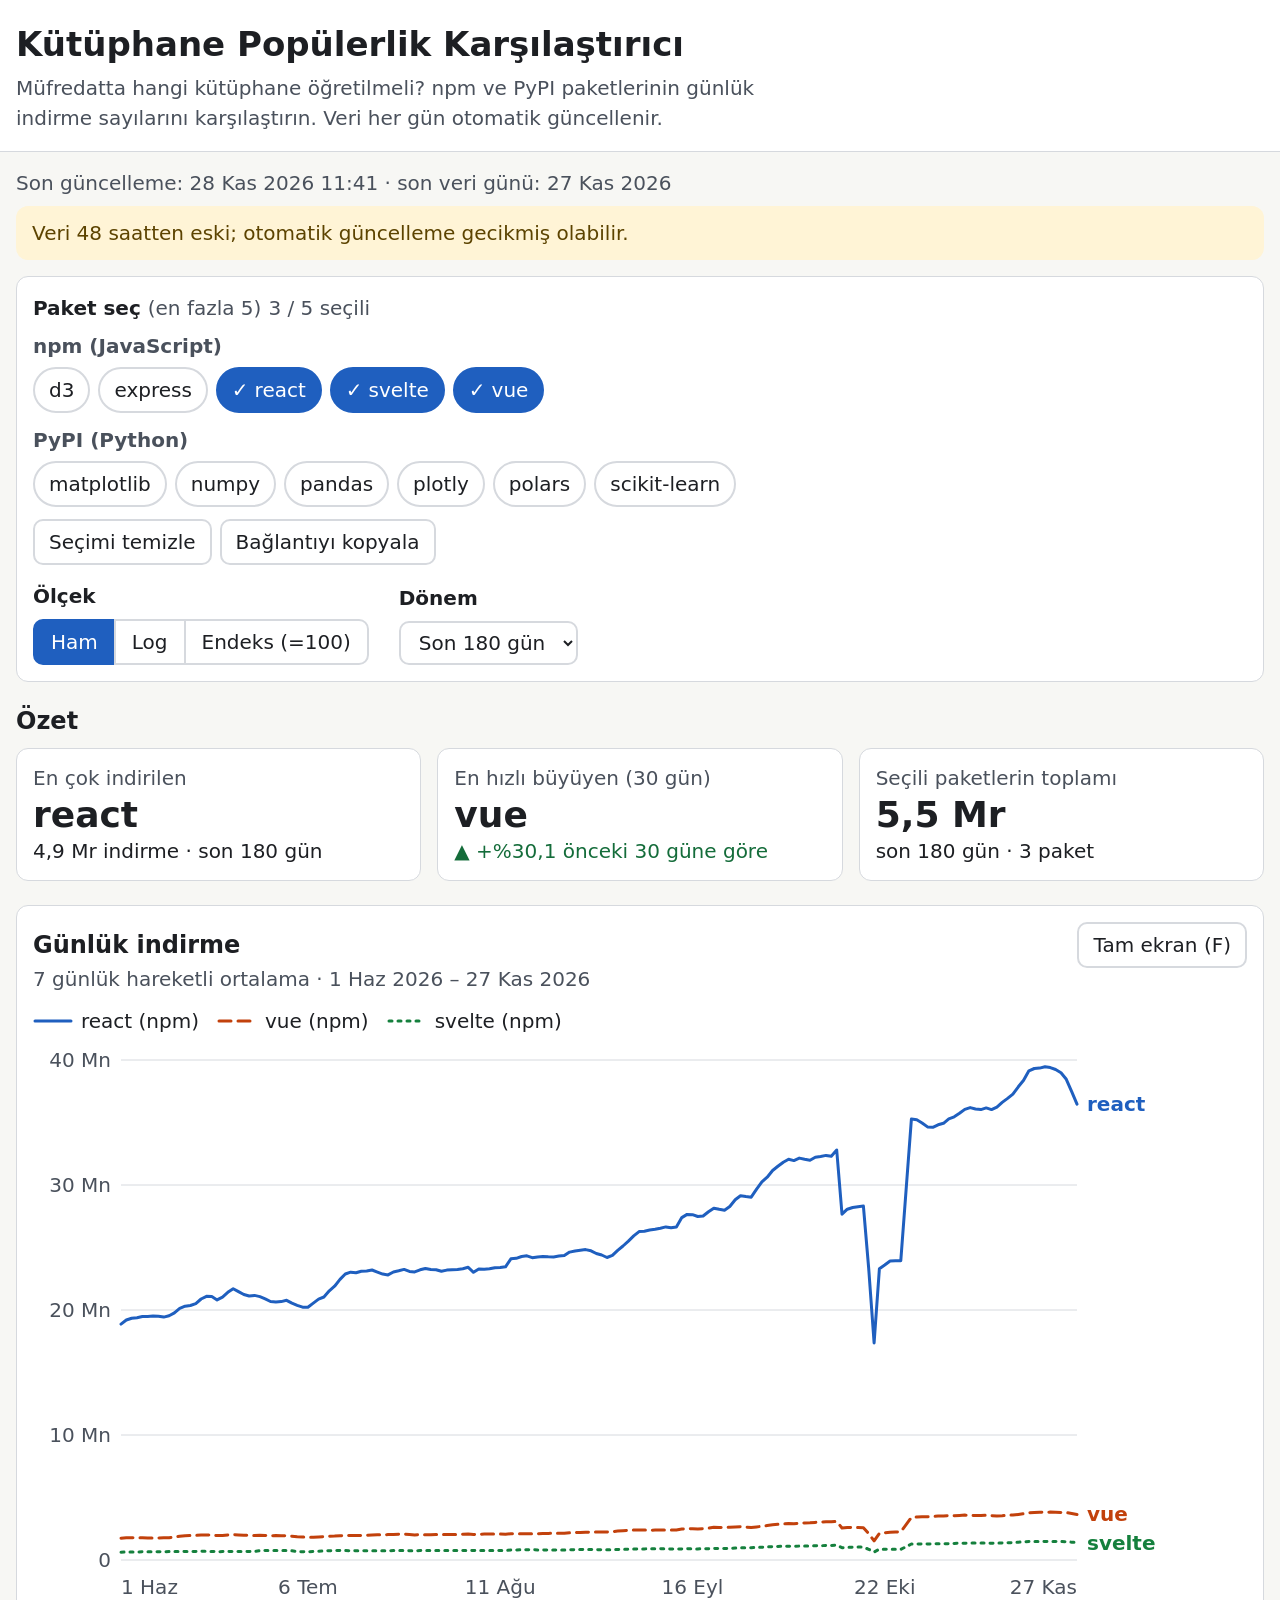
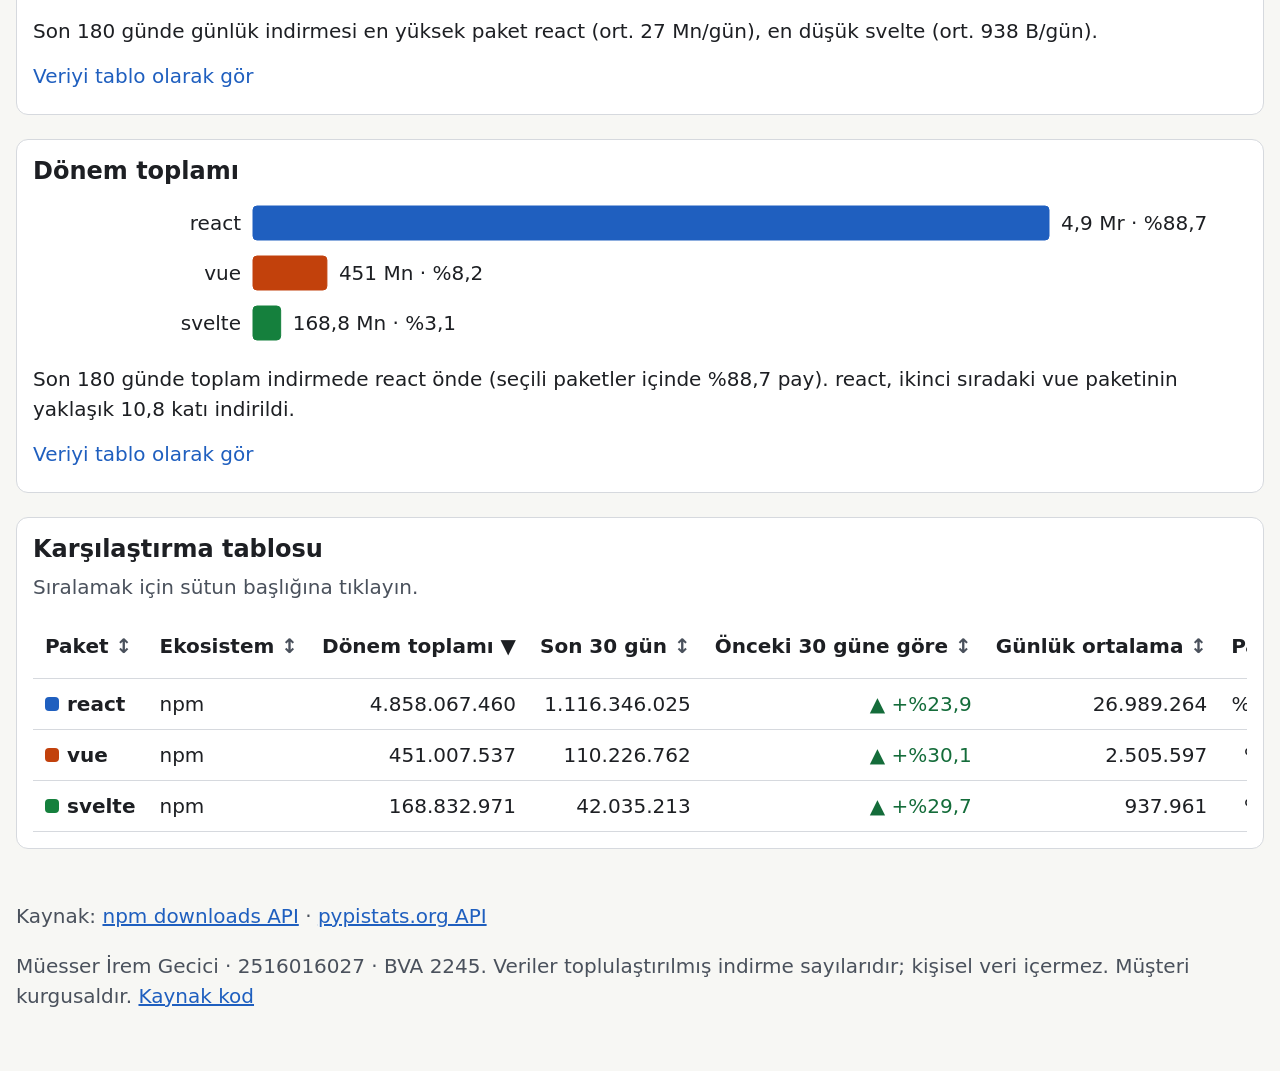
<file: index.html>
<!doctype html>
<html lang="tr">
<head>
  <meta charset="utf-8">
  <meta name="viewport" content="width=device-width, initial-scale=1">
  <title>Kütüphane Popülerlik Karşılaştırıcı</title>
  <meta name="description" content="npm ve PyPI paketlerinin günlük indirme sayılarını karşılaştıran, her gün otomatik güncellenen karar destek panosu.">
  <meta name="theme-color" content="#1f5fbf">
  <link rel="manifest" href="manifest.webmanifest">
  <link rel="icon" href="assets/icons/icon-192.png" type="image/png">
  <link rel="apple-touch-icon" href="assets/icons/icon-192.png">
  <link rel="stylesheet" href="assets/style.css">
  <script src="assets/app.js" defer></script>
</head>
<body>
  <a class="skip" href="#ana">İçeriğe geç</a>

  <header class="site-header">
    <div class="wrap">
      <h1>Kütüphane Popülerlik Karşılaştırıcı</h1>
      <p class="lede">Müfredatta hangi kütüphane öğretilmeli? npm ve PyPI paketlerinin günlük indirme sayılarını karşılaştırın. Veri her gün otomatik güncellenir.</p>
    </div>
  </header>

  <main id="ana" class="wrap">
    <p id="meta" class="meta" role="status" aria-live="polite">Veri yükleniyor…</p>
    <div id="notice" class="notice" role="alert" hidden></div>

    <!-- Kontrol paneli -->
    <section class="panel" aria-labelledby="kontrol-baslik">
      <h2 id="kontrol-baslik" class="visually-hidden">Kontroller</h2>

      <fieldset class="pick">
        <legend>Paket seç <span class="hint">(en fazla 5)</span> <span id="pick-count" class="count" aria-live="polite"></span></legend>
        <div id="pick-groups" class="pick-groups"></div>
        <div class="pick-actions">
          <button type="button" id="btn-clear" class="btn">Seçimi temizle</button>
          <button type="button" id="btn-share" class="btn">Bağlantıyı kopyala</button>
        </div>
      </fieldset>

      <div class="controls">
        <fieldset class="seg">
          <legend>Ölçek</legend>
          <label><input type="radio" name="olcek" value="ham"><span>Ham</span></label>
          <label><input type="radio" name="olcek" value="log"><span>Log</span></label>
          <label><input type="radio" name="olcek" value="endeks"><span>Endeks (=100)</span></label>
        </fieldset>

        <div class="field">
          <label for="donem">Dönem</label>
          <select id="donem">
            <option value="30">Son 30 gün</option>
            <option value="90">Son 90 gün</option>
            <option value="180">Son 180 gün</option>
            <option value="365">Son 365 gün</option>
          </select>
        </div>
      </div>
    </section>

    <!-- KPI -->
    <section aria-labelledby="kpi-baslik">
      <h2 id="kpi-baslik">Özet</h2>
      <div id="kpis" class="kpis"></div>
    </section>

    <!-- Ana grafik -->
    <section id="ana-grafik" class="card chart-card" aria-labelledby="grafik-baslik">
      <div class="card-head">
        <h2 id="grafik-baslik">Günlük indirme</h2>
        <button type="button" id="btn-full" class="btn" aria-keyshortcuts="F">Tam ekran (F)</button>
      </div>
      <p id="grafik-alt" class="sub"></p>
      <ul id="legend" class="legend" aria-label="Grafik açıklaması"></ul>
      <div id="chart" class="chart" role="img"></div>
      <p id="chart-summary" class="summary"></p>
      <details class="as-table">
        <summary>Veriyi tablo olarak gör</summary>
        <div class="table-scroll" tabindex="0" role="region" aria-label="Ana grafik verisi">
          <table id="chart-table"></table>
        </div>
      </details>
    </section>

    <!-- İkincil grafik -->
    <section class="card" aria-labelledby="bar-baslik">
      <h2 id="bar-baslik">Dönem toplamı</h2>
      <div id="bars" class="bars" role="img"></div>
      <p id="bar-summary" class="summary"></p>
      <details class="as-table">
        <summary>Veriyi tablo olarak gör</summary>
        <div class="table-scroll" tabindex="0" role="region" aria-label="Dönem toplamı verisi">
          <table id="bar-table"></table>
        </div>
      </details>
    </section>

    <!-- Detay tablosu -->
    <section class="card" aria-labelledby="tablo-baslik">
      <h2 id="tablo-baslik">Karşılaştırma tablosu</h2>
      <p class="sub">Sıralamak için sütun başlığına tıklayın.</p>
      <div class="table-scroll" tabindex="0" role="region" aria-label="Karşılaştırma tablosu">
        <table id="detail"></table>
      </div>
    </section>
  </main>

  <footer class="wrap site-footer">
    <p id="source">Kaynak: <a href="https://github.com/npm/registry/blob/main/docs/download-counts.md">npm downloads API</a> · <a href="https://pypistats.org/api/">pypistats.org API</a></p>
    <p>Müesser İrem Gecici · 2516016027 · BVA 2245. Veriler toplulaştırılmış indirme sayılarıdır; kişisel veri içermez. Müşteri kurgusaldır. <a href="https://github.com/Miremgecici/kutuphane-populerlik">Kaynak kod</a></p>
  </footer>
</body>
</html>
</file>
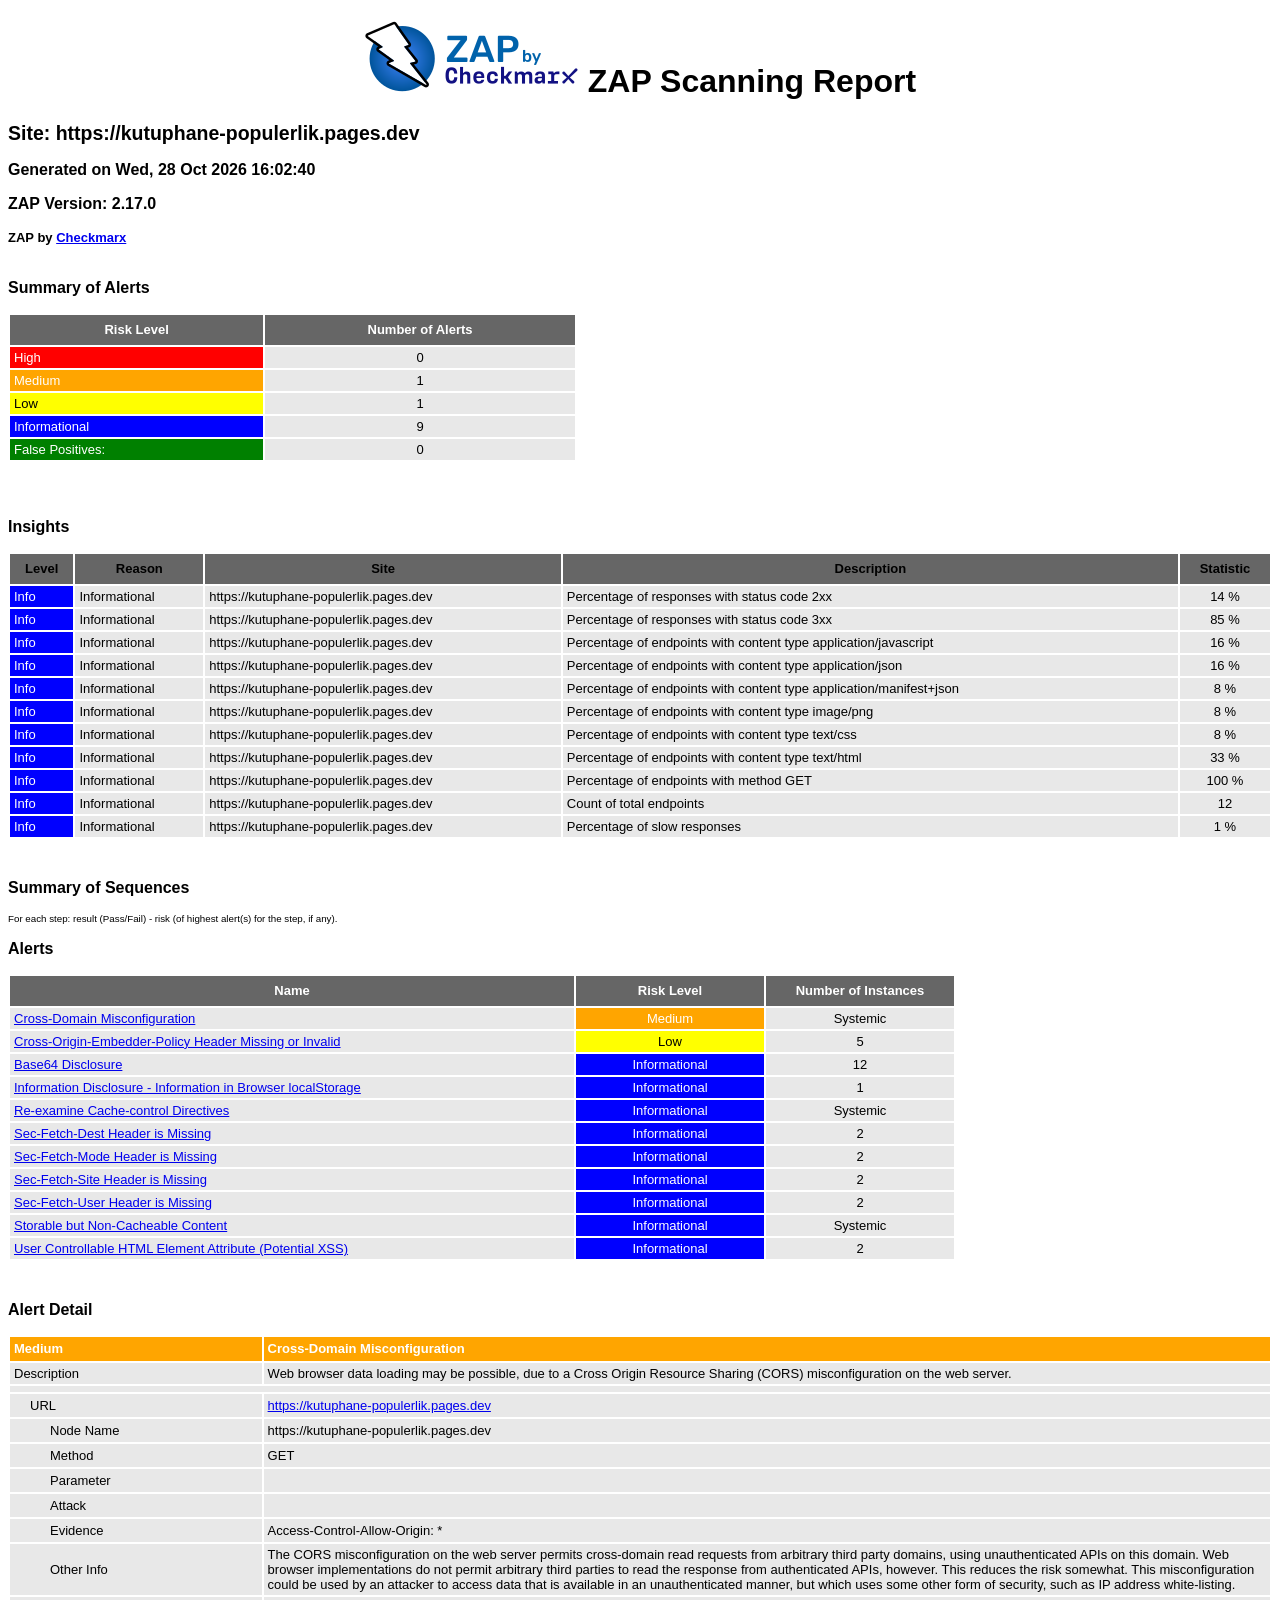
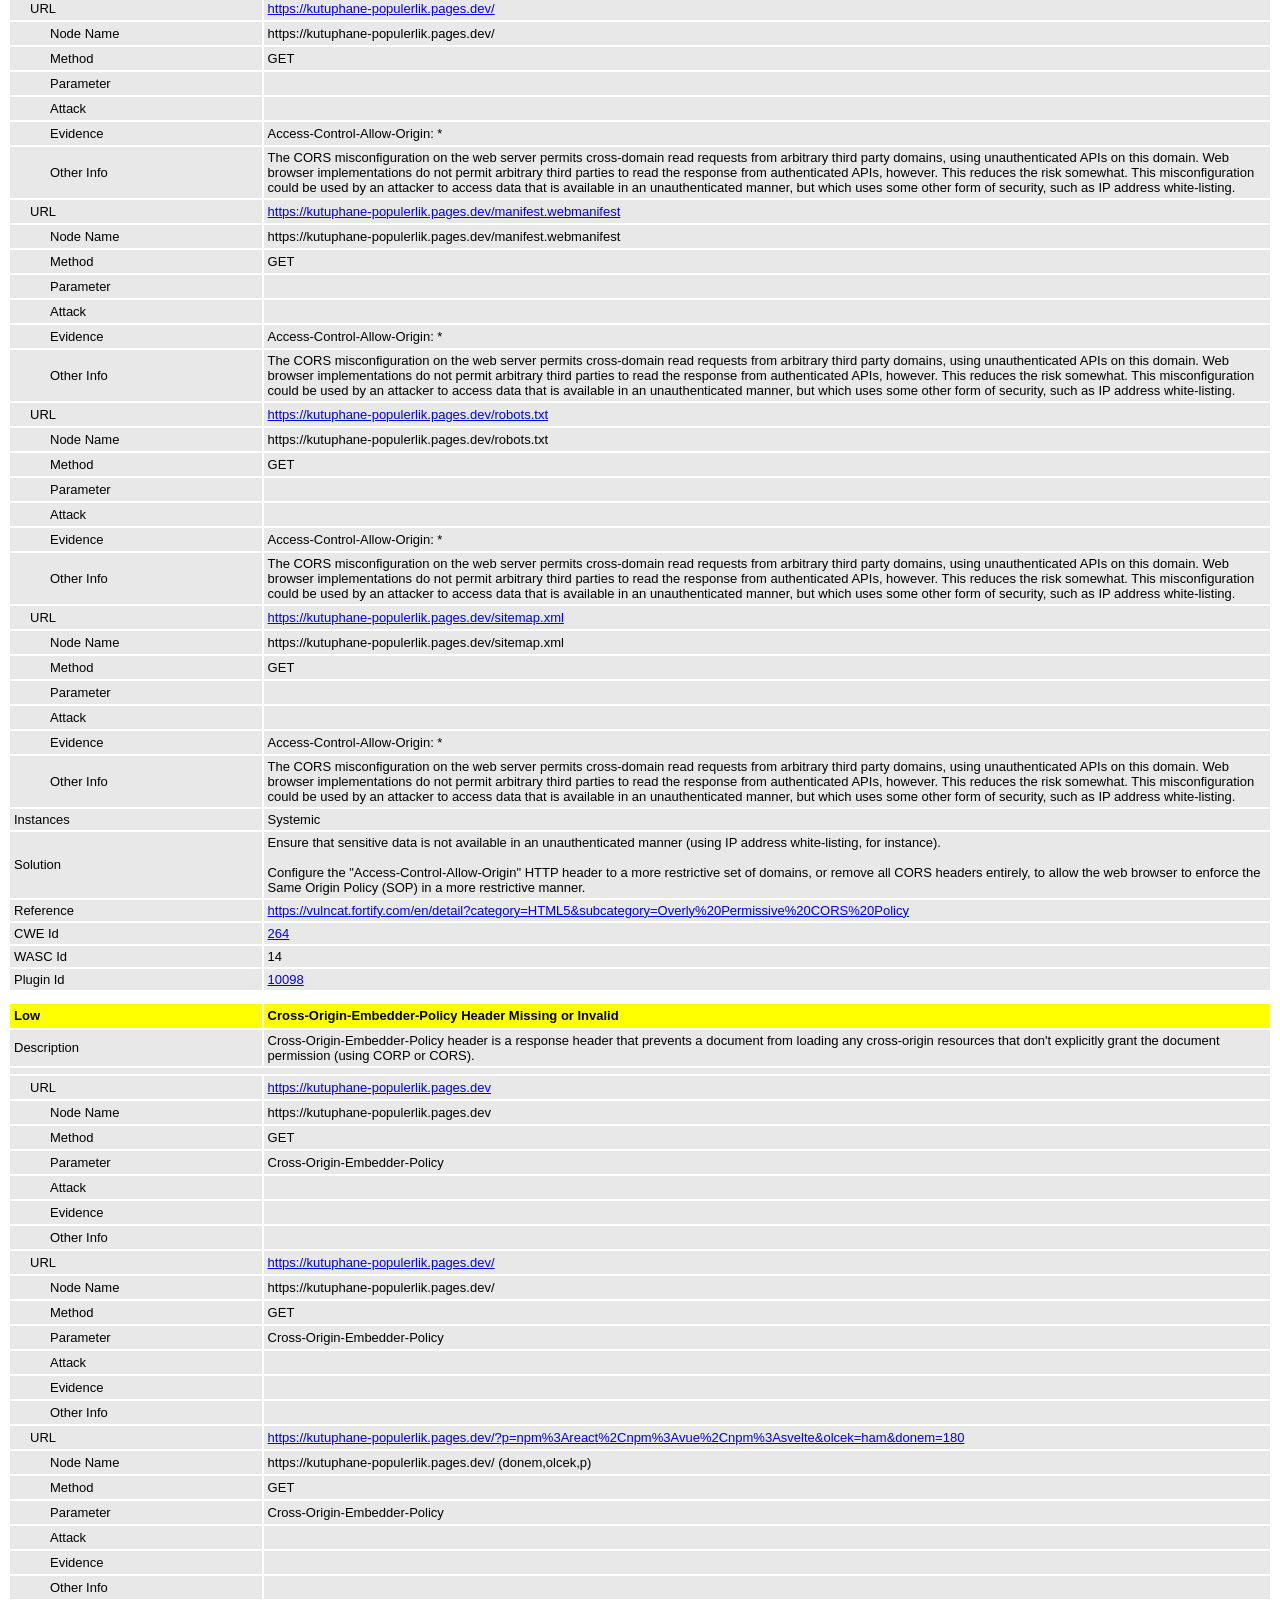
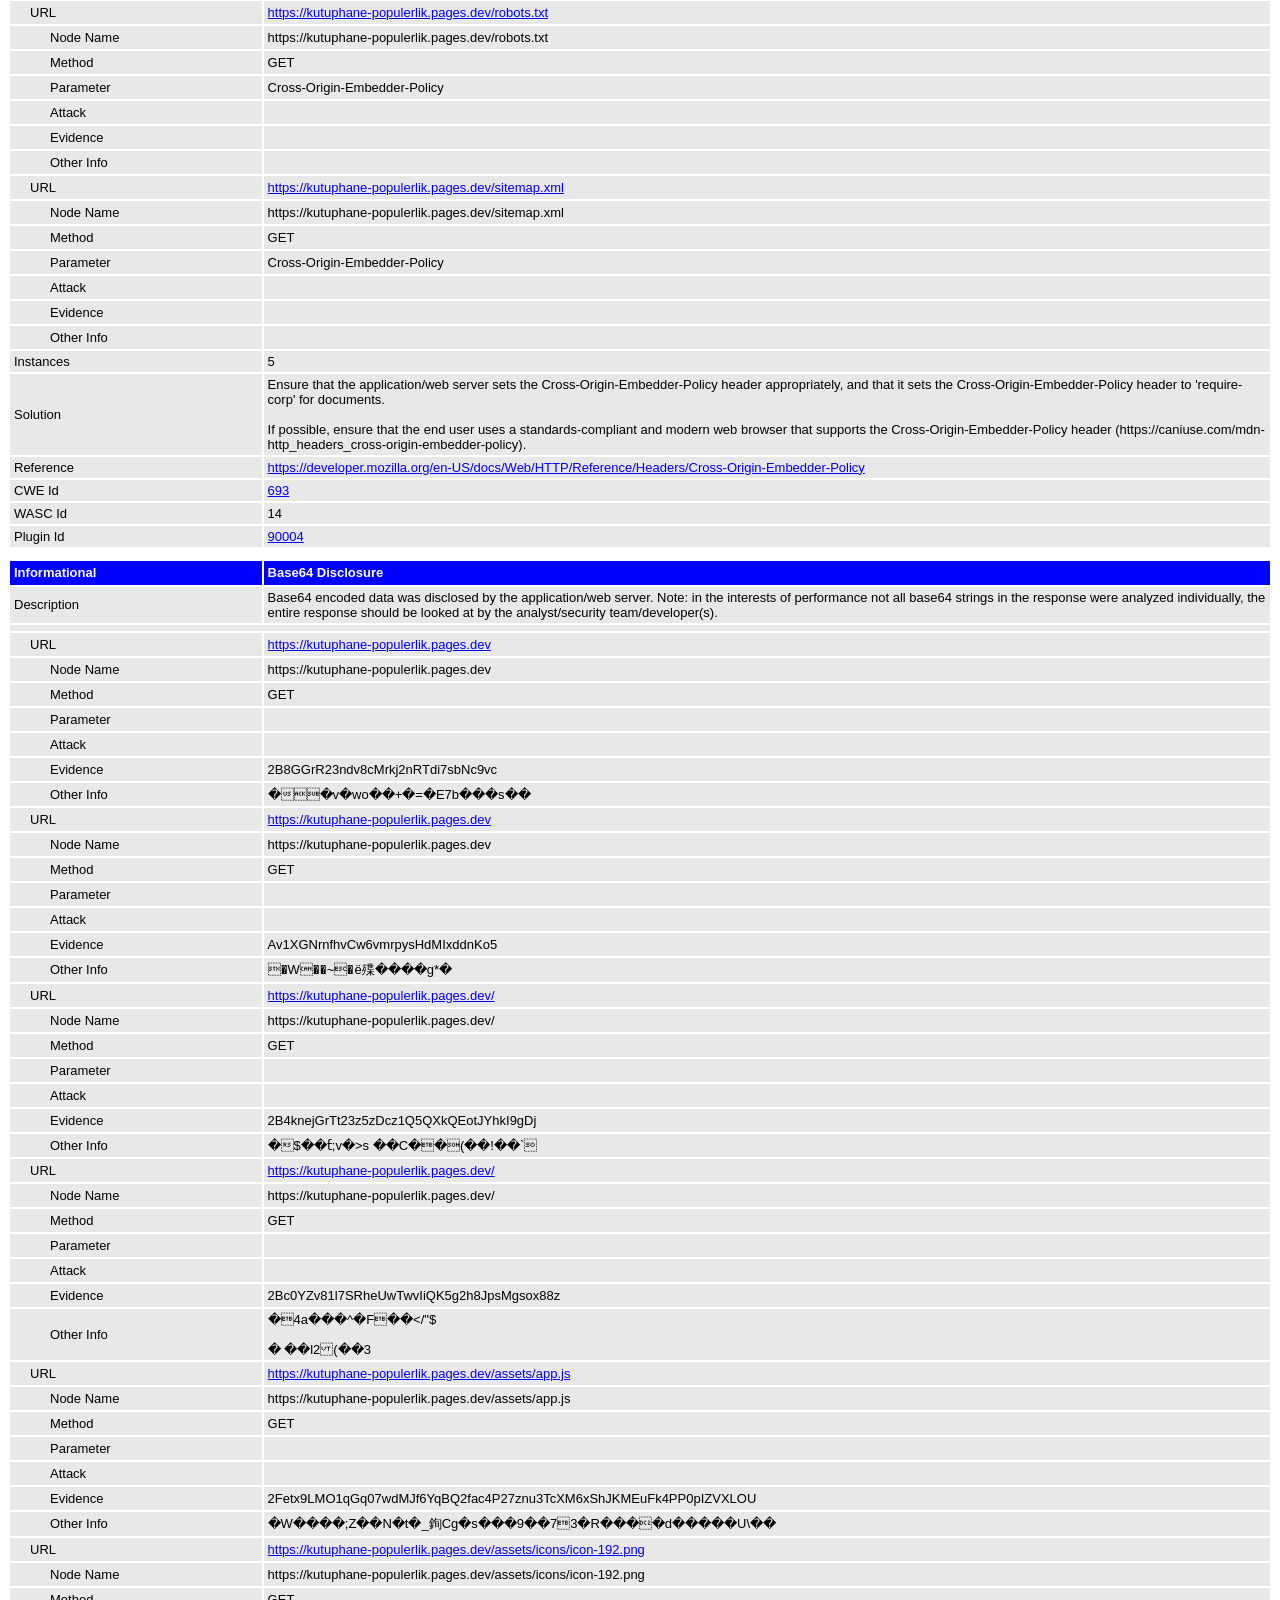
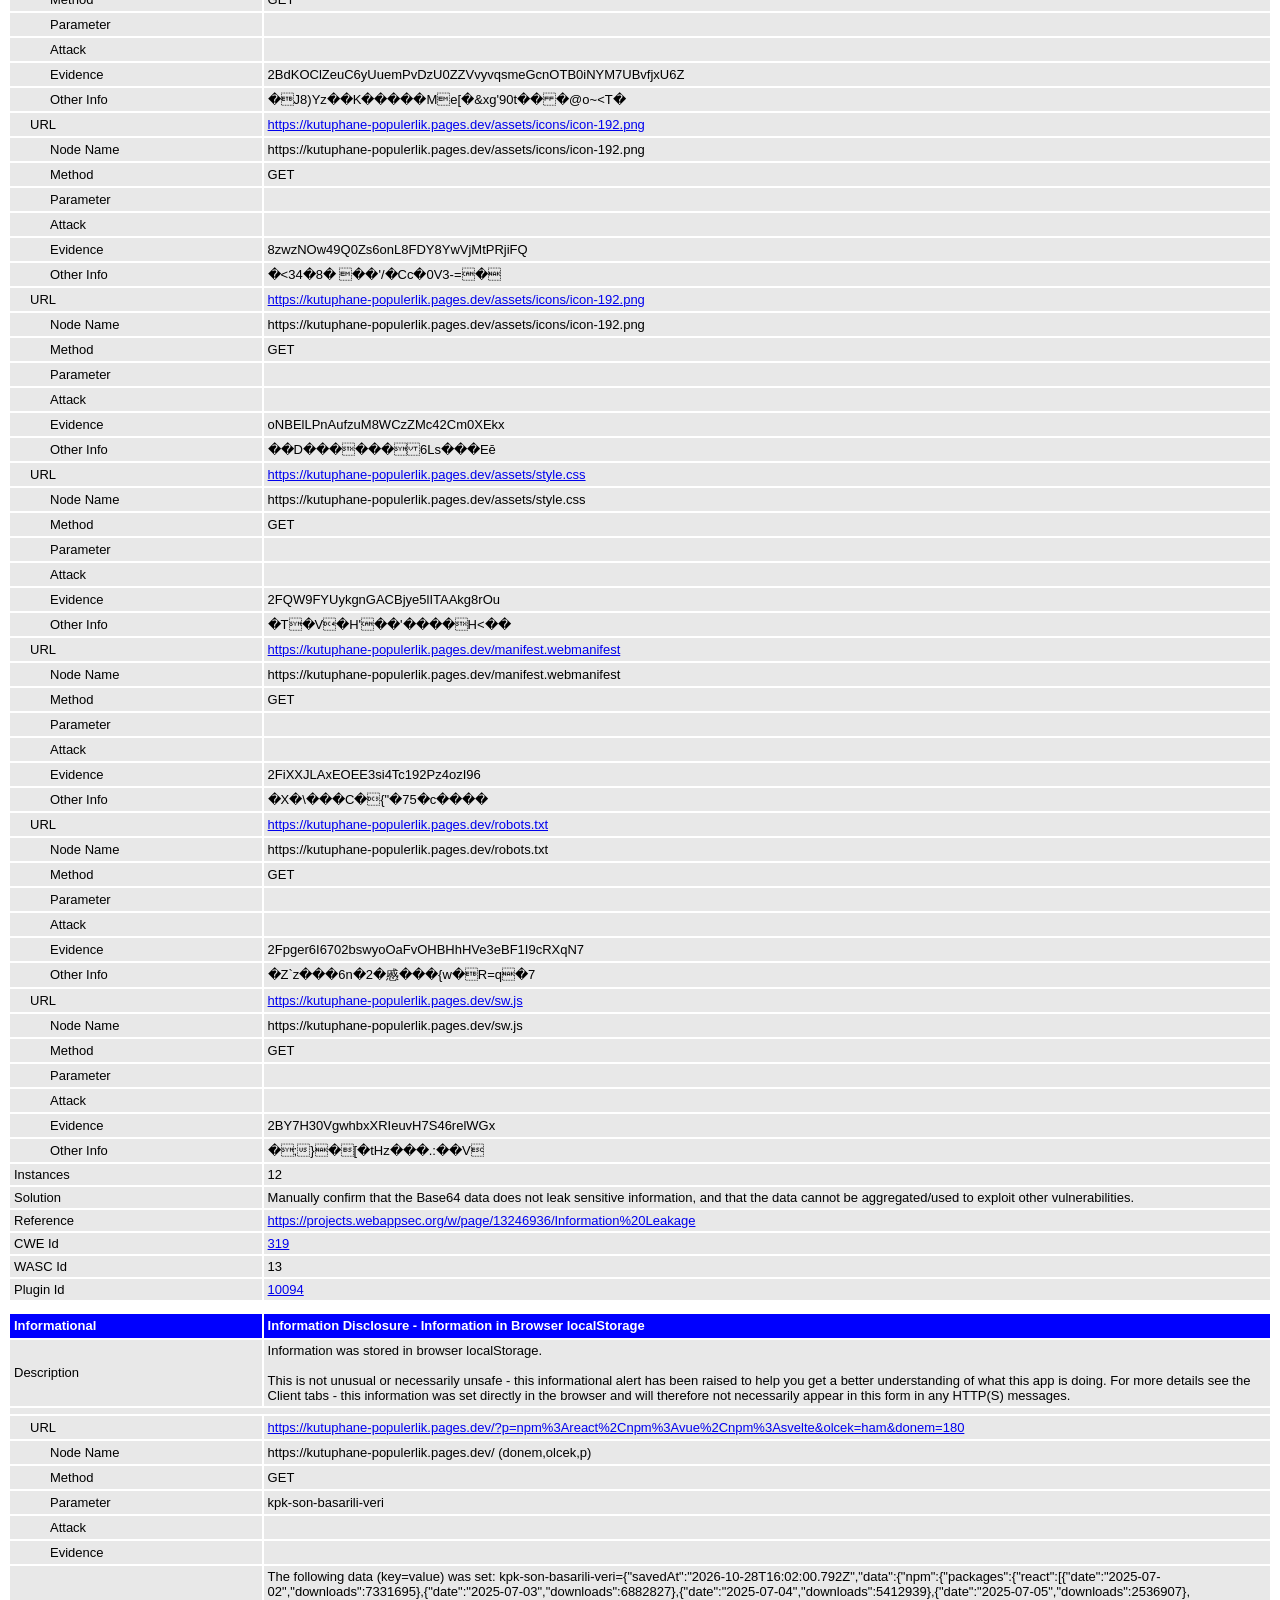
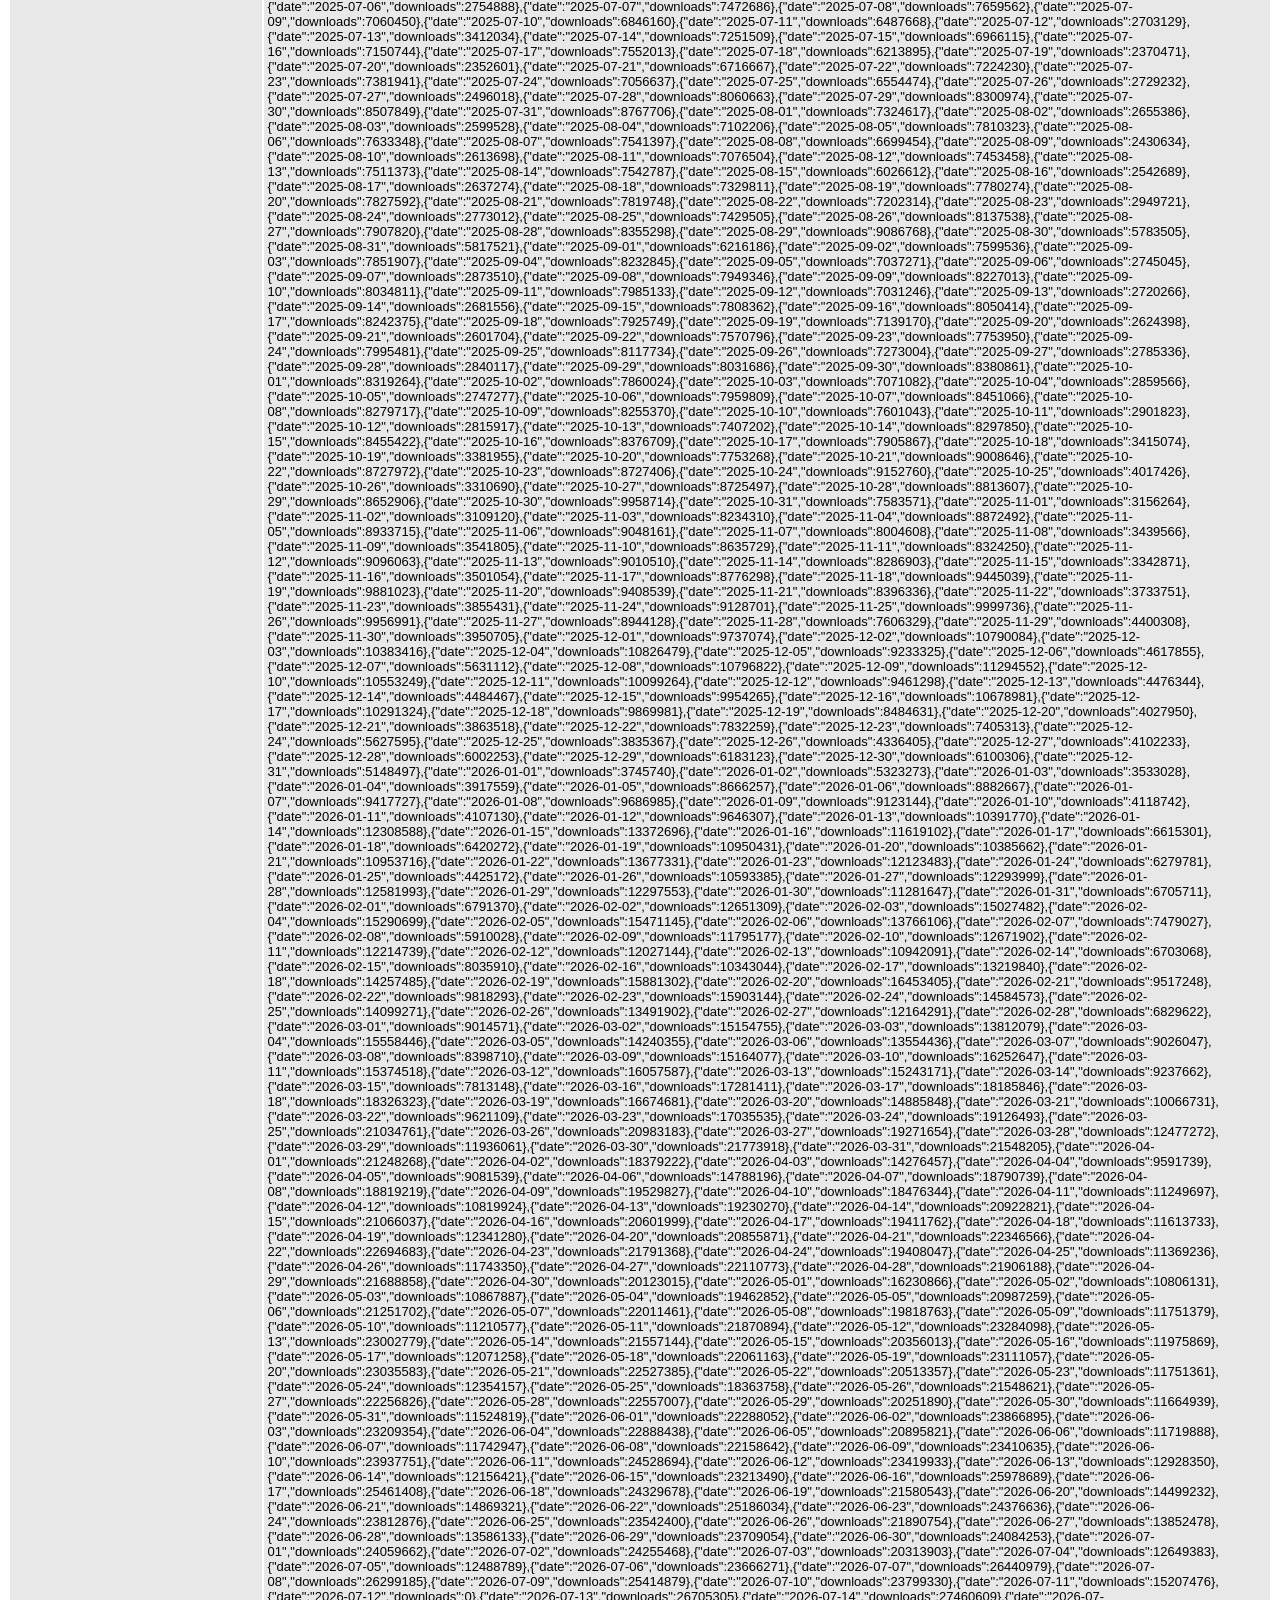
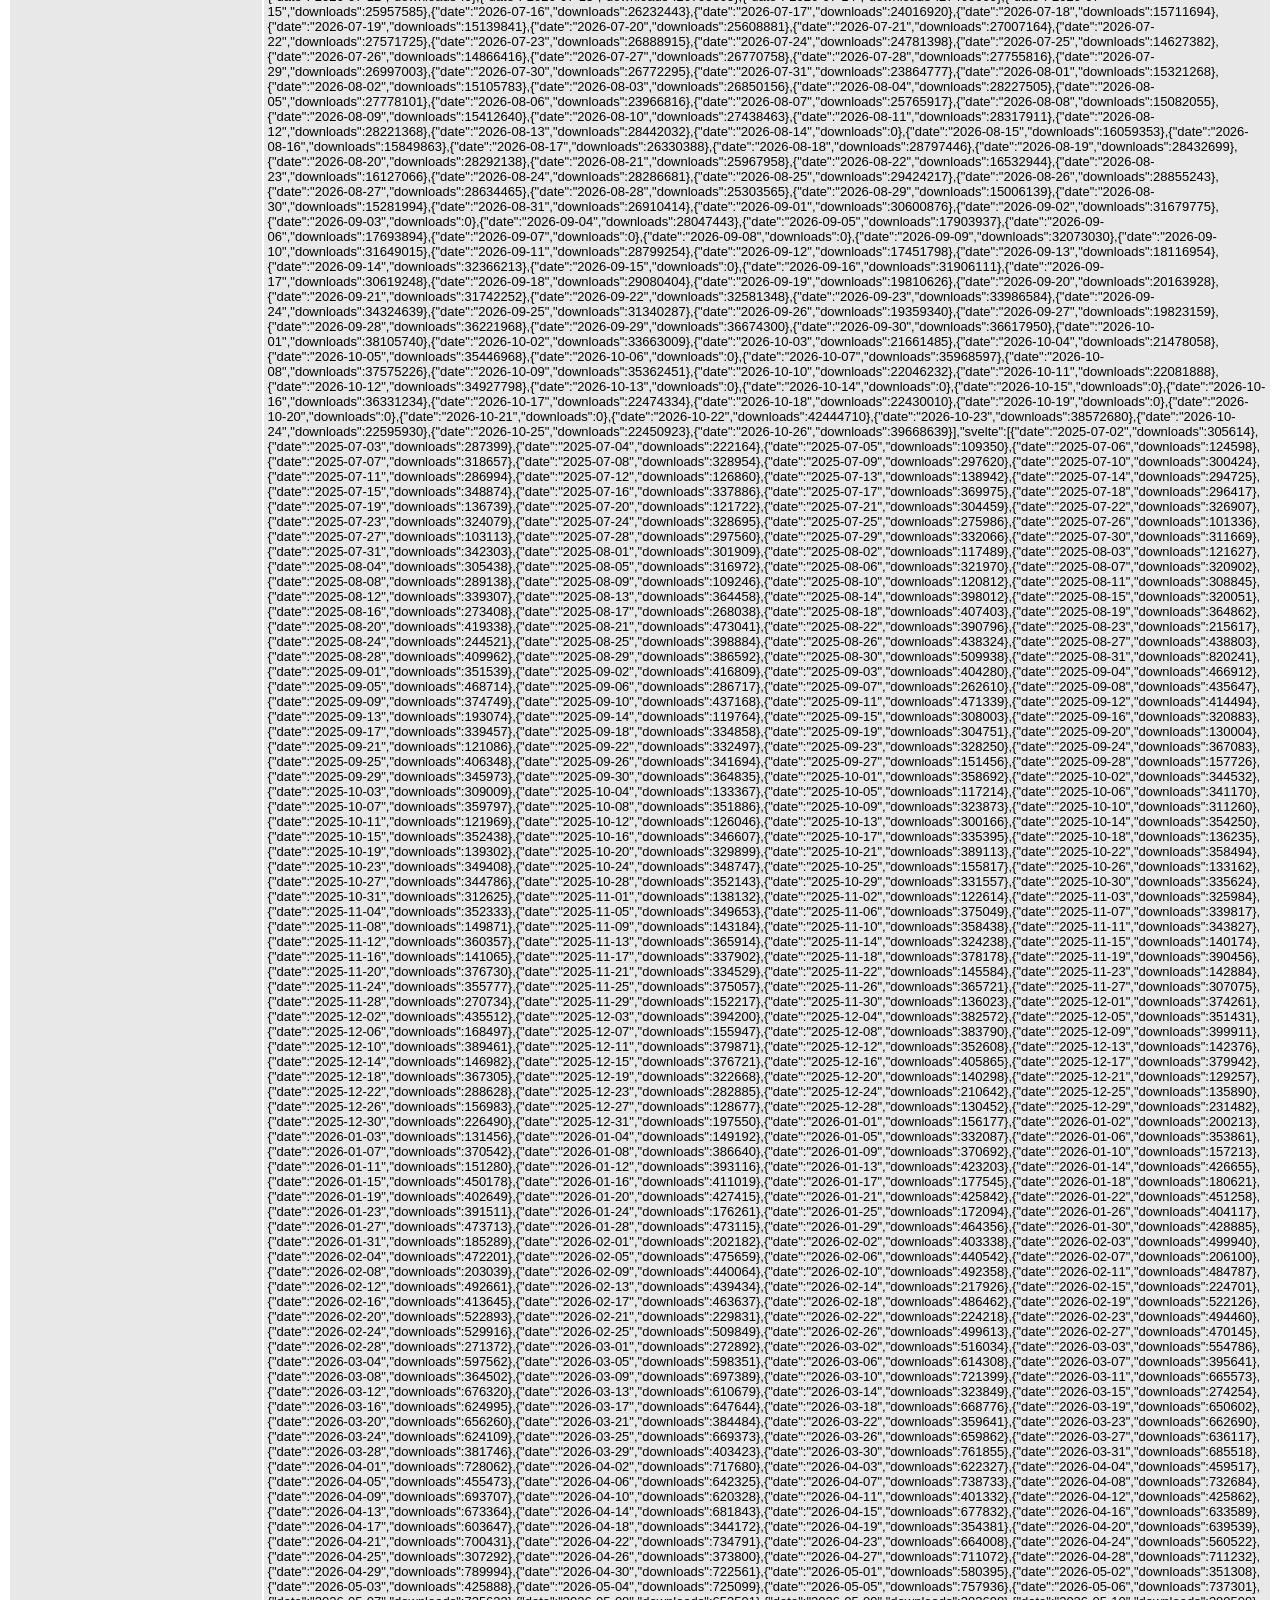
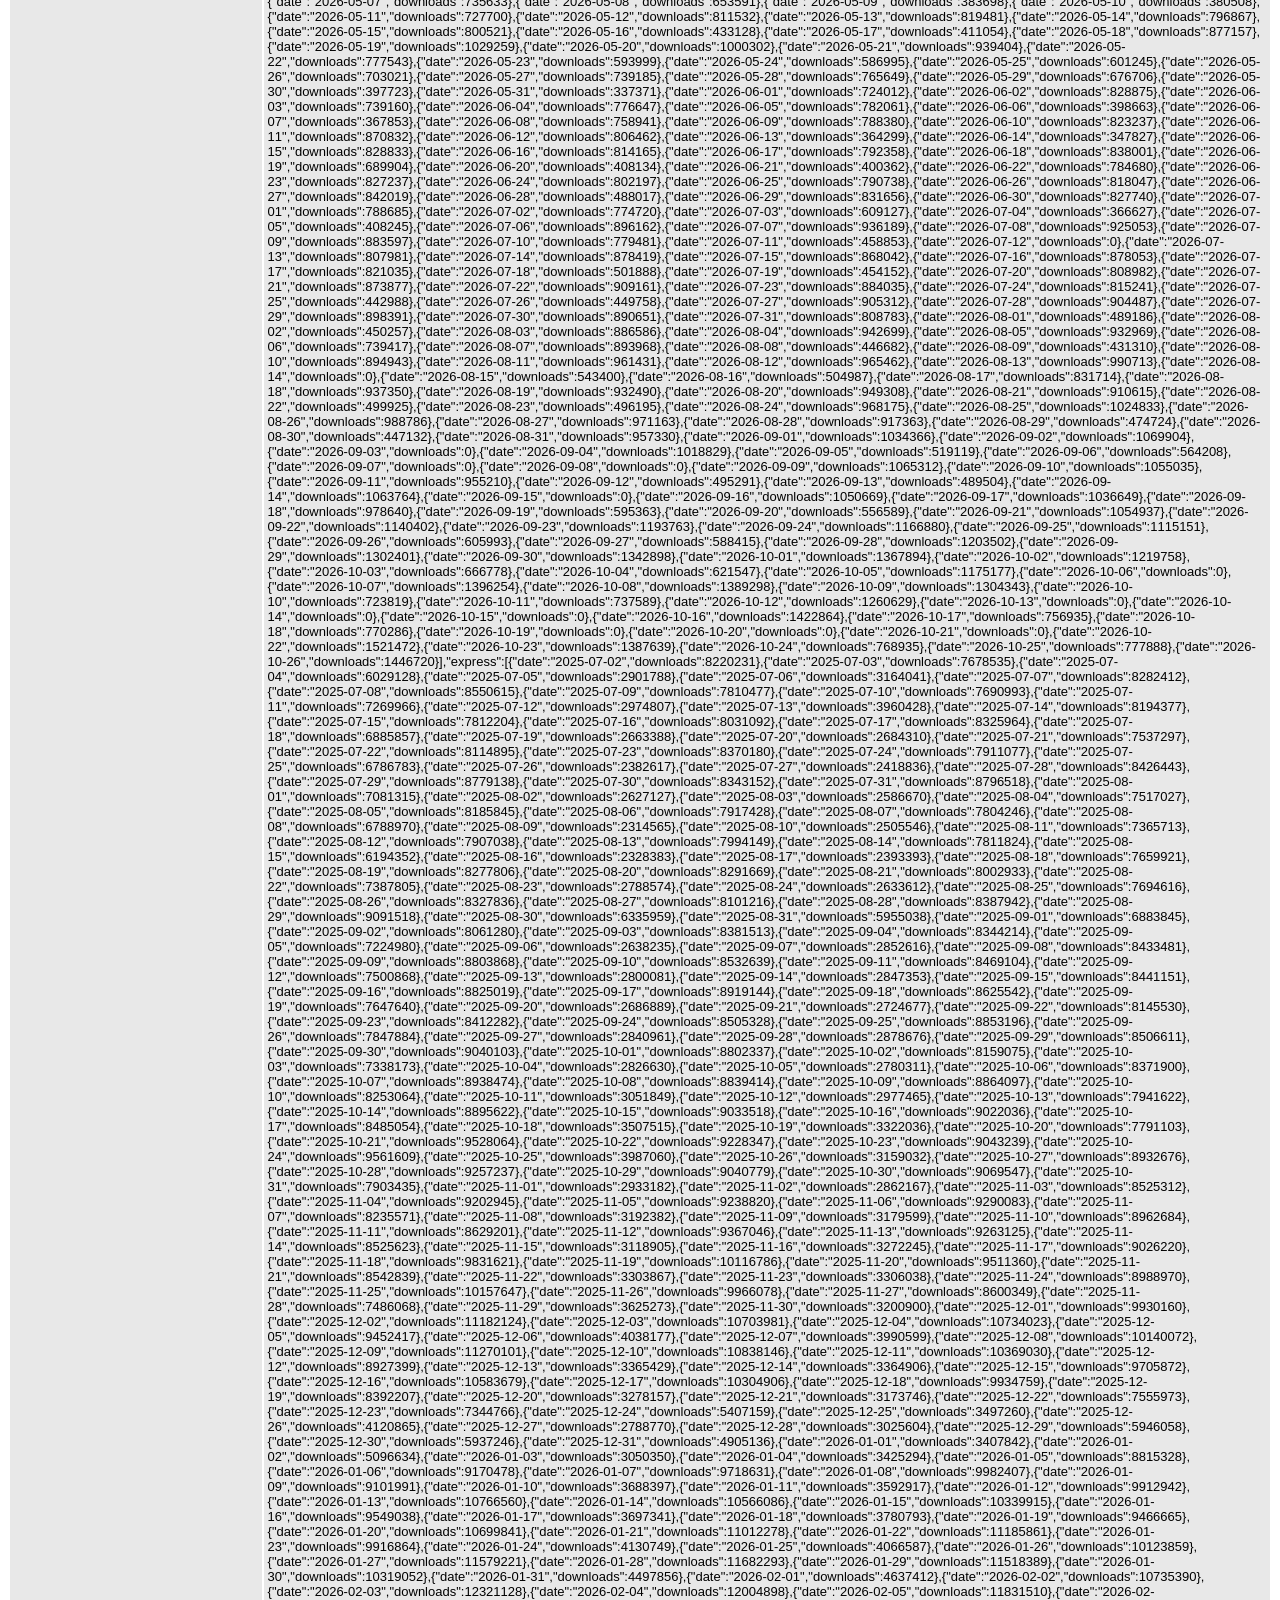
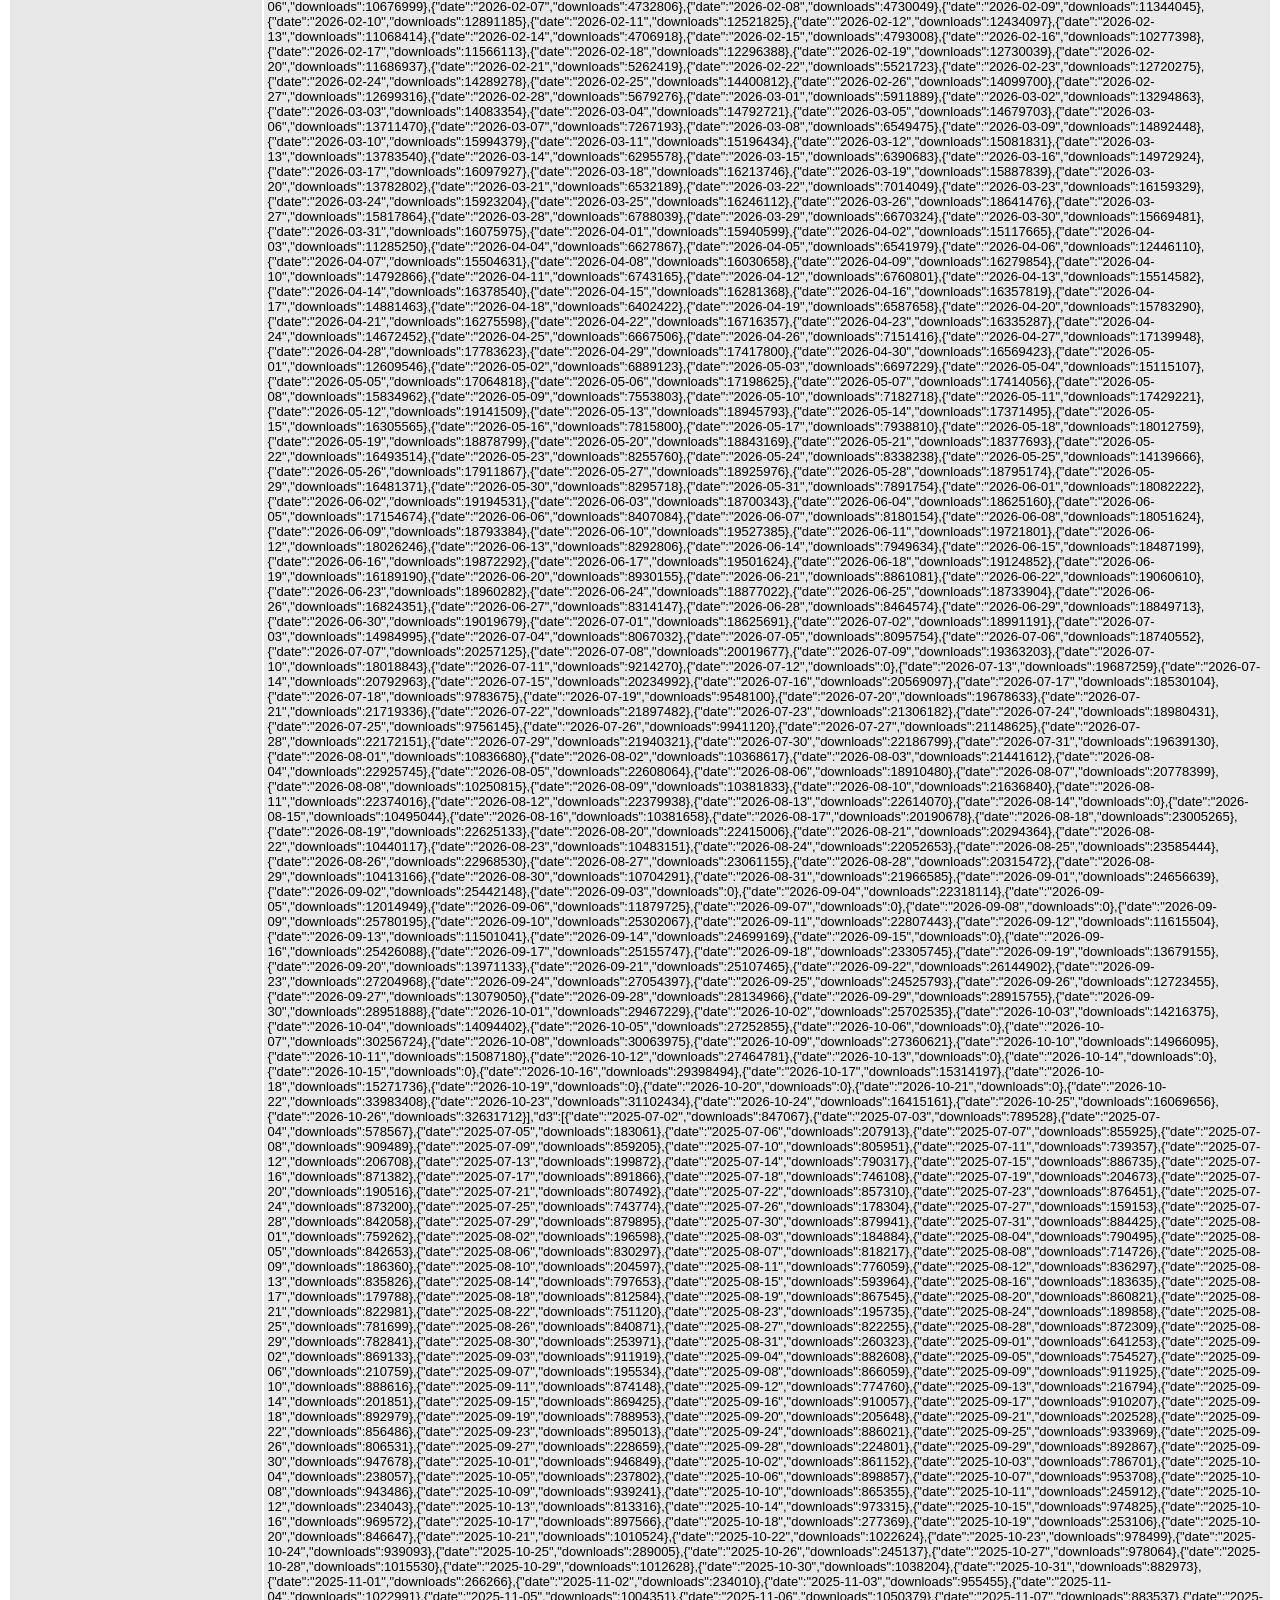
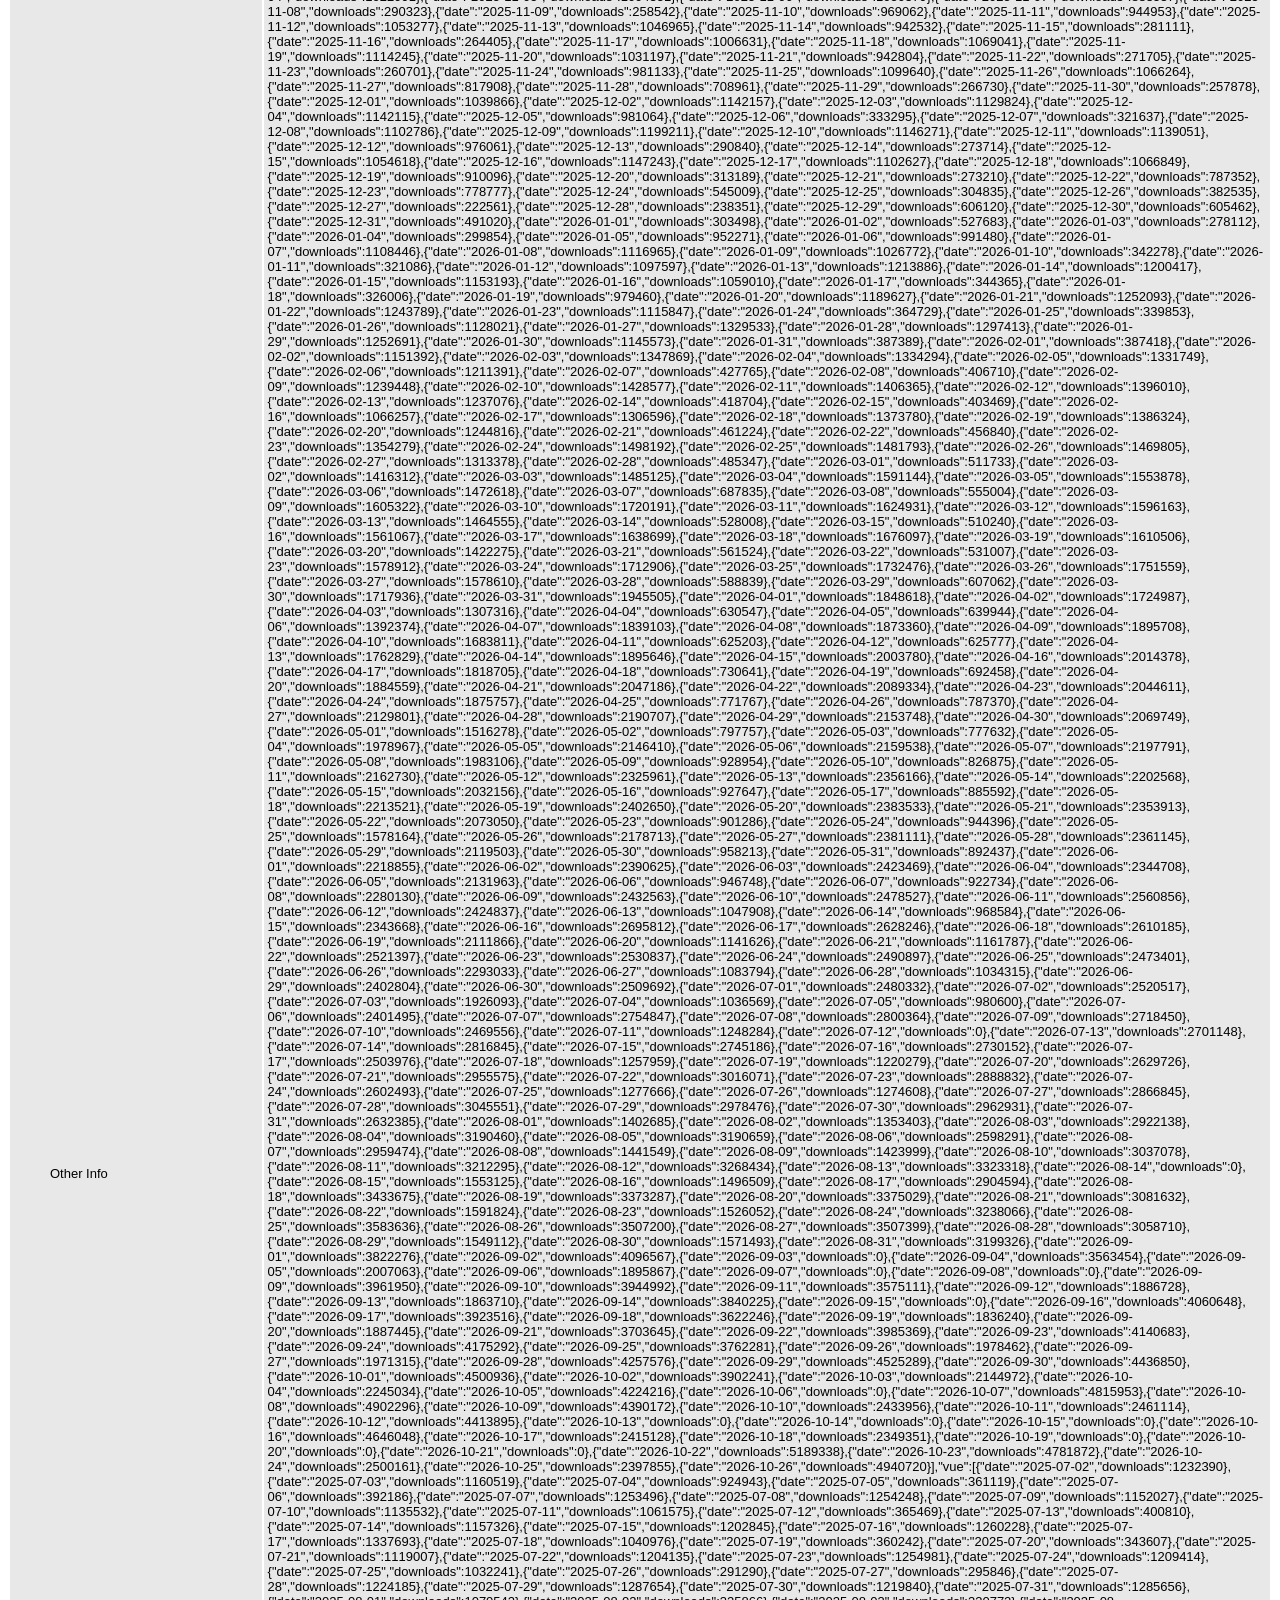
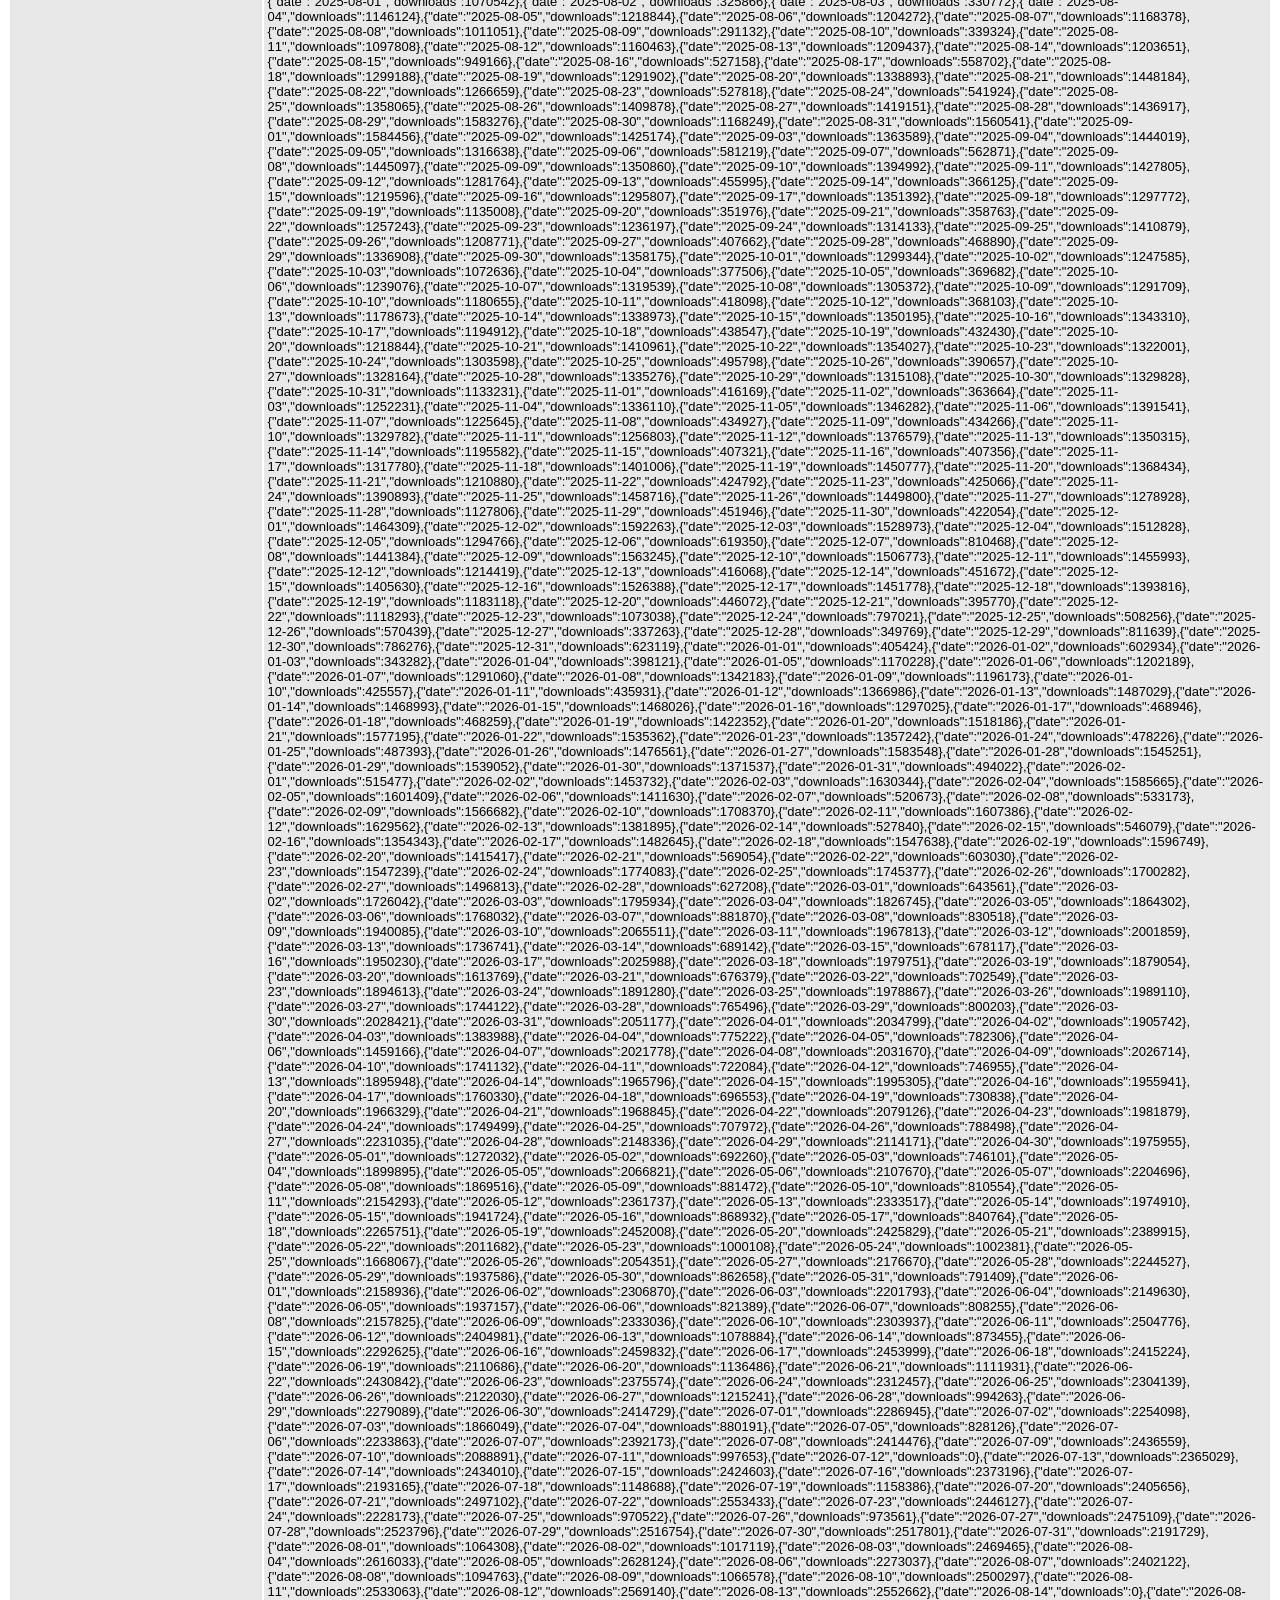
<file: docs/zap/once/report_html.html>
<!DOCTYPE html>
<html>
<head>
<META http-equiv="Content-Type" content="text/html; charset=UTF-8" />
<title>ZAP Scanning Report</title>
<style type="text/css">
body {
	font-family: "Helvetica Neue", Helvetica, Arial, sans-serif;
	color: #000;
	font-size: 13px;
}

h1 {
	text-align: center;
	font-weight: bold;
	font-size: 32px
}

h3 {
	font-size: 16px;
}

table {
	border: none;
	font-size: 13px;
}

td, th {
	padding: 3px 4px;
	word-break: break-word;
}

th {
	font-weight: bold;
	background-color: #666666;
}

td {
	background-color: #e8e8e8;
}

.spacer {
	margin: 10px;
}

.spacer-lg {
	margin: 40px;
}

.indent1 {
	padding: 4px 20px;
}

.indent2 {
	padding: 4px 40px;
}

.risk-3 {
	background-color: red;
	color: #FFF;
}

.risk-2 {
	background-color: orange;
	color: #FFF;
}

.risk-1 {
	background-color: yellow;
	color: #000;
}

.risk-0 {
	background-color: blue;
	color: #FFF;
}

.risk--1 {
	background-color: green;
	color: #FFF;
}

.summary {
	width: 45%;
}

.summary th {
	color: #FFF;
}

.summary100 {
	width: 100%;
}

.summary80 {
	width: 80%;
}

.tdconstrainer {
	width: 9.1%;
	padding: 0
}

.alerts {
	width: 75%;
}

.alerts th {
	color: #FFF;
}

.results {
	width: 100%;
}

.results th {
	text-align: left;
}

.left-header {
	display: inline-block;
}

.pass {
	background: green;
	color: white
}

.pass::before {
	content: '\2714';
	color: white
}

.fail {
	background: red;
	color: white
}

.fail::before {
	content: '\2716';
	color: white
}

.alert-3b::before {
	content: '\2691';
	color: red
}

.alert-2b::before {
	content: '\2691 ';
	color: orange
}

.alert-1b::before {
	content: '\2691';
	color: yellow
}

.alert-0b::before {
	content: '\2691';
	color: blue
}

.alert-3a::after {
	content: '\2691';
	color: red
}

.alert-2a::after {
	content: '\2691 ';
	color: orange
}

.alert-1a::after {
	content: '\2691';
	color: yellow
}

.alert-0a::after {
	content: '\2691';
	color: blue
}

.lm2 {
	margin-left: 2em;
}

.smallnote {
	font-size: 0.75em
}

.alwayswhite {
	color: white
}

.script-diagnostic-screenshot {
	display: block;
	max-width: 100%;
	height: auto;
}
</style>
</head>
<body>
	<h1>
		<!-- The ZAP by Checkmark Logo -->
		<img
			src="[data-uri]"
			alt="" />
		ZAP Scanning Report
	</h1>
	<p />
	

	<h2>
		
		Site: https://kutuphane-populerlik.pages.dev
		
	</h2>

	<h3>
		Generated on Wed, 28 Oct 2026 16:02:40
	</h3>

	<h3>
		ZAP Version: 2.17.0
	</h3>

	<h4>
		ZAP by <a href="https://checkmarx.com/">Checkmarx</a>
	</h4>

	
		<h3 class="left-header">Summary of Alerts</h3>
		<table class="summary">
			<tr>
				<th width="45%"
					height="24">Risk Level</th>
				<th width="55%"
					align="center">Number of Alerts</th>
			</tr>
			<tr>
				<td class="risk-3">
					<div>High</div>
				</td>
				<td align="center">
					<div>0</div>
				</td>
			</tr>
			<tr>
				<td class="risk-2">
					<div>Medium</div>
				</td>
				<td align="center">
					<div>1</div>
				</td>
			</tr>
			<tr>
				<td class="risk-1">
					<div>Low</div>
				</td>
				<td align="center">
					<div>1</div>
				</td>
			</tr>
			<tr>
				<td class="risk-0">
					<div>Informational</div>
				</td>
				<td align="center">
					<div>9</div>
				</td>
			</tr>
			<tr>
				<td class="risk--1">
					<div>				False Positives:</div>
				</td>
				<td align="center">
					<div>0</div>
				</td>
			</tr>
		</table>
		<div class="spacer-lg"></div>
	
	
	
		<h3 class="left-header">Insights</h3>
		
		<table class="summary100">
			<tr>
				<th height="24">Level</th>
				<th>Reason</th>
				<th>Site</th>
				<th>Description</th>
				<th>Statistic</th>
			</tr>
			
				<tr>
				<td class="risk-0">
					<div>Info</div>
				</td>
				<td>
					<div>Informational</div>
				</td>
				<td>
					<div>https://kutuphane-populerlik.pages.dev</div>
				</td>
				<td>
					<div>Percentage of responses with status code 2xx</div>
				</td>
				<td align="center">
					<div>14 %</div>
				</td>
				</tr>
			
				<tr>
				<td class="risk-0">
					<div>Info</div>
				</td>
				<td>
					<div>Informational</div>
				</td>
				<td>
					<div>https://kutuphane-populerlik.pages.dev</div>
				</td>
				<td>
					<div>Percentage of responses with status code 3xx</div>
				</td>
				<td align="center">
					<div>85 %</div>
				</td>
				</tr>
			
				<tr>
				<td class="risk-0">
					<div>Info</div>
				</td>
				<td>
					<div>Informational</div>
				</td>
				<td>
					<div>https://kutuphane-populerlik.pages.dev</div>
				</td>
				<td>
					<div>Percentage of endpoints with content type application/javascript</div>
				</td>
				<td align="center">
					<div>16 %</div>
				</td>
				</tr>
			
				<tr>
				<td class="risk-0">
					<div>Info</div>
				</td>
				<td>
					<div>Informational</div>
				</td>
				<td>
					<div>https://kutuphane-populerlik.pages.dev</div>
				</td>
				<td>
					<div>Percentage of endpoints with content type application/json</div>
				</td>
				<td align="center">
					<div>16 %</div>
				</td>
				</tr>
			
				<tr>
				<td class="risk-0">
					<div>Info</div>
				</td>
				<td>
					<div>Informational</div>
				</td>
				<td>
					<div>https://kutuphane-populerlik.pages.dev</div>
				</td>
				<td>
					<div>Percentage of endpoints with content type application/manifest+json</div>
				</td>
				<td align="center">
					<div>8 %</div>
				</td>
				</tr>
			
				<tr>
				<td class="risk-0">
					<div>Info</div>
				</td>
				<td>
					<div>Informational</div>
				</td>
				<td>
					<div>https://kutuphane-populerlik.pages.dev</div>
				</td>
				<td>
					<div>Percentage of endpoints with content type image/png</div>
				</td>
				<td align="center">
					<div>8 %</div>
				</td>
				</tr>
			
				<tr>
				<td class="risk-0">
					<div>Info</div>
				</td>
				<td>
					<div>Informational</div>
				</td>
				<td>
					<div>https://kutuphane-populerlik.pages.dev</div>
				</td>
				<td>
					<div>Percentage of endpoints with content type text/css</div>
				</td>
				<td align="center">
					<div>8 %</div>
				</td>
				</tr>
			
				<tr>
				<td class="risk-0">
					<div>Info</div>
				</td>
				<td>
					<div>Informational</div>
				</td>
				<td>
					<div>https://kutuphane-populerlik.pages.dev</div>
				</td>
				<td>
					<div>Percentage of endpoints with content type text/html</div>
				</td>
				<td align="center">
					<div>33 %</div>
				</td>
				</tr>
			
				<tr>
				<td class="risk-0">
					<div>Info</div>
				</td>
				<td>
					<div>Informational</div>
				</td>
				<td>
					<div>https://kutuphane-populerlik.pages.dev</div>
				</td>
				<td>
					<div>Percentage of endpoints with method GET</div>
				</td>
				<td align="center">
					<div>100 %</div>
				</td>
				</tr>
			
				<tr>
				<td class="risk-0">
					<div>Info</div>
				</td>
				<td>
					<div>Informational</div>
				</td>
				<td>
					<div>https://kutuphane-populerlik.pages.dev</div>
				</td>
				<td>
					<div>Count of total endpoints</div>
				</td>
				<td align="center">
					<div>12   </div>
				</td>
				</tr>
			
				<tr>
				<td class="risk-0">
					<div>Info</div>
				</td>
				<td>
					<div>Informational</div>
				</td>
				<td>
					<div>https://kutuphane-populerlik.pages.dev</div>
				</td>
				<td>
					<div>Percentage of slow responses</div>
				</td>
				<td align="center">
					<div>1 %</div>
				</td>
				</tr>
			
		</table>
		<div class="spacer-lg"></div>
	

	

	
		
			<h3>Summary of Sequences</h3>
			<p class="smallnote">For each step: result (Pass/Fail) - risk (of highest alert(s) for the step, if any).</p>

			
				</table>
			
		
	</th:block>

	
		<h3>Alerts</h3>
		<table class="alerts">
			<tr>
				<th width="60%" height="24">Name</th>
				<th width="20%"
					align="center">Risk Level</th>
				<th width="20%"
					align="center">Number of Instances</th>
			</tr>
			<tr>
				<td><a href="#10098">Cross-Domain Misconfiguration</a></td>
				<td align="center" class="risk-2">Medium</td>
				
				<td align="center">Systemic</td>
				
				
			</tr>
			<tr>
				<td><a href="#90004">Cross-Origin-Embedder-Policy Header Missing or Invalid</a></td>
				<td align="center" class="risk-1">Low</td>
				
				
				<td align="center">5</td>
				
			</tr>
			<tr>
				<td><a href="#10094">Base64 Disclosure</a></td>
				<td align="center" class="risk-0">Informational</td>
				
				
				<td align="center">12</td>
				
			</tr>
			<tr>
				<td><a href="#120000">Information Disclosure - Information in Browser localStorage</a></td>
				<td align="center" class="risk-0">Informational</td>
				
				
				<td align="center">1</td>
				
			</tr>
			<tr>
				<td><a href="#10015">Re-examine Cache-control Directives</a></td>
				<td align="center" class="risk-0">Informational</td>
				
				<td align="center">Systemic</td>
				
				
			</tr>
			<tr>
				<td><a href="#90005">Sec-Fetch-Dest Header is Missing</a></td>
				<td align="center" class="risk-0">Informational</td>
				
				
				<td align="center">2</td>
				
			</tr>
			<tr>
				<td><a href="#90005">Sec-Fetch-Mode Header is Missing</a></td>
				<td align="center" class="risk-0">Informational</td>
				
				
				<td align="center">2</td>
				
			</tr>
			<tr>
				<td><a href="#90005">Sec-Fetch-Site Header is Missing</a></td>
				<td align="center" class="risk-0">Informational</td>
				
				
				<td align="center">2</td>
				
			</tr>
			<tr>
				<td><a href="#90005">Sec-Fetch-User Header is Missing</a></td>
				<td align="center" class="risk-0">Informational</td>
				
				
				<td align="center">2</td>
				
			</tr>
			<tr>
				<td><a href="#10049">Storable but Non-Cacheable Content</a></td>
				<td align="center" class="risk-0">Informational</td>
				
				<td align="center">Systemic</td>
				
				
			</tr>
			<tr>
				<td><a href="#10031">User Controllable HTML Element Attribute (Potential XSS)</a></td>
				<td align="center" class="risk-0">Informational</td>
				
				
				<td align="center">2</td>
				
			</tr>
		</table>
		<div class="spacer-lg"></div>
	

	
		<h3>Alert Detail</h3>
		
			<table class="results">
				<tr height="24">
					<th width="20%" class="risk-2"><a
						id="10098"></a>
						<div>Medium</div></th>
					<th class="risk-2">Cross-Domain Misconfiguration</th>
				</tr>
				<tr>
					<td width="20%">Description</td>
					<td width="80%">
							<div>Web browser data loading may be possible, due to a Cross Origin Resource Sharing (CORS) misconfiguration on the web server.</div>
							
						</td>
				</tr>
				<TR vAlign="top">
					<TD colspan="2"></TD>
				</TR>
				
					<tr>
						<td width="20%"
							class="indent1">URL</td>
						<td width="80%"><a href="https://kutuphane-populerlik.pages.dev">https://kutuphane-populerlik.pages.dev</a></td>
					</tr>
					<tr>
						<td width="20%"
							class="indent2">Node Name</td>
						<td width="80%">https://kutuphane-populerlik.pages.dev</td>
					</tr>
					<tr>
						<td width="20%"
							class="indent2">Method</td>
						<td width="80%">GET</td>
					</tr>
					<tr>
						<td width="20%"
							class="indent2">Parameter</td>
						<td width="80%"></td>
					</tr>
					<tr>
						<td width="20%"
							class="indent2">Attack</td>
						<td width="80%"></td>
					</tr>
					<tr>
						<td width="20%"
							class="indent2">Evidence</td>
						<td width="80%">Access-Control-Allow-Origin: *</td>
					</tr>
					<tr>
						<td width="20%"
							class="indent2">Other Info</td>
						<td width="80%">
							<div>The CORS misconfiguration on the web server permits cross-domain read requests from arbitrary third party domains, using unauthenticated APIs on this domain. Web browser implementations do not permit arbitrary third parties to read the response from authenticated APIs, however. This reduces the risk somewhat. This misconfiguration could be used by an attacker to access data that is available in an unauthenticated manner, but which uses some other form of security, such as IP address white-listing.</div>
							
						</td>
					</tr>
				
					<tr>
						<td width="20%"
							class="indent1">URL</td>
						<td width="80%"><a href="https://kutuphane-populerlik.pages.dev/">https://kutuphane-populerlik.pages.dev/</a></td>
					</tr>
					<tr>
						<td width="20%"
							class="indent2">Node Name</td>
						<td width="80%">https://kutuphane-populerlik.pages.dev/</td>
					</tr>
					<tr>
						<td width="20%"
							class="indent2">Method</td>
						<td width="80%">GET</td>
					</tr>
					<tr>
						<td width="20%"
							class="indent2">Parameter</td>
						<td width="80%"></td>
					</tr>
					<tr>
						<td width="20%"
							class="indent2">Attack</td>
						<td width="80%"></td>
					</tr>
					<tr>
						<td width="20%"
							class="indent2">Evidence</td>
						<td width="80%">Access-Control-Allow-Origin: *</td>
					</tr>
					<tr>
						<td width="20%"
							class="indent2">Other Info</td>
						<td width="80%">
							<div>The CORS misconfiguration on the web server permits cross-domain read requests from arbitrary third party domains, using unauthenticated APIs on this domain. Web browser implementations do not permit arbitrary third parties to read the response from authenticated APIs, however. This reduces the risk somewhat. This misconfiguration could be used by an attacker to access data that is available in an unauthenticated manner, but which uses some other form of security, such as IP address white-listing.</div>
							
						</td>
					</tr>
				
					<tr>
						<td width="20%"
							class="indent1">URL</td>
						<td width="80%"><a href="https://kutuphane-populerlik.pages.dev/manifest.webmanifest">https://kutuphane-populerlik.pages.dev/manifest.webmanifest</a></td>
					</tr>
					<tr>
						<td width="20%"
							class="indent2">Node Name</td>
						<td width="80%">https://kutuphane-populerlik.pages.dev/manifest.webmanifest</td>
					</tr>
					<tr>
						<td width="20%"
							class="indent2">Method</td>
						<td width="80%">GET</td>
					</tr>
					<tr>
						<td width="20%"
							class="indent2">Parameter</td>
						<td width="80%"></td>
					</tr>
					<tr>
						<td width="20%"
							class="indent2">Attack</td>
						<td width="80%"></td>
					</tr>
					<tr>
						<td width="20%"
							class="indent2">Evidence</td>
						<td width="80%">Access-Control-Allow-Origin: *</td>
					</tr>
					<tr>
						<td width="20%"
							class="indent2">Other Info</td>
						<td width="80%">
							<div>The CORS misconfiguration on the web server permits cross-domain read requests from arbitrary third party domains, using unauthenticated APIs on this domain. Web browser implementations do not permit arbitrary third parties to read the response from authenticated APIs, however. This reduces the risk somewhat. This misconfiguration could be used by an attacker to access data that is available in an unauthenticated manner, but which uses some other form of security, such as IP address white-listing.</div>
							
						</td>
					</tr>
				
					<tr>
						<td width="20%"
							class="indent1">URL</td>
						<td width="80%"><a href="https://kutuphane-populerlik.pages.dev/robots.txt">https://kutuphane-populerlik.pages.dev/robots.txt</a></td>
					</tr>
					<tr>
						<td width="20%"
							class="indent2">Node Name</td>
						<td width="80%">https://kutuphane-populerlik.pages.dev/robots.txt</td>
					</tr>
					<tr>
						<td width="20%"
							class="indent2">Method</td>
						<td width="80%">GET</td>
					</tr>
					<tr>
						<td width="20%"
							class="indent2">Parameter</td>
						<td width="80%"></td>
					</tr>
					<tr>
						<td width="20%"
							class="indent2">Attack</td>
						<td width="80%"></td>
					</tr>
					<tr>
						<td width="20%"
							class="indent2">Evidence</td>
						<td width="80%">Access-Control-Allow-Origin: *</td>
					</tr>
					<tr>
						<td width="20%"
							class="indent2">Other Info</td>
						<td width="80%">
							<div>The CORS misconfiguration on the web server permits cross-domain read requests from arbitrary third party domains, using unauthenticated APIs on this domain. Web browser implementations do not permit arbitrary third parties to read the response from authenticated APIs, however. This reduces the risk somewhat. This misconfiguration could be used by an attacker to access data that is available in an unauthenticated manner, but which uses some other form of security, such as IP address white-listing.</div>
							
						</td>
					</tr>
				
					<tr>
						<td width="20%"
							class="indent1">URL</td>
						<td width="80%"><a href="https://kutuphane-populerlik.pages.dev/sitemap.xml">https://kutuphane-populerlik.pages.dev/sitemap.xml</a></td>
					</tr>
					<tr>
						<td width="20%"
							class="indent2">Node Name</td>
						<td width="80%">https://kutuphane-populerlik.pages.dev/sitemap.xml</td>
					</tr>
					<tr>
						<td width="20%"
							class="indent2">Method</td>
						<td width="80%">GET</td>
					</tr>
					<tr>
						<td width="20%"
							class="indent2">Parameter</td>
						<td width="80%"></td>
					</tr>
					<tr>
						<td width="20%"
							class="indent2">Attack</td>
						<td width="80%"></td>
					</tr>
					<tr>
						<td width="20%"
							class="indent2">Evidence</td>
						<td width="80%">Access-Control-Allow-Origin: *</td>
					</tr>
					<tr>
						<td width="20%"
							class="indent2">Other Info</td>
						<td width="80%">
							<div>The CORS misconfiguration on the web server permits cross-domain read requests from arbitrary third party domains, using unauthenticated APIs on this domain. Web browser implementations do not permit arbitrary third parties to read the response from authenticated APIs, however. This reduces the risk somewhat. This misconfiguration could be used by an attacker to access data that is available in an unauthenticated manner, but which uses some other form of security, such as IP address white-listing.</div>
							
						</td>
					</tr>
				
				<tr>
					<td width="20%">Instances</td>
					
					<td width="80%">Systemic</td>
					
					
				</tr>
				<tr>
					<td width="20%">Solution</td>
					<td width="80%">
							<div>Ensure that sensitive data is not available in an unauthenticated manner (using IP address white-listing, for instance).</div>
							<br />
						
							<div>Configure the &quot;Access-Control-Allow-Origin&quot; HTTP header to a more restrictive set of domains, or remove all CORS headers entirely, to allow the web browser to enforce the Same Origin Policy (SOP) in a more restrictive manner.</div>
							
						</td>
				</tr>
				<tr>
					<td width="20%">Reference</td>
					<td width="80%">
							<a href="https://vulncat.fortify.com/en/detail?category=HTML5&amp;subcategory=Overly%20Permissive%20CORS%20Policy">https://vulncat.fortify.com/en/detail?category=HTML5&amp;subcategory=Overly%20Permissive%20CORS%20Policy</a>
							
						</td>
				</tr>
				<tr>
					<td width="20%">CWE Id</td>
					<td width="80%"><a
						href="https://cwe.mitre.org/data/definitions/264.html">264</a></td>
				</tr>
				<tr>
					<td width="20%">WASC Id</td>
					<td width="80%">14</td>
				</tr>
				<tr>
					<td width="20%">Plugin Id</td>
					<td width="80%"><a
						href="https://www.zaproxy.org/docs/alerts/10098/">10098</a></td>
				</tr>
			</table>
			<div class="spacer"></div>
		
			<table class="results">
				<tr height="24">
					<th width="20%" class="risk-1"><a
						id="90004"></a>
						<div>Low</div></th>
					<th class="risk-1">Cross-Origin-Embedder-Policy Header Missing or Invalid</th>
				</tr>
				<tr>
					<td width="20%">Description</td>
					<td width="80%">
							<div>Cross-Origin-Embedder-Policy header is a response header that prevents a document from loading any cross-origin resources that don&#39;t explicitly grant the document permission (using CORP or CORS).</div>
							
						</td>
				</tr>
				<TR vAlign="top">
					<TD colspan="2"></TD>
				</TR>
				
					<tr>
						<td width="20%"
							class="indent1">URL</td>
						<td width="80%"><a href="https://kutuphane-populerlik.pages.dev">https://kutuphane-populerlik.pages.dev</a></td>
					</tr>
					<tr>
						<td width="20%"
							class="indent2">Node Name</td>
						<td width="80%">https://kutuphane-populerlik.pages.dev</td>
					</tr>
					<tr>
						<td width="20%"
							class="indent2">Method</td>
						<td width="80%">GET</td>
					</tr>
					<tr>
						<td width="20%"
							class="indent2">Parameter</td>
						<td width="80%">Cross-Origin-Embedder-Policy</td>
					</tr>
					<tr>
						<td width="20%"
							class="indent2">Attack</td>
						<td width="80%"></td>
					</tr>
					<tr>
						<td width="20%"
							class="indent2">Evidence</td>
						<td width="80%"></td>
					</tr>
					<tr>
						<td width="20%"
							class="indent2">Other Info</td>
						<td width="80%"></td>
					</tr>
				
					<tr>
						<td width="20%"
							class="indent1">URL</td>
						<td width="80%"><a href="https://kutuphane-populerlik.pages.dev/">https://kutuphane-populerlik.pages.dev/</a></td>
					</tr>
					<tr>
						<td width="20%"
							class="indent2">Node Name</td>
						<td width="80%">https://kutuphane-populerlik.pages.dev/</td>
					</tr>
					<tr>
						<td width="20%"
							class="indent2">Method</td>
						<td width="80%">GET</td>
					</tr>
					<tr>
						<td width="20%"
							class="indent2">Parameter</td>
						<td width="80%">Cross-Origin-Embedder-Policy</td>
					</tr>
					<tr>
						<td width="20%"
							class="indent2">Attack</td>
						<td width="80%"></td>
					</tr>
					<tr>
						<td width="20%"
							class="indent2">Evidence</td>
						<td width="80%"></td>
					</tr>
					<tr>
						<td width="20%"
							class="indent2">Other Info</td>
						<td width="80%"></td>
					</tr>
				
					<tr>
						<td width="20%"
							class="indent1">URL</td>
						<td width="80%"><a href="https://kutuphane-populerlik.pages.dev/?p=npm%3Areact%2Cnpm%3Avue%2Cnpm%3Asvelte&amp;olcek=ham&amp;donem=180">https://kutuphane-populerlik.pages.dev/?p=npm%3Areact%2Cnpm%3Avue%2Cnpm%3Asvelte&amp;olcek=ham&amp;donem=180</a></td>
					</tr>
					<tr>
						<td width="20%"
							class="indent2">Node Name</td>
						<td width="80%">https://kutuphane-populerlik.pages.dev/ (donem,olcek,p)</td>
					</tr>
					<tr>
						<td width="20%"
							class="indent2">Method</td>
						<td width="80%">GET</td>
					</tr>
					<tr>
						<td width="20%"
							class="indent2">Parameter</td>
						<td width="80%">Cross-Origin-Embedder-Policy</td>
					</tr>
					<tr>
						<td width="20%"
							class="indent2">Attack</td>
						<td width="80%"></td>
					</tr>
					<tr>
						<td width="20%"
							class="indent2">Evidence</td>
						<td width="80%"></td>
					</tr>
					<tr>
						<td width="20%"
							class="indent2">Other Info</td>
						<td width="80%"></td>
					</tr>
				
					<tr>
						<td width="20%"
							class="indent1">URL</td>
						<td width="80%"><a href="https://kutuphane-populerlik.pages.dev/robots.txt">https://kutuphane-populerlik.pages.dev/robots.txt</a></td>
					</tr>
					<tr>
						<td width="20%"
							class="indent2">Node Name</td>
						<td width="80%">https://kutuphane-populerlik.pages.dev/robots.txt</td>
					</tr>
					<tr>
						<td width="20%"
							class="indent2">Method</td>
						<td width="80%">GET</td>
					</tr>
					<tr>
						<td width="20%"
							class="indent2">Parameter</td>
						<td width="80%">Cross-Origin-Embedder-Policy</td>
					</tr>
					<tr>
						<td width="20%"
							class="indent2">Attack</td>
						<td width="80%"></td>
					</tr>
					<tr>
						<td width="20%"
							class="indent2">Evidence</td>
						<td width="80%"></td>
					</tr>
					<tr>
						<td width="20%"
							class="indent2">Other Info</td>
						<td width="80%"></td>
					</tr>
				
					<tr>
						<td width="20%"
							class="indent1">URL</td>
						<td width="80%"><a href="https://kutuphane-populerlik.pages.dev/sitemap.xml">https://kutuphane-populerlik.pages.dev/sitemap.xml</a></td>
					</tr>
					<tr>
						<td width="20%"
							class="indent2">Node Name</td>
						<td width="80%">https://kutuphane-populerlik.pages.dev/sitemap.xml</td>
					</tr>
					<tr>
						<td width="20%"
							class="indent2">Method</td>
						<td width="80%">GET</td>
					</tr>
					<tr>
						<td width="20%"
							class="indent2">Parameter</td>
						<td width="80%">Cross-Origin-Embedder-Policy</td>
					</tr>
					<tr>
						<td width="20%"
							class="indent2">Attack</td>
						<td width="80%"></td>
					</tr>
					<tr>
						<td width="20%"
							class="indent2">Evidence</td>
						<td width="80%"></td>
					</tr>
					<tr>
						<td width="20%"
							class="indent2">Other Info</td>
						<td width="80%"></td>
					</tr>
				
				<tr>
					<td width="20%">Instances</td>
					
					
					<td width="80%">5</td>
					
				</tr>
				<tr>
					<td width="20%">Solution</td>
					<td width="80%">
							<div>Ensure that the application/web server sets the Cross-Origin-Embedder-Policy header appropriately, and that it sets the Cross-Origin-Embedder-Policy header to &#39;require-corp&#39; for documents.</div>
							<br />
						
							<div>If possible, ensure that the end user uses a standards-compliant and modern web browser that supports the Cross-Origin-Embedder-Policy header (https://caniuse.com/mdn-http_headers_cross-origin-embedder-policy).</div>
							
						</td>
				</tr>
				<tr>
					<td width="20%">Reference</td>
					<td width="80%">
							<a href="https://developer.mozilla.org/en-US/docs/Web/HTTP/Reference/Headers/Cross-Origin-Embedder-Policy">https://developer.mozilla.org/en-US/docs/Web/HTTP/Reference/Headers/Cross-Origin-Embedder-Policy</a>
							
						</td>
				</tr>
				<tr>
					<td width="20%">CWE Id</td>
					<td width="80%"><a
						href="https://cwe.mitre.org/data/definitions/693.html">693</a></td>
				</tr>
				<tr>
					<td width="20%">WASC Id</td>
					<td width="80%">14</td>
				</tr>
				<tr>
					<td width="20%">Plugin Id</td>
					<td width="80%"><a
						href="https://www.zaproxy.org/docs/alerts/90004/">90004</a></td>
				</tr>
			</table>
			<div class="spacer"></div>
		
			<table class="results">
				<tr height="24">
					<th width="20%" class="risk-0"><a
						id="10094"></a>
						<div>Informational</div></th>
					<th class="risk-0">Base64 Disclosure</th>
				</tr>
				<tr>
					<td width="20%">Description</td>
					<td width="80%">
							<div>Base64 encoded data was disclosed by the application/web server. Note: in the interests of performance not all base64 strings in the response were analyzed individually, the entire response should be looked at by the analyst/security team/developer(s).</div>
							
						</td>
				</tr>
				<TR vAlign="top">
					<TD colspan="2"></TD>
				</TR>
				
					<tr>
						<td width="20%"
							class="indent1">URL</td>
						<td width="80%"><a href="https://kutuphane-populerlik.pages.dev">https://kutuphane-populerlik.pages.dev</a></td>
					</tr>
					<tr>
						<td width="20%"
							class="indent2">Node Name</td>
						<td width="80%">https://kutuphane-populerlik.pages.dev</td>
					</tr>
					<tr>
						<td width="20%"
							class="indent2">Method</td>
						<td width="80%">GET</td>
					</tr>
					<tr>
						<td width="20%"
							class="indent2">Parameter</td>
						<td width="80%"></td>
					</tr>
					<tr>
						<td width="20%"
							class="indent2">Attack</td>
						<td width="80%"></td>
					</tr>
					<tr>
						<td width="20%"
							class="indent2">Evidence</td>
						<td width="80%">2B8GGrR23ndv8cMrkj2nRTdi7sbNc9vc</td>
					</tr>
					<tr>
						<td width="20%"
							class="indent2">Other Info</td>
						<td width="80%">
							<div>��v�wo��+�=�E7b���s��</div>
							
						</td>
					</tr>
				
					<tr>
						<td width="20%"
							class="indent1">URL</td>
						<td width="80%"><a href="https://kutuphane-populerlik.pages.dev">https://kutuphane-populerlik.pages.dev</a></td>
					</tr>
					<tr>
						<td width="20%"
							class="indent2">Node Name</td>
						<td width="80%">https://kutuphane-populerlik.pages.dev</td>
					</tr>
					<tr>
						<td width="20%"
							class="indent2">Method</td>
						<td width="80%">GET</td>
					</tr>
					<tr>
						<td width="20%"
							class="indent2">Parameter</td>
						<td width="80%"></td>
					</tr>
					<tr>
						<td width="20%"
							class="indent2">Attack</td>
						<td width="80%"></td>
					</tr>
					<tr>
						<td width="20%"
							class="indent2">Evidence</td>
						<td width="80%">Av1XGNrnfhvCw6vmrpysHdMIxddnKo5</td>
					</tr>
					<tr>
						<td width="20%"
							class="indent2">Other Info</td>
						<td width="80%">
							<div>�W��~�ë殜����g*�</div>
							
						</td>
					</tr>
				
					<tr>
						<td width="20%"
							class="indent1">URL</td>
						<td width="80%"><a href="https://kutuphane-populerlik.pages.dev/">https://kutuphane-populerlik.pages.dev/</a></td>
					</tr>
					<tr>
						<td width="20%"
							class="indent2">Node Name</td>
						<td width="80%">https://kutuphane-populerlik.pages.dev/</td>
					</tr>
					<tr>
						<td width="20%"
							class="indent2">Method</td>
						<td width="80%">GET</td>
					</tr>
					<tr>
						<td width="20%"
							class="indent2">Parameter</td>
						<td width="80%"></td>
					</tr>
					<tr>
						<td width="20%"
							class="indent2">Attack</td>
						<td width="80%"></td>
					</tr>
					<tr>
						<td width="20%"
							class="indent2">Evidence</td>
						<td width="80%">2B4knejGrTt23z5zDcz1Q5QXkQEotJYhkI9gDj</td>
					</tr>
					<tr>
						<td width="20%"
							class="indent2">Other Info</td>
						<td width="80%">
							<div>�$��ƭ;v�&gt;s��C��(��!��`</div>
							
						</td>
					</tr>
				
					<tr>
						<td width="20%"
							class="indent1">URL</td>
						<td width="80%"><a href="https://kutuphane-populerlik.pages.dev/">https://kutuphane-populerlik.pages.dev/</a></td>
					</tr>
					<tr>
						<td width="20%"
							class="indent2">Node Name</td>
						<td width="80%">https://kutuphane-populerlik.pages.dev/</td>
					</tr>
					<tr>
						<td width="20%"
							class="indent2">Method</td>
						<td width="80%">GET</td>
					</tr>
					<tr>
						<td width="20%"
							class="indent2">Parameter</td>
						<td width="80%"></td>
					</tr>
					<tr>
						<td width="20%"
							class="indent2">Attack</td>
						<td width="80%"></td>
					</tr>
					<tr>
						<td width="20%"
							class="indent2">Evidence</td>
						<td width="80%">2Bc0YZv81l7SRheUwTwvIiQK5g2h8JpsMgsox88z</td>
					</tr>
					<tr>
						<td width="20%"
							class="indent2">Other Info</td>
						<td width="80%">
							<div>�4a���^�F��&lt;/&quot;$</div>
							<br />
						
							<div>���l2(��3</div>
							
						</td>
					</tr>
				
					<tr>
						<td width="20%"
							class="indent1">URL</td>
						<td width="80%"><a href="https://kutuphane-populerlik.pages.dev/assets/app.js">https://kutuphane-populerlik.pages.dev/assets/app.js</a></td>
					</tr>
					<tr>
						<td width="20%"
							class="indent2">Node Name</td>
						<td width="80%">https://kutuphane-populerlik.pages.dev/assets/app.js</td>
					</tr>
					<tr>
						<td width="20%"
							class="indent2">Method</td>
						<td width="80%">GET</td>
					</tr>
					<tr>
						<td width="20%"
							class="indent2">Parameter</td>
						<td width="80%"></td>
					</tr>
					<tr>
						<td width="20%"
							class="indent2">Attack</td>
						<td width="80%"></td>
					</tr>
					<tr>
						<td width="20%"
							class="indent2">Evidence</td>
						<td width="80%">2Fetx9LMO1qGq07wdMJf6YqBQ2fac4P27znu3TcXM6xShJKMEuFk4PP0pIZVXLOU</td>
					</tr>
					<tr>
						<td width="20%"
							class="indent2">Other Info</td>
						<td width="80%">
							<div>�W����;Z��N�t�_銁Cg�s���9��73�R����d�����U\��</div>
							
						</td>
					</tr>
				
					<tr>
						<td width="20%"
							class="indent1">URL</td>
						<td width="80%"><a href="https://kutuphane-populerlik.pages.dev/assets/icons/icon-192.png">https://kutuphane-populerlik.pages.dev/assets/icons/icon-192.png</a></td>
					</tr>
					<tr>
						<td width="20%"
							class="indent2">Node Name</td>
						<td width="80%">https://kutuphane-populerlik.pages.dev/assets/icons/icon-192.png</td>
					</tr>
					<tr>
						<td width="20%"
							class="indent2">Method</td>
						<td width="80%">GET</td>
					</tr>
					<tr>
						<td width="20%"
							class="indent2">Parameter</td>
						<td width="80%"></td>
					</tr>
					<tr>
						<td width="20%"
							class="indent2">Attack</td>
						<td width="80%"></td>
					</tr>
					<tr>
						<td width="20%"
							class="indent2">Evidence</td>
						<td width="80%">2BdKOClZeuC6yUuemPvDzU0ZZVvyvqsmeGcnOTB0iNYM7UBvfjxU6Z</td>
					</tr>
					<tr>
						<td width="20%"
							class="indent2">Other Info</td>
						<td width="80%">
							<div>�J8)Yz��K�����Me[�&amp;xg&#39;90t���@o~&lt;T�</div>
							
						</td>
					</tr>
				
					<tr>
						<td width="20%"
							class="indent1">URL</td>
						<td width="80%"><a href="https://kutuphane-populerlik.pages.dev/assets/icons/icon-192.png">https://kutuphane-populerlik.pages.dev/assets/icons/icon-192.png</a></td>
					</tr>
					<tr>
						<td width="20%"
							class="indent2">Node Name</td>
						<td width="80%">https://kutuphane-populerlik.pages.dev/assets/icons/icon-192.png</td>
					</tr>
					<tr>
						<td width="20%"
							class="indent2">Method</td>
						<td width="80%">GET</td>
					</tr>
					<tr>
						<td width="20%"
							class="indent2">Parameter</td>
						<td width="80%"></td>
					</tr>
					<tr>
						<td width="20%"
							class="indent2">Attack</td>
						<td width="80%"></td>
					</tr>
					<tr>
						<td width="20%"
							class="indent2">Evidence</td>
						<td width="80%">8zwzNOw49Q0Zs6onL8FDY8YwVjMtPRjiFQ</td>
					</tr>
					<tr>
						<td width="20%"
							class="indent2">Other Info</td>
						<td width="80%">
							<div>�&lt;34�8���&#39;/�Cc�0V3-=�</div>
							
						</td>
					</tr>
				
					<tr>
						<td width="20%"
							class="indent1">URL</td>
						<td width="80%"><a href="https://kutuphane-populerlik.pages.dev/assets/icons/icon-192.png">https://kutuphane-populerlik.pages.dev/assets/icons/icon-192.png</a></td>
					</tr>
					<tr>
						<td width="20%"
							class="indent2">Node Name</td>
						<td width="80%">https://kutuphane-populerlik.pages.dev/assets/icons/icon-192.png</td>
					</tr>
					<tr>
						<td width="20%"
							class="indent2">Method</td>
						<td width="80%">GET</td>
					</tr>
					<tr>
						<td width="20%"
							class="indent2">Parameter</td>
						<td width="80%"></td>
					</tr>
					<tr>
						<td width="20%"
							class="indent2">Attack</td>
						<td width="80%"></td>
					</tr>
					<tr>
						<td width="20%"
							class="indent2">Evidence</td>
						<td width="80%">oNBElLPnAufzuM8WCzZMc42Cm0XEkx</td>
					</tr>
					<tr>
						<td width="20%"
							class="indent2">Other Info</td>
						<td width="80%">
							<div>��D������6Ls���Eē</div>
							
						</td>
					</tr>
				
					<tr>
						<td width="20%"
							class="indent1">URL</td>
						<td width="80%"><a href="https://kutuphane-populerlik.pages.dev/assets/style.css">https://kutuphane-populerlik.pages.dev/assets/style.css</a></td>
					</tr>
					<tr>
						<td width="20%"
							class="indent2">Node Name</td>
						<td width="80%">https://kutuphane-populerlik.pages.dev/assets/style.css</td>
					</tr>
					<tr>
						<td width="20%"
							class="indent2">Method</td>
						<td width="80%">GET</td>
					</tr>
					<tr>
						<td width="20%"
							class="indent2">Parameter</td>
						<td width="80%"></td>
					</tr>
					<tr>
						<td width="20%"
							class="indent2">Attack</td>
						<td width="80%"></td>
					</tr>
					<tr>
						<td width="20%"
							class="indent2">Evidence</td>
						<td width="80%">2FQW9FYUykgnGACBjye5lITAAkg8rOu</td>
					</tr>
					<tr>
						<td width="20%"
							class="indent2">Other Info</td>
						<td width="80%">
							<div>�T�V�H&#39; ��&#39;����H&lt;��</div>
							
						</td>
					</tr>
				
					<tr>
						<td width="20%"
							class="indent1">URL</td>
						<td width="80%"><a href="https://kutuphane-populerlik.pages.dev/manifest.webmanifest">https://kutuphane-populerlik.pages.dev/manifest.webmanifest</a></td>
					</tr>
					<tr>
						<td width="20%"
							class="indent2">Node Name</td>
						<td width="80%">https://kutuphane-populerlik.pages.dev/manifest.webmanifest</td>
					</tr>
					<tr>
						<td width="20%"
							class="indent2">Method</td>
						<td width="80%">GET</td>
					</tr>
					<tr>
						<td width="20%"
							class="indent2">Parameter</td>
						<td width="80%"></td>
					</tr>
					<tr>
						<td width="20%"
							class="indent2">Attack</td>
						<td width="80%"></td>
					</tr>
					<tr>
						<td width="20%"
							class="indent2">Evidence</td>
						<td width="80%">2FiXXJLAxEOEE3si4Tc192Pz4ozI96</td>
					</tr>
					<tr>
						<td width="20%"
							class="indent2">Other Info</td>
						<td width="80%">
							<div>�X�\���C�{&quot;�75�c����</div>
							
						</td>
					</tr>
				
					<tr>
						<td width="20%"
							class="indent1">URL</td>
						<td width="80%"><a href="https://kutuphane-populerlik.pages.dev/robots.txt">https://kutuphane-populerlik.pages.dev/robots.txt</a></td>
					</tr>
					<tr>
						<td width="20%"
							class="indent2">Node Name</td>
						<td width="80%">https://kutuphane-populerlik.pages.dev/robots.txt</td>
					</tr>
					<tr>
						<td width="20%"
							class="indent2">Method</td>
						<td width="80%">GET</td>
					</tr>
					<tr>
						<td width="20%"
							class="indent2">Parameter</td>
						<td width="80%"></td>
					</tr>
					<tr>
						<td width="20%"
							class="indent2">Attack</td>
						<td width="80%"></td>
					</tr>
					<tr>
						<td width="20%"
							class="indent2">Evidence</td>
						<td width="80%">2Fpger6I6702bswyoOaFvOHBHhHVe3eBF1I9cRXqN7</td>
					</tr>
					<tr>
						<td width="20%"
							class="indent2">Other Info</td>
						<td width="80%">
							<div>�Z`z���6n�2�慼���{w�R=q�7</div>
							
						</td>
					</tr>
				
					<tr>
						<td width="20%"
							class="indent1">URL</td>
						<td width="80%"><a href="https://kutuphane-populerlik.pages.dev/sw.js">https://kutuphane-populerlik.pages.dev/sw.js</a></td>
					</tr>
					<tr>
						<td width="20%"
							class="indent2">Node Name</td>
						<td width="80%">https://kutuphane-populerlik.pages.dev/sw.js</td>
					</tr>
					<tr>
						<td width="20%"
							class="indent2">Method</td>
						<td width="80%">GET</td>
					</tr>
					<tr>
						<td width="20%"
							class="indent2">Parameter</td>
						<td width="80%"></td>
					</tr>
					<tr>
						<td width="20%"
							class="indent2">Attack</td>
						<td width="80%"></td>
					</tr>
					<tr>
						<td width="20%"
							class="indent2">Evidence</td>
						<td width="80%">2BY7H30VgwhbxXRIeuvH7S46relWGx</td>
					</tr>
					<tr>
						<td width="20%"
							class="indent2">Other Info</td>
						<td width="80%">
							<div>�;}�[�tHz���.:��V</div>
							
						</td>
					</tr>
				
				<tr>
					<td width="20%">Instances</td>
					
					
					<td width="80%">12</td>
					
				</tr>
				<tr>
					<td width="20%">Solution</td>
					<td width="80%">
							<div>Manually confirm that the Base64 data does not leak sensitive information, and that the data cannot be aggregated/used to exploit other vulnerabilities.</div>
							
						</td>
				</tr>
				<tr>
					<td width="20%">Reference</td>
					<td width="80%">
							<a href="https://projects.webappsec.org/w/page/13246936/Information%20Leakage">https://projects.webappsec.org/w/page/13246936/Information%20Leakage</a>
							
						</td>
				</tr>
				<tr>
					<td width="20%">CWE Id</td>
					<td width="80%"><a
						href="https://cwe.mitre.org/data/definitions/319.html">319</a></td>
				</tr>
				<tr>
					<td width="20%">WASC Id</td>
					<td width="80%">13</td>
				</tr>
				<tr>
					<td width="20%">Plugin Id</td>
					<td width="80%"><a
						href="https://www.zaproxy.org/docs/alerts/10094/">10094</a></td>
				</tr>
			</table>
			<div class="spacer"></div>
		
			<table class="results">
				<tr height="24">
					<th width="20%" class="risk-0"><a
						id="120000"></a>
						<div>Informational</div></th>
					<th class="risk-0">Information Disclosure - Information in Browser localStorage</th>
				</tr>
				<tr>
					<td width="20%">Description</td>
					<td width="80%">
							<div>Information was stored in browser localStorage.</div>
							<br />
						
							<div>This is not unusual or necessarily unsafe - this informational alert has been raised to help you get a better understanding of what this app is doing. For more details see the Client tabs - this information was set directly in the browser and will therefore not necessarily appear in this form in any HTTP(S) messages.</div>
							
						</td>
				</tr>
				<TR vAlign="top">
					<TD colspan="2"></TD>
				</TR>
				
					<tr>
						<td width="20%"
							class="indent1">URL</td>
						<td width="80%"><a href="https://kutuphane-populerlik.pages.dev/?p=npm%3Areact%2Cnpm%3Avue%2Cnpm%3Asvelte&amp;olcek=ham&amp;donem=180">https://kutuphane-populerlik.pages.dev/?p=npm%3Areact%2Cnpm%3Avue%2Cnpm%3Asvelte&amp;olcek=ham&amp;donem=180</a></td>
					</tr>
					<tr>
						<td width="20%"
							class="indent2">Node Name</td>
						<td width="80%">https://kutuphane-populerlik.pages.dev/ (donem,olcek,p)</td>
					</tr>
					<tr>
						<td width="20%"
							class="indent2">Method</td>
						<td width="80%">GET</td>
					</tr>
					<tr>
						<td width="20%"
							class="indent2">Parameter</td>
						<td width="80%">kpk-son-basarili-veri</td>
					</tr>
					<tr>
						<td width="20%"
							class="indent2">Attack</td>
						<td width="80%"></td>
					</tr>
					<tr>
						<td width="20%"
							class="indent2">Evidence</td>
						<td width="80%"></td>
					</tr>
					<tr>
						<td width="20%"
							class="indent2">Other Info</td>
						<td width="80%">
							<div>The following data (key=value) was set: kpk-son-basarili-veri={&quot;savedAt&quot;:&quot;2026-10-28T16:02:00.792Z&quot;,&quot;data&quot;:{&quot;npm&quot;:{&quot;packages&quot;:{&quot;react&quot;:[{&quot;date&quot;:&quot;2025-07-02&quot;,&quot;downloads&quot;:7331695},{&quot;date&quot;:&quot;2025-07-03&quot;,&quot;downloads&quot;:6882827},{&quot;date&quot;:&quot;2025-07-04&quot;,&quot;downloads&quot;:5412939},{&quot;date&quot;:&quot;2025-07-05&quot;,&quot;downloads&quot;:2536907},{&quot;date&quot;:&quot;2025-07-06&quot;,&quot;downloads&quot;:2754888},{&quot;date&quot;:&quot;2025-07-07&quot;,&quot;downloads&quot;:7472686},{&quot;date&quot;:&quot;2025-07-08&quot;,&quot;downloads&quot;:7659562},{&quot;date&quot;:&quot;2025-07-09&quot;,&quot;downloads&quot;:7060450},{&quot;date&quot;:&quot;2025-07-10&quot;,&quot;downloads&quot;:6846160},{&quot;date&quot;:&quot;2025-07-11&quot;,&quot;downloads&quot;:6487668},{&quot;date&quot;:&quot;2025-07-12&quot;,&quot;downloads&quot;:2703129},{&quot;date&quot;:&quot;2025-07-13&quot;,&quot;downloads&quot;:3412034},{&quot;date&quot;:&quot;2025-07-14&quot;,&quot;downloads&quot;:7251509},{&quot;date&quot;:&quot;2025-07-15&quot;,&quot;downloads&quot;:6966115},{&quot;date&quot;:&quot;2025-07-16&quot;,&quot;downloads&quot;:7150744},{&quot;date&quot;:&quot;2025-07-17&quot;,&quot;downloads&quot;:7552013},{&quot;date&quot;:&quot;2025-07-18&quot;,&quot;downloads&quot;:6213895},{&quot;date&quot;:&quot;2025-07-19&quot;,&quot;downloads&quot;:2370471},{&quot;date&quot;:&quot;2025-07-20&quot;,&quot;downloads&quot;:2352601},{&quot;date&quot;:&quot;2025-07-21&quot;,&quot;downloads&quot;:6716667},{&quot;date&quot;:&quot;2025-07-22&quot;,&quot;downloads&quot;:7224230},{&quot;date&quot;:&quot;2025-07-23&quot;,&quot;downloads&quot;:7381941},{&quot;date&quot;:&quot;2025-07-24&quot;,&quot;downloads&quot;:7056637},{&quot;date&quot;:&quot;2025-07-25&quot;,&quot;downloads&quot;:6554474},{&quot;date&quot;:&quot;2025-07-26&quot;,&quot;downloads&quot;:2729232},{&quot;date&quot;:&quot;2025-07-27&quot;,&quot;downloads&quot;:2496018},{&quot;date&quot;:&quot;2025-07-28&quot;,&quot;downloads&quot;:8060663},{&quot;date&quot;:&quot;2025-07-29&quot;,&quot;downloads&quot;:8300974},{&quot;date&quot;:&quot;2025-07-30&quot;,&quot;downloads&quot;:8507849},{&quot;date&quot;:&quot;2025-07-31&quot;,&quot;downloads&quot;:8767706},{&quot;date&quot;:&quot;2025-08-01&quot;,&quot;downloads&quot;:7324617},{&quot;date&quot;:&quot;2025-08-02&quot;,&quot;downloads&quot;:2655386},{&quot;date&quot;:&quot;2025-08-03&quot;,&quot;downloads&quot;:2599528},{&quot;date&quot;:&quot;2025-08-04&quot;,&quot;downloads&quot;:7102206},{&quot;date&quot;:&quot;2025-08-05&quot;,&quot;downloads&quot;:7810323},{&quot;date&quot;:&quot;2025-08-06&quot;,&quot;downloads&quot;:7633348},{&quot;date&quot;:&quot;2025-08-07&quot;,&quot;downloads&quot;:7541397},{&quot;date&quot;:&quot;2025-08-08&quot;,&quot;downloads&quot;:6699454},{&quot;date&quot;:&quot;2025-08-09&quot;,&quot;downloads&quot;:2430634},{&quot;date&quot;:&quot;2025-08-10&quot;,&quot;downloads&quot;:2613698},{&quot;date&quot;:&quot;2025-08-11&quot;,&quot;downloads&quot;:7076504},{&quot;date&quot;:&quot;2025-08-12&quot;,&quot;downloads&quot;:7453458},{&quot;date&quot;:&quot;2025-08-13&quot;,&quot;downloads&quot;:7511373},{&quot;date&quot;:&quot;2025-08-14&quot;,&quot;downloads&quot;:7542787},{&quot;date&quot;:&quot;2025-08-15&quot;,&quot;downloads&quot;:6026612},{&quot;date&quot;:&quot;2025-08-16&quot;,&quot;downloads&quot;:2542689},{&quot;date&quot;:&quot;2025-08-17&quot;,&quot;downloads&quot;:2637274},{&quot;date&quot;:&quot;2025-08-18&quot;,&quot;downloads&quot;:7329811},{&quot;date&quot;:&quot;2025-08-19&quot;,&quot;downloads&quot;:7780274},{&quot;date&quot;:&quot;2025-08-20&quot;,&quot;downloads&quot;:7827592},{&quot;date&quot;:&quot;2025-08-21&quot;,&quot;downloads&quot;:7819748},{&quot;date&quot;:&quot;2025-08-22&quot;,&quot;downloads&quot;:7202314},{&quot;date&quot;:&quot;2025-08-23&quot;,&quot;downloads&quot;:2949721},{&quot;date&quot;:&quot;2025-08-24&quot;,&quot;downloads&quot;:2773012},{&quot;date&quot;:&quot;2025-08-25&quot;,&quot;downloads&quot;:7429505},{&quot;date&quot;:&quot;2025-08-26&quot;,&quot;downloads&quot;:8137538},{&quot;date&quot;:&quot;2025-08-27&quot;,&quot;downloads&quot;:7907820},{&quot;date&quot;:&quot;2025-08-28&quot;,&quot;downloads&quot;:8355298},{&quot;date&quot;:&quot;2025-08-29&quot;,&quot;downloads&quot;:9086768},{&quot;date&quot;:&quot;2025-08-30&quot;,&quot;downloads&quot;:5783505},{&quot;date&quot;:&quot;2025-08-31&quot;,&quot;downloads&quot;:5817521},{&quot;date&quot;:&quot;2025-09-01&quot;,&quot;downloads&quot;:6216186},{&quot;date&quot;:&quot;2025-09-02&quot;,&quot;downloads&quot;:7599536},{&quot;date&quot;:&quot;2025-09-03&quot;,&quot;downloads&quot;:7851907},{&quot;date&quot;:&quot;2025-09-04&quot;,&quot;downloads&quot;:8232845},{&quot;date&quot;:&quot;2025-09-05&quot;,&quot;downloads&quot;:7037271},{&quot;date&quot;:&quot;2025-09-06&quot;,&quot;downloads&quot;:2745045},{&quot;date&quot;:&quot;2025-09-07&quot;,&quot;downloads&quot;:2873510},{&quot;date&quot;:&quot;2025-09-08&quot;,&quot;downloads&quot;:7949346},{&quot;date&quot;:&quot;2025-09-09&quot;,&quot;downloads&quot;:8227013},{&quot;date&quot;:&quot;2025-09-10&quot;,&quot;downloads&quot;:8034811},{&quot;date&quot;:&quot;2025-09-11&quot;,&quot;downloads&quot;:7985133},{&quot;date&quot;:&quot;2025-09-12&quot;,&quot;downloads&quot;:7031246},{&quot;date&quot;:&quot;2025-09-13&quot;,&quot;downloads&quot;:2720266},{&quot;date&quot;:&quot;2025-09-14&quot;,&quot;downloads&quot;:2681556},{&quot;date&quot;:&quot;2025-09-15&quot;,&quot;downloads&quot;:7808362},{&quot;date&quot;:&quot;2025-09-16&quot;,&quot;downloads&quot;:8050414},{&quot;date&quot;:&quot;2025-09-17&quot;,&quot;downloads&quot;:8242375},{&quot;date&quot;:&quot;2025-09-18&quot;,&quot;downloads&quot;:7925749},{&quot;date&quot;:&quot;2025-09-19&quot;,&quot;downloads&quot;:7139170},{&quot;date&quot;:&quot;2025-09-20&quot;,&quot;downloads&quot;:2624398},{&quot;date&quot;:&quot;2025-09-21&quot;,&quot;downloads&quot;:2601704},{&quot;date&quot;:&quot;2025-09-22&quot;,&quot;downloads&quot;:7570796},{&quot;date&quot;:&quot;2025-09-23&quot;,&quot;downloads&quot;:7753950},{&quot;date&quot;:&quot;2025-09-24&quot;,&quot;downloads&quot;:7995481},{&quot;date&quot;:&quot;2025-09-25&quot;,&quot;downloads&quot;:8117734},{&quot;date&quot;:&quot;2025-09-26&quot;,&quot;downloads&quot;:7273004},{&quot;date&quot;:&quot;2025-09-27&quot;,&quot;downloads&quot;:2785336},{&quot;date&quot;:&quot;2025-09-28&quot;,&quot;downloads&quot;:2840117},{&quot;date&quot;:&quot;2025-09-29&quot;,&quot;downloads&quot;:8031686},{&quot;date&quot;:&quot;2025-09-30&quot;,&quot;downloads&quot;:8380861},{&quot;date&quot;:&quot;2025-10-01&quot;,&quot;downloads&quot;:8319264},{&quot;date&quot;:&quot;2025-10-02&quot;,&quot;downloads&quot;:7860024},{&quot;date&quot;:&quot;2025-10-03&quot;,&quot;downloads&quot;:7071082},{&quot;date&quot;:&quot;2025-10-04&quot;,&quot;downloads&quot;:2859566},{&quot;date&quot;:&quot;2025-10-05&quot;,&quot;downloads&quot;:2747277},{&quot;date&quot;:&quot;2025-10-06&quot;,&quot;downloads&quot;:7959809},{&quot;date&quot;:&quot;2025-10-07&quot;,&quot;downloads&quot;:8451066},{&quot;date&quot;:&quot;2025-10-08&quot;,&quot;downloads&quot;:8279717},{&quot;date&quot;:&quot;2025-10-09&quot;,&quot;downloads&quot;:8255370},{&quot;date&quot;:&quot;2025-10-10&quot;,&quot;downloads&quot;:7601043},{&quot;date&quot;:&quot;2025-10-11&quot;,&quot;downloads&quot;:2901823},{&quot;date&quot;:&quot;2025-10-12&quot;,&quot;downloads&quot;:2815917},{&quot;date&quot;:&quot;2025-10-13&quot;,&quot;downloads&quot;:7407202},{&quot;date&quot;:&quot;2025-10-14&quot;,&quot;downloads&quot;:8297850},{&quot;date&quot;:&quot;2025-10-15&quot;,&quot;downloads&quot;:8455422},{&quot;date&quot;:&quot;2025-10-16&quot;,&quot;downloads&quot;:8376709},{&quot;date&quot;:&quot;2025-10-17&quot;,&quot;downloads&quot;:7905867},{&quot;date&quot;:&quot;2025-10-18&quot;,&quot;downloads&quot;:3415074},{&quot;date&quot;:&quot;2025-10-19&quot;,&quot;downloads&quot;:3381955},{&quot;date&quot;:&quot;2025-10-20&quot;,&quot;downloads&quot;:7753268},{&quot;date&quot;:&quot;2025-10-21&quot;,&quot;downloads&quot;:9008646},{&quot;date&quot;:&quot;2025-10-22&quot;,&quot;downloads&quot;:8727972},{&quot;date&quot;:&quot;2025-10-23&quot;,&quot;downloads&quot;:8727406},{&quot;date&quot;:&quot;2025-10-24&quot;,&quot;downloads&quot;:9152760},{&quot;date&quot;:&quot;2025-10-25&quot;,&quot;downloads&quot;:4017426},{&quot;date&quot;:&quot;2025-10-26&quot;,&quot;downloads&quot;:3310690},{&quot;date&quot;:&quot;2025-10-27&quot;,&quot;downloads&quot;:8725497},{&quot;date&quot;:&quot;2025-10-28&quot;,&quot;downloads&quot;:8813607},{&quot;date&quot;:&quot;2025-10-29&quot;,&quot;downloads&quot;:8652906},{&quot;date&quot;:&quot;2025-10-30&quot;,&quot;downloads&quot;:9958714},{&quot;date&quot;:&quot;2025-10-31&quot;,&quot;downloads&quot;:7583571},{&quot;date&quot;:&quot;2025-11-01&quot;,&quot;downloads&quot;:3156264},{&quot;date&quot;:&quot;2025-11-02&quot;,&quot;downloads&quot;:3109120},{&quot;date&quot;:&quot;2025-11-03&quot;,&quot;downloads&quot;:8234310},{&quot;date&quot;:&quot;2025-11-04&quot;,&quot;downloads&quot;:8872492},{&quot;date&quot;:&quot;2025-11-05&quot;,&quot;downloads&quot;:8933715},{&quot;date&quot;:&quot;2025-11-06&quot;,&quot;downloads&quot;:9048161},{&quot;date&quot;:&quot;2025-11-07&quot;,&quot;downloads&quot;:8004608},{&quot;date&quot;:&quot;2025-11-08&quot;,&quot;downloads&quot;:3439566},{&quot;date&quot;:&quot;2025-11-09&quot;,&quot;downloads&quot;:3541805},{&quot;date&quot;:&quot;2025-11-10&quot;,&quot;downloads&quot;:8635729},{&quot;date&quot;:&quot;2025-11-11&quot;,&quot;downloads&quot;:8324250},{&quot;date&quot;:&quot;2025-11-12&quot;,&quot;downloads&quot;:9096063},{&quot;date&quot;:&quot;2025-11-13&quot;,&quot;downloads&quot;:9010510},{&quot;date&quot;:&quot;2025-11-14&quot;,&quot;downloads&quot;:8286903},{&quot;date&quot;:&quot;2025-11-15&quot;,&quot;downloads&quot;:3342871},{&quot;date&quot;:&quot;2025-11-16&quot;,&quot;downloads&quot;:3501054},{&quot;date&quot;:&quot;2025-11-17&quot;,&quot;downloads&quot;:8776298},{&quot;date&quot;:&quot;2025-11-18&quot;,&quot;downloads&quot;:9445039},{&quot;date&quot;:&quot;2025-11-19&quot;,&quot;downloads&quot;:9881023},{&quot;date&quot;:&quot;2025-11-20&quot;,&quot;downloads&quot;:9408539},{&quot;date&quot;:&quot;2025-11-21&quot;,&quot;downloads&quot;:8396336},{&quot;date&quot;:&quot;2025-11-22&quot;,&quot;downloads&quot;:3733751},{&quot;date&quot;:&quot;2025-11-23&quot;,&quot;downloads&quot;:3855431},{&quot;date&quot;:&quot;2025-11-24&quot;,&quot;downloads&quot;:9128701},{&quot;date&quot;:&quot;2025-11-25&quot;,&quot;downloads&quot;:9999736},{&quot;date&quot;:&quot;2025-11-26&quot;,&quot;downloads&quot;:9956991},{&quot;date&quot;:&quot;2025-11-27&quot;,&quot;downloads&quot;:8944128},{&quot;date&quot;:&quot;2025-11-28&quot;,&quot;downloads&quot;:7606329},{&quot;date&quot;:&quot;2025-11-29&quot;,&quot;downloads&quot;:4400308},{&quot;date&quot;:&quot;2025-11-30&quot;,&quot;downloads&quot;:3950705},{&quot;date&quot;:&quot;2025-12-01&quot;,&quot;downloads&quot;:9737074},{&quot;date&quot;:&quot;2025-12-02&quot;,&quot;downloads&quot;:10790084},{&quot;date&quot;:&quot;2025-12-03&quot;,&quot;downloads&quot;:10383416},{&quot;date&quot;:&quot;2025-12-04&quot;,&quot;downloads&quot;:10826479},{&quot;date&quot;:&quot;2025-12-05&quot;,&quot;downloads&quot;:9233325},{&quot;date&quot;:&quot;2025-12-06&quot;,&quot;downloads&quot;:4617855},{&quot;date&quot;:&quot;2025-12-07&quot;,&quot;downloads&quot;:5631112},{&quot;date&quot;:&quot;2025-12-08&quot;,&quot;downloads&quot;:10796822},{&quot;date&quot;:&quot;2025-12-09&quot;,&quot;downloads&quot;:11294552},{&quot;date&quot;:&quot;2025-12-10&quot;,&quot;downloads&quot;:10553249},{&quot;date&quot;:&quot;2025-12-11&quot;,&quot;downloads&quot;:10099264},{&quot;date&quot;:&quot;2025-12-12&quot;,&quot;downloads&quot;:9461298},{&quot;date&quot;:&quot;2025-12-13&quot;,&quot;downloads&quot;:4476344},{&quot;date&quot;:&quot;2025-12-14&quot;,&quot;downloads&quot;:4484467},{&quot;date&quot;:&quot;2025-12-15&quot;,&quot;downloads&quot;:9954265},{&quot;date&quot;:&quot;2025-12-16&quot;,&quot;downloads&quot;:10678981},{&quot;date&quot;:&quot;2025-12-17&quot;,&quot;downloads&quot;:10291324},{&quot;date&quot;:&quot;2025-12-18&quot;,&quot;downloads&quot;:9869981},{&quot;date&quot;:&quot;2025-12-19&quot;,&quot;downloads&quot;:8484631},{&quot;date&quot;:&quot;2025-12-20&quot;,&quot;downloads&quot;:4027950},{&quot;date&quot;:&quot;2025-12-21&quot;,&quot;downloads&quot;:3863518},{&quot;date&quot;:&quot;2025-12-22&quot;,&quot;downloads&quot;:7832259},{&quot;date&quot;:&quot;2025-12-23&quot;,&quot;downloads&quot;:7405313},{&quot;date&quot;:&quot;2025-12-24&quot;,&quot;downloads&quot;:5627595},{&quot;date&quot;:&quot;2025-12-25&quot;,&quot;downloads&quot;:3835367},{&quot;date&quot;:&quot;2025-12-26&quot;,&quot;downloads&quot;:4336405},{&quot;date&quot;:&quot;2025-12-27&quot;,&quot;downloads&quot;:4102233},{&quot;date&quot;:&quot;2025-12-28&quot;,&quot;downloads&quot;:6002253},{&quot;date&quot;:&quot;2025-12-29&quot;,&quot;downloads&quot;:6183123},{&quot;date&quot;:&quot;2025-12-30&quot;,&quot;downloads&quot;:6100306},{&quot;date&quot;:&quot;2025-12-31&quot;,&quot;downloads&quot;:5148497},{&quot;date&quot;:&quot;2026-01-01&quot;,&quot;downloads&quot;:3745740},{&quot;date&quot;:&quot;2026-01-02&quot;,&quot;downloads&quot;:5323273},{&quot;date&quot;:&quot;2026-01-03&quot;,&quot;downloads&quot;:3533028},{&quot;date&quot;:&quot;2026-01-04&quot;,&quot;downloads&quot;:3917559},{&quot;date&quot;:&quot;2026-01-05&quot;,&quot;downloads&quot;:8666257},{&quot;date&quot;:&quot;2026-01-06&quot;,&quot;downloads&quot;:8882667},{&quot;date&quot;:&quot;2026-01-07&quot;,&quot;downloads&quot;:9417727},{&quot;date&quot;:&quot;2026-01-08&quot;,&quot;downloads&quot;:9686985},{&quot;date&quot;:&quot;2026-01-09&quot;,&quot;downloads&quot;:9123144},{&quot;date&quot;:&quot;2026-01-10&quot;,&quot;downloads&quot;:4118742},{&quot;date&quot;:&quot;2026-01-11&quot;,&quot;downloads&quot;:4107130},{&quot;date&quot;:&quot;2026-01-12&quot;,&quot;downloads&quot;:9646307},{&quot;date&quot;:&quot;2026-01-13&quot;,&quot;downloads&quot;:10391770},{&quot;date&quot;:&quot;2026-01-14&quot;,&quot;downloads&quot;:12308588},{&quot;date&quot;:&quot;2026-01-15&quot;,&quot;downloads&quot;:13372696},{&quot;date&quot;:&quot;2026-01-16&quot;,&quot;downloads&quot;:11619102},{&quot;date&quot;:&quot;2026-01-17&quot;,&quot;downloads&quot;:6615301},{&quot;date&quot;:&quot;2026-01-18&quot;,&quot;downloads&quot;:6420272},{&quot;date&quot;:&quot;2026-01-19&quot;,&quot;downloads&quot;:10950431},{&quot;date&quot;:&quot;2026-01-20&quot;,&quot;downloads&quot;:10385662},{&quot;date&quot;:&quot;2026-01-21&quot;,&quot;downloads&quot;:10953716},{&quot;date&quot;:&quot;2026-01-22&quot;,&quot;downloads&quot;:13677331},{&quot;date&quot;:&quot;2026-01-23&quot;,&quot;downloads&quot;:12123483},{&quot;date&quot;:&quot;2026-01-24&quot;,&quot;downloads&quot;:6279781},{&quot;date&quot;:&quot;2026-01-25&quot;,&quot;downloads&quot;:4425172},{&quot;date&quot;:&quot;2026-01-26&quot;,&quot;downloads&quot;:10593385},{&quot;date&quot;:&quot;2026-01-27&quot;,&quot;downloads&quot;:12293999},{&quot;date&quot;:&quot;2026-01-28&quot;,&quot;downloads&quot;:12581993},{&quot;date&quot;:&quot;2026-01-29&quot;,&quot;downloads&quot;:12297553},{&quot;date&quot;:&quot;2026-01-30&quot;,&quot;downloads&quot;:11281647},{&quot;date&quot;:&quot;2026-01-31&quot;,&quot;downloads&quot;:6705711},{&quot;date&quot;:&quot;2026-02-01&quot;,&quot;downloads&quot;:6791370},{&quot;date&quot;:&quot;2026-02-02&quot;,&quot;downloads&quot;:12651309},{&quot;date&quot;:&quot;2026-02-03&quot;,&quot;downloads&quot;:15027482},{&quot;date&quot;:&quot;2026-02-04&quot;,&quot;downloads&quot;:15290699},{&quot;date&quot;:&quot;2026-02-05&quot;,&quot;downloads&quot;:15471145},{&quot;date&quot;:&quot;2026-02-06&quot;,&quot;downloads&quot;:13766106},{&quot;date&quot;:&quot;2026-02-07&quot;,&quot;downloads&quot;:7479027},{&quot;date&quot;:&quot;2026-02-08&quot;,&quot;downloads&quot;:5910028},{&quot;date&quot;:&quot;2026-02-09&quot;,&quot;downloads&quot;:11795177},{&quot;date&quot;:&quot;2026-02-10&quot;,&quot;downloads&quot;:12671902},{&quot;date&quot;:&quot;2026-02-11&quot;,&quot;downloads&quot;:12214739},{&quot;date&quot;:&quot;2026-02-12&quot;,&quot;downloads&quot;:12027144},{&quot;date&quot;:&quot;2026-02-13&quot;,&quot;downloads&quot;:10942091},{&quot;date&quot;:&quot;2026-02-14&quot;,&quot;downloads&quot;:6703068},{&quot;date&quot;:&quot;2026-02-15&quot;,&quot;downloads&quot;:8035910},{&quot;date&quot;:&quot;2026-02-16&quot;,&quot;downloads&quot;:10343044},{&quot;date&quot;:&quot;2026-02-17&quot;,&quot;downloads&quot;:13219840},{&quot;date&quot;:&quot;2026-02-18&quot;,&quot;downloads&quot;:14257485},{&quot;date&quot;:&quot;2026-02-19&quot;,&quot;downloads&quot;:15881302},{&quot;date&quot;:&quot;2026-02-20&quot;,&quot;downloads&quot;:16453405},{&quot;date&quot;:&quot;2026-02-21&quot;,&quot;downloads&quot;:9517248},{&quot;date&quot;:&quot;2026-02-22&quot;,&quot;downloads&quot;:9818293},{&quot;date&quot;:&quot;2026-02-23&quot;,&quot;downloads&quot;:15903144},{&quot;date&quot;:&quot;2026-02-24&quot;,&quot;downloads&quot;:14584573},{&quot;date&quot;:&quot;2026-02-25&quot;,&quot;downloads&quot;:14099271},{&quot;date&quot;:&quot;2026-02-26&quot;,&quot;downloads&quot;:13491902},{&quot;date&quot;:&quot;2026-02-27&quot;,&quot;downloads&quot;:12164291},{&quot;date&quot;:&quot;2026-02-28&quot;,&quot;downloads&quot;:6829622},{&quot;date&quot;:&quot;2026-03-01&quot;,&quot;downloads&quot;:9014571},{&quot;date&quot;:&quot;2026-03-02&quot;,&quot;downloads&quot;:15154755},{&quot;date&quot;:&quot;2026-03-03&quot;,&quot;downloads&quot;:13812079},{&quot;date&quot;:&quot;2026-03-04&quot;,&quot;downloads&quot;:15558446},{&quot;date&quot;:&quot;2026-03-05&quot;,&quot;downloads&quot;:14240355},{&quot;date&quot;:&quot;2026-03-06&quot;,&quot;downloads&quot;:13554436},{&quot;date&quot;:&quot;2026-03-07&quot;,&quot;downloads&quot;:9026047},{&quot;date&quot;:&quot;2026-03-08&quot;,&quot;downloads&quot;:8398710},{&quot;date&quot;:&quot;2026-03-09&quot;,&quot;downloads&quot;:15164077},{&quot;date&quot;:&quot;2026-03-10&quot;,&quot;downloads&quot;:16252647},{&quot;date&quot;:&quot;2026-03-11&quot;,&quot;downloads&quot;:15374518},{&quot;date&quot;:&quot;2026-03-12&quot;,&quot;downloads&quot;:16057587},{&quot;date&quot;:&quot;2026-03-13&quot;,&quot;downloads&quot;:15243171},{&quot;date&quot;:&quot;2026-03-14&quot;,&quot;downloads&quot;:9237662},{&quot;date&quot;:&quot;2026-03-15&quot;,&quot;downloads&quot;:7813148},{&quot;date&quot;:&quot;2026-03-16&quot;,&quot;downloads&quot;:17281411},{&quot;date&quot;:&quot;2026-03-17&quot;,&quot;downloads&quot;:18185846},{&quot;date&quot;:&quot;2026-03-18&quot;,&quot;downloads&quot;:18326323},{&quot;date&quot;:&quot;2026-03-19&quot;,&quot;downloads&quot;:16674681},{&quot;date&quot;:&quot;2026-03-20&quot;,&quot;downloads&quot;:14885848},{&quot;date&quot;:&quot;2026-03-21&quot;,&quot;downloads&quot;:10066731},{&quot;date&quot;:&quot;2026-03-22&quot;,&quot;downloads&quot;:9621109},{&quot;date&quot;:&quot;2026-03-23&quot;,&quot;downloads&quot;:17035535},{&quot;date&quot;:&quot;2026-03-24&quot;,&quot;downloads&quot;:19126493},{&quot;date&quot;:&quot;2026-03-25&quot;,&quot;downloads&quot;:21034761},{&quot;date&quot;:&quot;2026-03-26&quot;,&quot;downloads&quot;:20983183},{&quot;date&quot;:&quot;2026-03-27&quot;,&quot;downloads&quot;:19271654},{&quot;date&quot;:&quot;2026-03-28&quot;,&quot;downloads&quot;:12477272},{&quot;date&quot;:&quot;2026-03-29&quot;,&quot;downloads&quot;:11936061},{&quot;date&quot;:&quot;2026-03-30&quot;,&quot;downloads&quot;:21773918},{&quot;date&quot;:&quot;2026-03-31&quot;,&quot;downloads&quot;:21548205},{&quot;date&quot;:&quot;2026-04-01&quot;,&quot;downloads&quot;:21248268},{&quot;date&quot;:&quot;2026-04-02&quot;,&quot;downloads&quot;:18379222},{&quot;date&quot;:&quot;2026-04-03&quot;,&quot;downloads&quot;:14276457},{&quot;date&quot;:&quot;2026-04-04&quot;,&quot;downloads&quot;:9591739},{&quot;date&quot;:&quot;2026-04-05&quot;,&quot;downloads&quot;:9081539},{&quot;date&quot;:&quot;2026-04-06&quot;,&quot;downloads&quot;:14788196},{&quot;date&quot;:&quot;2026-04-07&quot;,&quot;downloads&quot;:18790739},{&quot;date&quot;:&quot;2026-04-08&quot;,&quot;downloads&quot;:18819219},{&quot;date&quot;:&quot;2026-04-09&quot;,&quot;downloads&quot;:19529827},{&quot;date&quot;:&quot;2026-04-10&quot;,&quot;downloads&quot;:18476344},{&quot;date&quot;:&quot;2026-04-11&quot;,&quot;downloads&quot;:11249697},{&quot;date&quot;:&quot;2026-04-12&quot;,&quot;downloads&quot;:10819924},{&quot;date&quot;:&quot;2026-04-13&quot;,&quot;downloads&quot;:19230270},{&quot;date&quot;:&quot;2026-04-14&quot;,&quot;downloads&quot;:20922821},{&quot;date&quot;:&quot;2026-04-15&quot;,&quot;downloads&quot;:21066037},{&quot;date&quot;:&quot;2026-04-16&quot;,&quot;downloads&quot;:20601999},{&quot;date&quot;:&quot;2026-04-17&quot;,&quot;downloads&quot;:19411762},{&quot;date&quot;:&quot;2026-04-18&quot;,&quot;downloads&quot;:11613733},{&quot;date&quot;:&quot;2026-04-19&quot;,&quot;downloads&quot;:12341280},{&quot;date&quot;:&quot;2026-04-20&quot;,&quot;downloads&quot;:20855871},{&quot;date&quot;:&quot;2026-04-21&quot;,&quot;downloads&quot;:22346566},{&quot;date&quot;:&quot;2026-04-22&quot;,&quot;downloads&quot;:22694683},{&quot;date&quot;:&quot;2026-04-23&quot;,&quot;downloads&quot;:21791368},{&quot;date&quot;:&quot;2026-04-24&quot;,&quot;downloads&quot;:19408047},{&quot;date&quot;:&quot;2026-04-25&quot;,&quot;downloads&quot;:11369236},{&quot;date&quot;:&quot;2026-04-26&quot;,&quot;downloads&quot;:11743350},{&quot;date&quot;:&quot;2026-04-27&quot;,&quot;downloads&quot;:22110773},{&quot;date&quot;:&quot;2026-04-28&quot;,&quot;downloads&quot;:21906188},{&quot;date&quot;:&quot;2026-04-29&quot;,&quot;downloads&quot;:21688858},{&quot;date&quot;:&quot;2026-04-30&quot;,&quot;downloads&quot;:20123015},{&quot;date&quot;:&quot;2026-05-01&quot;,&quot;downloads&quot;:16230866},{&quot;date&quot;:&quot;2026-05-02&quot;,&quot;downloads&quot;:10806131},{&quot;date&quot;:&quot;2026-05-03&quot;,&quot;downloads&quot;:10867887},{&quot;date&quot;:&quot;2026-05-04&quot;,&quot;downloads&quot;:19462852},{&quot;date&quot;:&quot;2026-05-05&quot;,&quot;downloads&quot;:20987259},{&quot;date&quot;:&quot;2026-05-06&quot;,&quot;downloads&quot;:21251702},{&quot;date&quot;:&quot;2026-05-07&quot;,&quot;downloads&quot;:22011461},{&quot;date&quot;:&quot;2026-05-08&quot;,&quot;downloads&quot;:19818763},{&quot;date&quot;:&quot;2026-05-09&quot;,&quot;downloads&quot;:11751379},{&quot;date&quot;:&quot;2026-05-10&quot;,&quot;downloads&quot;:11210577},{&quot;date&quot;:&quot;2026-05-11&quot;,&quot;downloads&quot;:21870894},{&quot;date&quot;:&quot;2026-05-12&quot;,&quot;downloads&quot;:23284098},{&quot;date&quot;:&quot;2026-05-13&quot;,&quot;downloads&quot;:23002779},{&quot;date&quot;:&quot;2026-05-14&quot;,&quot;downloads&quot;:21557144},{&quot;date&quot;:&quot;2026-05-15&quot;,&quot;downloads&quot;:20356013},{&quot;date&quot;:&quot;2026-05-16&quot;,&quot;downloads&quot;:11975869},{&quot;date&quot;:&quot;2026-05-17&quot;,&quot;downloads&quot;:12071258},{&quot;date&quot;:&quot;2026-05-18&quot;,&quot;downloads&quot;:22061163},{&quot;date&quot;:&quot;2026-05-19&quot;,&quot;downloads&quot;:23111057},{&quot;date&quot;:&quot;2026-05-20&quot;,&quot;downloads&quot;:23035583},{&quot;date&quot;:&quot;2026-05-21&quot;,&quot;downloads&quot;:22527385},{&quot;date&quot;:&quot;2026-05-22&quot;,&quot;downloads&quot;:20513357},{&quot;date&quot;:&quot;2026-05-23&quot;,&quot;downloads&quot;:11751361},{&quot;date&quot;:&quot;2026-05-24&quot;,&quot;downloads&quot;:12354157},{&quot;date&quot;:&quot;2026-05-25&quot;,&quot;downloads&quot;:18363758},{&quot;date&quot;:&quot;2026-05-26&quot;,&quot;downloads&quot;:21548621},{&quot;date&quot;:&quot;2026-05-27&quot;,&quot;downloads&quot;:22256826},{&quot;date&quot;:&quot;2026-05-28&quot;,&quot;downloads&quot;:22557007},{&quot;date&quot;:&quot;2026-05-29&quot;,&quot;downloads&quot;:20251890},{&quot;date&quot;:&quot;2026-05-30&quot;,&quot;downloads&quot;:11664939},{&quot;date&quot;:&quot;2026-05-31&quot;,&quot;downloads&quot;:11524819},{&quot;date&quot;:&quot;2026-06-01&quot;,&quot;downloads&quot;:22288052},{&quot;date&quot;:&quot;2026-06-02&quot;,&quot;downloads&quot;:23866895},{&quot;date&quot;:&quot;2026-06-03&quot;,&quot;downloads&quot;:23209354},{&quot;date&quot;:&quot;2026-06-04&quot;,&quot;downloads&quot;:22888438},{&quot;date&quot;:&quot;2026-06-05&quot;,&quot;downloads&quot;:20895821},{&quot;date&quot;:&quot;2026-06-06&quot;,&quot;downloads&quot;:11719888},{&quot;date&quot;:&quot;2026-06-07&quot;,&quot;downloads&quot;:11742947},{&quot;date&quot;:&quot;2026-06-08&quot;,&quot;downloads&quot;:22158642},{&quot;date&quot;:&quot;2026-06-09&quot;,&quot;downloads&quot;:23410635},{&quot;date&quot;:&quot;2026-06-10&quot;,&quot;downloads&quot;:23937751},{&quot;date&quot;:&quot;2026-06-11&quot;,&quot;downloads&quot;:24528694},{&quot;date&quot;:&quot;2026-06-12&quot;,&quot;downloads&quot;:23419933},{&quot;date&quot;:&quot;2026-06-13&quot;,&quot;downloads&quot;:12928350},{&quot;date&quot;:&quot;2026-06-14&quot;,&quot;downloads&quot;:12156421},{&quot;date&quot;:&quot;2026-06-15&quot;,&quot;downloads&quot;:23213490},{&quot;date&quot;:&quot;2026-06-16&quot;,&quot;downloads&quot;:25978689},{&quot;date&quot;:&quot;2026-06-17&quot;,&quot;downloads&quot;:25461408},{&quot;date&quot;:&quot;2026-06-18&quot;,&quot;downloads&quot;:24329678},{&quot;date&quot;:&quot;2026-06-19&quot;,&quot;downloads&quot;:21580543},{&quot;date&quot;:&quot;2026-06-20&quot;,&quot;downloads&quot;:14499232},{&quot;date&quot;:&quot;2026-06-21&quot;,&quot;downloads&quot;:14869321},{&quot;date&quot;:&quot;2026-06-22&quot;,&quot;downloads&quot;:25186034},{&quot;date&quot;:&quot;2026-06-23&quot;,&quot;downloads&quot;:24376636},{&quot;date&quot;:&quot;2026-06-24&quot;,&quot;downloads&quot;:23812876},{&quot;date&quot;:&quot;2026-06-25&quot;,&quot;downloads&quot;:23542400},{&quot;date&quot;:&quot;2026-06-26&quot;,&quot;downloads&quot;:21890754},{&quot;date&quot;:&quot;2026-06-27&quot;,&quot;downloads&quot;:13852478},{&quot;date&quot;:&quot;2026-06-28&quot;,&quot;downloads&quot;:13586133},{&quot;date&quot;:&quot;2026-06-29&quot;,&quot;downloads&quot;:23709054},{&quot;date&quot;:&quot;2026-06-30&quot;,&quot;downloads&quot;:24084253},{&quot;date&quot;:&quot;2026-07-01&quot;,&quot;downloads&quot;:24059662},{&quot;date&quot;:&quot;2026-07-02&quot;,&quot;downloads&quot;:24255468},{&quot;date&quot;:&quot;2026-07-03&quot;,&quot;downloads&quot;:20313903},{&quot;date&quot;:&quot;2026-07-04&quot;,&quot;downloads&quot;:12649383},{&quot;date&quot;:&quot;2026-07-05&quot;,&quot;downloads&quot;:12488789},{&quot;date&quot;:&quot;2026-07-06&quot;,&quot;downloads&quot;:23666271},{&quot;date&quot;:&quot;2026-07-07&quot;,&quot;downloads&quot;:26440979},{&quot;date&quot;:&quot;2026-07-08&quot;,&quot;downloads&quot;:26299185},{&quot;date&quot;:&quot;2026-07-09&quot;,&quot;downloads&quot;:25414879},{&quot;date&quot;:&quot;2026-07-10&quot;,&quot;downloads&quot;:23799330},{&quot;date&quot;:&quot;2026-07-11&quot;,&quot;downloads&quot;:15207476},{&quot;date&quot;:&quot;2026-07-12&quot;,&quot;downloads&quot;:0},{&quot;date&quot;:&quot;2026-07-13&quot;,&quot;downloads&quot;:26705305},{&quot;date&quot;:&quot;2026-07-14&quot;,&quot;downloads&quot;:27460609},{&quot;date&quot;:&quot;2026-07-15&quot;,&quot;downloads&quot;:25957585},{&quot;date&quot;:&quot;2026-07-16&quot;,&quot;downloads&quot;:26232443},{&quot;date&quot;:&quot;2026-07-17&quot;,&quot;downloads&quot;:24016920},{&quot;date&quot;:&quot;2026-07-18&quot;,&quot;downloads&quot;:15711694},{&quot;date&quot;:&quot;2026-07-19&quot;,&quot;downloads&quot;:15139841},{&quot;date&quot;:&quot;2026-07-20&quot;,&quot;downloads&quot;:25608881},{&quot;date&quot;:&quot;2026-07-21&quot;,&quot;downloads&quot;:27007164},{&quot;date&quot;:&quot;2026-07-22&quot;,&quot;downloads&quot;:27571725},{&quot;date&quot;:&quot;2026-07-23&quot;,&quot;downloads&quot;:26888915},{&quot;date&quot;:&quot;2026-07-24&quot;,&quot;downloads&quot;:24781398},{&quot;date&quot;:&quot;2026-07-25&quot;,&quot;downloads&quot;:14627382},{&quot;date&quot;:&quot;2026-07-26&quot;,&quot;downloads&quot;:14866416},{&quot;date&quot;:&quot;2026-07-27&quot;,&quot;downloads&quot;:26770758},{&quot;date&quot;:&quot;2026-07-28&quot;,&quot;downloads&quot;:27755816},{&quot;date&quot;:&quot;2026-07-29&quot;,&quot;downloads&quot;:26997003},{&quot;date&quot;:&quot;2026-07-30&quot;,&quot;downloads&quot;:26772295},{&quot;date&quot;:&quot;2026-07-31&quot;,&quot;downloads&quot;:23864777},{&quot;date&quot;:&quot;2026-08-01&quot;,&quot;downloads&quot;:15321268},{&quot;date&quot;:&quot;2026-08-02&quot;,&quot;downloads&quot;:15105783},{&quot;date&quot;:&quot;2026-08-03&quot;,&quot;downloads&quot;:26850156},{&quot;date&quot;:&quot;2026-08-04&quot;,&quot;downloads&quot;:28227505},{&quot;date&quot;:&quot;2026-08-05&quot;,&quot;downloads&quot;:27778101},{&quot;date&quot;:&quot;2026-08-06&quot;,&quot;downloads&quot;:23966816},{&quot;date&quot;:&quot;2026-08-07&quot;,&quot;downloads&quot;:25765917},{&quot;date&quot;:&quot;2026-08-08&quot;,&quot;downloads&quot;:15082055},{&quot;date&quot;:&quot;2026-08-09&quot;,&quot;downloads&quot;:15412640},{&quot;date&quot;:&quot;2026-08-10&quot;,&quot;downloads&quot;:27438463},{&quot;date&quot;:&quot;2026-08-11&quot;,&quot;downloads&quot;:28317911},{&quot;date&quot;:&quot;2026-08-12&quot;,&quot;downloads&quot;:28221368},{&quot;date&quot;:&quot;2026-08-13&quot;,&quot;downloads&quot;:28442032},{&quot;date&quot;:&quot;2026-08-14&quot;,&quot;downloads&quot;:0},{&quot;date&quot;:&quot;2026-08-15&quot;,&quot;downloads&quot;:16059353},{&quot;date&quot;:&quot;2026-08-16&quot;,&quot;downloads&quot;:15849863},{&quot;date&quot;:&quot;2026-08-17&quot;,&quot;downloads&quot;:26330388},{&quot;date&quot;:&quot;2026-08-18&quot;,&quot;downloads&quot;:28797446},{&quot;date&quot;:&quot;2026-08-19&quot;,&quot;downloads&quot;:28432699},{&quot;date&quot;:&quot;2026-08-20&quot;,&quot;downloads&quot;:28292138},{&quot;date&quot;:&quot;2026-08-21&quot;,&quot;downloads&quot;:25967958},{&quot;date&quot;:&quot;2026-08-22&quot;,&quot;downloads&quot;:16532944},{&quot;date&quot;:&quot;2026-08-23&quot;,&quot;downloads&quot;:16127066},{&quot;date&quot;:&quot;2026-08-24&quot;,&quot;downloads&quot;:28286681},{&quot;date&quot;:&quot;2026-08-25&quot;,&quot;downloads&quot;:29424217},{&quot;date&quot;:&quot;2026-08-26&quot;,&quot;downloads&quot;:28855243},{&quot;date&quot;:&quot;2026-08-27&quot;,&quot;downloads&quot;:28634465},{&quot;date&quot;:&quot;2026-08-28&quot;,&quot;downloads&quot;:25303565},{&quot;date&quot;:&quot;2026-08-29&quot;,&quot;downloads&quot;:15006139},{&quot;date&quot;:&quot;2026-08-30&quot;,&quot;downloads&quot;:15281994},{&quot;date&quot;:&quot;2026-08-31&quot;,&quot;downloads&quot;:26910414},{&quot;date&quot;:&quot;2026-09-01&quot;,&quot;downloads&quot;:30600876},{&quot;date&quot;:&quot;2026-09-02&quot;,&quot;downloads&quot;:31679775},{&quot;date&quot;:&quot;2026-09-03&quot;,&quot;downloads&quot;:0},{&quot;date&quot;:&quot;2026-09-04&quot;,&quot;downloads&quot;:28047443},{&quot;date&quot;:&quot;2026-09-05&quot;,&quot;downloads&quot;:17903937},{&quot;date&quot;:&quot;2026-09-06&quot;,&quot;downloads&quot;:17693894},{&quot;date&quot;:&quot;2026-09-07&quot;,&quot;downloads&quot;:0},{&quot;date&quot;:&quot;2026-09-08&quot;,&quot;downloads&quot;:0},{&quot;date&quot;:&quot;2026-09-09&quot;,&quot;downloads&quot;:32073030},{&quot;date&quot;:&quot;2026-09-10&quot;,&quot;downloads&quot;:31649015},{&quot;date&quot;:&quot;2026-09-11&quot;,&quot;downloads&quot;:28799254},{&quot;date&quot;:&quot;2026-09-12&quot;,&quot;downloads&quot;:17451798},{&quot;date&quot;:&quot;2026-09-13&quot;,&quot;downloads&quot;:18116954},{&quot;date&quot;:&quot;2026-09-14&quot;,&quot;downloads&quot;:32366213},{&quot;date&quot;:&quot;2026-09-15&quot;,&quot;downloads&quot;:0},{&quot;date&quot;:&quot;2026-09-16&quot;,&quot;downloads&quot;:31906111},{&quot;date&quot;:&quot;2026-09-17&quot;,&quot;downloads&quot;:30619248},{&quot;date&quot;:&quot;2026-09-18&quot;,&quot;downloads&quot;:29080404},{&quot;date&quot;:&quot;2026-09-19&quot;,&quot;downloads&quot;:19810626},{&quot;date&quot;:&quot;2026-09-20&quot;,&quot;downloads&quot;:20163928},{&quot;date&quot;:&quot;2026-09-21&quot;,&quot;downloads&quot;:31742252},{&quot;date&quot;:&quot;2026-09-22&quot;,&quot;downloads&quot;:32581348},{&quot;date&quot;:&quot;2026-09-23&quot;,&quot;downloads&quot;:33986584},{&quot;date&quot;:&quot;2026-09-24&quot;,&quot;downloads&quot;:34324639},{&quot;date&quot;:&quot;2026-09-25&quot;,&quot;downloads&quot;:31340287},{&quot;date&quot;:&quot;2026-09-26&quot;,&quot;downloads&quot;:19359340},{&quot;date&quot;:&quot;2026-09-27&quot;,&quot;downloads&quot;:19823159},{&quot;date&quot;:&quot;2026-09-28&quot;,&quot;downloads&quot;:36221968},{&quot;date&quot;:&quot;2026-09-29&quot;,&quot;downloads&quot;:36674300},{&quot;date&quot;:&quot;2026-09-30&quot;,&quot;downloads&quot;:36617950},{&quot;date&quot;:&quot;2026-10-01&quot;,&quot;downloads&quot;:38105740},{&quot;date&quot;:&quot;2026-10-02&quot;,&quot;downloads&quot;:33663009},{&quot;date&quot;:&quot;2026-10-03&quot;,&quot;downloads&quot;:21661485},{&quot;date&quot;:&quot;2026-10-04&quot;,&quot;downloads&quot;:21478058},{&quot;date&quot;:&quot;2026-10-05&quot;,&quot;downloads&quot;:35446968},{&quot;date&quot;:&quot;2026-10-06&quot;,&quot;downloads&quot;:0},{&quot;date&quot;:&quot;2026-10-07&quot;,&quot;downloads&quot;:35968597},{&quot;date&quot;:&quot;2026-10-08&quot;,&quot;downloads&quot;:37575226},{&quot;date&quot;:&quot;2026-10-09&quot;,&quot;downloads&quot;:35362451},{&quot;date&quot;:&quot;2026-10-10&quot;,&quot;downloads&quot;:22046232},{&quot;date&quot;:&quot;2026-10-11&quot;,&quot;downloads&quot;:22081888},{&quot;date&quot;:&quot;2026-10-12&quot;,&quot;downloads&quot;:34927798},{&quot;date&quot;:&quot;2026-10-13&quot;,&quot;downloads&quot;:0},{&quot;date&quot;:&quot;2026-10-14&quot;,&quot;downloads&quot;:0},{&quot;date&quot;:&quot;2026-10-15&quot;,&quot;downloads&quot;:0},{&quot;date&quot;:&quot;2026-10-16&quot;,&quot;downloads&quot;:36331234},{&quot;date&quot;:&quot;2026-10-17&quot;,&quot;downloads&quot;:22474334},{&quot;date&quot;:&quot;2026-10-18&quot;,&quot;downloads&quot;:22430010},{&quot;date&quot;:&quot;2026-10-19&quot;,&quot;downloads&quot;:0},{&quot;date&quot;:&quot;2026-10-20&quot;,&quot;downloads&quot;:0},{&quot;date&quot;:&quot;2026-10-21&quot;,&quot;downloads&quot;:0},{&quot;date&quot;:&quot;2026-10-22&quot;,&quot;downloads&quot;:42444710},{&quot;date&quot;:&quot;2026-10-23&quot;,&quot;downloads&quot;:38572680},{&quot;date&quot;:&quot;2026-10-24&quot;,&quot;downloads&quot;:22595930},{&quot;date&quot;:&quot;2026-10-25&quot;,&quot;downloads&quot;:22450923},{&quot;date&quot;:&quot;2026-10-26&quot;,&quot;downloads&quot;:39668639}],&quot;svelte&quot;:[{&quot;date&quot;:&quot;2025-07-02&quot;,&quot;downloads&quot;:305614},{&quot;date&quot;:&quot;2025-07-03&quot;,&quot;downloads&quot;:287399},{&quot;date&quot;:&quot;2025-07-04&quot;,&quot;downloads&quot;:222164},{&quot;date&quot;:&quot;2025-07-05&quot;,&quot;downloads&quot;:109350},{&quot;date&quot;:&quot;2025-07-06&quot;,&quot;downloads&quot;:124598},{&quot;date&quot;:&quot;2025-07-07&quot;,&quot;downloads&quot;:318657},{&quot;date&quot;:&quot;2025-07-08&quot;,&quot;downloads&quot;:328954},{&quot;date&quot;:&quot;2025-07-09&quot;,&quot;downloads&quot;:297620},{&quot;date&quot;:&quot;2025-07-10&quot;,&quot;downloads&quot;:300424},{&quot;date&quot;:&quot;2025-07-11&quot;,&quot;downloads&quot;:286994},{&quot;date&quot;:&quot;2025-07-12&quot;,&quot;downloads&quot;:126860},{&quot;date&quot;:&quot;2025-07-13&quot;,&quot;downloads&quot;:138942},{&quot;date&quot;:&quot;2025-07-14&quot;,&quot;downloads&quot;:294725},{&quot;date&quot;:&quot;2025-07-15&quot;,&quot;downloads&quot;:348874},{&quot;date&quot;:&quot;2025-07-16&quot;,&quot;downloads&quot;:337886},{&quot;date&quot;:&quot;2025-07-17&quot;,&quot;downloads&quot;:369975},{&quot;date&quot;:&quot;2025-07-18&quot;,&quot;downloads&quot;:296417},{&quot;date&quot;:&quot;2025-07-19&quot;,&quot;downloads&quot;:136739},{&quot;date&quot;:&quot;2025-07-20&quot;,&quot;downloads&quot;:121722},{&quot;date&quot;:&quot;2025-07-21&quot;,&quot;downloads&quot;:304459},{&quot;date&quot;:&quot;2025-07-22&quot;,&quot;downloads&quot;:326907},{&quot;date&quot;:&quot;2025-07-23&quot;,&quot;downloads&quot;:324079},{&quot;date&quot;:&quot;2025-07-24&quot;,&quot;downloads&quot;:328695},{&quot;date&quot;:&quot;2025-07-25&quot;,&quot;downloads&quot;:275986},{&quot;date&quot;:&quot;2025-07-26&quot;,&quot;downloads&quot;:101336},{&quot;date&quot;:&quot;2025-07-27&quot;,&quot;downloads&quot;:103113},{&quot;date&quot;:&quot;2025-07-28&quot;,&quot;downloads&quot;:297560},{&quot;date&quot;:&quot;2025-07-29&quot;,&quot;downloads&quot;:332066},{&quot;date&quot;:&quot;2025-07-30&quot;,&quot;downloads&quot;:311669},{&quot;date&quot;:&quot;2025-07-31&quot;,&quot;downloads&quot;:342303},{&quot;date&quot;:&quot;2025-08-01&quot;,&quot;downloads&quot;:301909},{&quot;date&quot;:&quot;2025-08-02&quot;,&quot;downloads&quot;:117489},{&quot;date&quot;:&quot;2025-08-03&quot;,&quot;downloads&quot;:121627},{&quot;date&quot;:&quot;2025-08-04&quot;,&quot;downloads&quot;:305438},{&quot;date&quot;:&quot;2025-08-05&quot;,&quot;downloads&quot;:316972},{&quot;date&quot;:&quot;2025-08-06&quot;,&quot;downloads&quot;:321970},{&quot;date&quot;:&quot;2025-08-07&quot;,&quot;downloads&quot;:320902},{&quot;date&quot;:&quot;2025-08-08&quot;,&quot;downloads&quot;:289138},{&quot;date&quot;:&quot;2025-08-09&quot;,&quot;downloads&quot;:109246},{&quot;date&quot;:&quot;2025-08-10&quot;,&quot;downloads&quot;:120812},{&quot;date&quot;:&quot;2025-08-11&quot;,&quot;downloads&quot;:308845},{&quot;date&quot;:&quot;2025-08-12&quot;,&quot;downloads&quot;:339307},{&quot;date&quot;:&quot;2025-08-13&quot;,&quot;downloads&quot;:364458},{&quot;date&quot;:&quot;2025-08-14&quot;,&quot;downloads&quot;:398012},{&quot;date&quot;:&quot;2025-08-15&quot;,&quot;downloads&quot;:320051},{&quot;date&quot;:&quot;2025-08-16&quot;,&quot;downloads&quot;:273408},{&quot;date&quot;:&quot;2025-08-17&quot;,&quot;downloads&quot;:268038},{&quot;date&quot;:&quot;2025-08-18&quot;,&quot;downloads&quot;:407403},{&quot;date&quot;:&quot;2025-08-19&quot;,&quot;downloads&quot;:364862},{&quot;date&quot;:&quot;2025-08-20&quot;,&quot;downloads&quot;:419338},{&quot;date&quot;:&quot;2025-08-21&quot;,&quot;downloads&quot;:473041},{&quot;date&quot;:&quot;2025-08-22&quot;,&quot;downloads&quot;:390796},{&quot;date&quot;:&quot;2025-08-23&quot;,&quot;downloads&quot;:215617},{&quot;date&quot;:&quot;2025-08-24&quot;,&quot;downloads&quot;:244521},{&quot;date&quot;:&quot;2025-08-25&quot;,&quot;downloads&quot;:398884},{&quot;date&quot;:&quot;2025-08-26&quot;,&quot;downloads&quot;:438324},{&quot;date&quot;:&quot;2025-08-27&quot;,&quot;downloads&quot;:438803},{&quot;date&quot;:&quot;2025-08-28&quot;,&quot;downloads&quot;:409962},{&quot;date&quot;:&quot;2025-08-29&quot;,&quot;downloads&quot;:386592},{&quot;date&quot;:&quot;2025-08-30&quot;,&quot;downloads&quot;:509938},{&quot;date&quot;:&quot;2025-08-31&quot;,&quot;downloads&quot;:820241},{&quot;date&quot;:&quot;2025-09-01&quot;,&quot;downloads&quot;:351539},{&quot;date&quot;:&quot;2025-09-02&quot;,&quot;downloads&quot;:416809},{&quot;date&quot;:&quot;2025-09-03&quot;,&quot;downloads&quot;:404280},{&quot;date&quot;:&quot;2025-09-04&quot;,&quot;downloads&quot;:466912},{&quot;date&quot;:&quot;2025-09-05&quot;,&quot;downloads&quot;:468714},{&quot;date&quot;:&quot;2025-09-06&quot;,&quot;downloads&quot;:286717},{&quot;date&quot;:&quot;2025-09-07&quot;,&quot;downloads&quot;:262610},{&quot;date&quot;:&quot;2025-09-08&quot;,&quot;downloads&quot;:435647},{&quot;date&quot;:&quot;2025-09-09&quot;,&quot;downloads&quot;:374749},{&quot;date&quot;:&quot;2025-09-10&quot;,&quot;downloads&quot;:437168},{&quot;date&quot;:&quot;2025-09-11&quot;,&quot;downloads&quot;:471339},{&quot;date&quot;:&quot;2025-09-12&quot;,&quot;downloads&quot;:414494},{&quot;date&quot;:&quot;2025-09-13&quot;,&quot;downloads&quot;:193074},{&quot;date&quot;:&quot;2025-09-14&quot;,&quot;downloads&quot;:119764},{&quot;date&quot;:&quot;2025-09-15&quot;,&quot;downloads&quot;:308003},{&quot;date&quot;:&quot;2025-09-16&quot;,&quot;downloads&quot;:320883},{&quot;date&quot;:&quot;2025-09-17&quot;,&quot;downloads&quot;:339457},{&quot;date&quot;:&quot;2025-09-18&quot;,&quot;downloads&quot;:334858},{&quot;date&quot;:&quot;2025-09-19&quot;,&quot;downloads&quot;:304751},{&quot;date&quot;:&quot;2025-09-20&quot;,&quot;downloads&quot;:130004},{&quot;date&quot;:&quot;2025-09-21&quot;,&quot;downloads&quot;:121086},{&quot;date&quot;:&quot;2025-09-22&quot;,&quot;downloads&quot;:332497},{&quot;date&quot;:&quot;2025-09-23&quot;,&quot;downloads&quot;:328250},{&quot;date&quot;:&quot;2025-09-24&quot;,&quot;downloads&quot;:367083},{&quot;date&quot;:&quot;2025-09-25&quot;,&quot;downloads&quot;:406348},{&quot;date&quot;:&quot;2025-09-26&quot;,&quot;downloads&quot;:341694},{&quot;date&quot;:&quot;2025-09-27&quot;,&quot;downloads&quot;:151456},{&quot;date&quot;:&quot;2025-09-28&quot;,&quot;downloads&quot;:157726},{&quot;date&quot;:&quot;2025-09-29&quot;,&quot;downloads&quot;:345973},{&quot;date&quot;:&quot;2025-09-30&quot;,&quot;downloads&quot;:364835},{&quot;date&quot;:&quot;2025-10-01&quot;,&quot;downloads&quot;:358692},{&quot;date&quot;:&quot;2025-10-02&quot;,&quot;downloads&quot;:344532},{&quot;date&quot;:&quot;2025-10-03&quot;,&quot;downloads&quot;:309009},{&quot;date&quot;:&quot;2025-10-04&quot;,&quot;downloads&quot;:133367},{&quot;date&quot;:&quot;2025-10-05&quot;,&quot;downloads&quot;:117214},{&quot;date&quot;:&quot;2025-10-06&quot;,&quot;downloads&quot;:341170},{&quot;date&quot;:&quot;2025-10-07&quot;,&quot;downloads&quot;:359797},{&quot;date&quot;:&quot;2025-10-08&quot;,&quot;downloads&quot;:351886},{&quot;date&quot;:&quot;2025-10-09&quot;,&quot;downloads&quot;:323873},{&quot;date&quot;:&quot;2025-10-10&quot;,&quot;downloads&quot;:311260},{&quot;date&quot;:&quot;2025-10-11&quot;,&quot;downloads&quot;:121969},{&quot;date&quot;:&quot;2025-10-12&quot;,&quot;downloads&quot;:126046},{&quot;date&quot;:&quot;2025-10-13&quot;,&quot;downloads&quot;:300166},{&quot;date&quot;:&quot;2025-10-14&quot;,&quot;downloads&quot;:354250},{&quot;date&quot;:&quot;2025-10-15&quot;,&quot;downloads&quot;:352438},{&quot;date&quot;:&quot;2025-10-16&quot;,&quot;downloads&quot;:346607},{&quot;date&quot;:&quot;2025-10-17&quot;,&quot;downloads&quot;:335395},{&quot;date&quot;:&quot;2025-10-18&quot;,&quot;downloads&quot;:136235},{&quot;date&quot;:&quot;2025-10-19&quot;,&quot;downloads&quot;:139302},{&quot;date&quot;:&quot;2025-10-20&quot;,&quot;downloads&quot;:329899},{&quot;date&quot;:&quot;2025-10-21&quot;,&quot;downloads&quot;:389113},{&quot;date&quot;:&quot;2025-10-22&quot;,&quot;downloads&quot;:358494},{&quot;date&quot;:&quot;2025-10-23&quot;,&quot;downloads&quot;:349408},{&quot;date&quot;:&quot;2025-10-24&quot;,&quot;downloads&quot;:348747},{&quot;date&quot;:&quot;2025-10-25&quot;,&quot;downloads&quot;:155817},{&quot;date&quot;:&quot;2025-10-26&quot;,&quot;downloads&quot;:133162},{&quot;date&quot;:&quot;2025-10-27&quot;,&quot;downloads&quot;:344786},{&quot;date&quot;:&quot;2025-10-28&quot;,&quot;downloads&quot;:352143},{&quot;date&quot;:&quot;2025-10-29&quot;,&quot;downloads&quot;:331557},{&quot;date&quot;:&quot;2025-10-30&quot;,&quot;downloads&quot;:335624},{&quot;date&quot;:&quot;2025-10-31&quot;,&quot;downloads&quot;:312625},{&quot;date&quot;:&quot;2025-11-01&quot;,&quot;downloads&quot;:138132},{&quot;date&quot;:&quot;2025-11-02&quot;,&quot;downloads&quot;:122614},{&quot;date&quot;:&quot;2025-11-03&quot;,&quot;downloads&quot;:325984},{&quot;date&quot;:&quot;2025-11-04&quot;,&quot;downloads&quot;:352333},{&quot;date&quot;:&quot;2025-11-05&quot;,&quot;downloads&quot;:349653},{&quot;date&quot;:&quot;2025-11-06&quot;,&quot;downloads&quot;:375049},{&quot;date&quot;:&quot;2025-11-07&quot;,&quot;downloads&quot;:339817},{&quot;date&quot;:&quot;2025-11-08&quot;,&quot;downloads&quot;:149871},{&quot;date&quot;:&quot;2025-11-09&quot;,&quot;downloads&quot;:143184},{&quot;date&quot;:&quot;2025-11-10&quot;,&quot;downloads&quot;:358438},{&quot;date&quot;:&quot;2025-11-11&quot;,&quot;downloads&quot;:343827},{&quot;date&quot;:&quot;2025-11-12&quot;,&quot;downloads&quot;:360357},{&quot;date&quot;:&quot;2025-11-13&quot;,&quot;downloads&quot;:365914},{&quot;date&quot;:&quot;2025-11-14&quot;,&quot;downloads&quot;:324238},{&quot;date&quot;:&quot;2025-11-15&quot;,&quot;downloads&quot;:140174},{&quot;date&quot;:&quot;2025-11-16&quot;,&quot;downloads&quot;:141065},{&quot;date&quot;:&quot;2025-11-17&quot;,&quot;downloads&quot;:337902},{&quot;date&quot;:&quot;2025-11-18&quot;,&quot;downloads&quot;:378178},{&quot;date&quot;:&quot;2025-11-19&quot;,&quot;downloads&quot;:390456},{&quot;date&quot;:&quot;2025-11-20&quot;,&quot;downloads&quot;:376730},{&quot;date&quot;:&quot;2025-11-21&quot;,&quot;downloads&quot;:334529},{&quot;date&quot;:&quot;2025-11-22&quot;,&quot;downloads&quot;:145584},{&quot;date&quot;:&quot;2025-11-23&quot;,&quot;downloads&quot;:142884},{&quot;date&quot;:&quot;2025-11-24&quot;,&quot;downloads&quot;:355777},{&quot;date&quot;:&quot;2025-11-25&quot;,&quot;downloads&quot;:375057},{&quot;date&quot;:&quot;2025-11-26&quot;,&quot;downloads&quot;:365721},{&quot;date&quot;:&quot;2025-11-27&quot;,&quot;downloads&quot;:307075},{&quot;date&quot;:&quot;2025-11-28&quot;,&quot;downloads&quot;:270734},{&quot;date&quot;:&quot;2025-11-29&quot;,&quot;downloads&quot;:152217},{&quot;date&quot;:&quot;2025-11-30&quot;,&quot;downloads&quot;:136023},{&quot;date&quot;:&quot;2025-12-01&quot;,&quot;downloads&quot;:374261},{&quot;date&quot;:&quot;2025-12-02&quot;,&quot;downloads&quot;:435512},{&quot;date&quot;:&quot;2025-12-03&quot;,&quot;downloads&quot;:394200},{&quot;date&quot;:&quot;2025-12-04&quot;,&quot;downloads&quot;:382572},{&quot;date&quot;:&quot;2025-12-05&quot;,&quot;downloads&quot;:351431},{&quot;date&quot;:&quot;2025-12-06&quot;,&quot;downloads&quot;:168497},{&quot;date&quot;:&quot;2025-12-07&quot;,&quot;downloads&quot;:155947},{&quot;date&quot;:&quot;2025-12-08&quot;,&quot;downloads&quot;:383790},{&quot;date&quot;:&quot;2025-12-09&quot;,&quot;downloads&quot;:399911},{&quot;date&quot;:&quot;2025-12-10&quot;,&quot;downloads&quot;:389461},{&quot;date&quot;:&quot;2025-12-11&quot;,&quot;downloads&quot;:379871},{&quot;date&quot;:&quot;2025-12-12&quot;,&quot;downloads&quot;:352608},{&quot;date&quot;:&quot;2025-12-13&quot;,&quot;downloads&quot;:142376},{&quot;date&quot;:&quot;2025-12-14&quot;,&quot;downloads&quot;:146982},{&quot;date&quot;:&quot;2025-12-15&quot;,&quot;downloads&quot;:376721},{&quot;date&quot;:&quot;2025-12-16&quot;,&quot;downloads&quot;:405865},{&quot;date&quot;:&quot;2025-12-17&quot;,&quot;downloads&quot;:379942},{&quot;date&quot;:&quot;2025-12-18&quot;,&quot;downloads&quot;:367305},{&quot;date&quot;:&quot;2025-12-19&quot;,&quot;downloads&quot;:322668},{&quot;date&quot;:&quot;2025-12-20&quot;,&quot;downloads&quot;:140298},{&quot;date&quot;:&quot;2025-12-21&quot;,&quot;downloads&quot;:129257},{&quot;date&quot;:&quot;2025-12-22&quot;,&quot;downloads&quot;:288628},{&quot;date&quot;:&quot;2025-12-23&quot;,&quot;downloads&quot;:282885},{&quot;date&quot;:&quot;2025-12-24&quot;,&quot;downloads&quot;:210642},{&quot;date&quot;:&quot;2025-12-25&quot;,&quot;downloads&quot;:135890},{&quot;date&quot;:&quot;2025-12-26&quot;,&quot;downloads&quot;:156983},{&quot;date&quot;:&quot;2025-12-27&quot;,&quot;downloads&quot;:128677},{&quot;date&quot;:&quot;2025-12-28&quot;,&quot;downloads&quot;:130452},{&quot;date&quot;:&quot;2025-12-29&quot;,&quot;downloads&quot;:231482},{&quot;date&quot;:&quot;2025-12-30&quot;,&quot;downloads&quot;:226490},{&quot;date&quot;:&quot;2025-12-31&quot;,&quot;downloads&quot;:197550},{&quot;date&quot;:&quot;2026-01-01&quot;,&quot;downloads&quot;:156177},{&quot;date&quot;:&quot;2026-01-02&quot;,&quot;downloads&quot;:200213},{&quot;date&quot;:&quot;2026-01-03&quot;,&quot;downloads&quot;:131456},{&quot;date&quot;:&quot;2026-01-04&quot;,&quot;downloads&quot;:149192},{&quot;date&quot;:&quot;2026-01-05&quot;,&quot;downloads&quot;:332087},{&quot;date&quot;:&quot;2026-01-06&quot;,&quot;downloads&quot;:353861},{&quot;date&quot;:&quot;2026-01-07&quot;,&quot;downloads&quot;:370542},{&quot;date&quot;:&quot;2026-01-08&quot;,&quot;downloads&quot;:386640},{&quot;date&quot;:&quot;2026-01-09&quot;,&quot;downloads&quot;:370692},{&quot;date&quot;:&quot;2026-01-10&quot;,&quot;downloads&quot;:157213},{&quot;date&quot;:&quot;2026-01-11&quot;,&quot;downloads&quot;:151280},{&quot;date&quot;:&quot;2026-01-12&quot;,&quot;downloads&quot;:393116},{&quot;date&quot;:&quot;2026-01-13&quot;,&quot;downloads&quot;:423203},{&quot;date&quot;:&quot;2026-01-14&quot;,&quot;downloads&quot;:426655},{&quot;date&quot;:&quot;2026-01-15&quot;,&quot;downloads&quot;:450178},{&quot;date&quot;:&quot;2026-01-16&quot;,&quot;downloads&quot;:411019},{&quot;date&quot;:&quot;2026-01-17&quot;,&quot;downloads&quot;:177545},{&quot;date&quot;:&quot;2026-01-18&quot;,&quot;downloads&quot;:180621},{&quot;date&quot;:&quot;2026-01-19&quot;,&quot;downloads&quot;:402649},{&quot;date&quot;:&quot;2026-01-20&quot;,&quot;downloads&quot;:427415},{&quot;date&quot;:&quot;2026-01-21&quot;,&quot;downloads&quot;:425842},{&quot;date&quot;:&quot;2026-01-22&quot;,&quot;downloads&quot;:451258},{&quot;date&quot;:&quot;2026-01-23&quot;,&quot;downloads&quot;:391511},{&quot;date&quot;:&quot;2026-01-24&quot;,&quot;downloads&quot;:176261},{&quot;date&quot;:&quot;2026-01-25&quot;,&quot;downloads&quot;:172094},{&quot;date&quot;:&quot;2026-01-26&quot;,&quot;downloads&quot;:404117},{&quot;date&quot;:&quot;2026-01-27&quot;,&quot;downloads&quot;:473713},{&quot;date&quot;:&quot;2026-01-28&quot;,&quot;downloads&quot;:473115},{&quot;date&quot;:&quot;2026-01-29&quot;,&quot;downloads&quot;:464356},{&quot;date&quot;:&quot;2026-01-30&quot;,&quot;downloads&quot;:428885},{&quot;date&quot;:&quot;2026-01-31&quot;,&quot;downloads&quot;:185289},{&quot;date&quot;:&quot;2026-02-01&quot;,&quot;downloads&quot;:202182},{&quot;date&quot;:&quot;2026-02-02&quot;,&quot;downloads&quot;:403338},{&quot;date&quot;:&quot;2026-02-03&quot;,&quot;downloads&quot;:499940},{&quot;date&quot;:&quot;2026-02-04&quot;,&quot;downloads&quot;:472201},{&quot;date&quot;:&quot;2026-02-05&quot;,&quot;downloads&quot;:475659},{&quot;date&quot;:&quot;2026-02-06&quot;,&quot;downloads&quot;:440542},{&quot;date&quot;:&quot;2026-02-07&quot;,&quot;downloads&quot;:206100},{&quot;date&quot;:&quot;2026-02-08&quot;,&quot;downloads&quot;:203039},{&quot;date&quot;:&quot;2026-02-09&quot;,&quot;downloads&quot;:440064},{&quot;date&quot;:&quot;2026-02-10&quot;,&quot;downloads&quot;:492358},{&quot;date&quot;:&quot;2026-02-11&quot;,&quot;downloads&quot;:484787},{&quot;date&quot;:&quot;2026-02-12&quot;,&quot;downloads&quot;:492661},{&quot;date&quot;:&quot;2026-02-13&quot;,&quot;downloads&quot;:439434},{&quot;date&quot;:&quot;2026-02-14&quot;,&quot;downloads&quot;:217926},{&quot;date&quot;:&quot;2026-02-15&quot;,&quot;downloads&quot;:224701},{&quot;date&quot;:&quot;2026-02-16&quot;,&quot;downloads&quot;:413645},{&quot;date&quot;:&quot;2026-02-17&quot;,&quot;downloads&quot;:463637},{&quot;date&quot;:&quot;2026-02-18&quot;,&quot;downloads&quot;:486462},{&quot;date&quot;:&quot;2026-02-19&quot;,&quot;downloads&quot;:522126},{&quot;date&quot;:&quot;2026-02-20&quot;,&quot;downloads&quot;:522893},{&quot;date&quot;:&quot;2026-02-21&quot;,&quot;downloads&quot;:229831},{&quot;date&quot;:&quot;2026-02-22&quot;,&quot;downloads&quot;:224218},{&quot;date&quot;:&quot;2026-02-23&quot;,&quot;downloads&quot;:494460},{&quot;date&quot;:&quot;2026-02-24&quot;,&quot;downloads&quot;:529916},{&quot;date&quot;:&quot;2026-02-25&quot;,&quot;downloads&quot;:509849},{&quot;date&quot;:&quot;2026-02-26&quot;,&quot;downloads&quot;:499613},{&quot;date&quot;:&quot;2026-02-27&quot;,&quot;downloads&quot;:470145},{&quot;date&quot;:&quot;2026-02-28&quot;,&quot;downloads&quot;:271372},{&quot;date&quot;:&quot;2026-03-01&quot;,&quot;downloads&quot;:272892},{&quot;date&quot;:&quot;2026-03-02&quot;,&quot;downloads&quot;:516034},{&quot;date&quot;:&quot;2026-03-03&quot;,&quot;downloads&quot;:554786},{&quot;date&quot;:&quot;2026-03-04&quot;,&quot;downloads&quot;:597562},{&quot;date&quot;:&quot;2026-03-05&quot;,&quot;downloads&quot;:598351},{&quot;date&quot;:&quot;2026-03-06&quot;,&quot;downloads&quot;:614308},{&quot;date&quot;:&quot;2026-03-07&quot;,&quot;downloads&quot;:395641},{&quot;date&quot;:&quot;2026-03-08&quot;,&quot;downloads&quot;:364502},{&quot;date&quot;:&quot;2026-03-09&quot;,&quot;downloads&quot;:697389},{&quot;date&quot;:&quot;2026-03-10&quot;,&quot;downloads&quot;:721399},{&quot;date&quot;:&quot;2026-03-11&quot;,&quot;downloads&quot;:665573},{&quot;date&quot;:&quot;2026-03-12&quot;,&quot;downloads&quot;:676320},{&quot;date&quot;:&quot;2026-03-13&quot;,&quot;downloads&quot;:610679},{&quot;date&quot;:&quot;2026-03-14&quot;,&quot;downloads&quot;:323849},{&quot;date&quot;:&quot;2026-03-15&quot;,&quot;downloads&quot;:274254},{&quot;date&quot;:&quot;2026-03-16&quot;,&quot;downloads&quot;:624995},{&quot;date&quot;:&quot;2026-03-17&quot;,&quot;downloads&quot;:647644},{&quot;date&quot;:&quot;2026-03-18&quot;,&quot;downloads&quot;:668776},{&quot;date&quot;:&quot;2026-03-19&quot;,&quot;downloads&quot;:650602},{&quot;date&quot;:&quot;2026-03-20&quot;,&quot;downloads&quot;:656260},{&quot;date&quot;:&quot;2026-03-21&quot;,&quot;downloads&quot;:384484},{&quot;date&quot;:&quot;2026-03-22&quot;,&quot;downloads&quot;:359641},{&quot;date&quot;:&quot;2026-03-23&quot;,&quot;downloads&quot;:662690},{&quot;date&quot;:&quot;2026-03-24&quot;,&quot;downloads&quot;:624109},{&quot;date&quot;:&quot;2026-03-25&quot;,&quot;downloads&quot;:669373},{&quot;date&quot;:&quot;2026-03-26&quot;,&quot;downloads&quot;:659862},{&quot;date&quot;:&quot;2026-03-27&quot;,&quot;downloads&quot;:636117},{&quot;date&quot;:&quot;2026-03-28&quot;,&quot;downloads&quot;:381746},{&quot;date&quot;:&quot;2026-03-29&quot;,&quot;downloads&quot;:403423},{&quot;date&quot;:&quot;2026-03-30&quot;,&quot;downloads&quot;:761855},{&quot;date&quot;:&quot;2026-03-31&quot;,&quot;downloads&quot;:685518},{&quot;date&quot;:&quot;2026-04-01&quot;,&quot;downloads&quot;:728062},{&quot;date&quot;:&quot;2026-04-02&quot;,&quot;downloads&quot;:717680},{&quot;date&quot;:&quot;2026-04-03&quot;,&quot;downloads&quot;:622327},{&quot;date&quot;:&quot;2026-04-04&quot;,&quot;downloads&quot;:459517},{&quot;date&quot;:&quot;2026-04-05&quot;,&quot;downloads&quot;:455473},{&quot;date&quot;:&quot;2026-04-06&quot;,&quot;downloads&quot;:642325},{&quot;date&quot;:&quot;2026-04-07&quot;,&quot;downloads&quot;:738733},{&quot;date&quot;:&quot;2026-04-08&quot;,&quot;downloads&quot;:732684},{&quot;date&quot;:&quot;2026-04-09&quot;,&quot;downloads&quot;:693707},{&quot;date&quot;:&quot;2026-04-10&quot;,&quot;downloads&quot;:620328},{&quot;date&quot;:&quot;2026-04-11&quot;,&quot;downloads&quot;:401332},{&quot;date&quot;:&quot;2026-04-12&quot;,&quot;downloads&quot;:425862},{&quot;date&quot;:&quot;2026-04-13&quot;,&quot;downloads&quot;:673364},{&quot;date&quot;:&quot;2026-04-14&quot;,&quot;downloads&quot;:681843},{&quot;date&quot;:&quot;2026-04-15&quot;,&quot;downloads&quot;:677832},{&quot;date&quot;:&quot;2026-04-16&quot;,&quot;downloads&quot;:633589},{&quot;date&quot;:&quot;2026-04-17&quot;,&quot;downloads&quot;:603647},{&quot;date&quot;:&quot;2026-04-18&quot;,&quot;downloads&quot;:344172},{&quot;date&quot;:&quot;2026-04-19&quot;,&quot;downloads&quot;:354381},{&quot;date&quot;:&quot;2026-04-20&quot;,&quot;downloads&quot;:639539},{&quot;date&quot;:&quot;2026-04-21&quot;,&quot;downloads&quot;:700431},{&quot;date&quot;:&quot;2026-04-22&quot;,&quot;downloads&quot;:734791},{&quot;date&quot;:&quot;2026-04-23&quot;,&quot;downloads&quot;:664008},{&quot;date&quot;:&quot;2026-04-24&quot;,&quot;downloads&quot;:560522},{&quot;date&quot;:&quot;2026-04-25&quot;,&quot;downloads&quot;:307292},{&quot;date&quot;:&quot;2026-04-26&quot;,&quot;downloads&quot;:373800},{&quot;date&quot;:&quot;2026-04-27&quot;,&quot;downloads&quot;:711072},{&quot;date&quot;:&quot;2026-04-28&quot;,&quot;downloads&quot;:711232},{&quot;date&quot;:&quot;2026-04-29&quot;,&quot;downloads&quot;:789994},{&quot;date&quot;:&quot;2026-04-30&quot;,&quot;downloads&quot;:722561},{&quot;date&quot;:&quot;2026-05-01&quot;,&quot;downloads&quot;:580395},{&quot;date&quot;:&quot;2026-05-02&quot;,&quot;downloads&quot;:351308},{&quot;date&quot;:&quot;2026-05-03&quot;,&quot;downloads&quot;:425888},{&quot;date&quot;:&quot;2026-05-04&quot;,&quot;downloads&quot;:725099},{&quot;date&quot;:&quot;2026-05-05&quot;,&quot;downloads&quot;:757936},{&quot;date&quot;:&quot;2026-05-06&quot;,&quot;downloads&quot;:737301},{&quot;date&quot;:&quot;2026-05-07&quot;,&quot;downloads&quot;:735633},{&quot;date&quot;:&quot;2026-05-08&quot;,&quot;downloads&quot;:653591},{&quot;date&quot;:&quot;2026-05-09&quot;,&quot;downloads&quot;:383698},{&quot;date&quot;:&quot;2026-05-10&quot;,&quot;downloads&quot;:380508},{&quot;date&quot;:&quot;2026-05-11&quot;,&quot;downloads&quot;:727700},{&quot;date&quot;:&quot;2026-05-12&quot;,&quot;downloads&quot;:811532},{&quot;date&quot;:&quot;2026-05-13&quot;,&quot;downloads&quot;:819481},{&quot;date&quot;:&quot;2026-05-14&quot;,&quot;downloads&quot;:796867},{&quot;date&quot;:&quot;2026-05-15&quot;,&quot;downloads&quot;:800521},{&quot;date&quot;:&quot;2026-05-16&quot;,&quot;downloads&quot;:433128},{&quot;date&quot;:&quot;2026-05-17&quot;,&quot;downloads&quot;:411054},{&quot;date&quot;:&quot;2026-05-18&quot;,&quot;downloads&quot;:877157},{&quot;date&quot;:&quot;2026-05-19&quot;,&quot;downloads&quot;:1029259},{&quot;date&quot;:&quot;2026-05-20&quot;,&quot;downloads&quot;:1000302},{&quot;date&quot;:&quot;2026-05-21&quot;,&quot;downloads&quot;:939404},{&quot;date&quot;:&quot;2026-05-22&quot;,&quot;downloads&quot;:777543},{&quot;date&quot;:&quot;2026-05-23&quot;,&quot;downloads&quot;:593999},{&quot;date&quot;:&quot;2026-05-24&quot;,&quot;downloads&quot;:586995},{&quot;date&quot;:&quot;2026-05-25&quot;,&quot;downloads&quot;:601245},{&quot;date&quot;:&quot;2026-05-26&quot;,&quot;downloads&quot;:703021},{&quot;date&quot;:&quot;2026-05-27&quot;,&quot;downloads&quot;:739185},{&quot;date&quot;:&quot;2026-05-28&quot;,&quot;downloads&quot;:765649},{&quot;date&quot;:&quot;2026-05-29&quot;,&quot;downloads&quot;:676706},{&quot;date&quot;:&quot;2026-05-30&quot;,&quot;downloads&quot;:397723},{&quot;date&quot;:&quot;2026-05-31&quot;,&quot;downloads&quot;:337371},{&quot;date&quot;:&quot;2026-06-01&quot;,&quot;downloads&quot;:724012},{&quot;date&quot;:&quot;2026-06-02&quot;,&quot;downloads&quot;:828875},{&quot;date&quot;:&quot;2026-06-03&quot;,&quot;downloads&quot;:739160},{&quot;date&quot;:&quot;2026-06-04&quot;,&quot;downloads&quot;:776647},{&quot;date&quot;:&quot;2026-06-05&quot;,&quot;downloads&quot;:782061},{&quot;date&quot;:&quot;2026-06-06&quot;,&quot;downloads&quot;:398663},{&quot;date&quot;:&quot;2026-06-07&quot;,&quot;downloads&quot;:367853},{&quot;date&quot;:&quot;2026-06-08&quot;,&quot;downloads&quot;:758941},{&quot;date&quot;:&quot;2026-06-09&quot;,&quot;downloads&quot;:788380},{&quot;date&quot;:&quot;2026-06-10&quot;,&quot;downloads&quot;:823237},{&quot;date&quot;:&quot;2026-06-11&quot;,&quot;downloads&quot;:870832},{&quot;date&quot;:&quot;2026-06-12&quot;,&quot;downloads&quot;:806462},{&quot;date&quot;:&quot;2026-06-13&quot;,&quot;downloads&quot;:364299},{&quot;date&quot;:&quot;2026-06-14&quot;,&quot;downloads&quot;:347827},{&quot;date&quot;:&quot;2026-06-15&quot;,&quot;downloads&quot;:828833},{&quot;date&quot;:&quot;2026-06-16&quot;,&quot;downloads&quot;:814165},{&quot;date&quot;:&quot;2026-06-17&quot;,&quot;downloads&quot;:792358},{&quot;date&quot;:&quot;2026-06-18&quot;,&quot;downloads&quot;:838001},{&quot;date&quot;:&quot;2026-06-19&quot;,&quot;downloads&quot;:689904},{&quot;date&quot;:&quot;2026-06-20&quot;,&quot;downloads&quot;:408134},{&quot;date&quot;:&quot;2026-06-21&quot;,&quot;downloads&quot;:400362},{&quot;date&quot;:&quot;2026-06-22&quot;,&quot;downloads&quot;:784680},{&quot;date&quot;:&quot;2026-06-23&quot;,&quot;downloads&quot;:827237},{&quot;date&quot;:&quot;2026-06-24&quot;,&quot;downloads&quot;:802197},{&quot;date&quot;:&quot;2026-06-25&quot;,&quot;downloads&quot;:790738},{&quot;date&quot;:&quot;2026-06-26&quot;,&quot;downloads&quot;:818047},{&quot;date&quot;:&quot;2026-06-27&quot;,&quot;downloads&quot;:842019},{&quot;date&quot;:&quot;2026-06-28&quot;,&quot;downloads&quot;:488017},{&quot;date&quot;:&quot;2026-06-29&quot;,&quot;downloads&quot;:831656},{&quot;date&quot;:&quot;2026-06-30&quot;,&quot;downloads&quot;:827740},{&quot;date&quot;:&quot;2026-07-01&quot;,&quot;downloads&quot;:788685},{&quot;date&quot;:&quot;2026-07-02&quot;,&quot;downloads&quot;:774720},{&quot;date&quot;:&quot;2026-07-03&quot;,&quot;downloads&quot;:609127},{&quot;date&quot;:&quot;2026-07-04&quot;,&quot;downloads&quot;:366627},{&quot;date&quot;:&quot;2026-07-05&quot;,&quot;downloads&quot;:408245},{&quot;date&quot;:&quot;2026-07-06&quot;,&quot;downloads&quot;:896162},{&quot;date&quot;:&quot;2026-07-07&quot;,&quot;downloads&quot;:936189},{&quot;date&quot;:&quot;2026-07-08&quot;,&quot;downloads&quot;:925053},{&quot;date&quot;:&quot;2026-07-09&quot;,&quot;downloads&quot;:883597},{&quot;date&quot;:&quot;2026-07-10&quot;,&quot;downloads&quot;:779481},{&quot;date&quot;:&quot;2026-07-11&quot;,&quot;downloads&quot;:458853},{&quot;date&quot;:&quot;2026-07-12&quot;,&quot;downloads&quot;:0},{&quot;date&quot;:&quot;2026-07-13&quot;,&quot;downloads&quot;:807981},{&quot;date&quot;:&quot;2026-07-14&quot;,&quot;downloads&quot;:878419},{&quot;date&quot;:&quot;2026-07-15&quot;,&quot;downloads&quot;:868042},{&quot;date&quot;:&quot;2026-07-16&quot;,&quot;downloads&quot;:878053},{&quot;date&quot;:&quot;2026-07-17&quot;,&quot;downloads&quot;:821035},{&quot;date&quot;:&quot;2026-07-18&quot;,&quot;downloads&quot;:501888},{&quot;date&quot;:&quot;2026-07-19&quot;,&quot;downloads&quot;:454152},{&quot;date&quot;:&quot;2026-07-20&quot;,&quot;downloads&quot;:808982},{&quot;date&quot;:&quot;2026-07-21&quot;,&quot;downloads&quot;:873877},{&quot;date&quot;:&quot;2026-07-22&quot;,&quot;downloads&quot;:909161},{&quot;date&quot;:&quot;2026-07-23&quot;,&quot;downloads&quot;:884035},{&quot;date&quot;:&quot;2026-07-24&quot;,&quot;downloads&quot;:815241},{&quot;date&quot;:&quot;2026-07-25&quot;,&quot;downloads&quot;:442988},{&quot;date&quot;:&quot;2026-07-26&quot;,&quot;downloads&quot;:449758},{&quot;date&quot;:&quot;2026-07-27&quot;,&quot;downloads&quot;:905312},{&quot;date&quot;:&quot;2026-07-28&quot;,&quot;downloads&quot;:904487},{&quot;date&quot;:&quot;2026-07-29&quot;,&quot;downloads&quot;:898391},{&quot;date&quot;:&quot;2026-07-30&quot;,&quot;downloads&quot;:890651},{&quot;date&quot;:&quot;2026-07-31&quot;,&quot;downloads&quot;:808783},{&quot;date&quot;:&quot;2026-08-01&quot;,&quot;downloads&quot;:489186},{&quot;date&quot;:&quot;2026-08-02&quot;,&quot;downloads&quot;:450257},{&quot;date&quot;:&quot;2026-08-03&quot;,&quot;downloads&quot;:886586},{&quot;date&quot;:&quot;2026-08-04&quot;,&quot;downloads&quot;:942699},{&quot;date&quot;:&quot;2026-08-05&quot;,&quot;downloads&quot;:932969},{&quot;date&quot;:&quot;2026-08-06&quot;,&quot;downloads&quot;:739417},{&quot;date&quot;:&quot;2026-08-07&quot;,&quot;downloads&quot;:893968},{&quot;date&quot;:&quot;2026-08-08&quot;,&quot;downloads&quot;:446682},{&quot;date&quot;:&quot;2026-08-09&quot;,&quot;downloads&quot;:431310},{&quot;date&quot;:&quot;2026-08-10&quot;,&quot;downloads&quot;:894943},{&quot;date&quot;:&quot;2026-08-11&quot;,&quot;downloads&quot;:961431},{&quot;date&quot;:&quot;2026-08-12&quot;,&quot;downloads&quot;:965462},{&quot;date&quot;:&quot;2026-08-13&quot;,&quot;downloads&quot;:990713},{&quot;date&quot;:&quot;2026-08-14&quot;,&quot;downloads&quot;:0},{&quot;date&quot;:&quot;2026-08-15&quot;,&quot;downloads&quot;:543400},{&quot;date&quot;:&quot;2026-08-16&quot;,&quot;downloads&quot;:504987},{&quot;date&quot;:&quot;2026-08-17&quot;,&quot;downloads&quot;:831714},{&quot;date&quot;:&quot;2026-08-18&quot;,&quot;downloads&quot;:937350},{&quot;date&quot;:&quot;2026-08-19&quot;,&quot;downloads&quot;:932490},{&quot;date&quot;:&quot;2026-08-20&quot;,&quot;downloads&quot;:949308},{&quot;date&quot;:&quot;2026-08-21&quot;,&quot;downloads&quot;:910615},{&quot;date&quot;:&quot;2026-08-22&quot;,&quot;downloads&quot;:499925},{&quot;date&quot;:&quot;2026-08-23&quot;,&quot;downloads&quot;:496195},{&quot;date&quot;:&quot;2026-08-24&quot;,&quot;downloads&quot;:968175},{&quot;date&quot;:&quot;2026-08-25&quot;,&quot;downloads&quot;:1024833},{&quot;date&quot;:&quot;2026-08-26&quot;,&quot;downloads&quot;:988786},{&quot;date&quot;:&quot;2026-08-27&quot;,&quot;downloads&quot;:971163},{&quot;date&quot;:&quot;2026-08-28&quot;,&quot;downloads&quot;:917363},{&quot;date&quot;:&quot;2026-08-29&quot;,&quot;downloads&quot;:474724},{&quot;date&quot;:&quot;2026-08-30&quot;,&quot;downloads&quot;:447132},{&quot;date&quot;:&quot;2026-08-31&quot;,&quot;downloads&quot;:957330},{&quot;date&quot;:&quot;2026-09-01&quot;,&quot;downloads&quot;:1034366},{&quot;date&quot;:&quot;2026-09-02&quot;,&quot;downloads&quot;:1069904},{&quot;date&quot;:&quot;2026-09-03&quot;,&quot;downloads&quot;:0},{&quot;date&quot;:&quot;2026-09-04&quot;,&quot;downloads&quot;:1018829},{&quot;date&quot;:&quot;2026-09-05&quot;,&quot;downloads&quot;:519119},{&quot;date&quot;:&quot;2026-09-06&quot;,&quot;downloads&quot;:564208},{&quot;date&quot;:&quot;2026-09-07&quot;,&quot;downloads&quot;:0},{&quot;date&quot;:&quot;2026-09-08&quot;,&quot;downloads&quot;:0},{&quot;date&quot;:&quot;2026-09-09&quot;,&quot;downloads&quot;:1065312},{&quot;date&quot;:&quot;2026-09-10&quot;,&quot;downloads&quot;:1055035},{&quot;date&quot;:&quot;2026-09-11&quot;,&quot;downloads&quot;:955210},{&quot;date&quot;:&quot;2026-09-12&quot;,&quot;downloads&quot;:495291},{&quot;date&quot;:&quot;2026-09-13&quot;,&quot;downloads&quot;:489504},{&quot;date&quot;:&quot;2026-09-14&quot;,&quot;downloads&quot;:1063764},{&quot;date&quot;:&quot;2026-09-15&quot;,&quot;downloads&quot;:0},{&quot;date&quot;:&quot;2026-09-16&quot;,&quot;downloads&quot;:1050669},{&quot;date&quot;:&quot;2026-09-17&quot;,&quot;downloads&quot;:1036649},{&quot;date&quot;:&quot;2026-09-18&quot;,&quot;downloads&quot;:978640},{&quot;date&quot;:&quot;2026-09-19&quot;,&quot;downloads&quot;:595363},{&quot;date&quot;:&quot;2026-09-20&quot;,&quot;downloads&quot;:556589},{&quot;date&quot;:&quot;2026-09-21&quot;,&quot;downloads&quot;:1054937},{&quot;date&quot;:&quot;2026-09-22&quot;,&quot;downloads&quot;:1140402},{&quot;date&quot;:&quot;2026-09-23&quot;,&quot;downloads&quot;:1193763},{&quot;date&quot;:&quot;2026-09-24&quot;,&quot;downloads&quot;:1166880},{&quot;date&quot;:&quot;2026-09-25&quot;,&quot;downloads&quot;:1115151},{&quot;date&quot;:&quot;2026-09-26&quot;,&quot;downloads&quot;:605993},{&quot;date&quot;:&quot;2026-09-27&quot;,&quot;downloads&quot;:588415},{&quot;date&quot;:&quot;2026-09-28&quot;,&quot;downloads&quot;:1203502},{&quot;date&quot;:&quot;2026-09-29&quot;,&quot;downloads&quot;:1302401},{&quot;date&quot;:&quot;2026-09-30&quot;,&quot;downloads&quot;:1342898},{&quot;date&quot;:&quot;2026-10-01&quot;,&quot;downloads&quot;:1367894},{&quot;date&quot;:&quot;2026-10-02&quot;,&quot;downloads&quot;:1219758},{&quot;date&quot;:&quot;2026-10-03&quot;,&quot;downloads&quot;:666778},{&quot;date&quot;:&quot;2026-10-04&quot;,&quot;downloads&quot;:621547},{&quot;date&quot;:&quot;2026-10-05&quot;,&quot;downloads&quot;:1175177},{&quot;date&quot;:&quot;2026-10-06&quot;,&quot;downloads&quot;:0},{&quot;date&quot;:&quot;2026-10-07&quot;,&quot;downloads&quot;:1396254},{&quot;date&quot;:&quot;2026-10-08&quot;,&quot;downloads&quot;:1389298},{&quot;date&quot;:&quot;2026-10-09&quot;,&quot;downloads&quot;:1304343},{&quot;date&quot;:&quot;2026-10-10&quot;,&quot;downloads&quot;:723819},{&quot;date&quot;:&quot;2026-10-11&quot;,&quot;downloads&quot;:737589},{&quot;date&quot;:&quot;2026-10-12&quot;,&quot;downloads&quot;:1260629},{&quot;date&quot;:&quot;2026-10-13&quot;,&quot;downloads&quot;:0},{&quot;date&quot;:&quot;2026-10-14&quot;,&quot;downloads&quot;:0},{&quot;date&quot;:&quot;2026-10-15&quot;,&quot;downloads&quot;:0},{&quot;date&quot;:&quot;2026-10-16&quot;,&quot;downloads&quot;:1422864},{&quot;date&quot;:&quot;2026-10-17&quot;,&quot;downloads&quot;:756935},{&quot;date&quot;:&quot;2026-10-18&quot;,&quot;downloads&quot;:770286},{&quot;date&quot;:&quot;2026-10-19&quot;,&quot;downloads&quot;:0},{&quot;date&quot;:&quot;2026-10-20&quot;,&quot;downloads&quot;:0},{&quot;date&quot;:&quot;2026-10-21&quot;,&quot;downloads&quot;:0},{&quot;date&quot;:&quot;2026-10-22&quot;,&quot;downloads&quot;:1521472},{&quot;date&quot;:&quot;2026-10-23&quot;,&quot;downloads&quot;:1387639},{&quot;date&quot;:&quot;2026-10-24&quot;,&quot;downloads&quot;:768935},{&quot;date&quot;:&quot;2026-10-25&quot;,&quot;downloads&quot;:777888},{&quot;date&quot;:&quot;2026-10-26&quot;,&quot;downloads&quot;:1446720}],&quot;express&quot;:[{&quot;date&quot;:&quot;2025-07-02&quot;,&quot;downloads&quot;:8220231},{&quot;date&quot;:&quot;2025-07-03&quot;,&quot;downloads&quot;:7678535},{&quot;date&quot;:&quot;2025-07-04&quot;,&quot;downloads&quot;:6029128},{&quot;date&quot;:&quot;2025-07-05&quot;,&quot;downloads&quot;:2901788},{&quot;date&quot;:&quot;2025-07-06&quot;,&quot;downloads&quot;:3164041},{&quot;date&quot;:&quot;2025-07-07&quot;,&quot;downloads&quot;:8282412},{&quot;date&quot;:&quot;2025-07-08&quot;,&quot;downloads&quot;:8550615},{&quot;date&quot;:&quot;2025-07-09&quot;,&quot;downloads&quot;:7810477},{&quot;date&quot;:&quot;2025-07-10&quot;,&quot;downloads&quot;:7690993},{&quot;date&quot;:&quot;2025-07-11&quot;,&quot;downloads&quot;:7269966},{&quot;date&quot;:&quot;2025-07-12&quot;,&quot;downloads&quot;:2974807},{&quot;date&quot;:&quot;2025-07-13&quot;,&quot;downloads&quot;:3960428},{&quot;date&quot;:&quot;2025-07-14&quot;,&quot;downloads&quot;:8194377},{&quot;date&quot;:&quot;2025-07-15&quot;,&quot;downloads&quot;:7812204},{&quot;date&quot;:&quot;2025-07-16&quot;,&quot;downloads&quot;:8031092},{&quot;date&quot;:&quot;2025-07-17&quot;,&quot;downloads&quot;:8325964},{&quot;date&quot;:&quot;2025-07-18&quot;,&quot;downloads&quot;:6885857},{&quot;date&quot;:&quot;2025-07-19&quot;,&quot;downloads&quot;:2663388},{&quot;date&quot;:&quot;2025-07-20&quot;,&quot;downloads&quot;:2684310},{&quot;date&quot;:&quot;2025-07-21&quot;,&quot;downloads&quot;:7537297},{&quot;date&quot;:&quot;2025-07-22&quot;,&quot;downloads&quot;:8114895},{&quot;date&quot;:&quot;2025-07-23&quot;,&quot;downloads&quot;:8370180},{&quot;date&quot;:&quot;2025-07-24&quot;,&quot;downloads&quot;:7911077},{&quot;date&quot;:&quot;2025-07-25&quot;,&quot;downloads&quot;:6786783},{&quot;date&quot;:&quot;2025-07-26&quot;,&quot;downloads&quot;:2382617},{&quot;date&quot;:&quot;2025-07-27&quot;,&quot;downloads&quot;:2418836},{&quot;date&quot;:&quot;2025-07-28&quot;,&quot;downloads&quot;:8426443},{&quot;date&quot;:&quot;2025-07-29&quot;,&quot;downloads&quot;:8779138},{&quot;date&quot;:&quot;2025-07-30&quot;,&quot;downloads&quot;:8343152},{&quot;date&quot;:&quot;2025-07-31&quot;,&quot;downloads&quot;:8796518},{&quot;date&quot;:&quot;2025-08-01&quot;,&quot;downloads&quot;:7081315},{&quot;date&quot;:&quot;2025-08-02&quot;,&quot;downloads&quot;:2627127},{&quot;date&quot;:&quot;2025-08-03&quot;,&quot;downloads&quot;:2586670},{&quot;date&quot;:&quot;2025-08-04&quot;,&quot;downloads&quot;:7517027},{&quot;date&quot;:&quot;2025-08-05&quot;,&quot;downloads&quot;:8185845},{&quot;date&quot;:&quot;2025-08-06&quot;,&quot;downloads&quot;:7917428},{&quot;date&quot;:&quot;2025-08-07&quot;,&quot;downloads&quot;:7804246},{&quot;date&quot;:&quot;2025-08-08&quot;,&quot;downloads&quot;:6788970},{&quot;date&quot;:&quot;2025-08-09&quot;,&quot;downloads&quot;:2314565},{&quot;date&quot;:&quot;2025-08-10&quot;,&quot;downloads&quot;:2505546},{&quot;date&quot;:&quot;2025-08-11&quot;,&quot;downloads&quot;:7365713},{&quot;date&quot;:&quot;2025-08-12&quot;,&quot;downloads&quot;:7907038},{&quot;date&quot;:&quot;2025-08-13&quot;,&quot;downloads&quot;:7994149},{&quot;date&quot;:&quot;2025-08-14&quot;,&quot;downloads&quot;:7811824},{&quot;date&quot;:&quot;2025-08-15&quot;,&quot;downloads&quot;:6194352},{&quot;date&quot;:&quot;2025-08-16&quot;,&quot;downloads&quot;:2328383},{&quot;date&quot;:&quot;2025-08-17&quot;,&quot;downloads&quot;:2393393},{&quot;date&quot;:&quot;2025-08-18&quot;,&quot;downloads&quot;:7659921},{&quot;date&quot;:&quot;2025-08-19&quot;,&quot;downloads&quot;:8277806},{&quot;date&quot;:&quot;2025-08-20&quot;,&quot;downloads&quot;:8291669},{&quot;date&quot;:&quot;2025-08-21&quot;,&quot;downloads&quot;:8002933},{&quot;date&quot;:&quot;2025-08-22&quot;,&quot;downloads&quot;:7387805},{&quot;date&quot;:&quot;2025-08-23&quot;,&quot;downloads&quot;:2788574},{&quot;date&quot;:&quot;2025-08-24&quot;,&quot;downloads&quot;:2633612},{&quot;date&quot;:&quot;2025-08-25&quot;,&quot;downloads&quot;:7694616},{&quot;date&quot;:&quot;2025-08-26&quot;,&quot;downloads&quot;:8327836},{&quot;date&quot;:&quot;2025-08-27&quot;,&quot;downloads&quot;:8101216},{&quot;date&quot;:&quot;2025-08-28&quot;,&quot;downloads&quot;:8387942},{&quot;date&quot;:&quot;2025-08-29&quot;,&quot;downloads&quot;:9091518},{&quot;date&quot;:&quot;2025-08-30&quot;,&quot;downloads&quot;:6335959},{&quot;date&quot;:&quot;2025-08-31&quot;,&quot;downloads&quot;:5955038},{&quot;date&quot;:&quot;2025-09-01&quot;,&quot;downloads&quot;:6883845},{&quot;date&quot;:&quot;2025-09-02&quot;,&quot;downloads&quot;:8061280},{&quot;date&quot;:&quot;2025-09-03&quot;,&quot;downloads&quot;:8381513},{&quot;date&quot;:&quot;2025-09-04&quot;,&quot;downloads&quot;:8344214},{&quot;date&quot;:&quot;2025-09-05&quot;,&quot;downloads&quot;:7224980},{&quot;date&quot;:&quot;2025-09-06&quot;,&quot;downloads&quot;:2638235},{&quot;date&quot;:&quot;2025-09-07&quot;,&quot;downloads&quot;:2852616},{&quot;date&quot;:&quot;2025-09-08&quot;,&quot;downloads&quot;:8433481},{&quot;date&quot;:&quot;2025-09-09&quot;,&quot;downloads&quot;:8803868},{&quot;date&quot;:&quot;2025-09-10&quot;,&quot;downloads&quot;:8532639},{&quot;date&quot;:&quot;2025-09-11&quot;,&quot;downloads&quot;:8469104},{&quot;date&quot;:&quot;2025-09-12&quot;,&quot;downloads&quot;:7500868},{&quot;date&quot;:&quot;2025-09-13&quot;,&quot;downloads&quot;:2800081},{&quot;date&quot;:&quot;2025-09-14&quot;,&quot;downloads&quot;:2847353},{&quot;date&quot;:&quot;2025-09-15&quot;,&quot;downloads&quot;:8441151},{&quot;date&quot;:&quot;2025-09-16&quot;,&quot;downloads&quot;:8825019},{&quot;date&quot;:&quot;2025-09-17&quot;,&quot;downloads&quot;:8919144},{&quot;date&quot;:&quot;2025-09-18&quot;,&quot;downloads&quot;:8625542},{&quot;date&quot;:&quot;2025-09-19&quot;,&quot;downloads&quot;:7647640},{&quot;date&quot;:&quot;2025-09-20&quot;,&quot;downloads&quot;:2686889},{&quot;date&quot;:&quot;2025-09-21&quot;,&quot;downloads&quot;:2724677},{&quot;date&quot;:&quot;2025-09-22&quot;,&quot;downloads&quot;:8145530},{&quot;date&quot;:&quot;2025-09-23&quot;,&quot;downloads&quot;:8412282},{&quot;date&quot;:&quot;2025-09-24&quot;,&quot;downloads&quot;:8505328},{&quot;date&quot;:&quot;2025-09-25&quot;,&quot;downloads&quot;:8853196},{&quot;date&quot;:&quot;2025-09-26&quot;,&quot;downloads&quot;:7847884},{&quot;date&quot;:&quot;2025-09-27&quot;,&quot;downloads&quot;:2840961},{&quot;date&quot;:&quot;2025-09-28&quot;,&quot;downloads&quot;:2878676},{&quot;date&quot;:&quot;2025-09-29&quot;,&quot;downloads&quot;:8506611},{&quot;date&quot;:&quot;2025-09-30&quot;,&quot;downloads&quot;:9040103},{&quot;date&quot;:&quot;2025-10-01&quot;,&quot;downloads&quot;:8802337},{&quot;date&quot;:&quot;2025-10-02&quot;,&quot;downloads&quot;:8159075},{&quot;date&quot;:&quot;2025-10-03&quot;,&quot;downloads&quot;:7338173},{&quot;date&quot;:&quot;2025-10-04&quot;,&quot;downloads&quot;:2826630},{&quot;date&quot;:&quot;2025-10-05&quot;,&quot;downloads&quot;:2780311},{&quot;date&quot;:&quot;2025-10-06&quot;,&quot;downloads&quot;:8371900},{&quot;date&quot;:&quot;2025-10-07&quot;,&quot;downloads&quot;:8938474},{&quot;date&quot;:&quot;2025-10-08&quot;,&quot;downloads&quot;:8839414},{&quot;date&quot;:&quot;2025-10-09&quot;,&quot;downloads&quot;:8864097},{&quot;date&quot;:&quot;2025-10-10&quot;,&quot;downloads&quot;:8253064},{&quot;date&quot;:&quot;2025-10-11&quot;,&quot;downloads&quot;:3051849},{&quot;date&quot;:&quot;2025-10-12&quot;,&quot;downloads&quot;:2977465},{&quot;date&quot;:&quot;2025-10-13&quot;,&quot;downloads&quot;:7941622},{&quot;date&quot;:&quot;2025-10-14&quot;,&quot;downloads&quot;:8895622},{&quot;date&quot;:&quot;2025-10-15&quot;,&quot;downloads&quot;:9033518},{&quot;date&quot;:&quot;2025-10-16&quot;,&quot;downloads&quot;:9022036},{&quot;date&quot;:&quot;2025-10-17&quot;,&quot;downloads&quot;:8485054},{&quot;date&quot;:&quot;2025-10-18&quot;,&quot;downloads&quot;:3507515},{&quot;date&quot;:&quot;2025-10-19&quot;,&quot;downloads&quot;:3322036},{&quot;date&quot;:&quot;2025-10-20&quot;,&quot;downloads&quot;:7791103},{&quot;date&quot;:&quot;2025-10-21&quot;,&quot;downloads&quot;:9528064},{&quot;date&quot;:&quot;2025-10-22&quot;,&quot;downloads&quot;:9228347},{&quot;date&quot;:&quot;2025-10-23&quot;,&quot;downloads&quot;:9043239},{&quot;date&quot;:&quot;2025-10-24&quot;,&quot;downloads&quot;:9561609},{&quot;date&quot;:&quot;2025-10-25&quot;,&quot;downloads&quot;:3987060},{&quot;date&quot;:&quot;2025-10-26&quot;,&quot;downloads&quot;:3159032},{&quot;date&quot;:&quot;2025-10-27&quot;,&quot;downloads&quot;:8932676},{&quot;date&quot;:&quot;2025-10-28&quot;,&quot;downloads&quot;:9257237},{&quot;date&quot;:&quot;2025-10-29&quot;,&quot;downloads&quot;:9040779},{&quot;date&quot;:&quot;2025-10-30&quot;,&quot;downloads&quot;:9069547},{&quot;date&quot;:&quot;2025-10-31&quot;,&quot;downloads&quot;:7903435},{&quot;date&quot;:&quot;2025-11-01&quot;,&quot;downloads&quot;:2933182},{&quot;date&quot;:&quot;2025-11-02&quot;,&quot;downloads&quot;:2862167},{&quot;date&quot;:&quot;2025-11-03&quot;,&quot;downloads&quot;:8525312},{&quot;date&quot;:&quot;2025-11-04&quot;,&quot;downloads&quot;:9202945},{&quot;date&quot;:&quot;2025-11-05&quot;,&quot;downloads&quot;:9238820},{&quot;date&quot;:&quot;2025-11-06&quot;,&quot;downloads&quot;:9290083},{&quot;date&quot;:&quot;2025-11-07&quot;,&quot;downloads&quot;:8235571},{&quot;date&quot;:&quot;2025-11-08&quot;,&quot;downloads&quot;:3192382},{&quot;date&quot;:&quot;2025-11-09&quot;,&quot;downloads&quot;:3179599},{&quot;date&quot;:&quot;2025-11-10&quot;,&quot;downloads&quot;:8962684},{&quot;date&quot;:&quot;2025-11-11&quot;,&quot;downloads&quot;:8629201},{&quot;date&quot;:&quot;2025-11-12&quot;,&quot;downloads&quot;:9367046},{&quot;date&quot;:&quot;2025-11-13&quot;,&quot;downloads&quot;:9263125},{&quot;date&quot;:&quot;2025-11-14&quot;,&quot;downloads&quot;:8525623},{&quot;date&quot;:&quot;2025-11-15&quot;,&quot;downloads&quot;:3118905},{&quot;date&quot;:&quot;2025-11-16&quot;,&quot;downloads&quot;:3272245},{&quot;date&quot;:&quot;2025-11-17&quot;,&quot;downloads&quot;:9026220},{&quot;date&quot;:&quot;2025-11-18&quot;,&quot;downloads&quot;:9831621},{&quot;date&quot;:&quot;2025-11-19&quot;,&quot;downloads&quot;:10116786},{&quot;date&quot;:&quot;2025-11-20&quot;,&quot;downloads&quot;:9511360},{&quot;date&quot;:&quot;2025-11-21&quot;,&quot;downloads&quot;:8542839},{&quot;date&quot;:&quot;2025-11-22&quot;,&quot;downloads&quot;:3303867},{&quot;date&quot;:&quot;2025-11-23&quot;,&quot;downloads&quot;:3306038},{&quot;date&quot;:&quot;2025-11-24&quot;,&quot;downloads&quot;:8988970},{&quot;date&quot;:&quot;2025-11-25&quot;,&quot;downloads&quot;:10157647},{&quot;date&quot;:&quot;2025-11-26&quot;,&quot;downloads&quot;:9966078},{&quot;date&quot;:&quot;2025-11-27&quot;,&quot;downloads&quot;:8600349},{&quot;date&quot;:&quot;2025-11-28&quot;,&quot;downloads&quot;:7486068},{&quot;date&quot;:&quot;2025-11-29&quot;,&quot;downloads&quot;:3625273},{&quot;date&quot;:&quot;2025-11-30&quot;,&quot;downloads&quot;:3200900},{&quot;date&quot;:&quot;2025-12-01&quot;,&quot;downloads&quot;:9930160},{&quot;date&quot;:&quot;2025-12-02&quot;,&quot;downloads&quot;:11182124},{&quot;date&quot;:&quot;2025-12-03&quot;,&quot;downloads&quot;:10703981},{&quot;date&quot;:&quot;2025-12-04&quot;,&quot;downloads&quot;:10734023},{&quot;date&quot;:&quot;2025-12-05&quot;,&quot;downloads&quot;:9452417},{&quot;date&quot;:&quot;2025-12-06&quot;,&quot;downloads&quot;:4038177},{&quot;date&quot;:&quot;2025-12-07&quot;,&quot;downloads&quot;:3990599},{&quot;date&quot;:&quot;2025-12-08&quot;,&quot;downloads&quot;:10140072},{&quot;date&quot;:&quot;2025-12-09&quot;,&quot;downloads&quot;:11270101},{&quot;date&quot;:&quot;2025-12-10&quot;,&quot;downloads&quot;:10838146},{&quot;date&quot;:&quot;2025-12-11&quot;,&quot;downloads&quot;:10369030},{&quot;date&quot;:&quot;2025-12-12&quot;,&quot;downloads&quot;:8927399},{&quot;date&quot;:&quot;2025-12-13&quot;,&quot;downloads&quot;:3365429},{&quot;date&quot;:&quot;2025-12-14&quot;,&quot;downloads&quot;:3364906},{&quot;date&quot;:&quot;2025-12-15&quot;,&quot;downloads&quot;:9705872},{&quot;date&quot;:&quot;2025-12-16&quot;,&quot;downloads&quot;:10583679},{&quot;date&quot;:&quot;2025-12-17&quot;,&quot;downloads&quot;:10304906},{&quot;date&quot;:&quot;2025-12-18&quot;,&quot;downloads&quot;:9934759},{&quot;date&quot;:&quot;2025-12-19&quot;,&quot;downloads&quot;:8392207},{&quot;date&quot;:&quot;2025-12-20&quot;,&quot;downloads&quot;:3278157},{&quot;date&quot;:&quot;2025-12-21&quot;,&quot;downloads&quot;:3173746},{&quot;date&quot;:&quot;2025-12-22&quot;,&quot;downloads&quot;:7555973},{&quot;date&quot;:&quot;2025-12-23&quot;,&quot;downloads&quot;:7344766},{&quot;date&quot;:&quot;2025-12-24&quot;,&quot;downloads&quot;:5407159},{&quot;date&quot;:&quot;2025-12-25&quot;,&quot;downloads&quot;:3497260},{&quot;date&quot;:&quot;2025-12-26&quot;,&quot;downloads&quot;:4120865},{&quot;date&quot;:&quot;2025-12-27&quot;,&quot;downloads&quot;:2788770},{&quot;date&quot;:&quot;2025-12-28&quot;,&quot;downloads&quot;:3025604},{&quot;date&quot;:&quot;2025-12-29&quot;,&quot;downloads&quot;:5946058},{&quot;date&quot;:&quot;2025-12-30&quot;,&quot;downloads&quot;:5937246},{&quot;date&quot;:&quot;2025-12-31&quot;,&quot;downloads&quot;:4905136},{&quot;date&quot;:&quot;2026-01-01&quot;,&quot;downloads&quot;:3407842},{&quot;date&quot;:&quot;2026-01-02&quot;,&quot;downloads&quot;:5096634},{&quot;date&quot;:&quot;2026-01-03&quot;,&quot;downloads&quot;:3050350},{&quot;date&quot;:&quot;2026-01-04&quot;,&quot;downloads&quot;:3425294},{&quot;date&quot;:&quot;2026-01-05&quot;,&quot;downloads&quot;:8815328},{&quot;date&quot;:&quot;2026-01-06&quot;,&quot;downloads&quot;:9170478},{&quot;date&quot;:&quot;2026-01-07&quot;,&quot;downloads&quot;:9718631},{&quot;date&quot;:&quot;2026-01-08&quot;,&quot;downloads&quot;:9982407},{&quot;date&quot;:&quot;2026-01-09&quot;,&quot;downloads&quot;:9101991},{&quot;date&quot;:&quot;2026-01-10&quot;,&quot;downloads&quot;:3688397},{&quot;date&quot;:&quot;2026-01-11&quot;,&quot;downloads&quot;:3592917},{&quot;date&quot;:&quot;2026-01-12&quot;,&quot;downloads&quot;:9912942},{&quot;date&quot;:&quot;2026-01-13&quot;,&quot;downloads&quot;:10766560},{&quot;date&quot;:&quot;2026-01-14&quot;,&quot;downloads&quot;:10566086},{&quot;date&quot;:&quot;2026-01-15&quot;,&quot;downloads&quot;:10339915},{&quot;date&quot;:&quot;2026-01-16&quot;,&quot;downloads&quot;:9549038},{&quot;date&quot;:&quot;2026-01-17&quot;,&quot;downloads&quot;:3697341},{&quot;date&quot;:&quot;2026-01-18&quot;,&quot;downloads&quot;:3780793},{&quot;date&quot;:&quot;2026-01-19&quot;,&quot;downloads&quot;:9466665},{&quot;date&quot;:&quot;2026-01-20&quot;,&quot;downloads&quot;:10699841},{&quot;date&quot;:&quot;2026-01-21&quot;,&quot;downloads&quot;:11012278},{&quot;date&quot;:&quot;2026-01-22&quot;,&quot;downloads&quot;:11185861},{&quot;date&quot;:&quot;2026-01-23&quot;,&quot;downloads&quot;:9916864},{&quot;date&quot;:&quot;2026-01-24&quot;,&quot;downloads&quot;:4130749},{&quot;date&quot;:&quot;2026-01-25&quot;,&quot;downloads&quot;:4066587},{&quot;date&quot;:&quot;2026-01-26&quot;,&quot;downloads&quot;:10123859},{&quot;date&quot;:&quot;2026-01-27&quot;,&quot;downloads&quot;:11579221},{&quot;date&quot;:&quot;2026-01-28&quot;,&quot;downloads&quot;:11682293},{&quot;date&quot;:&quot;2026-01-29&quot;,&quot;downloads&quot;:11518389},{&quot;date&quot;:&quot;2026-01-30&quot;,&quot;downloads&quot;:10319052},{&quot;date&quot;:&quot;2026-01-31&quot;,&quot;downloads&quot;:4497856},{&quot;date&quot;:&quot;2026-02-01&quot;,&quot;downloads&quot;:4637412},{&quot;date&quot;:&quot;2026-02-02&quot;,&quot;downloads&quot;:10735390},{&quot;date&quot;:&quot;2026-02-03&quot;,&quot;downloads&quot;:12321128},{&quot;date&quot;:&quot;2026-02-04&quot;,&quot;downloads&quot;:12004898},{&quot;date&quot;:&quot;2026-02-05&quot;,&quot;downloads&quot;:11831510},{&quot;date&quot;:&quot;2026-02-06&quot;,&quot;downloads&quot;:10676999},{&quot;date&quot;:&quot;2026-02-07&quot;,&quot;downloads&quot;:4732806},{&quot;date&quot;:&quot;2026-02-08&quot;,&quot;downloads&quot;:4730049},{&quot;date&quot;:&quot;2026-02-09&quot;,&quot;downloads&quot;:11344045},{&quot;date&quot;:&quot;2026-02-10&quot;,&quot;downloads&quot;:12891185},{&quot;date&quot;:&quot;2026-02-11&quot;,&quot;downloads&quot;:12521825},{&quot;date&quot;:&quot;2026-02-12&quot;,&quot;downloads&quot;:12434097},{&quot;date&quot;:&quot;2026-02-13&quot;,&quot;downloads&quot;:11068414},{&quot;date&quot;:&quot;2026-02-14&quot;,&quot;downloads&quot;:4706918},{&quot;date&quot;:&quot;2026-02-15&quot;,&quot;downloads&quot;:4793008},{&quot;date&quot;:&quot;2026-02-16&quot;,&quot;downloads&quot;:10277398},{&quot;date&quot;:&quot;2026-02-17&quot;,&quot;downloads&quot;:11566113},{&quot;date&quot;:&quot;2026-02-18&quot;,&quot;downloads&quot;:12296388},{&quot;date&quot;:&quot;2026-02-19&quot;,&quot;downloads&quot;:12730039},{&quot;date&quot;:&quot;2026-02-20&quot;,&quot;downloads&quot;:11686937},{&quot;date&quot;:&quot;2026-02-21&quot;,&quot;downloads&quot;:5262419},{&quot;date&quot;:&quot;2026-02-22&quot;,&quot;downloads&quot;:5521723},{&quot;date&quot;:&quot;2026-02-23&quot;,&quot;downloads&quot;:12720275},{&quot;date&quot;:&quot;2026-02-24&quot;,&quot;downloads&quot;:14289278},{&quot;date&quot;:&quot;2026-02-25&quot;,&quot;downloads&quot;:14400812},{&quot;date&quot;:&quot;2026-02-26&quot;,&quot;downloads&quot;:14099700},{&quot;date&quot;:&quot;2026-02-27&quot;,&quot;downloads&quot;:12699316},{&quot;date&quot;:&quot;2026-02-28&quot;,&quot;downloads&quot;:5679276},{&quot;date&quot;:&quot;2026-03-01&quot;,&quot;downloads&quot;:5911889},{&quot;date&quot;:&quot;2026-03-02&quot;,&quot;downloads&quot;:13294863},{&quot;date&quot;:&quot;2026-03-03&quot;,&quot;downloads&quot;:14083354},{&quot;date&quot;:&quot;2026-03-04&quot;,&quot;downloads&quot;:14792721},{&quot;date&quot;:&quot;2026-03-05&quot;,&quot;downloads&quot;:14679703},{&quot;date&quot;:&quot;2026-03-06&quot;,&quot;downloads&quot;:13711470},{&quot;date&quot;:&quot;2026-03-07&quot;,&quot;downloads&quot;:7267193},{&quot;date&quot;:&quot;2026-03-08&quot;,&quot;downloads&quot;:6549475},{&quot;date&quot;:&quot;2026-03-09&quot;,&quot;downloads&quot;:14892448},{&quot;date&quot;:&quot;2026-03-10&quot;,&quot;downloads&quot;:15994379},{&quot;date&quot;:&quot;2026-03-11&quot;,&quot;downloads&quot;:15196434},{&quot;date&quot;:&quot;2026-03-12&quot;,&quot;downloads&quot;:15081831},{&quot;date&quot;:&quot;2026-03-13&quot;,&quot;downloads&quot;:13783540},{&quot;date&quot;:&quot;2026-03-14&quot;,&quot;downloads&quot;:6295578},{&quot;date&quot;:&quot;2026-03-15&quot;,&quot;downloads&quot;:6390683},{&quot;date&quot;:&quot;2026-03-16&quot;,&quot;downloads&quot;:14972924},{&quot;date&quot;:&quot;2026-03-17&quot;,&quot;downloads&quot;:16097927},{&quot;date&quot;:&quot;2026-03-18&quot;,&quot;downloads&quot;:16213746},{&quot;date&quot;:&quot;2026-03-19&quot;,&quot;downloads&quot;:15887839},{&quot;date&quot;:&quot;2026-03-20&quot;,&quot;downloads&quot;:13782802},{&quot;date&quot;:&quot;2026-03-21&quot;,&quot;downloads&quot;:6532189},{&quot;date&quot;:&quot;2026-03-22&quot;,&quot;downloads&quot;:7014049},{&quot;date&quot;:&quot;2026-03-23&quot;,&quot;downloads&quot;:16159329},{&quot;date&quot;:&quot;2026-03-24&quot;,&quot;downloads&quot;:15923204},{&quot;date&quot;:&quot;2026-03-25&quot;,&quot;downloads&quot;:16246112},{&quot;date&quot;:&quot;2026-03-26&quot;,&quot;downloads&quot;:18641476},{&quot;date&quot;:&quot;2026-03-27&quot;,&quot;downloads&quot;:15817864},{&quot;date&quot;:&quot;2026-03-28&quot;,&quot;downloads&quot;:6788039},{&quot;date&quot;:&quot;2026-03-29&quot;,&quot;downloads&quot;:6670324},{&quot;date&quot;:&quot;2026-03-30&quot;,&quot;downloads&quot;:15669481},{&quot;date&quot;:&quot;2026-03-31&quot;,&quot;downloads&quot;:16075975},{&quot;date&quot;:&quot;2026-04-01&quot;,&quot;downloads&quot;:15940599},{&quot;date&quot;:&quot;2026-04-02&quot;,&quot;downloads&quot;:15117665},{&quot;date&quot;:&quot;2026-04-03&quot;,&quot;downloads&quot;:11285250},{&quot;date&quot;:&quot;2026-04-04&quot;,&quot;downloads&quot;:6627867},{&quot;date&quot;:&quot;2026-04-05&quot;,&quot;downloads&quot;:6541979},{&quot;date&quot;:&quot;2026-04-06&quot;,&quot;downloads&quot;:12446110},{&quot;date&quot;:&quot;2026-04-07&quot;,&quot;downloads&quot;:15504631},{&quot;date&quot;:&quot;2026-04-08&quot;,&quot;downloads&quot;:16030658},{&quot;date&quot;:&quot;2026-04-09&quot;,&quot;downloads&quot;:16279854},{&quot;date&quot;:&quot;2026-04-10&quot;,&quot;downloads&quot;:14792866},{&quot;date&quot;:&quot;2026-04-11&quot;,&quot;downloads&quot;:6743165},{&quot;date&quot;:&quot;2026-04-12&quot;,&quot;downloads&quot;:6760801},{&quot;date&quot;:&quot;2026-04-13&quot;,&quot;downloads&quot;:15514582},{&quot;date&quot;:&quot;2026-04-14&quot;,&quot;downloads&quot;:16378540},{&quot;date&quot;:&quot;2026-04-15&quot;,&quot;downloads&quot;:16281368},{&quot;date&quot;:&quot;2026-04-16&quot;,&quot;downloads&quot;:16357819},{&quot;date&quot;:&quot;2026-04-17&quot;,&quot;downloads&quot;:14881463},{&quot;date&quot;:&quot;2026-04-18&quot;,&quot;downloads&quot;:6402422},{&quot;date&quot;:&quot;2026-04-19&quot;,&quot;downloads&quot;:6587658},{&quot;date&quot;:&quot;2026-04-20&quot;,&quot;downloads&quot;:15783290},{&quot;date&quot;:&quot;2026-04-21&quot;,&quot;downloads&quot;:16275598},{&quot;date&quot;:&quot;2026-04-22&quot;,&quot;downloads&quot;:16716357},{&quot;date&quot;:&quot;2026-04-23&quot;,&quot;downloads&quot;:16335287},{&quot;date&quot;:&quot;2026-04-24&quot;,&quot;downloads&quot;:14672452},{&quot;date&quot;:&quot;2026-04-25&quot;,&quot;downloads&quot;:6667506},{&quot;date&quot;:&quot;2026-04-26&quot;,&quot;downloads&quot;:7151416},{&quot;date&quot;:&quot;2026-04-27&quot;,&quot;downloads&quot;:17139948},{&quot;date&quot;:&quot;2026-04-28&quot;,&quot;downloads&quot;:17783623},{&quot;date&quot;:&quot;2026-04-29&quot;,&quot;downloads&quot;:17417800},{&quot;date&quot;:&quot;2026-04-30&quot;,&quot;downloads&quot;:16569423},{&quot;date&quot;:&quot;2026-05-01&quot;,&quot;downloads&quot;:12609546},{&quot;date&quot;:&quot;2026-05-02&quot;,&quot;downloads&quot;:6889123},{&quot;date&quot;:&quot;2026-05-03&quot;,&quot;downloads&quot;:6697229},{&quot;date&quot;:&quot;2026-05-04&quot;,&quot;downloads&quot;:15115107},{&quot;date&quot;:&quot;2026-05-05&quot;,&quot;downloads&quot;:17064818},{&quot;date&quot;:&quot;2026-05-06&quot;,&quot;downloads&quot;:17198625},{&quot;date&quot;:&quot;2026-05-07&quot;,&quot;downloads&quot;:17414056},{&quot;date&quot;:&quot;2026-05-08&quot;,&quot;downloads&quot;:15834962},{&quot;date&quot;:&quot;2026-05-09&quot;,&quot;downloads&quot;:7553803},{&quot;date&quot;:&quot;2026-05-10&quot;,&quot;downloads&quot;:7182718},{&quot;date&quot;:&quot;2026-05-11&quot;,&quot;downloads&quot;:17429221},{&quot;date&quot;:&quot;2026-05-12&quot;,&quot;downloads&quot;:19141509},{&quot;date&quot;:&quot;2026-05-13&quot;,&quot;downloads&quot;:18945793},{&quot;date&quot;:&quot;2026-05-14&quot;,&quot;downloads&quot;:17371495},{&quot;date&quot;:&quot;2026-05-15&quot;,&quot;downloads&quot;:16305565},{&quot;date&quot;:&quot;2026-05-16&quot;,&quot;downloads&quot;:7815800},{&quot;date&quot;:&quot;2026-05-17&quot;,&quot;downloads&quot;:7938810},{&quot;date&quot;:&quot;2026-05-18&quot;,&quot;downloads&quot;:18012759},{&quot;date&quot;:&quot;2026-05-19&quot;,&quot;downloads&quot;:18878799},{&quot;date&quot;:&quot;2026-05-20&quot;,&quot;downloads&quot;:18843169},{&quot;date&quot;:&quot;2026-05-21&quot;,&quot;downloads&quot;:18377693},{&quot;date&quot;:&quot;2026-05-22&quot;,&quot;downloads&quot;:16493514},{&quot;date&quot;:&quot;2026-05-23&quot;,&quot;downloads&quot;:8255760},{&quot;date&quot;:&quot;2026-05-24&quot;,&quot;downloads&quot;:8338238},{&quot;date&quot;:&quot;2026-05-25&quot;,&quot;downloads&quot;:14139666},{&quot;date&quot;:&quot;2026-05-26&quot;,&quot;downloads&quot;:17911867},{&quot;date&quot;:&quot;2026-05-27&quot;,&quot;downloads&quot;:18925976},{&quot;date&quot;:&quot;2026-05-28&quot;,&quot;downloads&quot;:18795174},{&quot;date&quot;:&quot;2026-05-29&quot;,&quot;downloads&quot;:16481371},{&quot;date&quot;:&quot;2026-05-30&quot;,&quot;downloads&quot;:8295718},{&quot;date&quot;:&quot;2026-05-31&quot;,&quot;downloads&quot;:7891754},{&quot;date&quot;:&quot;2026-06-01&quot;,&quot;downloads&quot;:18082222},{&quot;date&quot;:&quot;2026-06-02&quot;,&quot;downloads&quot;:19194531},{&quot;date&quot;:&quot;2026-06-03&quot;,&quot;downloads&quot;:18700343},{&quot;date&quot;:&quot;2026-06-04&quot;,&quot;downloads&quot;:18625160},{&quot;date&quot;:&quot;2026-06-05&quot;,&quot;downloads&quot;:17154674},{&quot;date&quot;:&quot;2026-06-06&quot;,&quot;downloads&quot;:8407084},{&quot;date&quot;:&quot;2026-06-07&quot;,&quot;downloads&quot;:8180154},{&quot;date&quot;:&quot;2026-06-08&quot;,&quot;downloads&quot;:18051624},{&quot;date&quot;:&quot;2026-06-09&quot;,&quot;downloads&quot;:18793384},{&quot;date&quot;:&quot;2026-06-10&quot;,&quot;downloads&quot;:19527385},{&quot;date&quot;:&quot;2026-06-11&quot;,&quot;downloads&quot;:19721801},{&quot;date&quot;:&quot;2026-06-12&quot;,&quot;downloads&quot;:18026246},{&quot;date&quot;:&quot;2026-06-13&quot;,&quot;downloads&quot;:8292806},{&quot;date&quot;:&quot;2026-06-14&quot;,&quot;downloads&quot;:7949634},{&quot;date&quot;:&quot;2026-06-15&quot;,&quot;downloads&quot;:18487199},{&quot;date&quot;:&quot;2026-06-16&quot;,&quot;downloads&quot;:19872292},{&quot;date&quot;:&quot;2026-06-17&quot;,&quot;downloads&quot;:19501624},{&quot;date&quot;:&quot;2026-06-18&quot;,&quot;downloads&quot;:19124852},{&quot;date&quot;:&quot;2026-06-19&quot;,&quot;downloads&quot;:16189190},{&quot;date&quot;:&quot;2026-06-20&quot;,&quot;downloads&quot;:8930155},{&quot;date&quot;:&quot;2026-06-21&quot;,&quot;downloads&quot;:8861081},{&quot;date&quot;:&quot;2026-06-22&quot;,&quot;downloads&quot;:19060610},{&quot;date&quot;:&quot;2026-06-23&quot;,&quot;downloads&quot;:18960282},{&quot;date&quot;:&quot;2026-06-24&quot;,&quot;downloads&quot;:18877022},{&quot;date&quot;:&quot;2026-06-25&quot;,&quot;downloads&quot;:18733904},{&quot;date&quot;:&quot;2026-06-26&quot;,&quot;downloads&quot;:16824351},{&quot;date&quot;:&quot;2026-06-27&quot;,&quot;downloads&quot;:8314147},{&quot;date&quot;:&quot;2026-06-28&quot;,&quot;downloads&quot;:8464574},{&quot;date&quot;:&quot;2026-06-29&quot;,&quot;downloads&quot;:18849713},{&quot;date&quot;:&quot;2026-06-30&quot;,&quot;downloads&quot;:19019679},{&quot;date&quot;:&quot;2026-07-01&quot;,&quot;downloads&quot;:18625691},{&quot;date&quot;:&quot;2026-07-02&quot;,&quot;downloads&quot;:18991191},{&quot;date&quot;:&quot;2026-07-03&quot;,&quot;downloads&quot;:14984995},{&quot;date&quot;:&quot;2026-07-04&quot;,&quot;downloads&quot;:8067032},{&quot;date&quot;:&quot;2026-07-05&quot;,&quot;downloads&quot;:8095754},{&quot;date&quot;:&quot;2026-07-06&quot;,&quot;downloads&quot;:18740552},{&quot;date&quot;:&quot;2026-07-07&quot;,&quot;downloads&quot;:20257125},{&quot;date&quot;:&quot;2026-07-08&quot;,&quot;downloads&quot;:20019677},{&quot;date&quot;:&quot;2026-07-09&quot;,&quot;downloads&quot;:19363203},{&quot;date&quot;:&quot;2026-07-10&quot;,&quot;downloads&quot;:18018843},{&quot;date&quot;:&quot;2026-07-11&quot;,&quot;downloads&quot;:9214270},{&quot;date&quot;:&quot;2026-07-12&quot;,&quot;downloads&quot;:0},{&quot;date&quot;:&quot;2026-07-13&quot;,&quot;downloads&quot;:19687259},{&quot;date&quot;:&quot;2026-07-14&quot;,&quot;downloads&quot;:20792963},{&quot;date&quot;:&quot;2026-07-15&quot;,&quot;downloads&quot;:20234992},{&quot;date&quot;:&quot;2026-07-16&quot;,&quot;downloads&quot;:20569097},{&quot;date&quot;:&quot;2026-07-17&quot;,&quot;downloads&quot;:18530104},{&quot;date&quot;:&quot;2026-07-18&quot;,&quot;downloads&quot;:9783675},{&quot;date&quot;:&quot;2026-07-19&quot;,&quot;downloads&quot;:9548100},{&quot;date&quot;:&quot;2026-07-20&quot;,&quot;downloads&quot;:19678633},{&quot;date&quot;:&quot;2026-07-21&quot;,&quot;downloads&quot;:21719336},{&quot;date&quot;:&quot;2026-07-22&quot;,&quot;downloads&quot;:21897482},{&quot;date&quot;:&quot;2026-07-23&quot;,&quot;downloads&quot;:21306182},{&quot;date&quot;:&quot;2026-07-24&quot;,&quot;downloads&quot;:18980431},{&quot;date&quot;:&quot;2026-07-25&quot;,&quot;downloads&quot;:9756145},{&quot;date&quot;:&quot;2026-07-26&quot;,&quot;downloads&quot;:9941120},{&quot;date&quot;:&quot;2026-07-27&quot;,&quot;downloads&quot;:21148625},{&quot;date&quot;:&quot;2026-07-28&quot;,&quot;downloads&quot;:22172151},{&quot;date&quot;:&quot;2026-07-29&quot;,&quot;downloads&quot;:21940321},{&quot;date&quot;:&quot;2026-07-30&quot;,&quot;downloads&quot;:22186799},{&quot;date&quot;:&quot;2026-07-31&quot;,&quot;downloads&quot;:19639130},{&quot;date&quot;:&quot;2026-08-01&quot;,&quot;downloads&quot;:10836680},{&quot;date&quot;:&quot;2026-08-02&quot;,&quot;downloads&quot;:10368617},{&quot;date&quot;:&quot;2026-08-03&quot;,&quot;downloads&quot;:21441612},{&quot;date&quot;:&quot;2026-08-04&quot;,&quot;downloads&quot;:22925745},{&quot;date&quot;:&quot;2026-08-05&quot;,&quot;downloads&quot;:22608064},{&quot;date&quot;:&quot;2026-08-06&quot;,&quot;downloads&quot;:18910480},{&quot;date&quot;:&quot;2026-08-07&quot;,&quot;downloads&quot;:20778399},{&quot;date&quot;:&quot;2026-08-08&quot;,&quot;downloads&quot;:10250815},{&quot;date&quot;:&quot;2026-08-09&quot;,&quot;downloads&quot;:10381833},{&quot;date&quot;:&quot;2026-08-10&quot;,&quot;downloads&quot;:21636840},{&quot;date&quot;:&quot;2026-08-11&quot;,&quot;downloads&quot;:22374016},{&quot;date&quot;:&quot;2026-08-12&quot;,&quot;downloads&quot;:22379938},{&quot;date&quot;:&quot;2026-08-13&quot;,&quot;downloads&quot;:22614070},{&quot;date&quot;:&quot;2026-08-14&quot;,&quot;downloads&quot;:0},{&quot;date&quot;:&quot;2026-08-15&quot;,&quot;downloads&quot;:10495044},{&quot;date&quot;:&quot;2026-08-16&quot;,&quot;downloads&quot;:10381658},{&quot;date&quot;:&quot;2026-08-17&quot;,&quot;downloads&quot;:20190678},{&quot;date&quot;:&quot;2026-08-18&quot;,&quot;downloads&quot;:23005265},{&quot;date&quot;:&quot;2026-08-19&quot;,&quot;downloads&quot;:22625133},{&quot;date&quot;:&quot;2026-08-20&quot;,&quot;downloads&quot;:22415006},{&quot;date&quot;:&quot;2026-08-21&quot;,&quot;downloads&quot;:20294364},{&quot;date&quot;:&quot;2026-08-22&quot;,&quot;downloads&quot;:10440117},{&quot;date&quot;:&quot;2026-08-23&quot;,&quot;downloads&quot;:10483151},{&quot;date&quot;:&quot;2026-08-24&quot;,&quot;downloads&quot;:22052653},{&quot;date&quot;:&quot;2026-08-25&quot;,&quot;downloads&quot;:23585444},{&quot;date&quot;:&quot;2026-08-26&quot;,&quot;downloads&quot;:22968530},{&quot;date&quot;:&quot;2026-08-27&quot;,&quot;downloads&quot;:23061155},{&quot;date&quot;:&quot;2026-08-28&quot;,&quot;downloads&quot;:20315472},{&quot;date&quot;:&quot;2026-08-29&quot;,&quot;downloads&quot;:10413166},{&quot;date&quot;:&quot;2026-08-30&quot;,&quot;downloads&quot;:10704291},{&quot;date&quot;:&quot;2026-08-31&quot;,&quot;downloads&quot;:21966585},{&quot;date&quot;:&quot;2026-09-01&quot;,&quot;downloads&quot;:24656639},{&quot;date&quot;:&quot;2026-09-02&quot;,&quot;downloads&quot;:25442148},{&quot;date&quot;:&quot;2026-09-03&quot;,&quot;downloads&quot;:0},{&quot;date&quot;:&quot;2026-09-04&quot;,&quot;downloads&quot;:22318114},{&quot;date&quot;:&quot;2026-09-05&quot;,&quot;downloads&quot;:12014949},{&quot;date&quot;:&quot;2026-09-06&quot;,&quot;downloads&quot;:11879725},{&quot;date&quot;:&quot;2026-09-07&quot;,&quot;downloads&quot;:0},{&quot;date&quot;:&quot;2026-09-08&quot;,&quot;downloads&quot;:0},{&quot;date&quot;:&quot;2026-09-09&quot;,&quot;downloads&quot;:25780195},{&quot;date&quot;:&quot;2026-09-10&quot;,&quot;downloads&quot;:25302067},{&quot;date&quot;:&quot;2026-09-11&quot;,&quot;downloads&quot;:22807443},{&quot;date&quot;:&quot;2026-09-12&quot;,&quot;downloads&quot;:11615504},{&quot;date&quot;:&quot;2026-09-13&quot;,&quot;downloads&quot;:11501041},{&quot;date&quot;:&quot;2026-09-14&quot;,&quot;downloads&quot;:24699169},{&quot;date&quot;:&quot;2026-09-15&quot;,&quot;downloads&quot;:0},{&quot;date&quot;:&quot;2026-09-16&quot;,&quot;downloads&quot;:25426088},{&quot;date&quot;:&quot;2026-09-17&quot;,&quot;downloads&quot;:25155747},{&quot;date&quot;:&quot;2026-09-18&quot;,&quot;downloads&quot;:23305745},{&quot;date&quot;:&quot;2026-09-19&quot;,&quot;downloads&quot;:13679155},{&quot;date&quot;:&quot;2026-09-20&quot;,&quot;downloads&quot;:13971133},{&quot;date&quot;:&quot;2026-09-21&quot;,&quot;downloads&quot;:25107465},{&quot;date&quot;:&quot;2026-09-22&quot;,&quot;downloads&quot;:26144902},{&quot;date&quot;:&quot;2026-09-23&quot;,&quot;downloads&quot;:27204968},{&quot;date&quot;:&quot;2026-09-24&quot;,&quot;downloads&quot;:27054397},{&quot;date&quot;:&quot;2026-09-25&quot;,&quot;downloads&quot;:24525793},{&quot;date&quot;:&quot;2026-09-26&quot;,&quot;downloads&quot;:12723455},{&quot;date&quot;:&quot;2026-09-27&quot;,&quot;downloads&quot;:13079050},{&quot;date&quot;:&quot;2026-09-28&quot;,&quot;downloads&quot;:28134966},{&quot;date&quot;:&quot;2026-09-29&quot;,&quot;downloads&quot;:28915755},{&quot;date&quot;:&quot;2026-09-30&quot;,&quot;downloads&quot;:28951888},{&quot;date&quot;:&quot;2026-10-01&quot;,&quot;downloads&quot;:29467229},{&quot;date&quot;:&quot;2026-10-02&quot;,&quot;downloads&quot;:25702535},{&quot;date&quot;:&quot;2026-10-03&quot;,&quot;downloads&quot;:14216375},{&quot;date&quot;:&quot;2026-10-04&quot;,&quot;downloads&quot;:14094402},{&quot;date&quot;:&quot;2026-10-05&quot;,&quot;downloads&quot;:27252855},{&quot;date&quot;:&quot;2026-10-06&quot;,&quot;downloads&quot;:0},{&quot;date&quot;:&quot;2026-10-07&quot;,&quot;downloads&quot;:30256724},{&quot;date&quot;:&quot;2026-10-08&quot;,&quot;downloads&quot;:30063975},{&quot;date&quot;:&quot;2026-10-09&quot;,&quot;downloads&quot;:27360621},{&quot;date&quot;:&quot;2026-10-10&quot;,&quot;downloads&quot;:14966095},{&quot;date&quot;:&quot;2026-10-11&quot;,&quot;downloads&quot;:15087180},{&quot;date&quot;:&quot;2026-10-12&quot;,&quot;downloads&quot;:27464781},{&quot;date&quot;:&quot;2026-10-13&quot;,&quot;downloads&quot;:0},{&quot;date&quot;:&quot;2026-10-14&quot;,&quot;downloads&quot;:0},{&quot;date&quot;:&quot;2026-10-15&quot;,&quot;downloads&quot;:0},{&quot;date&quot;:&quot;2026-10-16&quot;,&quot;downloads&quot;:29398494},{&quot;date&quot;:&quot;2026-10-17&quot;,&quot;downloads&quot;:15314197},{&quot;date&quot;:&quot;2026-10-18&quot;,&quot;downloads&quot;:15271736},{&quot;date&quot;:&quot;2026-10-19&quot;,&quot;downloads&quot;:0},{&quot;date&quot;:&quot;2026-10-20&quot;,&quot;downloads&quot;:0},{&quot;date&quot;:&quot;2026-10-21&quot;,&quot;downloads&quot;:0},{&quot;date&quot;:&quot;2026-10-22&quot;,&quot;downloads&quot;:33983408},{&quot;date&quot;:&quot;2026-10-23&quot;,&quot;downloads&quot;:31102434},{&quot;date&quot;:&quot;2026-10-24&quot;,&quot;downloads&quot;:16415161},{&quot;date&quot;:&quot;2026-10-25&quot;,&quot;downloads&quot;:16069656},{&quot;date&quot;:&quot;2026-10-26&quot;,&quot;downloads&quot;:32631712}],&quot;d3&quot;:[{&quot;date&quot;:&quot;2025-07-02&quot;,&quot;downloads&quot;:847067},{&quot;date&quot;:&quot;2025-07-03&quot;,&quot;downloads&quot;:789528},{&quot;date&quot;:&quot;2025-07-04&quot;,&quot;downloads&quot;:578567},{&quot;date&quot;:&quot;2025-07-05&quot;,&quot;downloads&quot;:183061},{&quot;date&quot;:&quot;2025-07-06&quot;,&quot;downloads&quot;:207913},{&quot;date&quot;:&quot;2025-07-07&quot;,&quot;downloads&quot;:855925},{&quot;date&quot;:&quot;2025-07-08&quot;,&quot;downloads&quot;:909489},{&quot;date&quot;:&quot;2025-07-09&quot;,&quot;downloads&quot;:859205},{&quot;date&quot;:&quot;2025-07-10&quot;,&quot;downloads&quot;:805951},{&quot;date&quot;:&quot;2025-07-11&quot;,&quot;downloads&quot;:739357},{&quot;date&quot;:&quot;2025-07-12&quot;,&quot;downloads&quot;:206708},{&quot;date&quot;:&quot;2025-07-13&quot;,&quot;downloads&quot;:199872},{&quot;date&quot;:&quot;2025-07-14&quot;,&quot;downloads&quot;:790317},{&quot;date&quot;:&quot;2025-07-15&quot;,&quot;downloads&quot;:886735},{&quot;date&quot;:&quot;2025-07-16&quot;,&quot;downloads&quot;:871382},{&quot;date&quot;:&quot;2025-07-17&quot;,&quot;downloads&quot;:891866},{&quot;date&quot;:&quot;2025-07-18&quot;,&quot;downloads&quot;:746108},{&quot;date&quot;:&quot;2025-07-19&quot;,&quot;downloads&quot;:204673},{&quot;date&quot;:&quot;2025-07-20&quot;,&quot;downloads&quot;:190516},{&quot;date&quot;:&quot;2025-07-21&quot;,&quot;downloads&quot;:807492},{&quot;date&quot;:&quot;2025-07-22&quot;,&quot;downloads&quot;:857310},{&quot;date&quot;:&quot;2025-07-23&quot;,&quot;downloads&quot;:876451},{&quot;date&quot;:&quot;2025-07-24&quot;,&quot;downloads&quot;:873200},{&quot;date&quot;:&quot;2025-07-25&quot;,&quot;downloads&quot;:743774},{&quot;date&quot;:&quot;2025-07-26&quot;,&quot;downloads&quot;:178304},{&quot;date&quot;:&quot;2025-07-27&quot;,&quot;downloads&quot;:159153},{&quot;date&quot;:&quot;2025-07-28&quot;,&quot;downloads&quot;:842058},{&quot;date&quot;:&quot;2025-07-29&quot;,&quot;downloads&quot;:879895},{&quot;date&quot;:&quot;2025-07-30&quot;,&quot;downloads&quot;:879941},{&quot;date&quot;:&quot;2025-07-31&quot;,&quot;downloads&quot;:884425},{&quot;date&quot;:&quot;2025-08-01&quot;,&quot;downloads&quot;:759262},{&quot;date&quot;:&quot;2025-08-02&quot;,&quot;downloads&quot;:196598},{&quot;date&quot;:&quot;2025-08-03&quot;,&quot;downloads&quot;:184884},{&quot;date&quot;:&quot;2025-08-04&quot;,&quot;downloads&quot;:790495},{&quot;date&quot;:&quot;2025-08-05&quot;,&quot;downloads&quot;:842653},{&quot;date&quot;:&quot;2025-08-06&quot;,&quot;downloads&quot;:830297},{&quot;date&quot;:&quot;2025-08-07&quot;,&quot;downloads&quot;:818217},{&quot;date&quot;:&quot;2025-08-08&quot;,&quot;downloads&quot;:714726},{&quot;date&quot;:&quot;2025-08-09&quot;,&quot;downloads&quot;:186360},{&quot;date&quot;:&quot;2025-08-10&quot;,&quot;downloads&quot;:204597},{&quot;date&quot;:&quot;2025-08-11&quot;,&quot;downloads&quot;:776059},{&quot;date&quot;:&quot;2025-08-12&quot;,&quot;downloads&quot;:836297},{&quot;date&quot;:&quot;2025-08-13&quot;,&quot;downloads&quot;:835826},{&quot;date&quot;:&quot;2025-08-14&quot;,&quot;downloads&quot;:797653},{&quot;date&quot;:&quot;2025-08-15&quot;,&quot;downloads&quot;:593964},{&quot;date&quot;:&quot;2025-08-16&quot;,&quot;downloads&quot;:183635},{&quot;date&quot;:&quot;2025-08-17&quot;,&quot;downloads&quot;:179788},{&quot;date&quot;:&quot;2025-08-18&quot;,&quot;downloads&quot;:812584},{&quot;date&quot;:&quot;2025-08-19&quot;,&quot;downloads&quot;:867545},{&quot;date&quot;:&quot;2025-08-20&quot;,&quot;downloads&quot;:860821},{&quot;date&quot;:&quot;2025-08-21&quot;,&quot;downloads&quot;:822981},{&quot;date&quot;:&quot;2025-08-22&quot;,&quot;downloads&quot;:751120},{&quot;date&quot;:&quot;2025-08-23&quot;,&quot;downloads&quot;:195735},{&quot;date&quot;:&quot;2025-08-24&quot;,&quot;downloads&quot;:189858},{&quot;date&quot;:&quot;2025-08-25&quot;,&quot;downloads&quot;:781699},{&quot;date&quot;:&quot;2025-08-26&quot;,&quot;downloads&quot;:840871},{&quot;date&quot;:&quot;2025-08-27&quot;,&quot;downloads&quot;:822255},{&quot;date&quot;:&quot;2025-08-28&quot;,&quot;downloads&quot;:872309},{&quot;date&quot;:&quot;2025-08-29&quot;,&quot;downloads&quot;:782841},{&quot;date&quot;:&quot;2025-08-30&quot;,&quot;downloads&quot;:253971},{&quot;date&quot;:&quot;2025-08-31&quot;,&quot;downloads&quot;:260323},{&quot;date&quot;:&quot;2025-09-01&quot;,&quot;downloads&quot;:641253},{&quot;date&quot;:&quot;2025-09-02&quot;,&quot;downloads&quot;:869133},{&quot;date&quot;:&quot;2025-09-03&quot;,&quot;downloads&quot;:911919},{&quot;date&quot;:&quot;2025-09-04&quot;,&quot;downloads&quot;:882608},{&quot;date&quot;:&quot;2025-09-05&quot;,&quot;downloads&quot;:754527},{&quot;date&quot;:&quot;2025-09-06&quot;,&quot;downloads&quot;:210759},{&quot;date&quot;:&quot;2025-09-07&quot;,&quot;downloads&quot;:195534},{&quot;date&quot;:&quot;2025-09-08&quot;,&quot;downloads&quot;:866059},{&quot;date&quot;:&quot;2025-09-09&quot;,&quot;downloads&quot;:911925},{&quot;date&quot;:&quot;2025-09-10&quot;,&quot;downloads&quot;:888616},{&quot;date&quot;:&quot;2025-09-11&quot;,&quot;downloads&quot;:874148},{&quot;date&quot;:&quot;2025-09-12&quot;,&quot;downloads&quot;:774760},{&quot;date&quot;:&quot;2025-09-13&quot;,&quot;downloads&quot;:216794},{&quot;date&quot;:&quot;2025-09-14&quot;,&quot;downloads&quot;:201851},{&quot;date&quot;:&quot;2025-09-15&quot;,&quot;downloads&quot;:869425},{&quot;date&quot;:&quot;2025-09-16&quot;,&quot;downloads&quot;:910057},{&quot;date&quot;:&quot;2025-09-17&quot;,&quot;downloads&quot;:910207},{&quot;date&quot;:&quot;2025-09-18&quot;,&quot;downloads&quot;:892979},{&quot;date&quot;:&quot;2025-09-19&quot;,&quot;downloads&quot;:788953},{&quot;date&quot;:&quot;2025-09-20&quot;,&quot;downloads&quot;:205648},{&quot;date&quot;:&quot;2025-09-21&quot;,&quot;downloads&quot;:202528},{&quot;date&quot;:&quot;2025-09-22&quot;,&quot;downloads&quot;:856486},{&quot;date&quot;:&quot;2025-09-23&quot;,&quot;downloads&quot;:895013},{&quot;date&quot;:&quot;2025-09-24&quot;,&quot;downloads&quot;:886021},{&quot;date&quot;:&quot;2025-09-25&quot;,&quot;downloads&quot;:933969},{&quot;date&quot;:&quot;2025-09-26&quot;,&quot;downloads&quot;:806531},{&quot;date&quot;:&quot;2025-09-27&quot;,&quot;downloads&quot;:228659},{&quot;date&quot;:&quot;2025-09-28&quot;,&quot;downloads&quot;:224801},{&quot;date&quot;:&quot;2025-09-29&quot;,&quot;downloads&quot;:892867},{&quot;date&quot;:&quot;2025-09-30&quot;,&quot;downloads&quot;:947678},{&quot;date&quot;:&quot;2025-10-01&quot;,&quot;downloads&quot;:946849},{&quot;date&quot;:&quot;2025-10-02&quot;,&quot;downloads&quot;:861152},{&quot;date&quot;:&quot;2025-10-03&quot;,&quot;downloads&quot;:786701},{&quot;date&quot;:&quot;2025-10-04&quot;,&quot;downloads&quot;:238057},{&quot;date&quot;:&quot;2025-10-05&quot;,&quot;downloads&quot;:237802},{&quot;date&quot;:&quot;2025-10-06&quot;,&quot;downloads&quot;:898857},{&quot;date&quot;:&quot;2025-10-07&quot;,&quot;downloads&quot;:953708},{&quot;date&quot;:&quot;2025-10-08&quot;,&quot;downloads&quot;:943486},{&quot;date&quot;:&quot;2025-10-09&quot;,&quot;downloads&quot;:939241},{&quot;date&quot;:&quot;2025-10-10&quot;,&quot;downloads&quot;:865355},{&quot;date&quot;:&quot;2025-10-11&quot;,&quot;downloads&quot;:245912},{&quot;date&quot;:&quot;2025-10-12&quot;,&quot;downloads&quot;:234043},{&quot;date&quot;:&quot;2025-10-13&quot;,&quot;downloads&quot;:813316},{&quot;date&quot;:&quot;2025-10-14&quot;,&quot;downloads&quot;:973315},{&quot;date&quot;:&quot;2025-10-15&quot;,&quot;downloads&quot;:974825},{&quot;date&quot;:&quot;2025-10-16&quot;,&quot;downloads&quot;:969572},{&quot;date&quot;:&quot;2025-10-17&quot;,&quot;downloads&quot;:897566},{&quot;date&quot;:&quot;2025-10-18&quot;,&quot;downloads&quot;:277369},{&quot;date&quot;:&quot;2025-10-19&quot;,&quot;downloads&quot;:253106},{&quot;date&quot;:&quot;2025-10-20&quot;,&quot;downloads&quot;:846647},{&quot;date&quot;:&quot;2025-10-21&quot;,&quot;downloads&quot;:1010524},{&quot;date&quot;:&quot;2025-10-22&quot;,&quot;downloads&quot;:1022624},{&quot;date&quot;:&quot;2025-10-23&quot;,&quot;downloads&quot;:978499},{&quot;date&quot;:&quot;2025-10-24&quot;,&quot;downloads&quot;:939093},{&quot;date&quot;:&quot;2025-10-25&quot;,&quot;downloads&quot;:289005},{&quot;date&quot;:&quot;2025-10-26&quot;,&quot;downloads&quot;:245137},{&quot;date&quot;:&quot;2025-10-27&quot;,&quot;downloads&quot;:978064},{&quot;date&quot;:&quot;2025-10-28&quot;,&quot;downloads&quot;:1015530},{&quot;date&quot;:&quot;2025-10-29&quot;,&quot;downloads&quot;:1012628},{&quot;date&quot;:&quot;2025-10-30&quot;,&quot;downloads&quot;:1038204},{&quot;date&quot;:&quot;2025-10-31&quot;,&quot;downloads&quot;:882973},{&quot;date&quot;:&quot;2025-11-01&quot;,&quot;downloads&quot;:266266},{&quot;date&quot;:&quot;2025-11-02&quot;,&quot;downloads&quot;:234010},{&quot;date&quot;:&quot;2025-11-03&quot;,&quot;downloads&quot;:955455},{&quot;date&quot;:&quot;2025-11-04&quot;,&quot;downloads&quot;:1022991},{&quot;date&quot;:&quot;2025-11-05&quot;,&quot;downloads&quot;:1004351},{&quot;date&quot;:&quot;2025-11-06&quot;,&quot;downloads&quot;:1050379},{&quot;date&quot;:&quot;2025-11-07&quot;,&quot;downloads&quot;:883537},{&quot;date&quot;:&quot;2025-11-08&quot;,&quot;downloads&quot;:290323},{&quot;date&quot;:&quot;2025-11-09&quot;,&quot;downloads&quot;:258542},{&quot;date&quot;:&quot;2025-11-10&quot;,&quot;downloads&quot;:969062},{&quot;date&quot;:&quot;2025-11-11&quot;,&quot;downloads&quot;:944953},{&quot;date&quot;:&quot;2025-11-12&quot;,&quot;downloads&quot;:1053277},{&quot;date&quot;:&quot;2025-11-13&quot;,&quot;downloads&quot;:1046965},{&quot;date&quot;:&quot;2025-11-14&quot;,&quot;downloads&quot;:942532},{&quot;date&quot;:&quot;2025-11-15&quot;,&quot;downloads&quot;:281111},{&quot;date&quot;:&quot;2025-11-16&quot;,&quot;downloads&quot;:264405},{&quot;date&quot;:&quot;2025-11-17&quot;,&quot;downloads&quot;:1006631},{&quot;date&quot;:&quot;2025-11-18&quot;,&quot;downloads&quot;:1069041},{&quot;date&quot;:&quot;2025-11-19&quot;,&quot;downloads&quot;:1114245},{&quot;date&quot;:&quot;2025-11-20&quot;,&quot;downloads&quot;:1031197},{&quot;date&quot;:&quot;2025-11-21&quot;,&quot;downloads&quot;:942804},{&quot;date&quot;:&quot;2025-11-22&quot;,&quot;downloads&quot;:271705},{&quot;date&quot;:&quot;2025-11-23&quot;,&quot;downloads&quot;:260701},{&quot;date&quot;:&quot;2025-11-24&quot;,&quot;downloads&quot;:981133},{&quot;date&quot;:&quot;2025-11-25&quot;,&quot;downloads&quot;:1099640},{&quot;date&quot;:&quot;2025-11-26&quot;,&quot;downloads&quot;:1066264},{&quot;date&quot;:&quot;2025-11-27&quot;,&quot;downloads&quot;:817908},{&quot;date&quot;:&quot;2025-11-28&quot;,&quot;downloads&quot;:708961},{&quot;date&quot;:&quot;2025-11-29&quot;,&quot;downloads&quot;:266730},{&quot;date&quot;:&quot;2025-11-30&quot;,&quot;downloads&quot;:257878},{&quot;date&quot;:&quot;2025-12-01&quot;,&quot;downloads&quot;:1039866},{&quot;date&quot;:&quot;2025-12-02&quot;,&quot;downloads&quot;:1142157},{&quot;date&quot;:&quot;2025-12-03&quot;,&quot;downloads&quot;:1129824},{&quot;date&quot;:&quot;2025-12-04&quot;,&quot;downloads&quot;:1142115},{&quot;date&quot;:&quot;2025-12-05&quot;,&quot;downloads&quot;:981064},{&quot;date&quot;:&quot;2025-12-06&quot;,&quot;downloads&quot;:333295},{&quot;date&quot;:&quot;2025-12-07&quot;,&quot;downloads&quot;:321637},{&quot;date&quot;:&quot;2025-12-08&quot;,&quot;downloads&quot;:1102786},{&quot;date&quot;:&quot;2025-12-09&quot;,&quot;downloads&quot;:1199211},{&quot;date&quot;:&quot;2025-12-10&quot;,&quot;downloads&quot;:1146271},{&quot;date&quot;:&quot;2025-12-11&quot;,&quot;downloads&quot;:1139051},{&quot;date&quot;:&quot;2025-12-12&quot;,&quot;downloads&quot;:976061},{&quot;date&quot;:&quot;2025-12-13&quot;,&quot;downloads&quot;:290840},{&quot;date&quot;:&quot;2025-12-14&quot;,&quot;downloads&quot;:273714},{&quot;date&quot;:&quot;2025-12-15&quot;,&quot;downloads&quot;:1054618},{&quot;date&quot;:&quot;2025-12-16&quot;,&quot;downloads&quot;:1147243},{&quot;date&quot;:&quot;2025-12-17&quot;,&quot;downloads&quot;:1102627},{&quot;date&quot;:&quot;2025-12-18&quot;,&quot;downloads&quot;:1066849},{&quot;date&quot;:&quot;2025-12-19&quot;,&quot;downloads&quot;:910096},{&quot;date&quot;:&quot;2025-12-20&quot;,&quot;downloads&quot;:313189},{&quot;date&quot;:&quot;2025-12-21&quot;,&quot;downloads&quot;:273210},{&quot;date&quot;:&quot;2025-12-22&quot;,&quot;downloads&quot;:787352},{&quot;date&quot;:&quot;2025-12-23&quot;,&quot;downloads&quot;:778777},{&quot;date&quot;:&quot;2025-12-24&quot;,&quot;downloads&quot;:545009},{&quot;date&quot;:&quot;2025-12-25&quot;,&quot;downloads&quot;:304835},{&quot;date&quot;:&quot;2025-12-26&quot;,&quot;downloads&quot;:382535},{&quot;date&quot;:&quot;2025-12-27&quot;,&quot;downloads&quot;:222561},{&quot;date&quot;:&quot;2025-12-28&quot;,&quot;downloads&quot;:238351},{&quot;date&quot;:&quot;2025-12-29&quot;,&quot;downloads&quot;:606120},{&quot;date&quot;:&quot;2025-12-30&quot;,&quot;downloads&quot;:605462},{&quot;date&quot;:&quot;2025-12-31&quot;,&quot;downloads&quot;:491020},{&quot;date&quot;:&quot;2026-01-01&quot;,&quot;downloads&quot;:303498},{&quot;date&quot;:&quot;2026-01-02&quot;,&quot;downloads&quot;:527683},{&quot;date&quot;:&quot;2026-01-03&quot;,&quot;downloads&quot;:278112},{&quot;date&quot;:&quot;2026-01-04&quot;,&quot;downloads&quot;:299854},{&quot;date&quot;:&quot;2026-01-05&quot;,&quot;downloads&quot;:952271},{&quot;date&quot;:&quot;2026-01-06&quot;,&quot;downloads&quot;:991480},{&quot;date&quot;:&quot;2026-01-07&quot;,&quot;downloads&quot;:1108446},{&quot;date&quot;:&quot;2026-01-08&quot;,&quot;downloads&quot;:1116965},{&quot;date&quot;:&quot;2026-01-09&quot;,&quot;downloads&quot;:1026772},{&quot;date&quot;:&quot;2026-01-10&quot;,&quot;downloads&quot;:342278},{&quot;date&quot;:&quot;2026-01-11&quot;,&quot;downloads&quot;:321086},{&quot;date&quot;:&quot;2026-01-12&quot;,&quot;downloads&quot;:1097597},{&quot;date&quot;:&quot;2026-01-13&quot;,&quot;downloads&quot;:1213886},{&quot;date&quot;:&quot;2026-01-14&quot;,&quot;downloads&quot;:1200417},{&quot;date&quot;:&quot;2026-01-15&quot;,&quot;downloads&quot;:1153193},{&quot;date&quot;:&quot;2026-01-16&quot;,&quot;downloads&quot;:1059010},{&quot;date&quot;:&quot;2026-01-17&quot;,&quot;downloads&quot;:344365},{&quot;date&quot;:&quot;2026-01-18&quot;,&quot;downloads&quot;:326006},{&quot;date&quot;:&quot;2026-01-19&quot;,&quot;downloads&quot;:979460},{&quot;date&quot;:&quot;2026-01-20&quot;,&quot;downloads&quot;:1189627},{&quot;date&quot;:&quot;2026-01-21&quot;,&quot;downloads&quot;:1252093},{&quot;date&quot;:&quot;2026-01-22&quot;,&quot;downloads&quot;:1243789},{&quot;date&quot;:&quot;2026-01-23&quot;,&quot;downloads&quot;:1115847},{&quot;date&quot;:&quot;2026-01-24&quot;,&quot;downloads&quot;:364729},{&quot;date&quot;:&quot;2026-01-25&quot;,&quot;downloads&quot;:339853},{&quot;date&quot;:&quot;2026-01-26&quot;,&quot;downloads&quot;:1128021},{&quot;date&quot;:&quot;2026-01-27&quot;,&quot;downloads&quot;:1329533},{&quot;date&quot;:&quot;2026-01-28&quot;,&quot;downloads&quot;:1297413},{&quot;date&quot;:&quot;2026-01-29&quot;,&quot;downloads&quot;:1252691},{&quot;date&quot;:&quot;2026-01-30&quot;,&quot;downloads&quot;:1145573},{&quot;date&quot;:&quot;2026-01-31&quot;,&quot;downloads&quot;:387389},{&quot;date&quot;:&quot;2026-02-01&quot;,&quot;downloads&quot;:387418},{&quot;date&quot;:&quot;2026-02-02&quot;,&quot;downloads&quot;:1151392},{&quot;date&quot;:&quot;2026-02-03&quot;,&quot;downloads&quot;:1347869},{&quot;date&quot;:&quot;2026-02-04&quot;,&quot;downloads&quot;:1334294},{&quot;date&quot;:&quot;2026-02-05&quot;,&quot;downloads&quot;:1331749},{&quot;date&quot;:&quot;2026-02-06&quot;,&quot;downloads&quot;:1211391},{&quot;date&quot;:&quot;2026-02-07&quot;,&quot;downloads&quot;:427765},{&quot;date&quot;:&quot;2026-02-08&quot;,&quot;downloads&quot;:406710},{&quot;date&quot;:&quot;2026-02-09&quot;,&quot;downloads&quot;:1239448},{&quot;date&quot;:&quot;2026-02-10&quot;,&quot;downloads&quot;:1428577},{&quot;date&quot;:&quot;2026-02-11&quot;,&quot;downloads&quot;:1406365},{&quot;date&quot;:&quot;2026-02-12&quot;,&quot;downloads&quot;:1396010},{&quot;date&quot;:&quot;2026-02-13&quot;,&quot;downloads&quot;:1237076},{&quot;date&quot;:&quot;2026-02-14&quot;,&quot;downloads&quot;:418704},{&quot;date&quot;:&quot;2026-02-15&quot;,&quot;downloads&quot;:403469},{&quot;date&quot;:&quot;2026-02-16&quot;,&quot;downloads&quot;:1066257},{&quot;date&quot;:&quot;2026-02-17&quot;,&quot;downloads&quot;:1306596},{&quot;date&quot;:&quot;2026-02-18&quot;,&quot;downloads&quot;:1373780},{&quot;date&quot;:&quot;2026-02-19&quot;,&quot;downloads&quot;:1386324},{&quot;date&quot;:&quot;2026-02-20&quot;,&quot;downloads&quot;:1244816},{&quot;date&quot;:&quot;2026-02-21&quot;,&quot;downloads&quot;:461224},{&quot;date&quot;:&quot;2026-02-22&quot;,&quot;downloads&quot;:456840},{&quot;date&quot;:&quot;2026-02-23&quot;,&quot;downloads&quot;:1354279},{&quot;date&quot;:&quot;2026-02-24&quot;,&quot;downloads&quot;:1498192},{&quot;date&quot;:&quot;2026-02-25&quot;,&quot;downloads&quot;:1481793},{&quot;date&quot;:&quot;2026-02-26&quot;,&quot;downloads&quot;:1469805},{&quot;date&quot;:&quot;2026-02-27&quot;,&quot;downloads&quot;:1313378},{&quot;date&quot;:&quot;2026-02-28&quot;,&quot;downloads&quot;:485347},{&quot;date&quot;:&quot;2026-03-01&quot;,&quot;downloads&quot;:511733},{&quot;date&quot;:&quot;2026-03-02&quot;,&quot;downloads&quot;:1416312},{&quot;date&quot;:&quot;2026-03-03&quot;,&quot;downloads&quot;:1485125},{&quot;date&quot;:&quot;2026-03-04&quot;,&quot;downloads&quot;:1591144},{&quot;date&quot;:&quot;2026-03-05&quot;,&quot;downloads&quot;:1553878},{&quot;date&quot;:&quot;2026-03-06&quot;,&quot;downloads&quot;:1472618},{&quot;date&quot;:&quot;2026-03-07&quot;,&quot;downloads&quot;:687835},{&quot;date&quot;:&quot;2026-03-08&quot;,&quot;downloads&quot;:555004},{&quot;date&quot;:&quot;2026-03-09&quot;,&quot;downloads&quot;:1605322},{&quot;date&quot;:&quot;2026-03-10&quot;,&quot;downloads&quot;:1720191},{&quot;date&quot;:&quot;2026-03-11&quot;,&quot;downloads&quot;:1624931},{&quot;date&quot;:&quot;2026-03-12&quot;,&quot;downloads&quot;:1596163},{&quot;date&quot;:&quot;2026-03-13&quot;,&quot;downloads&quot;:1464555},{&quot;date&quot;:&quot;2026-03-14&quot;,&quot;downloads&quot;:528008},{&quot;date&quot;:&quot;2026-03-15&quot;,&quot;downloads&quot;:510240},{&quot;date&quot;:&quot;2026-03-16&quot;,&quot;downloads&quot;:1561067},{&quot;date&quot;:&quot;2026-03-17&quot;,&quot;downloads&quot;:1638699},{&quot;date&quot;:&quot;2026-03-18&quot;,&quot;downloads&quot;:1676097},{&quot;date&quot;:&quot;2026-03-19&quot;,&quot;downloads&quot;:1610506},{&quot;date&quot;:&quot;2026-03-20&quot;,&quot;downloads&quot;:1422275},{&quot;date&quot;:&quot;2026-03-21&quot;,&quot;downloads&quot;:561524},{&quot;date&quot;:&quot;2026-03-22&quot;,&quot;downloads&quot;:531007},{&quot;date&quot;:&quot;2026-03-23&quot;,&quot;downloads&quot;:1578912},{&quot;date&quot;:&quot;2026-03-24&quot;,&quot;downloads&quot;:1712906},{&quot;date&quot;:&quot;2026-03-25&quot;,&quot;downloads&quot;:1732476},{&quot;date&quot;:&quot;2026-03-26&quot;,&quot;downloads&quot;:1751559},{&quot;date&quot;:&quot;2026-03-27&quot;,&quot;downloads&quot;:1578610},{&quot;date&quot;:&quot;2026-03-28&quot;,&quot;downloads&quot;:588839},{&quot;date&quot;:&quot;2026-03-29&quot;,&quot;downloads&quot;:607062},{&quot;date&quot;:&quot;2026-03-30&quot;,&quot;downloads&quot;:1717936},{&quot;date&quot;:&quot;2026-03-31&quot;,&quot;downloads&quot;:1945505},{&quot;date&quot;:&quot;2026-04-01&quot;,&quot;downloads&quot;:1848618},{&quot;date&quot;:&quot;2026-04-02&quot;,&quot;downloads&quot;:1724987},{&quot;date&quot;:&quot;2026-04-03&quot;,&quot;downloads&quot;:1307316},{&quot;date&quot;:&quot;2026-04-04&quot;,&quot;downloads&quot;:630547},{&quot;date&quot;:&quot;2026-04-05&quot;,&quot;downloads&quot;:639944},{&quot;date&quot;:&quot;2026-04-06&quot;,&quot;downloads&quot;:1392374},{&quot;date&quot;:&quot;2026-04-07&quot;,&quot;downloads&quot;:1839103},{&quot;date&quot;:&quot;2026-04-08&quot;,&quot;downloads&quot;:1873360},{&quot;date&quot;:&quot;2026-04-09&quot;,&quot;downloads&quot;:1895708},{&quot;date&quot;:&quot;2026-04-10&quot;,&quot;downloads&quot;:1683811},{&quot;date&quot;:&quot;2026-04-11&quot;,&quot;downloads&quot;:625203},{&quot;date&quot;:&quot;2026-04-12&quot;,&quot;downloads&quot;:625777},{&quot;date&quot;:&quot;2026-04-13&quot;,&quot;downloads&quot;:1762829},{&quot;date&quot;:&quot;2026-04-14&quot;,&quot;downloads&quot;:1895646},{&quot;date&quot;:&quot;2026-04-15&quot;,&quot;downloads&quot;:2003780},{&quot;date&quot;:&quot;2026-04-16&quot;,&quot;downloads&quot;:2014378},{&quot;date&quot;:&quot;2026-04-17&quot;,&quot;downloads&quot;:1818705},{&quot;date&quot;:&quot;2026-04-18&quot;,&quot;downloads&quot;:730641},{&quot;date&quot;:&quot;2026-04-19&quot;,&quot;downloads&quot;:692458},{&quot;date&quot;:&quot;2026-04-20&quot;,&quot;downloads&quot;:1884559},{&quot;date&quot;:&quot;2026-04-21&quot;,&quot;downloads&quot;:2047186},{&quot;date&quot;:&quot;2026-04-22&quot;,&quot;downloads&quot;:2089334},{&quot;date&quot;:&quot;2026-04-23&quot;,&quot;downloads&quot;:2044611},{&quot;date&quot;:&quot;2026-04-24&quot;,&quot;downloads&quot;:1875757},{&quot;date&quot;:&quot;2026-04-25&quot;,&quot;downloads&quot;:771767},{&quot;date&quot;:&quot;2026-04-26&quot;,&quot;downloads&quot;:787370},{&quot;date&quot;:&quot;2026-04-27&quot;,&quot;downloads&quot;:2129801},{&quot;date&quot;:&quot;2026-04-28&quot;,&quot;downloads&quot;:2190707},{&quot;date&quot;:&quot;2026-04-29&quot;,&quot;downloads&quot;:2153748},{&quot;date&quot;:&quot;2026-04-30&quot;,&quot;downloads&quot;:2069749},{&quot;date&quot;:&quot;2026-05-01&quot;,&quot;downloads&quot;:1516278},{&quot;date&quot;:&quot;2026-05-02&quot;,&quot;downloads&quot;:797757},{&quot;date&quot;:&quot;2026-05-03&quot;,&quot;downloads&quot;:777632},{&quot;date&quot;:&quot;2026-05-04&quot;,&quot;downloads&quot;:1978967},{&quot;date&quot;:&quot;2026-05-05&quot;,&quot;downloads&quot;:2146410},{&quot;date&quot;:&quot;2026-05-06&quot;,&quot;downloads&quot;:2159538},{&quot;date&quot;:&quot;2026-05-07&quot;,&quot;downloads&quot;:2197791},{&quot;date&quot;:&quot;2026-05-08&quot;,&quot;downloads&quot;:1983106},{&quot;date&quot;:&quot;2026-05-09&quot;,&quot;downloads&quot;:928954},{&quot;date&quot;:&quot;2026-05-10&quot;,&quot;downloads&quot;:826875},{&quot;date&quot;:&quot;2026-05-11&quot;,&quot;downloads&quot;:2162730},{&quot;date&quot;:&quot;2026-05-12&quot;,&quot;downloads&quot;:2325961},{&quot;date&quot;:&quot;2026-05-13&quot;,&quot;downloads&quot;:2356166},{&quot;date&quot;:&quot;2026-05-14&quot;,&quot;downloads&quot;:2202568},{&quot;date&quot;:&quot;2026-05-15&quot;,&quot;downloads&quot;:2032156},{&quot;date&quot;:&quot;2026-05-16&quot;,&quot;downloads&quot;:927647},{&quot;date&quot;:&quot;2026-05-17&quot;,&quot;downloads&quot;:885592},{&quot;date&quot;:&quot;2026-05-18&quot;,&quot;downloads&quot;:2213521},{&quot;date&quot;:&quot;2026-05-19&quot;,&quot;downloads&quot;:2402650},{&quot;date&quot;:&quot;2026-05-20&quot;,&quot;downloads&quot;:2383533},{&quot;date&quot;:&quot;2026-05-21&quot;,&quot;downloads&quot;:2353913},{&quot;date&quot;:&quot;2026-05-22&quot;,&quot;downloads&quot;:2073050},{&quot;date&quot;:&quot;2026-05-23&quot;,&quot;downloads&quot;:901286},{&quot;date&quot;:&quot;2026-05-24&quot;,&quot;downloads&quot;:944396},{&quot;date&quot;:&quot;2026-05-25&quot;,&quot;downloads&quot;:1578164},{&quot;date&quot;:&quot;2026-05-26&quot;,&quot;downloads&quot;:2178713},{&quot;date&quot;:&quot;2026-05-27&quot;,&quot;downloads&quot;:2381111},{&quot;date&quot;:&quot;2026-05-28&quot;,&quot;downloads&quot;:2361145},{&quot;date&quot;:&quot;2026-05-29&quot;,&quot;downloads&quot;:2119503},{&quot;date&quot;:&quot;2026-05-30&quot;,&quot;downloads&quot;:958213},{&quot;date&quot;:&quot;2026-05-31&quot;,&quot;downloads&quot;:892437},{&quot;date&quot;:&quot;2026-06-01&quot;,&quot;downloads&quot;:2218855},{&quot;date&quot;:&quot;2026-06-02&quot;,&quot;downloads&quot;:2390625},{&quot;date&quot;:&quot;2026-06-03&quot;,&quot;downloads&quot;:2423469},{&quot;date&quot;:&quot;2026-06-04&quot;,&quot;downloads&quot;:2344708},{&quot;date&quot;:&quot;2026-06-05&quot;,&quot;downloads&quot;:2131963},{&quot;date&quot;:&quot;2026-06-06&quot;,&quot;downloads&quot;:946748},{&quot;date&quot;:&quot;2026-06-07&quot;,&quot;downloads&quot;:922734},{&quot;date&quot;:&quot;2026-06-08&quot;,&quot;downloads&quot;:2280130},{&quot;date&quot;:&quot;2026-06-09&quot;,&quot;downloads&quot;:2432563},{&quot;date&quot;:&quot;2026-06-10&quot;,&quot;downloads&quot;:2478527},{&quot;date&quot;:&quot;2026-06-11&quot;,&quot;downloads&quot;:2560856},{&quot;date&quot;:&quot;2026-06-12&quot;,&quot;downloads&quot;:2424837},{&quot;date&quot;:&quot;2026-06-13&quot;,&quot;downloads&quot;:1047908},{&quot;date&quot;:&quot;2026-06-14&quot;,&quot;downloads&quot;:968584},{&quot;date&quot;:&quot;2026-06-15&quot;,&quot;downloads&quot;:2343668},{&quot;date&quot;:&quot;2026-06-16&quot;,&quot;downloads&quot;:2695812},{&quot;date&quot;:&quot;2026-06-17&quot;,&quot;downloads&quot;:2628246},{&quot;date&quot;:&quot;2026-06-18&quot;,&quot;downloads&quot;:2610185},{&quot;date&quot;:&quot;2026-06-19&quot;,&quot;downloads&quot;:2111866},{&quot;date&quot;:&quot;2026-06-20&quot;,&quot;downloads&quot;:1141626},{&quot;date&quot;:&quot;2026-06-21&quot;,&quot;downloads&quot;:1161787},{&quot;date&quot;:&quot;2026-06-22&quot;,&quot;downloads&quot;:2521397},{&quot;date&quot;:&quot;2026-06-23&quot;,&quot;downloads&quot;:2530837},{&quot;date&quot;:&quot;2026-06-24&quot;,&quot;downloads&quot;:2490897},{&quot;date&quot;:&quot;2026-06-25&quot;,&quot;downloads&quot;:2473401},{&quot;date&quot;:&quot;2026-06-26&quot;,&quot;downloads&quot;:2293033},{&quot;date&quot;:&quot;2026-06-27&quot;,&quot;downloads&quot;:1083794},{&quot;date&quot;:&quot;2026-06-28&quot;,&quot;downloads&quot;:1034315},{&quot;date&quot;:&quot;2026-06-29&quot;,&quot;downloads&quot;:2402804},{&quot;date&quot;:&quot;2026-06-30&quot;,&quot;downloads&quot;:2509692},{&quot;date&quot;:&quot;2026-07-01&quot;,&quot;downloads&quot;:2480332},{&quot;date&quot;:&quot;2026-07-02&quot;,&quot;downloads&quot;:2520517},{&quot;date&quot;:&quot;2026-07-03&quot;,&quot;downloads&quot;:1926093},{&quot;date&quot;:&quot;2026-07-04&quot;,&quot;downloads&quot;:1036569},{&quot;date&quot;:&quot;2026-07-05&quot;,&quot;downloads&quot;:980600},{&quot;date&quot;:&quot;2026-07-06&quot;,&quot;downloads&quot;:2401495},{&quot;date&quot;:&quot;2026-07-07&quot;,&quot;downloads&quot;:2754847},{&quot;date&quot;:&quot;2026-07-08&quot;,&quot;downloads&quot;:2800364},{&quot;date&quot;:&quot;2026-07-09&quot;,&quot;downloads&quot;:2718450},{&quot;date&quot;:&quot;2026-07-10&quot;,&quot;downloads&quot;:2469556},{&quot;date&quot;:&quot;2026-07-11&quot;,&quot;downloads&quot;:1248284},{&quot;date&quot;:&quot;2026-07-12&quot;,&quot;downloads&quot;:0},{&quot;date&quot;:&quot;2026-07-13&quot;,&quot;downloads&quot;:2701148},{&quot;date&quot;:&quot;2026-07-14&quot;,&quot;downloads&quot;:2816845},{&quot;date&quot;:&quot;2026-07-15&quot;,&quot;downloads&quot;:2745186},{&quot;date&quot;:&quot;2026-07-16&quot;,&quot;downloads&quot;:2730152},{&quot;date&quot;:&quot;2026-07-17&quot;,&quot;downloads&quot;:2503976},{&quot;date&quot;:&quot;2026-07-18&quot;,&quot;downloads&quot;:1257959},{&quot;date&quot;:&quot;2026-07-19&quot;,&quot;downloads&quot;:1220279},{&quot;date&quot;:&quot;2026-07-20&quot;,&quot;downloads&quot;:2629726},{&quot;date&quot;:&quot;2026-07-21&quot;,&quot;downloads&quot;:2955575},{&quot;date&quot;:&quot;2026-07-22&quot;,&quot;downloads&quot;:3016071},{&quot;date&quot;:&quot;2026-07-23&quot;,&quot;downloads&quot;:2888832},{&quot;date&quot;:&quot;2026-07-24&quot;,&quot;downloads&quot;:2602493},{&quot;date&quot;:&quot;2026-07-25&quot;,&quot;downloads&quot;:1277666},{&quot;date&quot;:&quot;2026-07-26&quot;,&quot;downloads&quot;:1274608},{&quot;date&quot;:&quot;2026-07-27&quot;,&quot;downloads&quot;:2866845},{&quot;date&quot;:&quot;2026-07-28&quot;,&quot;downloads&quot;:3045551},{&quot;date&quot;:&quot;2026-07-29&quot;,&quot;downloads&quot;:2978476},{&quot;date&quot;:&quot;2026-07-30&quot;,&quot;downloads&quot;:2962931},{&quot;date&quot;:&quot;2026-07-31&quot;,&quot;downloads&quot;:2632385},{&quot;date&quot;:&quot;2026-08-01&quot;,&quot;downloads&quot;:1402685},{&quot;date&quot;:&quot;2026-08-02&quot;,&quot;downloads&quot;:1353403},{&quot;date&quot;:&quot;2026-08-03&quot;,&quot;downloads&quot;:2922138},{&quot;date&quot;:&quot;2026-08-04&quot;,&quot;downloads&quot;:3190460},{&quot;date&quot;:&quot;2026-08-05&quot;,&quot;downloads&quot;:3190659},{&quot;date&quot;:&quot;2026-08-06&quot;,&quot;downloads&quot;:2598291},{&quot;date&quot;:&quot;2026-08-07&quot;,&quot;downloads&quot;:2959474},{&quot;date&quot;:&quot;2026-08-08&quot;,&quot;downloads&quot;:1441549},{&quot;date&quot;:&quot;2026-08-09&quot;,&quot;downloads&quot;:1423999},{&quot;date&quot;:&quot;2026-08-10&quot;,&quot;downloads&quot;:3037078},{&quot;date&quot;:&quot;2026-08-11&quot;,&quot;downloads&quot;:3212295},{&quot;date&quot;:&quot;2026-08-12&quot;,&quot;downloads&quot;:3268434},{&quot;date&quot;:&quot;2026-08-13&quot;,&quot;downloads&quot;:3323318},{&quot;date&quot;:&quot;2026-08-14&quot;,&quot;downloads&quot;:0},{&quot;date&quot;:&quot;2026-08-15&quot;,&quot;downloads&quot;:1553125},{&quot;date&quot;:&quot;2026-08-16&quot;,&quot;downloads&quot;:1496509},{&quot;date&quot;:&quot;2026-08-17&quot;,&quot;downloads&quot;:2904594},{&quot;date&quot;:&quot;2026-08-18&quot;,&quot;downloads&quot;:3433675},{&quot;date&quot;:&quot;2026-08-19&quot;,&quot;downloads&quot;:3373287},{&quot;date&quot;:&quot;2026-08-20&quot;,&quot;downloads&quot;:3375029},{&quot;date&quot;:&quot;2026-08-21&quot;,&quot;downloads&quot;:3081632},{&quot;date&quot;:&quot;2026-08-22&quot;,&quot;downloads&quot;:1591824},{&quot;date&quot;:&quot;2026-08-23&quot;,&quot;downloads&quot;:1526052},{&quot;date&quot;:&quot;2026-08-24&quot;,&quot;downloads&quot;:3238066},{&quot;date&quot;:&quot;2026-08-25&quot;,&quot;downloads&quot;:3583636},{&quot;date&quot;:&quot;2026-08-26&quot;,&quot;downloads&quot;:3507200},{&quot;date&quot;:&quot;2026-08-27&quot;,&quot;downloads&quot;:3507399},{&quot;date&quot;:&quot;2026-08-28&quot;,&quot;downloads&quot;:3058710},{&quot;date&quot;:&quot;2026-08-29&quot;,&quot;downloads&quot;:1549112},{&quot;date&quot;:&quot;2026-08-30&quot;,&quot;downloads&quot;:1571493},{&quot;date&quot;:&quot;2026-08-31&quot;,&quot;downloads&quot;:3199326},{&quot;date&quot;:&quot;2026-09-01&quot;,&quot;downloads&quot;:3822276},{&quot;date&quot;:&quot;2026-09-02&quot;,&quot;downloads&quot;:4096567},{&quot;date&quot;:&quot;2026-09-03&quot;,&quot;downloads&quot;:0},{&quot;date&quot;:&quot;2026-09-04&quot;,&quot;downloads&quot;:3563454},{&quot;date&quot;:&quot;2026-09-05&quot;,&quot;downloads&quot;:2007063},{&quot;date&quot;:&quot;2026-09-06&quot;,&quot;downloads&quot;:1895867},{&quot;date&quot;:&quot;2026-09-07&quot;,&quot;downloads&quot;:0},{&quot;date&quot;:&quot;2026-09-08&quot;,&quot;downloads&quot;:0},{&quot;date&quot;:&quot;2026-09-09&quot;,&quot;downloads&quot;:3961950},{&quot;date&quot;:&quot;2026-09-10&quot;,&quot;downloads&quot;:3944992},{&quot;date&quot;:&quot;2026-09-11&quot;,&quot;downloads&quot;:3575111},{&quot;date&quot;:&quot;2026-09-12&quot;,&quot;downloads&quot;:1886728},{&quot;date&quot;:&quot;2026-09-13&quot;,&quot;downloads&quot;:1863710},{&quot;date&quot;:&quot;2026-09-14&quot;,&quot;downloads&quot;:3840225},{&quot;date&quot;:&quot;2026-09-15&quot;,&quot;downloads&quot;:0},{&quot;date&quot;:&quot;2026-09-16&quot;,&quot;downloads&quot;:4060648},{&quot;date&quot;:&quot;2026-09-17&quot;,&quot;downloads&quot;:3923516},{&quot;date&quot;:&quot;2026-09-18&quot;,&quot;downloads&quot;:3622246},{&quot;date&quot;:&quot;2026-09-19&quot;,&quot;downloads&quot;:1836240},{&quot;date&quot;:&quot;2026-09-20&quot;,&quot;downloads&quot;:1887445},{&quot;date&quot;:&quot;2026-09-21&quot;,&quot;downloads&quot;:3703645},{&quot;date&quot;:&quot;2026-09-22&quot;,&quot;downloads&quot;:3985369},{&quot;date&quot;:&quot;2026-09-23&quot;,&quot;downloads&quot;:4140683},{&quot;date&quot;:&quot;2026-09-24&quot;,&quot;downloads&quot;:4175292},{&quot;date&quot;:&quot;2026-09-25&quot;,&quot;downloads&quot;:3762281},{&quot;date&quot;:&quot;2026-09-26&quot;,&quot;downloads&quot;:1978462},{&quot;date&quot;:&quot;2026-09-27&quot;,&quot;downloads&quot;:1971315},{&quot;date&quot;:&quot;2026-09-28&quot;,&quot;downloads&quot;:4257576},{&quot;date&quot;:&quot;2026-09-29&quot;,&quot;downloads&quot;:4525289},{&quot;date&quot;:&quot;2026-09-30&quot;,&quot;downloads&quot;:4436850},{&quot;date&quot;:&quot;2026-10-01&quot;,&quot;downloads&quot;:4500936},{&quot;date&quot;:&quot;2026-10-02&quot;,&quot;downloads&quot;:3902241},{&quot;date&quot;:&quot;2026-10-03&quot;,&quot;downloads&quot;:2144972},{&quot;date&quot;:&quot;2026-10-04&quot;,&quot;downloads&quot;:2245034},{&quot;date&quot;:&quot;2026-10-05&quot;,&quot;downloads&quot;:4224216},{&quot;date&quot;:&quot;2026-10-06&quot;,&quot;downloads&quot;:0},{&quot;date&quot;:&quot;2026-10-07&quot;,&quot;downloads&quot;:4815953},{&quot;date&quot;:&quot;2026-10-08&quot;,&quot;downloads&quot;:4902296},{&quot;date&quot;:&quot;2026-10-09&quot;,&quot;downloads&quot;:4390172},{&quot;date&quot;:&quot;2026-10-10&quot;,&quot;downloads&quot;:2433956},{&quot;date&quot;:&quot;2026-10-11&quot;,&quot;downloads&quot;:2461114},{&quot;date&quot;:&quot;2026-10-12&quot;,&quot;downloads&quot;:4413895},{&quot;date&quot;:&quot;2026-10-13&quot;,&quot;downloads&quot;:0},{&quot;date&quot;:&quot;2026-10-14&quot;,&quot;downloads&quot;:0},{&quot;date&quot;:&quot;2026-10-15&quot;,&quot;downloads&quot;:0},{&quot;date&quot;:&quot;2026-10-16&quot;,&quot;downloads&quot;:4646048},{&quot;date&quot;:&quot;2026-10-17&quot;,&quot;downloads&quot;:2415128},{&quot;date&quot;:&quot;2026-10-18&quot;,&quot;downloads&quot;:2349351},{&quot;date&quot;:&quot;2026-10-19&quot;,&quot;downloads&quot;:0},{&quot;date&quot;:&quot;2026-10-20&quot;,&quot;downloads&quot;:0},{&quot;date&quot;:&quot;2026-10-21&quot;,&quot;downloads&quot;:0},{&quot;date&quot;:&quot;2026-10-22&quot;,&quot;downloads&quot;:5189338},{&quot;date&quot;:&quot;2026-10-23&quot;,&quot;downloads&quot;:4781872},{&quot;date&quot;:&quot;2026-10-24&quot;,&quot;downloads&quot;:2500161},{&quot;date&quot;:&quot;2026-10-25&quot;,&quot;downloads&quot;:2397855},{&quot;date&quot;:&quot;2026-10-26&quot;,&quot;downloads&quot;:4940720}],&quot;vue&quot;:[{&quot;date&quot;:&quot;2025-07-02&quot;,&quot;downloads&quot;:1232390},{&quot;date&quot;:&quot;2025-07-03&quot;,&quot;downloads&quot;:1160519},{&quot;date&quot;:&quot;2025-07-04&quot;,&quot;downloads&quot;:924943},{&quot;date&quot;:&quot;2025-07-05&quot;,&quot;downloads&quot;:361119},{&quot;date&quot;:&quot;2025-07-06&quot;,&quot;downloads&quot;:392186},{&quot;date&quot;:&quot;2025-07-07&quot;,&quot;downloads&quot;:1253496},{&quot;date&quot;:&quot;2025-07-08&quot;,&quot;downloads&quot;:1254248},{&quot;date&quot;:&quot;2025-07-09&quot;,&quot;downloads&quot;:1152027},{&quot;date&quot;:&quot;2025-07-10&quot;,&quot;downloads&quot;:1135532},{&quot;date&quot;:&quot;2025-07-11&quot;,&quot;downloads&quot;:1061575},{&quot;date&quot;:&quot;2025-07-12&quot;,&quot;downloads&quot;:365469},{&quot;date&quot;:&quot;2025-07-13&quot;,&quot;downloads&quot;:400810},{&quot;date&quot;:&quot;2025-07-14&quot;,&quot;downloads&quot;:1157326},{&quot;date&quot;:&quot;2025-07-15&quot;,&quot;downloads&quot;:1202845},{&quot;date&quot;:&quot;2025-07-16&quot;,&quot;downloads&quot;:1260228},{&quot;date&quot;:&quot;2025-07-17&quot;,&quot;downloads&quot;:1337693},{&quot;date&quot;:&quot;2025-07-18&quot;,&quot;downloads&quot;:1040976},{&quot;date&quot;:&quot;2025-07-19&quot;,&quot;downloads&quot;:360242},{&quot;date&quot;:&quot;2025-07-20&quot;,&quot;downloads&quot;:343607},{&quot;date&quot;:&quot;2025-07-21&quot;,&quot;downloads&quot;:1119007},{&quot;date&quot;:&quot;2025-07-22&quot;,&quot;downloads&quot;:1204135},{&quot;date&quot;:&quot;2025-07-23&quot;,&quot;downloads&quot;:1254981},{&quot;date&quot;:&quot;2025-07-24&quot;,&quot;downloads&quot;:1209414},{&quot;date&quot;:&quot;2025-07-25&quot;,&quot;downloads&quot;:1032241},{&quot;date&quot;:&quot;2025-07-26&quot;,&quot;downloads&quot;:291290},{&quot;date&quot;:&quot;2025-07-27&quot;,&quot;downloads&quot;:295846},{&quot;date&quot;:&quot;2025-07-28&quot;,&quot;downloads&quot;:1224185},{&quot;date&quot;:&quot;2025-07-29&quot;,&quot;downloads&quot;:1287654},{&quot;date&quot;:&quot;2025-07-30&quot;,&quot;downloads&quot;:1219840},{&quot;date&quot;:&quot;2025-07-31&quot;,&quot;downloads&quot;:1285656},{&quot;date&quot;:&quot;2025-08-01&quot;,&quot;downloads&quot;:1070542},{&quot;date&quot;:&quot;2025-08-02&quot;,&quot;downloads&quot;:325866},{&quot;date&quot;:&quot;2025-08-03&quot;,&quot;downloads&quot;:330772},{&quot;date&quot;:&quot;2025-08-04&quot;,&quot;downloads&quot;:1146124},{&quot;date&quot;:&quot;2025-08-05&quot;,&quot;downloads&quot;:1218844},{&quot;date&quot;:&quot;2025-08-06&quot;,&quot;downloads&quot;:1204272},{&quot;date&quot;:&quot;2025-08-07&quot;,&quot;downloads&quot;:1168378},{&quot;date&quot;:&quot;2025-08-08&quot;,&quot;downloads&quot;:1011051},{&quot;date&quot;:&quot;2025-08-09&quot;,&quot;downloads&quot;:291132},{&quot;date&quot;:&quot;2025-08-10&quot;,&quot;downloads&quot;:339324},{&quot;date&quot;:&quot;2025-08-11&quot;,&quot;downloads&quot;:1097808},{&quot;date&quot;:&quot;2025-08-12&quot;,&quot;downloads&quot;:1160463},{&quot;date&quot;:&quot;2025-08-13&quot;,&quot;downloads&quot;:1209437},{&quot;date&quot;:&quot;2025-08-14&quot;,&quot;downloads&quot;:1203651},{&quot;date&quot;:&quot;2025-08-15&quot;,&quot;downloads&quot;:949166},{&quot;date&quot;:&quot;2025-08-16&quot;,&quot;downloads&quot;:527158},{&quot;date&quot;:&quot;2025-08-17&quot;,&quot;downloads&quot;:558702},{&quot;date&quot;:&quot;2025-08-18&quot;,&quot;downloads&quot;:1299188},{&quot;date&quot;:&quot;2025-08-19&quot;,&quot;downloads&quot;:1291902},{&quot;date&quot;:&quot;2025-08-20&quot;,&quot;downloads&quot;:1338893},{&quot;date&quot;:&quot;2025-08-21&quot;,&quot;downloads&quot;:1448184},{&quot;date&quot;:&quot;2025-08-22&quot;,&quot;downloads&quot;:1266659},{&quot;date&quot;:&quot;2025-08-23&quot;,&quot;downloads&quot;:527818},{&quot;date&quot;:&quot;2025-08-24&quot;,&quot;downloads&quot;:541924},{&quot;date&quot;:&quot;2025-08-25&quot;,&quot;downloads&quot;:1358065},{&quot;date&quot;:&quot;2025-08-26&quot;,&quot;downloads&quot;:1409878},{&quot;date&quot;:&quot;2025-08-27&quot;,&quot;downloads&quot;:1419151},{&quot;date&quot;:&quot;2025-08-28&quot;,&quot;downloads&quot;:1436917},{&quot;date&quot;:&quot;2025-08-29&quot;,&quot;downloads&quot;:1583276},{&quot;date&quot;:&quot;2025-08-30&quot;,&quot;downloads&quot;:1168249},{&quot;date&quot;:&quot;2025-08-31&quot;,&quot;downloads&quot;:1560541},{&quot;date&quot;:&quot;2025-09-01&quot;,&quot;downloads&quot;:1584456},{&quot;date&quot;:&quot;2025-09-02&quot;,&quot;downloads&quot;:1425174},{&quot;date&quot;:&quot;2025-09-03&quot;,&quot;downloads&quot;:1363589},{&quot;date&quot;:&quot;2025-09-04&quot;,&quot;downloads&quot;:1444019},{&quot;date&quot;:&quot;2025-09-05&quot;,&quot;downloads&quot;:1316638},{&quot;date&quot;:&quot;2025-09-06&quot;,&quot;downloads&quot;:581219},{&quot;date&quot;:&quot;2025-09-07&quot;,&quot;downloads&quot;:562871},{&quot;date&quot;:&quot;2025-09-08&quot;,&quot;downloads&quot;:1445097},{&quot;date&quot;:&quot;2025-09-09&quot;,&quot;downloads&quot;:1350860},{&quot;date&quot;:&quot;2025-09-10&quot;,&quot;downloads&quot;:1394992},{&quot;date&quot;:&quot;2025-09-11&quot;,&quot;downloads&quot;:1427805},{&quot;date&quot;:&quot;2025-09-12&quot;,&quot;downloads&quot;:1281764},{&quot;date&quot;:&quot;2025-09-13&quot;,&quot;downloads&quot;:455995},{&quot;date&quot;:&quot;2025-09-14&quot;,&quot;downloads&quot;:366125},{&quot;date&quot;:&quot;2025-09-15&quot;,&quot;downloads&quot;:1219596},{&quot;date&quot;:&quot;2025-09-16&quot;,&quot;downloads&quot;:1295807},{&quot;date&quot;:&quot;2025-09-17&quot;,&quot;downloads&quot;:1351392},{&quot;date&quot;:&quot;2025-09-18&quot;,&quot;downloads&quot;:1297772},{&quot;date&quot;:&quot;2025-09-19&quot;,&quot;downloads&quot;:1135008},{&quot;date&quot;:&quot;2025-09-20&quot;,&quot;downloads&quot;:351976},{&quot;date&quot;:&quot;2025-09-21&quot;,&quot;downloads&quot;:358763},{&quot;date&quot;:&quot;2025-09-22&quot;,&quot;downloads&quot;:1257243},{&quot;date&quot;:&quot;2025-09-23&quot;,&quot;downloads&quot;:1236197},{&quot;date&quot;:&quot;2025-09-24&quot;,&quot;downloads&quot;:1314133},{&quot;date&quot;:&quot;2025-09-25&quot;,&quot;downloads&quot;:1410879},{&quot;date&quot;:&quot;2025-09-26&quot;,&quot;downloads&quot;:1208771},{&quot;date&quot;:&quot;2025-09-27&quot;,&quot;downloads&quot;:407662},{&quot;date&quot;:&quot;2025-09-28&quot;,&quot;downloads&quot;:468890},{&quot;date&quot;:&quot;2025-09-29&quot;,&quot;downloads&quot;:1336908},{&quot;date&quot;:&quot;2025-09-30&quot;,&quot;downloads&quot;:1358175},{&quot;date&quot;:&quot;2025-10-01&quot;,&quot;downloads&quot;:1299344},{&quot;date&quot;:&quot;2025-10-02&quot;,&quot;downloads&quot;:1247585},{&quot;date&quot;:&quot;2025-10-03&quot;,&quot;downloads&quot;:1072636},{&quot;date&quot;:&quot;2025-10-04&quot;,&quot;downloads&quot;:377506},{&quot;date&quot;:&quot;2025-10-05&quot;,&quot;downloads&quot;:369682},{&quot;date&quot;:&quot;2025-10-06&quot;,&quot;downloads&quot;:1239076},{&quot;date&quot;:&quot;2025-10-07&quot;,&quot;downloads&quot;:1319539},{&quot;date&quot;:&quot;2025-10-08&quot;,&quot;downloads&quot;:1305372},{&quot;date&quot;:&quot;2025-10-09&quot;,&quot;downloads&quot;:1291709},{&quot;date&quot;:&quot;2025-10-10&quot;,&quot;downloads&quot;:1180655},{&quot;date&quot;:&quot;2025-10-11&quot;,&quot;downloads&quot;:418098},{&quot;date&quot;:&quot;2025-10-12&quot;,&quot;downloads&quot;:368103},{&quot;date&quot;:&quot;2025-10-13&quot;,&quot;downloads&quot;:1178673},{&quot;date&quot;:&quot;2025-10-14&quot;,&quot;downloads&quot;:1338973},{&quot;date&quot;:&quot;2025-10-15&quot;,&quot;downloads&quot;:1350195},{&quot;date&quot;:&quot;2025-10-16&quot;,&quot;downloads&quot;:1343310},{&quot;date&quot;:&quot;2025-10-17&quot;,&quot;downloads&quot;:1194912},{&quot;date&quot;:&quot;2025-10-18&quot;,&quot;downloads&quot;:438547},{&quot;date&quot;:&quot;2025-10-19&quot;,&quot;downloads&quot;:432430},{&quot;date&quot;:&quot;2025-10-20&quot;,&quot;downloads&quot;:1218844},{&quot;date&quot;:&quot;2025-10-21&quot;,&quot;downloads&quot;:1410961},{&quot;date&quot;:&quot;2025-10-22&quot;,&quot;downloads&quot;:1354027},{&quot;date&quot;:&quot;2025-10-23&quot;,&quot;downloads&quot;:1322001},{&quot;date&quot;:&quot;2025-10-24&quot;,&quot;downloads&quot;:1303598},{&quot;date&quot;:&quot;2025-10-25&quot;,&quot;downloads&quot;:495798},{&quot;date&quot;:&quot;2025-10-26&quot;,&quot;downloads&quot;:390657},{&quot;date&quot;:&quot;2025-10-27&quot;,&quot;downloads&quot;:1328164},{&quot;date&quot;:&quot;2025-10-28&quot;,&quot;downloads&quot;:1335276},{&quot;date&quot;:&quot;2025-10-29&quot;,&quot;downloads&quot;:1315108},{&quot;date&quot;:&quot;2025-10-30&quot;,&quot;downloads&quot;:1329828},{&quot;date&quot;:&quot;2025-10-31&quot;,&quot;downloads&quot;:1133231},{&quot;date&quot;:&quot;2025-11-01&quot;,&quot;downloads&quot;:416169},{&quot;date&quot;:&quot;2025-11-02&quot;,&quot;downloads&quot;:363664},{&quot;date&quot;:&quot;2025-11-03&quot;,&quot;downloads&quot;:1252231},{&quot;date&quot;:&quot;2025-11-04&quot;,&quot;downloads&quot;:1336110},{&quot;date&quot;:&quot;2025-11-05&quot;,&quot;downloads&quot;:1346282},{&quot;date&quot;:&quot;2025-11-06&quot;,&quot;downloads&quot;:1391541},{&quot;date&quot;:&quot;2025-11-07&quot;,&quot;downloads&quot;:1225645},{&quot;date&quot;:&quot;2025-11-08&quot;,&quot;downloads&quot;:434927},{&quot;date&quot;:&quot;2025-11-09&quot;,&quot;downloads&quot;:434266},{&quot;date&quot;:&quot;2025-11-10&quot;,&quot;downloads&quot;:1329782},{&quot;date&quot;:&quot;2025-11-11&quot;,&quot;downloads&quot;:1256803},{&quot;date&quot;:&quot;2025-11-12&quot;,&quot;downloads&quot;:1376579},{&quot;date&quot;:&quot;2025-11-13&quot;,&quot;downloads&quot;:1350315},{&quot;date&quot;:&quot;2025-11-14&quot;,&quot;downloads&quot;:1195582},{&quot;date&quot;:&quot;2025-11-15&quot;,&quot;downloads&quot;:407321},{&quot;date&quot;:&quot;2025-11-16&quot;,&quot;downloads&quot;:407356},{&quot;date&quot;:&quot;2025-11-17&quot;,&quot;downloads&quot;:1317780},{&quot;date&quot;:&quot;2025-11-18&quot;,&quot;downloads&quot;:1401006},{&quot;date&quot;:&quot;2025-11-19&quot;,&quot;downloads&quot;:1450777},{&quot;date&quot;:&quot;2025-11-20&quot;,&quot;downloads&quot;:1368434},{&quot;date&quot;:&quot;2025-11-21&quot;,&quot;downloads&quot;:1210880},{&quot;date&quot;:&quot;2025-11-22&quot;,&quot;downloads&quot;:424792},{&quot;date&quot;:&quot;2025-11-23&quot;,&quot;downloads&quot;:425066},{&quot;date&quot;:&quot;2025-11-24&quot;,&quot;downloads&quot;:1390893},{&quot;date&quot;:&quot;2025-11-25&quot;,&quot;downloads&quot;:1458716},{&quot;date&quot;:&quot;2025-11-26&quot;,&quot;downloads&quot;:1449800},{&quot;date&quot;:&quot;2025-11-27&quot;,&quot;downloads&quot;:1278928},{&quot;date&quot;:&quot;2025-11-28&quot;,&quot;downloads&quot;:1127806},{&quot;date&quot;:&quot;2025-11-29&quot;,&quot;downloads&quot;:451946},{&quot;date&quot;:&quot;2025-11-30&quot;,&quot;downloads&quot;:422054},{&quot;date&quot;:&quot;2025-12-01&quot;,&quot;downloads&quot;:1464309},{&quot;date&quot;:&quot;2025-12-02&quot;,&quot;downloads&quot;:1592263},{&quot;date&quot;:&quot;2025-12-03&quot;,&quot;downloads&quot;:1528973},{&quot;date&quot;:&quot;2025-12-04&quot;,&quot;downloads&quot;:1512828},{&quot;date&quot;:&quot;2025-12-05&quot;,&quot;downloads&quot;:1294766},{&quot;date&quot;:&quot;2025-12-06&quot;,&quot;downloads&quot;:619350},{&quot;date&quot;:&quot;2025-12-07&quot;,&quot;downloads&quot;:810468},{&quot;date&quot;:&quot;2025-12-08&quot;,&quot;downloads&quot;:1441384},{&quot;date&quot;:&quot;2025-12-09&quot;,&quot;downloads&quot;:1563245},{&quot;date&quot;:&quot;2025-12-10&quot;,&quot;downloads&quot;:1506773},{&quot;date&quot;:&quot;2025-12-11&quot;,&quot;downloads&quot;:1455993},{&quot;date&quot;:&quot;2025-12-12&quot;,&quot;downloads&quot;:1214419},{&quot;date&quot;:&quot;2025-12-13&quot;,&quot;downloads&quot;:416068},{&quot;date&quot;:&quot;2025-12-14&quot;,&quot;downloads&quot;:451672},{&quot;date&quot;:&quot;2025-12-15&quot;,&quot;downloads&quot;:1405630},{&quot;date&quot;:&quot;2025-12-16&quot;,&quot;downloads&quot;:1526388},{&quot;date&quot;:&quot;2025-12-17&quot;,&quot;downloads&quot;:1451778},{&quot;date&quot;:&quot;2025-12-18&quot;,&quot;downloads&quot;:1393816},{&quot;date&quot;:&quot;2025-12-19&quot;,&quot;downloads&quot;:1183118},{&quot;date&quot;:&quot;2025-12-20&quot;,&quot;downloads&quot;:446072},{&quot;date&quot;:&quot;2025-12-21&quot;,&quot;downloads&quot;:395770},{&quot;date&quot;:&quot;2025-12-22&quot;,&quot;downloads&quot;:1118293},{&quot;date&quot;:&quot;2025-12-23&quot;,&quot;downloads&quot;:1073038},{&quot;date&quot;:&quot;2025-12-24&quot;,&quot;downloads&quot;:797021},{&quot;date&quot;:&quot;2025-12-25&quot;,&quot;downloads&quot;:508256},{&quot;date&quot;:&quot;2025-12-26&quot;,&quot;downloads&quot;:570439},{&quot;date&quot;:&quot;2025-12-27&quot;,&quot;downloads&quot;:337263},{&quot;date&quot;:&quot;2025-12-28&quot;,&quot;downloads&quot;:349769},{&quot;date&quot;:&quot;2025-12-29&quot;,&quot;downloads&quot;:811639},{&quot;date&quot;:&quot;2025-12-30&quot;,&quot;downloads&quot;:786276},{&quot;date&quot;:&quot;2025-12-31&quot;,&quot;downloads&quot;:623119},{&quot;date&quot;:&quot;2026-01-01&quot;,&quot;downloads&quot;:405424},{&quot;date&quot;:&quot;2026-01-02&quot;,&quot;downloads&quot;:602934},{&quot;date&quot;:&quot;2026-01-03&quot;,&quot;downloads&quot;:343282},{&quot;date&quot;:&quot;2026-01-04&quot;,&quot;downloads&quot;:398121},{&quot;date&quot;:&quot;2026-01-05&quot;,&quot;downloads&quot;:1170228},{&quot;date&quot;:&quot;2026-01-06&quot;,&quot;downloads&quot;:1202189},{&quot;date&quot;:&quot;2026-01-07&quot;,&quot;downloads&quot;:1291060},{&quot;date&quot;:&quot;2026-01-08&quot;,&quot;downloads&quot;:1342183},{&quot;date&quot;:&quot;2026-01-09&quot;,&quot;downloads&quot;:1196173},{&quot;date&quot;:&quot;2026-01-10&quot;,&quot;downloads&quot;:425557},{&quot;date&quot;:&quot;2026-01-11&quot;,&quot;downloads&quot;:435931},{&quot;date&quot;:&quot;2026-01-12&quot;,&quot;downloads&quot;:1366986},{&quot;date&quot;:&quot;2026-01-13&quot;,&quot;downloads&quot;:1487029},{&quot;date&quot;:&quot;2026-01-14&quot;,&quot;downloads&quot;:1468993},{&quot;date&quot;:&quot;2026-01-15&quot;,&quot;downloads&quot;:1468026},{&quot;date&quot;:&quot;2026-01-16&quot;,&quot;downloads&quot;:1297025},{&quot;date&quot;:&quot;2026-01-17&quot;,&quot;downloads&quot;:468946},{&quot;date&quot;:&quot;2026-01-18&quot;,&quot;downloads&quot;:468259},{&quot;date&quot;:&quot;2026-01-19&quot;,&quot;downloads&quot;:1422352},{&quot;date&quot;:&quot;2026-01-20&quot;,&quot;downloads&quot;:1518186},{&quot;date&quot;:&quot;2026-01-21&quot;,&quot;downloads&quot;:1577195},{&quot;date&quot;:&quot;2026-01-22&quot;,&quot;downloads&quot;:1535362},{&quot;date&quot;:&quot;2026-01-23&quot;,&quot;downloads&quot;:1357242},{&quot;date&quot;:&quot;2026-01-24&quot;,&quot;downloads&quot;:478226},{&quot;date&quot;:&quot;2026-01-25&quot;,&quot;downloads&quot;:487393},{&quot;date&quot;:&quot;2026-01-26&quot;,&quot;downloads&quot;:1476561},{&quot;date&quot;:&quot;2026-01-27&quot;,&quot;downloads&quot;:1583548},{&quot;date&quot;:&quot;2026-01-28&quot;,&quot;downloads&quot;:1545251},{&quot;date&quot;:&quot;2026-01-29&quot;,&quot;downloads&quot;:1539052},{&quot;date&quot;:&quot;2026-01-30&quot;,&quot;downloads&quot;:1371537},{&quot;date&quot;:&quot;2026-01-31&quot;,&quot;downloads&quot;:494022},{&quot;date&quot;:&quot;2026-02-01&quot;,&quot;downloads&quot;:515477},{&quot;date&quot;:&quot;2026-02-02&quot;,&quot;downloads&quot;:1453732},{&quot;date&quot;:&quot;2026-02-03&quot;,&quot;downloads&quot;:1630344},{&quot;date&quot;:&quot;2026-02-04&quot;,&quot;downloads&quot;:1585665},{&quot;date&quot;:&quot;2026-02-05&quot;,&quot;downloads&quot;:1601409},{&quot;date&quot;:&quot;2026-02-06&quot;,&quot;downloads&quot;:1411630},{&quot;date&quot;:&quot;2026-02-07&quot;,&quot;downloads&quot;:520673},{&quot;date&quot;:&quot;2026-02-08&quot;,&quot;downloads&quot;:533173},{&quot;date&quot;:&quot;2026-02-09&quot;,&quot;downloads&quot;:1566682},{&quot;date&quot;:&quot;2026-02-10&quot;,&quot;downloads&quot;:1708370},{&quot;date&quot;:&quot;2026-02-11&quot;,&quot;downloads&quot;:1607386},{&quot;date&quot;:&quot;2026-02-12&quot;,&quot;downloads&quot;:1629562},{&quot;date&quot;:&quot;2026-02-13&quot;,&quot;downloads&quot;:1381895},{&quot;date&quot;:&quot;2026-02-14&quot;,&quot;downloads&quot;:527840},{&quot;date&quot;:&quot;2026-02-15&quot;,&quot;downloads&quot;:546079},{&quot;date&quot;:&quot;2026-02-16&quot;,&quot;downloads&quot;:1354343},{&quot;date&quot;:&quot;2026-02-17&quot;,&quot;downloads&quot;:1482645},{&quot;date&quot;:&quot;2026-02-18&quot;,&quot;downloads&quot;:1547638},{&quot;date&quot;:&quot;2026-02-19&quot;,&quot;downloads&quot;:1596749},{&quot;date&quot;:&quot;2026-02-20&quot;,&quot;downloads&quot;:1415417},{&quot;date&quot;:&quot;2026-02-21&quot;,&quot;downloads&quot;:569054},{&quot;date&quot;:&quot;2026-02-22&quot;,&quot;downloads&quot;:603030},{&quot;date&quot;:&quot;2026-02-23&quot;,&quot;downloads&quot;:1547239},{&quot;date&quot;:&quot;2026-02-24&quot;,&quot;downloads&quot;:1774083},{&quot;date&quot;:&quot;2026-02-25&quot;,&quot;downloads&quot;:1745377},{&quot;date&quot;:&quot;2026-02-26&quot;,&quot;downloads&quot;:1700282},{&quot;date&quot;:&quot;2026-02-27&quot;,&quot;downloads&quot;:1496813},{&quot;date&quot;:&quot;2026-02-28&quot;,&quot;downloads&quot;:627208},{&quot;date&quot;:&quot;2026-03-01&quot;,&quot;downloads&quot;:643561},{&quot;date&quot;:&quot;2026-03-02&quot;,&quot;downloads&quot;:1726042},{&quot;date&quot;:&quot;2026-03-03&quot;,&quot;downloads&quot;:1795934},{&quot;date&quot;:&quot;2026-03-04&quot;,&quot;downloads&quot;:1826745},{&quot;date&quot;:&quot;2026-03-05&quot;,&quot;downloads&quot;:1864302},{&quot;date&quot;:&quot;2026-03-06&quot;,&quot;downloads&quot;:1768032},{&quot;date&quot;:&quot;2026-03-07&quot;,&quot;downloads&quot;:881870},{&quot;date&quot;:&quot;2026-03-08&quot;,&quot;downloads&quot;:830518},{&quot;date&quot;:&quot;2026-03-09&quot;,&quot;downloads&quot;:1940085},{&quot;date&quot;:&quot;2026-03-10&quot;,&quot;downloads&quot;:2065511},{&quot;date&quot;:&quot;2026-03-11&quot;,&quot;downloads&quot;:1967813},{&quot;date&quot;:&quot;2026-03-12&quot;,&quot;downloads&quot;:2001859},{&quot;date&quot;:&quot;2026-03-13&quot;,&quot;downloads&quot;:1736741},{&quot;date&quot;:&quot;2026-03-14&quot;,&quot;downloads&quot;:689142},{&quot;date&quot;:&quot;2026-03-15&quot;,&quot;downloads&quot;:678117},{&quot;date&quot;:&quot;2026-03-16&quot;,&quot;downloads&quot;:1950230},{&quot;date&quot;:&quot;2026-03-17&quot;,&quot;downloads&quot;:2025988},{&quot;date&quot;:&quot;2026-03-18&quot;,&quot;downloads&quot;:1979751},{&quot;date&quot;:&quot;2026-03-19&quot;,&quot;downloads&quot;:1879054},{&quot;date&quot;:&quot;2026-03-20&quot;,&quot;downloads&quot;:1613769},{&quot;date&quot;:&quot;2026-03-21&quot;,&quot;downloads&quot;:676379},{&quot;date&quot;:&quot;2026-03-22&quot;,&quot;downloads&quot;:702549},{&quot;date&quot;:&quot;2026-03-23&quot;,&quot;downloads&quot;:1894613},{&quot;date&quot;:&quot;2026-03-24&quot;,&quot;downloads&quot;:1891280},{&quot;date&quot;:&quot;2026-03-25&quot;,&quot;downloads&quot;:1978867},{&quot;date&quot;:&quot;2026-03-26&quot;,&quot;downloads&quot;:1989110},{&quot;date&quot;:&quot;2026-03-27&quot;,&quot;downloads&quot;:1744122},{&quot;date&quot;:&quot;2026-03-28&quot;,&quot;downloads&quot;:765496},{&quot;date&quot;:&quot;2026-03-29&quot;,&quot;downloads&quot;:800203},{&quot;date&quot;:&quot;2026-03-30&quot;,&quot;downloads&quot;:2028421},{&quot;date&quot;:&quot;2026-03-31&quot;,&quot;downloads&quot;:2051177},{&quot;date&quot;:&quot;2026-04-01&quot;,&quot;downloads&quot;:2034799},{&quot;date&quot;:&quot;2026-04-02&quot;,&quot;downloads&quot;:1905742},{&quot;date&quot;:&quot;2026-04-03&quot;,&quot;downloads&quot;:1383988},{&quot;date&quot;:&quot;2026-04-04&quot;,&quot;downloads&quot;:775222},{&quot;date&quot;:&quot;2026-04-05&quot;,&quot;downloads&quot;:782306},{&quot;date&quot;:&quot;2026-04-06&quot;,&quot;downloads&quot;:1459166},{&quot;date&quot;:&quot;2026-04-07&quot;,&quot;downloads&quot;:2021778},{&quot;date&quot;:&quot;2026-04-08&quot;,&quot;downloads&quot;:2031670},{&quot;date&quot;:&quot;2026-04-09&quot;,&quot;downloads&quot;:2026714},{&quot;date&quot;:&quot;2026-04-10&quot;,&quot;downloads&quot;:1741132},{&quot;date&quot;:&quot;2026-04-11&quot;,&quot;downloads&quot;:722084},{&quot;date&quot;:&quot;2026-04-12&quot;,&quot;downloads&quot;:746955},{&quot;date&quot;:&quot;2026-04-13&quot;,&quot;downloads&quot;:1895948},{&quot;date&quot;:&quot;2026-04-14&quot;,&quot;downloads&quot;:1965796},{&quot;date&quot;:&quot;2026-04-15&quot;,&quot;downloads&quot;:1995305},{&quot;date&quot;:&quot;2026-04-16&quot;,&quot;downloads&quot;:1955941},{&quot;date&quot;:&quot;2026-04-17&quot;,&quot;downloads&quot;:1760330},{&quot;date&quot;:&quot;2026-04-18&quot;,&quot;downloads&quot;:696553},{&quot;date&quot;:&quot;2026-04-19&quot;,&quot;downloads&quot;:730838},{&quot;date&quot;:&quot;2026-04-20&quot;,&quot;downloads&quot;:1966329},{&quot;date&quot;:&quot;2026-04-21&quot;,&quot;downloads&quot;:1968845},{&quot;date&quot;:&quot;2026-04-22&quot;,&quot;downloads&quot;:2079126},{&quot;date&quot;:&quot;2026-04-23&quot;,&quot;downloads&quot;:1981879},{&quot;date&quot;:&quot;2026-04-24&quot;,&quot;downloads&quot;:1749499},{&quot;date&quot;:&quot;2026-04-25&quot;,&quot;downloads&quot;:707972},{&quot;date&quot;:&quot;2026-04-26&quot;,&quot;downloads&quot;:788498},{&quot;date&quot;:&quot;2026-04-27&quot;,&quot;downloads&quot;:2231035},{&quot;date&quot;:&quot;2026-04-28&quot;,&quot;downloads&quot;:2148336},{&quot;date&quot;:&quot;2026-04-29&quot;,&quot;downloads&quot;:2114171},{&quot;date&quot;:&quot;2026-04-30&quot;,&quot;downloads&quot;:1975955},{&quot;date&quot;:&quot;2026-05-01&quot;,&quot;downloads&quot;:1272032},{&quot;date&quot;:&quot;2026-05-02&quot;,&quot;downloads&quot;:692260},{&quot;date&quot;:&quot;2026-05-03&quot;,&quot;downloads&quot;:746101},{&quot;date&quot;:&quot;2026-05-04&quot;,&quot;downloads&quot;:1899895},{&quot;date&quot;:&quot;2026-05-05&quot;,&quot;downloads&quot;:2066821},{&quot;date&quot;:&quot;2026-05-06&quot;,&quot;downloads&quot;:2107670},{&quot;date&quot;:&quot;2026-05-07&quot;,&quot;downloads&quot;:2204696},{&quot;date&quot;:&quot;2026-05-08&quot;,&quot;downloads&quot;:1869516},{&quot;date&quot;:&quot;2026-05-09&quot;,&quot;downloads&quot;:881472},{&quot;date&quot;:&quot;2026-05-10&quot;,&quot;downloads&quot;:810554},{&quot;date&quot;:&quot;2026-05-11&quot;,&quot;downloads&quot;:2154293},{&quot;date&quot;:&quot;2026-05-12&quot;,&quot;downloads&quot;:2361737},{&quot;date&quot;:&quot;2026-05-13&quot;,&quot;downloads&quot;:2333517},{&quot;date&quot;:&quot;2026-05-14&quot;,&quot;downloads&quot;:1974910},{&quot;date&quot;:&quot;2026-05-15&quot;,&quot;downloads&quot;:1941724},{&quot;date&quot;:&quot;2026-05-16&quot;,&quot;downloads&quot;:868932},{&quot;date&quot;:&quot;2026-05-17&quot;,&quot;downloads&quot;:840764},{&quot;date&quot;:&quot;2026-05-18&quot;,&quot;downloads&quot;:2265751},{&quot;date&quot;:&quot;2026-05-19&quot;,&quot;downloads&quot;:2452008},{&quot;date&quot;:&quot;2026-05-20&quot;,&quot;downloads&quot;:2425829},{&quot;date&quot;:&quot;2026-05-21&quot;,&quot;downloads&quot;:2389915},{&quot;date&quot;:&quot;2026-05-22&quot;,&quot;downloads&quot;:2011682},{&quot;date&quot;:&quot;2026-05-23&quot;,&quot;downloads&quot;:1000108},{&quot;date&quot;:&quot;2026-05-24&quot;,&quot;downloads&quot;:1002381},{&quot;date&quot;:&quot;2026-05-25&quot;,&quot;downloads&quot;:1668067},{&quot;date&quot;:&quot;2026-05-26&quot;,&quot;downloads&quot;:2054351},{&quot;date&quot;:&quot;2026-05-27&quot;,&quot;downloads&quot;:2176670},{&quot;date&quot;:&quot;2026-05-28&quot;,&quot;downloads&quot;:2244527},{&quot;date&quot;:&quot;2026-05-29&quot;,&quot;downloads&quot;:1937586},{&quot;date&quot;:&quot;2026-05-30&quot;,&quot;downloads&quot;:862658},{&quot;date&quot;:&quot;2026-05-31&quot;,&quot;downloads&quot;:791409},{&quot;date&quot;:&quot;2026-06-01&quot;,&quot;downloads&quot;:2158936},{&quot;date&quot;:&quot;2026-06-02&quot;,&quot;downloads&quot;:2306870},{&quot;date&quot;:&quot;2026-06-03&quot;,&quot;downloads&quot;:2201793},{&quot;date&quot;:&quot;2026-06-04&quot;,&quot;downloads&quot;:2149630},{&quot;date&quot;:&quot;2026-06-05&quot;,&quot;downloads&quot;:1937157},{&quot;date&quot;:&quot;2026-06-06&quot;,&quot;downloads&quot;:821389},{&quot;date&quot;:&quot;2026-06-07&quot;,&quot;downloads&quot;:808255},{&quot;date&quot;:&quot;2026-06-08&quot;,&quot;downloads&quot;:2157825},{&quot;date&quot;:&quot;2026-06-09&quot;,&quot;downloads&quot;:2333036},{&quot;date&quot;:&quot;2026-06-10&quot;,&quot;downloads&quot;:2303937},{&quot;date&quot;:&quot;2026-06-11&quot;,&quot;downloads&quot;:2504776},{&quot;date&quot;:&quot;2026-06-12&quot;,&quot;downloads&quot;:2404981},{&quot;date&quot;:&quot;2026-06-13&quot;,&quot;downloads&quot;:1078884},{&quot;date&quot;:&quot;2026-06-14&quot;,&quot;downloads&quot;:873455},{&quot;date&quot;:&quot;2026-06-15&quot;,&quot;downloads&quot;:2292625},{&quot;date&quot;:&quot;2026-06-16&quot;,&quot;downloads&quot;:2459832},{&quot;date&quot;:&quot;2026-06-17&quot;,&quot;downloads&quot;:2453999},{&quot;date&quot;:&quot;2026-06-18&quot;,&quot;downloads&quot;:2415224},{&quot;date&quot;:&quot;2026-06-19&quot;,&quot;downloads&quot;:2110686},{&quot;date&quot;:&quot;2026-06-20&quot;,&quot;downloads&quot;:1136486},{&quot;date&quot;:&quot;2026-06-21&quot;,&quot;downloads&quot;:1111931},{&quot;date&quot;:&quot;2026-06-22&quot;,&quot;downloads&quot;:2430842},{&quot;date&quot;:&quot;2026-06-23&quot;,&quot;downloads&quot;:2375574},{&quot;date&quot;:&quot;2026-06-24&quot;,&quot;downloads&quot;:2312457},{&quot;date&quot;:&quot;2026-06-25&quot;,&quot;downloads&quot;:2304139},{&quot;date&quot;:&quot;2026-06-26&quot;,&quot;downloads&quot;:2122030},{&quot;date&quot;:&quot;2026-06-27&quot;,&quot;downloads&quot;:1215241},{&quot;date&quot;:&quot;2026-06-28&quot;,&quot;downloads&quot;:994263},{&quot;date&quot;:&quot;2026-06-29&quot;,&quot;downloads&quot;:2279089},{&quot;date&quot;:&quot;2026-06-30&quot;,&quot;downloads&quot;:2414729},{&quot;date&quot;:&quot;2026-07-01&quot;,&quot;downloads&quot;:2286945},{&quot;date&quot;:&quot;2026-07-02&quot;,&quot;downloads&quot;:2254098},{&quot;date&quot;:&quot;2026-07-03&quot;,&quot;downloads&quot;:1866049},{&quot;date&quot;:&quot;2026-07-04&quot;,&quot;downloads&quot;:880191},{&quot;date&quot;:&quot;2026-07-05&quot;,&quot;downloads&quot;:828126},{&quot;date&quot;:&quot;2026-07-06&quot;,&quot;downloads&quot;:2233863},{&quot;date&quot;:&quot;2026-07-07&quot;,&quot;downloads&quot;:2392173},{&quot;date&quot;:&quot;2026-07-08&quot;,&quot;downloads&quot;:2414476},{&quot;date&quot;:&quot;2026-07-09&quot;,&quot;downloads&quot;:2436559},{&quot;date&quot;:&quot;2026-07-10&quot;,&quot;downloads&quot;:2088891},{&quot;date&quot;:&quot;2026-07-11&quot;,&quot;downloads&quot;:997653},{&quot;date&quot;:&quot;2026-07-12&quot;,&quot;downloads&quot;:0},{&quot;date&quot;:&quot;2026-07-13&quot;,&quot;downloads&quot;:2365029},{&quot;date&quot;:&quot;2026-07-14&quot;,&quot;downloads&quot;:2434010},{&quot;date&quot;:&quot;2026-07-15&quot;,&quot;downloads&quot;:2424603},{&quot;date&quot;:&quot;2026-07-16&quot;,&quot;downloads&quot;:2373196},{&quot;date&quot;:&quot;2026-07-17&quot;,&quot;downloads&quot;:2193165},{&quot;date&quot;:&quot;2026-07-18&quot;,&quot;downloads&quot;:1148688},{&quot;date&quot;:&quot;2026-07-19&quot;,&quot;downloads&quot;:1158386},{&quot;date&quot;:&quot;2026-07-20&quot;,&quot;downloads&quot;:2405656},{&quot;date&quot;:&quot;2026-07-21&quot;,&quot;downloads&quot;:2497102},{&quot;date&quot;:&quot;2026-07-22&quot;,&quot;downloads&quot;:2553433},{&quot;date&quot;:&quot;2026-07-23&quot;,&quot;downloads&quot;:2446127},{&quot;date&quot;:&quot;2026-07-24&quot;,&quot;downloads&quot;:2228173},{&quot;date&quot;:&quot;2026-07-25&quot;,&quot;downloads&quot;:970522},{&quot;date&quot;:&quot;2026-07-26&quot;,&quot;downloads&quot;:973561},{&quot;date&quot;:&quot;2026-07-27&quot;,&quot;downloads&quot;:2475109},{&quot;date&quot;:&quot;2026-07-28&quot;,&quot;downloads&quot;:2523796},{&quot;date&quot;:&quot;2026-07-29&quot;,&quot;downloads&quot;:2516754},{&quot;date&quot;:&quot;2026-07-30&quot;,&quot;downloads&quot;:2517801},{&quot;date&quot;:&quot;2026-07-31&quot;,&quot;downloads&quot;:2191729},{&quot;date&quot;:&quot;2026-08-01&quot;,&quot;downloads&quot;:1064308},{&quot;date&quot;:&quot;2026-08-02&quot;,&quot;downloads&quot;:1017119},{&quot;date&quot;:&quot;2026-08-03&quot;,&quot;downloads&quot;:2469465},{&quot;date&quot;:&quot;2026-08-04&quot;,&quot;downloads&quot;:2616033},{&quot;date&quot;:&quot;2026-08-05&quot;,&quot;downloads&quot;:2628124},{&quot;date&quot;:&quot;2026-08-06&quot;,&quot;downloads&quot;:2273037},{&quot;date&quot;:&quot;2026-08-07&quot;,&quot;downloads&quot;:2402122},{&quot;date&quot;:&quot;2026-08-08&quot;,&quot;downloads&quot;:1094763},{&quot;date&quot;:&quot;2026-08-09&quot;,&quot;downloads&quot;:1066578},{&quot;date&quot;:&quot;2026-08-10&quot;,&quot;downloads&quot;:2500297},{&quot;date&quot;:&quot;2026-08-11&quot;,&quot;downloads&quot;:2533063},{&quot;date&quot;:&quot;2026-08-12&quot;,&quot;downloads&quot;:2569140},{&quot;date&quot;:&quot;2026-08-13&quot;,&quot;downloads&quot;:2552662},{&quot;date&quot;:&quot;2026-08-14&quot;,&quot;downloads&quot;:0},{&quot;date&quot;:&quot;2026-08-15&quot;,&quot;downloads&quot;:1104454},{&quot;date&quot;:&quot;2026-08-16&quot;,&quot;downloads&quot;:1115116},{&quot;date&quot;:&quot;2026-08-17&quot;,&quot;downloads&quot;:2389583},{&quot;date&quot;:&quot;2026-08-18&quot;,&quot;downloads&quot;:2684413},{&quot;date&quot;:&quot;2026-08-19&quot;,&quot;downloads&quot;:2619537},{&quot;date&quot;:&quot;2026-08-20&quot;,&quot;downloads&quot;:2646674},{&quot;date&quot;:&quot;2026-08-21&quot;,&quot;downloads&quot;:2364783},{&quot;date&quot;:&quot;2026-08-22&quot;,&quot;downloads&quot;:1137533},{&quot;date&quot;:&quot;2026-08-23&quot;,&quot;downloads&quot;:1128812},{&quot;date&quot;:&quot;2026-08-24&quot;,&quot;downloads&quot;:2663664},{&quot;date&quot;:&quot;2026-08-25&quot;,&quot;downloads&quot;:2771399},{&quot;date&quot;:&quot;2026-08-26&quot;,&quot;downloads&quot;:2731594},{&quot;date&quot;:&quot;2026-08-27&quot;,&quot;downloads&quot;:2742781},{&quot;date&quot;:&quot;2026-08-28&quot;,&quot;downloads&quot;:2426235},{&quot;date&quot;:&quot;2026-08-29&quot;,&quot;downloads&quot;:1143930},{&quot;date&quot;:&quot;2026-08-30&quot;,&quot;downloads&quot;:1158701},{&quot;date&quot;:&quot;2026-08-31&quot;,&quot;downloads&quot;:2683080},{&quot;date&quot;:&quot;2026-09-01&quot;,&quot;downloads&quot;:2990420},{&quot;date&quot;:&quot;2026-09-02&quot;,&quot;downloads&quot;:3040821},{&quot;date&quot;:&quot;2026-09-03&quot;,&quot;downloads&quot;:0},{&quot;date&quot;:&quot;2026-09-04&quot;,&quot;downloads&quot;:2642603},{&quot;date&quot;:&quot;2026-09-05&quot;,&quot;downloads&quot;:1250816},{&quot;date&quot;:&quot;2026-09-06&quot;,&quot;downloads&quot;:1227645},{&quot;date&quot;:&quot;2026-09-07&quot;,&quot;downloads&quot;:0},{&quot;date&quot;:&quot;2026-09-08&quot;,&quot;downloads&quot;:0},{&quot;date&quot;:&quot;2026-09-09&quot;,&quot;downloads&quot;:3093088},{&quot;date&quot;:&quot;2026-09-10&quot;,&quot;downloads&quot;:3059837},{&quot;date&quot;:&quot;2026-09-11&quot;,&quot;downloads&quot;:2649627},{&quot;date&quot;:&quot;2026-09-12&quot;,&quot;downloads&quot;:1238050},{&quot;date&quot;:&quot;2026-09-13&quot;,&quot;downloads&quot;:1226708},{&quot;date&quot;:&quot;2026-09-14&quot;,&quot;downloads&quot;:3094834},{&quot;date&quot;:&quot;2026-09-15&quot;,&quot;downloads&quot;:0},{&quot;date&quot;:&quot;2026-09-16&quot;,&quot;downloads&quot;:3026886},{&quot;date&quot;:&quot;2026-09-17&quot;,&quot;downloads&quot;:2990551},{&quot;date&quot;:&quot;2026-09-18&quot;,&quot;downloads&quot;:2714674},{&quot;date&quot;:&quot;2026-09-19&quot;,&quot;downloads&quot;:1553848},{&quot;date&quot;:&quot;2026-09-20&quot;,&quot;downloads&quot;:1722244},{&quot;date&quot;:&quot;2026-09-21&quot;,&quot;downloads&quot;:3020449},{&quot;date&quot;:&quot;2026-09-22&quot;,&quot;downloads&quot;:3158351},{&quot;date&quot;:&quot;2026-09-23&quot;,&quot;downloads&quot;:3194131},{&quot;date&quot;:&quot;2026-09-24&quot;,&quot;downloads&quot;:3147579},{&quot;date&quot;:&quot;2026-09-25&quot;,&quot;downloads&quot;:2850680},{&quot;date&quot;:&quot;2026-09-26&quot;,&quot;downloads&quot;:1364331},{&quot;date&quot;:&quot;2026-09-27&quot;,&quot;downloads&quot;:1407881},{&quot;date&quot;:&quot;2026-09-28&quot;,&quot;downloads&quot;:3398358},{&quot;date&quot;:&quot;2026-09-29&quot;,&quot;downloads&quot;:3499340},{&quot;date&quot;:&quot;2026-09-30&quot;,&quot;downloads&quot;:3599504},{&quot;date&quot;:&quot;2026-10-01&quot;,&quot;downloads&quot;:3619300},{&quot;date&quot;:&quot;2026-10-02&quot;,&quot;downloads&quot;:3099461},{&quot;date&quot;:&quot;2026-10-03&quot;,&quot;downloads&quot;:1595892},{&quot;date&quot;:&quot;2026-10-04&quot;,&quot;downloads&quot;:1585615},{&quot;date&quot;:&quot;2026-10-05&quot;,&quot;downloads&quot;:3349859},{&quot;date&quot;:&quot;2026-10-06&quot;,&quot;downloads&quot;:0},{&quot;date&quot;:&quot;2026-10-07&quot;,&quot;downloads&quot;:3694369},{&quot;date&quot;:&quot;2026-10-08&quot;,&quot;downloads&quot;:3741455},{&quot;date&quot;:&quot;2026-10-09&quot;,&quot;downloads&quot;:3333643},{&quot;date&quot;:&quot;2026-10-10&quot;,&quot;downloads&quot;:1755547},{&quot;date&quot;:&quot;2026-10-11&quot;,&quot;downloads&quot;:1746487},{&quot;date&quot;:&quot;2026-10-12&quot;,&quot;downloads&quot;:3372286},{&quot;date&quot;:&quot;2026-10-13&quot;,&quot;downloads&quot;:0},{&quot;date&quot;:&quot;2026-10-14&quot;,&quot;downloads&quot;:0},{&quot;date&quot;:&quot;2026-10-15&quot;,&quot;downloads&quot;:0},{&quot;date&quot;:&quot;2026-10-16&quot;,&quot;downloads&quot;:3461847},{&quot;date&quot;:&quot;2026-10-17&quot;,&quot;downloads&quot;:1641336},{&quot;date&quot;:&quot;2026-10-18&quot;,&quot;downloads&quot;:1699859},{&quot;date&quot;:&quot;2026-10-19&quot;,&quot;downloads&quot;:0},{&quot;date&quot;:&quot;2026-10-20&quot;,&quot;downloads&quot;:0},{&quot;date&quot;:&quot;2026-10-21&quot;,&quot;downloads&quot;:0},{&quot;date&quot;:&quot;2026-10-22&quot;,&quot;downloads&quot;:4235679},{&quot;date&quot;:&quot;2026-10-23&quot;,&quot;downloads&quot;:3735909},{&quot;date&quot;:&quot;2026-10-24&quot;,&quot;downloads&quot;:1810895},{&quot;date&quot;:&quot;2026-10-25&quot;,&quot;downloads&quot;:1815592},{&quot;date&quot;:&quot;2026-10-26&quot;,&quot;downloads&quot;:3975559}]},&quot;source&quot;:&quot;https://github.com/npm/registry/blob/main/docs/download-counts.md&quot;,&quot;last_updated&quot;:&quot;2026-10-28T09:37:19+00:00&quot;,&quot;errors&quot;:[]},&quot;pypi&quot;:{&quot;packages&quot;:{&quot;pandas&quot;:[{&quot;date&quot;:&quot;2026-04-08&quot;,&quot;downloads&quot;:23874021},{&quot;date&quot;:&quot;2026-04-09&quot;,&quot;downloads&quot;:23274246},{&quot;date&quot;:&quot;2026-04-10&quot;,&quot;downloads&quot;:23362916},{&quot;date&quot;:&quot;2026-04-11&quot;,&quot;downloads&quot;:16732222},{&quot;date&quot;:&quot;2026-04-12&quot;,&quot;downloads&quot;:16360738},{&quot;date&quot;:&quot;2026-04-13&quot;,&quot;downloads&quot;:23088175},{&quot;date&quot;:&quot;2026-04-14&quot;,&quot;downloads&quot;:24639901},{&quot;date&quot;:&quot;2026-04-15&quot;,&quot;downloads&quot;:24908637},{&quot;date&quot;:&quot;2026-04-16&quot;,&quot;downloads&quot;:23623401},{&quot;date&quot;:&quot;2026-04-17&quot;,&quot;downloads&quot;:23279391},{&quot;date&quot;:&quot;2026-04-18&quot;,&quot;downloads&quot;:16903099},{&quot;date&quot;:&quot;2026-04-19&quot;,&quot;downloads&quot;:16480882},{&quot;date&quot;:&quot;2026-04-20&quot;,&quot;downloads&quot;:24410335},{&quot;date&quot;:&quot;2026-04-21&quot;,&quot;downloads&quot;:25014143},{&quot;date&quot;:&quot;2026-04-22&quot;,&quot;downloads&quot;:25528522},{&quot;date&quot;:&quot;2026-04-23&quot;,&quot;downloads&quot;:25591518},{&quot;date&quot;:&quot;2026-04-24&quot;,&quot;downloads&quot;:25762700},{&quot;date&quot;:&quot;2026-04-25&quot;,&quot;downloads&quot;:19511148},{&quot;date&quot;:&quot;2026-04-26&quot;,&quot;downloads&quot;:19534218},{&quot;date&quot;:&quot;2026-04-27&quot;,&quot;downloads&quot;:25133961},{&quot;date&quot;:&quot;2026-04-28&quot;,&quot;downloads&quot;:25529344},{&quot;date&quot;:&quot;2026-04-29&quot;,&quot;downloads&quot;:25614564},{&quot;date&quot;:&quot;2026-04-30&quot;,&quot;downloads&quot;:25559100},{&quot;date&quot;:&quot;2026-05-01&quot;,&quot;downloads&quot;:23739402},{&quot;date&quot;:&quot;2026-05-02&quot;,&quot;downloads&quot;:18164316},{&quot;date&quot;:&quot;2026-05-03&quot;,&quot;downloads&quot;:16150843},{&quot;date&quot;:&quot;2026-05-04&quot;,&quot;downloads&quot;:23164577},{&quot;date&quot;:&quot;2026-05-05&quot;,&quot;downloads&quot;:25536061},{&quot;date&quot;:&quot;2026-05-06&quot;,&quot;downloads&quot;:26547261},{&quot;date&quot;:&quot;2026-05-07&quot;,&quot;downloads&quot;:26251537},{&quot;date&quot;:&quot;2026-05-08&quot;,&quot;downloads&quot;:23419147},{&quot;date&quot;:&quot;2026-05-09&quot;,&quot;downloads&quot;:16985217},{&quot;date&quot;:&quot;2026-05-10&quot;,&quot;downloads&quot;:16714913},{&quot;date&quot;:&quot;2026-05-11&quot;,&quot;downloads&quot;:24116929},{&quot;date&quot;:&quot;2026-05-12&quot;,&quot;downloads&quot;:25622325},{&quot;date&quot;:&quot;2026-05-13&quot;,&quot;downloads&quot;:25312424},{&quot;date&quot;:&quot;2026-05-14&quot;,&quot;downloads&quot;:25086625},{&quot;date&quot;:&quot;2026-05-15&quot;,&quot;downloads&quot;:24586532},{&quot;date&quot;:&quot;2026-05-16&quot;,&quot;downloads&quot;:17184389},{&quot;date&quot;:&quot;2026-05-17&quot;,&quot;downloads&quot;:17134424},{&quot;date&quot;:&quot;2026-05-18&quot;,&quot;downloads&quot;:24576087},{&quot;date&quot;:&quot;2026-05-19&quot;,&quot;downloads&quot;:26585050},{&quot;date&quot;:&quot;2026-05-20&quot;,&quot;downloads&quot;:27414717},{&quot;date&quot;:&quot;2026-05-21&quot;,&quot;downloads&quot;:28239319},{&quot;date&quot;:&quot;2026-05-22&quot;,&quot;downloads&quot;:25219605},{&quot;date&quot;:&quot;2026-05-23&quot;,&quot;downloads&quot;:18925073},{&quot;date&quot;:&quot;2026-05-24&quot;,&quot;downloads&quot;:18876719},{&quot;date&quot;:&quot;2026-05-25&quot;,&quot;downloads&quot;:22507631},{&quot;date&quot;:&quot;2026-05-26&quot;,&quot;downloads&quot;:24597014},{&quot;date&quot;:&quot;2026-05-27&quot;,&quot;downloads&quot;:25546354},{&quot;date&quot;:&quot;2026-05-28&quot;,&quot;downloads&quot;:25852398},{&quot;date&quot;:&quot;2026-05-29&quot;,&quot;downloads&quot;:24930984},{&quot;date&quot;:&quot;2026-05-30&quot;,&quot;downloads&quot;:18523857},{&quot;date&quot;:&quot;2026-05-31&quot;,&quot;downloads&quot;:16870613},{&quot;date&quot;:&quot;2026-06-01&quot;,&quot;downloads&quot;:24751534},{&quot;date&quot;:&quot;2026-06-02&quot;,&quot;downloads&quot;:26829315},{&quot;date&quot;:&quot;2026-06-03&quot;,&quot;downloads&quot;:27649647},{&quot;date&quot;:&quot;2026-06-04&quot;,&quot;downloads&quot;:28458750},{&quot;date&quot;:&quot;2026-06-05&quot;,&quot;downloads&quot;:27216237},{&quot;date&quot;:&quot;2026-06-06&quot;,&quot;downloads&quot;:20327904},{&quot;date&quot;:&quot;2026-06-07&quot;,&quot;downloads&quot;:19669907},{&quot;date&quot;:&quot;2026-06-08&quot;,&quot;downloads&quot;:28006259},{&quot;date&quot;:&quot;2026-06-09&quot;,&quot;downloads&quot;:28563499},{&quot;date&quot;:&quot;2026-06-10&quot;,&quot;downloads&quot;:29604563},{&quot;date&quot;:&quot;2026-06-11&quot;,&quot;downloads&quot;:28546004},{&quot;date&quot;:&quot;2026-06-12&quot;,&quot;downloads&quot;:26633456},{&quot;date&quot;:&quot;2026-06-13&quot;,&quot;downloads&quot;:19762797},{&quot;date&quot;:&quot;2026-06-14&quot;,&quot;downloads&quot;:20732623},{&quot;date&quot;:&quot;2026-06-15&quot;,&quot;downloads&quot;:28269458},{&quot;date&quot;:&quot;2026-06-16&quot;,&quot;downloads&quot;:28309700},{&quot;date&quot;:&quot;2026-06-17&quot;,&quot;downloads&quot;:28530113},{&quot;date&quot;:&quot;2026-06-18&quot;,&quot;downloads&quot;:26870186},{&quot;date&quot;:&quot;2026-06-19&quot;,&quot;downloads&quot;:25425915},{&quot;date&quot;:&quot;2026-06-20&quot;,&quot;downloads&quot;:20277557},{&quot;date&quot;:&quot;2026-06-21&quot;,&quot;downloads&quot;:19843563},{&quot;date&quot;:&quot;2026-06-22&quot;,&quot;downloads&quot;:27057696},{&quot;date&quot;:&quot;2026-06-23&quot;,&quot;downloads&quot;:28648546},{&quot;date&quot;:&quot;2026-06-24&quot;,&quot;downloads&quot;:28455738},{&quot;date&quot;:&quot;2026-06-25&quot;,&quot;downloads&quot;:27477128},{&quot;date&quot;:&quot;2026-06-26&quot;,&quot;downloads&quot;:25486193},{&quot;date&quot;:&quot;2026-06-27&quot;,&quot;downloads&quot;:19190318},{&quot;date&quot;:&quot;2026-06-28&quot;,&quot;downloads&quot;:19904921},{&quot;date&quot;:&quot;2026-06-29&quot;,&quot;downloads&quot;:28296661},{&quot;date&quot;:&quot;2026-06-30&quot;,&quot;downloads&quot;:27865182},{&quot;date&quot;:&quot;2026-07-01&quot;,&quot;downloads&quot;:28535744},{&quot;date&quot;:&quot;2026-07-02&quot;,&quot;downloads&quot;:27011647},{&quot;date&quot;:&quot;2026-07-03&quot;,&quot;downloads&quot;:23135704},{&quot;date&quot;:&quot;2026-07-04&quot;,&quot;downloads&quot;:18848779},{&quot;date&quot;:&quot;2026-07-05&quot;,&quot;downloads&quot;:18741295},{&quot;date&quot;:&quot;2026-07-06&quot;,&quot;downloads&quot;:26027967},{&quot;date&quot;:&quot;2026-07-07&quot;,&quot;downloads&quot;:27092540},{&quot;date&quot;:&quot;2026-07-08&quot;,&quot;downloads&quot;:26004553},{&quot;date&quot;:&quot;2026-07-09&quot;,&quot;downloads&quot;:25494866},{&quot;date&quot;:&quot;2026-07-10&quot;,&quot;downloads&quot;:24927526},{&quot;date&quot;:&quot;2026-07-11&quot;,&quot;downloads&quot;:18546656},{&quot;date&quot;:&quot;2026-07-12&quot;,&quot;downloads&quot;:17828897},{&quot;date&quot;:&quot;2026-07-13&quot;,&quot;downloads&quot;:25944537},{&quot;date&quot;:&quot;2026-07-14&quot;,&quot;downloads&quot;:27017905},{&quot;date&quot;:&quot;2026-07-15&quot;,&quot;downloads&quot;:26457658},{&quot;date&quot;:&quot;2026-07-16&quot;,&quot;downloads&quot;:26778113},{&quot;date&quot;:&quot;2026-07-17&quot;,&quot;downloads&quot;:25632223},{&quot;date&quot;:&quot;2026-07-18&quot;,&quot;downloads&quot;:17965580},{&quot;date&quot;:&quot;2026-07-19&quot;,&quot;downloads&quot;:17509239},{&quot;date&quot;:&quot;2026-07-20&quot;,&quot;downloads&quot;:25034102},{&quot;date&quot;:&quot;2026-07-21&quot;,&quot;downloads&quot;:26728714},{&quot;date&quot;:&quot;2026-07-22&quot;,&quot;downloads&quot;:26822589},{&quot;date&quot;:&quot;2026-07-23&quot;,&quot;downloads&quot;:27978156},{&quot;date&quot;:&quot;2026-07-24&quot;,&quot;downloads&quot;:26540921},{&quot;date&quot;:&quot;2026-07-25&quot;,&quot;downloads&quot;:19119469},{&quot;date&quot;:&quot;2026-07-26&quot;,&quot;downloads&quot;:19916911},{&quot;date&quot;:&quot;2026-07-27&quot;,&quot;downloads&quot;:27968366},{&quot;date&quot;:&quot;2026-07-28&quot;,&quot;downloads&quot;:28887006},{&quot;date&quot;:&quot;2026-07-29&quot;,&quot;downloads&quot;:28669389},{&quot;date&quot;:&quot;2026-07-30&quot;,&quot;downloads&quot;:28941415},{&quot;date&quot;:&quot;2026-07-31&quot;,&quot;downloads&quot;:28122511},{&quot;date&quot;:&quot;2026-08-01&quot;,&quot;downloads&quot;:23260559},{&quot;date&quot;:&quot;2026-08-02&quot;,&quot;downloads&quot;:21935891},{&quot;date&quot;:&quot;2026-08-03&quot;,&quot;downloads&quot;:28999862},{&quot;date&quot;:&quot;2026-08-04&quot;,&quot;downloads&quot;:31221096},{&quot;date&quot;:&quot;2026-08-05&quot;,&quot;downloads&quot;:31541083},{&quot;date&quot;:&quot;2026-08-06&quot;,&quot;downloads&quot;:32131862},{&quot;date&quot;:&quot;2026-08-07&quot;,&quot;downloads&quot;:31478113},{&quot;date&quot;:&quot;2026-08-08&quot;,&quot;downloads&quot;:21772133},{&quot;date&quot;:&quot;2026-08-09&quot;,&quot;downloads&quot;:20545626},{&quot;date&quot;:&quot;2026-08-10&quot;,&quot;downloads&quot;:27657085},{&quot;date&quot;:&quot;2026-08-11&quot;,&quot;downloads&quot;:28611086},{&quot;date&quot;:&quot;2026-08-12&quot;,&quot;downloads&quot;:29081092},{&quot;date&quot;:&quot;2026-08-13&quot;,&quot;downloads&quot;:28985590},{&quot;date&quot;:&quot;2026-08-14&quot;,&quot;downloads&quot;:27405132},{&quot;date&quot;:&quot;2026-08-15&quot;,&quot;downloads&quot;:20472519},{&quot;date&quot;:&quot;2026-08-16&quot;,&quot;downloads&quot;:20195986},{&quot;date&quot;:&quot;2026-08-17&quot;,&quot;downloads&quot;:27340010},{&quot;date&quot;:&quot;2026-08-18&quot;,&quot;downloads&quot;:28611619},{&quot;date&quot;:&quot;2026-08-19&quot;,&quot;downloads&quot;:27981184},{&quot;date&quot;:&quot;2026-08-20&quot;,&quot;downloads&quot;:27100627},{&quot;date&quot;:&quot;2026-08-21&quot;,&quot;downloads&quot;:26848963},{&quot;date&quot;:&quot;2026-08-22&quot;,&quot;downloads&quot;:18860547},{&quot;date&quot;:&quot;2026-08-23&quot;,&quot;downloads&quot;:19685675},{&quot;date&quot;:&quot;2026-08-24&quot;,&quot;downloads&quot;:24619233},{&quot;date&quot;:&quot;2026-08-25&quot;,&quot;downloads&quot;:18587949},{&quot;date&quot;:&quot;2026-08-26&quot;,&quot;downloads&quot;:18565747},{&quot;date&quot;:&quot;2026-08-27&quot;,&quot;downloads&quot;:17953067},{&quot;date&quot;:&quot;2026-08-28&quot;,&quot;downloads&quot;:16857440},{&quot;date&quot;:&quot;2026-08-29&quot;,&quot;downloads&quot;:12220639},{&quot;date&quot;:&quot;2026-08-30&quot;,&quot;downloads&quot;:12301736},{&quot;date&quot;:&quot;2026-08-31&quot;,&quot;downloads&quot;:17554803},{&quot;date&quot;:&quot;2026-09-01&quot;,&quot;downloads&quot;:19394348},{&quot;date&quot;:&quot;2026-09-02&quot;,&quot;downloads&quot;:19369328},{&quot;date&quot;:&quot;2026-09-03&quot;,&quot;downloads&quot;:19828226},{&quot;date&quot;:&quot;2026-09-04&quot;,&quot;downloads&quot;:17991729},{&quot;date&quot;:&quot;2026-09-05&quot;,&quot;downloads&quot;:13984802},{&quot;date&quot;:&quot;2026-09-06&quot;,&quot;downloads&quot;:12941406},{&quot;date&quot;:&quot;2026-09-07&quot;,&quot;downloads&quot;:16284951},{&quot;date&quot;:&quot;2026-09-08&quot;,&quot;downloads&quot;:19765865},{&quot;date&quot;:&quot;2026-09-09&quot;,&quot;downloads&quot;:19062040},{&quot;date&quot;:&quot;2026-09-10&quot;,&quot;downloads&quot;:19553657},{&quot;date&quot;:&quot;2026-09-11&quot;,&quot;downloads&quot;:18702406},{&quot;date&quot;:&quot;2026-09-12&quot;,&quot;downloads&quot;:13037129},{&quot;date&quot;:&quot;2026-09-13&quot;,&quot;downloads&quot;:12440839},{&quot;date&quot;:&quot;2026-09-14&quot;,&quot;downloads&quot;:18270462},{&quot;date&quot;:&quot;2026-09-15&quot;,&quot;downloads&quot;:19665297},{&quot;date&quot;:&quot;2026-09-16&quot;,&quot;downloads&quot;:19379916},{&quot;date&quot;:&quot;2026-09-17&quot;,&quot;downloads&quot;:19778190},{&quot;date&quot;:&quot;2026-09-18&quot;,&quot;downloads&quot;:20065356},{&quot;date&quot;:&quot;2026-09-19&quot;,&quot;downloads&quot;:14467645},{&quot;date&quot;:&quot;2026-09-20&quot;,&quot;downloads&quot;:13582558},{&quot;date&quot;:&quot;2026-09-21&quot;,&quot;downloads&quot;:19031000},{&quot;date&quot;:&quot;2026-09-22&quot;,&quot;downloads&quot;:20260640},{&quot;date&quot;:&quot;2026-09-23&quot;,&quot;downloads&quot;:20815656},{&quot;date&quot;:&quot;2026-09-24&quot;,&quot;downloads&quot;:21543069},{&quot;date&quot;:&quot;2026-09-25&quot;,&quot;downloads&quot;:19260380},{&quot;date&quot;:&quot;2026-09-26&quot;,&quot;downloads&quot;:14370881},{&quot;date&quot;:&quot;2026-09-27&quot;,&quot;downloads&quot;:14269563},{&quot;date&quot;:&quot;2026-09-28&quot;,&quot;downloads&quot;:20715259},{&quot;date&quot;:&quot;2026-09-29&quot;,&quot;downloads&quot;:22386454},{&quot;date&quot;:&quot;2026-09-30&quot;,&quot;downloads&quot;:22491178},{&quot;date&quot;:&quot;2026-10-01&quot;,&quot;downloads&quot;:22274316},{&quot;date&quot;:&quot;2026-10-02&quot;,&quot;downloads&quot;:21096611},{&quot;date&quot;:&quot;2026-10-03&quot;,&quot;downloads&quot;:15539280},{&quot;date&quot;:&quot;2026-10-04&quot;,&quot;downloads&quot;:15104067},{&quot;date&quot;:&quot;2026-10-05&quot;,&quot;downloads&quot;:20764005},{&quot;date&quot;:&quot;2026-10-06&quot;,&quot;downloads&quot;:23239172},{&quot;date&quot;:&quot;2026-10-07&quot;,&quot;downloads&quot;:22120056},{&quot;date&quot;:&quot;2026-10-08&quot;,&quot;downloads&quot;:23074704},{&quot;date&quot;:&quot;2026-10-09&quot;,&quot;downloads&quot;:22790982},{&quot;date&quot;:&quot;2026-10-10&quot;,&quot;downloads&quot;:15943469},{&quot;date&quot;:&quot;2026-10-11&quot;,&quot;downloads&quot;:15650108},{&quot;date&quot;:&quot;2026-10-12&quot;,&quot;downloads&quot;:21233536},{&quot;date&quot;:&quot;2026-10-13&quot;,&quot;downloads&quot;:22888306},{&quot;date&quot;:&quot;2026-10-14&quot;,&quot;downloads&quot;:23609765},{&quot;date&quot;:&quot;2026-10-15&quot;,&quot;downloads&quot;:23396417},{&quot;date&quot;:&quot;2026-10-16&quot;,&quot;downloads&quot;:22752101},{&quot;date&quot;:&quot;2026-10-17&quot;,&quot;downloads&quot;:16845551},{&quot;date&quot;:&quot;2026-10-18&quot;,&quot;downloads&quot;:15549224},{&quot;date&quot;:&quot;2026-10-19&quot;,&quot;downloads&quot;:21993696},{&quot;date&quot;:&quot;2026-10-20&quot;,&quot;downloads&quot;:23021415},{&quot;date&quot;:&quot;2026-10-21&quot;,&quot;downloads&quot;:23566399},{&quot;date&quot;:&quot;2026-10-22&quot;,&quot;downloads&quot;:24633680},{&quot;date&quot;:&quot;2026-10-23&quot;,&quot;downloads&quot;:23341988},{&quot;date&quot;:&quot;2026-10-24&quot;,&quot;downloads&quot;:16591433},{&quot;date&quot;:&quot;2026-10-25&quot;,&quot;downloads&quot;:16786085},{&quot;date&quot;:&quot;2026-10-26&quot;,&quot;downloads&quot;:23199758},{&quot;date&quot;:&quot;2026-10-27&quot;,&quot;downloads&quot;:25662880}],&quot;polars&quot;:[{&quot;date&quot;:&quot;2026-04-08&quot;,&quot;downloads&quot;:2036800},{&quot;date&quot;:&quot;2026-04-09&quot;,&quot;downloads&quot;:2052286},{&quot;date&quot;:&quot;2026-04-10&quot;,&quot;downloads&quot;:1902721},{&quot;date&quot;:&quot;2026-04-11&quot;,&quot;downloads&quot;:1179769},{&quot;date&quot;:&quot;2026-04-12&quot;,&quot;downloads&quot;:1093282},{&quot;date&quot;:&quot;2026-04-13&quot;,&quot;downloads&quot;:1823263},{&quot;date&quot;:&quot;2026-04-14&quot;,&quot;downloads&quot;:2058403},{&quot;date&quot;:&quot;2026-04-15&quot;,&quot;downloads&quot;:1994215},{&quot;date&quot;:&quot;2026-04-16&quot;,&quot;downloads&quot;:1970069},{&quot;date&quot;:&quot;2026-04-17&quot;,&quot;downloads&quot;:1816280},{&quot;date&quot;:&quot;2026-04-18&quot;,&quot;downloads&quot;:1085862},{&quot;date&quot;:&quot;2026-04-19&quot;,&quot;downloads&quot;:1052608},{&quot;date&quot;:&quot;2026-04-20&quot;,&quot;downloads&quot;:2051960},{&quot;date&quot;:&quot;2026-04-21&quot;,&quot;downloads&quot;:2208128},{&quot;date&quot;:&quot;2026-04-22&quot;,&quot;downloads&quot;:2100838},{&quot;date&quot;:&quot;2026-04-23&quot;,&quot;downloads&quot;:1990946},{&quot;date&quot;:&quot;2026-04-24&quot;,&quot;downloads&quot;:1937430},{&quot;date&quot;:&quot;2026-04-25&quot;,&quot;downloads&quot;:1243475},{&quot;date&quot;:&quot;2026-04-26&quot;,&quot;downloads&quot;:1102253},{&quot;date&quot;:&quot;2026-04-27&quot;,&quot;downloads&quot;:1929845},{&quot;date&quot;:&quot;2026-04-28&quot;,&quot;downloads&quot;:2118936},{&quot;date&quot;:&quot;2026-04-29&quot;,&quot;downloads&quot;:2069624},{&quot;date&quot;:&quot;2026-04-30&quot;,&quot;downloads&quot;:1969516},{&quot;date&quot;:&quot;2026-05-01&quot;,&quot;downloads&quot;:1592599},{&quot;date&quot;:&quot;2026-05-02&quot;,&quot;downloads&quot;:1116190},{&quot;date&quot;:&quot;2026-05-03&quot;,&quot;downloads&quot;:1053512},{&quot;date&quot;:&quot;2026-05-04&quot;,&quot;downloads&quot;:1738533},{&quot;date&quot;:&quot;2026-05-05&quot;,&quot;downloads&quot;:1974345},{&quot;date&quot;:&quot;2026-05-06&quot;,&quot;downloads&quot;:2041575},{&quot;date&quot;:&quot;2026-05-07&quot;,&quot;downloads&quot;:2151430},{&quot;date&quot;:&quot;2026-05-08&quot;,&quot;downloads&quot;:1954713},{&quot;date&quot;:&quot;2026-05-09&quot;,&quot;downloads&quot;:1327929},{&quot;date&quot;:&quot;2026-05-10&quot;,&quot;downloads&quot;:1107760},{&quot;date&quot;:&quot;2026-05-11&quot;,&quot;downloads&quot;:1864529},{&quot;date&quot;:&quot;2026-05-12&quot;,&quot;downloads&quot;:2119226},{&quot;date&quot;:&quot;2026-05-13&quot;,&quot;downloads&quot;:2073093},{&quot;date&quot;:&quot;2026-05-14&quot;,&quot;downloads&quot;:1950044},{&quot;date&quot;:&quot;2026-05-15&quot;,&quot;downloads&quot;:1869059},{&quot;date&quot;:&quot;2026-05-16&quot;,&quot;downloads&quot;:1153200},{&quot;date&quot;:&quot;2026-05-17&quot;,&quot;downloads&quot;:1177581},{&quot;date&quot;:&quot;2026-05-18&quot;,&quot;downloads&quot;:1947767},{&quot;date&quot;:&quot;2026-05-19&quot;,&quot;downloads&quot;:2228041},{&quot;date&quot;:&quot;2026-05-20&quot;,&quot;downloads&quot;:2351202},{&quot;date&quot;:&quot;2026-05-21&quot;,&quot;downloads&quot;:2391600},{&quot;date&quot;:&quot;2026-05-22&quot;,&quot;downloads&quot;:2025317},{&quot;date&quot;:&quot;2026-05-23&quot;,&quot;downloads&quot;:1323078},{&quot;date&quot;:&quot;2026-05-24&quot;,&quot;downloads&quot;:1334987},{&quot;date&quot;:&quot;2026-05-25&quot;,&quot;downloads&quot;:1849041},{&quot;date&quot;:&quot;2026-05-26&quot;,&quot;downloads&quot;:2054651},{&quot;date&quot;:&quot;2026-05-27&quot;,&quot;downloads&quot;:2616549},{&quot;date&quot;:&quot;2026-05-28&quot;,&quot;downloads&quot;:2465535},{&quot;date&quot;:&quot;2026-05-29&quot;,&quot;downloads&quot;:2244741},{&quot;date&quot;:&quot;2026-05-30&quot;,&quot;downloads&quot;:1668926},{&quot;date&quot;:&quot;2026-05-31&quot;,&quot;downloads&quot;:1223278},{&quot;date&quot;:&quot;2026-06-01&quot;,&quot;downloads&quot;:2299991},{&quot;date&quot;:&quot;2026-06-02&quot;,&quot;downloads&quot;:2490482},{&quot;date&quot;:&quot;2026-06-03&quot;,&quot;downloads&quot;:2645729},{&quot;date&quot;:&quot;2026-06-04&quot;,&quot;downloads&quot;:2379233},{&quot;date&quot;:&quot;2026-06-05&quot;,&quot;downloads&quot;:2252780},{&quot;date&quot;:&quot;2026-06-06&quot;,&quot;downloads&quot;:1630611},{&quot;date&quot;:&quot;2026-06-07&quot;,&quot;downloads&quot;:1318173},{&quot;date&quot;:&quot;2026-06-08&quot;,&quot;downloads&quot;:2445319},{&quot;date&quot;:&quot;2026-06-09&quot;,&quot;downloads&quot;:2876466},{&quot;date&quot;:&quot;2026-06-10&quot;,&quot;downloads&quot;:2859911},{&quot;date&quot;:&quot;2026-06-11&quot;,&quot;downloads&quot;:2474287},{&quot;date&quot;:&quot;2026-06-12&quot;,&quot;downloads&quot;:2003697},{&quot;date&quot;:&quot;2026-06-13&quot;,&quot;downloads&quot;:1251210},{&quot;date&quot;:&quot;2026-06-14&quot;,&quot;downloads&quot;:1219086},{&quot;date&quot;:&quot;2026-06-15&quot;,&quot;downloads&quot;:2041016},{&quot;date&quot;:&quot;2026-06-16&quot;,&quot;downloads&quot;:2197728},{&quot;date&quot;:&quot;2026-06-17&quot;,&quot;downloads&quot;:2119757},{&quot;date&quot;:&quot;2026-06-18&quot;,&quot;downloads&quot;:2149508},{&quot;date&quot;:&quot;2026-06-19&quot;,&quot;downloads&quot;:1803272},{&quot;date&quot;:&quot;2026-06-20&quot;,&quot;downloads&quot;:1227831},{&quot;date&quot;:&quot;2026-06-21&quot;,&quot;downloads&quot;:1162634},{&quot;date&quot;:&quot;2026-06-22&quot;,&quot;downloads&quot;:2090044},{&quot;date&quot;:&quot;2026-06-23&quot;,&quot;downloads&quot;:2208160},{&quot;date&quot;:&quot;2026-06-24&quot;,&quot;downloads&quot;:2376576},{&quot;date&quot;:&quot;2026-06-25&quot;,&quot;downloads&quot;:2272069},{&quot;date&quot;:&quot;2026-06-26&quot;,&quot;downloads&quot;:2085686},{&quot;date&quot;:&quot;2026-06-27&quot;,&quot;downloads&quot;:1330795},{&quot;date&quot;:&quot;2026-06-28&quot;,&quot;downloads&quot;:1175316},{&quot;date&quot;:&quot;2026-06-29&quot;,&quot;downloads&quot;:2278478},{&quot;date&quot;:&quot;2026-06-30&quot;,&quot;downloads&quot;:2574871},{&quot;date&quot;:&quot;2026-07-01&quot;,&quot;downloads&quot;:2357206},{&quot;date&quot;:&quot;2026-07-02&quot;,&quot;downloads&quot;:2233168},{&quot;date&quot;:&quot;2026-07-03&quot;,&quot;downloads&quot;:1976133},{&quot;date&quot;:&quot;2026-07-04&quot;,&quot;downloads&quot;:1181283},{&quot;date&quot;:&quot;2026-07-05&quot;,&quot;downloads&quot;:1244364},{&quot;date&quot;:&quot;2026-07-06&quot;,&quot;downloads&quot;:2152919},{&quot;date&quot;:&quot;2026-07-07&quot;,&quot;downloads&quot;:2612899},{&quot;date&quot;:&quot;2026-07-08&quot;,&quot;downloads&quot;:2510690},{&quot;date&quot;:&quot;2026-07-09&quot;,&quot;downloads&quot;:2299692},{&quot;date&quot;:&quot;2026-07-10&quot;,&quot;downloads&quot;:2331625},{&quot;date&quot;:&quot;2026-07-11&quot;,&quot;downloads&quot;:1317554},{&quot;date&quot;:&quot;2026-07-12&quot;,&quot;downloads&quot;:1258736},{&quot;date&quot;:&quot;2026-07-13&quot;,&quot;downloads&quot;:2377740},{&quot;date&quot;:&quot;2026-07-14&quot;,&quot;downloads&quot;:2502545},{&quot;date&quot;:&quot;2026-07-15&quot;,&quot;downloads&quot;:2477728},{&quot;date&quot;:&quot;2026-07-16&quot;,&quot;downloads&quot;:2508187},{&quot;date&quot;:&quot;2026-07-17&quot;,&quot;downloads&quot;:2532702},{&quot;date&quot;:&quot;2026-07-18&quot;,&quot;downloads&quot;:1689299},{&quot;date&quot;:&quot;2026-07-19&quot;,&quot;downloads&quot;:1569832},{&quot;date&quot;:&quot;2026-07-20&quot;,&quot;downloads&quot;:2602218},{&quot;date&quot;:&quot;2026-07-21&quot;,&quot;downloads&quot;:2865014},{&quot;date&quot;:&quot;2026-07-22&quot;,&quot;downloads&quot;:2667508},{&quot;date&quot;:&quot;2026-07-23&quot;,&quot;downloads&quot;:2753278},{&quot;date&quot;:&quot;2026-07-24&quot;,&quot;downloads&quot;:2805136},{&quot;date&quot;:&quot;2026-07-25&quot;,&quot;downloads&quot;:1551659},{&quot;date&quot;:&quot;2026-07-26&quot;,&quot;downloads&quot;:1611360},{&quot;date&quot;:&quot;2026-07-27&quot;,&quot;downloads&quot;:2643672},{&quot;date&quot;:&quot;2026-07-28&quot;,&quot;downloads&quot;:3490442},{&quot;date&quot;:&quot;2026-07-29&quot;,&quot;downloads&quot;:2836696},{&quot;date&quot;:&quot;2026-07-30&quot;,&quot;downloads&quot;:2928027},{&quot;date&quot;:&quot;2026-07-31&quot;,&quot;downloads&quot;:2781432},{&quot;date&quot;:&quot;2026-08-01&quot;,&quot;downloads&quot;:1850618},{&quot;date&quot;:&quot;2026-08-02&quot;,&quot;downloads&quot;:1952367},{&quot;date&quot;:&quot;2026-08-03&quot;,&quot;downloads&quot;:2889197},{&quot;date&quot;:&quot;2026-08-04&quot;,&quot;downloads&quot;:3091217},{&quot;date&quot;:&quot;2026-08-05&quot;,&quot;downloads&quot;:2891792},{&quot;date&quot;:&quot;2026-08-06&quot;,&quot;downloads&quot;:2847230},{&quot;date&quot;:&quot;2026-08-07&quot;,&quot;downloads&quot;:3431546},{&quot;date&quot;:&quot;2026-08-08&quot;,&quot;downloads&quot;:2165430},{&quot;date&quot;:&quot;2026-08-09&quot;,&quot;downloads&quot;:2051280},{&quot;date&quot;:&quot;2026-08-10&quot;,&quot;downloads&quot;:3380070},{&quot;date&quot;:&quot;2026-08-11&quot;,&quot;downloads&quot;:3429982},{&quot;date&quot;:&quot;2026-08-12&quot;,&quot;downloads&quot;:2801246},{&quot;date&quot;:&quot;2026-08-13&quot;,&quot;downloads&quot;:2896799},{&quot;date&quot;:&quot;2026-08-14&quot;,&quot;downloads&quot;:2688350},{&quot;date&quot;:&quot;2026-08-15&quot;,&quot;downloads&quot;:1755576},{&quot;date&quot;:&quot;2026-08-16&quot;,&quot;downloads&quot;:1828155},{&quot;date&quot;:&quot;2026-08-17&quot;,&quot;downloads&quot;:2702836},{&quot;date&quot;:&quot;2026-08-18&quot;,&quot;downloads&quot;:2813768},{&quot;date&quot;:&quot;2026-08-19&quot;,&quot;downloads&quot;:2711903},{&quot;date&quot;:&quot;2026-08-20&quot;,&quot;downloads&quot;:2810135},{&quot;date&quot;:&quot;2026-08-21&quot;,&quot;downloads&quot;:2568267},{&quot;date&quot;:&quot;2026-08-22&quot;,&quot;downloads&quot;:1469161},{&quot;date&quot;:&quot;2026-08-23&quot;,&quot;downloads&quot;:1413782},{&quot;date&quot;:&quot;2026-08-24&quot;,&quot;downloads&quot;:2261333},{&quot;date&quot;:&quot;2026-08-25&quot;,&quot;downloads&quot;:1979971},{&quot;date&quot;:&quot;2026-08-26&quot;,&quot;downloads&quot;:1861737},{&quot;date&quot;:&quot;2026-08-27&quot;,&quot;downloads&quot;:2002259},{&quot;date&quot;:&quot;2026-08-28&quot;,&quot;downloads&quot;:1866804},{&quot;date&quot;:&quot;2026-08-29&quot;,&quot;downloads&quot;:1046708},{&quot;date&quot;:&quot;2026-08-30&quot;,&quot;downloads&quot;:1061913},{&quot;date&quot;:&quot;2026-08-31&quot;,&quot;downloads&quot;:1876189},{&quot;date&quot;:&quot;2026-09-01&quot;,&quot;downloads&quot;:2113172},{&quot;date&quot;:&quot;2026-09-02&quot;,&quot;downloads&quot;:2187492},{&quot;date&quot;:&quot;2026-09-03&quot;,&quot;downloads&quot;:2335592},{&quot;date&quot;:&quot;2026-09-04&quot;,&quot;downloads&quot;:1939895},{&quot;date&quot;:&quot;2026-09-05&quot;,&quot;downloads&quot;:1033517},{&quot;date&quot;:&quot;2026-09-06&quot;,&quot;downloads&quot;:1007168},{&quot;date&quot;:&quot;2026-09-07&quot;,&quot;downloads&quot;:1499274},{&quot;date&quot;:&quot;2026-09-08&quot;,&quot;downloads&quot;:1997112},{&quot;date&quot;:&quot;2026-09-09&quot;,&quot;downloads&quot;:2016173},{&quot;date&quot;:&quot;2026-09-10&quot;,&quot;downloads&quot;:2033921},{&quot;date&quot;:&quot;2026-09-11&quot;,&quot;downloads&quot;:1887424},{&quot;date&quot;:&quot;2026-09-12&quot;,&quot;downloads&quot;:1087308},{&quot;date&quot;:&quot;2026-09-13&quot;,&quot;downloads&quot;:1029171},{&quot;date&quot;:&quot;2026-09-14&quot;,&quot;downloads&quot;:1838591},{&quot;date&quot;:&quot;2026-09-15&quot;,&quot;downloads&quot;:1999442},{&quot;date&quot;:&quot;2026-09-16&quot;,&quot;downloads&quot;:1920404},{&quot;date&quot;:&quot;2026-09-17&quot;,&quot;downloads&quot;:1882444},{&quot;date&quot;:&quot;2026-09-18&quot;,&quot;downloads&quot;:1853051},{&quot;date&quot;:&quot;2026-09-19&quot;,&quot;downloads&quot;:1082157},{&quot;date&quot;:&quot;2026-09-20&quot;,&quot;downloads&quot;:1053812},{&quot;date&quot;:&quot;2026-09-21&quot;,&quot;downloads&quot;:1796944},{&quot;date&quot;:&quot;2026-09-22&quot;,&quot;downloads&quot;:2036681},{&quot;date&quot;:&quot;2026-09-23&quot;,&quot;downloads&quot;:2057428},{&quot;date&quot;:&quot;2026-09-24&quot;,&quot;downloads&quot;:2130283},{&quot;date&quot;:&quot;2026-09-25&quot;,&quot;downloads&quot;:1888391},{&quot;date&quot;:&quot;2026-09-26&quot;,&quot;downloads&quot;:1061864},{&quot;date&quot;:&quot;2026-09-27&quot;,&quot;downloads&quot;:1051595},{&quot;date&quot;:&quot;2026-09-28&quot;,&quot;downloads&quot;:1903980},{&quot;date&quot;:&quot;2026-09-29&quot;,&quot;downloads&quot;:2203132},{&quot;date&quot;:&quot;2026-09-30&quot;,&quot;downloads&quot;:2130440},{&quot;date&quot;:&quot;2026-10-01&quot;,&quot;downloads&quot;:2160822},{&quot;date&quot;:&quot;2026-10-02&quot;,&quot;downloads&quot;:1980140},{&quot;date&quot;:&quot;2026-10-03&quot;,&quot;downloads&quot;:1163599},{&quot;date&quot;:&quot;2026-10-04&quot;,&quot;downloads&quot;:1074456},{&quot;date&quot;:&quot;2026-10-05&quot;,&quot;downloads&quot;:1869590},{&quot;date&quot;:&quot;2026-10-06&quot;,&quot;downloads&quot;:2155053},{&quot;date&quot;:&quot;2026-10-07&quot;,&quot;downloads&quot;:2103461},{&quot;date&quot;:&quot;2026-10-08&quot;,&quot;downloads&quot;:2229461},{&quot;date&quot;:&quot;2026-10-09&quot;,&quot;downloads&quot;:1952987},{&quot;date&quot;:&quot;2026-10-10&quot;,&quot;downloads&quot;:1200519},{&quot;date&quot;:&quot;2026-10-11&quot;,&quot;downloads&quot;:1168816},{&quot;date&quot;:&quot;2026-10-12&quot;,&quot;downloads&quot;:1974210},{&quot;date&quot;:&quot;2026-10-13&quot;,&quot;downloads&quot;:2244322},{&quot;date&quot;:&quot;2026-10-14&quot;,&quot;downloads&quot;:2384629},{&quot;date&quot;:&quot;2026-10-15&quot;,&quot;downloads&quot;:2483198},{&quot;date&quot;:&quot;2026-10-16&quot;,&quot;downloads&quot;:2186421},{&quot;date&quot;:&quot;2026-10-17&quot;,&quot;downloads&quot;:1385282},{&quot;date&quot;:&quot;2026-10-18&quot;,&quot;downloads&quot;:1267239},{&quot;date&quot;:&quot;2026-10-19&quot;,&quot;downloads&quot;:2232431},{&quot;date&quot;:&quot;2026-10-20&quot;,&quot;downloads&quot;:2476100},{&quot;date&quot;:&quot;2026-10-21&quot;,&quot;downloads&quot;:2491797},{&quot;date&quot;:&quot;2026-10-22&quot;,&quot;downloads&quot;:2686942},{&quot;date&quot;:&quot;2026-10-23&quot;,&quot;downloads&quot;:2287718},{&quot;date&quot;:&quot;2026-10-24&quot;,&quot;downloads&quot;:1375393},{&quot;date&quot;:&quot;2026-10-25&quot;,&quot;downloads&quot;:1337928},{&quot;date&quot;:&quot;2026-10-26&quot;,&quot;downloads&quot;:2510255},{&quot;date&quot;:&quot;2026-10-27&quot;,&quot;downloads&quot;:2518617}],&quot;numpy&quot;:[{&quot;date&quot;:&quot;2026-04-08&quot;,&quot;downloads&quot;:32642647},{&quot;date&quot;:&quot;2026-04-09&quot;,&quot;downloads&quot;:32120243},{&quot;date&quot;:&quot;2026-04-10&quot;,&quot;downloads&quot;:31447193},{&quot;date&quot;:&quot;2026-04-11&quot;,&quot;downloads&quot;:21866072},{&quot;date&quot;:&quot;2026-04-12&quot;,&quot;downloads&quot;:21885001},{&quot;date&quot;:&quot;2026-04-13&quot;,&quot;downloads&quot;:31526520},{&quot;date&quot;:&quot;2026-04-14&quot;,&quot;downloads&quot;:33593053},{&quot;date&quot;:&quot;2026-04-15&quot;,&quot;downloads&quot;:34201643},{&quot;date&quot;:&quot;2026-04-16&quot;,&quot;downloads&quot;:32693492},{&quot;date&quot;:&quot;2026-04-17&quot;,&quot;downloads&quot;:31770484},{&quot;date&quot;:&quot;2026-04-18&quot;,&quot;downloads&quot;:22937610},{&quot;date&quot;:&quot;2026-04-19&quot;,&quot;downloads&quot;:22248420},{&quot;date&quot;:&quot;2026-04-20&quot;,&quot;downloads&quot;:33109217},{&quot;date&quot;:&quot;2026-04-21&quot;,&quot;downloads&quot;:33569189},{&quot;date&quot;:&quot;2026-04-22&quot;,&quot;downloads&quot;:34567830},{&quot;date&quot;:&quot;2026-04-23&quot;,&quot;downloads&quot;:35132223},{&quot;date&quot;:&quot;2026-04-24&quot;,&quot;downloads&quot;:34483672},{&quot;date&quot;:&quot;2026-04-25&quot;,&quot;downloads&quot;:25318880},{&quot;date&quot;:&quot;2026-04-26&quot;,&quot;downloads&quot;:25453057},{&quot;date&quot;:&quot;2026-04-27&quot;,&quot;downloads&quot;:33925898},{&quot;date&quot;:&quot;2026-04-28&quot;,&quot;downloads&quot;:34851477},{&quot;date&quot;:&quot;2026-04-29&quot;,&quot;downloads&quot;:34938488},{&quot;date&quot;:&quot;2026-04-30&quot;,&quot;downloads&quot;:34443603},{&quot;date&quot;:&quot;2026-05-01&quot;,&quot;downloads&quot;:32073588},{&quot;date&quot;:&quot;2026-05-02&quot;,&quot;downloads&quot;:24901423},{&quot;date&quot;:&quot;2026-05-03&quot;,&quot;downloads&quot;:22620341},{&quot;date&quot;:&quot;2026-05-04&quot;,&quot;downloads&quot;:31298346},{&quot;date&quot;:&quot;2026-05-05&quot;,&quot;downloads&quot;:35263639},{&quot;date&quot;:&quot;2026-05-06&quot;,&quot;downloads&quot;:36158416},{&quot;date&quot;:&quot;2026-05-07&quot;,&quot;downloads&quot;:35975011},{&quot;date&quot;:&quot;2026-05-08&quot;,&quot;downloads&quot;:32621122},{&quot;date&quot;:&quot;2026-05-09&quot;,&quot;downloads&quot;:23503898},{&quot;date&quot;:&quot;2026-05-10&quot;,&quot;downloads&quot;:22535967},{&quot;date&quot;:&quot;2026-05-11&quot;,&quot;downloads&quot;:33268570},{&quot;date&quot;:&quot;2026-05-12&quot;,&quot;downloads&quot;:34903018},{&quot;date&quot;:&quot;2026-05-13&quot;,&quot;downloads&quot;:34926825},{&quot;date&quot;:&quot;2026-05-14&quot;,&quot;downloads&quot;:34150980},{&quot;date&quot;:&quot;2026-05-15&quot;,&quot;downloads&quot;:33304454},{&quot;date&quot;:&quot;2026-05-16&quot;,&quot;downloads&quot;:24566365},{&quot;date&quot;:&quot;2026-05-17&quot;,&quot;downloads&quot;:23938058},{&quot;date&quot;:&quot;2026-05-18&quot;,&quot;downloads&quot;:34877691},{&quot;date&quot;:&quot;2026-05-19&quot;,&quot;downloads&quot;:38627602},{&quot;date&quot;:&quot;2026-05-20&quot;,&quot;downloads&quot;:38580504},{&quot;date&quot;:&quot;2026-05-21&quot;,&quot;downloads&quot;:39112929},{&quot;date&quot;:&quot;2026-05-22&quot;,&quot;downloads&quot;:35631216},{&quot;date&quot;:&quot;2026-05-23&quot;,&quot;downloads&quot;:25586522},{&quot;date&quot;:&quot;2026-05-24&quot;,&quot;downloads&quot;:25809719},{&quot;date&quot;:&quot;2026-05-25&quot;,&quot;downloads&quot;:30856374},{&quot;date&quot;:&quot;2026-05-26&quot;,&quot;downloads&quot;:34254429},{&quot;date&quot;:&quot;2026-05-27&quot;,&quot;downloads&quot;:35936916},{&quot;date&quot;:&quot;2026-05-28&quot;,&quot;downloads&quot;:36120133},{&quot;date&quot;:&quot;2026-05-29&quot;,&quot;downloads&quot;:35578822},{&quot;date&quot;:&quot;2026-05-30&quot;,&quot;downloads&quot;:26027738},{&quot;date&quot;:&quot;2026-05-31&quot;,&quot;downloads&quot;:24049299},{&quot;date&quot;:&quot;2026-06-01&quot;,&quot;downloads&quot;:35100744},{&quot;date&quot;:&quot;2026-06-02&quot;,&quot;downloads&quot;:38055133},{&quot;date&quot;:&quot;2026-06-03&quot;,&quot;downloads&quot;:38452238},{&quot;date&quot;:&quot;2026-06-04&quot;,&quot;downloads&quot;:39600412},{&quot;date&quot;:&quot;2026-06-05&quot;,&quot;downloads&quot;:38496430},{&quot;date&quot;:&quot;2026-06-06&quot;,&quot;downloads&quot;:28214629},{&quot;date&quot;:&quot;2026-06-07&quot;,&quot;downloads&quot;:26778522},{&quot;date&quot;:&quot;2026-06-08&quot;,&quot;downloads&quot;:38409747},{&quot;date&quot;:&quot;2026-06-09&quot;,&quot;downloads&quot;:39164221},{&quot;date&quot;:&quot;2026-06-10&quot;,&quot;downloads&quot;:42187973},{&quot;date&quot;:&quot;2026-06-11&quot;,&quot;downloads&quot;:41293067},{&quot;date&quot;:&quot;2026-06-12&quot;,&quot;downloads&quot;:38569456},{&quot;date&quot;:&quot;2026-06-13&quot;,&quot;downloads&quot;:27719832},{&quot;date&quot;:&quot;2026-06-14&quot;,&quot;downloads&quot;:28644900},{&quot;date&quot;:&quot;2026-06-15&quot;,&quot;downloads&quot;:40510640},{&quot;date&quot;:&quot;2026-06-16&quot;,&quot;downloads&quot;:40705328},{&quot;date&quot;:&quot;2026-06-17&quot;,&quot;downloads&quot;:39840433},{&quot;date&quot;:&quot;2026-06-18&quot;,&quot;downloads&quot;:37785161},{&quot;date&quot;:&quot;2026-06-19&quot;,&quot;downloads&quot;:34729957},{&quot;date&quot;:&quot;2026-06-20&quot;,&quot;downloads&quot;:28425911},{&quot;date&quot;:&quot;2026-06-21&quot;,&quot;downloads&quot;:27752346},{&quot;date&quot;:&quot;2026-06-22&quot;,&quot;downloads&quot;:40530399},{&quot;date&quot;:&quot;2026-06-23&quot;,&quot;downloads&quot;:41770706},{&quot;date&quot;:&quot;2026-06-24&quot;,&quot;downloads&quot;:41212337},{&quot;date&quot;:&quot;2026-06-25&quot;,&quot;downloads&quot;:39552119},{&quot;date&quot;:&quot;2026-06-26&quot;,&quot;downloads&quot;:36827339},{&quot;date&quot;:&quot;2026-06-27&quot;,&quot;downloads&quot;:27263658},{&quot;date&quot;:&quot;2026-06-28&quot;,&quot;downloads&quot;:27254020},{&quot;date&quot;:&quot;2026-06-29&quot;,&quot;downloads&quot;:38932852},{&quot;date&quot;:&quot;2026-06-30&quot;,&quot;downloads&quot;:40340854},{&quot;date&quot;:&quot;2026-07-01&quot;,&quot;downloads&quot;:41508243},{&quot;date&quot;:&quot;2026-07-02&quot;,&quot;downloads&quot;:39854635},{&quot;date&quot;:&quot;2026-07-03&quot;,&quot;downloads&quot;:35149835},{&quot;date&quot;:&quot;2026-07-04&quot;,&quot;downloads&quot;:28578153},{&quot;date&quot;:&quot;2026-07-05&quot;,&quot;downloads&quot;:27977899},{&quot;date&quot;:&quot;2026-07-06&quot;,&quot;downloads&quot;:39041504},{&quot;date&quot;:&quot;2026-07-07&quot;,&quot;downloads&quot;:41255536},{&quot;date&quot;:&quot;2026-07-08&quot;,&quot;downloads&quot;:39891797},{&quot;date&quot;:&quot;2026-07-09&quot;,&quot;downloads&quot;:39303757},{&quot;date&quot;:&quot;2026-07-10&quot;,&quot;downloads&quot;:37389408},{&quot;date&quot;:&quot;2026-07-11&quot;,&quot;downloads&quot;:26938215},{&quot;date&quot;:&quot;2026-07-12&quot;,&quot;downloads&quot;:26339236},{&quot;date&quot;:&quot;2026-07-13&quot;,&quot;downloads&quot;:38755038},{&quot;date&quot;:&quot;2026-07-14&quot;,&quot;downloads&quot;:39701606},{&quot;date&quot;:&quot;2026-07-15&quot;,&quot;downloads&quot;:39899594},{&quot;date&quot;:&quot;2026-07-16&quot;,&quot;downloads&quot;:41026383},{&quot;date&quot;:&quot;2026-07-17&quot;,&quot;downloads&quot;:39603372},{&quot;date&quot;:&quot;2026-07-18&quot;,&quot;downloads&quot;:27465786},{&quot;date&quot;:&quot;2026-07-19&quot;,&quot;downloads&quot;:26525162},{&quot;date&quot;:&quot;2026-07-20&quot;,&quot;downloads&quot;:37833207},{&quot;date&quot;:&quot;2026-07-21&quot;,&quot;downloads&quot;:39585648},{&quot;date&quot;:&quot;2026-07-22&quot;,&quot;downloads&quot;:39637415},{&quot;date&quot;:&quot;2026-07-23&quot;,&quot;downloads&quot;:39902276},{&quot;date&quot;:&quot;2026-07-24&quot;,&quot;downloads&quot;:38316122},{&quot;date&quot;:&quot;2026-07-25&quot;,&quot;downloads&quot;:27292775},{&quot;date&quot;:&quot;2026-07-26&quot;,&quot;downloads&quot;:28005179},{&quot;date&quot;:&quot;2026-07-27&quot;,&quot;downloads&quot;:39761883},{&quot;date&quot;:&quot;2026-07-28&quot;,&quot;downloads&quot;:42908681},{&quot;date&quot;:&quot;2026-07-29&quot;,&quot;downloads&quot;:43921700},{&quot;date&quot;:&quot;2026-07-30&quot;,&quot;downloads&quot;:43321659},{&quot;date&quot;:&quot;2026-07-31&quot;,&quot;downloads&quot;:41019782},{&quot;date&quot;:&quot;2026-08-01&quot;,&quot;downloads&quot;:32854418},{&quot;date&quot;:&quot;2026-08-02&quot;,&quot;downloads&quot;:31920127},{&quot;date&quot;:&quot;2026-08-03&quot;,&quot;downloads&quot;:43446987},{&quot;date&quot;:&quot;2026-08-04&quot;,&quot;downloads&quot;:46740163},{&quot;date&quot;:&quot;2026-08-05&quot;,&quot;downloads&quot;:47157590},{&quot;date&quot;:&quot;2026-08-06&quot;,&quot;downloads&quot;:46945911},{&quot;date&quot;:&quot;2026-08-07&quot;,&quot;downloads&quot;:46813069},{&quot;date&quot;:&quot;2026-08-08&quot;,&quot;downloads&quot;:32978190},{&quot;date&quot;:&quot;2026-08-09&quot;,&quot;downloads&quot;:31669323},{&quot;date&quot;:&quot;2026-08-10&quot;,&quot;downloads&quot;:42701393},{&quot;date&quot;:&quot;2026-08-11&quot;,&quot;downloads&quot;:43895715},{&quot;date&quot;:&quot;2026-08-12&quot;,&quot;downloads&quot;:44666601},{&quot;date&quot;:&quot;2026-08-13&quot;,&quot;downloads&quot;:43882460},{&quot;date&quot;:&quot;2026-08-14&quot;,&quot;downloads&quot;:41510960},{&quot;date&quot;:&quot;2026-08-15&quot;,&quot;downloads&quot;:30938494},{&quot;date&quot;:&quot;2026-08-16&quot;,&quot;downloads&quot;:30389708},{&quot;date&quot;:&quot;2026-08-17&quot;,&quot;downloads&quot;:41446989},{&quot;date&quot;:&quot;2026-08-18&quot;,&quot;downloads&quot;:43074045},{&quot;date&quot;:&quot;2026-08-19&quot;,&quot;downloads&quot;:42301604},{&quot;date&quot;:&quot;2026-08-20&quot;,&quot;downloads&quot;:42363979},{&quot;date&quot;:&quot;2026-08-21&quot;,&quot;downloads&quot;:41091566},{&quot;date&quot;:&quot;2026-08-22&quot;,&quot;downloads&quot;:29584911},{&quot;date&quot;:&quot;2026-08-23&quot;,&quot;downloads&quot;:30963706},{&quot;date&quot;:&quot;2026-08-24&quot;,&quot;downloads&quot;:37248315},{&quot;date&quot;:&quot;2026-08-25&quot;,&quot;downloads&quot;:26875737},{&quot;date&quot;:&quot;2026-08-26&quot;,&quot;downloads&quot;:26766559},{&quot;date&quot;:&quot;2026-08-27&quot;,&quot;downloads&quot;:26134515},{&quot;date&quot;:&quot;2026-08-28&quot;,&quot;downloads&quot;:24577477},{&quot;date&quot;:&quot;2026-08-29&quot;,&quot;downloads&quot;:17761054},{&quot;date&quot;:&quot;2026-08-30&quot;,&quot;downloads&quot;:17528128},{&quot;date&quot;:&quot;2026-08-31&quot;,&quot;downloads&quot;:25465426},{&quot;date&quot;:&quot;2026-09-01&quot;,&quot;downloads&quot;:28045111},{&quot;date&quot;:&quot;2026-09-02&quot;,&quot;downloads&quot;:28050603},{&quot;date&quot;:&quot;2026-09-03&quot;,&quot;downloads&quot;:28659608},{&quot;date&quot;:&quot;2026-09-04&quot;,&quot;downloads&quot;:26108989},{&quot;date&quot;:&quot;2026-09-05&quot;,&quot;downloads&quot;:20086328},{&quot;date&quot;:&quot;2026-09-06&quot;,&quot;downloads&quot;:19187037},{&quot;date&quot;:&quot;2026-09-07&quot;,&quot;downloads&quot;:25006890},{&quot;date&quot;:&quot;2026-09-08&quot;,&quot;downloads&quot;:29736897},{&quot;date&quot;:&quot;2026-09-09&quot;,&quot;downloads&quot;:28674196},{&quot;date&quot;:&quot;2026-09-10&quot;,&quot;downloads&quot;:28972804},{&quot;date&quot;:&quot;2026-09-11&quot;,&quot;downloads&quot;:27849723},{&quot;date&quot;:&quot;2026-09-12&quot;,&quot;downloads&quot;:19201931},{&quot;date&quot;:&quot;2026-09-13&quot;,&quot;downloads&quot;:18277402},{&quot;date&quot;:&quot;2026-09-14&quot;,&quot;downloads&quot;:26937094},{&quot;date&quot;:&quot;2026-09-15&quot;,&quot;downloads&quot;:28953974},{&quot;date&quot;:&quot;2026-09-16&quot;,&quot;downloads&quot;:28682729},{&quot;date&quot;:&quot;2026-09-17&quot;,&quot;downloads&quot;:28775538},{&quot;date&quot;:&quot;2026-09-18&quot;,&quot;downloads&quot;:27889384},{&quot;date&quot;:&quot;2026-09-19&quot;,&quot;downloads&quot;:20321811},{&quot;date&quot;:&quot;2026-09-20&quot;,&quot;downloads&quot;:19485652},{&quot;date&quot;:&quot;2026-09-21&quot;,&quot;downloads&quot;:27270254},{&quot;date&quot;:&quot;2026-09-22&quot;,&quot;downloads&quot;:29265147},{&quot;date&quot;:&quot;2026-09-23&quot;,&quot;downloads&quot;:30468206},{&quot;date&quot;:&quot;2026-09-24&quot;,&quot;downloads&quot;:31130744},{&quot;date&quot;:&quot;2026-09-25&quot;,&quot;downloads&quot;:28422460},{&quot;date&quot;:&quot;2026-09-26&quot;,&quot;downloads&quot;:20810587},{&quot;date&quot;:&quot;2026-09-27&quot;,&quot;downloads&quot;:21056506},{&quot;date&quot;:&quot;2026-09-28&quot;,&quot;downloads&quot;:30444455},{&quot;date&quot;:&quot;2026-09-29&quot;,&quot;downloads&quot;:32655335},{&quot;date&quot;:&quot;2026-09-30&quot;,&quot;downloads&quot;:32831200},{&quot;date&quot;:&quot;2026-10-01&quot;,&quot;downloads&quot;:32709973},{&quot;date&quot;:&quot;2026-10-02&quot;,&quot;downloads&quot;:30982458},{&quot;date&quot;:&quot;2026-10-03&quot;,&quot;downloads&quot;:23062811},{&quot;date&quot;:&quot;2026-10-04&quot;,&quot;downloads&quot;:22420936},{&quot;date&quot;:&quot;2026-10-05&quot;,&quot;downloads&quot;:30671456},{&quot;date&quot;:&quot;2026-10-06&quot;,&quot;downloads&quot;:33835804},{&quot;date&quot;:&quot;2026-10-07&quot;,&quot;downloads&quot;:32561374},{&quot;date&quot;:&quot;2026-10-08&quot;,&quot;downloads&quot;:33980932},{&quot;date&quot;:&quot;2026-10-09&quot;,&quot;downloads&quot;:33601930},{&quot;date&quot;:&quot;2026-10-10&quot;,&quot;downloads&quot;:23854764},{&quot;date&quot;:&quot;2026-10-11&quot;,&quot;downloads&quot;:24125306},{&quot;date&quot;:&quot;2026-10-12&quot;,&quot;downloads&quot;:32328615},{&quot;date&quot;:&quot;2026-10-13&quot;,&quot;downloads&quot;:35498457},{&quot;date&quot;:&quot;2026-10-14&quot;,&quot;downloads&quot;:36979281},{&quot;date&quot;:&quot;2026-10-15&quot;,&quot;downloads&quot;:37345824},{&quot;date&quot;:&quot;2026-10-16&quot;,&quot;downloads&quot;:36628017},{&quot;date&quot;:&quot;2026-10-17&quot;,&quot;downloads&quot;:28753837},{&quot;date&quot;:&quot;2026-10-18&quot;,&quot;downloads&quot;:27215273},{&quot;date&quot;:&quot;2026-10-19&quot;,&quot;downloads&quot;:36851123},{&quot;date&quot;:&quot;2026-10-20&quot;,&quot;downloads&quot;:36464531},{&quot;date&quot;:&quot;2026-10-21&quot;,&quot;downloads&quot;:36484904},{&quot;date&quot;:&quot;2026-10-22&quot;,&quot;downloads&quot;:36955940},{&quot;date&quot;:&quot;2026-10-23&quot;,&quot;downloads&quot;:35236494},{&quot;date&quot;:&quot;2026-10-24&quot;,&quot;downloads&quot;:25304211},{&quot;date&quot;:&quot;2026-10-25&quot;,&quot;downloads&quot;:25639867},{&quot;date&quot;:&quot;2026-10-26&quot;,&quot;downloads&quot;:35405822},{&quot;date&quot;:&quot;2026-10-27&quot;,&quot;downloads&quot;:38532849}],&quot;scikit-learn&quot;:[{&quot;date&quot;:&quot;2026-04-08&quot;,&quot;downloads&quot;:6940920},{&quot;date&quot;:&quot;2026-04-09&quot;,&quot;downloads&quot;:7527892},{&quot;date&quot;:&quot;2026-04-10&quot;,&quot;downloads&quot;:7113664},{&quot;date&quot;:&quot;2026-04-11&quot;,&quot;downloads&quot;:4889038},{&quot;date&quot;:&quot;2026-04-12&quot;,&quot;downloads&quot;:4841968},{&quot;date&quot;:&quot;2026-04-13&quot;,&quot;downloads&quot;:7038599},{&quot;date&quot;:&quot;2026-04-14&quot;,&quot;downloads&quot;:7324301},{&quot;date&quot;:&quot;2026-04-15&quot;,&quot;downloads&quot;:7768270},{&quot;date&quot;:&quot;2026-04-16&quot;,&quot;downloads&quot;:7126373},{&quot;date&quot;:&quot;2026-04-17&quot;,&quot;downloads&quot;:7108240},{&quot;date&quot;:&quot;2026-04-18&quot;,&quot;downloads&quot;:5152730},{&quot;date&quot;:&quot;2026-04-19&quot;,&quot;downloads&quot;:5011525},{&quot;date&quot;:&quot;2026-04-20&quot;,&quot;downloads&quot;:7171460},{&quot;date&quot;:&quot;2026-04-21&quot;,&quot;downloads&quot;:7549088},{&quot;date&quot;:&quot;2026-04-22&quot;,&quot;downloads&quot;:7914027},{&quot;date&quot;:&quot;2026-04-23&quot;,&quot;downloads&quot;:7772742},{&quot;date&quot;:&quot;2026-04-24&quot;,&quot;downloads&quot;:7769485},{&quot;date&quot;:&quot;2026-04-25&quot;,&quot;downloads&quot;:5970537},{&quot;date&quot;:&quot;2026-04-26&quot;,&quot;downloads&quot;:5787229},{&quot;date&quot;:&quot;2026-04-27&quot;,&quot;downloads&quot;:7568092},{&quot;date&quot;:&quot;2026-04-28&quot;,&quot;downloads&quot;:8143600},{&quot;date&quot;:&quot;2026-04-29&quot;,&quot;downloads&quot;:8174826},{&quot;date&quot;:&quot;2026-04-30&quot;,&quot;downloads&quot;:7812596},{&quot;date&quot;:&quot;2026-05-01&quot;,&quot;downloads&quot;:6610856},{&quot;date&quot;:&quot;2026-05-02&quot;,&quot;downloads&quot;:4932418},{&quot;date&quot;:&quot;2026-05-03&quot;,&quot;downloads&quot;:5173752},{&quot;date&quot;:&quot;2026-05-04&quot;,&quot;downloads&quot;:7162178},{&quot;date&quot;:&quot;2026-05-05&quot;,&quot;downloads&quot;:7911271},{&quot;date&quot;:&quot;2026-05-06&quot;,&quot;downloads&quot;:7497797},{&quot;date&quot;:&quot;2026-05-07&quot;,&quot;downloads&quot;:7279754},{&quot;date&quot;:&quot;2026-05-08&quot;,&quot;downloads&quot;:7099213},{&quot;date&quot;:&quot;2026-05-09&quot;,&quot;downloads&quot;:5141775},{&quot;date&quot;:&quot;2026-05-10&quot;,&quot;downloads&quot;:4720998},{&quot;date&quot;:&quot;2026-05-11&quot;,&quot;downloads&quot;:7185737},{&quot;date&quot;:&quot;2026-05-12&quot;,&quot;downloads&quot;:7432154},{&quot;date&quot;:&quot;2026-05-13&quot;,&quot;downloads&quot;:7367029},{&quot;date&quot;:&quot;2026-05-14&quot;,&quot;downloads&quot;:7307777},{&quot;date&quot;:&quot;2026-05-15&quot;,&quot;downloads&quot;:7566653},{&quot;date&quot;:&quot;2026-05-16&quot;,&quot;downloads&quot;:4938879},{&quot;date&quot;:&quot;2026-05-17&quot;,&quot;downloads&quot;:4951107},{&quot;date&quot;:&quot;2026-05-18&quot;,&quot;downloads&quot;:7132725},{&quot;date&quot;:&quot;2026-05-19&quot;,&quot;downloads&quot;:7891327},{&quot;date&quot;:&quot;2026-05-20&quot;,&quot;downloads&quot;:7790654},{&quot;date&quot;:&quot;2026-05-21&quot;,&quot;downloads&quot;:7870931},{&quot;date&quot;:&quot;2026-05-22&quot;,&quot;downloads&quot;:7131261},{&quot;date&quot;:&quot;2026-05-23&quot;,&quot;downloads&quot;:4965719},{&quot;date&quot;:&quot;2026-05-24&quot;,&quot;downloads&quot;:5014830},{&quot;date&quot;:&quot;2026-05-25&quot;,&quot;downloads&quot;:6082516},{&quot;date&quot;:&quot;2026-05-26&quot;,&quot;downloads&quot;:7012845},{&quot;date&quot;:&quot;2026-05-27&quot;,&quot;downloads&quot;:7452003},{&quot;date&quot;:&quot;2026-05-28&quot;,&quot;downloads&quot;:7780173},{&quot;date&quot;:&quot;2026-05-29&quot;,&quot;downloads&quot;:7348935},{&quot;date&quot;:&quot;2026-05-30&quot;,&quot;downloads&quot;:5187632},{&quot;date&quot;:&quot;2026-05-31&quot;,&quot;downloads&quot;:5048296},{&quot;date&quot;:&quot;2026-06-01&quot;,&quot;downloads&quot;:7423856},{&quot;date&quot;:&quot;2026-06-02&quot;,&quot;downloads&quot;:8040870},{&quot;date&quot;:&quot;2026-06-03&quot;,&quot;downloads&quot;:8142896},{&quot;date&quot;:&quot;2026-06-04&quot;,&quot;downloads&quot;:8178696},{&quot;date&quot;:&quot;2026-06-05&quot;,&quot;downloads&quot;:7699308},{&quot;date&quot;:&quot;2026-06-06&quot;,&quot;downloads&quot;:5929656},{&quot;date&quot;:&quot;2026-06-07&quot;,&quot;downloads&quot;:5703874},{&quot;date&quot;:&quot;2026-06-08&quot;,&quot;downloads&quot;:7977912},{&quot;date&quot;:&quot;2026-06-09&quot;,&quot;downloads&quot;:8533018},{&quot;date&quot;:&quot;2026-06-10&quot;,&quot;downloads&quot;:8372673},{&quot;date&quot;:&quot;2026-06-11&quot;,&quot;downloads&quot;:8333759},{&quot;date&quot;:&quot;2026-06-12&quot;,&quot;downloads&quot;:7687159},{&quot;date&quot;:&quot;2026-06-13&quot;,&quot;downloads&quot;:5509114},{&quot;date&quot;:&quot;2026-06-14&quot;,&quot;downloads&quot;:5311102},{&quot;date&quot;:&quot;2026-06-15&quot;,&quot;downloads&quot;:7911224},{&quot;date&quot;:&quot;2026-06-16&quot;,&quot;downloads&quot;:8088053},{&quot;date&quot;:&quot;2026-06-17&quot;,&quot;downloads&quot;:8141925},{&quot;date&quot;:&quot;2026-06-18&quot;,&quot;downloads&quot;:7698492},{&quot;date&quot;:&quot;2026-06-19&quot;,&quot;downloads&quot;:7063798},{&quot;date&quot;:&quot;2026-06-20&quot;,&quot;downloads&quot;:5564639},{&quot;date&quot;:&quot;2026-06-21&quot;,&quot;downloads&quot;:5355872},{&quot;date&quot;:&quot;2026-06-22&quot;,&quot;downloads&quot;:7789608},{&quot;date&quot;:&quot;2026-06-23&quot;,&quot;downloads&quot;:7962953},{&quot;date&quot;:&quot;2026-06-24&quot;,&quot;downloads&quot;:7861959},{&quot;date&quot;:&quot;2026-06-25&quot;,&quot;downloads&quot;:7825915},{&quot;date&quot;:&quot;2026-06-26&quot;,&quot;downloads&quot;:7442554},{&quot;date&quot;:&quot;2026-06-27&quot;,&quot;downloads&quot;:5439944},{&quot;date&quot;:&quot;2026-06-28&quot;,&quot;downloads&quot;:5307899},{&quot;date&quot;:&quot;2026-06-29&quot;,&quot;downloads&quot;:7471703},{&quot;date&quot;:&quot;2026-06-30&quot;,&quot;downloads&quot;:7914055},{&quot;date&quot;:&quot;2026-07-01&quot;,&quot;downloads&quot;:7831960},{&quot;date&quot;:&quot;2026-07-02&quot;,&quot;downloads&quot;:7674549},{&quot;date&quot;:&quot;2026-07-03&quot;,&quot;downloads&quot;:6683314},{&quot;date&quot;:&quot;2026-07-04&quot;,&quot;downloads&quot;:5080866},{&quot;date&quot;:&quot;2026-07-05&quot;,&quot;downloads&quot;:5116891},{&quot;date&quot;:&quot;2026-07-06&quot;,&quot;downloads&quot;:7415790},{&quot;date&quot;:&quot;2026-07-07&quot;,&quot;downloads&quot;:7983652},{&quot;date&quot;:&quot;2026-07-08&quot;,&quot;downloads&quot;:7978005},{&quot;date&quot;:&quot;2026-07-09&quot;,&quot;downloads&quot;:7875502},{&quot;date&quot;:&quot;2026-07-10&quot;,&quot;downloads&quot;:7770460},{&quot;date&quot;:&quot;2026-07-11&quot;,&quot;downloads&quot;:5771762},{&quot;date&quot;:&quot;2026-07-12&quot;,&quot;downloads&quot;:5591578},{&quot;date&quot;:&quot;2026-07-13&quot;,&quot;downloads&quot;:8248562},{&quot;date&quot;:&quot;2026-07-14&quot;,&quot;downloads&quot;:8778787},{&quot;date&quot;:&quot;2026-07-15&quot;,&quot;downloads&quot;:8240089},{&quot;date&quot;:&quot;2026-07-16&quot;,&quot;downloads&quot;:8238271},{&quot;date&quot;:&quot;2026-07-17&quot;,&quot;downloads&quot;:7647805},{&quot;date&quot;:&quot;2026-07-18&quot;,&quot;downloads&quot;:5547346},{&quot;date&quot;:&quot;2026-07-19&quot;,&quot;downloads&quot;:5470588},{&quot;date&quot;:&quot;2026-07-20&quot;,&quot;downloads&quot;:7833124},{&quot;date&quot;:&quot;2026-07-21&quot;,&quot;downloads&quot;:8604352},{&quot;date&quot;:&quot;2026-07-22&quot;,&quot;downloads&quot;:8386893},{&quot;date&quot;:&quot;2026-07-23&quot;,&quot;downloads&quot;:8460248},{&quot;date&quot;:&quot;2026-07-24&quot;,&quot;downloads&quot;:7903420},{&quot;date&quot;:&quot;2026-07-25&quot;,&quot;downloads&quot;:5556619},{&quot;date&quot;:&quot;2026-07-26&quot;,&quot;downloads&quot;:5650289},{&quot;date&quot;:&quot;2026-07-27&quot;,&quot;downloads&quot;:8388379},{&quot;date&quot;:&quot;2026-07-28&quot;,&quot;downloads&quot;:10169903},{&quot;date&quot;:&quot;2026-07-29&quot;,&quot;downloads&quot;:9259472},{&quot;date&quot;:&quot;2026-07-30&quot;,&quot;downloads&quot;:8303976},{&quot;date&quot;:&quot;2026-07-31&quot;,&quot;downloads&quot;:8046154},{&quot;date&quot;:&quot;2026-08-01&quot;,&quot;downloads&quot;:6141851},{&quot;date&quot;:&quot;2026-08-02&quot;,&quot;downloads&quot;:6155121},{&quot;date&quot;:&quot;2026-08-03&quot;,&quot;downloads&quot;:8387662},{&quot;date&quot;:&quot;2026-08-04&quot;,&quot;downloads&quot;:8458552},{&quot;date&quot;:&quot;2026-08-05&quot;,&quot;downloads&quot;:8678057},{&quot;date&quot;:&quot;2026-08-06&quot;,&quot;downloads&quot;:8050291},{&quot;date&quot;:&quot;2026-08-07&quot;,&quot;downloads&quot;:8846093},{&quot;date&quot;:&quot;2026-08-08&quot;,&quot;downloads&quot;:6729052},{&quot;date&quot;:&quot;2026-08-09&quot;,&quot;downloads&quot;:6358940},{&quot;date&quot;:&quot;2026-08-10&quot;,&quot;downloads&quot;:8503150},{&quot;date&quot;:&quot;2026-08-11&quot;,&quot;downloads&quot;:9005290},{&quot;date&quot;:&quot;2026-08-12&quot;,&quot;downloads&quot;:8934748},{&quot;date&quot;:&quot;2026-08-13&quot;,&quot;downloads&quot;:9189931},{&quot;date&quot;:&quot;2026-08-14&quot;,&quot;downloads&quot;:8898764},{&quot;date&quot;:&quot;2026-08-15&quot;,&quot;downloads&quot;:6820816},{&quot;date&quot;:&quot;2026-08-16&quot;,&quot;downloads&quot;:6477563},{&quot;date&quot;:&quot;2026-08-17&quot;,&quot;downloads&quot;:8712972},{&quot;date&quot;:&quot;2026-08-18&quot;,&quot;downloads&quot;:8956732},{&quot;date&quot;:&quot;2026-08-19&quot;,&quot;downloads&quot;:8982094},{&quot;date&quot;:&quot;2026-08-20&quot;,&quot;downloads&quot;:8824255},{&quot;date&quot;:&quot;2026-08-21&quot;,&quot;downloads&quot;:8749869},{&quot;date&quot;:&quot;2026-08-22&quot;,&quot;downloads&quot;:6749232},{&quot;date&quot;:&quot;2026-08-23&quot;,&quot;downloads&quot;:6753665},{&quot;date&quot;:&quot;2026-08-24&quot;,&quot;downloads&quot;:8421291},{&quot;date&quot;:&quot;2026-08-25&quot;,&quot;downloads&quot;:6730268},{&quot;date&quot;:&quot;2026-08-26&quot;,&quot;downloads&quot;:6554584},{&quot;date&quot;:&quot;2026-08-27&quot;,&quot;downloads&quot;:6302812},{&quot;date&quot;:&quot;2026-08-28&quot;,&quot;downloads&quot;:5999322},{&quot;date&quot;:&quot;2026-08-29&quot;,&quot;downloads&quot;:4460898},{&quot;date&quot;:&quot;2026-08-30&quot;,&quot;downloads&quot;:4579543},{&quot;date&quot;:&quot;2026-08-31&quot;,&quot;downloads&quot;:6249222},{&quot;date&quot;:&quot;2026-09-01&quot;,&quot;downloads&quot;:6742677},{&quot;date&quot;:&quot;2026-09-02&quot;,&quot;downloads&quot;:6803315},{&quot;date&quot;:&quot;2026-09-03&quot;,&quot;downloads&quot;:7050661},{&quot;date&quot;:&quot;2026-09-04&quot;,&quot;downloads&quot;:6409193},{&quot;date&quot;:&quot;2026-09-05&quot;,&quot;downloads&quot;:4798083},{&quot;date&quot;:&quot;2026-09-06&quot;,&quot;downloads&quot;:4787702},{&quot;date&quot;:&quot;2026-09-07&quot;,&quot;downloads&quot;:5731015},{&quot;date&quot;:&quot;2026-09-08&quot;,&quot;downloads&quot;:6979018},{&quot;date&quot;:&quot;2026-09-09&quot;,&quot;downloads&quot;:6858294},{&quot;date&quot;:&quot;2026-09-10&quot;,&quot;downloads&quot;:6882458},{&quot;date&quot;:&quot;2026-09-11&quot;,&quot;downloads&quot;:6680134},{&quot;date&quot;:&quot;2026-09-12&quot;,&quot;downloads&quot;:4701648},{&quot;date&quot;:&quot;2026-09-13&quot;,&quot;downloads&quot;:4495716},{&quot;date&quot;:&quot;2026-09-14&quot;,&quot;downloads&quot;:6538338},{&quot;date&quot;:&quot;2026-09-15&quot;,&quot;downloads&quot;:6915698},{&quot;date&quot;:&quot;2026-09-16&quot;,&quot;downloads&quot;:7059091},{&quot;date&quot;:&quot;2026-09-17&quot;,&quot;downloads&quot;:7165047},{&quot;date&quot;:&quot;2026-09-18&quot;,&quot;downloads&quot;:6724049},{&quot;date&quot;:&quot;2026-09-19&quot;,&quot;downloads&quot;:4866214},{&quot;date&quot;:&quot;2026-09-20&quot;,&quot;downloads&quot;:4463156},{&quot;date&quot;:&quot;2026-09-21&quot;,&quot;downloads&quot;:6262850},{&quot;date&quot;:&quot;2026-09-22&quot;,&quot;downloads&quot;:6783652},{&quot;date&quot;:&quot;2026-09-23&quot;,&quot;downloads&quot;:6839046},{&quot;date&quot;:&quot;2026-09-24&quot;,&quot;downloads&quot;:7143282},{&quot;date&quot;:&quot;2026-09-25&quot;,&quot;downloads&quot;:6540189},{&quot;date&quot;:&quot;2026-09-26&quot;,&quot;downloads&quot;:4588030},{&quot;date&quot;:&quot;2026-09-27&quot;,&quot;downloads&quot;:4662491},{&quot;date&quot;:&quot;2026-09-28&quot;,&quot;downloads&quot;:6839917},{&quot;date&quot;:&quot;2026-09-29&quot;,&quot;downloads&quot;:7109828},{&quot;date&quot;:&quot;2026-09-30&quot;,&quot;downloads&quot;:7151863},{&quot;date&quot;:&quot;2026-10-01&quot;,&quot;downloads&quot;:7109909},{&quot;date&quot;:&quot;2026-10-02&quot;,&quot;downloads&quot;:6616243},{&quot;date&quot;:&quot;2026-10-03&quot;,&quot;downloads&quot;:4682172},{&quot;date&quot;:&quot;2026-10-04&quot;,&quot;downloads&quot;:4540582},{&quot;date&quot;:&quot;2026-10-05&quot;,&quot;downloads&quot;:6608688},{&quot;date&quot;:&quot;2026-10-06&quot;,&quot;downloads&quot;:7540793},{&quot;date&quot;:&quot;2026-10-07&quot;,&quot;downloads&quot;:7036337},{&quot;date&quot;:&quot;2026-10-08&quot;,&quot;downloads&quot;:7104601},{&quot;date&quot;:&quot;2026-10-09&quot;,&quot;downloads&quot;:6747107},{&quot;date&quot;:&quot;2026-10-10&quot;,&quot;downloads&quot;:4894370},{&quot;date&quot;:&quot;2026-10-11&quot;,&quot;downloads&quot;:4783374},{&quot;date&quot;:&quot;2026-10-12&quot;,&quot;downloads&quot;:6699048},{&quot;date&quot;:&quot;2026-10-13&quot;,&quot;downloads&quot;:7587654},{&quot;date&quot;:&quot;2026-10-14&quot;,&quot;downloads&quot;:7708770},{&quot;date&quot;:&quot;2026-10-15&quot;,&quot;downloads&quot;:7854849},{&quot;date&quot;:&quot;2026-10-16&quot;,&quot;downloads&quot;:8135671},{&quot;date&quot;:&quot;2026-10-17&quot;,&quot;downloads&quot;:6799676},{&quot;date&quot;:&quot;2026-10-18&quot;,&quot;downloads&quot;:5970162},{&quot;date&quot;:&quot;2026-10-19&quot;,&quot;downloads&quot;:7756413},{&quot;date&quot;:&quot;2026-10-20&quot;,&quot;downloads&quot;:7568556},{&quot;date&quot;:&quot;2026-10-21&quot;,&quot;downloads&quot;:7737582},{&quot;date&quot;:&quot;2026-10-22&quot;,&quot;downloads&quot;:7664658},{&quot;date&quot;:&quot;2026-10-23&quot;,&quot;downloads&quot;:7179444},{&quot;date&quot;:&quot;2026-10-24&quot;,&quot;downloads&quot;:4839381},{&quot;date&quot;:&quot;2026-10-25&quot;,&quot;downloads&quot;:4954375},{&quot;date&quot;:&quot;2026-10-26&quot;,&quot;downloads&quot;:7069773},{&quot;date&quot;:&quot;2026-10-27&quot;,&quot;downloads&quot;:7297610}],&quot;matplotlib&quot;:[{&quot;date&quot;:&quot;2026-04-08&quot;,&quot;downloads&quot;:7748550},{&quot;date&quot;:&quot;2026-04-09&quot;,&quot;downloads&quot;:7175331},{&quot;date&quot;:&quot;2026-04-10&quot;,&quot;downloads&quot;:6922902},{&quot;date&quot;:&quot;2026-04-11&quot;,&quot;downloads&quot;:4706820},{&quot;date&quot;:&quot;2026-04-12&quot;,&quot;downloads&quot;:4742845},{&quot;date&quot;:&quot;2026-04-13&quot;,&quot;downloads&quot;:7368281},{&quot;date&quot;:&quot;2026-04-14&quot;,&quot;downloads&quot;:8059120},{&quot;date&quot;:&quot;2026-04-15&quot;,&quot;downloads&quot;:7805371},{&quot;date&quot;:&quot;2026-04-16&quot;,&quot;downloads&quot;:7562025},{&quot;date&quot;:&quot;2026-04-17&quot;,&quot;downloads&quot;:7498233},{&quot;date&quot;:&quot;2026-04-18&quot;,&quot;downloads&quot;:5192268},{&quot;date&quot;:&quot;2026-04-19&quot;,&quot;downloads&quot;:4895803},{&quot;date&quot;:&quot;2026-04-20&quot;,&quot;downloads&quot;:7613531},{&quot;date&quot;:&quot;2026-04-21&quot;,&quot;downloads&quot;:7817530},{&quot;date&quot;:&quot;2026-04-22&quot;,&quot;downloads&quot;:8102911},{&quot;date&quot;:&quot;2026-04-23&quot;,&quot;downloads&quot;:8038459},{&quot;date&quot;:&quot;2026-04-24&quot;,&quot;downloads&quot;:8965020},{&quot;date&quot;:&quot;2026-04-25&quot;,&quot;downloads&quot;:6708264},{&quot;date&quot;:&quot;2026-04-26&quot;,&quot;downloads&quot;:6832531},{&quot;date&quot;:&quot;2026-04-27&quot;,&quot;downloads&quot;:8436417},{&quot;date&quot;:&quot;2026-04-28&quot;,&quot;downloads&quot;:8764744},{&quot;date&quot;:&quot;2026-04-29&quot;,&quot;downloads&quot;:8748633},{&quot;date&quot;:&quot;2026-04-30&quot;,&quot;downloads&quot;:9175873},{&quot;date&quot;:&quot;2026-05-01&quot;,&quot;downloads&quot;:8123677},{&quot;date&quot;:&quot;2026-05-02&quot;,&quot;downloads&quot;:5333206},{&quot;date&quot;:&quot;2026-05-03&quot;,&quot;downloads&quot;:4477629},{&quot;date&quot;:&quot;2026-05-04&quot;,&quot;downloads&quot;:7526005},{&quot;date&quot;:&quot;2026-05-05&quot;,&quot;downloads&quot;:8606219},{&quot;date&quot;:&quot;2026-05-06&quot;,&quot;downloads&quot;:8403168},{&quot;date&quot;:&quot;2026-05-07&quot;,&quot;downloads&quot;:8018518},{&quot;date&quot;:&quot;2026-05-08&quot;,&quot;downloads&quot;:7124885},{&quot;date&quot;:&quot;2026-05-09&quot;,&quot;downloads&quot;:4724041},{&quot;date&quot;:&quot;2026-05-10&quot;,&quot;downloads&quot;:4314867},{&quot;date&quot;:&quot;2026-05-11&quot;,&quot;downloads&quot;:7136435},{&quot;date&quot;:&quot;2026-05-12&quot;,&quot;downloads&quot;:7578301},{&quot;date&quot;:&quot;2026-05-13&quot;,&quot;downloads&quot;:7283321},{&quot;date&quot;:&quot;2026-05-14&quot;,&quot;downloads&quot;:7039962},{&quot;date&quot;:&quot;2026-05-15&quot;,&quot;downloads&quot;:7231967},{&quot;date&quot;:&quot;2026-05-16&quot;,&quot;downloads&quot;:4439862},{&quot;date&quot;:&quot;2026-05-17&quot;,&quot;downloads&quot;:4594129},{&quot;date&quot;:&quot;2026-05-18&quot;,&quot;downloads&quot;:7012027},{&quot;date&quot;:&quot;2026-05-19&quot;,&quot;downloads&quot;:7598557},{&quot;date&quot;:&quot;2026-05-20&quot;,&quot;downloads&quot;:8441671},{&quot;date&quot;:&quot;2026-05-21&quot;,&quot;downloads&quot;:8879967},{&quot;date&quot;:&quot;2026-05-22&quot;,&quot;downloads&quot;:7504316},{&quot;date&quot;:&quot;2026-05-23&quot;,&quot;downloads&quot;:5601676},{&quot;date&quot;:&quot;2026-05-24&quot;,&quot;downloads&quot;:5334200},{&quot;date&quot;:&quot;2026-05-25&quot;,&quot;downloads&quot;:6513586},{&quot;date&quot;:&quot;2026-05-26&quot;,&quot;downloads&quot;:7487021},{&quot;date&quot;:&quot;2026-05-27&quot;,&quot;downloads&quot;:7451667},{&quot;date&quot;:&quot;2026-05-28&quot;,&quot;downloads&quot;:7589202},{&quot;date&quot;:&quot;2026-05-29&quot;,&quot;downloads&quot;:7379115},{&quot;date&quot;:&quot;2026-05-30&quot;,&quot;downloads&quot;:5306864},{&quot;date&quot;:&quot;2026-05-31&quot;,&quot;downloads&quot;:4399214},{&quot;date&quot;:&quot;2026-06-01&quot;,&quot;downloads&quot;:7330028},{&quot;date&quot;:&quot;2026-06-02&quot;,&quot;downloads&quot;:8397352},{&quot;date&quot;:&quot;2026-06-03&quot;,&quot;downloads&quot;:8797320},{&quot;date&quot;:&quot;2026-06-04&quot;,&quot;downloads&quot;:9122905},{&quot;date&quot;:&quot;2026-06-05&quot;,&quot;downloads&quot;:8004954},{&quot;date&quot;:&quot;2026-06-06&quot;,&quot;downloads&quot;:6039331},{&quot;date&quot;:&quot;2026-06-07&quot;,&quot;downloads&quot;:6063868},{&quot;date&quot;:&quot;2026-06-08&quot;,&quot;downloads&quot;:8969693},{&quot;date&quot;:&quot;2026-06-09&quot;,&quot;downloads&quot;:8713286},{&quot;date&quot;:&quot;2026-06-10&quot;,&quot;downloads&quot;:9439675},{&quot;date&quot;:&quot;2026-06-11&quot;,&quot;downloads&quot;:9343588},{&quot;date&quot;:&quot;2026-06-12&quot;,&quot;downloads&quot;:9574539},{&quot;date&quot;:&quot;2026-06-13&quot;,&quot;downloads&quot;:6264841},{&quot;date&quot;:&quot;2026-06-14&quot;,&quot;downloads&quot;:6997947},{&quot;date&quot;:&quot;2026-06-15&quot;,&quot;downloads&quot;:9356312},{&quot;date&quot;:&quot;2026-06-16&quot;,&quot;downloads&quot;:9482083},{&quot;date&quot;:&quot;2026-06-17&quot;,&quot;downloads&quot;:9588370},{&quot;date&quot;:&quot;2026-06-18&quot;,&quot;downloads&quot;:8849106},{&quot;date&quot;:&quot;2026-06-19&quot;,&quot;downloads&quot;:8167123},{&quot;date&quot;:&quot;2026-06-20&quot;,&quot;downloads&quot;:6452908},{&quot;date&quot;:&quot;2026-06-21&quot;,&quot;downloads&quot;:6128790},{&quot;date&quot;:&quot;2026-06-22&quot;,&quot;downloads&quot;:8865794},{&quot;date&quot;:&quot;2026-06-23&quot;,&quot;downloads&quot;:9730596},{&quot;date&quot;:&quot;2026-06-24&quot;,&quot;downloads&quot;:9788500},{&quot;date&quot;:&quot;2026-06-25&quot;,&quot;downloads&quot;:9067553},{&quot;date&quot;:&quot;2026-06-26&quot;,&quot;downloads&quot;:8429449},{&quot;date&quot;:&quot;2026-06-27&quot;,&quot;downloads&quot;:5913803},{&quot;date&quot;:&quot;2026-06-28&quot;,&quot;downloads&quot;:6330279},{&quot;date&quot;:&quot;2026-06-29&quot;,&quot;downloads&quot;:9435148},{&quot;date&quot;:&quot;2026-06-30&quot;,&quot;downloads&quot;:8584318},{&quot;date&quot;:&quot;2026-07-01&quot;,&quot;downloads&quot;:8907812},{&quot;date&quot;:&quot;2026-07-02&quot;,&quot;downloads&quot;:8184325},{&quot;date&quot;:&quot;2026-07-03&quot;,&quot;downloads&quot;:6956814},{&quot;date&quot;:&quot;2026-07-04&quot;,&quot;downloads&quot;:5422976},{&quot;date&quot;:&quot;2026-07-05&quot;,&quot;downloads&quot;:4966542},{&quot;date&quot;:&quot;2026-07-06&quot;,&quot;downloads&quot;:8204382},{&quot;date&quot;:&quot;2026-07-07&quot;,&quot;downloads&quot;:8359749},{&quot;date&quot;:&quot;2026-07-08&quot;,&quot;downloads&quot;:7840754},{&quot;date&quot;:&quot;2026-07-09&quot;,&quot;downloads&quot;:7915609},{&quot;date&quot;:&quot;2026-07-10&quot;,&quot;downloads&quot;:7736015},{&quot;date&quot;:&quot;2026-07-11&quot;,&quot;downloads&quot;:4918690},{&quot;date&quot;:&quot;2026-07-12&quot;,&quot;downloads&quot;:4827563},{&quot;date&quot;:&quot;2026-07-13&quot;,&quot;downloads&quot;:7706805},{&quot;date&quot;:&quot;2026-07-14&quot;,&quot;downloads&quot;:8333970},{&quot;date&quot;:&quot;2026-07-15&quot;,&quot;downloads&quot;:7930198},{&quot;date&quot;:&quot;2026-07-16&quot;,&quot;downloads&quot;:7949862},{&quot;date&quot;:&quot;2026-07-17&quot;,&quot;downloads&quot;:7395087},{&quot;date&quot;:&quot;2026-07-18&quot;,&quot;downloads&quot;:5156055},{&quot;date&quot;:&quot;2026-07-19&quot;,&quot;downloads&quot;:4891220},{&quot;date&quot;:&quot;2026-07-20&quot;,&quot;downloads&quot;:7638853},{&quot;date&quot;:&quot;2026-07-21&quot;,&quot;downloads&quot;:8249122},{&quot;date&quot;:&quot;2026-07-22&quot;,&quot;downloads&quot;:8079665},{&quot;date&quot;:&quot;2026-07-23&quot;,&quot;downloads&quot;:8280746},{&quot;date&quot;:&quot;2026-07-24&quot;,&quot;downloads&quot;:7581058},{&quot;date&quot;:&quot;2026-07-25&quot;,&quot;downloads&quot;:5342833},{&quot;date&quot;:&quot;2026-07-26&quot;,&quot;downloads&quot;:6060767},{&quot;date&quot;:&quot;2026-07-27&quot;,&quot;downloads&quot;:8336559},{&quot;date&quot;:&quot;2026-07-28&quot;,&quot;downloads&quot;:8556976},{&quot;date&quot;:&quot;2026-07-29&quot;,&quot;downloads&quot;:9014415},{&quot;date&quot;:&quot;2026-07-30&quot;,&quot;downloads&quot;:8693582},{&quot;date&quot;:&quot;2026-07-31&quot;,&quot;downloads&quot;:8431667},{&quot;date&quot;:&quot;2026-08-01&quot;,&quot;downloads&quot;:7787875},{&quot;date&quot;:&quot;2026-08-02&quot;,&quot;downloads&quot;:7012706},{&quot;date&quot;:&quot;2026-08-03&quot;,&quot;downloads&quot;:9062350},{&quot;date&quot;:&quot;2026-08-04&quot;,&quot;downloads&quot;:10446611},{&quot;date&quot;:&quot;2026-08-05&quot;,&quot;downloads&quot;:10980149},{&quot;date&quot;:&quot;2026-08-06&quot;,&quot;downloads&quot;:12759392},{&quot;date&quot;:&quot;2026-08-07&quot;,&quot;downloads&quot;:11162628},{&quot;date&quot;:&quot;2026-08-08&quot;,&quot;downloads&quot;:6703071},{&quot;date&quot;:&quot;2026-08-09&quot;,&quot;downloads&quot;:5982710},{&quot;date&quot;:&quot;2026-08-10&quot;,&quot;downloads&quot;:8303899},{&quot;date&quot;:&quot;2026-08-11&quot;,&quot;downloads&quot;:8333868},{&quot;date&quot;:&quot;2026-08-12&quot;,&quot;downloads&quot;:9116379},{&quot;date&quot;:&quot;2026-08-13&quot;,&quot;downloads&quot;:8441318},{&quot;date&quot;:&quot;2026-08-14&quot;,&quot;downloads&quot;:7764453},{&quot;date&quot;:&quot;2026-08-15&quot;,&quot;downloads&quot;:5326867},{&quot;date&quot;:&quot;2026-08-16&quot;,&quot;downloads&quot;:5243186},{&quot;date&quot;:&quot;2026-08-17&quot;,&quot;downloads&quot;:7648154},{&quot;date&quot;:&quot;2026-08-18&quot;,&quot;downloads&quot;:8772672},{&quot;date&quot;:&quot;2026-08-19&quot;,&quot;downloads&quot;:8679050},{&quot;date&quot;:&quot;2026-08-20&quot;,&quot;downloads&quot;:8015913},{&quot;date&quot;:&quot;2026-08-21&quot;,&quot;downloads&quot;:7693681},{&quot;date&quot;:&quot;2026-08-22&quot;,&quot;downloads&quot;:5181339},{&quot;date&quot;:&quot;2026-08-23&quot;,&quot;downloads&quot;:5837157},{&quot;date&quot;:&quot;2026-08-24&quot;,&quot;downloads&quot;:7281557},{&quot;date&quot;:&quot;2026-08-25&quot;,&quot;downloads&quot;:5667861},{&quot;date&quot;:&quot;2026-08-26&quot;,&quot;downloads&quot;:5217832},{&quot;date&quot;:&quot;2026-08-27&quot;,&quot;downloads&quot;:5467282},{&quot;date&quot;:&quot;2026-08-28&quot;,&quot;downloads&quot;:5019903},{&quot;date&quot;:&quot;2026-08-29&quot;,&quot;downloads&quot;:3309339},{&quot;date&quot;:&quot;2026-08-30&quot;,&quot;downloads&quot;:3186642},{&quot;date&quot;:&quot;2026-08-31&quot;,&quot;downloads&quot;:5306741},{&quot;date&quot;:&quot;2026-09-01&quot;,&quot;downloads&quot;:6143705},{&quot;date&quot;:&quot;2026-09-02&quot;,&quot;downloads&quot;:5919000},{&quot;date&quot;:&quot;2026-09-03&quot;,&quot;downloads&quot;:6148048},{&quot;date&quot;:&quot;2026-09-04&quot;,&quot;downloads&quot;:5446885},{&quot;date&quot;:&quot;2026-09-05&quot;,&quot;downloads&quot;:3803030},{&quot;date&quot;:&quot;2026-09-06&quot;,&quot;downloads&quot;:3816823},{&quot;date&quot;:&quot;2026-09-07&quot;,&quot;downloads&quot;:4764055},{&quot;date&quot;:&quot;2026-09-08&quot;,&quot;downloads&quot;:6105313},{&quot;date&quot;:&quot;2026-09-09&quot;,&quot;downloads&quot;:6065417},{&quot;date&quot;:&quot;2026-09-10&quot;,&quot;downloads&quot;:6313127},{&quot;date&quot;:&quot;2026-09-11&quot;,&quot;downloads&quot;:5977455},{&quot;date&quot;:&quot;2026-09-12&quot;,&quot;downloads&quot;:3665088},{&quot;date&quot;:&quot;2026-09-13&quot;,&quot;downloads&quot;:3389585},{&quot;date&quot;:&quot;2026-09-14&quot;,&quot;downloads&quot;:5692672},{&quot;date&quot;:&quot;2026-09-15&quot;,&quot;downloads&quot;:6260946},{&quot;date&quot;:&quot;2026-09-16&quot;,&quot;downloads&quot;:6145365},{&quot;date&quot;:&quot;2026-09-17&quot;,&quot;downloads&quot;:6164506},{&quot;date&quot;:&quot;2026-09-18&quot;,&quot;downloads&quot;:5909262},{&quot;date&quot;:&quot;2026-09-19&quot;,&quot;downloads&quot;:3965390},{&quot;date&quot;:&quot;2026-09-20&quot;,&quot;downloads&quot;:3433869},{&quot;date&quot;:&quot;2026-09-21&quot;,&quot;downloads&quot;:5409456},{&quot;date&quot;:&quot;2026-09-22&quot;,&quot;downloads&quot;:5680630},{&quot;date&quot;:&quot;2026-09-23&quot;,&quot;downloads&quot;:6056804},{&quot;date&quot;:&quot;2026-09-24&quot;,&quot;downloads&quot;:5988793},{&quot;date&quot;:&quot;2026-09-25&quot;,&quot;downloads&quot;:5484137},{&quot;date&quot;:&quot;2026-09-26&quot;,&quot;downloads&quot;:3763881},{&quot;date&quot;:&quot;2026-09-27&quot;,&quot;downloads&quot;:3617048},{&quot;date&quot;:&quot;2026-09-28&quot;,&quot;downloads&quot;:5907088},{&quot;date&quot;:&quot;2026-09-29&quot;,&quot;downloads&quot;:6553292},{&quot;date&quot;:&quot;2026-09-30&quot;,&quot;downloads&quot;:6391468},{&quot;date&quot;:&quot;2026-10-01&quot;,&quot;downloads&quot;:6431279},{&quot;date&quot;:&quot;2026-10-02&quot;,&quot;downloads&quot;:6372999},{&quot;date&quot;:&quot;2026-10-03&quot;,&quot;downloads&quot;:4273690},{&quot;date&quot;:&quot;2026-10-04&quot;,&quot;downloads&quot;:3845583},{&quot;date&quot;:&quot;2026-10-05&quot;,&quot;downloads&quot;:5782505},{&quot;date&quot;:&quot;2026-10-06&quot;,&quot;downloads&quot;:6394505},{&quot;date&quot;:&quot;2026-10-07&quot;,&quot;downloads&quot;:6265150},{&quot;date&quot;:&quot;2026-10-08&quot;,&quot;downloads&quot;:6353879},{&quot;date&quot;:&quot;2026-10-09&quot;,&quot;downloads&quot;:6392385},{&quot;date&quot;:&quot;2026-10-10&quot;,&quot;downloads&quot;:4389034},{&quot;date&quot;:&quot;2026-10-11&quot;,&quot;downloads&quot;:3989941},{&quot;date&quot;:&quot;2026-10-12&quot;,&quot;downloads&quot;:6249614},{&quot;date&quot;:&quot;2026-10-13&quot;,&quot;downloads&quot;:6966578},{&quot;date&quot;:&quot;2026-10-14&quot;,&quot;downloads&quot;:7004288},{&quot;date&quot;:&quot;2026-10-15&quot;,&quot;downloads&quot;:6736602},{&quot;date&quot;:&quot;2026-10-16&quot;,&quot;downloads&quot;:6230900},{&quot;date&quot;:&quot;2026-10-17&quot;,&quot;downloads&quot;:4050648},{&quot;date&quot;:&quot;2026-10-18&quot;,&quot;downloads&quot;:3829136},{&quot;date&quot;:&quot;2026-10-19&quot;,&quot;downloads&quot;:6464450},{&quot;date&quot;:&quot;2026-10-20&quot;,&quot;downloads&quot;:6811750},{&quot;date&quot;:&quot;2026-10-21&quot;,&quot;downloads&quot;:6805906},{&quot;date&quot;:&quot;2026-10-22&quot;,&quot;downloads&quot;:6973890},{&quot;date&quot;:&quot;2026-10-23&quot;,&quot;downloads&quot;:6790754},{&quot;date&quot;:&quot;2026-10-24&quot;,&quot;downloads&quot;:4280681},{&quot;date&quot;:&quot;2026-10-25&quot;,&quot;downloads&quot;:4150178},{&quot;date&quot;:&quot;2026-10-26&quot;,&quot;downloads&quot;:6755498},{&quot;date&quot;:&quot;2026-10-27&quot;,&quot;downloads&quot;:7534950}],&quot;plotly&quot;:[{&quot;date&quot;:&quot;2026-04-08&quot;,&quot;downloads&quot;:2201010},{&quot;date&quot;:&quot;2026-04-09&quot;,&quot;downloads&quot;:2359748},{&quot;date&quot;:&quot;2026-04-10&quot;,&quot;downloads&quot;:2171709},{&quot;date&quot;:&quot;2026-04-11&quot;,&quot;downloads&quot;:1201610},{&quot;date&quot;:&quot;2026-04-12&quot;,&quot;downloads&quot;:1165175},{&quot;date&quot;:&quot;2026-04-13&quot;,&quot;downloads&quot;:2448273},{&quot;date&quot;:&quot;2026-04-14&quot;,&quot;downloads&quot;:2999236},{&quot;date&quot;:&quot;2026-04-15&quot;,&quot;downloads&quot;:2497583},{&quot;date&quot;:&quot;2026-04-16&quot;,&quot;downloads&quot;:2206671},{&quot;date&quot;:&quot;2026-04-17&quot;,&quot;downloads&quot;:2072943},{&quot;date&quot;:&quot;2026-04-18&quot;,&quot;downloads&quot;:1328033},{&quot;date&quot;:&quot;2026-04-19&quot;,&quot;downloads&quot;:1237159},{&quot;date&quot;:&quot;2026-04-20&quot;,&quot;downloads&quot;:2216570},{&quot;date&quot;:&quot;2026-04-21&quot;,&quot;downloads&quot;:2404103},{&quot;date&quot;:&quot;2026-04-22&quot;,&quot;downloads&quot;:2466217},{&quot;date&quot;:&quot;2026-04-23&quot;,&quot;downloads&quot;:2588513},{&quot;date&quot;:&quot;2026-04-24&quot;,&quot;downloads&quot;:2494863},{&quot;date&quot;:&quot;2026-04-25&quot;,&quot;downloads&quot;:1654561},{&quot;date&quot;:&quot;2026-04-26&quot;,&quot;downloads&quot;:1794046},{&quot;date&quot;:&quot;2026-04-27&quot;,&quot;downloads&quot;:2561436},{&quot;date&quot;:&quot;2026-04-28&quot;,&quot;downloads&quot;:2474673},{&quot;date&quot;:&quot;2026-04-29&quot;,&quot;downloads&quot;:2388672},{&quot;date&quot;:&quot;2026-04-30&quot;,&quot;downloads&quot;:2347302},{&quot;date&quot;:&quot;2026-05-01&quot;,&quot;downloads&quot;:1905566},{&quot;date&quot;:&quot;2026-05-02&quot;,&quot;downloads&quot;:1360101},{&quot;date&quot;:&quot;2026-05-03&quot;,&quot;downloads&quot;:1278149},{&quot;date&quot;:&quot;2026-05-04&quot;,&quot;downloads&quot;:2150315},{&quot;date&quot;:&quot;2026-05-05&quot;,&quot;downloads&quot;:2525193},{&quot;date&quot;:&quot;2026-05-06&quot;,&quot;downloads&quot;:2429776},{&quot;date&quot;:&quot;2026-05-07&quot;,&quot;downloads&quot;:2378081},{&quot;date&quot;:&quot;2026-05-08&quot;,&quot;downloads&quot;:2303842},{&quot;date&quot;:&quot;2026-05-09&quot;,&quot;downloads&quot;:1507594},{&quot;date&quot;:&quot;2026-05-10&quot;,&quot;downloads&quot;:1392049},{&quot;date&quot;:&quot;2026-05-11&quot;,&quot;downloads&quot;:2399885},{&quot;date&quot;:&quot;2026-05-12&quot;,&quot;downloads&quot;:2489886},{&quot;date&quot;:&quot;2026-05-13&quot;,&quot;downloads&quot;:2486499},{&quot;date&quot;:&quot;2026-05-14&quot;,&quot;downloads&quot;:2245712},{&quot;date&quot;:&quot;2026-05-15&quot;,&quot;downloads&quot;:2557357},{&quot;date&quot;:&quot;2026-05-16&quot;,&quot;downloads&quot;:1412223},{&quot;date&quot;:&quot;2026-05-17&quot;,&quot;downloads&quot;:1444934},{&quot;date&quot;:&quot;2026-05-18&quot;,&quot;downloads&quot;:2372843},{&quot;date&quot;:&quot;2026-05-19&quot;,&quot;downloads&quot;:2613591},{&quot;date&quot;:&quot;2026-05-20&quot;,&quot;downloads&quot;:2597369},{&quot;date&quot;:&quot;2026-05-21&quot;,&quot;downloads&quot;:2604307},{&quot;date&quot;:&quot;2026-05-22&quot;,&quot;downloads&quot;:2324777},{&quot;date&quot;:&quot;2026-05-23&quot;,&quot;downloads&quot;:1468500},{&quot;date&quot;:&quot;2026-05-24&quot;,&quot;downloads&quot;:1425687},{&quot;date&quot;:&quot;2026-05-25&quot;,&quot;downloads&quot;:1822844},{&quot;date&quot;:&quot;2026-05-26&quot;,&quot;downloads&quot;:2297385},{&quot;date&quot;:&quot;2026-05-27&quot;,&quot;downloads&quot;:2431712},{&quot;date&quot;:&quot;2026-05-28&quot;,&quot;downloads&quot;:2482760},{&quot;date&quot;:&quot;2026-05-29&quot;,&quot;downloads&quot;:2346978},{&quot;date&quot;:&quot;2026-05-30&quot;,&quot;downloads&quot;:1396975},{&quot;date&quot;:&quot;2026-05-31&quot;,&quot;downloads&quot;:1326121},{&quot;date&quot;:&quot;2026-06-01&quot;,&quot;downloads&quot;:2290022},{&quot;date&quot;:&quot;2026-06-02&quot;,&quot;downloads&quot;:2425549},{&quot;date&quot;:&quot;2026-06-03&quot;,&quot;downloads&quot;:2404189},{&quot;date&quot;:&quot;2026-06-04&quot;,&quot;downloads&quot;:2479896},{&quot;date&quot;:&quot;2026-06-05&quot;,&quot;downloads&quot;:2345911},{&quot;date&quot;:&quot;2026-06-06&quot;,&quot;downloads&quot;:1658978},{&quot;date&quot;:&quot;2026-06-07&quot;,&quot;downloads&quot;:1453222},{&quot;date&quot;:&quot;2026-06-08&quot;,&quot;downloads&quot;:2536712},{&quot;date&quot;:&quot;2026-06-09&quot;,&quot;downloads&quot;:2635515},{&quot;date&quot;:&quot;2026-06-10&quot;,&quot;downloads&quot;:2672300},{&quot;date&quot;:&quot;2026-06-11&quot;,&quot;downloads&quot;:2665451},{&quot;date&quot;:&quot;2026-06-12&quot;,&quot;downloads&quot;:2348117},{&quot;date&quot;:&quot;2026-06-13&quot;,&quot;downloads&quot;:1499767},{&quot;date&quot;:&quot;2026-06-14&quot;,&quot;downloads&quot;:1363268},{&quot;date&quot;:&quot;2026-06-15&quot;,&quot;downloads&quot;:2404492},{&quot;date&quot;:&quot;2026-06-16&quot;,&quot;downloads&quot;:2480847},{&quot;date&quot;:&quot;2026-06-17&quot;,&quot;downloads&quot;:2427111},{&quot;date&quot;:&quot;2026-06-18&quot;,&quot;downloads&quot;:2478308},{&quot;date&quot;:&quot;2026-06-19&quot;,&quot;downloads&quot;:2039635},{&quot;date&quot;:&quot;2026-06-20&quot;,&quot;downloads&quot;:1394305},{&quot;date&quot;:&quot;2026-06-21&quot;,&quot;downloads&quot;:1367419},{&quot;date&quot;:&quot;2026-06-22&quot;,&quot;downloads&quot;:2360901},{&quot;date&quot;:&quot;2026-06-23&quot;,&quot;downloads&quot;:2503668},{&quot;date&quot;:&quot;2026-06-24&quot;,&quot;downloads&quot;:2441552},{&quot;date&quot;:&quot;2026-06-25&quot;,&quot;downloads&quot;:2447981},{&quot;date&quot;:&quot;2026-06-26&quot;,&quot;downloads&quot;:2180430},{&quot;date&quot;:&quot;2026-06-27&quot;,&quot;downloads&quot;:1341762},{&quot;date&quot;:&quot;2026-06-28&quot;,&quot;downloads&quot;:1263332},{&quot;date&quot;:&quot;2026-06-29&quot;,&quot;downloads&quot;:2226891},{&quot;date&quot;:&quot;2026-06-30&quot;,&quot;downloads&quot;:2391663},{&quot;date&quot;:&quot;2026-07-01&quot;,&quot;downloads&quot;:2453071},{&quot;date&quot;:&quot;2026-07-02&quot;,&quot;downloads&quot;:2412868},{&quot;date&quot;:&quot;2026-07-03&quot;,&quot;downloads&quot;:2008054},{&quot;date&quot;:&quot;2026-07-04&quot;,&quot;downloads&quot;:1315964},{&quot;date&quot;:&quot;2026-07-05&quot;,&quot;downloads&quot;:1383005},{&quot;date&quot;:&quot;2026-07-06&quot;,&quot;downloads&quot;:2408280},{&quot;date&quot;:&quot;2026-07-07&quot;,&quot;downloads&quot;:2552301},{&quot;date&quot;:&quot;2026-07-08&quot;,&quot;downloads&quot;:2536865},{&quot;date&quot;:&quot;2026-07-09&quot;,&quot;downloads&quot;:2520309},{&quot;date&quot;:&quot;2026-07-10&quot;,&quot;downloads&quot;:2465048},{&quot;date&quot;:&quot;2026-07-11&quot;,&quot;downloads&quot;:1444695},{&quot;date&quot;:&quot;2026-07-12&quot;,&quot;downloads&quot;:1461954},{&quot;date&quot;:&quot;2026-07-13&quot;,&quot;downloads&quot;:2637690},{&quot;date&quot;:&quot;2026-07-14&quot;,&quot;downloads&quot;:2790937},{&quot;date&quot;:&quot;2026-07-15&quot;,&quot;downloads&quot;:2723208},{&quot;date&quot;:&quot;2026-07-16&quot;,&quot;downloads&quot;:2681891},{&quot;date&quot;:&quot;2026-07-17&quot;,&quot;downloads&quot;:2405791},{&quot;date&quot;:&quot;2026-07-18&quot;,&quot;downloads&quot;:1528909},{&quot;date&quot;:&quot;2026-07-19&quot;,&quot;downloads&quot;:1476793},{&quot;date&quot;:&quot;2026-07-20&quot;,&quot;downloads&quot;:2546575},{&quot;date&quot;:&quot;2026-07-21&quot;,&quot;downloads&quot;:2760926},{&quot;date&quot;:&quot;2026-07-22&quot;,&quot;downloads&quot;:2614264},{&quot;date&quot;:&quot;2026-07-23&quot;,&quot;downloads&quot;:2553295},{&quot;date&quot;:&quot;2026-07-24&quot;,&quot;downloads&quot;:2433745},{&quot;date&quot;:&quot;2026-07-25&quot;,&quot;downloads&quot;:1528013},{&quot;date&quot;:&quot;2026-07-26&quot;,&quot;downloads&quot;:1550745},{&quot;date&quot;:&quot;2026-07-27&quot;,&quot;downloads&quot;:2644964},{&quot;date&quot;:&quot;2026-07-28&quot;,&quot;downloads&quot;:2639901},{&quot;date&quot;:&quot;2026-07-29&quot;,&quot;downloads&quot;:2688302},{&quot;date&quot;:&quot;2026-07-30&quot;,&quot;downloads&quot;:2683502},{&quot;date&quot;:&quot;2026-07-31&quot;,&quot;downloads&quot;:2516103},{&quot;date&quot;:&quot;2026-08-01&quot;,&quot;downloads&quot;:1536175},{&quot;date&quot;:&quot;2026-08-02&quot;,&quot;downloads&quot;:1745677},{&quot;date&quot;:&quot;2026-08-03&quot;,&quot;downloads&quot;:2669044},{&quot;date&quot;:&quot;2026-08-04&quot;,&quot;downloads&quot;:2701390},{&quot;date&quot;:&quot;2026-08-05&quot;,&quot;downloads&quot;:2679778},{&quot;date&quot;:&quot;2026-08-06&quot;,&quot;downloads&quot;:2600155},{&quot;date&quot;:&quot;2026-08-07&quot;,&quot;downloads&quot;:3033317},{&quot;date&quot;:&quot;2026-08-08&quot;,&quot;downloads&quot;:1582195},{&quot;date&quot;:&quot;2026-08-09&quot;,&quot;downloads&quot;:1457522},{&quot;date&quot;:&quot;2026-08-10&quot;,&quot;downloads&quot;:2799077},{&quot;date&quot;:&quot;2026-08-11&quot;,&quot;downloads&quot;:2844308},{&quot;date&quot;:&quot;2026-08-12&quot;,&quot;downloads&quot;:2698860},{&quot;date&quot;:&quot;2026-08-13&quot;,&quot;downloads&quot;:2636479},{&quot;date&quot;:&quot;2026-08-14&quot;,&quot;downloads&quot;:2445507},{&quot;date&quot;:&quot;2026-08-15&quot;,&quot;downloads&quot;:1565215},{&quot;date&quot;:&quot;2026-08-16&quot;,&quot;downloads&quot;:1557430},{&quot;date&quot;:&quot;2026-08-17&quot;,&quot;downloads&quot;:2492455},{&quot;date&quot;:&quot;2026-08-18&quot;,&quot;downloads&quot;:2677524},{&quot;date&quot;:&quot;2026-08-19&quot;,&quot;downloads&quot;:2633584},{&quot;date&quot;:&quot;2026-08-20&quot;,&quot;downloads&quot;:2463672},{&quot;date&quot;:&quot;2026-08-21&quot;,&quot;downloads&quot;:2392681},{&quot;date&quot;:&quot;2026-08-22&quot;,&quot;downloads&quot;:1444821},{&quot;date&quot;:&quot;2026-08-23&quot;,&quot;downloads&quot;:1407613},{&quot;date&quot;:&quot;2026-08-24&quot;,&quot;downloads&quot;:2305794},{&quot;date&quot;:&quot;2026-08-25&quot;,&quot;downloads&quot;:1974238},{&quot;date&quot;:&quot;2026-08-26&quot;,&quot;downloads&quot;:1835129},{&quot;date&quot;:&quot;2026-08-27&quot;,&quot;downloads&quot;:2003467},{&quot;date&quot;:&quot;2026-08-28&quot;,&quot;downloads&quot;:1822851},{&quot;date&quot;:&quot;2026-08-29&quot;,&quot;downloads&quot;:992984},{&quot;date&quot;:&quot;2026-08-30&quot;,&quot;downloads&quot;:991452},{&quot;date&quot;:&quot;2026-08-31&quot;,&quot;downloads&quot;:1805646},{&quot;date&quot;:&quot;2026-09-01&quot;,&quot;downloads&quot;:2076969},{&quot;date&quot;:&quot;2026-09-02&quot;,&quot;downloads&quot;:2071868},{&quot;date&quot;:&quot;2026-09-03&quot;,&quot;downloads&quot;:2155720},{&quot;date&quot;:&quot;2026-09-04&quot;,&quot;downloads&quot;:1790136},{&quot;date&quot;:&quot;2026-09-05&quot;,&quot;downloads&quot;:1040511},{&quot;date&quot;:&quot;2026-09-06&quot;,&quot;downloads&quot;:974057},{&quot;date&quot;:&quot;2026-09-07&quot;,&quot;downloads&quot;:1492574},{&quot;date&quot;:&quot;2026-09-08&quot;,&quot;downloads&quot;:1843434},{&quot;date&quot;:&quot;2026-09-09&quot;,&quot;downloads&quot;:1832441},{&quot;date&quot;:&quot;2026-09-10&quot;,&quot;downloads&quot;:1854747},{&quot;date&quot;:&quot;2026-09-11&quot;,&quot;downloads&quot;:1686416},{&quot;date&quot;:&quot;2026-09-12&quot;,&quot;downloads&quot;:998097},{&quot;date&quot;:&quot;2026-09-13&quot;,&quot;downloads&quot;:942863},{&quot;date&quot;:&quot;2026-09-14&quot;,&quot;downloads&quot;:1755148},{&quot;date&quot;:&quot;2026-09-15&quot;,&quot;downloads&quot;:1971208},{&quot;date&quot;:&quot;2026-09-16&quot;,&quot;downloads&quot;:1903363},{&quot;date&quot;:&quot;2026-09-17&quot;,&quot;downloads&quot;:1940459},{&quot;date&quot;:&quot;2026-09-18&quot;,&quot;downloads&quot;:1756520},{&quot;date&quot;:&quot;2026-09-19&quot;,&quot;downloads&quot;:1034737},{&quot;date&quot;:&quot;2026-09-20&quot;,&quot;downloads&quot;:957705},{&quot;date&quot;:&quot;2026-09-21&quot;,&quot;downloads&quot;:1743348},{&quot;date&quot;:&quot;2026-09-22&quot;,&quot;downloads&quot;:1933582},{&quot;date&quot;:&quot;2026-09-23&quot;,&quot;downloads&quot;:2027966},{&quot;date&quot;:&quot;2026-09-24&quot;,&quot;downloads&quot;:2033160},{&quot;date&quot;:&quot;2026-09-25&quot;,&quot;downloads&quot;:1832837},{&quot;date&quot;:&quot;2026-09-26&quot;,&quot;downloads&quot;:1051989},{&quot;date&quot;:&quot;2026-09-27&quot;,&quot;downloads&quot;:1041604},{&quot;date&quot;:&quot;2026-09-28&quot;,&quot;downloads&quot;:1958631},{&quot;date&quot;:&quot;2026-09-29&quot;,&quot;downloads&quot;:2141121},{&quot;date&quot;:&quot;2026-09-30&quot;,&quot;downloads&quot;:2017238},{&quot;date&quot;:&quot;2026-10-01&quot;,&quot;downloads&quot;:2130673},{&quot;date&quot;:&quot;2026-10-02&quot;,&quot;downloads&quot;:1949359},{&quot;date&quot;:&quot;2026-10-03&quot;,&quot;downloads&quot;:1099837},{&quot;date&quot;:&quot;2026-10-04&quot;,&quot;downloads&quot;:1015926},{&quot;date&quot;:&quot;2026-10-05&quot;,&quot;downloads&quot;:1856417},{&quot;date&quot;:&quot;2026-10-06&quot;,&quot;downloads&quot;:2133383},{&quot;date&quot;:&quot;2026-10-07&quot;,&quot;downloads&quot;:2103739},{&quot;date&quot;:&quot;2026-10-08&quot;,&quot;downloads&quot;:2201981},{&quot;date&quot;:&quot;2026-10-09&quot;,&quot;downloads&quot;:2048244},{&quot;date&quot;:&quot;2026-10-10&quot;,&quot;downloads&quot;:1211724},{&quot;date&quot;:&quot;2026-10-11&quot;,&quot;downloads&quot;:1159747},{&quot;date&quot;:&quot;2026-10-12&quot;,&quot;downloads&quot;:1934286},{&quot;date&quot;:&quot;2026-10-13&quot;,&quot;downloads&quot;:2247420},{&quot;date&quot;:&quot;2026-10-14&quot;,&quot;downloads&quot;:2198002},{&quot;date&quot;:&quot;2026-10-15&quot;,&quot;downloads&quot;:2230384},{&quot;date&quot;:&quot;2026-10-16&quot;,&quot;downloads&quot;:2057902},{&quot;date&quot;:&quot;2026-10-17&quot;,&quot;downloads&quot;:1208878},{&quot;date&quot;:&quot;2026-10-18&quot;,&quot;downloads&quot;:1180437},{&quot;date&quot;:&quot;2026-10-19&quot;,&quot;downloads&quot;:2153543},{&quot;date&quot;:&quot;2026-10-20&quot;,&quot;downloads&quot;:2323661},{&quot;date&quot;:&quot;2026-10-21&quot;,&quot;downloads&quot;:2230715},{&quot;date&quot;:&quot;2026-10-22&quot;,&quot;downloads&quot;:2246856},{&quot;date&quot;:&quot;2026-10-23&quot;,&quot;downloads&quot;:2172680},{&quot;date&quot;:&quot;2026-10-24&quot;,&quot;downloads&quot;:1274938},{&quot;date&quot;:&quot;2026-10-25&quot;,&quot;downloads&quot;:1352229},{&quot;date&quot;:&quot;2026-10-26&quot;,&quot;downloads&quot;:2336021},{&quot;date&quot;:&quot;2026-10-27&quot;,&quot;downloads&quot;:2306932}]},&quot;source&quot;:&quot;https://pypistats.org/api/&quot;,&quot;last_updated&quot;:&quot;2026-10-28T09:37:33+00:00&quot;,&quot;errors&quot;:[]}}}</div>
							<br />
						
							<div>Note that this alert will only be raised once for each URL + key.</div>
							
						</td>
					</tr>
				
				<tr>
					<td width="20%">Instances</td>
					
					
					<td width="80%">1</td>
					
				</tr>
				<tr>
					<td width="20%">Solution</td>
					<td width="80%">
							<div>This is an informational alert and no action is necessary. </div>
							
						</td>
				</tr>
				<tr>
					<td width="20%">Reference</td>
					<td width="80%"></td>
				</tr>
				<tr>
					<td width="20%">CWE Id</td>
					<td width="80%"><a
						href="https://cwe.mitre.org/data/definitions/359.html">359</a></td>
				</tr>
				<tr>
					<td width="20%">WASC Id</td>
					<td width="80%">13</td>
				</tr>
				<tr>
					<td width="20%">Plugin Id</td>
					<td width="80%"><a
						href="https://www.zaproxy.org/docs/alerts/120000/">120000</a></td>
				</tr>
			</table>
			<div class="spacer"></div>
		
			<table class="results">
				<tr height="24">
					<th width="20%" class="risk-0"><a
						id="10015"></a>
						<div>Informational</div></th>
					<th class="risk-0">Re-examine Cache-control Directives</th>
				</tr>
				<tr>
					<td width="20%">Description</td>
					<td width="80%">
							<div>The cache-control header has not been set properly or is missing, allowing the browser and proxies to cache content. For static assets like css, js, or image files this might be intended, however, the resources should be reviewed to ensure that no sensitive content will be cached.</div>
							
						</td>
				</tr>
				<TR vAlign="top">
					<TD colspan="2"></TD>
				</TR>
				
					<tr>
						<td width="20%"
							class="indent1">URL</td>
						<td width="80%"><a href="https://kutuphane-populerlik.pages.dev">https://kutuphane-populerlik.pages.dev</a></td>
					</tr>
					<tr>
						<td width="20%"
							class="indent2">Node Name</td>
						<td width="80%">https://kutuphane-populerlik.pages.dev</td>
					</tr>
					<tr>
						<td width="20%"
							class="indent2">Method</td>
						<td width="80%">GET</td>
					</tr>
					<tr>
						<td width="20%"
							class="indent2">Parameter</td>
						<td width="80%">cache-control</td>
					</tr>
					<tr>
						<td width="20%"
							class="indent2">Attack</td>
						<td width="80%"></td>
					</tr>
					<tr>
						<td width="20%"
							class="indent2">Evidence</td>
						<td width="80%">public, max-age=0, must-revalidate</td>
					</tr>
					<tr>
						<td width="20%"
							class="indent2">Other Info</td>
						<td width="80%"></td>
					</tr>
				
					<tr>
						<td width="20%"
							class="indent1">URL</td>
						<td width="80%"><a href="https://kutuphane-populerlik.pages.dev/manifest.webmanifest">https://kutuphane-populerlik.pages.dev/manifest.webmanifest</a></td>
					</tr>
					<tr>
						<td width="20%"
							class="indent2">Node Name</td>
						<td width="80%">https://kutuphane-populerlik.pages.dev/manifest.webmanifest</td>
					</tr>
					<tr>
						<td width="20%"
							class="indent2">Method</td>
						<td width="80%">GET</td>
					</tr>
					<tr>
						<td width="20%"
							class="indent2">Parameter</td>
						<td width="80%">cache-control</td>
					</tr>
					<tr>
						<td width="20%"
							class="indent2">Attack</td>
						<td width="80%"></td>
					</tr>
					<tr>
						<td width="20%"
							class="indent2">Evidence</td>
						<td width="80%">public, max-age=0, must-revalidate</td>
					</tr>
					<tr>
						<td width="20%"
							class="indent2">Other Info</td>
						<td width="80%"></td>
					</tr>
				
				<tr>
					<td width="20%">Instances</td>
					
					<td width="80%">Systemic</td>
					
					
				</tr>
				<tr>
					<td width="20%">Solution</td>
					<td width="80%">
							<div>For secure content, ensure the cache-control HTTP header is set with &quot;no-cache, no-store, must-revalidate&quot;. If an asset should be cached consider setting the directives &quot;public, max-age, immutable&quot;.</div>
							
						</td>
				</tr>
				<tr>
					<td width="20%">Reference</td>
					<td width="80%">
							<a href="https://cheatsheetseries.owasp.org/cheatsheets/Session_Management_Cheat_Sheet.html#web-content-caching">https://cheatsheetseries.owasp.org/cheatsheets/Session_Management_Cheat_Sheet.html#web-content-caching</a>
							<br />
						
							<a href="https://developer.mozilla.org/en-US/docs/Web/HTTP/Reference/Headers/Cache-Control">https://developer.mozilla.org/en-US/docs/Web/HTTP/Reference/Headers/Cache-Control</a>
							<br />
						
							<a href="https://grayduck.mn/2021/09/13/cache-control-recommendations/">https://grayduck.mn/2021/09/13/cache-control-recommendations/</a>
							
						</td>
				</tr>
				<tr>
					<td width="20%">CWE Id</td>
					<td width="80%"><a
						href="https://cwe.mitre.org/data/definitions/525.html">525</a></td>
				</tr>
				<tr>
					<td width="20%">WASC Id</td>
					<td width="80%">13</td>
				</tr>
				<tr>
					<td width="20%">Plugin Id</td>
					<td width="80%"><a
						href="https://www.zaproxy.org/docs/alerts/10015/">10015</a></td>
				</tr>
			</table>
			<div class="spacer"></div>
		
			<table class="results">
				<tr height="24">
					<th width="20%" class="risk-0"><a
						id="90005"></a>
						<div>Informational</div></th>
					<th class="risk-0">Sec-Fetch-Dest Header is Missing</th>
				</tr>
				<tr>
					<td width="20%">Description</td>
					<td width="80%">
							<div>Specifies how and where the data would be used. For instance, if the value is audio, then the requested resource must be audio data and not any other type of resource.</div>
							
						</td>
				</tr>
				<TR vAlign="top">
					<TD colspan="2"></TD>
				</TR>
				
					<tr>
						<td width="20%"
							class="indent1">URL</td>
						<td width="80%"><a href="https://kutuphane-populerlik.pages.dev">https://kutuphane-populerlik.pages.dev</a></td>
					</tr>
					<tr>
						<td width="20%"
							class="indent2">Node Name</td>
						<td width="80%">https://kutuphane-populerlik.pages.dev</td>
					</tr>
					<tr>
						<td width="20%"
							class="indent2">Method</td>
						<td width="80%">GET</td>
					</tr>
					<tr>
						<td width="20%"
							class="indent2">Parameter</td>
						<td width="80%">Sec-Fetch-Dest</td>
					</tr>
					<tr>
						<td width="20%"
							class="indent2">Attack</td>
						<td width="80%"></td>
					</tr>
					<tr>
						<td width="20%"
							class="indent2">Evidence</td>
						<td width="80%"></td>
					</tr>
					<tr>
						<td width="20%"
							class="indent2">Other Info</td>
						<td width="80%"></td>
					</tr>
				
					<tr>
						<td width="20%"
							class="indent1">URL</td>
						<td width="80%"><a href="https://kutuphane-populerlik.pages.dev/robots.txt">https://kutuphane-populerlik.pages.dev/robots.txt</a></td>
					</tr>
					<tr>
						<td width="20%"
							class="indent2">Node Name</td>
						<td width="80%">https://kutuphane-populerlik.pages.dev/robots.txt</td>
					</tr>
					<tr>
						<td width="20%"
							class="indent2">Method</td>
						<td width="80%">GET</td>
					</tr>
					<tr>
						<td width="20%"
							class="indent2">Parameter</td>
						<td width="80%">Sec-Fetch-Dest</td>
					</tr>
					<tr>
						<td width="20%"
							class="indent2">Attack</td>
						<td width="80%"></td>
					</tr>
					<tr>
						<td width="20%"
							class="indent2">Evidence</td>
						<td width="80%"></td>
					</tr>
					<tr>
						<td width="20%"
							class="indent2">Other Info</td>
						<td width="80%"></td>
					</tr>
				
				<tr>
					<td width="20%">Instances</td>
					
					
					<td width="80%">2</td>
					
				</tr>
				<tr>
					<td width="20%">Solution</td>
					<td width="80%">
							<div>Ensure that Sec-Fetch-Dest header is included in request headers.</div>
							
						</td>
				</tr>
				<tr>
					<td width="20%">Reference</td>
					<td width="80%">
							<a href="https://developer.mozilla.org/en-US/docs/Web/HTTP/Reference/Headers/Sec-Fetch-Dest">https://developer.mozilla.org/en-US/docs/Web/HTTP/Reference/Headers/Sec-Fetch-Dest</a>
							
						</td>
				</tr>
				<tr>
					<td width="20%">CWE Id</td>
					<td width="80%"><a
						href="https://cwe.mitre.org/data/definitions/352.html">352</a></td>
				</tr>
				<tr>
					<td width="20%">WASC Id</td>
					<td width="80%">9</td>
				</tr>
				<tr>
					<td width="20%">Plugin Id</td>
					<td width="80%"><a
						href="https://www.zaproxy.org/docs/alerts/90005/">90005</a></td>
				</tr>
			</table>
			<div class="spacer"></div>
		
			<table class="results">
				<tr height="24">
					<th width="20%" class="risk-0"><a
						id="90005"></a>
						<div>Informational</div></th>
					<th class="risk-0">Sec-Fetch-Mode Header is Missing</th>
				</tr>
				<tr>
					<td width="20%">Description</td>
					<td width="80%">
							<div>Allows to differentiate between requests for navigating between HTML pages and requests for loading resources like images, audio etc.</div>
							
						</td>
				</tr>
				<TR vAlign="top">
					<TD colspan="2"></TD>
				</TR>
				
					<tr>
						<td width="20%"
							class="indent1">URL</td>
						<td width="80%"><a href="https://kutuphane-populerlik.pages.dev">https://kutuphane-populerlik.pages.dev</a></td>
					</tr>
					<tr>
						<td width="20%"
							class="indent2">Node Name</td>
						<td width="80%">https://kutuphane-populerlik.pages.dev</td>
					</tr>
					<tr>
						<td width="20%"
							class="indent2">Method</td>
						<td width="80%">GET</td>
					</tr>
					<tr>
						<td width="20%"
							class="indent2">Parameter</td>
						<td width="80%">Sec-Fetch-Mode</td>
					</tr>
					<tr>
						<td width="20%"
							class="indent2">Attack</td>
						<td width="80%"></td>
					</tr>
					<tr>
						<td width="20%"
							class="indent2">Evidence</td>
						<td width="80%"></td>
					</tr>
					<tr>
						<td width="20%"
							class="indent2">Other Info</td>
						<td width="80%"></td>
					</tr>
				
					<tr>
						<td width="20%"
							class="indent1">URL</td>
						<td width="80%"><a href="https://kutuphane-populerlik.pages.dev/robots.txt">https://kutuphane-populerlik.pages.dev/robots.txt</a></td>
					</tr>
					<tr>
						<td width="20%"
							class="indent2">Node Name</td>
						<td width="80%">https://kutuphane-populerlik.pages.dev/robots.txt</td>
					</tr>
					<tr>
						<td width="20%"
							class="indent2">Method</td>
						<td width="80%">GET</td>
					</tr>
					<tr>
						<td width="20%"
							class="indent2">Parameter</td>
						<td width="80%">Sec-Fetch-Mode</td>
					</tr>
					<tr>
						<td width="20%"
							class="indent2">Attack</td>
						<td width="80%"></td>
					</tr>
					<tr>
						<td width="20%"
							class="indent2">Evidence</td>
						<td width="80%"></td>
					</tr>
					<tr>
						<td width="20%"
							class="indent2">Other Info</td>
						<td width="80%"></td>
					</tr>
				
				<tr>
					<td width="20%">Instances</td>
					
					
					<td width="80%">2</td>
					
				</tr>
				<tr>
					<td width="20%">Solution</td>
					<td width="80%">
							<div>Ensure that Sec-Fetch-Mode header is included in request headers.</div>
							
						</td>
				</tr>
				<tr>
					<td width="20%">Reference</td>
					<td width="80%">
							<a href="https://developer.mozilla.org/en-US/docs/Web/HTTP/Reference/Headers/Sec-Fetch-Mode">https://developer.mozilla.org/en-US/docs/Web/HTTP/Reference/Headers/Sec-Fetch-Mode</a>
							
						</td>
				</tr>
				<tr>
					<td width="20%">CWE Id</td>
					<td width="80%"><a
						href="https://cwe.mitre.org/data/definitions/352.html">352</a></td>
				</tr>
				<tr>
					<td width="20%">WASC Id</td>
					<td width="80%">9</td>
				</tr>
				<tr>
					<td width="20%">Plugin Id</td>
					<td width="80%"><a
						href="https://www.zaproxy.org/docs/alerts/90005/">90005</a></td>
				</tr>
			</table>
			<div class="spacer"></div>
		
			<table class="results">
				<tr height="24">
					<th width="20%" class="risk-0"><a
						id="90005"></a>
						<div>Informational</div></th>
					<th class="risk-0">Sec-Fetch-Site Header is Missing</th>
				</tr>
				<tr>
					<td width="20%">Description</td>
					<td width="80%">
							<div>Specifies the relationship between request initiator&#39;s origin and target&#39;s origin.</div>
							
						</td>
				</tr>
				<TR vAlign="top">
					<TD colspan="2"></TD>
				</TR>
				
					<tr>
						<td width="20%"
							class="indent1">URL</td>
						<td width="80%"><a href="https://kutuphane-populerlik.pages.dev">https://kutuphane-populerlik.pages.dev</a></td>
					</tr>
					<tr>
						<td width="20%"
							class="indent2">Node Name</td>
						<td width="80%">https://kutuphane-populerlik.pages.dev</td>
					</tr>
					<tr>
						<td width="20%"
							class="indent2">Method</td>
						<td width="80%">GET</td>
					</tr>
					<tr>
						<td width="20%"
							class="indent2">Parameter</td>
						<td width="80%">Sec-Fetch-Site</td>
					</tr>
					<tr>
						<td width="20%"
							class="indent2">Attack</td>
						<td width="80%"></td>
					</tr>
					<tr>
						<td width="20%"
							class="indent2">Evidence</td>
						<td width="80%"></td>
					</tr>
					<tr>
						<td width="20%"
							class="indent2">Other Info</td>
						<td width="80%"></td>
					</tr>
				
					<tr>
						<td width="20%"
							class="indent1">URL</td>
						<td width="80%"><a href="https://kutuphane-populerlik.pages.dev/robots.txt">https://kutuphane-populerlik.pages.dev/robots.txt</a></td>
					</tr>
					<tr>
						<td width="20%"
							class="indent2">Node Name</td>
						<td width="80%">https://kutuphane-populerlik.pages.dev/robots.txt</td>
					</tr>
					<tr>
						<td width="20%"
							class="indent2">Method</td>
						<td width="80%">GET</td>
					</tr>
					<tr>
						<td width="20%"
							class="indent2">Parameter</td>
						<td width="80%">Sec-Fetch-Site</td>
					</tr>
					<tr>
						<td width="20%"
							class="indent2">Attack</td>
						<td width="80%"></td>
					</tr>
					<tr>
						<td width="20%"
							class="indent2">Evidence</td>
						<td width="80%"></td>
					</tr>
					<tr>
						<td width="20%"
							class="indent2">Other Info</td>
						<td width="80%"></td>
					</tr>
				
				<tr>
					<td width="20%">Instances</td>
					
					
					<td width="80%">2</td>
					
				</tr>
				<tr>
					<td width="20%">Solution</td>
					<td width="80%">
							<div>Ensure that Sec-Fetch-Site header is included in request headers.</div>
							
						</td>
				</tr>
				<tr>
					<td width="20%">Reference</td>
					<td width="80%">
							<a href="https://developer.mozilla.org/en-US/docs/Web/HTTP/Reference/Headers/Sec-Fetch-Site">https://developer.mozilla.org/en-US/docs/Web/HTTP/Reference/Headers/Sec-Fetch-Site</a>
							
						</td>
				</tr>
				<tr>
					<td width="20%">CWE Id</td>
					<td width="80%"><a
						href="https://cwe.mitre.org/data/definitions/352.html">352</a></td>
				</tr>
				<tr>
					<td width="20%">WASC Id</td>
					<td width="80%">9</td>
				</tr>
				<tr>
					<td width="20%">Plugin Id</td>
					<td width="80%"><a
						href="https://www.zaproxy.org/docs/alerts/90005/">90005</a></td>
				</tr>
			</table>
			<div class="spacer"></div>
		
			<table class="results">
				<tr height="24">
					<th width="20%" class="risk-0"><a
						id="90005"></a>
						<div>Informational</div></th>
					<th class="risk-0">Sec-Fetch-User Header is Missing</th>
				</tr>
				<tr>
					<td width="20%">Description</td>
					<td width="80%">
							<div>Specifies if a navigation request was initiated by a user.</div>
							
						</td>
				</tr>
				<TR vAlign="top">
					<TD colspan="2"></TD>
				</TR>
				
					<tr>
						<td width="20%"
							class="indent1">URL</td>
						<td width="80%"><a href="https://kutuphane-populerlik.pages.dev">https://kutuphane-populerlik.pages.dev</a></td>
					</tr>
					<tr>
						<td width="20%"
							class="indent2">Node Name</td>
						<td width="80%">https://kutuphane-populerlik.pages.dev</td>
					</tr>
					<tr>
						<td width="20%"
							class="indent2">Method</td>
						<td width="80%">GET</td>
					</tr>
					<tr>
						<td width="20%"
							class="indent2">Parameter</td>
						<td width="80%">Sec-Fetch-User</td>
					</tr>
					<tr>
						<td width="20%"
							class="indent2">Attack</td>
						<td width="80%"></td>
					</tr>
					<tr>
						<td width="20%"
							class="indent2">Evidence</td>
						<td width="80%"></td>
					</tr>
					<tr>
						<td width="20%"
							class="indent2">Other Info</td>
						<td width="80%"></td>
					</tr>
				
					<tr>
						<td width="20%"
							class="indent1">URL</td>
						<td width="80%"><a href="https://kutuphane-populerlik.pages.dev/robots.txt">https://kutuphane-populerlik.pages.dev/robots.txt</a></td>
					</tr>
					<tr>
						<td width="20%"
							class="indent2">Node Name</td>
						<td width="80%">https://kutuphane-populerlik.pages.dev/robots.txt</td>
					</tr>
					<tr>
						<td width="20%"
							class="indent2">Method</td>
						<td width="80%">GET</td>
					</tr>
					<tr>
						<td width="20%"
							class="indent2">Parameter</td>
						<td width="80%">Sec-Fetch-User</td>
					</tr>
					<tr>
						<td width="20%"
							class="indent2">Attack</td>
						<td width="80%"></td>
					</tr>
					<tr>
						<td width="20%"
							class="indent2">Evidence</td>
						<td width="80%"></td>
					</tr>
					<tr>
						<td width="20%"
							class="indent2">Other Info</td>
						<td width="80%"></td>
					</tr>
				
				<tr>
					<td width="20%">Instances</td>
					
					
					<td width="80%">2</td>
					
				</tr>
				<tr>
					<td width="20%">Solution</td>
					<td width="80%">
							<div>Ensure that Sec-Fetch-User header is included in user initiated requests.</div>
							
						</td>
				</tr>
				<tr>
					<td width="20%">Reference</td>
					<td width="80%">
							<a href="https://developer.mozilla.org/en-US/docs/Web/HTTP/Reference/Headers/Sec-Fetch-User">https://developer.mozilla.org/en-US/docs/Web/HTTP/Reference/Headers/Sec-Fetch-User</a>
							
						</td>
				</tr>
				<tr>
					<td width="20%">CWE Id</td>
					<td width="80%"><a
						href="https://cwe.mitre.org/data/definitions/352.html">352</a></td>
				</tr>
				<tr>
					<td width="20%">WASC Id</td>
					<td width="80%">9</td>
				</tr>
				<tr>
					<td width="20%">Plugin Id</td>
					<td width="80%"><a
						href="https://www.zaproxy.org/docs/alerts/90005/">90005</a></td>
				</tr>
			</table>
			<div class="spacer"></div>
		
			<table class="results">
				<tr height="24">
					<th width="20%" class="risk-0"><a
						id="10049"></a>
						<div>Informational</div></th>
					<th class="risk-0">Storable but Non-Cacheable Content</th>
				</tr>
				<tr>
					<td width="20%">Description</td>
					<td width="80%">
							<div>The response contents are storable by caching components such as proxy servers, but will not be retrieved directly from the cache, without validating the request upstream, in response to similar requests from other users.</div>
							
						</td>
				</tr>
				<TR vAlign="top">
					<TD colspan="2"></TD>
				</TR>
				
					<tr>
						<td width="20%"
							class="indent1">URL</td>
						<td width="80%"><a href="https://kutuphane-populerlik.pages.dev">https://kutuphane-populerlik.pages.dev</a></td>
					</tr>
					<tr>
						<td width="20%"
							class="indent2">Node Name</td>
						<td width="80%">https://kutuphane-populerlik.pages.dev</td>
					</tr>
					<tr>
						<td width="20%"
							class="indent2">Method</td>
						<td width="80%">GET</td>
					</tr>
					<tr>
						<td width="20%"
							class="indent2">Parameter</td>
						<td width="80%"></td>
					</tr>
					<tr>
						<td width="20%"
							class="indent2">Attack</td>
						<td width="80%"></td>
					</tr>
					<tr>
						<td width="20%"
							class="indent2">Evidence</td>
						<td width="80%">max-age=0</td>
					</tr>
					<tr>
						<td width="20%"
							class="indent2">Other Info</td>
						<td width="80%"></td>
					</tr>
				
					<tr>
						<td width="20%"
							class="indent1">URL</td>
						<td width="80%"><a href="https://kutuphane-populerlik.pages.dev/assets/icons/icon-192.png">https://kutuphane-populerlik.pages.dev/assets/icons/icon-192.png</a></td>
					</tr>
					<tr>
						<td width="20%"
							class="indent2">Node Name</td>
						<td width="80%">https://kutuphane-populerlik.pages.dev/assets/icons/icon-192.png</td>
					</tr>
					<tr>
						<td width="20%"
							class="indent2">Method</td>
						<td width="80%">GET</td>
					</tr>
					<tr>
						<td width="20%"
							class="indent2">Parameter</td>
						<td width="80%"></td>
					</tr>
					<tr>
						<td width="20%"
							class="indent2">Attack</td>
						<td width="80%"></td>
					</tr>
					<tr>
						<td width="20%"
							class="indent2">Evidence</td>
						<td width="80%">max-age=0</td>
					</tr>
					<tr>
						<td width="20%"
							class="indent2">Other Info</td>
						<td width="80%"></td>
					</tr>
				
					<tr>
						<td width="20%"
							class="indent1">URL</td>
						<td width="80%"><a href="https://kutuphane-populerlik.pages.dev/assets/style.css">https://kutuphane-populerlik.pages.dev/assets/style.css</a></td>
					</tr>
					<tr>
						<td width="20%"
							class="indent2">Node Name</td>
						<td width="80%">https://kutuphane-populerlik.pages.dev/assets/style.css</td>
					</tr>
					<tr>
						<td width="20%"
							class="indent2">Method</td>
						<td width="80%">GET</td>
					</tr>
					<tr>
						<td width="20%"
							class="indent2">Parameter</td>
						<td width="80%"></td>
					</tr>
					<tr>
						<td width="20%"
							class="indent2">Attack</td>
						<td width="80%"></td>
					</tr>
					<tr>
						<td width="20%"
							class="indent2">Evidence</td>
						<td width="80%">max-age=0</td>
					</tr>
					<tr>
						<td width="20%"
							class="indent2">Other Info</td>
						<td width="80%"></td>
					</tr>
				
					<tr>
						<td width="20%"
							class="indent1">URL</td>
						<td width="80%"><a href="https://kutuphane-populerlik.pages.dev/robots.txt">https://kutuphane-populerlik.pages.dev/robots.txt</a></td>
					</tr>
					<tr>
						<td width="20%"
							class="indent2">Node Name</td>
						<td width="80%">https://kutuphane-populerlik.pages.dev/robots.txt</td>
					</tr>
					<tr>
						<td width="20%"
							class="indent2">Method</td>
						<td width="80%">GET</td>
					</tr>
					<tr>
						<td width="20%"
							class="indent2">Parameter</td>
						<td width="80%"></td>
					</tr>
					<tr>
						<td width="20%"
							class="indent2">Attack</td>
						<td width="80%"></td>
					</tr>
					<tr>
						<td width="20%"
							class="indent2">Evidence</td>
						<td width="80%">max-age=0</td>
					</tr>
					<tr>
						<td width="20%"
							class="indent2">Other Info</td>
						<td width="80%"></td>
					</tr>
				
					<tr>
						<td width="20%"
							class="indent1">URL</td>
						<td width="80%"><a href="https://kutuphane-populerlik.pages.dev/sitemap.xml">https://kutuphane-populerlik.pages.dev/sitemap.xml</a></td>
					</tr>
					<tr>
						<td width="20%"
							class="indent2">Node Name</td>
						<td width="80%">https://kutuphane-populerlik.pages.dev/sitemap.xml</td>
					</tr>
					<tr>
						<td width="20%"
							class="indent2">Method</td>
						<td width="80%">GET</td>
					</tr>
					<tr>
						<td width="20%"
							class="indent2">Parameter</td>
						<td width="80%"></td>
					</tr>
					<tr>
						<td width="20%"
							class="indent2">Attack</td>
						<td width="80%"></td>
					</tr>
					<tr>
						<td width="20%"
							class="indent2">Evidence</td>
						<td width="80%">max-age=0</td>
					</tr>
					<tr>
						<td width="20%"
							class="indent2">Other Info</td>
						<td width="80%"></td>
					</tr>
				
				<tr>
					<td width="20%">Instances</td>
					
					<td width="80%">Systemic</td>
					
					
				</tr>
				<tr>
					<td width="20%">Solution</td>
					<td width="80%"></td>
				</tr>
				<tr>
					<td width="20%">Reference</td>
					<td width="80%">
							<a href="https://datatracker.ietf.org/doc/html/rfc7234">https://datatracker.ietf.org/doc/html/rfc7234</a>
							<br />
						
							<a href="https://datatracker.ietf.org/doc/html/rfc7231">https://datatracker.ietf.org/doc/html/rfc7231</a>
							<br />
						
							<a href="https://www.w3.org/Protocols/rfc2616/rfc2616-sec13.html">https://www.w3.org/Protocols/rfc2616/rfc2616-sec13.html</a>
							
						</td>
				</tr>
				<tr>
					<td width="20%">CWE Id</td>
					<td width="80%"><a
						href="https://cwe.mitre.org/data/definitions/524.html">524</a></td>
				</tr>
				<tr>
					<td width="20%">WASC Id</td>
					<td width="80%">13</td>
				</tr>
				<tr>
					<td width="20%">Plugin Id</td>
					<td width="80%"><a
						href="https://www.zaproxy.org/docs/alerts/10049/">10049</a></td>
				</tr>
			</table>
			<div class="spacer"></div>
		
			<table class="results">
				<tr height="24">
					<th width="20%" class="risk-0"><a
						id="10031"></a>
						<div>Informational</div></th>
					<th class="risk-0">User Controllable HTML Element Attribute (Potential XSS)</th>
				</tr>
				<tr>
					<td width="20%">Description</td>
					<td width="80%">
							<div>This check looks at user-supplied input in query string parameters and POST data to identify where certain HTML attribute values might be controlled. This provides hot-spot detection for XSS (cross-site scripting) that will require further review by a security analyst to determine exploitability.</div>
							
						</td>
				</tr>
				<TR vAlign="top">
					<TD colspan="2"></TD>
				</TR>
				
					<tr>
						<td width="20%"
							class="indent1">URL</td>
						<td width="80%"><a href="https://kutuphane-populerlik.pages.dev/?p=npm%3Areact%2Cnpm%3Avue%2Cnpm%3Asvelte&amp;olcek=ham&amp;donem=180">https://kutuphane-populerlik.pages.dev/?p=npm%3Areact%2Cnpm%3Avue%2Cnpm%3Asvelte&amp;olcek=ham&amp;donem=180</a></td>
					</tr>
					<tr>
						<td width="20%"
							class="indent2">Node Name</td>
						<td width="80%">https://kutuphane-populerlik.pages.dev/ (donem,olcek,p)</td>
					</tr>
					<tr>
						<td width="20%"
							class="indent2">Method</td>
						<td width="80%">GET</td>
					</tr>
					<tr>
						<td width="20%"
							class="indent2">Parameter</td>
						<td width="80%">donem</td>
					</tr>
					<tr>
						<td width="20%"
							class="indent2">Attack</td>
						<td width="80%"></td>
					</tr>
					<tr>
						<td width="20%"
							class="indent2">Evidence</td>
						<td width="80%"></td>
					</tr>
					<tr>
						<td width="20%"
							class="indent2">Other Info</td>
						<td width="80%">
							<div>User-controlled HTML attribute values were found. Try injecting special characters to see if XSS might be possible. The page at the following URL:</div>
							<br />
						
							<div>https://kutuphane-populerlik.pages.dev/?p=npm%3Areact%2Cnpm%3Avue%2Cnpm%3Asvelte&amp;olcek=ham&amp;donem=180</div>
							<br />
						
							<div>appears to include user input in:</div>
							<br />
						
							<div>a(n) [option] tag [value] attribute</div>
							<br />
						
							<div>The user input found was:</div>
							<br />
						
							<div>donem=180</div>
							<br />
						
							<div>The user-controlled value was:</div>
							<br />
						
							<div>180</div>
							
						</td>
					</tr>
				
					<tr>
						<td width="20%"
							class="indent1">URL</td>
						<td width="80%"><a href="https://kutuphane-populerlik.pages.dev/?p=npm%3Areact%2Cnpm%3Avue%2Cnpm%3Asvelte&amp;olcek=ham&amp;donem=180">https://kutuphane-populerlik.pages.dev/?p=npm%3Areact%2Cnpm%3Avue%2Cnpm%3Asvelte&amp;olcek=ham&amp;donem=180</a></td>
					</tr>
					<tr>
						<td width="20%"
							class="indent2">Node Name</td>
						<td width="80%">https://kutuphane-populerlik.pages.dev/ (donem,olcek,p)</td>
					</tr>
					<tr>
						<td width="20%"
							class="indent2">Method</td>
						<td width="80%">GET</td>
					</tr>
					<tr>
						<td width="20%"
							class="indent2">Parameter</td>
						<td width="80%">olcek</td>
					</tr>
					<tr>
						<td width="20%"
							class="indent2">Attack</td>
						<td width="80%"></td>
					</tr>
					<tr>
						<td width="20%"
							class="indent2">Evidence</td>
						<td width="80%"></td>
					</tr>
					<tr>
						<td width="20%"
							class="indent2">Other Info</td>
						<td width="80%">
							<div>User-controlled HTML attribute values were found. Try injecting special characters to see if XSS might be possible. The page at the following URL:</div>
							<br />
						
							<div>https://kutuphane-populerlik.pages.dev/?p=npm%3Areact%2Cnpm%3Avue%2Cnpm%3Asvelte&amp;olcek=ham&amp;donem=180</div>
							<br />
						
							<div>appears to include user input in:</div>
							<br />
						
							<div>a(n) [input] tag [value] attribute</div>
							<br />
						
							<div>The user input found was:</div>
							<br />
						
							<div>olcek=ham</div>
							<br />
						
							<div>The user-controlled value was:</div>
							<br />
						
							<div>ham</div>
							
						</td>
					</tr>
				
				<tr>
					<td width="20%">Instances</td>
					
					
					<td width="80%">2</td>
					
				</tr>
				<tr>
					<td width="20%">Solution</td>
					<td width="80%">
							<div>Validate all input and sanitize output it before writing to any HTML attributes.</div>
							
						</td>
				</tr>
				<tr>
					<td width="20%">Reference</td>
					<td width="80%">
							<a href="https://cheatsheetseries.owasp.org/cheatsheets/Input_Validation_Cheat_Sheet.html">https://cheatsheetseries.owasp.org/cheatsheets/Input_Validation_Cheat_Sheet.html</a>
							
						</td>
				</tr>
				<tr>
					<td width="20%">CWE Id</td>
					<td width="80%"><a
						href="https://cwe.mitre.org/data/definitions/20.html">20</a></td>
				</tr>
				<tr>
					<td width="20%">WASC Id</td>
					<td width="80%">20</td>
				</tr>
				<tr>
					<td width="20%">Plugin Id</td>
					<td width="80%"><a
						href="https://www.zaproxy.org/docs/alerts/10031/">10031</a></td>
				</tr>
			</table>
			<div class="spacer"></div>
		
	

	
		
			<h3>Sequence Details</h3>
			<sup>With the associated active scan results.</sup>

			

			<div class="spacer-lg"></div>

		
	

</body>
</html>
</file>
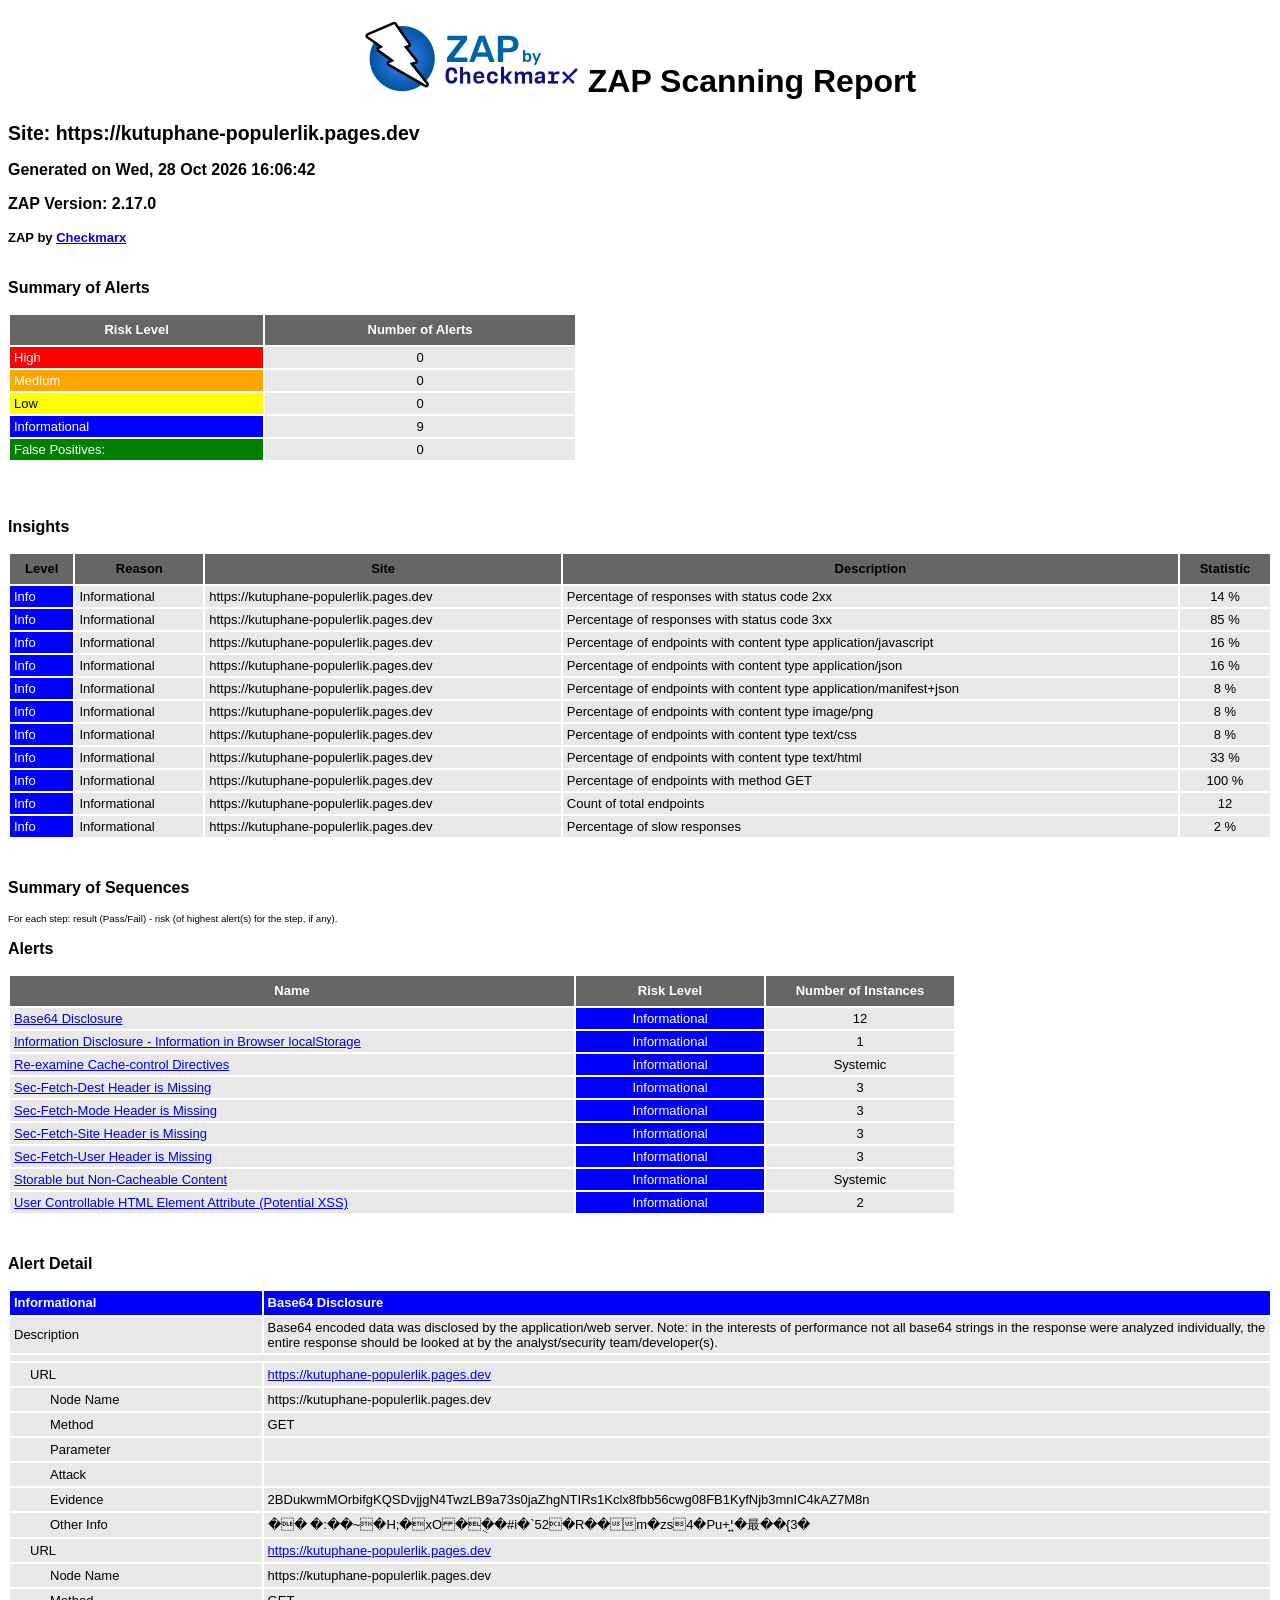
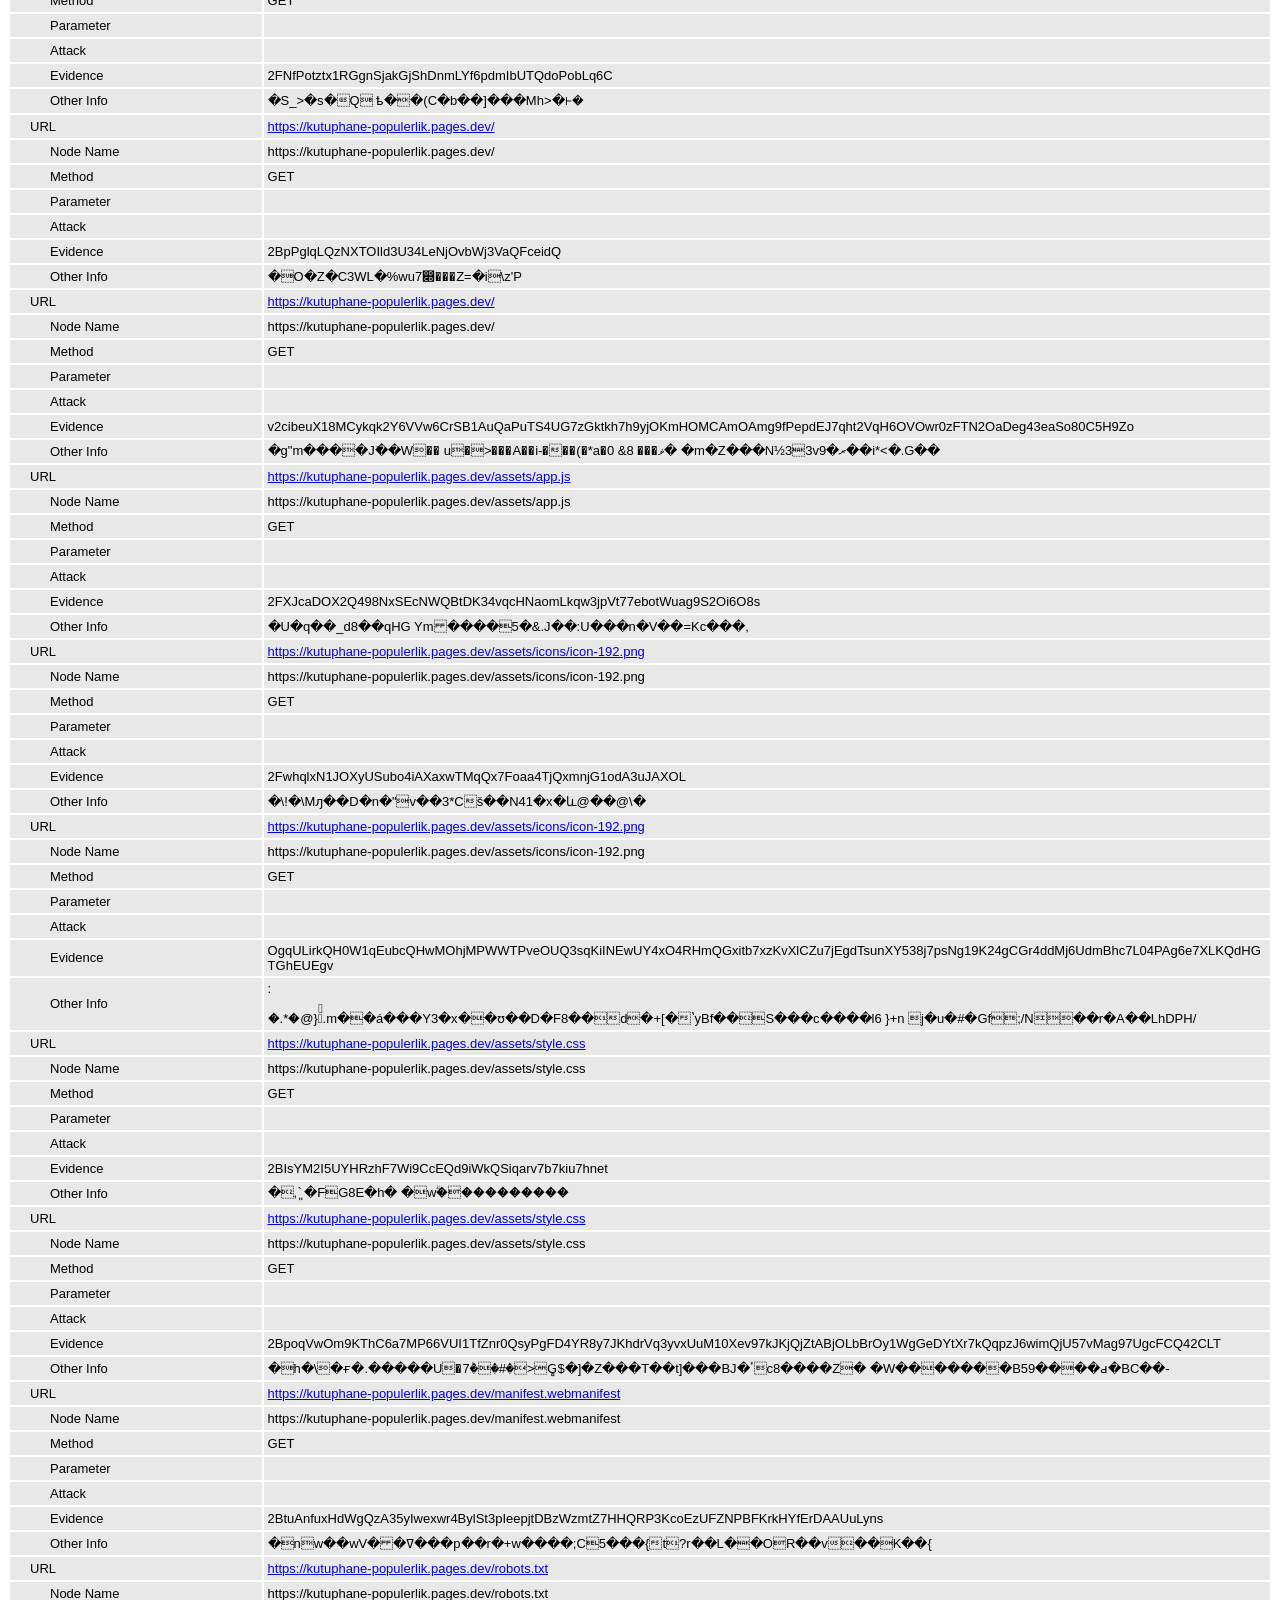
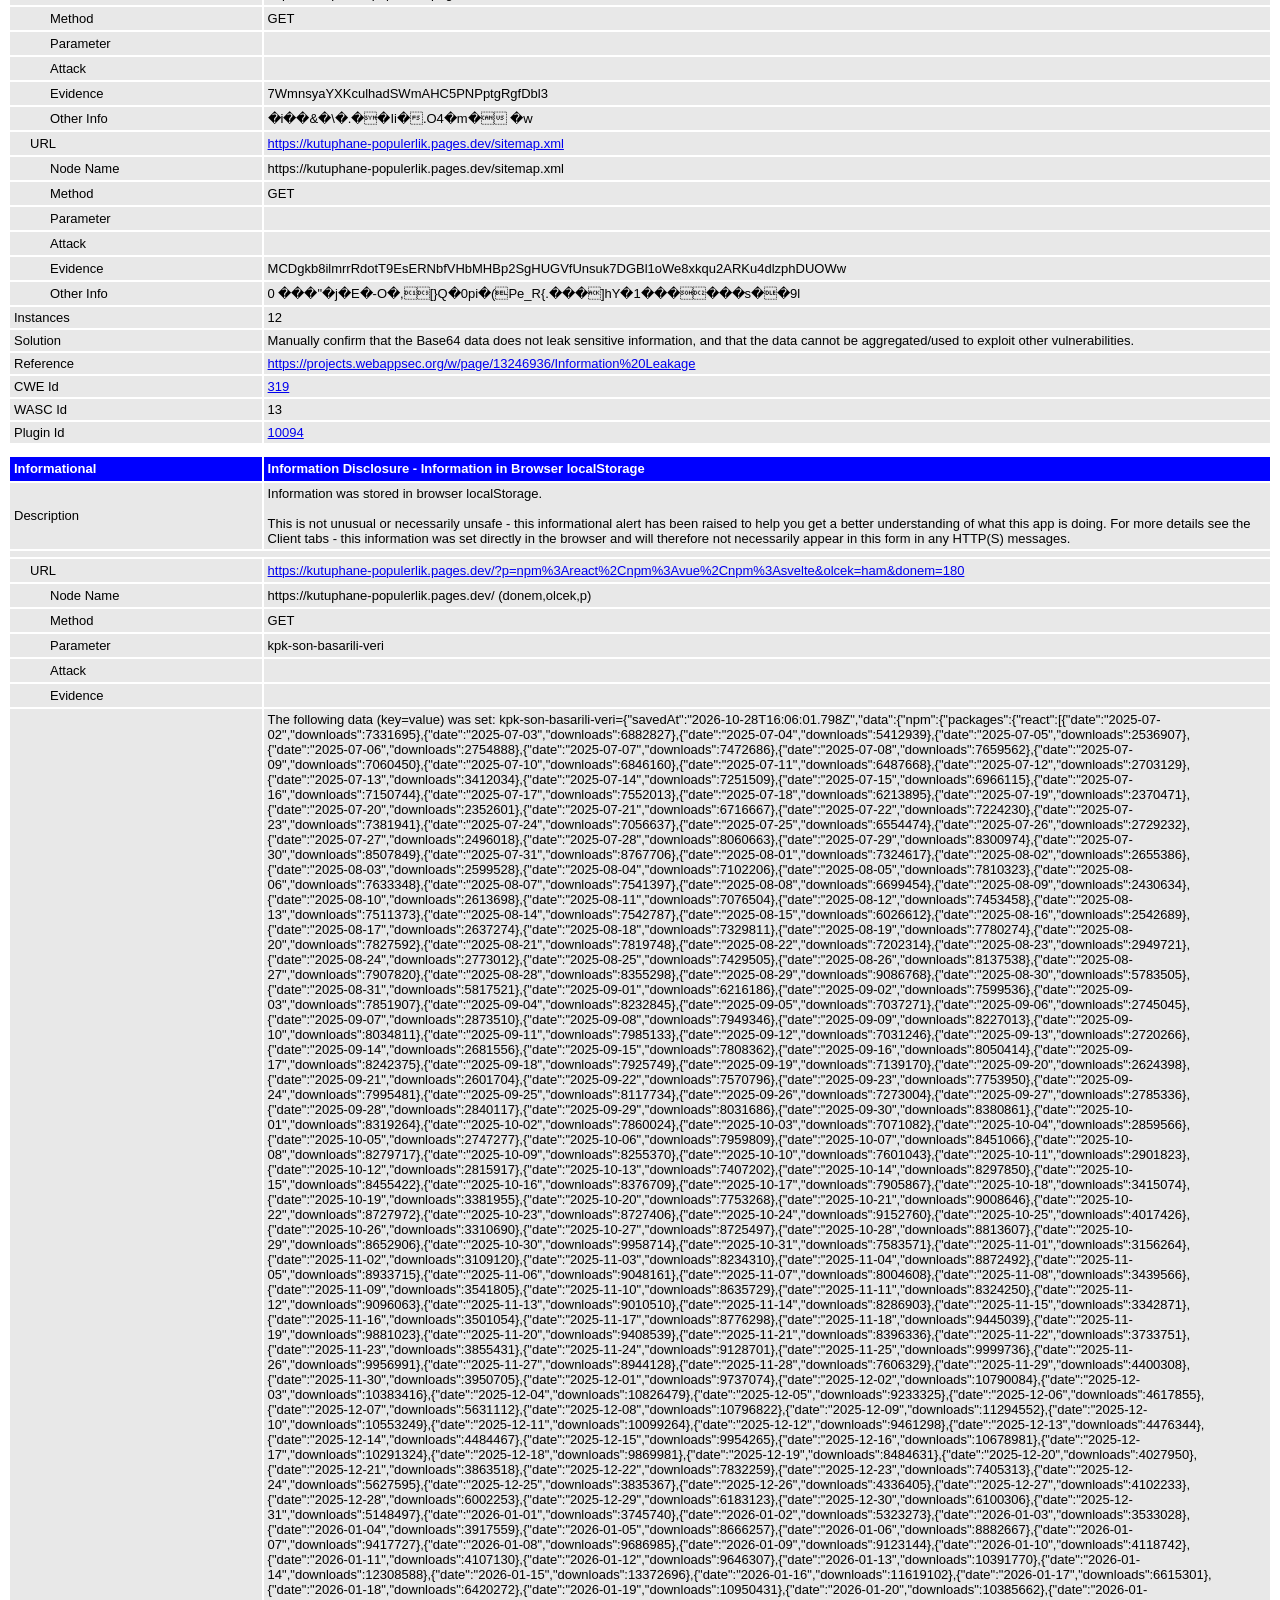
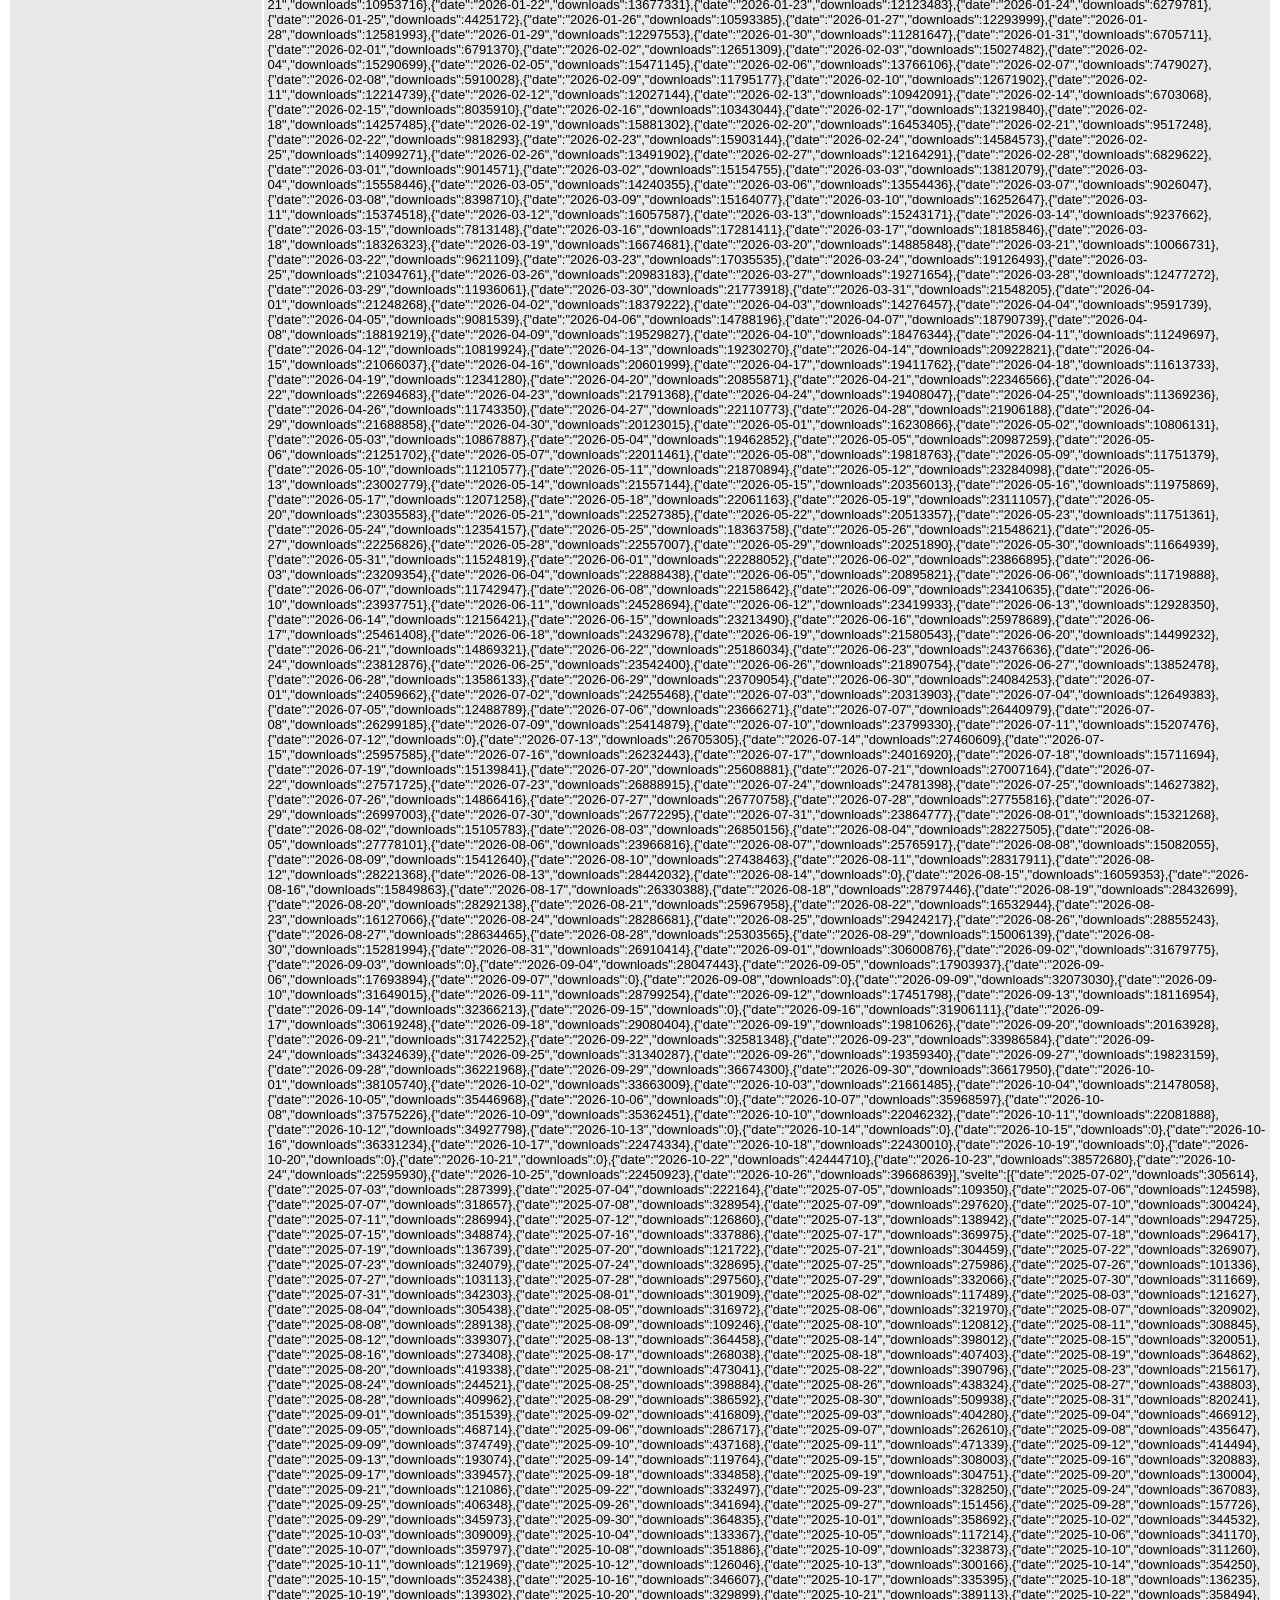
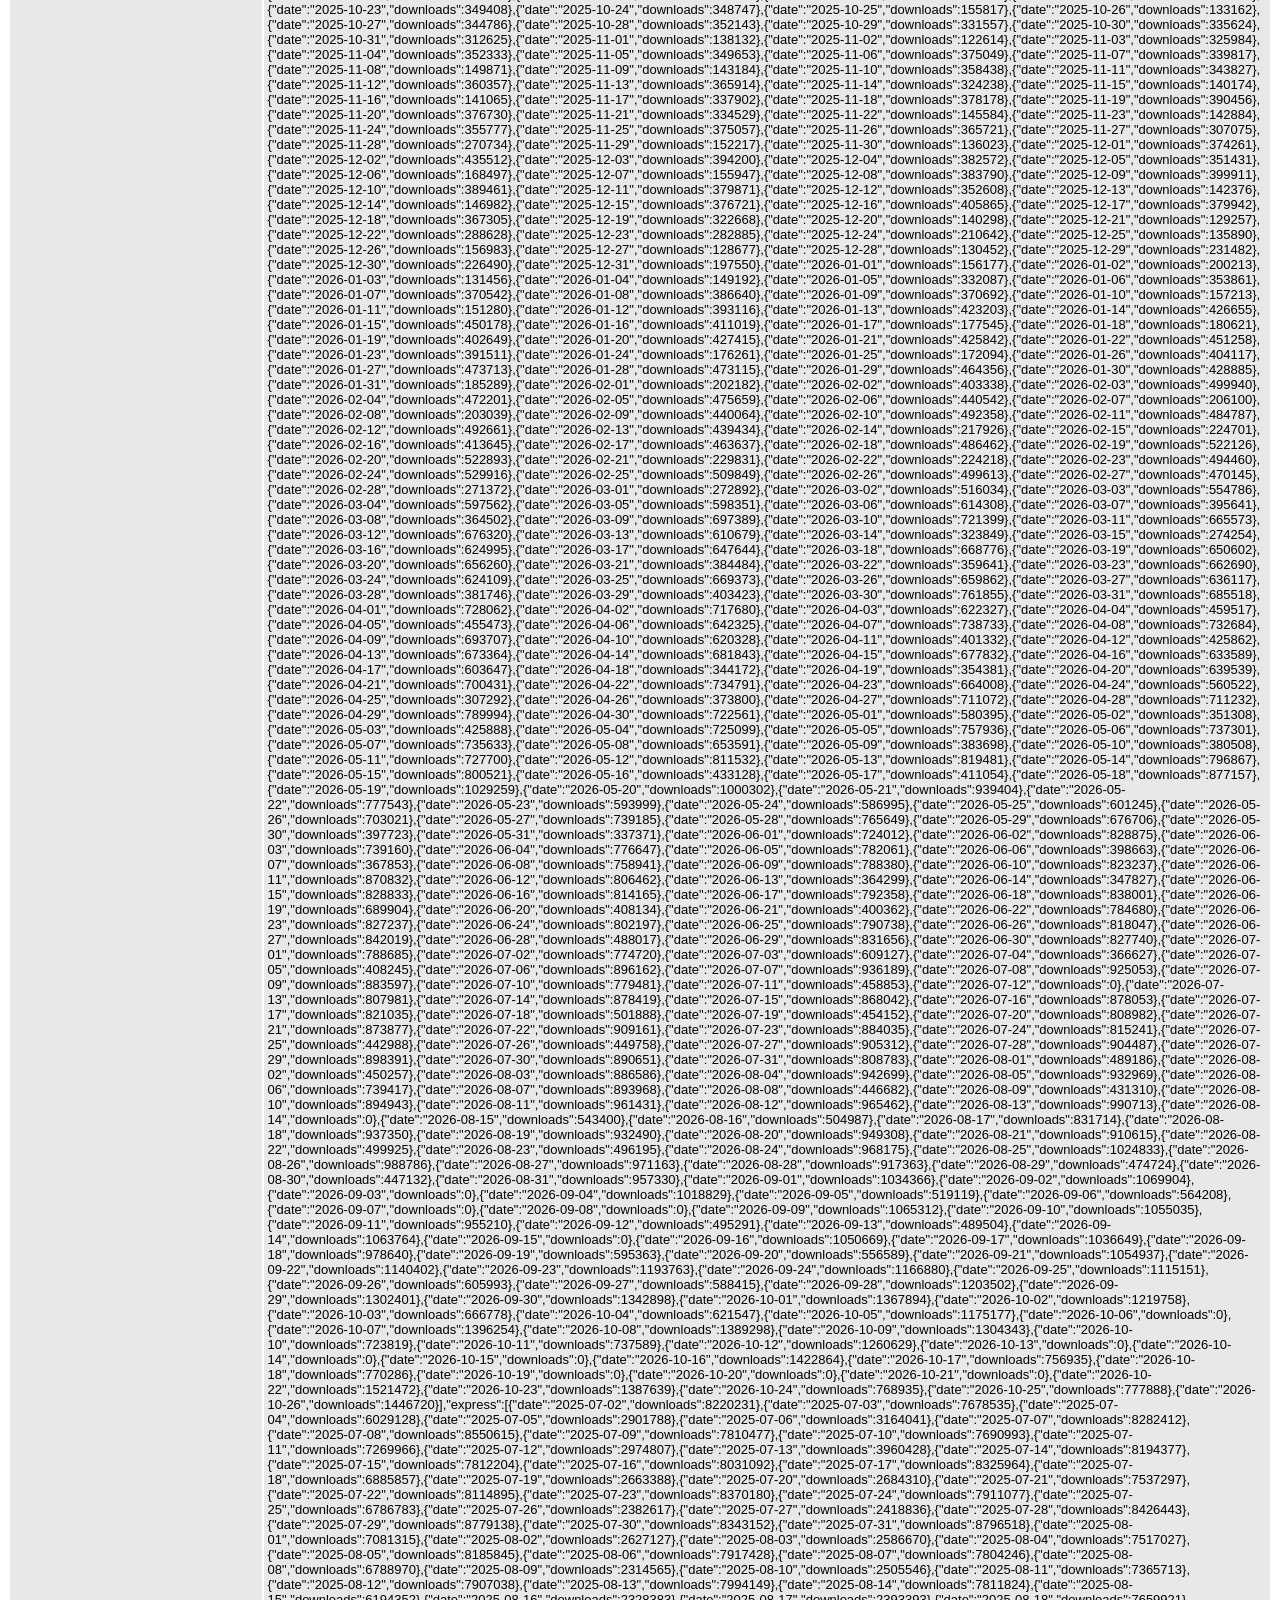
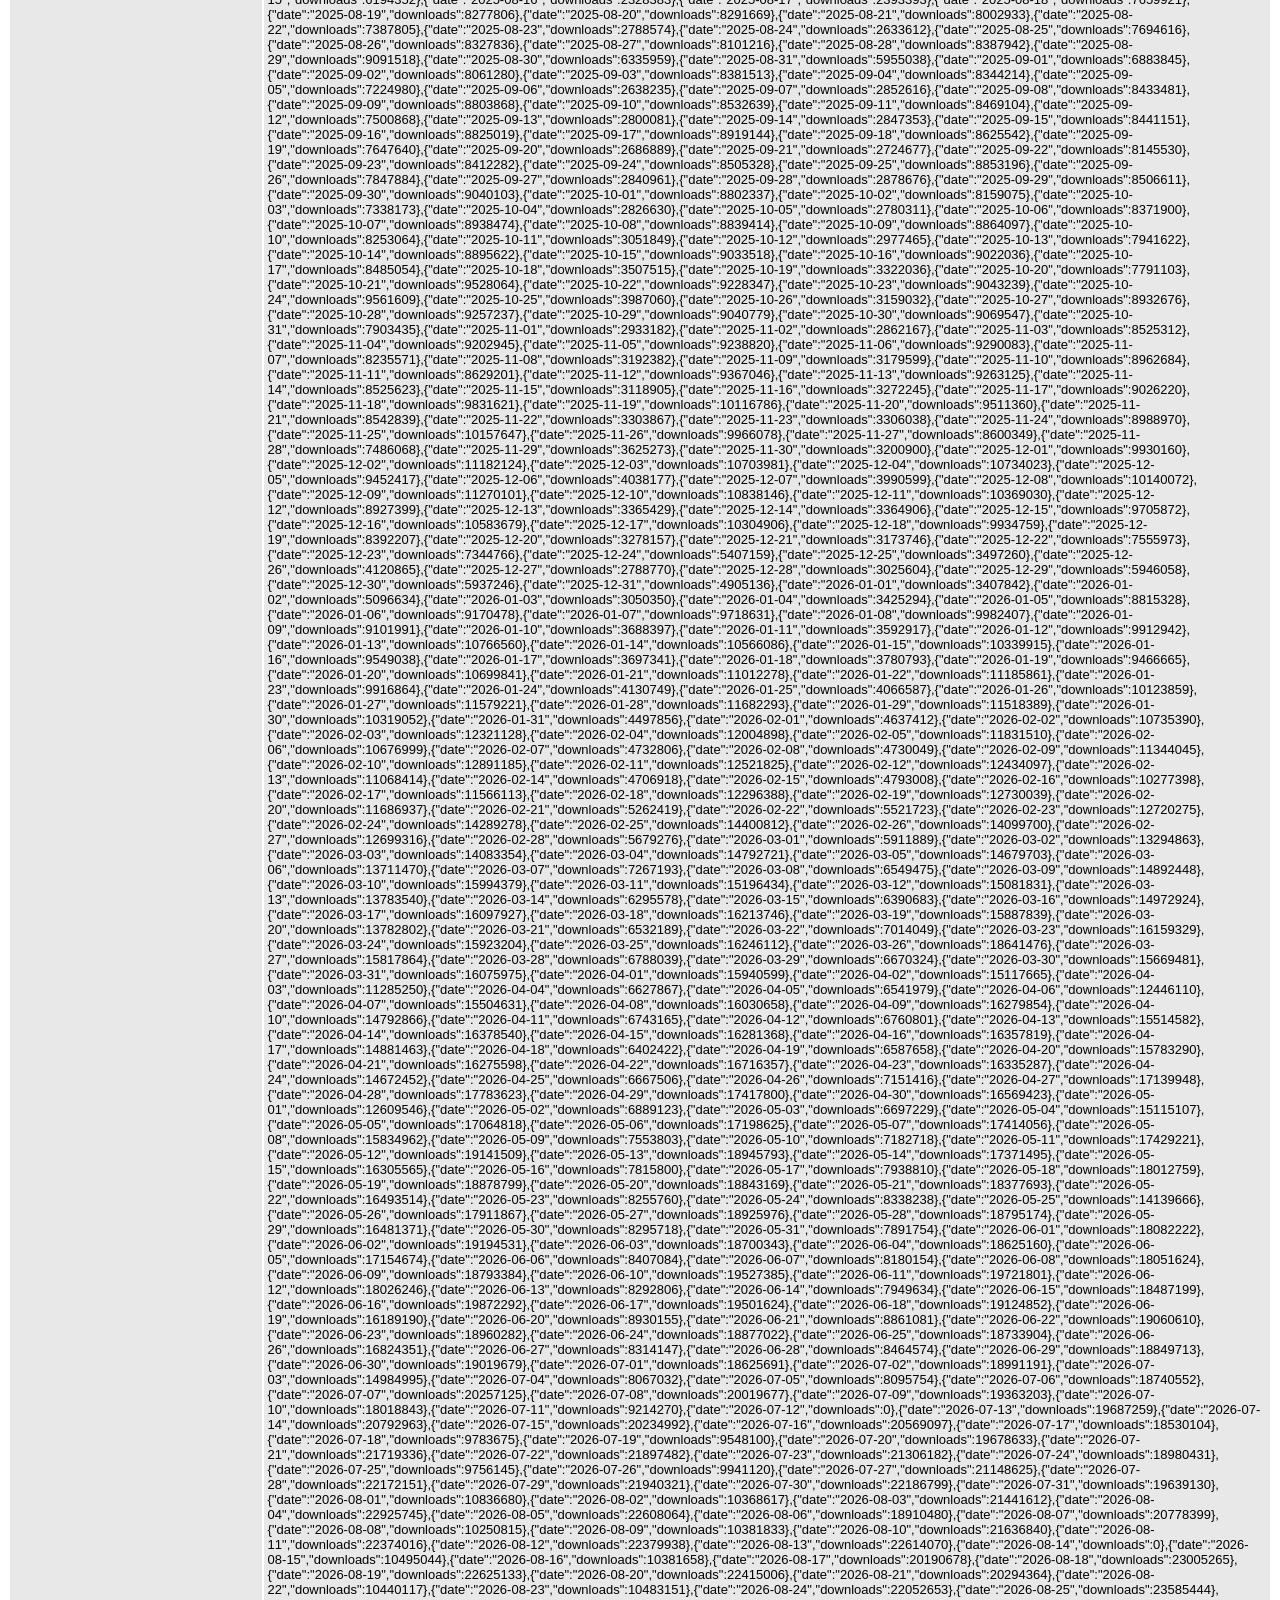
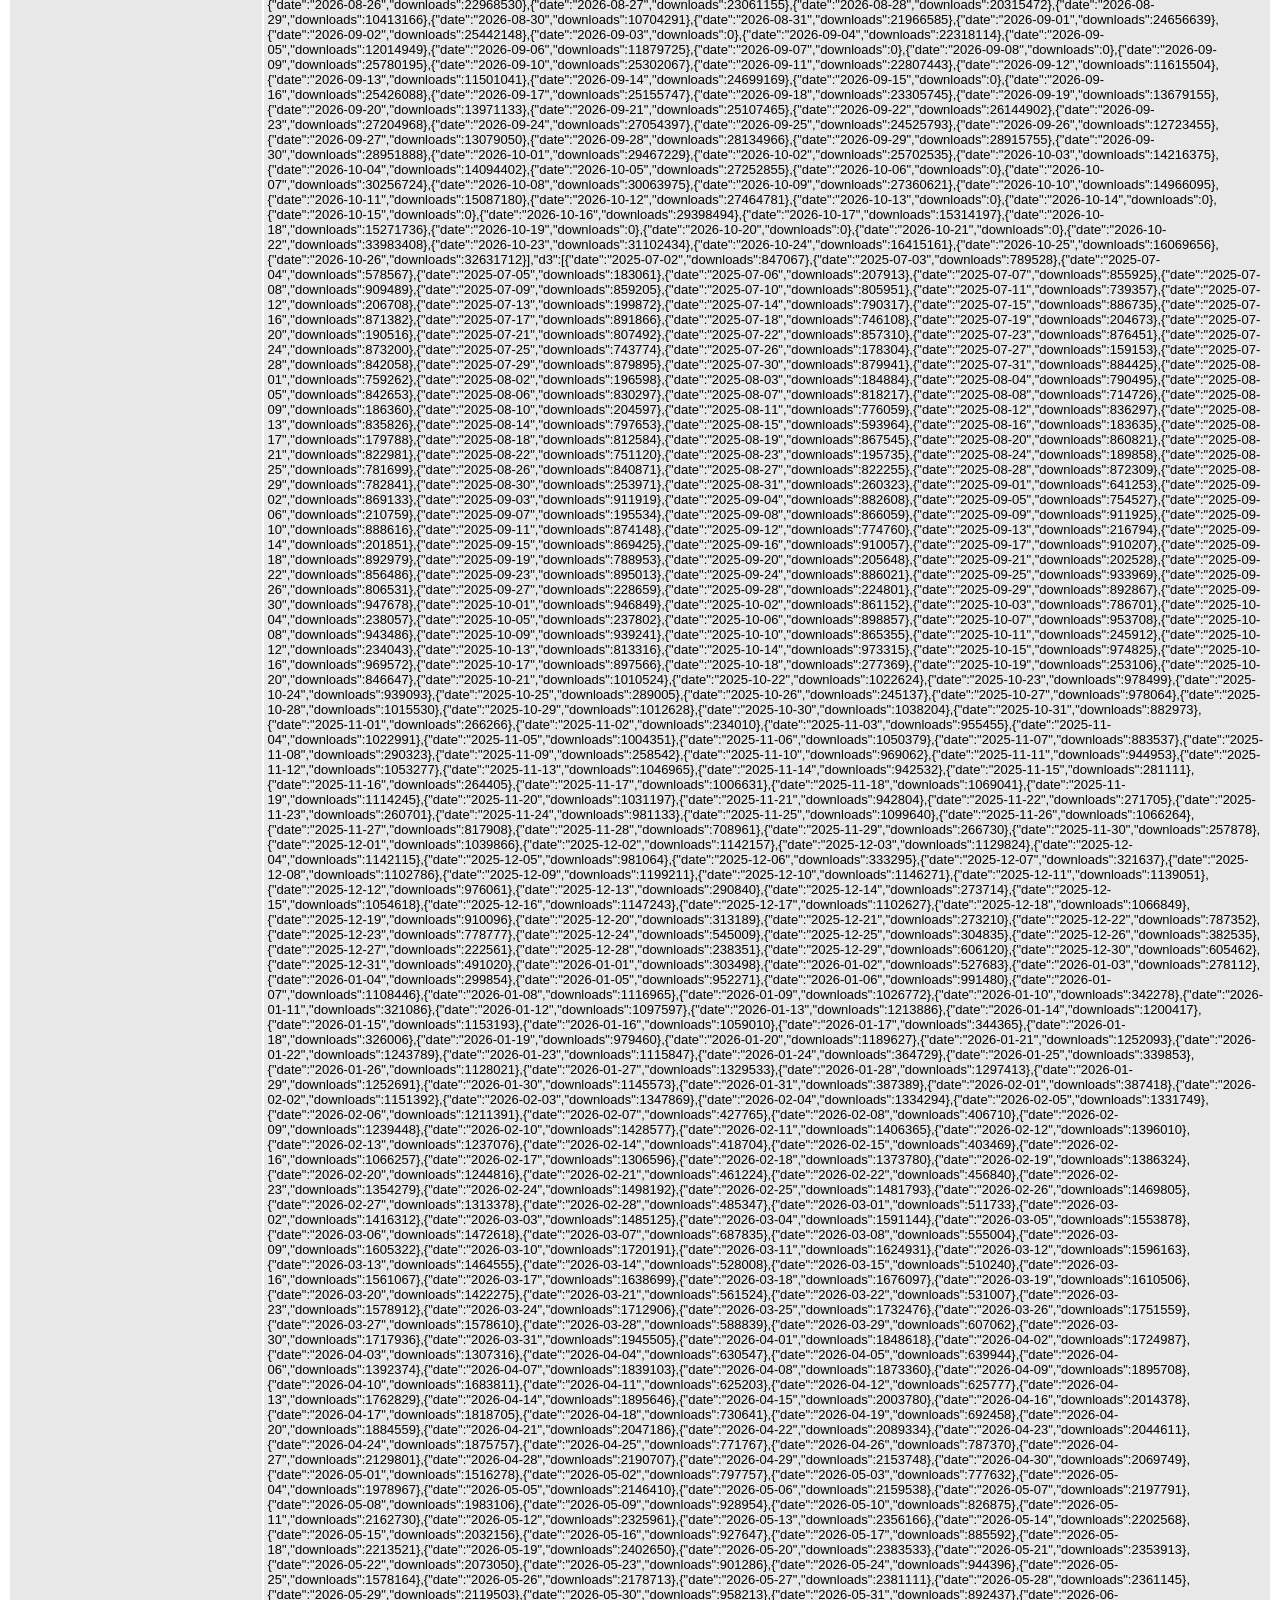
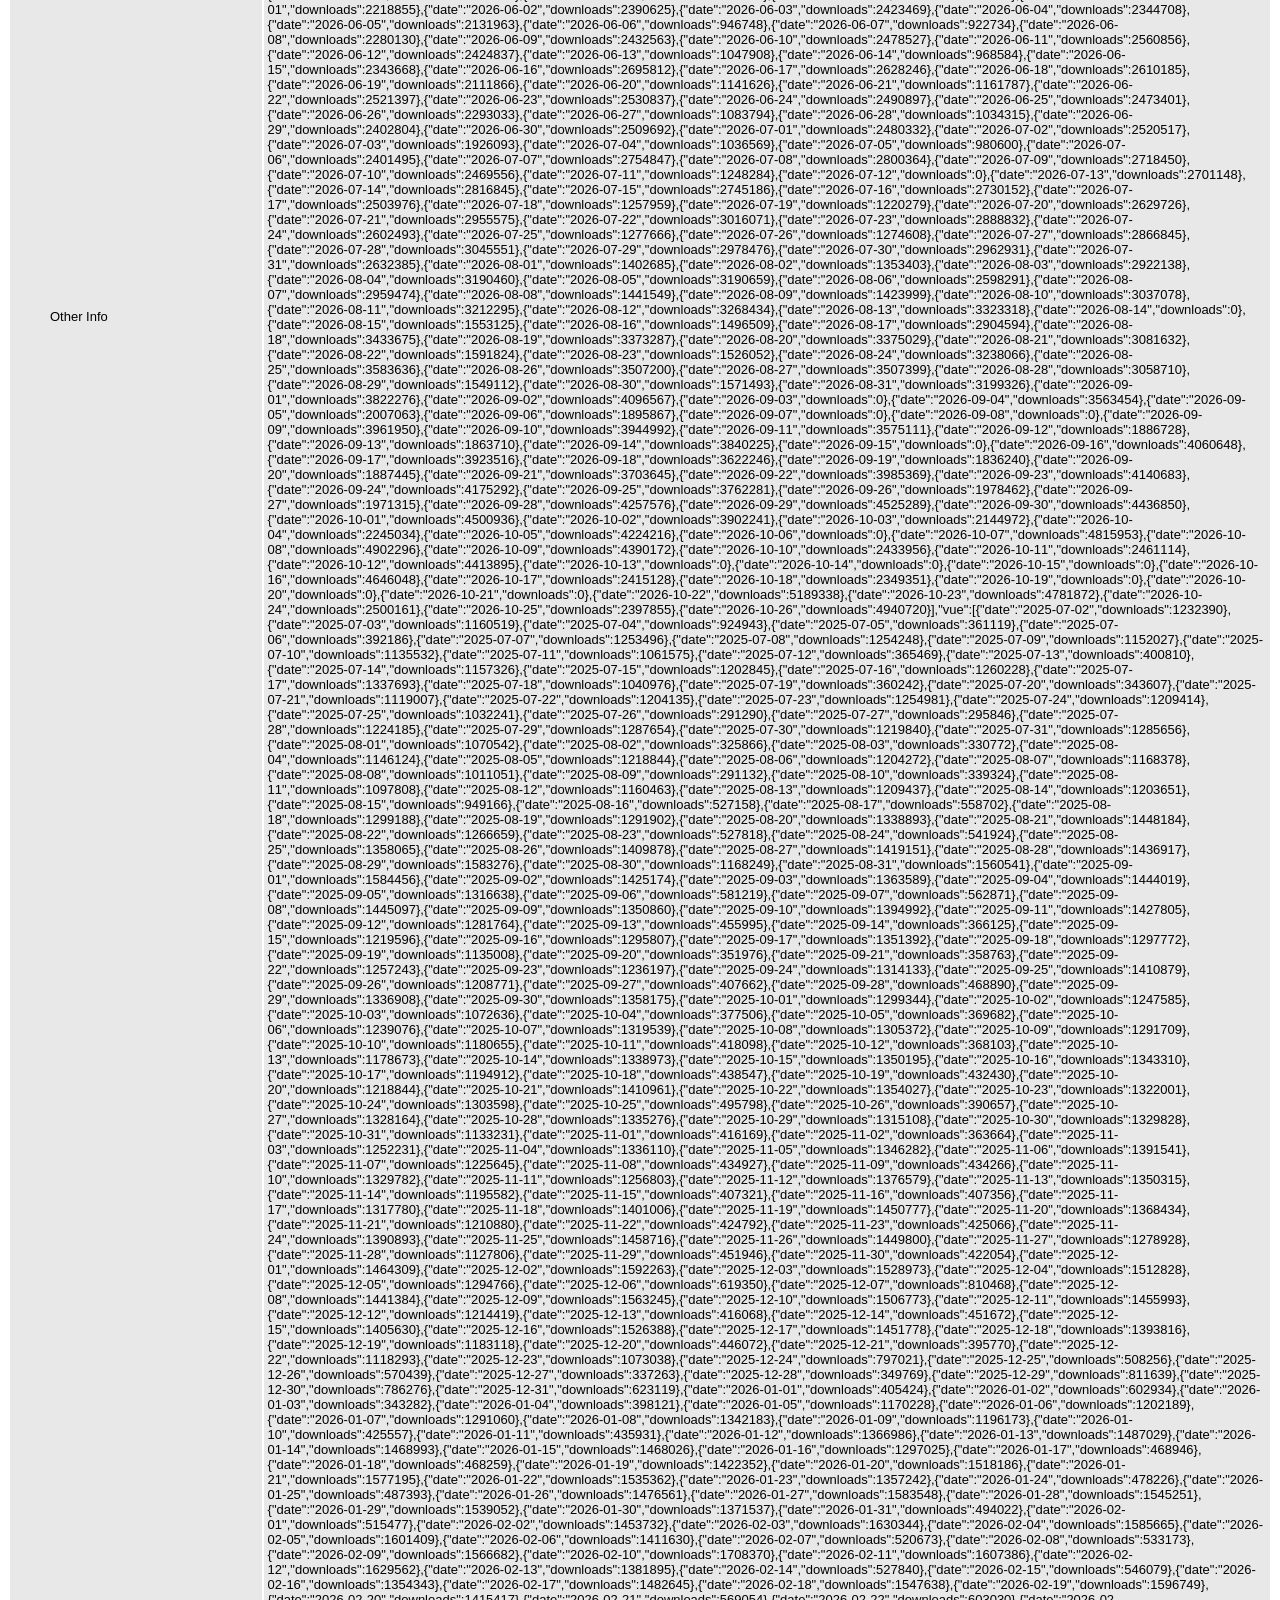
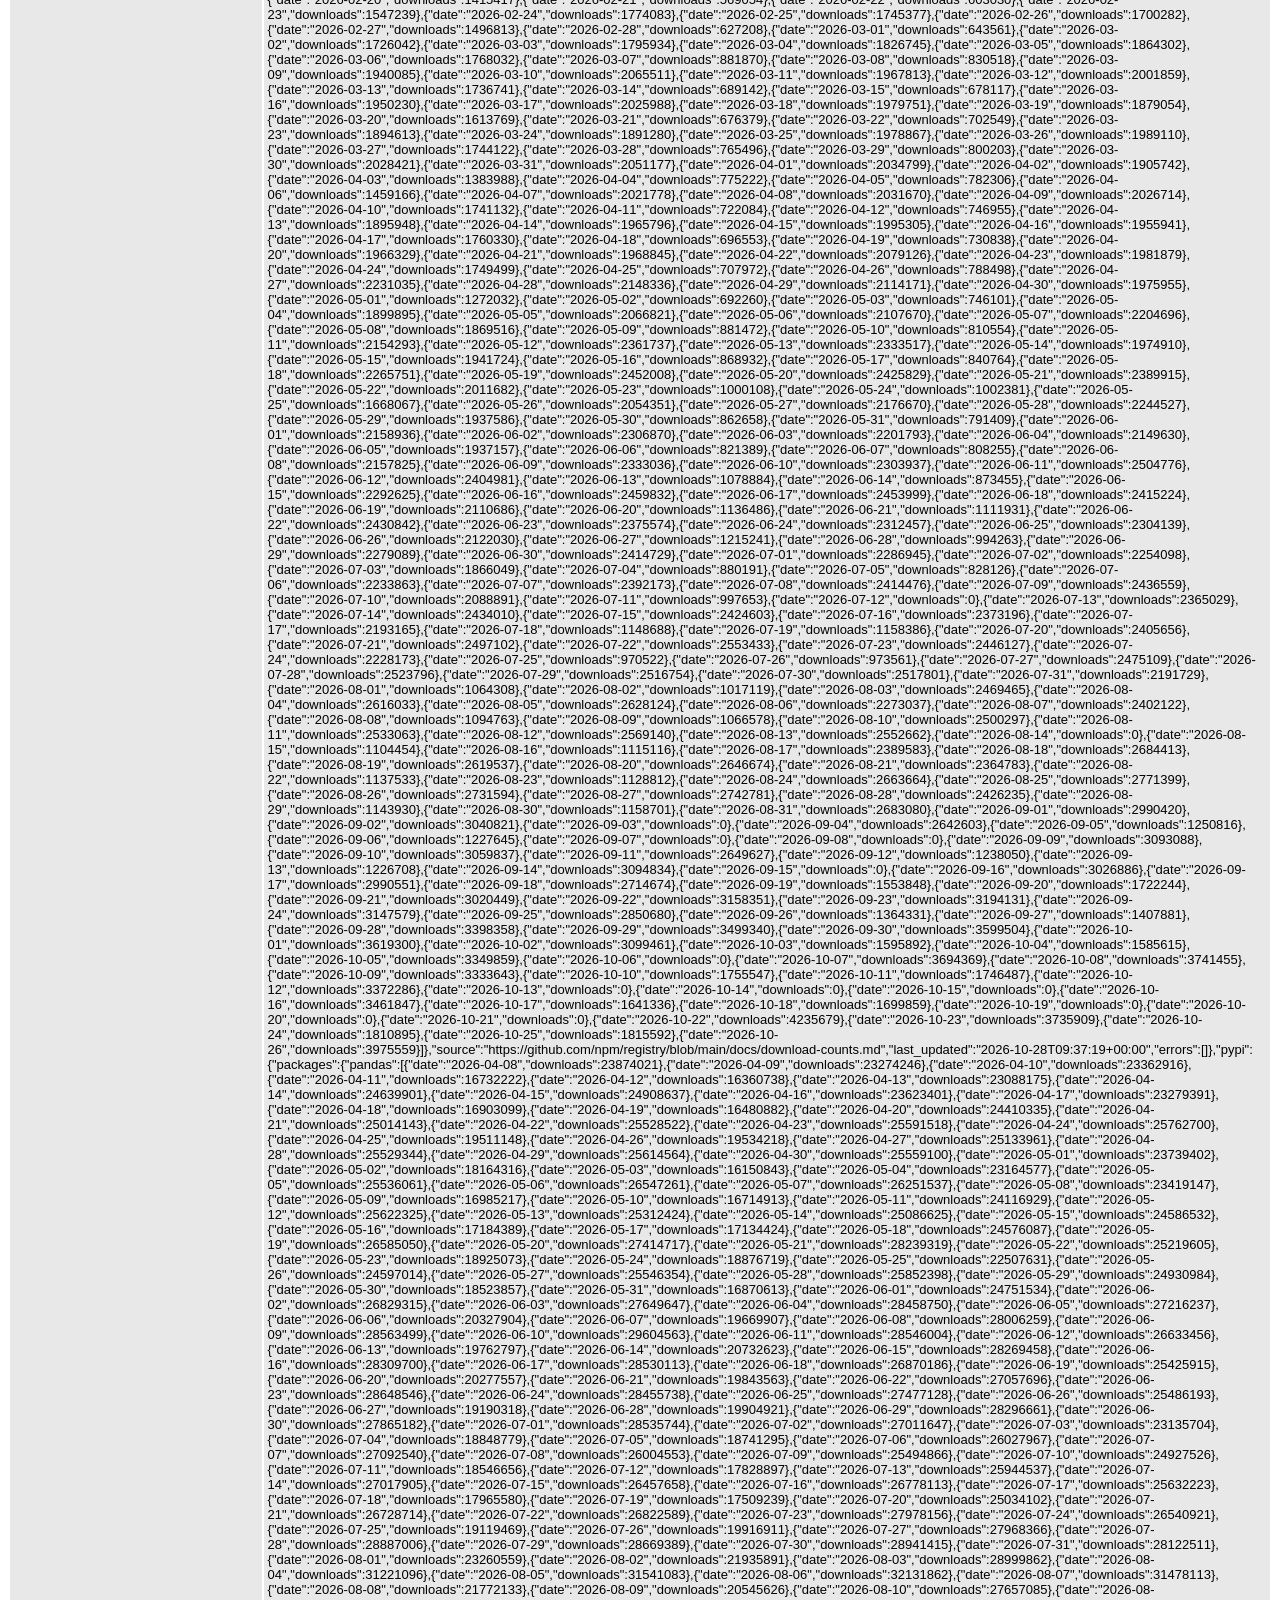
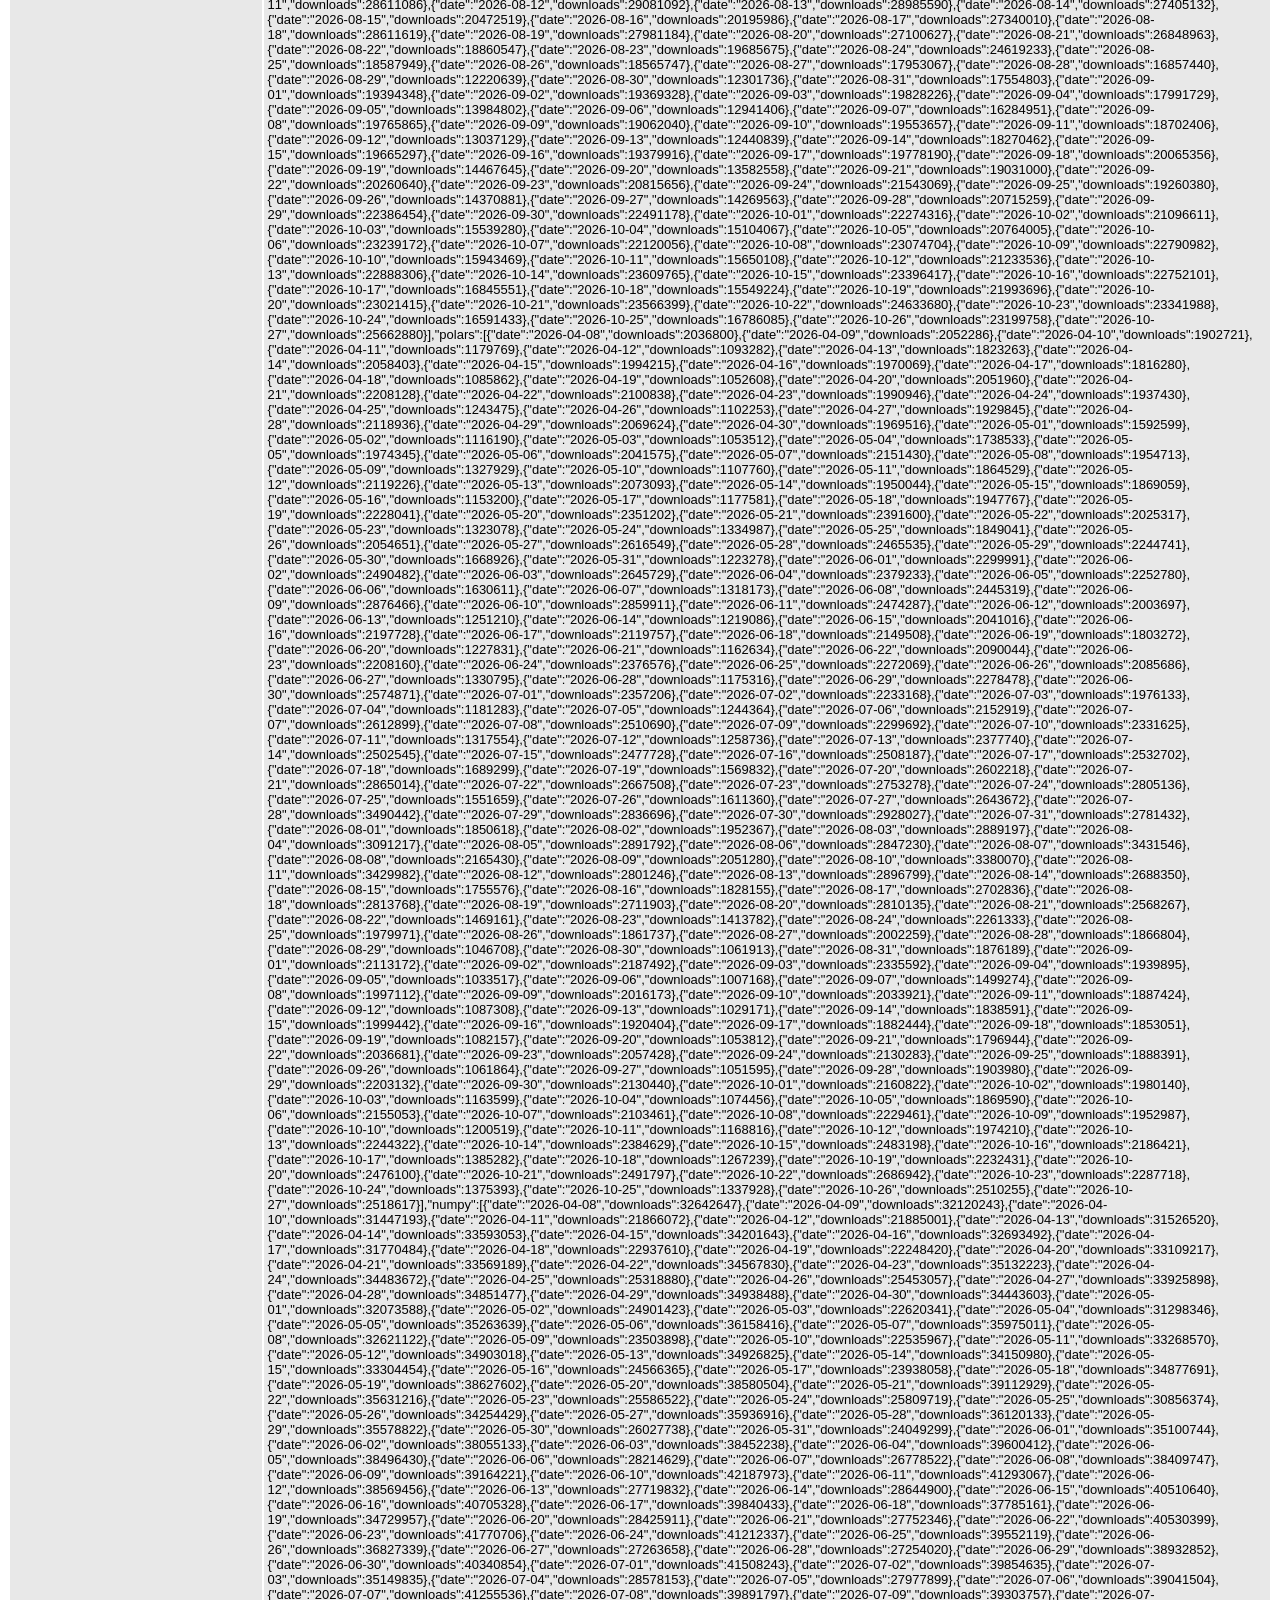
<file: docs/zap/sonra/report_html.html>
<!DOCTYPE html>
<html>
<head>
<META http-equiv="Content-Type" content="text/html; charset=UTF-8" />
<title>ZAP Scanning Report</title>
<style type="text/css">
body {
	font-family: "Helvetica Neue", Helvetica, Arial, sans-serif;
	color: #000;
	font-size: 13px;
}

h1 {
	text-align: center;
	font-weight: bold;
	font-size: 32px
}

h3 {
	font-size: 16px;
}

table {
	border: none;
	font-size: 13px;
}

td, th {
	padding: 3px 4px;
	word-break: break-word;
}

th {
	font-weight: bold;
	background-color: #666666;
}

td {
	background-color: #e8e8e8;
}

.spacer {
	margin: 10px;
}

.spacer-lg {
	margin: 40px;
}

.indent1 {
	padding: 4px 20px;
}

.indent2 {
	padding: 4px 40px;
}

.risk-3 {
	background-color: red;
	color: #FFF;
}

.risk-2 {
	background-color: orange;
	color: #FFF;
}

.risk-1 {
	background-color: yellow;
	color: #000;
}

.risk-0 {
	background-color: blue;
	color: #FFF;
}

.risk--1 {
	background-color: green;
	color: #FFF;
}

.summary {
	width: 45%;
}

.summary th {
	color: #FFF;
}

.summary100 {
	width: 100%;
}

.summary80 {
	width: 80%;
}

.tdconstrainer {
	width: 9.1%;
	padding: 0
}

.alerts {
	width: 75%;
}

.alerts th {
	color: #FFF;
}

.results {
	width: 100%;
}

.results th {
	text-align: left;
}

.left-header {
	display: inline-block;
}

.pass {
	background: green;
	color: white
}

.pass::before {
	content: '\2714';
	color: white
}

.fail {
	background: red;
	color: white
}

.fail::before {
	content: '\2716';
	color: white
}

.alert-3b::before {
	content: '\2691';
	color: red
}

.alert-2b::before {
	content: '\2691 ';
	color: orange
}

.alert-1b::before {
	content: '\2691';
	color: yellow
}

.alert-0b::before {
	content: '\2691';
	color: blue
}

.alert-3a::after {
	content: '\2691';
	color: red
}

.alert-2a::after {
	content: '\2691 ';
	color: orange
}

.alert-1a::after {
	content: '\2691';
	color: yellow
}

.alert-0a::after {
	content: '\2691';
	color: blue
}

.lm2 {
	margin-left: 2em;
}

.smallnote {
	font-size: 0.75em
}

.alwayswhite {
	color: white
}

.script-diagnostic-screenshot {
	display: block;
	max-width: 100%;
	height: auto;
}
</style>
</head>
<body>
	<h1>
		<!-- The ZAP by Checkmark Logo -->
		<img
			src="[data-uri]"
			alt="" />
		ZAP Scanning Report
	</h1>
	<p />
	

	<h2>
		
		Site: https://kutuphane-populerlik.pages.dev
		
	</h2>

	<h3>
		Generated on Wed, 28 Oct 2026 16:06:42
	</h3>

	<h3>
		ZAP Version: 2.17.0
	</h3>

	<h4>
		ZAP by <a href="https://checkmarx.com/">Checkmarx</a>
	</h4>

	
		<h3 class="left-header">Summary of Alerts</h3>
		<table class="summary">
			<tr>
				<th width="45%"
					height="24">Risk Level</th>
				<th width="55%"
					align="center">Number of Alerts</th>
			</tr>
			<tr>
				<td class="risk-3">
					<div>High</div>
				</td>
				<td align="center">
					<div>0</div>
				</td>
			</tr>
			<tr>
				<td class="risk-2">
					<div>Medium</div>
				</td>
				<td align="center">
					<div>0</div>
				</td>
			</tr>
			<tr>
				<td class="risk-1">
					<div>Low</div>
				</td>
				<td align="center">
					<div>0</div>
				</td>
			</tr>
			<tr>
				<td class="risk-0">
					<div>Informational</div>
				</td>
				<td align="center">
					<div>9</div>
				</td>
			</tr>
			<tr>
				<td class="risk--1">
					<div>				False Positives:</div>
				</td>
				<td align="center">
					<div>0</div>
				</td>
			</tr>
		</table>
		<div class="spacer-lg"></div>
	
	
	
		<h3 class="left-header">Insights</h3>
		
		<table class="summary100">
			<tr>
				<th height="24">Level</th>
				<th>Reason</th>
				<th>Site</th>
				<th>Description</th>
				<th>Statistic</th>
			</tr>
			
				<tr>
				<td class="risk-0">
					<div>Info</div>
				</td>
				<td>
					<div>Informational</div>
				</td>
				<td>
					<div>https://kutuphane-populerlik.pages.dev</div>
				</td>
				<td>
					<div>Percentage of responses with status code 2xx</div>
				</td>
				<td align="center">
					<div>14 %</div>
				</td>
				</tr>
			
				<tr>
				<td class="risk-0">
					<div>Info</div>
				</td>
				<td>
					<div>Informational</div>
				</td>
				<td>
					<div>https://kutuphane-populerlik.pages.dev</div>
				</td>
				<td>
					<div>Percentage of responses with status code 3xx</div>
				</td>
				<td align="center">
					<div>85 %</div>
				</td>
				</tr>
			
				<tr>
				<td class="risk-0">
					<div>Info</div>
				</td>
				<td>
					<div>Informational</div>
				</td>
				<td>
					<div>https://kutuphane-populerlik.pages.dev</div>
				</td>
				<td>
					<div>Percentage of endpoints with content type application/javascript</div>
				</td>
				<td align="center">
					<div>16 %</div>
				</td>
				</tr>
			
				<tr>
				<td class="risk-0">
					<div>Info</div>
				</td>
				<td>
					<div>Informational</div>
				</td>
				<td>
					<div>https://kutuphane-populerlik.pages.dev</div>
				</td>
				<td>
					<div>Percentage of endpoints with content type application/json</div>
				</td>
				<td align="center">
					<div>16 %</div>
				</td>
				</tr>
			
				<tr>
				<td class="risk-0">
					<div>Info</div>
				</td>
				<td>
					<div>Informational</div>
				</td>
				<td>
					<div>https://kutuphane-populerlik.pages.dev</div>
				</td>
				<td>
					<div>Percentage of endpoints with content type application/manifest+json</div>
				</td>
				<td align="center">
					<div>8 %</div>
				</td>
				</tr>
			
				<tr>
				<td class="risk-0">
					<div>Info</div>
				</td>
				<td>
					<div>Informational</div>
				</td>
				<td>
					<div>https://kutuphane-populerlik.pages.dev</div>
				</td>
				<td>
					<div>Percentage of endpoints with content type image/png</div>
				</td>
				<td align="center">
					<div>8 %</div>
				</td>
				</tr>
			
				<tr>
				<td class="risk-0">
					<div>Info</div>
				</td>
				<td>
					<div>Informational</div>
				</td>
				<td>
					<div>https://kutuphane-populerlik.pages.dev</div>
				</td>
				<td>
					<div>Percentage of endpoints with content type text/css</div>
				</td>
				<td align="center">
					<div>8 %</div>
				</td>
				</tr>
			
				<tr>
				<td class="risk-0">
					<div>Info</div>
				</td>
				<td>
					<div>Informational</div>
				</td>
				<td>
					<div>https://kutuphane-populerlik.pages.dev</div>
				</td>
				<td>
					<div>Percentage of endpoints with content type text/html</div>
				</td>
				<td align="center">
					<div>33 %</div>
				</td>
				</tr>
			
				<tr>
				<td class="risk-0">
					<div>Info</div>
				</td>
				<td>
					<div>Informational</div>
				</td>
				<td>
					<div>https://kutuphane-populerlik.pages.dev</div>
				</td>
				<td>
					<div>Percentage of endpoints with method GET</div>
				</td>
				<td align="center">
					<div>100 %</div>
				</td>
				</tr>
			
				<tr>
				<td class="risk-0">
					<div>Info</div>
				</td>
				<td>
					<div>Informational</div>
				</td>
				<td>
					<div>https://kutuphane-populerlik.pages.dev</div>
				</td>
				<td>
					<div>Count of total endpoints</div>
				</td>
				<td align="center">
					<div>12   </div>
				</td>
				</tr>
			
				<tr>
				<td class="risk-0">
					<div>Info</div>
				</td>
				<td>
					<div>Informational</div>
				</td>
				<td>
					<div>https://kutuphane-populerlik.pages.dev</div>
				</td>
				<td>
					<div>Percentage of slow responses</div>
				</td>
				<td align="center">
					<div>2 %</div>
				</td>
				</tr>
			
		</table>
		<div class="spacer-lg"></div>
	

	

	
		
			<h3>Summary of Sequences</h3>
			<p class="smallnote">For each step: result (Pass/Fail) - risk (of highest alert(s) for the step, if any).</p>

			
				</table>
			
		
	</th:block>

	
		<h3>Alerts</h3>
		<table class="alerts">
			<tr>
				<th width="60%" height="24">Name</th>
				<th width="20%"
					align="center">Risk Level</th>
				<th width="20%"
					align="center">Number of Instances</th>
			</tr>
			<tr>
				<td><a href="#10094">Base64 Disclosure</a></td>
				<td align="center" class="risk-0">Informational</td>
				
				
				<td align="center">12</td>
				
			</tr>
			<tr>
				<td><a href="#120000">Information Disclosure - Information in Browser localStorage</a></td>
				<td align="center" class="risk-0">Informational</td>
				
				
				<td align="center">1</td>
				
			</tr>
			<tr>
				<td><a href="#10015">Re-examine Cache-control Directives</a></td>
				<td align="center" class="risk-0">Informational</td>
				
				<td align="center">Systemic</td>
				
				
			</tr>
			<tr>
				<td><a href="#90005">Sec-Fetch-Dest Header is Missing</a></td>
				<td align="center" class="risk-0">Informational</td>
				
				
				<td align="center">3</td>
				
			</tr>
			<tr>
				<td><a href="#90005">Sec-Fetch-Mode Header is Missing</a></td>
				<td align="center" class="risk-0">Informational</td>
				
				
				<td align="center">3</td>
				
			</tr>
			<tr>
				<td><a href="#90005">Sec-Fetch-Site Header is Missing</a></td>
				<td align="center" class="risk-0">Informational</td>
				
				
				<td align="center">3</td>
				
			</tr>
			<tr>
				<td><a href="#90005">Sec-Fetch-User Header is Missing</a></td>
				<td align="center" class="risk-0">Informational</td>
				
				
				<td align="center">3</td>
				
			</tr>
			<tr>
				<td><a href="#10049">Storable but Non-Cacheable Content</a></td>
				<td align="center" class="risk-0">Informational</td>
				
				<td align="center">Systemic</td>
				
				
			</tr>
			<tr>
				<td><a href="#10031">User Controllable HTML Element Attribute (Potential XSS)</a></td>
				<td align="center" class="risk-0">Informational</td>
				
				
				<td align="center">2</td>
				
			</tr>
		</table>
		<div class="spacer-lg"></div>
	

	
		<h3>Alert Detail</h3>
		
			<table class="results">
				<tr height="24">
					<th width="20%" class="risk-0"><a
						id="10094"></a>
						<div>Informational</div></th>
					<th class="risk-0">Base64 Disclosure</th>
				</tr>
				<tr>
					<td width="20%">Description</td>
					<td width="80%">
							<div>Base64 encoded data was disclosed by the application/web server. Note: in the interests of performance not all base64 strings in the response were analyzed individually, the entire response should be looked at by the analyst/security team/developer(s).</div>
							
						</td>
				</tr>
				<TR vAlign="top">
					<TD colspan="2"></TD>
				</TR>
				
					<tr>
						<td width="20%"
							class="indent1">URL</td>
						<td width="80%"><a href="https://kutuphane-populerlik.pages.dev">https://kutuphane-populerlik.pages.dev</a></td>
					</tr>
					<tr>
						<td width="20%"
							class="indent2">Node Name</td>
						<td width="80%">https://kutuphane-populerlik.pages.dev</td>
					</tr>
					<tr>
						<td width="20%"
							class="indent2">Method</td>
						<td width="80%">GET</td>
					</tr>
					<tr>
						<td width="20%"
							class="indent2">Parameter</td>
						<td width="80%"></td>
					</tr>
					<tr>
						<td width="20%"
							class="indent2">Attack</td>
						<td width="80%"></td>
					</tr>
					<tr>
						<td width="20%"
							class="indent2">Evidence</td>
						<td width="80%">2BDukwmMOrbifgKQSDvjjgN4TwzLB9a73s0jaZhgNTIRs1Kclx8fbb56cwg08FB1KyfNjb3mnIC4kAZ7M8n</td>
					</tr>
					<tr>
						<td width="20%"
							class="indent2">Other Info</td>
						<td width="80%">
							<div>��	�:��~�H;�xO�ֻ��#i�`52�R��m�zs4�Pu+&#39;͍�最��{3�</div>
							
						</td>
					</tr>
				
					<tr>
						<td width="20%"
							class="indent1">URL</td>
						<td width="80%"><a href="https://kutuphane-populerlik.pages.dev">https://kutuphane-populerlik.pages.dev</a></td>
					</tr>
					<tr>
						<td width="20%"
							class="indent2">Node Name</td>
						<td width="80%">https://kutuphane-populerlik.pages.dev</td>
					</tr>
					<tr>
						<td width="20%"
							class="indent2">Method</td>
						<td width="80%">GET</td>
					</tr>
					<tr>
						<td width="20%"
							class="indent2">Parameter</td>
						<td width="80%"></td>
					</tr>
					<tr>
						<td width="20%"
							class="indent2">Attack</td>
						<td width="80%"></td>
					</tr>
					<tr>
						<td width="20%"
							class="indent2">Evidence</td>
						<td width="80%">2FNfPotztx1RGgnSjakGjShDnmLYf6pdmIbUTQdoPobLq6C</td>
					</tr>
					<tr>
						<td width="20%"
							class="indent2">Other Info</td>
						<td width="80%">
							<div>�S_&gt;�s�Q	ҍ��(C�b��]���Mh&gt;�˫�</div>
							
						</td>
					</tr>
				
					<tr>
						<td width="20%"
							class="indent1">URL</td>
						<td width="80%"><a href="https://kutuphane-populerlik.pages.dev/">https://kutuphane-populerlik.pages.dev/</a></td>
					</tr>
					<tr>
						<td width="20%"
							class="indent2">Node Name</td>
						<td width="80%">https://kutuphane-populerlik.pages.dev/</td>
					</tr>
					<tr>
						<td width="20%"
							class="indent2">Method</td>
						<td width="80%">GET</td>
					</tr>
					<tr>
						<td width="20%"
							class="indent2">Parameter</td>
						<td width="80%"></td>
					</tr>
					<tr>
						<td width="20%"
							class="indent2">Attack</td>
						<td width="80%"></td>
					</tr>
					<tr>
						<td width="20%"
							class="indent2">Evidence</td>
						<td width="80%">2BpPglqLQzNXTOIld3U34LeNjOvbWj3VaQFceidQ</td>
					</tr>
					<tr>
						<td width="20%"
							class="indent2">Other Info</td>
						<td width="80%">
							<div>�O�Z�C3WL�%wu7෍���Z=�i\z&#39;P</div>
							
						</td>
					</tr>
				
					<tr>
						<td width="20%"
							class="indent1">URL</td>
						<td width="80%"><a href="https://kutuphane-populerlik.pages.dev/">https://kutuphane-populerlik.pages.dev/</a></td>
					</tr>
					<tr>
						<td width="20%"
							class="indent2">Node Name</td>
						<td width="80%">https://kutuphane-populerlik.pages.dev/</td>
					</tr>
					<tr>
						<td width="20%"
							class="indent2">Method</td>
						<td width="80%">GET</td>
					</tr>
					<tr>
						<td width="20%"
							class="indent2">Parameter</td>
						<td width="80%"></td>
					</tr>
					<tr>
						<td width="20%"
							class="indent2">Attack</td>
						<td width="80%"></td>
					</tr>
					<tr>
						<td width="20%"
							class="indent2">Evidence</td>
						<td width="80%">v2cibeuX18MCykqk2Y6VVw6CrSB1AuQaPuTS4UG7zGktkh7h9yjOKmHOMCAmOAmg9fPepdEJ7qht2VqH6OVOwr0zFTN2OaDeg43eaSo80C5H9Zo</td>
					</tr>
					<tr>
						<td width="20%"
							class="indent2">Other Info</td>
						<td width="80%">
							<div>�g&quot;m����J�َ�W�� u�&gt;���A��i-���(�*a�0 &amp;8	���ޥ�	�m�Z���N½33v9�ރ��i*&lt;�.G��</div>
							
						</td>
					</tr>
				
					<tr>
						<td width="20%"
							class="indent1">URL</td>
						<td width="80%"><a href="https://kutuphane-populerlik.pages.dev/assets/app.js">https://kutuphane-populerlik.pages.dev/assets/app.js</a></td>
					</tr>
					<tr>
						<td width="20%"
							class="indent2">Node Name</td>
						<td width="80%">https://kutuphane-populerlik.pages.dev/assets/app.js</td>
					</tr>
					<tr>
						<td width="20%"
							class="indent2">Method</td>
						<td width="80%">GET</td>
					</tr>
					<tr>
						<td width="20%"
							class="indent2">Parameter</td>
						<td width="80%"></td>
					</tr>
					<tr>
						<td width="20%"
							class="indent2">Attack</td>
						<td width="80%"></td>
					</tr>
					<tr>
						<td width="20%"
							class="indent2">Evidence</td>
						<td width="80%">2FXJcaDOX2Q498NxSEcNWQBtDK34vqcHNaomLkqw3jpVt77ebotWuag9S2Oi6O8s</td>
					</tr>
					<tr>
						<td width="20%"
							class="indent2">Other Info</td>
						<td width="80%">
							<div>�U�q��_d8��qHGY m����5�&amp;.J��:U���n�V��=Kc���,</div>
							
						</td>
					</tr>
				
					<tr>
						<td width="20%"
							class="indent1">URL</td>
						<td width="80%"><a href="https://kutuphane-populerlik.pages.dev/assets/icons/icon-192.png">https://kutuphane-populerlik.pages.dev/assets/icons/icon-192.png</a></td>
					</tr>
					<tr>
						<td width="20%"
							class="indent2">Node Name</td>
						<td width="80%">https://kutuphane-populerlik.pages.dev/assets/icons/icon-192.png</td>
					</tr>
					<tr>
						<td width="20%"
							class="indent2">Method</td>
						<td width="80%">GET</td>
					</tr>
					<tr>
						<td width="20%"
							class="indent2">Parameter</td>
						<td width="80%"></td>
					</tr>
					<tr>
						<td width="20%"
							class="indent2">Attack</td>
						<td width="80%"></td>
					</tr>
					<tr>
						<td width="20%"
							class="indent2">Evidence</td>
						<td width="80%">2FwhqlxN1JOXyUSubo4iAXaxwTMqQx7Foaa4TjQxmnjG1odA3uJAXOL</td>
					</tr>
					<tr>
						<td width="20%"
							class="indent2">Other Info</td>
						<td width="80%">
							<div>�\!�\Mԓ��D�n�&quot;v��3*Cš��N41�x�և@��@\�</div>
							
						</td>
					</tr>
				
					<tr>
						<td width="20%"
							class="indent1">URL</td>
						<td width="80%"><a href="https://kutuphane-populerlik.pages.dev/assets/icons/icon-192.png">https://kutuphane-populerlik.pages.dev/assets/icons/icon-192.png</a></td>
					</tr>
					<tr>
						<td width="20%"
							class="indent2">Node Name</td>
						<td width="80%">https://kutuphane-populerlik.pages.dev/assets/icons/icon-192.png</td>
					</tr>
					<tr>
						<td width="20%"
							class="indent2">Method</td>
						<td width="80%">GET</td>
					</tr>
					<tr>
						<td width="20%"
							class="indent2">Parameter</td>
						<td width="80%"></td>
					</tr>
					<tr>
						<td width="20%"
							class="indent2">Attack</td>
						<td width="80%"></td>
					</tr>
					<tr>
						<td width="20%"
							class="indent2">Evidence</td>
						<td width="80%">OgqULirkQH0W1qEubcQHwMOhjMPWWTPveOUQ3sqKiINEwUY4xO4RHmQGxitb7xzKvXlCZu7jEgdTsunXY538j7psNg19K24gCGr4ddMj6UdmBhc7L04PAg6e7XLKQdHGTGhEUEgv</td>
					</tr>
					<tr>
						<td width="20%"
							class="indent2">Other Info</td>
						<td width="80%">
							<div>:</div>
							<br />
						
							<div>�.*�@}֡.m��á���Y3�x��ʊ��D�F8��d�+[�ʽyBf��S���c����l6}+n j�u�#�Gf;/N��r�A��LhDPH/</div>
							
						</td>
					</tr>
				
					<tr>
						<td width="20%"
							class="indent1">URL</td>
						<td width="80%"><a href="https://kutuphane-populerlik.pages.dev/assets/style.css">https://kutuphane-populerlik.pages.dev/assets/style.css</a></td>
					</tr>
					<tr>
						<td width="20%"
							class="indent2">Node Name</td>
						<td width="80%">https://kutuphane-populerlik.pages.dev/assets/style.css</td>
					</tr>
					<tr>
						<td width="20%"
							class="indent2">Method</td>
						<td width="80%">GET</td>
					</tr>
					<tr>
						<td width="20%"
							class="indent2">Parameter</td>
						<td width="80%"></td>
					</tr>
					<tr>
						<td width="20%"
							class="indent2">Attack</td>
						<td width="80%"></td>
					</tr>
					<tr>
						<td width="20%"
							class="indent2">Evidence</td>
						<td width="80%">2BIsYM2I5UYHRzhF7Wi9CcEQd9iWkQSiqarv7b7kiu7hnet</td>
					</tr>
					<tr>
						<td width="20%"
							class="indent2">Other Info</td>
						<td width="80%">
							<div>�,`͈�FG8E�h�	�wؖ����������</div>
							
						</td>
					</tr>
				
					<tr>
						<td width="20%"
							class="indent1">URL</td>
						<td width="80%"><a href="https://kutuphane-populerlik.pages.dev/assets/style.css">https://kutuphane-populerlik.pages.dev/assets/style.css</a></td>
					</tr>
					<tr>
						<td width="20%"
							class="indent2">Node Name</td>
						<td width="80%">https://kutuphane-populerlik.pages.dev/assets/style.css</td>
					</tr>
					<tr>
						<td width="20%"
							class="indent2">Method</td>
						<td width="80%">GET</td>
					</tr>
					<tr>
						<td width="20%"
							class="indent2">Parameter</td>
						<td width="80%"></td>
					</tr>
					<tr>
						<td width="20%"
							class="indent2">Attack</td>
						<td width="80%"></td>
					</tr>
					<tr>
						<td width="20%"
							class="indent2">Evidence</td>
						<td width="80%">2BpoqVwOm9KThC6a7MP66VUI1TfZnr0QsyPgFD4YR8y7JKhdrVq3yvxUuM10Xev97kJKjQjZtABjOLbBrOy1WgGeDYtXr7kQqpzJ6wimQjU57vMag97UgcFCQ42CLT</td>
					</tr>
					<tr>
						<td width="20%"
							class="indent2">Other Info</td>
						<td width="80%">
							<div>�h�\�ғ�.�����U�7ٞ��#�&gt;G̻$�]�Z���T��t]���BJ�ٴ c8����Z��W�������B59����ԁ�BC��-</div>
							
						</td>
					</tr>
				
					<tr>
						<td width="20%"
							class="indent1">URL</td>
						<td width="80%"><a href="https://kutuphane-populerlik.pages.dev/manifest.webmanifest">https://kutuphane-populerlik.pages.dev/manifest.webmanifest</a></td>
					</tr>
					<tr>
						<td width="20%"
							class="indent2">Node Name</td>
						<td width="80%">https://kutuphane-populerlik.pages.dev/manifest.webmanifest</td>
					</tr>
					<tr>
						<td width="20%"
							class="indent2">Method</td>
						<td width="80%">GET</td>
					</tr>
					<tr>
						<td width="20%"
							class="indent2">Parameter</td>
						<td width="80%"></td>
					</tr>
					<tr>
						<td width="20%"
							class="indent2">Attack</td>
						<td width="80%"></td>
					</tr>
					<tr>
						<td width="20%"
							class="indent2">Evidence</td>
						<td width="80%">2BtuAnfuxHdWgQzA35yIwexwr4BylSt3pIeepjtDBzWzmtZ7HHQRP3KcoEzUFZNPBFKrkHYfErDAAUuLyns</td>
					</tr>
					<tr>
						<td width="20%"
							class="indent2">Other Info</td>
						<td width="80%">
							<div>�nw��wV��ߜ���p��r�+w����;C5���{t?r��L��OR��v��K��{</div>
							
						</td>
					</tr>
				
					<tr>
						<td width="20%"
							class="indent1">URL</td>
						<td width="80%"><a href="https://kutuphane-populerlik.pages.dev/robots.txt">https://kutuphane-populerlik.pages.dev/robots.txt</a></td>
					</tr>
					<tr>
						<td width="20%"
							class="indent2">Node Name</td>
						<td width="80%">https://kutuphane-populerlik.pages.dev/robots.txt</td>
					</tr>
					<tr>
						<td width="20%"
							class="indent2">Method</td>
						<td width="80%">GET</td>
					</tr>
					<tr>
						<td width="20%"
							class="indent2">Parameter</td>
						<td width="80%"></td>
					</tr>
					<tr>
						<td width="20%"
							class="indent2">Attack</td>
						<td width="80%"></td>
					</tr>
					<tr>
						<td width="20%"
							class="indent2">Evidence</td>
						<td width="80%">7WmnsyaYXKculhadSWmAHC5PNPptgRgfDbl3</td>
					</tr>
					<tr>
						<td width="20%"
							class="indent2">Other Info</td>
						<td width="80%">
							<div>�i��&amp;�\�.��Ii�.O4�m��w</div>
							
						</td>
					</tr>
				
					<tr>
						<td width="20%"
							class="indent1">URL</td>
						<td width="80%"><a href="https://kutuphane-populerlik.pages.dev/sitemap.xml">https://kutuphane-populerlik.pages.dev/sitemap.xml</a></td>
					</tr>
					<tr>
						<td width="20%"
							class="indent2">Node Name</td>
						<td width="80%">https://kutuphane-populerlik.pages.dev/sitemap.xml</td>
					</tr>
					<tr>
						<td width="20%"
							class="indent2">Method</td>
						<td width="80%">GET</td>
					</tr>
					<tr>
						<td width="20%"
							class="indent2">Parameter</td>
						<td width="80%"></td>
					</tr>
					<tr>
						<td width="20%"
							class="indent2">Attack</td>
						<td width="80%"></td>
					</tr>
					<tr>
						<td width="20%"
							class="indent2">Evidence</td>
						<td width="80%">MCDgkb8ilmrrRdotT9EsERNbfVHbMHBp2SgHUGVfUnsuk7DGBl1oWe8xkqu2ARKu4dlzphDUOWw</td>
					</tr>
					<tr>
						<td width="20%"
							class="indent2">Other Info</td>
						<td width="80%">
							<div>0 ���&quot;�j�E�-O�,[}Q�0pi�(Pe_R{.���]hY�1������s��9l</div>
							
						</td>
					</tr>
				
				<tr>
					<td width="20%">Instances</td>
					
					
					<td width="80%">12</td>
					
				</tr>
				<tr>
					<td width="20%">Solution</td>
					<td width="80%">
							<div>Manually confirm that the Base64 data does not leak sensitive information, and that the data cannot be aggregated/used to exploit other vulnerabilities.</div>
							
						</td>
				</tr>
				<tr>
					<td width="20%">Reference</td>
					<td width="80%">
							<a href="https://projects.webappsec.org/w/page/13246936/Information%20Leakage">https://projects.webappsec.org/w/page/13246936/Information%20Leakage</a>
							
						</td>
				</tr>
				<tr>
					<td width="20%">CWE Id</td>
					<td width="80%"><a
						href="https://cwe.mitre.org/data/definitions/319.html">319</a></td>
				</tr>
				<tr>
					<td width="20%">WASC Id</td>
					<td width="80%">13</td>
				</tr>
				<tr>
					<td width="20%">Plugin Id</td>
					<td width="80%"><a
						href="https://www.zaproxy.org/docs/alerts/10094/">10094</a></td>
				</tr>
			</table>
			<div class="spacer"></div>
		
			<table class="results">
				<tr height="24">
					<th width="20%" class="risk-0"><a
						id="120000"></a>
						<div>Informational</div></th>
					<th class="risk-0">Information Disclosure - Information in Browser localStorage</th>
				</tr>
				<tr>
					<td width="20%">Description</td>
					<td width="80%">
							<div>Information was stored in browser localStorage.</div>
							<br />
						
							<div>This is not unusual or necessarily unsafe - this informational alert has been raised to help you get a better understanding of what this app is doing. For more details see the Client tabs - this information was set directly in the browser and will therefore not necessarily appear in this form in any HTTP(S) messages.</div>
							
						</td>
				</tr>
				<TR vAlign="top">
					<TD colspan="2"></TD>
				</TR>
				
					<tr>
						<td width="20%"
							class="indent1">URL</td>
						<td width="80%"><a href="https://kutuphane-populerlik.pages.dev/?p=npm%3Areact%2Cnpm%3Avue%2Cnpm%3Asvelte&amp;olcek=ham&amp;donem=180">https://kutuphane-populerlik.pages.dev/?p=npm%3Areact%2Cnpm%3Avue%2Cnpm%3Asvelte&amp;olcek=ham&amp;donem=180</a></td>
					</tr>
					<tr>
						<td width="20%"
							class="indent2">Node Name</td>
						<td width="80%">https://kutuphane-populerlik.pages.dev/ (donem,olcek,p)</td>
					</tr>
					<tr>
						<td width="20%"
							class="indent2">Method</td>
						<td width="80%">GET</td>
					</tr>
					<tr>
						<td width="20%"
							class="indent2">Parameter</td>
						<td width="80%">kpk-son-basarili-veri</td>
					</tr>
					<tr>
						<td width="20%"
							class="indent2">Attack</td>
						<td width="80%"></td>
					</tr>
					<tr>
						<td width="20%"
							class="indent2">Evidence</td>
						<td width="80%"></td>
					</tr>
					<tr>
						<td width="20%"
							class="indent2">Other Info</td>
						<td width="80%">
							<div>The following data (key=value) was set: kpk-son-basarili-veri={&quot;savedAt&quot;:&quot;2026-10-28T16:06:01.798Z&quot;,&quot;data&quot;:{&quot;npm&quot;:{&quot;packages&quot;:{&quot;react&quot;:[{&quot;date&quot;:&quot;2025-07-02&quot;,&quot;downloads&quot;:7331695},{&quot;date&quot;:&quot;2025-07-03&quot;,&quot;downloads&quot;:6882827},{&quot;date&quot;:&quot;2025-07-04&quot;,&quot;downloads&quot;:5412939},{&quot;date&quot;:&quot;2025-07-05&quot;,&quot;downloads&quot;:2536907},{&quot;date&quot;:&quot;2025-07-06&quot;,&quot;downloads&quot;:2754888},{&quot;date&quot;:&quot;2025-07-07&quot;,&quot;downloads&quot;:7472686},{&quot;date&quot;:&quot;2025-07-08&quot;,&quot;downloads&quot;:7659562},{&quot;date&quot;:&quot;2025-07-09&quot;,&quot;downloads&quot;:7060450},{&quot;date&quot;:&quot;2025-07-10&quot;,&quot;downloads&quot;:6846160},{&quot;date&quot;:&quot;2025-07-11&quot;,&quot;downloads&quot;:6487668},{&quot;date&quot;:&quot;2025-07-12&quot;,&quot;downloads&quot;:2703129},{&quot;date&quot;:&quot;2025-07-13&quot;,&quot;downloads&quot;:3412034},{&quot;date&quot;:&quot;2025-07-14&quot;,&quot;downloads&quot;:7251509},{&quot;date&quot;:&quot;2025-07-15&quot;,&quot;downloads&quot;:6966115},{&quot;date&quot;:&quot;2025-07-16&quot;,&quot;downloads&quot;:7150744},{&quot;date&quot;:&quot;2025-07-17&quot;,&quot;downloads&quot;:7552013},{&quot;date&quot;:&quot;2025-07-18&quot;,&quot;downloads&quot;:6213895},{&quot;date&quot;:&quot;2025-07-19&quot;,&quot;downloads&quot;:2370471},{&quot;date&quot;:&quot;2025-07-20&quot;,&quot;downloads&quot;:2352601},{&quot;date&quot;:&quot;2025-07-21&quot;,&quot;downloads&quot;:6716667},{&quot;date&quot;:&quot;2025-07-22&quot;,&quot;downloads&quot;:7224230},{&quot;date&quot;:&quot;2025-07-23&quot;,&quot;downloads&quot;:7381941},{&quot;date&quot;:&quot;2025-07-24&quot;,&quot;downloads&quot;:7056637},{&quot;date&quot;:&quot;2025-07-25&quot;,&quot;downloads&quot;:6554474},{&quot;date&quot;:&quot;2025-07-26&quot;,&quot;downloads&quot;:2729232},{&quot;date&quot;:&quot;2025-07-27&quot;,&quot;downloads&quot;:2496018},{&quot;date&quot;:&quot;2025-07-28&quot;,&quot;downloads&quot;:8060663},{&quot;date&quot;:&quot;2025-07-29&quot;,&quot;downloads&quot;:8300974},{&quot;date&quot;:&quot;2025-07-30&quot;,&quot;downloads&quot;:8507849},{&quot;date&quot;:&quot;2025-07-31&quot;,&quot;downloads&quot;:8767706},{&quot;date&quot;:&quot;2025-08-01&quot;,&quot;downloads&quot;:7324617},{&quot;date&quot;:&quot;2025-08-02&quot;,&quot;downloads&quot;:2655386},{&quot;date&quot;:&quot;2025-08-03&quot;,&quot;downloads&quot;:2599528},{&quot;date&quot;:&quot;2025-08-04&quot;,&quot;downloads&quot;:7102206},{&quot;date&quot;:&quot;2025-08-05&quot;,&quot;downloads&quot;:7810323},{&quot;date&quot;:&quot;2025-08-06&quot;,&quot;downloads&quot;:7633348},{&quot;date&quot;:&quot;2025-08-07&quot;,&quot;downloads&quot;:7541397},{&quot;date&quot;:&quot;2025-08-08&quot;,&quot;downloads&quot;:6699454},{&quot;date&quot;:&quot;2025-08-09&quot;,&quot;downloads&quot;:2430634},{&quot;date&quot;:&quot;2025-08-10&quot;,&quot;downloads&quot;:2613698},{&quot;date&quot;:&quot;2025-08-11&quot;,&quot;downloads&quot;:7076504},{&quot;date&quot;:&quot;2025-08-12&quot;,&quot;downloads&quot;:7453458},{&quot;date&quot;:&quot;2025-08-13&quot;,&quot;downloads&quot;:7511373},{&quot;date&quot;:&quot;2025-08-14&quot;,&quot;downloads&quot;:7542787},{&quot;date&quot;:&quot;2025-08-15&quot;,&quot;downloads&quot;:6026612},{&quot;date&quot;:&quot;2025-08-16&quot;,&quot;downloads&quot;:2542689},{&quot;date&quot;:&quot;2025-08-17&quot;,&quot;downloads&quot;:2637274},{&quot;date&quot;:&quot;2025-08-18&quot;,&quot;downloads&quot;:7329811},{&quot;date&quot;:&quot;2025-08-19&quot;,&quot;downloads&quot;:7780274},{&quot;date&quot;:&quot;2025-08-20&quot;,&quot;downloads&quot;:7827592},{&quot;date&quot;:&quot;2025-08-21&quot;,&quot;downloads&quot;:7819748},{&quot;date&quot;:&quot;2025-08-22&quot;,&quot;downloads&quot;:7202314},{&quot;date&quot;:&quot;2025-08-23&quot;,&quot;downloads&quot;:2949721},{&quot;date&quot;:&quot;2025-08-24&quot;,&quot;downloads&quot;:2773012},{&quot;date&quot;:&quot;2025-08-25&quot;,&quot;downloads&quot;:7429505},{&quot;date&quot;:&quot;2025-08-26&quot;,&quot;downloads&quot;:8137538},{&quot;date&quot;:&quot;2025-08-27&quot;,&quot;downloads&quot;:7907820},{&quot;date&quot;:&quot;2025-08-28&quot;,&quot;downloads&quot;:8355298},{&quot;date&quot;:&quot;2025-08-29&quot;,&quot;downloads&quot;:9086768},{&quot;date&quot;:&quot;2025-08-30&quot;,&quot;downloads&quot;:5783505},{&quot;date&quot;:&quot;2025-08-31&quot;,&quot;downloads&quot;:5817521},{&quot;date&quot;:&quot;2025-09-01&quot;,&quot;downloads&quot;:6216186},{&quot;date&quot;:&quot;2025-09-02&quot;,&quot;downloads&quot;:7599536},{&quot;date&quot;:&quot;2025-09-03&quot;,&quot;downloads&quot;:7851907},{&quot;date&quot;:&quot;2025-09-04&quot;,&quot;downloads&quot;:8232845},{&quot;date&quot;:&quot;2025-09-05&quot;,&quot;downloads&quot;:7037271},{&quot;date&quot;:&quot;2025-09-06&quot;,&quot;downloads&quot;:2745045},{&quot;date&quot;:&quot;2025-09-07&quot;,&quot;downloads&quot;:2873510},{&quot;date&quot;:&quot;2025-09-08&quot;,&quot;downloads&quot;:7949346},{&quot;date&quot;:&quot;2025-09-09&quot;,&quot;downloads&quot;:8227013},{&quot;date&quot;:&quot;2025-09-10&quot;,&quot;downloads&quot;:8034811},{&quot;date&quot;:&quot;2025-09-11&quot;,&quot;downloads&quot;:7985133},{&quot;date&quot;:&quot;2025-09-12&quot;,&quot;downloads&quot;:7031246},{&quot;date&quot;:&quot;2025-09-13&quot;,&quot;downloads&quot;:2720266},{&quot;date&quot;:&quot;2025-09-14&quot;,&quot;downloads&quot;:2681556},{&quot;date&quot;:&quot;2025-09-15&quot;,&quot;downloads&quot;:7808362},{&quot;date&quot;:&quot;2025-09-16&quot;,&quot;downloads&quot;:8050414},{&quot;date&quot;:&quot;2025-09-17&quot;,&quot;downloads&quot;:8242375},{&quot;date&quot;:&quot;2025-09-18&quot;,&quot;downloads&quot;:7925749},{&quot;date&quot;:&quot;2025-09-19&quot;,&quot;downloads&quot;:7139170},{&quot;date&quot;:&quot;2025-09-20&quot;,&quot;downloads&quot;:2624398},{&quot;date&quot;:&quot;2025-09-21&quot;,&quot;downloads&quot;:2601704},{&quot;date&quot;:&quot;2025-09-22&quot;,&quot;downloads&quot;:7570796},{&quot;date&quot;:&quot;2025-09-23&quot;,&quot;downloads&quot;:7753950},{&quot;date&quot;:&quot;2025-09-24&quot;,&quot;downloads&quot;:7995481},{&quot;date&quot;:&quot;2025-09-25&quot;,&quot;downloads&quot;:8117734},{&quot;date&quot;:&quot;2025-09-26&quot;,&quot;downloads&quot;:7273004},{&quot;date&quot;:&quot;2025-09-27&quot;,&quot;downloads&quot;:2785336},{&quot;date&quot;:&quot;2025-09-28&quot;,&quot;downloads&quot;:2840117},{&quot;date&quot;:&quot;2025-09-29&quot;,&quot;downloads&quot;:8031686},{&quot;date&quot;:&quot;2025-09-30&quot;,&quot;downloads&quot;:8380861},{&quot;date&quot;:&quot;2025-10-01&quot;,&quot;downloads&quot;:8319264},{&quot;date&quot;:&quot;2025-10-02&quot;,&quot;downloads&quot;:7860024},{&quot;date&quot;:&quot;2025-10-03&quot;,&quot;downloads&quot;:7071082},{&quot;date&quot;:&quot;2025-10-04&quot;,&quot;downloads&quot;:2859566},{&quot;date&quot;:&quot;2025-10-05&quot;,&quot;downloads&quot;:2747277},{&quot;date&quot;:&quot;2025-10-06&quot;,&quot;downloads&quot;:7959809},{&quot;date&quot;:&quot;2025-10-07&quot;,&quot;downloads&quot;:8451066},{&quot;date&quot;:&quot;2025-10-08&quot;,&quot;downloads&quot;:8279717},{&quot;date&quot;:&quot;2025-10-09&quot;,&quot;downloads&quot;:8255370},{&quot;date&quot;:&quot;2025-10-10&quot;,&quot;downloads&quot;:7601043},{&quot;date&quot;:&quot;2025-10-11&quot;,&quot;downloads&quot;:2901823},{&quot;date&quot;:&quot;2025-10-12&quot;,&quot;downloads&quot;:2815917},{&quot;date&quot;:&quot;2025-10-13&quot;,&quot;downloads&quot;:7407202},{&quot;date&quot;:&quot;2025-10-14&quot;,&quot;downloads&quot;:8297850},{&quot;date&quot;:&quot;2025-10-15&quot;,&quot;downloads&quot;:8455422},{&quot;date&quot;:&quot;2025-10-16&quot;,&quot;downloads&quot;:8376709},{&quot;date&quot;:&quot;2025-10-17&quot;,&quot;downloads&quot;:7905867},{&quot;date&quot;:&quot;2025-10-18&quot;,&quot;downloads&quot;:3415074},{&quot;date&quot;:&quot;2025-10-19&quot;,&quot;downloads&quot;:3381955},{&quot;date&quot;:&quot;2025-10-20&quot;,&quot;downloads&quot;:7753268},{&quot;date&quot;:&quot;2025-10-21&quot;,&quot;downloads&quot;:9008646},{&quot;date&quot;:&quot;2025-10-22&quot;,&quot;downloads&quot;:8727972},{&quot;date&quot;:&quot;2025-10-23&quot;,&quot;downloads&quot;:8727406},{&quot;date&quot;:&quot;2025-10-24&quot;,&quot;downloads&quot;:9152760},{&quot;date&quot;:&quot;2025-10-25&quot;,&quot;downloads&quot;:4017426},{&quot;date&quot;:&quot;2025-10-26&quot;,&quot;downloads&quot;:3310690},{&quot;date&quot;:&quot;2025-10-27&quot;,&quot;downloads&quot;:8725497},{&quot;date&quot;:&quot;2025-10-28&quot;,&quot;downloads&quot;:8813607},{&quot;date&quot;:&quot;2025-10-29&quot;,&quot;downloads&quot;:8652906},{&quot;date&quot;:&quot;2025-10-30&quot;,&quot;downloads&quot;:9958714},{&quot;date&quot;:&quot;2025-10-31&quot;,&quot;downloads&quot;:7583571},{&quot;date&quot;:&quot;2025-11-01&quot;,&quot;downloads&quot;:3156264},{&quot;date&quot;:&quot;2025-11-02&quot;,&quot;downloads&quot;:3109120},{&quot;date&quot;:&quot;2025-11-03&quot;,&quot;downloads&quot;:8234310},{&quot;date&quot;:&quot;2025-11-04&quot;,&quot;downloads&quot;:8872492},{&quot;date&quot;:&quot;2025-11-05&quot;,&quot;downloads&quot;:8933715},{&quot;date&quot;:&quot;2025-11-06&quot;,&quot;downloads&quot;:9048161},{&quot;date&quot;:&quot;2025-11-07&quot;,&quot;downloads&quot;:8004608},{&quot;date&quot;:&quot;2025-11-08&quot;,&quot;downloads&quot;:3439566},{&quot;date&quot;:&quot;2025-11-09&quot;,&quot;downloads&quot;:3541805},{&quot;date&quot;:&quot;2025-11-10&quot;,&quot;downloads&quot;:8635729},{&quot;date&quot;:&quot;2025-11-11&quot;,&quot;downloads&quot;:8324250},{&quot;date&quot;:&quot;2025-11-12&quot;,&quot;downloads&quot;:9096063},{&quot;date&quot;:&quot;2025-11-13&quot;,&quot;downloads&quot;:9010510},{&quot;date&quot;:&quot;2025-11-14&quot;,&quot;downloads&quot;:8286903},{&quot;date&quot;:&quot;2025-11-15&quot;,&quot;downloads&quot;:3342871},{&quot;date&quot;:&quot;2025-11-16&quot;,&quot;downloads&quot;:3501054},{&quot;date&quot;:&quot;2025-11-17&quot;,&quot;downloads&quot;:8776298},{&quot;date&quot;:&quot;2025-11-18&quot;,&quot;downloads&quot;:9445039},{&quot;date&quot;:&quot;2025-11-19&quot;,&quot;downloads&quot;:9881023},{&quot;date&quot;:&quot;2025-11-20&quot;,&quot;downloads&quot;:9408539},{&quot;date&quot;:&quot;2025-11-21&quot;,&quot;downloads&quot;:8396336},{&quot;date&quot;:&quot;2025-11-22&quot;,&quot;downloads&quot;:3733751},{&quot;date&quot;:&quot;2025-11-23&quot;,&quot;downloads&quot;:3855431},{&quot;date&quot;:&quot;2025-11-24&quot;,&quot;downloads&quot;:9128701},{&quot;date&quot;:&quot;2025-11-25&quot;,&quot;downloads&quot;:9999736},{&quot;date&quot;:&quot;2025-11-26&quot;,&quot;downloads&quot;:9956991},{&quot;date&quot;:&quot;2025-11-27&quot;,&quot;downloads&quot;:8944128},{&quot;date&quot;:&quot;2025-11-28&quot;,&quot;downloads&quot;:7606329},{&quot;date&quot;:&quot;2025-11-29&quot;,&quot;downloads&quot;:4400308},{&quot;date&quot;:&quot;2025-11-30&quot;,&quot;downloads&quot;:3950705},{&quot;date&quot;:&quot;2025-12-01&quot;,&quot;downloads&quot;:9737074},{&quot;date&quot;:&quot;2025-12-02&quot;,&quot;downloads&quot;:10790084},{&quot;date&quot;:&quot;2025-12-03&quot;,&quot;downloads&quot;:10383416},{&quot;date&quot;:&quot;2025-12-04&quot;,&quot;downloads&quot;:10826479},{&quot;date&quot;:&quot;2025-12-05&quot;,&quot;downloads&quot;:9233325},{&quot;date&quot;:&quot;2025-12-06&quot;,&quot;downloads&quot;:4617855},{&quot;date&quot;:&quot;2025-12-07&quot;,&quot;downloads&quot;:5631112},{&quot;date&quot;:&quot;2025-12-08&quot;,&quot;downloads&quot;:10796822},{&quot;date&quot;:&quot;2025-12-09&quot;,&quot;downloads&quot;:11294552},{&quot;date&quot;:&quot;2025-12-10&quot;,&quot;downloads&quot;:10553249},{&quot;date&quot;:&quot;2025-12-11&quot;,&quot;downloads&quot;:10099264},{&quot;date&quot;:&quot;2025-12-12&quot;,&quot;downloads&quot;:9461298},{&quot;date&quot;:&quot;2025-12-13&quot;,&quot;downloads&quot;:4476344},{&quot;date&quot;:&quot;2025-12-14&quot;,&quot;downloads&quot;:4484467},{&quot;date&quot;:&quot;2025-12-15&quot;,&quot;downloads&quot;:9954265},{&quot;date&quot;:&quot;2025-12-16&quot;,&quot;downloads&quot;:10678981},{&quot;date&quot;:&quot;2025-12-17&quot;,&quot;downloads&quot;:10291324},{&quot;date&quot;:&quot;2025-12-18&quot;,&quot;downloads&quot;:9869981},{&quot;date&quot;:&quot;2025-12-19&quot;,&quot;downloads&quot;:8484631},{&quot;date&quot;:&quot;2025-12-20&quot;,&quot;downloads&quot;:4027950},{&quot;date&quot;:&quot;2025-12-21&quot;,&quot;downloads&quot;:3863518},{&quot;date&quot;:&quot;2025-12-22&quot;,&quot;downloads&quot;:7832259},{&quot;date&quot;:&quot;2025-12-23&quot;,&quot;downloads&quot;:7405313},{&quot;date&quot;:&quot;2025-12-24&quot;,&quot;downloads&quot;:5627595},{&quot;date&quot;:&quot;2025-12-25&quot;,&quot;downloads&quot;:3835367},{&quot;date&quot;:&quot;2025-12-26&quot;,&quot;downloads&quot;:4336405},{&quot;date&quot;:&quot;2025-12-27&quot;,&quot;downloads&quot;:4102233},{&quot;date&quot;:&quot;2025-12-28&quot;,&quot;downloads&quot;:6002253},{&quot;date&quot;:&quot;2025-12-29&quot;,&quot;downloads&quot;:6183123},{&quot;date&quot;:&quot;2025-12-30&quot;,&quot;downloads&quot;:6100306},{&quot;date&quot;:&quot;2025-12-31&quot;,&quot;downloads&quot;:5148497},{&quot;date&quot;:&quot;2026-01-01&quot;,&quot;downloads&quot;:3745740},{&quot;date&quot;:&quot;2026-01-02&quot;,&quot;downloads&quot;:5323273},{&quot;date&quot;:&quot;2026-01-03&quot;,&quot;downloads&quot;:3533028},{&quot;date&quot;:&quot;2026-01-04&quot;,&quot;downloads&quot;:3917559},{&quot;date&quot;:&quot;2026-01-05&quot;,&quot;downloads&quot;:8666257},{&quot;date&quot;:&quot;2026-01-06&quot;,&quot;downloads&quot;:8882667},{&quot;date&quot;:&quot;2026-01-07&quot;,&quot;downloads&quot;:9417727},{&quot;date&quot;:&quot;2026-01-08&quot;,&quot;downloads&quot;:9686985},{&quot;date&quot;:&quot;2026-01-09&quot;,&quot;downloads&quot;:9123144},{&quot;date&quot;:&quot;2026-01-10&quot;,&quot;downloads&quot;:4118742},{&quot;date&quot;:&quot;2026-01-11&quot;,&quot;downloads&quot;:4107130},{&quot;date&quot;:&quot;2026-01-12&quot;,&quot;downloads&quot;:9646307},{&quot;date&quot;:&quot;2026-01-13&quot;,&quot;downloads&quot;:10391770},{&quot;date&quot;:&quot;2026-01-14&quot;,&quot;downloads&quot;:12308588},{&quot;date&quot;:&quot;2026-01-15&quot;,&quot;downloads&quot;:13372696},{&quot;date&quot;:&quot;2026-01-16&quot;,&quot;downloads&quot;:11619102},{&quot;date&quot;:&quot;2026-01-17&quot;,&quot;downloads&quot;:6615301},{&quot;date&quot;:&quot;2026-01-18&quot;,&quot;downloads&quot;:6420272},{&quot;date&quot;:&quot;2026-01-19&quot;,&quot;downloads&quot;:10950431},{&quot;date&quot;:&quot;2026-01-20&quot;,&quot;downloads&quot;:10385662},{&quot;date&quot;:&quot;2026-01-21&quot;,&quot;downloads&quot;:10953716},{&quot;date&quot;:&quot;2026-01-22&quot;,&quot;downloads&quot;:13677331},{&quot;date&quot;:&quot;2026-01-23&quot;,&quot;downloads&quot;:12123483},{&quot;date&quot;:&quot;2026-01-24&quot;,&quot;downloads&quot;:6279781},{&quot;date&quot;:&quot;2026-01-25&quot;,&quot;downloads&quot;:4425172},{&quot;date&quot;:&quot;2026-01-26&quot;,&quot;downloads&quot;:10593385},{&quot;date&quot;:&quot;2026-01-27&quot;,&quot;downloads&quot;:12293999},{&quot;date&quot;:&quot;2026-01-28&quot;,&quot;downloads&quot;:12581993},{&quot;date&quot;:&quot;2026-01-29&quot;,&quot;downloads&quot;:12297553},{&quot;date&quot;:&quot;2026-01-30&quot;,&quot;downloads&quot;:11281647},{&quot;date&quot;:&quot;2026-01-31&quot;,&quot;downloads&quot;:6705711},{&quot;date&quot;:&quot;2026-02-01&quot;,&quot;downloads&quot;:6791370},{&quot;date&quot;:&quot;2026-02-02&quot;,&quot;downloads&quot;:12651309},{&quot;date&quot;:&quot;2026-02-03&quot;,&quot;downloads&quot;:15027482},{&quot;date&quot;:&quot;2026-02-04&quot;,&quot;downloads&quot;:15290699},{&quot;date&quot;:&quot;2026-02-05&quot;,&quot;downloads&quot;:15471145},{&quot;date&quot;:&quot;2026-02-06&quot;,&quot;downloads&quot;:13766106},{&quot;date&quot;:&quot;2026-02-07&quot;,&quot;downloads&quot;:7479027},{&quot;date&quot;:&quot;2026-02-08&quot;,&quot;downloads&quot;:5910028},{&quot;date&quot;:&quot;2026-02-09&quot;,&quot;downloads&quot;:11795177},{&quot;date&quot;:&quot;2026-02-10&quot;,&quot;downloads&quot;:12671902},{&quot;date&quot;:&quot;2026-02-11&quot;,&quot;downloads&quot;:12214739},{&quot;date&quot;:&quot;2026-02-12&quot;,&quot;downloads&quot;:12027144},{&quot;date&quot;:&quot;2026-02-13&quot;,&quot;downloads&quot;:10942091},{&quot;date&quot;:&quot;2026-02-14&quot;,&quot;downloads&quot;:6703068},{&quot;date&quot;:&quot;2026-02-15&quot;,&quot;downloads&quot;:8035910},{&quot;date&quot;:&quot;2026-02-16&quot;,&quot;downloads&quot;:10343044},{&quot;date&quot;:&quot;2026-02-17&quot;,&quot;downloads&quot;:13219840},{&quot;date&quot;:&quot;2026-02-18&quot;,&quot;downloads&quot;:14257485},{&quot;date&quot;:&quot;2026-02-19&quot;,&quot;downloads&quot;:15881302},{&quot;date&quot;:&quot;2026-02-20&quot;,&quot;downloads&quot;:16453405},{&quot;date&quot;:&quot;2026-02-21&quot;,&quot;downloads&quot;:9517248},{&quot;date&quot;:&quot;2026-02-22&quot;,&quot;downloads&quot;:9818293},{&quot;date&quot;:&quot;2026-02-23&quot;,&quot;downloads&quot;:15903144},{&quot;date&quot;:&quot;2026-02-24&quot;,&quot;downloads&quot;:14584573},{&quot;date&quot;:&quot;2026-02-25&quot;,&quot;downloads&quot;:14099271},{&quot;date&quot;:&quot;2026-02-26&quot;,&quot;downloads&quot;:13491902},{&quot;date&quot;:&quot;2026-02-27&quot;,&quot;downloads&quot;:12164291},{&quot;date&quot;:&quot;2026-02-28&quot;,&quot;downloads&quot;:6829622},{&quot;date&quot;:&quot;2026-03-01&quot;,&quot;downloads&quot;:9014571},{&quot;date&quot;:&quot;2026-03-02&quot;,&quot;downloads&quot;:15154755},{&quot;date&quot;:&quot;2026-03-03&quot;,&quot;downloads&quot;:13812079},{&quot;date&quot;:&quot;2026-03-04&quot;,&quot;downloads&quot;:15558446},{&quot;date&quot;:&quot;2026-03-05&quot;,&quot;downloads&quot;:14240355},{&quot;date&quot;:&quot;2026-03-06&quot;,&quot;downloads&quot;:13554436},{&quot;date&quot;:&quot;2026-03-07&quot;,&quot;downloads&quot;:9026047},{&quot;date&quot;:&quot;2026-03-08&quot;,&quot;downloads&quot;:8398710},{&quot;date&quot;:&quot;2026-03-09&quot;,&quot;downloads&quot;:15164077},{&quot;date&quot;:&quot;2026-03-10&quot;,&quot;downloads&quot;:16252647},{&quot;date&quot;:&quot;2026-03-11&quot;,&quot;downloads&quot;:15374518},{&quot;date&quot;:&quot;2026-03-12&quot;,&quot;downloads&quot;:16057587},{&quot;date&quot;:&quot;2026-03-13&quot;,&quot;downloads&quot;:15243171},{&quot;date&quot;:&quot;2026-03-14&quot;,&quot;downloads&quot;:9237662},{&quot;date&quot;:&quot;2026-03-15&quot;,&quot;downloads&quot;:7813148},{&quot;date&quot;:&quot;2026-03-16&quot;,&quot;downloads&quot;:17281411},{&quot;date&quot;:&quot;2026-03-17&quot;,&quot;downloads&quot;:18185846},{&quot;date&quot;:&quot;2026-03-18&quot;,&quot;downloads&quot;:18326323},{&quot;date&quot;:&quot;2026-03-19&quot;,&quot;downloads&quot;:16674681},{&quot;date&quot;:&quot;2026-03-20&quot;,&quot;downloads&quot;:14885848},{&quot;date&quot;:&quot;2026-03-21&quot;,&quot;downloads&quot;:10066731},{&quot;date&quot;:&quot;2026-03-22&quot;,&quot;downloads&quot;:9621109},{&quot;date&quot;:&quot;2026-03-23&quot;,&quot;downloads&quot;:17035535},{&quot;date&quot;:&quot;2026-03-24&quot;,&quot;downloads&quot;:19126493},{&quot;date&quot;:&quot;2026-03-25&quot;,&quot;downloads&quot;:21034761},{&quot;date&quot;:&quot;2026-03-26&quot;,&quot;downloads&quot;:20983183},{&quot;date&quot;:&quot;2026-03-27&quot;,&quot;downloads&quot;:19271654},{&quot;date&quot;:&quot;2026-03-28&quot;,&quot;downloads&quot;:12477272},{&quot;date&quot;:&quot;2026-03-29&quot;,&quot;downloads&quot;:11936061},{&quot;date&quot;:&quot;2026-03-30&quot;,&quot;downloads&quot;:21773918},{&quot;date&quot;:&quot;2026-03-31&quot;,&quot;downloads&quot;:21548205},{&quot;date&quot;:&quot;2026-04-01&quot;,&quot;downloads&quot;:21248268},{&quot;date&quot;:&quot;2026-04-02&quot;,&quot;downloads&quot;:18379222},{&quot;date&quot;:&quot;2026-04-03&quot;,&quot;downloads&quot;:14276457},{&quot;date&quot;:&quot;2026-04-04&quot;,&quot;downloads&quot;:9591739},{&quot;date&quot;:&quot;2026-04-05&quot;,&quot;downloads&quot;:9081539},{&quot;date&quot;:&quot;2026-04-06&quot;,&quot;downloads&quot;:14788196},{&quot;date&quot;:&quot;2026-04-07&quot;,&quot;downloads&quot;:18790739},{&quot;date&quot;:&quot;2026-04-08&quot;,&quot;downloads&quot;:18819219},{&quot;date&quot;:&quot;2026-04-09&quot;,&quot;downloads&quot;:19529827},{&quot;date&quot;:&quot;2026-04-10&quot;,&quot;downloads&quot;:18476344},{&quot;date&quot;:&quot;2026-04-11&quot;,&quot;downloads&quot;:11249697},{&quot;date&quot;:&quot;2026-04-12&quot;,&quot;downloads&quot;:10819924},{&quot;date&quot;:&quot;2026-04-13&quot;,&quot;downloads&quot;:19230270},{&quot;date&quot;:&quot;2026-04-14&quot;,&quot;downloads&quot;:20922821},{&quot;date&quot;:&quot;2026-04-15&quot;,&quot;downloads&quot;:21066037},{&quot;date&quot;:&quot;2026-04-16&quot;,&quot;downloads&quot;:20601999},{&quot;date&quot;:&quot;2026-04-17&quot;,&quot;downloads&quot;:19411762},{&quot;date&quot;:&quot;2026-04-18&quot;,&quot;downloads&quot;:11613733},{&quot;date&quot;:&quot;2026-04-19&quot;,&quot;downloads&quot;:12341280},{&quot;date&quot;:&quot;2026-04-20&quot;,&quot;downloads&quot;:20855871},{&quot;date&quot;:&quot;2026-04-21&quot;,&quot;downloads&quot;:22346566},{&quot;date&quot;:&quot;2026-04-22&quot;,&quot;downloads&quot;:22694683},{&quot;date&quot;:&quot;2026-04-23&quot;,&quot;downloads&quot;:21791368},{&quot;date&quot;:&quot;2026-04-24&quot;,&quot;downloads&quot;:19408047},{&quot;date&quot;:&quot;2026-04-25&quot;,&quot;downloads&quot;:11369236},{&quot;date&quot;:&quot;2026-04-26&quot;,&quot;downloads&quot;:11743350},{&quot;date&quot;:&quot;2026-04-27&quot;,&quot;downloads&quot;:22110773},{&quot;date&quot;:&quot;2026-04-28&quot;,&quot;downloads&quot;:21906188},{&quot;date&quot;:&quot;2026-04-29&quot;,&quot;downloads&quot;:21688858},{&quot;date&quot;:&quot;2026-04-30&quot;,&quot;downloads&quot;:20123015},{&quot;date&quot;:&quot;2026-05-01&quot;,&quot;downloads&quot;:16230866},{&quot;date&quot;:&quot;2026-05-02&quot;,&quot;downloads&quot;:10806131},{&quot;date&quot;:&quot;2026-05-03&quot;,&quot;downloads&quot;:10867887},{&quot;date&quot;:&quot;2026-05-04&quot;,&quot;downloads&quot;:19462852},{&quot;date&quot;:&quot;2026-05-05&quot;,&quot;downloads&quot;:20987259},{&quot;date&quot;:&quot;2026-05-06&quot;,&quot;downloads&quot;:21251702},{&quot;date&quot;:&quot;2026-05-07&quot;,&quot;downloads&quot;:22011461},{&quot;date&quot;:&quot;2026-05-08&quot;,&quot;downloads&quot;:19818763},{&quot;date&quot;:&quot;2026-05-09&quot;,&quot;downloads&quot;:11751379},{&quot;date&quot;:&quot;2026-05-10&quot;,&quot;downloads&quot;:11210577},{&quot;date&quot;:&quot;2026-05-11&quot;,&quot;downloads&quot;:21870894},{&quot;date&quot;:&quot;2026-05-12&quot;,&quot;downloads&quot;:23284098},{&quot;date&quot;:&quot;2026-05-13&quot;,&quot;downloads&quot;:23002779},{&quot;date&quot;:&quot;2026-05-14&quot;,&quot;downloads&quot;:21557144},{&quot;date&quot;:&quot;2026-05-15&quot;,&quot;downloads&quot;:20356013},{&quot;date&quot;:&quot;2026-05-16&quot;,&quot;downloads&quot;:11975869},{&quot;date&quot;:&quot;2026-05-17&quot;,&quot;downloads&quot;:12071258},{&quot;date&quot;:&quot;2026-05-18&quot;,&quot;downloads&quot;:22061163},{&quot;date&quot;:&quot;2026-05-19&quot;,&quot;downloads&quot;:23111057},{&quot;date&quot;:&quot;2026-05-20&quot;,&quot;downloads&quot;:23035583},{&quot;date&quot;:&quot;2026-05-21&quot;,&quot;downloads&quot;:22527385},{&quot;date&quot;:&quot;2026-05-22&quot;,&quot;downloads&quot;:20513357},{&quot;date&quot;:&quot;2026-05-23&quot;,&quot;downloads&quot;:11751361},{&quot;date&quot;:&quot;2026-05-24&quot;,&quot;downloads&quot;:12354157},{&quot;date&quot;:&quot;2026-05-25&quot;,&quot;downloads&quot;:18363758},{&quot;date&quot;:&quot;2026-05-26&quot;,&quot;downloads&quot;:21548621},{&quot;date&quot;:&quot;2026-05-27&quot;,&quot;downloads&quot;:22256826},{&quot;date&quot;:&quot;2026-05-28&quot;,&quot;downloads&quot;:22557007},{&quot;date&quot;:&quot;2026-05-29&quot;,&quot;downloads&quot;:20251890},{&quot;date&quot;:&quot;2026-05-30&quot;,&quot;downloads&quot;:11664939},{&quot;date&quot;:&quot;2026-05-31&quot;,&quot;downloads&quot;:11524819},{&quot;date&quot;:&quot;2026-06-01&quot;,&quot;downloads&quot;:22288052},{&quot;date&quot;:&quot;2026-06-02&quot;,&quot;downloads&quot;:23866895},{&quot;date&quot;:&quot;2026-06-03&quot;,&quot;downloads&quot;:23209354},{&quot;date&quot;:&quot;2026-06-04&quot;,&quot;downloads&quot;:22888438},{&quot;date&quot;:&quot;2026-06-05&quot;,&quot;downloads&quot;:20895821},{&quot;date&quot;:&quot;2026-06-06&quot;,&quot;downloads&quot;:11719888},{&quot;date&quot;:&quot;2026-06-07&quot;,&quot;downloads&quot;:11742947},{&quot;date&quot;:&quot;2026-06-08&quot;,&quot;downloads&quot;:22158642},{&quot;date&quot;:&quot;2026-06-09&quot;,&quot;downloads&quot;:23410635},{&quot;date&quot;:&quot;2026-06-10&quot;,&quot;downloads&quot;:23937751},{&quot;date&quot;:&quot;2026-06-11&quot;,&quot;downloads&quot;:24528694},{&quot;date&quot;:&quot;2026-06-12&quot;,&quot;downloads&quot;:23419933},{&quot;date&quot;:&quot;2026-06-13&quot;,&quot;downloads&quot;:12928350},{&quot;date&quot;:&quot;2026-06-14&quot;,&quot;downloads&quot;:12156421},{&quot;date&quot;:&quot;2026-06-15&quot;,&quot;downloads&quot;:23213490},{&quot;date&quot;:&quot;2026-06-16&quot;,&quot;downloads&quot;:25978689},{&quot;date&quot;:&quot;2026-06-17&quot;,&quot;downloads&quot;:25461408},{&quot;date&quot;:&quot;2026-06-18&quot;,&quot;downloads&quot;:24329678},{&quot;date&quot;:&quot;2026-06-19&quot;,&quot;downloads&quot;:21580543},{&quot;date&quot;:&quot;2026-06-20&quot;,&quot;downloads&quot;:14499232},{&quot;date&quot;:&quot;2026-06-21&quot;,&quot;downloads&quot;:14869321},{&quot;date&quot;:&quot;2026-06-22&quot;,&quot;downloads&quot;:25186034},{&quot;date&quot;:&quot;2026-06-23&quot;,&quot;downloads&quot;:24376636},{&quot;date&quot;:&quot;2026-06-24&quot;,&quot;downloads&quot;:23812876},{&quot;date&quot;:&quot;2026-06-25&quot;,&quot;downloads&quot;:23542400},{&quot;date&quot;:&quot;2026-06-26&quot;,&quot;downloads&quot;:21890754},{&quot;date&quot;:&quot;2026-06-27&quot;,&quot;downloads&quot;:13852478},{&quot;date&quot;:&quot;2026-06-28&quot;,&quot;downloads&quot;:13586133},{&quot;date&quot;:&quot;2026-06-29&quot;,&quot;downloads&quot;:23709054},{&quot;date&quot;:&quot;2026-06-30&quot;,&quot;downloads&quot;:24084253},{&quot;date&quot;:&quot;2026-07-01&quot;,&quot;downloads&quot;:24059662},{&quot;date&quot;:&quot;2026-07-02&quot;,&quot;downloads&quot;:24255468},{&quot;date&quot;:&quot;2026-07-03&quot;,&quot;downloads&quot;:20313903},{&quot;date&quot;:&quot;2026-07-04&quot;,&quot;downloads&quot;:12649383},{&quot;date&quot;:&quot;2026-07-05&quot;,&quot;downloads&quot;:12488789},{&quot;date&quot;:&quot;2026-07-06&quot;,&quot;downloads&quot;:23666271},{&quot;date&quot;:&quot;2026-07-07&quot;,&quot;downloads&quot;:26440979},{&quot;date&quot;:&quot;2026-07-08&quot;,&quot;downloads&quot;:26299185},{&quot;date&quot;:&quot;2026-07-09&quot;,&quot;downloads&quot;:25414879},{&quot;date&quot;:&quot;2026-07-10&quot;,&quot;downloads&quot;:23799330},{&quot;date&quot;:&quot;2026-07-11&quot;,&quot;downloads&quot;:15207476},{&quot;date&quot;:&quot;2026-07-12&quot;,&quot;downloads&quot;:0},{&quot;date&quot;:&quot;2026-07-13&quot;,&quot;downloads&quot;:26705305},{&quot;date&quot;:&quot;2026-07-14&quot;,&quot;downloads&quot;:27460609},{&quot;date&quot;:&quot;2026-07-15&quot;,&quot;downloads&quot;:25957585},{&quot;date&quot;:&quot;2026-07-16&quot;,&quot;downloads&quot;:26232443},{&quot;date&quot;:&quot;2026-07-17&quot;,&quot;downloads&quot;:24016920},{&quot;date&quot;:&quot;2026-07-18&quot;,&quot;downloads&quot;:15711694},{&quot;date&quot;:&quot;2026-07-19&quot;,&quot;downloads&quot;:15139841},{&quot;date&quot;:&quot;2026-07-20&quot;,&quot;downloads&quot;:25608881},{&quot;date&quot;:&quot;2026-07-21&quot;,&quot;downloads&quot;:27007164},{&quot;date&quot;:&quot;2026-07-22&quot;,&quot;downloads&quot;:27571725},{&quot;date&quot;:&quot;2026-07-23&quot;,&quot;downloads&quot;:26888915},{&quot;date&quot;:&quot;2026-07-24&quot;,&quot;downloads&quot;:24781398},{&quot;date&quot;:&quot;2026-07-25&quot;,&quot;downloads&quot;:14627382},{&quot;date&quot;:&quot;2026-07-26&quot;,&quot;downloads&quot;:14866416},{&quot;date&quot;:&quot;2026-07-27&quot;,&quot;downloads&quot;:26770758},{&quot;date&quot;:&quot;2026-07-28&quot;,&quot;downloads&quot;:27755816},{&quot;date&quot;:&quot;2026-07-29&quot;,&quot;downloads&quot;:26997003},{&quot;date&quot;:&quot;2026-07-30&quot;,&quot;downloads&quot;:26772295},{&quot;date&quot;:&quot;2026-07-31&quot;,&quot;downloads&quot;:23864777},{&quot;date&quot;:&quot;2026-08-01&quot;,&quot;downloads&quot;:15321268},{&quot;date&quot;:&quot;2026-08-02&quot;,&quot;downloads&quot;:15105783},{&quot;date&quot;:&quot;2026-08-03&quot;,&quot;downloads&quot;:26850156},{&quot;date&quot;:&quot;2026-08-04&quot;,&quot;downloads&quot;:28227505},{&quot;date&quot;:&quot;2026-08-05&quot;,&quot;downloads&quot;:27778101},{&quot;date&quot;:&quot;2026-08-06&quot;,&quot;downloads&quot;:23966816},{&quot;date&quot;:&quot;2026-08-07&quot;,&quot;downloads&quot;:25765917},{&quot;date&quot;:&quot;2026-08-08&quot;,&quot;downloads&quot;:15082055},{&quot;date&quot;:&quot;2026-08-09&quot;,&quot;downloads&quot;:15412640},{&quot;date&quot;:&quot;2026-08-10&quot;,&quot;downloads&quot;:27438463},{&quot;date&quot;:&quot;2026-08-11&quot;,&quot;downloads&quot;:28317911},{&quot;date&quot;:&quot;2026-08-12&quot;,&quot;downloads&quot;:28221368},{&quot;date&quot;:&quot;2026-08-13&quot;,&quot;downloads&quot;:28442032},{&quot;date&quot;:&quot;2026-08-14&quot;,&quot;downloads&quot;:0},{&quot;date&quot;:&quot;2026-08-15&quot;,&quot;downloads&quot;:16059353},{&quot;date&quot;:&quot;2026-08-16&quot;,&quot;downloads&quot;:15849863},{&quot;date&quot;:&quot;2026-08-17&quot;,&quot;downloads&quot;:26330388},{&quot;date&quot;:&quot;2026-08-18&quot;,&quot;downloads&quot;:28797446},{&quot;date&quot;:&quot;2026-08-19&quot;,&quot;downloads&quot;:28432699},{&quot;date&quot;:&quot;2026-08-20&quot;,&quot;downloads&quot;:28292138},{&quot;date&quot;:&quot;2026-08-21&quot;,&quot;downloads&quot;:25967958},{&quot;date&quot;:&quot;2026-08-22&quot;,&quot;downloads&quot;:16532944},{&quot;date&quot;:&quot;2026-08-23&quot;,&quot;downloads&quot;:16127066},{&quot;date&quot;:&quot;2026-08-24&quot;,&quot;downloads&quot;:28286681},{&quot;date&quot;:&quot;2026-08-25&quot;,&quot;downloads&quot;:29424217},{&quot;date&quot;:&quot;2026-08-26&quot;,&quot;downloads&quot;:28855243},{&quot;date&quot;:&quot;2026-08-27&quot;,&quot;downloads&quot;:28634465},{&quot;date&quot;:&quot;2026-08-28&quot;,&quot;downloads&quot;:25303565},{&quot;date&quot;:&quot;2026-08-29&quot;,&quot;downloads&quot;:15006139},{&quot;date&quot;:&quot;2026-08-30&quot;,&quot;downloads&quot;:15281994},{&quot;date&quot;:&quot;2026-08-31&quot;,&quot;downloads&quot;:26910414},{&quot;date&quot;:&quot;2026-09-01&quot;,&quot;downloads&quot;:30600876},{&quot;date&quot;:&quot;2026-09-02&quot;,&quot;downloads&quot;:31679775},{&quot;date&quot;:&quot;2026-09-03&quot;,&quot;downloads&quot;:0},{&quot;date&quot;:&quot;2026-09-04&quot;,&quot;downloads&quot;:28047443},{&quot;date&quot;:&quot;2026-09-05&quot;,&quot;downloads&quot;:17903937},{&quot;date&quot;:&quot;2026-09-06&quot;,&quot;downloads&quot;:17693894},{&quot;date&quot;:&quot;2026-09-07&quot;,&quot;downloads&quot;:0},{&quot;date&quot;:&quot;2026-09-08&quot;,&quot;downloads&quot;:0},{&quot;date&quot;:&quot;2026-09-09&quot;,&quot;downloads&quot;:32073030},{&quot;date&quot;:&quot;2026-09-10&quot;,&quot;downloads&quot;:31649015},{&quot;date&quot;:&quot;2026-09-11&quot;,&quot;downloads&quot;:28799254},{&quot;date&quot;:&quot;2026-09-12&quot;,&quot;downloads&quot;:17451798},{&quot;date&quot;:&quot;2026-09-13&quot;,&quot;downloads&quot;:18116954},{&quot;date&quot;:&quot;2026-09-14&quot;,&quot;downloads&quot;:32366213},{&quot;date&quot;:&quot;2026-09-15&quot;,&quot;downloads&quot;:0},{&quot;date&quot;:&quot;2026-09-16&quot;,&quot;downloads&quot;:31906111},{&quot;date&quot;:&quot;2026-09-17&quot;,&quot;downloads&quot;:30619248},{&quot;date&quot;:&quot;2026-09-18&quot;,&quot;downloads&quot;:29080404},{&quot;date&quot;:&quot;2026-09-19&quot;,&quot;downloads&quot;:19810626},{&quot;date&quot;:&quot;2026-09-20&quot;,&quot;downloads&quot;:20163928},{&quot;date&quot;:&quot;2026-09-21&quot;,&quot;downloads&quot;:31742252},{&quot;date&quot;:&quot;2026-09-22&quot;,&quot;downloads&quot;:32581348},{&quot;date&quot;:&quot;2026-09-23&quot;,&quot;downloads&quot;:33986584},{&quot;date&quot;:&quot;2026-09-24&quot;,&quot;downloads&quot;:34324639},{&quot;date&quot;:&quot;2026-09-25&quot;,&quot;downloads&quot;:31340287},{&quot;date&quot;:&quot;2026-09-26&quot;,&quot;downloads&quot;:19359340},{&quot;date&quot;:&quot;2026-09-27&quot;,&quot;downloads&quot;:19823159},{&quot;date&quot;:&quot;2026-09-28&quot;,&quot;downloads&quot;:36221968},{&quot;date&quot;:&quot;2026-09-29&quot;,&quot;downloads&quot;:36674300},{&quot;date&quot;:&quot;2026-09-30&quot;,&quot;downloads&quot;:36617950},{&quot;date&quot;:&quot;2026-10-01&quot;,&quot;downloads&quot;:38105740},{&quot;date&quot;:&quot;2026-10-02&quot;,&quot;downloads&quot;:33663009},{&quot;date&quot;:&quot;2026-10-03&quot;,&quot;downloads&quot;:21661485},{&quot;date&quot;:&quot;2026-10-04&quot;,&quot;downloads&quot;:21478058},{&quot;date&quot;:&quot;2026-10-05&quot;,&quot;downloads&quot;:35446968},{&quot;date&quot;:&quot;2026-10-06&quot;,&quot;downloads&quot;:0},{&quot;date&quot;:&quot;2026-10-07&quot;,&quot;downloads&quot;:35968597},{&quot;date&quot;:&quot;2026-10-08&quot;,&quot;downloads&quot;:37575226},{&quot;date&quot;:&quot;2026-10-09&quot;,&quot;downloads&quot;:35362451},{&quot;date&quot;:&quot;2026-10-10&quot;,&quot;downloads&quot;:22046232},{&quot;date&quot;:&quot;2026-10-11&quot;,&quot;downloads&quot;:22081888},{&quot;date&quot;:&quot;2026-10-12&quot;,&quot;downloads&quot;:34927798},{&quot;date&quot;:&quot;2026-10-13&quot;,&quot;downloads&quot;:0},{&quot;date&quot;:&quot;2026-10-14&quot;,&quot;downloads&quot;:0},{&quot;date&quot;:&quot;2026-10-15&quot;,&quot;downloads&quot;:0},{&quot;date&quot;:&quot;2026-10-16&quot;,&quot;downloads&quot;:36331234},{&quot;date&quot;:&quot;2026-10-17&quot;,&quot;downloads&quot;:22474334},{&quot;date&quot;:&quot;2026-10-18&quot;,&quot;downloads&quot;:22430010},{&quot;date&quot;:&quot;2026-10-19&quot;,&quot;downloads&quot;:0},{&quot;date&quot;:&quot;2026-10-20&quot;,&quot;downloads&quot;:0},{&quot;date&quot;:&quot;2026-10-21&quot;,&quot;downloads&quot;:0},{&quot;date&quot;:&quot;2026-10-22&quot;,&quot;downloads&quot;:42444710},{&quot;date&quot;:&quot;2026-10-23&quot;,&quot;downloads&quot;:38572680},{&quot;date&quot;:&quot;2026-10-24&quot;,&quot;downloads&quot;:22595930},{&quot;date&quot;:&quot;2026-10-25&quot;,&quot;downloads&quot;:22450923},{&quot;date&quot;:&quot;2026-10-26&quot;,&quot;downloads&quot;:39668639}],&quot;svelte&quot;:[{&quot;date&quot;:&quot;2025-07-02&quot;,&quot;downloads&quot;:305614},{&quot;date&quot;:&quot;2025-07-03&quot;,&quot;downloads&quot;:287399},{&quot;date&quot;:&quot;2025-07-04&quot;,&quot;downloads&quot;:222164},{&quot;date&quot;:&quot;2025-07-05&quot;,&quot;downloads&quot;:109350},{&quot;date&quot;:&quot;2025-07-06&quot;,&quot;downloads&quot;:124598},{&quot;date&quot;:&quot;2025-07-07&quot;,&quot;downloads&quot;:318657},{&quot;date&quot;:&quot;2025-07-08&quot;,&quot;downloads&quot;:328954},{&quot;date&quot;:&quot;2025-07-09&quot;,&quot;downloads&quot;:297620},{&quot;date&quot;:&quot;2025-07-10&quot;,&quot;downloads&quot;:300424},{&quot;date&quot;:&quot;2025-07-11&quot;,&quot;downloads&quot;:286994},{&quot;date&quot;:&quot;2025-07-12&quot;,&quot;downloads&quot;:126860},{&quot;date&quot;:&quot;2025-07-13&quot;,&quot;downloads&quot;:138942},{&quot;date&quot;:&quot;2025-07-14&quot;,&quot;downloads&quot;:294725},{&quot;date&quot;:&quot;2025-07-15&quot;,&quot;downloads&quot;:348874},{&quot;date&quot;:&quot;2025-07-16&quot;,&quot;downloads&quot;:337886},{&quot;date&quot;:&quot;2025-07-17&quot;,&quot;downloads&quot;:369975},{&quot;date&quot;:&quot;2025-07-18&quot;,&quot;downloads&quot;:296417},{&quot;date&quot;:&quot;2025-07-19&quot;,&quot;downloads&quot;:136739},{&quot;date&quot;:&quot;2025-07-20&quot;,&quot;downloads&quot;:121722},{&quot;date&quot;:&quot;2025-07-21&quot;,&quot;downloads&quot;:304459},{&quot;date&quot;:&quot;2025-07-22&quot;,&quot;downloads&quot;:326907},{&quot;date&quot;:&quot;2025-07-23&quot;,&quot;downloads&quot;:324079},{&quot;date&quot;:&quot;2025-07-24&quot;,&quot;downloads&quot;:328695},{&quot;date&quot;:&quot;2025-07-25&quot;,&quot;downloads&quot;:275986},{&quot;date&quot;:&quot;2025-07-26&quot;,&quot;downloads&quot;:101336},{&quot;date&quot;:&quot;2025-07-27&quot;,&quot;downloads&quot;:103113},{&quot;date&quot;:&quot;2025-07-28&quot;,&quot;downloads&quot;:297560},{&quot;date&quot;:&quot;2025-07-29&quot;,&quot;downloads&quot;:332066},{&quot;date&quot;:&quot;2025-07-30&quot;,&quot;downloads&quot;:311669},{&quot;date&quot;:&quot;2025-07-31&quot;,&quot;downloads&quot;:342303},{&quot;date&quot;:&quot;2025-08-01&quot;,&quot;downloads&quot;:301909},{&quot;date&quot;:&quot;2025-08-02&quot;,&quot;downloads&quot;:117489},{&quot;date&quot;:&quot;2025-08-03&quot;,&quot;downloads&quot;:121627},{&quot;date&quot;:&quot;2025-08-04&quot;,&quot;downloads&quot;:305438},{&quot;date&quot;:&quot;2025-08-05&quot;,&quot;downloads&quot;:316972},{&quot;date&quot;:&quot;2025-08-06&quot;,&quot;downloads&quot;:321970},{&quot;date&quot;:&quot;2025-08-07&quot;,&quot;downloads&quot;:320902},{&quot;date&quot;:&quot;2025-08-08&quot;,&quot;downloads&quot;:289138},{&quot;date&quot;:&quot;2025-08-09&quot;,&quot;downloads&quot;:109246},{&quot;date&quot;:&quot;2025-08-10&quot;,&quot;downloads&quot;:120812},{&quot;date&quot;:&quot;2025-08-11&quot;,&quot;downloads&quot;:308845},{&quot;date&quot;:&quot;2025-08-12&quot;,&quot;downloads&quot;:339307},{&quot;date&quot;:&quot;2025-08-13&quot;,&quot;downloads&quot;:364458},{&quot;date&quot;:&quot;2025-08-14&quot;,&quot;downloads&quot;:398012},{&quot;date&quot;:&quot;2025-08-15&quot;,&quot;downloads&quot;:320051},{&quot;date&quot;:&quot;2025-08-16&quot;,&quot;downloads&quot;:273408},{&quot;date&quot;:&quot;2025-08-17&quot;,&quot;downloads&quot;:268038},{&quot;date&quot;:&quot;2025-08-18&quot;,&quot;downloads&quot;:407403},{&quot;date&quot;:&quot;2025-08-19&quot;,&quot;downloads&quot;:364862},{&quot;date&quot;:&quot;2025-08-20&quot;,&quot;downloads&quot;:419338},{&quot;date&quot;:&quot;2025-08-21&quot;,&quot;downloads&quot;:473041},{&quot;date&quot;:&quot;2025-08-22&quot;,&quot;downloads&quot;:390796},{&quot;date&quot;:&quot;2025-08-23&quot;,&quot;downloads&quot;:215617},{&quot;date&quot;:&quot;2025-08-24&quot;,&quot;downloads&quot;:244521},{&quot;date&quot;:&quot;2025-08-25&quot;,&quot;downloads&quot;:398884},{&quot;date&quot;:&quot;2025-08-26&quot;,&quot;downloads&quot;:438324},{&quot;date&quot;:&quot;2025-08-27&quot;,&quot;downloads&quot;:438803},{&quot;date&quot;:&quot;2025-08-28&quot;,&quot;downloads&quot;:409962},{&quot;date&quot;:&quot;2025-08-29&quot;,&quot;downloads&quot;:386592},{&quot;date&quot;:&quot;2025-08-30&quot;,&quot;downloads&quot;:509938},{&quot;date&quot;:&quot;2025-08-31&quot;,&quot;downloads&quot;:820241},{&quot;date&quot;:&quot;2025-09-01&quot;,&quot;downloads&quot;:351539},{&quot;date&quot;:&quot;2025-09-02&quot;,&quot;downloads&quot;:416809},{&quot;date&quot;:&quot;2025-09-03&quot;,&quot;downloads&quot;:404280},{&quot;date&quot;:&quot;2025-09-04&quot;,&quot;downloads&quot;:466912},{&quot;date&quot;:&quot;2025-09-05&quot;,&quot;downloads&quot;:468714},{&quot;date&quot;:&quot;2025-09-06&quot;,&quot;downloads&quot;:286717},{&quot;date&quot;:&quot;2025-09-07&quot;,&quot;downloads&quot;:262610},{&quot;date&quot;:&quot;2025-09-08&quot;,&quot;downloads&quot;:435647},{&quot;date&quot;:&quot;2025-09-09&quot;,&quot;downloads&quot;:374749},{&quot;date&quot;:&quot;2025-09-10&quot;,&quot;downloads&quot;:437168},{&quot;date&quot;:&quot;2025-09-11&quot;,&quot;downloads&quot;:471339},{&quot;date&quot;:&quot;2025-09-12&quot;,&quot;downloads&quot;:414494},{&quot;date&quot;:&quot;2025-09-13&quot;,&quot;downloads&quot;:193074},{&quot;date&quot;:&quot;2025-09-14&quot;,&quot;downloads&quot;:119764},{&quot;date&quot;:&quot;2025-09-15&quot;,&quot;downloads&quot;:308003},{&quot;date&quot;:&quot;2025-09-16&quot;,&quot;downloads&quot;:320883},{&quot;date&quot;:&quot;2025-09-17&quot;,&quot;downloads&quot;:339457},{&quot;date&quot;:&quot;2025-09-18&quot;,&quot;downloads&quot;:334858},{&quot;date&quot;:&quot;2025-09-19&quot;,&quot;downloads&quot;:304751},{&quot;date&quot;:&quot;2025-09-20&quot;,&quot;downloads&quot;:130004},{&quot;date&quot;:&quot;2025-09-21&quot;,&quot;downloads&quot;:121086},{&quot;date&quot;:&quot;2025-09-22&quot;,&quot;downloads&quot;:332497},{&quot;date&quot;:&quot;2025-09-23&quot;,&quot;downloads&quot;:328250},{&quot;date&quot;:&quot;2025-09-24&quot;,&quot;downloads&quot;:367083},{&quot;date&quot;:&quot;2025-09-25&quot;,&quot;downloads&quot;:406348},{&quot;date&quot;:&quot;2025-09-26&quot;,&quot;downloads&quot;:341694},{&quot;date&quot;:&quot;2025-09-27&quot;,&quot;downloads&quot;:151456},{&quot;date&quot;:&quot;2025-09-28&quot;,&quot;downloads&quot;:157726},{&quot;date&quot;:&quot;2025-09-29&quot;,&quot;downloads&quot;:345973},{&quot;date&quot;:&quot;2025-09-30&quot;,&quot;downloads&quot;:364835},{&quot;date&quot;:&quot;2025-10-01&quot;,&quot;downloads&quot;:358692},{&quot;date&quot;:&quot;2025-10-02&quot;,&quot;downloads&quot;:344532},{&quot;date&quot;:&quot;2025-10-03&quot;,&quot;downloads&quot;:309009},{&quot;date&quot;:&quot;2025-10-04&quot;,&quot;downloads&quot;:133367},{&quot;date&quot;:&quot;2025-10-05&quot;,&quot;downloads&quot;:117214},{&quot;date&quot;:&quot;2025-10-06&quot;,&quot;downloads&quot;:341170},{&quot;date&quot;:&quot;2025-10-07&quot;,&quot;downloads&quot;:359797},{&quot;date&quot;:&quot;2025-10-08&quot;,&quot;downloads&quot;:351886},{&quot;date&quot;:&quot;2025-10-09&quot;,&quot;downloads&quot;:323873},{&quot;date&quot;:&quot;2025-10-10&quot;,&quot;downloads&quot;:311260},{&quot;date&quot;:&quot;2025-10-11&quot;,&quot;downloads&quot;:121969},{&quot;date&quot;:&quot;2025-10-12&quot;,&quot;downloads&quot;:126046},{&quot;date&quot;:&quot;2025-10-13&quot;,&quot;downloads&quot;:300166},{&quot;date&quot;:&quot;2025-10-14&quot;,&quot;downloads&quot;:354250},{&quot;date&quot;:&quot;2025-10-15&quot;,&quot;downloads&quot;:352438},{&quot;date&quot;:&quot;2025-10-16&quot;,&quot;downloads&quot;:346607},{&quot;date&quot;:&quot;2025-10-17&quot;,&quot;downloads&quot;:335395},{&quot;date&quot;:&quot;2025-10-18&quot;,&quot;downloads&quot;:136235},{&quot;date&quot;:&quot;2025-10-19&quot;,&quot;downloads&quot;:139302},{&quot;date&quot;:&quot;2025-10-20&quot;,&quot;downloads&quot;:329899},{&quot;date&quot;:&quot;2025-10-21&quot;,&quot;downloads&quot;:389113},{&quot;date&quot;:&quot;2025-10-22&quot;,&quot;downloads&quot;:358494},{&quot;date&quot;:&quot;2025-10-23&quot;,&quot;downloads&quot;:349408},{&quot;date&quot;:&quot;2025-10-24&quot;,&quot;downloads&quot;:348747},{&quot;date&quot;:&quot;2025-10-25&quot;,&quot;downloads&quot;:155817},{&quot;date&quot;:&quot;2025-10-26&quot;,&quot;downloads&quot;:133162},{&quot;date&quot;:&quot;2025-10-27&quot;,&quot;downloads&quot;:344786},{&quot;date&quot;:&quot;2025-10-28&quot;,&quot;downloads&quot;:352143},{&quot;date&quot;:&quot;2025-10-29&quot;,&quot;downloads&quot;:331557},{&quot;date&quot;:&quot;2025-10-30&quot;,&quot;downloads&quot;:335624},{&quot;date&quot;:&quot;2025-10-31&quot;,&quot;downloads&quot;:312625},{&quot;date&quot;:&quot;2025-11-01&quot;,&quot;downloads&quot;:138132},{&quot;date&quot;:&quot;2025-11-02&quot;,&quot;downloads&quot;:122614},{&quot;date&quot;:&quot;2025-11-03&quot;,&quot;downloads&quot;:325984},{&quot;date&quot;:&quot;2025-11-04&quot;,&quot;downloads&quot;:352333},{&quot;date&quot;:&quot;2025-11-05&quot;,&quot;downloads&quot;:349653},{&quot;date&quot;:&quot;2025-11-06&quot;,&quot;downloads&quot;:375049},{&quot;date&quot;:&quot;2025-11-07&quot;,&quot;downloads&quot;:339817},{&quot;date&quot;:&quot;2025-11-08&quot;,&quot;downloads&quot;:149871},{&quot;date&quot;:&quot;2025-11-09&quot;,&quot;downloads&quot;:143184},{&quot;date&quot;:&quot;2025-11-10&quot;,&quot;downloads&quot;:358438},{&quot;date&quot;:&quot;2025-11-11&quot;,&quot;downloads&quot;:343827},{&quot;date&quot;:&quot;2025-11-12&quot;,&quot;downloads&quot;:360357},{&quot;date&quot;:&quot;2025-11-13&quot;,&quot;downloads&quot;:365914},{&quot;date&quot;:&quot;2025-11-14&quot;,&quot;downloads&quot;:324238},{&quot;date&quot;:&quot;2025-11-15&quot;,&quot;downloads&quot;:140174},{&quot;date&quot;:&quot;2025-11-16&quot;,&quot;downloads&quot;:141065},{&quot;date&quot;:&quot;2025-11-17&quot;,&quot;downloads&quot;:337902},{&quot;date&quot;:&quot;2025-11-18&quot;,&quot;downloads&quot;:378178},{&quot;date&quot;:&quot;2025-11-19&quot;,&quot;downloads&quot;:390456},{&quot;date&quot;:&quot;2025-11-20&quot;,&quot;downloads&quot;:376730},{&quot;date&quot;:&quot;2025-11-21&quot;,&quot;downloads&quot;:334529},{&quot;date&quot;:&quot;2025-11-22&quot;,&quot;downloads&quot;:145584},{&quot;date&quot;:&quot;2025-11-23&quot;,&quot;downloads&quot;:142884},{&quot;date&quot;:&quot;2025-11-24&quot;,&quot;downloads&quot;:355777},{&quot;date&quot;:&quot;2025-11-25&quot;,&quot;downloads&quot;:375057},{&quot;date&quot;:&quot;2025-11-26&quot;,&quot;downloads&quot;:365721},{&quot;date&quot;:&quot;2025-11-27&quot;,&quot;downloads&quot;:307075},{&quot;date&quot;:&quot;2025-11-28&quot;,&quot;downloads&quot;:270734},{&quot;date&quot;:&quot;2025-11-29&quot;,&quot;downloads&quot;:152217},{&quot;date&quot;:&quot;2025-11-30&quot;,&quot;downloads&quot;:136023},{&quot;date&quot;:&quot;2025-12-01&quot;,&quot;downloads&quot;:374261},{&quot;date&quot;:&quot;2025-12-02&quot;,&quot;downloads&quot;:435512},{&quot;date&quot;:&quot;2025-12-03&quot;,&quot;downloads&quot;:394200},{&quot;date&quot;:&quot;2025-12-04&quot;,&quot;downloads&quot;:382572},{&quot;date&quot;:&quot;2025-12-05&quot;,&quot;downloads&quot;:351431},{&quot;date&quot;:&quot;2025-12-06&quot;,&quot;downloads&quot;:168497},{&quot;date&quot;:&quot;2025-12-07&quot;,&quot;downloads&quot;:155947},{&quot;date&quot;:&quot;2025-12-08&quot;,&quot;downloads&quot;:383790},{&quot;date&quot;:&quot;2025-12-09&quot;,&quot;downloads&quot;:399911},{&quot;date&quot;:&quot;2025-12-10&quot;,&quot;downloads&quot;:389461},{&quot;date&quot;:&quot;2025-12-11&quot;,&quot;downloads&quot;:379871},{&quot;date&quot;:&quot;2025-12-12&quot;,&quot;downloads&quot;:352608},{&quot;date&quot;:&quot;2025-12-13&quot;,&quot;downloads&quot;:142376},{&quot;date&quot;:&quot;2025-12-14&quot;,&quot;downloads&quot;:146982},{&quot;date&quot;:&quot;2025-12-15&quot;,&quot;downloads&quot;:376721},{&quot;date&quot;:&quot;2025-12-16&quot;,&quot;downloads&quot;:405865},{&quot;date&quot;:&quot;2025-12-17&quot;,&quot;downloads&quot;:379942},{&quot;date&quot;:&quot;2025-12-18&quot;,&quot;downloads&quot;:367305},{&quot;date&quot;:&quot;2025-12-19&quot;,&quot;downloads&quot;:322668},{&quot;date&quot;:&quot;2025-12-20&quot;,&quot;downloads&quot;:140298},{&quot;date&quot;:&quot;2025-12-21&quot;,&quot;downloads&quot;:129257},{&quot;date&quot;:&quot;2025-12-22&quot;,&quot;downloads&quot;:288628},{&quot;date&quot;:&quot;2025-12-23&quot;,&quot;downloads&quot;:282885},{&quot;date&quot;:&quot;2025-12-24&quot;,&quot;downloads&quot;:210642},{&quot;date&quot;:&quot;2025-12-25&quot;,&quot;downloads&quot;:135890},{&quot;date&quot;:&quot;2025-12-26&quot;,&quot;downloads&quot;:156983},{&quot;date&quot;:&quot;2025-12-27&quot;,&quot;downloads&quot;:128677},{&quot;date&quot;:&quot;2025-12-28&quot;,&quot;downloads&quot;:130452},{&quot;date&quot;:&quot;2025-12-29&quot;,&quot;downloads&quot;:231482},{&quot;date&quot;:&quot;2025-12-30&quot;,&quot;downloads&quot;:226490},{&quot;date&quot;:&quot;2025-12-31&quot;,&quot;downloads&quot;:197550},{&quot;date&quot;:&quot;2026-01-01&quot;,&quot;downloads&quot;:156177},{&quot;date&quot;:&quot;2026-01-02&quot;,&quot;downloads&quot;:200213},{&quot;date&quot;:&quot;2026-01-03&quot;,&quot;downloads&quot;:131456},{&quot;date&quot;:&quot;2026-01-04&quot;,&quot;downloads&quot;:149192},{&quot;date&quot;:&quot;2026-01-05&quot;,&quot;downloads&quot;:332087},{&quot;date&quot;:&quot;2026-01-06&quot;,&quot;downloads&quot;:353861},{&quot;date&quot;:&quot;2026-01-07&quot;,&quot;downloads&quot;:370542},{&quot;date&quot;:&quot;2026-01-08&quot;,&quot;downloads&quot;:386640},{&quot;date&quot;:&quot;2026-01-09&quot;,&quot;downloads&quot;:370692},{&quot;date&quot;:&quot;2026-01-10&quot;,&quot;downloads&quot;:157213},{&quot;date&quot;:&quot;2026-01-11&quot;,&quot;downloads&quot;:151280},{&quot;date&quot;:&quot;2026-01-12&quot;,&quot;downloads&quot;:393116},{&quot;date&quot;:&quot;2026-01-13&quot;,&quot;downloads&quot;:423203},{&quot;date&quot;:&quot;2026-01-14&quot;,&quot;downloads&quot;:426655},{&quot;date&quot;:&quot;2026-01-15&quot;,&quot;downloads&quot;:450178},{&quot;date&quot;:&quot;2026-01-16&quot;,&quot;downloads&quot;:411019},{&quot;date&quot;:&quot;2026-01-17&quot;,&quot;downloads&quot;:177545},{&quot;date&quot;:&quot;2026-01-18&quot;,&quot;downloads&quot;:180621},{&quot;date&quot;:&quot;2026-01-19&quot;,&quot;downloads&quot;:402649},{&quot;date&quot;:&quot;2026-01-20&quot;,&quot;downloads&quot;:427415},{&quot;date&quot;:&quot;2026-01-21&quot;,&quot;downloads&quot;:425842},{&quot;date&quot;:&quot;2026-01-22&quot;,&quot;downloads&quot;:451258},{&quot;date&quot;:&quot;2026-01-23&quot;,&quot;downloads&quot;:391511},{&quot;date&quot;:&quot;2026-01-24&quot;,&quot;downloads&quot;:176261},{&quot;date&quot;:&quot;2026-01-25&quot;,&quot;downloads&quot;:172094},{&quot;date&quot;:&quot;2026-01-26&quot;,&quot;downloads&quot;:404117},{&quot;date&quot;:&quot;2026-01-27&quot;,&quot;downloads&quot;:473713},{&quot;date&quot;:&quot;2026-01-28&quot;,&quot;downloads&quot;:473115},{&quot;date&quot;:&quot;2026-01-29&quot;,&quot;downloads&quot;:464356},{&quot;date&quot;:&quot;2026-01-30&quot;,&quot;downloads&quot;:428885},{&quot;date&quot;:&quot;2026-01-31&quot;,&quot;downloads&quot;:185289},{&quot;date&quot;:&quot;2026-02-01&quot;,&quot;downloads&quot;:202182},{&quot;date&quot;:&quot;2026-02-02&quot;,&quot;downloads&quot;:403338},{&quot;date&quot;:&quot;2026-02-03&quot;,&quot;downloads&quot;:499940},{&quot;date&quot;:&quot;2026-02-04&quot;,&quot;downloads&quot;:472201},{&quot;date&quot;:&quot;2026-02-05&quot;,&quot;downloads&quot;:475659},{&quot;date&quot;:&quot;2026-02-06&quot;,&quot;downloads&quot;:440542},{&quot;date&quot;:&quot;2026-02-07&quot;,&quot;downloads&quot;:206100},{&quot;date&quot;:&quot;2026-02-08&quot;,&quot;downloads&quot;:203039},{&quot;date&quot;:&quot;2026-02-09&quot;,&quot;downloads&quot;:440064},{&quot;date&quot;:&quot;2026-02-10&quot;,&quot;downloads&quot;:492358},{&quot;date&quot;:&quot;2026-02-11&quot;,&quot;downloads&quot;:484787},{&quot;date&quot;:&quot;2026-02-12&quot;,&quot;downloads&quot;:492661},{&quot;date&quot;:&quot;2026-02-13&quot;,&quot;downloads&quot;:439434},{&quot;date&quot;:&quot;2026-02-14&quot;,&quot;downloads&quot;:217926},{&quot;date&quot;:&quot;2026-02-15&quot;,&quot;downloads&quot;:224701},{&quot;date&quot;:&quot;2026-02-16&quot;,&quot;downloads&quot;:413645},{&quot;date&quot;:&quot;2026-02-17&quot;,&quot;downloads&quot;:463637},{&quot;date&quot;:&quot;2026-02-18&quot;,&quot;downloads&quot;:486462},{&quot;date&quot;:&quot;2026-02-19&quot;,&quot;downloads&quot;:522126},{&quot;date&quot;:&quot;2026-02-20&quot;,&quot;downloads&quot;:522893},{&quot;date&quot;:&quot;2026-02-21&quot;,&quot;downloads&quot;:229831},{&quot;date&quot;:&quot;2026-02-22&quot;,&quot;downloads&quot;:224218},{&quot;date&quot;:&quot;2026-02-23&quot;,&quot;downloads&quot;:494460},{&quot;date&quot;:&quot;2026-02-24&quot;,&quot;downloads&quot;:529916},{&quot;date&quot;:&quot;2026-02-25&quot;,&quot;downloads&quot;:509849},{&quot;date&quot;:&quot;2026-02-26&quot;,&quot;downloads&quot;:499613},{&quot;date&quot;:&quot;2026-02-27&quot;,&quot;downloads&quot;:470145},{&quot;date&quot;:&quot;2026-02-28&quot;,&quot;downloads&quot;:271372},{&quot;date&quot;:&quot;2026-03-01&quot;,&quot;downloads&quot;:272892},{&quot;date&quot;:&quot;2026-03-02&quot;,&quot;downloads&quot;:516034},{&quot;date&quot;:&quot;2026-03-03&quot;,&quot;downloads&quot;:554786},{&quot;date&quot;:&quot;2026-03-04&quot;,&quot;downloads&quot;:597562},{&quot;date&quot;:&quot;2026-03-05&quot;,&quot;downloads&quot;:598351},{&quot;date&quot;:&quot;2026-03-06&quot;,&quot;downloads&quot;:614308},{&quot;date&quot;:&quot;2026-03-07&quot;,&quot;downloads&quot;:395641},{&quot;date&quot;:&quot;2026-03-08&quot;,&quot;downloads&quot;:364502},{&quot;date&quot;:&quot;2026-03-09&quot;,&quot;downloads&quot;:697389},{&quot;date&quot;:&quot;2026-03-10&quot;,&quot;downloads&quot;:721399},{&quot;date&quot;:&quot;2026-03-11&quot;,&quot;downloads&quot;:665573},{&quot;date&quot;:&quot;2026-03-12&quot;,&quot;downloads&quot;:676320},{&quot;date&quot;:&quot;2026-03-13&quot;,&quot;downloads&quot;:610679},{&quot;date&quot;:&quot;2026-03-14&quot;,&quot;downloads&quot;:323849},{&quot;date&quot;:&quot;2026-03-15&quot;,&quot;downloads&quot;:274254},{&quot;date&quot;:&quot;2026-03-16&quot;,&quot;downloads&quot;:624995},{&quot;date&quot;:&quot;2026-03-17&quot;,&quot;downloads&quot;:647644},{&quot;date&quot;:&quot;2026-03-18&quot;,&quot;downloads&quot;:668776},{&quot;date&quot;:&quot;2026-03-19&quot;,&quot;downloads&quot;:650602},{&quot;date&quot;:&quot;2026-03-20&quot;,&quot;downloads&quot;:656260},{&quot;date&quot;:&quot;2026-03-21&quot;,&quot;downloads&quot;:384484},{&quot;date&quot;:&quot;2026-03-22&quot;,&quot;downloads&quot;:359641},{&quot;date&quot;:&quot;2026-03-23&quot;,&quot;downloads&quot;:662690},{&quot;date&quot;:&quot;2026-03-24&quot;,&quot;downloads&quot;:624109},{&quot;date&quot;:&quot;2026-03-25&quot;,&quot;downloads&quot;:669373},{&quot;date&quot;:&quot;2026-03-26&quot;,&quot;downloads&quot;:659862},{&quot;date&quot;:&quot;2026-03-27&quot;,&quot;downloads&quot;:636117},{&quot;date&quot;:&quot;2026-03-28&quot;,&quot;downloads&quot;:381746},{&quot;date&quot;:&quot;2026-03-29&quot;,&quot;downloads&quot;:403423},{&quot;date&quot;:&quot;2026-03-30&quot;,&quot;downloads&quot;:761855},{&quot;date&quot;:&quot;2026-03-31&quot;,&quot;downloads&quot;:685518},{&quot;date&quot;:&quot;2026-04-01&quot;,&quot;downloads&quot;:728062},{&quot;date&quot;:&quot;2026-04-02&quot;,&quot;downloads&quot;:717680},{&quot;date&quot;:&quot;2026-04-03&quot;,&quot;downloads&quot;:622327},{&quot;date&quot;:&quot;2026-04-04&quot;,&quot;downloads&quot;:459517},{&quot;date&quot;:&quot;2026-04-05&quot;,&quot;downloads&quot;:455473},{&quot;date&quot;:&quot;2026-04-06&quot;,&quot;downloads&quot;:642325},{&quot;date&quot;:&quot;2026-04-07&quot;,&quot;downloads&quot;:738733},{&quot;date&quot;:&quot;2026-04-08&quot;,&quot;downloads&quot;:732684},{&quot;date&quot;:&quot;2026-04-09&quot;,&quot;downloads&quot;:693707},{&quot;date&quot;:&quot;2026-04-10&quot;,&quot;downloads&quot;:620328},{&quot;date&quot;:&quot;2026-04-11&quot;,&quot;downloads&quot;:401332},{&quot;date&quot;:&quot;2026-04-12&quot;,&quot;downloads&quot;:425862},{&quot;date&quot;:&quot;2026-04-13&quot;,&quot;downloads&quot;:673364},{&quot;date&quot;:&quot;2026-04-14&quot;,&quot;downloads&quot;:681843},{&quot;date&quot;:&quot;2026-04-15&quot;,&quot;downloads&quot;:677832},{&quot;date&quot;:&quot;2026-04-16&quot;,&quot;downloads&quot;:633589},{&quot;date&quot;:&quot;2026-04-17&quot;,&quot;downloads&quot;:603647},{&quot;date&quot;:&quot;2026-04-18&quot;,&quot;downloads&quot;:344172},{&quot;date&quot;:&quot;2026-04-19&quot;,&quot;downloads&quot;:354381},{&quot;date&quot;:&quot;2026-04-20&quot;,&quot;downloads&quot;:639539},{&quot;date&quot;:&quot;2026-04-21&quot;,&quot;downloads&quot;:700431},{&quot;date&quot;:&quot;2026-04-22&quot;,&quot;downloads&quot;:734791},{&quot;date&quot;:&quot;2026-04-23&quot;,&quot;downloads&quot;:664008},{&quot;date&quot;:&quot;2026-04-24&quot;,&quot;downloads&quot;:560522},{&quot;date&quot;:&quot;2026-04-25&quot;,&quot;downloads&quot;:307292},{&quot;date&quot;:&quot;2026-04-26&quot;,&quot;downloads&quot;:373800},{&quot;date&quot;:&quot;2026-04-27&quot;,&quot;downloads&quot;:711072},{&quot;date&quot;:&quot;2026-04-28&quot;,&quot;downloads&quot;:711232},{&quot;date&quot;:&quot;2026-04-29&quot;,&quot;downloads&quot;:789994},{&quot;date&quot;:&quot;2026-04-30&quot;,&quot;downloads&quot;:722561},{&quot;date&quot;:&quot;2026-05-01&quot;,&quot;downloads&quot;:580395},{&quot;date&quot;:&quot;2026-05-02&quot;,&quot;downloads&quot;:351308},{&quot;date&quot;:&quot;2026-05-03&quot;,&quot;downloads&quot;:425888},{&quot;date&quot;:&quot;2026-05-04&quot;,&quot;downloads&quot;:725099},{&quot;date&quot;:&quot;2026-05-05&quot;,&quot;downloads&quot;:757936},{&quot;date&quot;:&quot;2026-05-06&quot;,&quot;downloads&quot;:737301},{&quot;date&quot;:&quot;2026-05-07&quot;,&quot;downloads&quot;:735633},{&quot;date&quot;:&quot;2026-05-08&quot;,&quot;downloads&quot;:653591},{&quot;date&quot;:&quot;2026-05-09&quot;,&quot;downloads&quot;:383698},{&quot;date&quot;:&quot;2026-05-10&quot;,&quot;downloads&quot;:380508},{&quot;date&quot;:&quot;2026-05-11&quot;,&quot;downloads&quot;:727700},{&quot;date&quot;:&quot;2026-05-12&quot;,&quot;downloads&quot;:811532},{&quot;date&quot;:&quot;2026-05-13&quot;,&quot;downloads&quot;:819481},{&quot;date&quot;:&quot;2026-05-14&quot;,&quot;downloads&quot;:796867},{&quot;date&quot;:&quot;2026-05-15&quot;,&quot;downloads&quot;:800521},{&quot;date&quot;:&quot;2026-05-16&quot;,&quot;downloads&quot;:433128},{&quot;date&quot;:&quot;2026-05-17&quot;,&quot;downloads&quot;:411054},{&quot;date&quot;:&quot;2026-05-18&quot;,&quot;downloads&quot;:877157},{&quot;date&quot;:&quot;2026-05-19&quot;,&quot;downloads&quot;:1029259},{&quot;date&quot;:&quot;2026-05-20&quot;,&quot;downloads&quot;:1000302},{&quot;date&quot;:&quot;2026-05-21&quot;,&quot;downloads&quot;:939404},{&quot;date&quot;:&quot;2026-05-22&quot;,&quot;downloads&quot;:777543},{&quot;date&quot;:&quot;2026-05-23&quot;,&quot;downloads&quot;:593999},{&quot;date&quot;:&quot;2026-05-24&quot;,&quot;downloads&quot;:586995},{&quot;date&quot;:&quot;2026-05-25&quot;,&quot;downloads&quot;:601245},{&quot;date&quot;:&quot;2026-05-26&quot;,&quot;downloads&quot;:703021},{&quot;date&quot;:&quot;2026-05-27&quot;,&quot;downloads&quot;:739185},{&quot;date&quot;:&quot;2026-05-28&quot;,&quot;downloads&quot;:765649},{&quot;date&quot;:&quot;2026-05-29&quot;,&quot;downloads&quot;:676706},{&quot;date&quot;:&quot;2026-05-30&quot;,&quot;downloads&quot;:397723},{&quot;date&quot;:&quot;2026-05-31&quot;,&quot;downloads&quot;:337371},{&quot;date&quot;:&quot;2026-06-01&quot;,&quot;downloads&quot;:724012},{&quot;date&quot;:&quot;2026-06-02&quot;,&quot;downloads&quot;:828875},{&quot;date&quot;:&quot;2026-06-03&quot;,&quot;downloads&quot;:739160},{&quot;date&quot;:&quot;2026-06-04&quot;,&quot;downloads&quot;:776647},{&quot;date&quot;:&quot;2026-06-05&quot;,&quot;downloads&quot;:782061},{&quot;date&quot;:&quot;2026-06-06&quot;,&quot;downloads&quot;:398663},{&quot;date&quot;:&quot;2026-06-07&quot;,&quot;downloads&quot;:367853},{&quot;date&quot;:&quot;2026-06-08&quot;,&quot;downloads&quot;:758941},{&quot;date&quot;:&quot;2026-06-09&quot;,&quot;downloads&quot;:788380},{&quot;date&quot;:&quot;2026-06-10&quot;,&quot;downloads&quot;:823237},{&quot;date&quot;:&quot;2026-06-11&quot;,&quot;downloads&quot;:870832},{&quot;date&quot;:&quot;2026-06-12&quot;,&quot;downloads&quot;:806462},{&quot;date&quot;:&quot;2026-06-13&quot;,&quot;downloads&quot;:364299},{&quot;date&quot;:&quot;2026-06-14&quot;,&quot;downloads&quot;:347827},{&quot;date&quot;:&quot;2026-06-15&quot;,&quot;downloads&quot;:828833},{&quot;date&quot;:&quot;2026-06-16&quot;,&quot;downloads&quot;:814165},{&quot;date&quot;:&quot;2026-06-17&quot;,&quot;downloads&quot;:792358},{&quot;date&quot;:&quot;2026-06-18&quot;,&quot;downloads&quot;:838001},{&quot;date&quot;:&quot;2026-06-19&quot;,&quot;downloads&quot;:689904},{&quot;date&quot;:&quot;2026-06-20&quot;,&quot;downloads&quot;:408134},{&quot;date&quot;:&quot;2026-06-21&quot;,&quot;downloads&quot;:400362},{&quot;date&quot;:&quot;2026-06-22&quot;,&quot;downloads&quot;:784680},{&quot;date&quot;:&quot;2026-06-23&quot;,&quot;downloads&quot;:827237},{&quot;date&quot;:&quot;2026-06-24&quot;,&quot;downloads&quot;:802197},{&quot;date&quot;:&quot;2026-06-25&quot;,&quot;downloads&quot;:790738},{&quot;date&quot;:&quot;2026-06-26&quot;,&quot;downloads&quot;:818047},{&quot;date&quot;:&quot;2026-06-27&quot;,&quot;downloads&quot;:842019},{&quot;date&quot;:&quot;2026-06-28&quot;,&quot;downloads&quot;:488017},{&quot;date&quot;:&quot;2026-06-29&quot;,&quot;downloads&quot;:831656},{&quot;date&quot;:&quot;2026-06-30&quot;,&quot;downloads&quot;:827740},{&quot;date&quot;:&quot;2026-07-01&quot;,&quot;downloads&quot;:788685},{&quot;date&quot;:&quot;2026-07-02&quot;,&quot;downloads&quot;:774720},{&quot;date&quot;:&quot;2026-07-03&quot;,&quot;downloads&quot;:609127},{&quot;date&quot;:&quot;2026-07-04&quot;,&quot;downloads&quot;:366627},{&quot;date&quot;:&quot;2026-07-05&quot;,&quot;downloads&quot;:408245},{&quot;date&quot;:&quot;2026-07-06&quot;,&quot;downloads&quot;:896162},{&quot;date&quot;:&quot;2026-07-07&quot;,&quot;downloads&quot;:936189},{&quot;date&quot;:&quot;2026-07-08&quot;,&quot;downloads&quot;:925053},{&quot;date&quot;:&quot;2026-07-09&quot;,&quot;downloads&quot;:883597},{&quot;date&quot;:&quot;2026-07-10&quot;,&quot;downloads&quot;:779481},{&quot;date&quot;:&quot;2026-07-11&quot;,&quot;downloads&quot;:458853},{&quot;date&quot;:&quot;2026-07-12&quot;,&quot;downloads&quot;:0},{&quot;date&quot;:&quot;2026-07-13&quot;,&quot;downloads&quot;:807981},{&quot;date&quot;:&quot;2026-07-14&quot;,&quot;downloads&quot;:878419},{&quot;date&quot;:&quot;2026-07-15&quot;,&quot;downloads&quot;:868042},{&quot;date&quot;:&quot;2026-07-16&quot;,&quot;downloads&quot;:878053},{&quot;date&quot;:&quot;2026-07-17&quot;,&quot;downloads&quot;:821035},{&quot;date&quot;:&quot;2026-07-18&quot;,&quot;downloads&quot;:501888},{&quot;date&quot;:&quot;2026-07-19&quot;,&quot;downloads&quot;:454152},{&quot;date&quot;:&quot;2026-07-20&quot;,&quot;downloads&quot;:808982},{&quot;date&quot;:&quot;2026-07-21&quot;,&quot;downloads&quot;:873877},{&quot;date&quot;:&quot;2026-07-22&quot;,&quot;downloads&quot;:909161},{&quot;date&quot;:&quot;2026-07-23&quot;,&quot;downloads&quot;:884035},{&quot;date&quot;:&quot;2026-07-24&quot;,&quot;downloads&quot;:815241},{&quot;date&quot;:&quot;2026-07-25&quot;,&quot;downloads&quot;:442988},{&quot;date&quot;:&quot;2026-07-26&quot;,&quot;downloads&quot;:449758},{&quot;date&quot;:&quot;2026-07-27&quot;,&quot;downloads&quot;:905312},{&quot;date&quot;:&quot;2026-07-28&quot;,&quot;downloads&quot;:904487},{&quot;date&quot;:&quot;2026-07-29&quot;,&quot;downloads&quot;:898391},{&quot;date&quot;:&quot;2026-07-30&quot;,&quot;downloads&quot;:890651},{&quot;date&quot;:&quot;2026-07-31&quot;,&quot;downloads&quot;:808783},{&quot;date&quot;:&quot;2026-08-01&quot;,&quot;downloads&quot;:489186},{&quot;date&quot;:&quot;2026-08-02&quot;,&quot;downloads&quot;:450257},{&quot;date&quot;:&quot;2026-08-03&quot;,&quot;downloads&quot;:886586},{&quot;date&quot;:&quot;2026-08-04&quot;,&quot;downloads&quot;:942699},{&quot;date&quot;:&quot;2026-08-05&quot;,&quot;downloads&quot;:932969},{&quot;date&quot;:&quot;2026-08-06&quot;,&quot;downloads&quot;:739417},{&quot;date&quot;:&quot;2026-08-07&quot;,&quot;downloads&quot;:893968},{&quot;date&quot;:&quot;2026-08-08&quot;,&quot;downloads&quot;:446682},{&quot;date&quot;:&quot;2026-08-09&quot;,&quot;downloads&quot;:431310},{&quot;date&quot;:&quot;2026-08-10&quot;,&quot;downloads&quot;:894943},{&quot;date&quot;:&quot;2026-08-11&quot;,&quot;downloads&quot;:961431},{&quot;date&quot;:&quot;2026-08-12&quot;,&quot;downloads&quot;:965462},{&quot;date&quot;:&quot;2026-08-13&quot;,&quot;downloads&quot;:990713},{&quot;date&quot;:&quot;2026-08-14&quot;,&quot;downloads&quot;:0},{&quot;date&quot;:&quot;2026-08-15&quot;,&quot;downloads&quot;:543400},{&quot;date&quot;:&quot;2026-08-16&quot;,&quot;downloads&quot;:504987},{&quot;date&quot;:&quot;2026-08-17&quot;,&quot;downloads&quot;:831714},{&quot;date&quot;:&quot;2026-08-18&quot;,&quot;downloads&quot;:937350},{&quot;date&quot;:&quot;2026-08-19&quot;,&quot;downloads&quot;:932490},{&quot;date&quot;:&quot;2026-08-20&quot;,&quot;downloads&quot;:949308},{&quot;date&quot;:&quot;2026-08-21&quot;,&quot;downloads&quot;:910615},{&quot;date&quot;:&quot;2026-08-22&quot;,&quot;downloads&quot;:499925},{&quot;date&quot;:&quot;2026-08-23&quot;,&quot;downloads&quot;:496195},{&quot;date&quot;:&quot;2026-08-24&quot;,&quot;downloads&quot;:968175},{&quot;date&quot;:&quot;2026-08-25&quot;,&quot;downloads&quot;:1024833},{&quot;date&quot;:&quot;2026-08-26&quot;,&quot;downloads&quot;:988786},{&quot;date&quot;:&quot;2026-08-27&quot;,&quot;downloads&quot;:971163},{&quot;date&quot;:&quot;2026-08-28&quot;,&quot;downloads&quot;:917363},{&quot;date&quot;:&quot;2026-08-29&quot;,&quot;downloads&quot;:474724},{&quot;date&quot;:&quot;2026-08-30&quot;,&quot;downloads&quot;:447132},{&quot;date&quot;:&quot;2026-08-31&quot;,&quot;downloads&quot;:957330},{&quot;date&quot;:&quot;2026-09-01&quot;,&quot;downloads&quot;:1034366},{&quot;date&quot;:&quot;2026-09-02&quot;,&quot;downloads&quot;:1069904},{&quot;date&quot;:&quot;2026-09-03&quot;,&quot;downloads&quot;:0},{&quot;date&quot;:&quot;2026-09-04&quot;,&quot;downloads&quot;:1018829},{&quot;date&quot;:&quot;2026-09-05&quot;,&quot;downloads&quot;:519119},{&quot;date&quot;:&quot;2026-09-06&quot;,&quot;downloads&quot;:564208},{&quot;date&quot;:&quot;2026-09-07&quot;,&quot;downloads&quot;:0},{&quot;date&quot;:&quot;2026-09-08&quot;,&quot;downloads&quot;:0},{&quot;date&quot;:&quot;2026-09-09&quot;,&quot;downloads&quot;:1065312},{&quot;date&quot;:&quot;2026-09-10&quot;,&quot;downloads&quot;:1055035},{&quot;date&quot;:&quot;2026-09-11&quot;,&quot;downloads&quot;:955210},{&quot;date&quot;:&quot;2026-09-12&quot;,&quot;downloads&quot;:495291},{&quot;date&quot;:&quot;2026-09-13&quot;,&quot;downloads&quot;:489504},{&quot;date&quot;:&quot;2026-09-14&quot;,&quot;downloads&quot;:1063764},{&quot;date&quot;:&quot;2026-09-15&quot;,&quot;downloads&quot;:0},{&quot;date&quot;:&quot;2026-09-16&quot;,&quot;downloads&quot;:1050669},{&quot;date&quot;:&quot;2026-09-17&quot;,&quot;downloads&quot;:1036649},{&quot;date&quot;:&quot;2026-09-18&quot;,&quot;downloads&quot;:978640},{&quot;date&quot;:&quot;2026-09-19&quot;,&quot;downloads&quot;:595363},{&quot;date&quot;:&quot;2026-09-20&quot;,&quot;downloads&quot;:556589},{&quot;date&quot;:&quot;2026-09-21&quot;,&quot;downloads&quot;:1054937},{&quot;date&quot;:&quot;2026-09-22&quot;,&quot;downloads&quot;:1140402},{&quot;date&quot;:&quot;2026-09-23&quot;,&quot;downloads&quot;:1193763},{&quot;date&quot;:&quot;2026-09-24&quot;,&quot;downloads&quot;:1166880},{&quot;date&quot;:&quot;2026-09-25&quot;,&quot;downloads&quot;:1115151},{&quot;date&quot;:&quot;2026-09-26&quot;,&quot;downloads&quot;:605993},{&quot;date&quot;:&quot;2026-09-27&quot;,&quot;downloads&quot;:588415},{&quot;date&quot;:&quot;2026-09-28&quot;,&quot;downloads&quot;:1203502},{&quot;date&quot;:&quot;2026-09-29&quot;,&quot;downloads&quot;:1302401},{&quot;date&quot;:&quot;2026-09-30&quot;,&quot;downloads&quot;:1342898},{&quot;date&quot;:&quot;2026-10-01&quot;,&quot;downloads&quot;:1367894},{&quot;date&quot;:&quot;2026-10-02&quot;,&quot;downloads&quot;:1219758},{&quot;date&quot;:&quot;2026-10-03&quot;,&quot;downloads&quot;:666778},{&quot;date&quot;:&quot;2026-10-04&quot;,&quot;downloads&quot;:621547},{&quot;date&quot;:&quot;2026-10-05&quot;,&quot;downloads&quot;:1175177},{&quot;date&quot;:&quot;2026-10-06&quot;,&quot;downloads&quot;:0},{&quot;date&quot;:&quot;2026-10-07&quot;,&quot;downloads&quot;:1396254},{&quot;date&quot;:&quot;2026-10-08&quot;,&quot;downloads&quot;:1389298},{&quot;date&quot;:&quot;2026-10-09&quot;,&quot;downloads&quot;:1304343},{&quot;date&quot;:&quot;2026-10-10&quot;,&quot;downloads&quot;:723819},{&quot;date&quot;:&quot;2026-10-11&quot;,&quot;downloads&quot;:737589},{&quot;date&quot;:&quot;2026-10-12&quot;,&quot;downloads&quot;:1260629},{&quot;date&quot;:&quot;2026-10-13&quot;,&quot;downloads&quot;:0},{&quot;date&quot;:&quot;2026-10-14&quot;,&quot;downloads&quot;:0},{&quot;date&quot;:&quot;2026-10-15&quot;,&quot;downloads&quot;:0},{&quot;date&quot;:&quot;2026-10-16&quot;,&quot;downloads&quot;:1422864},{&quot;date&quot;:&quot;2026-10-17&quot;,&quot;downloads&quot;:756935},{&quot;date&quot;:&quot;2026-10-18&quot;,&quot;downloads&quot;:770286},{&quot;date&quot;:&quot;2026-10-19&quot;,&quot;downloads&quot;:0},{&quot;date&quot;:&quot;2026-10-20&quot;,&quot;downloads&quot;:0},{&quot;date&quot;:&quot;2026-10-21&quot;,&quot;downloads&quot;:0},{&quot;date&quot;:&quot;2026-10-22&quot;,&quot;downloads&quot;:1521472},{&quot;date&quot;:&quot;2026-10-23&quot;,&quot;downloads&quot;:1387639},{&quot;date&quot;:&quot;2026-10-24&quot;,&quot;downloads&quot;:768935},{&quot;date&quot;:&quot;2026-10-25&quot;,&quot;downloads&quot;:777888},{&quot;date&quot;:&quot;2026-10-26&quot;,&quot;downloads&quot;:1446720}],&quot;express&quot;:[{&quot;date&quot;:&quot;2025-07-02&quot;,&quot;downloads&quot;:8220231},{&quot;date&quot;:&quot;2025-07-03&quot;,&quot;downloads&quot;:7678535},{&quot;date&quot;:&quot;2025-07-04&quot;,&quot;downloads&quot;:6029128},{&quot;date&quot;:&quot;2025-07-05&quot;,&quot;downloads&quot;:2901788},{&quot;date&quot;:&quot;2025-07-06&quot;,&quot;downloads&quot;:3164041},{&quot;date&quot;:&quot;2025-07-07&quot;,&quot;downloads&quot;:8282412},{&quot;date&quot;:&quot;2025-07-08&quot;,&quot;downloads&quot;:8550615},{&quot;date&quot;:&quot;2025-07-09&quot;,&quot;downloads&quot;:7810477},{&quot;date&quot;:&quot;2025-07-10&quot;,&quot;downloads&quot;:7690993},{&quot;date&quot;:&quot;2025-07-11&quot;,&quot;downloads&quot;:7269966},{&quot;date&quot;:&quot;2025-07-12&quot;,&quot;downloads&quot;:2974807},{&quot;date&quot;:&quot;2025-07-13&quot;,&quot;downloads&quot;:3960428},{&quot;date&quot;:&quot;2025-07-14&quot;,&quot;downloads&quot;:8194377},{&quot;date&quot;:&quot;2025-07-15&quot;,&quot;downloads&quot;:7812204},{&quot;date&quot;:&quot;2025-07-16&quot;,&quot;downloads&quot;:8031092},{&quot;date&quot;:&quot;2025-07-17&quot;,&quot;downloads&quot;:8325964},{&quot;date&quot;:&quot;2025-07-18&quot;,&quot;downloads&quot;:6885857},{&quot;date&quot;:&quot;2025-07-19&quot;,&quot;downloads&quot;:2663388},{&quot;date&quot;:&quot;2025-07-20&quot;,&quot;downloads&quot;:2684310},{&quot;date&quot;:&quot;2025-07-21&quot;,&quot;downloads&quot;:7537297},{&quot;date&quot;:&quot;2025-07-22&quot;,&quot;downloads&quot;:8114895},{&quot;date&quot;:&quot;2025-07-23&quot;,&quot;downloads&quot;:8370180},{&quot;date&quot;:&quot;2025-07-24&quot;,&quot;downloads&quot;:7911077},{&quot;date&quot;:&quot;2025-07-25&quot;,&quot;downloads&quot;:6786783},{&quot;date&quot;:&quot;2025-07-26&quot;,&quot;downloads&quot;:2382617},{&quot;date&quot;:&quot;2025-07-27&quot;,&quot;downloads&quot;:2418836},{&quot;date&quot;:&quot;2025-07-28&quot;,&quot;downloads&quot;:8426443},{&quot;date&quot;:&quot;2025-07-29&quot;,&quot;downloads&quot;:8779138},{&quot;date&quot;:&quot;2025-07-30&quot;,&quot;downloads&quot;:8343152},{&quot;date&quot;:&quot;2025-07-31&quot;,&quot;downloads&quot;:8796518},{&quot;date&quot;:&quot;2025-08-01&quot;,&quot;downloads&quot;:7081315},{&quot;date&quot;:&quot;2025-08-02&quot;,&quot;downloads&quot;:2627127},{&quot;date&quot;:&quot;2025-08-03&quot;,&quot;downloads&quot;:2586670},{&quot;date&quot;:&quot;2025-08-04&quot;,&quot;downloads&quot;:7517027},{&quot;date&quot;:&quot;2025-08-05&quot;,&quot;downloads&quot;:8185845},{&quot;date&quot;:&quot;2025-08-06&quot;,&quot;downloads&quot;:7917428},{&quot;date&quot;:&quot;2025-08-07&quot;,&quot;downloads&quot;:7804246},{&quot;date&quot;:&quot;2025-08-08&quot;,&quot;downloads&quot;:6788970},{&quot;date&quot;:&quot;2025-08-09&quot;,&quot;downloads&quot;:2314565},{&quot;date&quot;:&quot;2025-08-10&quot;,&quot;downloads&quot;:2505546},{&quot;date&quot;:&quot;2025-08-11&quot;,&quot;downloads&quot;:7365713},{&quot;date&quot;:&quot;2025-08-12&quot;,&quot;downloads&quot;:7907038},{&quot;date&quot;:&quot;2025-08-13&quot;,&quot;downloads&quot;:7994149},{&quot;date&quot;:&quot;2025-08-14&quot;,&quot;downloads&quot;:7811824},{&quot;date&quot;:&quot;2025-08-15&quot;,&quot;downloads&quot;:6194352},{&quot;date&quot;:&quot;2025-08-16&quot;,&quot;downloads&quot;:2328383},{&quot;date&quot;:&quot;2025-08-17&quot;,&quot;downloads&quot;:2393393},{&quot;date&quot;:&quot;2025-08-18&quot;,&quot;downloads&quot;:7659921},{&quot;date&quot;:&quot;2025-08-19&quot;,&quot;downloads&quot;:8277806},{&quot;date&quot;:&quot;2025-08-20&quot;,&quot;downloads&quot;:8291669},{&quot;date&quot;:&quot;2025-08-21&quot;,&quot;downloads&quot;:8002933},{&quot;date&quot;:&quot;2025-08-22&quot;,&quot;downloads&quot;:7387805},{&quot;date&quot;:&quot;2025-08-23&quot;,&quot;downloads&quot;:2788574},{&quot;date&quot;:&quot;2025-08-24&quot;,&quot;downloads&quot;:2633612},{&quot;date&quot;:&quot;2025-08-25&quot;,&quot;downloads&quot;:7694616},{&quot;date&quot;:&quot;2025-08-26&quot;,&quot;downloads&quot;:8327836},{&quot;date&quot;:&quot;2025-08-27&quot;,&quot;downloads&quot;:8101216},{&quot;date&quot;:&quot;2025-08-28&quot;,&quot;downloads&quot;:8387942},{&quot;date&quot;:&quot;2025-08-29&quot;,&quot;downloads&quot;:9091518},{&quot;date&quot;:&quot;2025-08-30&quot;,&quot;downloads&quot;:6335959},{&quot;date&quot;:&quot;2025-08-31&quot;,&quot;downloads&quot;:5955038},{&quot;date&quot;:&quot;2025-09-01&quot;,&quot;downloads&quot;:6883845},{&quot;date&quot;:&quot;2025-09-02&quot;,&quot;downloads&quot;:8061280},{&quot;date&quot;:&quot;2025-09-03&quot;,&quot;downloads&quot;:8381513},{&quot;date&quot;:&quot;2025-09-04&quot;,&quot;downloads&quot;:8344214},{&quot;date&quot;:&quot;2025-09-05&quot;,&quot;downloads&quot;:7224980},{&quot;date&quot;:&quot;2025-09-06&quot;,&quot;downloads&quot;:2638235},{&quot;date&quot;:&quot;2025-09-07&quot;,&quot;downloads&quot;:2852616},{&quot;date&quot;:&quot;2025-09-08&quot;,&quot;downloads&quot;:8433481},{&quot;date&quot;:&quot;2025-09-09&quot;,&quot;downloads&quot;:8803868},{&quot;date&quot;:&quot;2025-09-10&quot;,&quot;downloads&quot;:8532639},{&quot;date&quot;:&quot;2025-09-11&quot;,&quot;downloads&quot;:8469104},{&quot;date&quot;:&quot;2025-09-12&quot;,&quot;downloads&quot;:7500868},{&quot;date&quot;:&quot;2025-09-13&quot;,&quot;downloads&quot;:2800081},{&quot;date&quot;:&quot;2025-09-14&quot;,&quot;downloads&quot;:2847353},{&quot;date&quot;:&quot;2025-09-15&quot;,&quot;downloads&quot;:8441151},{&quot;date&quot;:&quot;2025-09-16&quot;,&quot;downloads&quot;:8825019},{&quot;date&quot;:&quot;2025-09-17&quot;,&quot;downloads&quot;:8919144},{&quot;date&quot;:&quot;2025-09-18&quot;,&quot;downloads&quot;:8625542},{&quot;date&quot;:&quot;2025-09-19&quot;,&quot;downloads&quot;:7647640},{&quot;date&quot;:&quot;2025-09-20&quot;,&quot;downloads&quot;:2686889},{&quot;date&quot;:&quot;2025-09-21&quot;,&quot;downloads&quot;:2724677},{&quot;date&quot;:&quot;2025-09-22&quot;,&quot;downloads&quot;:8145530},{&quot;date&quot;:&quot;2025-09-23&quot;,&quot;downloads&quot;:8412282},{&quot;date&quot;:&quot;2025-09-24&quot;,&quot;downloads&quot;:8505328},{&quot;date&quot;:&quot;2025-09-25&quot;,&quot;downloads&quot;:8853196},{&quot;date&quot;:&quot;2025-09-26&quot;,&quot;downloads&quot;:7847884},{&quot;date&quot;:&quot;2025-09-27&quot;,&quot;downloads&quot;:2840961},{&quot;date&quot;:&quot;2025-09-28&quot;,&quot;downloads&quot;:2878676},{&quot;date&quot;:&quot;2025-09-29&quot;,&quot;downloads&quot;:8506611},{&quot;date&quot;:&quot;2025-09-30&quot;,&quot;downloads&quot;:9040103},{&quot;date&quot;:&quot;2025-10-01&quot;,&quot;downloads&quot;:8802337},{&quot;date&quot;:&quot;2025-10-02&quot;,&quot;downloads&quot;:8159075},{&quot;date&quot;:&quot;2025-10-03&quot;,&quot;downloads&quot;:7338173},{&quot;date&quot;:&quot;2025-10-04&quot;,&quot;downloads&quot;:2826630},{&quot;date&quot;:&quot;2025-10-05&quot;,&quot;downloads&quot;:2780311},{&quot;date&quot;:&quot;2025-10-06&quot;,&quot;downloads&quot;:8371900},{&quot;date&quot;:&quot;2025-10-07&quot;,&quot;downloads&quot;:8938474},{&quot;date&quot;:&quot;2025-10-08&quot;,&quot;downloads&quot;:8839414},{&quot;date&quot;:&quot;2025-10-09&quot;,&quot;downloads&quot;:8864097},{&quot;date&quot;:&quot;2025-10-10&quot;,&quot;downloads&quot;:8253064},{&quot;date&quot;:&quot;2025-10-11&quot;,&quot;downloads&quot;:3051849},{&quot;date&quot;:&quot;2025-10-12&quot;,&quot;downloads&quot;:2977465},{&quot;date&quot;:&quot;2025-10-13&quot;,&quot;downloads&quot;:7941622},{&quot;date&quot;:&quot;2025-10-14&quot;,&quot;downloads&quot;:8895622},{&quot;date&quot;:&quot;2025-10-15&quot;,&quot;downloads&quot;:9033518},{&quot;date&quot;:&quot;2025-10-16&quot;,&quot;downloads&quot;:9022036},{&quot;date&quot;:&quot;2025-10-17&quot;,&quot;downloads&quot;:8485054},{&quot;date&quot;:&quot;2025-10-18&quot;,&quot;downloads&quot;:3507515},{&quot;date&quot;:&quot;2025-10-19&quot;,&quot;downloads&quot;:3322036},{&quot;date&quot;:&quot;2025-10-20&quot;,&quot;downloads&quot;:7791103},{&quot;date&quot;:&quot;2025-10-21&quot;,&quot;downloads&quot;:9528064},{&quot;date&quot;:&quot;2025-10-22&quot;,&quot;downloads&quot;:9228347},{&quot;date&quot;:&quot;2025-10-23&quot;,&quot;downloads&quot;:9043239},{&quot;date&quot;:&quot;2025-10-24&quot;,&quot;downloads&quot;:9561609},{&quot;date&quot;:&quot;2025-10-25&quot;,&quot;downloads&quot;:3987060},{&quot;date&quot;:&quot;2025-10-26&quot;,&quot;downloads&quot;:3159032},{&quot;date&quot;:&quot;2025-10-27&quot;,&quot;downloads&quot;:8932676},{&quot;date&quot;:&quot;2025-10-28&quot;,&quot;downloads&quot;:9257237},{&quot;date&quot;:&quot;2025-10-29&quot;,&quot;downloads&quot;:9040779},{&quot;date&quot;:&quot;2025-10-30&quot;,&quot;downloads&quot;:9069547},{&quot;date&quot;:&quot;2025-10-31&quot;,&quot;downloads&quot;:7903435},{&quot;date&quot;:&quot;2025-11-01&quot;,&quot;downloads&quot;:2933182},{&quot;date&quot;:&quot;2025-11-02&quot;,&quot;downloads&quot;:2862167},{&quot;date&quot;:&quot;2025-11-03&quot;,&quot;downloads&quot;:8525312},{&quot;date&quot;:&quot;2025-11-04&quot;,&quot;downloads&quot;:9202945},{&quot;date&quot;:&quot;2025-11-05&quot;,&quot;downloads&quot;:9238820},{&quot;date&quot;:&quot;2025-11-06&quot;,&quot;downloads&quot;:9290083},{&quot;date&quot;:&quot;2025-11-07&quot;,&quot;downloads&quot;:8235571},{&quot;date&quot;:&quot;2025-11-08&quot;,&quot;downloads&quot;:3192382},{&quot;date&quot;:&quot;2025-11-09&quot;,&quot;downloads&quot;:3179599},{&quot;date&quot;:&quot;2025-11-10&quot;,&quot;downloads&quot;:8962684},{&quot;date&quot;:&quot;2025-11-11&quot;,&quot;downloads&quot;:8629201},{&quot;date&quot;:&quot;2025-11-12&quot;,&quot;downloads&quot;:9367046},{&quot;date&quot;:&quot;2025-11-13&quot;,&quot;downloads&quot;:9263125},{&quot;date&quot;:&quot;2025-11-14&quot;,&quot;downloads&quot;:8525623},{&quot;date&quot;:&quot;2025-11-15&quot;,&quot;downloads&quot;:3118905},{&quot;date&quot;:&quot;2025-11-16&quot;,&quot;downloads&quot;:3272245},{&quot;date&quot;:&quot;2025-11-17&quot;,&quot;downloads&quot;:9026220},{&quot;date&quot;:&quot;2025-11-18&quot;,&quot;downloads&quot;:9831621},{&quot;date&quot;:&quot;2025-11-19&quot;,&quot;downloads&quot;:10116786},{&quot;date&quot;:&quot;2025-11-20&quot;,&quot;downloads&quot;:9511360},{&quot;date&quot;:&quot;2025-11-21&quot;,&quot;downloads&quot;:8542839},{&quot;date&quot;:&quot;2025-11-22&quot;,&quot;downloads&quot;:3303867},{&quot;date&quot;:&quot;2025-11-23&quot;,&quot;downloads&quot;:3306038},{&quot;date&quot;:&quot;2025-11-24&quot;,&quot;downloads&quot;:8988970},{&quot;date&quot;:&quot;2025-11-25&quot;,&quot;downloads&quot;:10157647},{&quot;date&quot;:&quot;2025-11-26&quot;,&quot;downloads&quot;:9966078},{&quot;date&quot;:&quot;2025-11-27&quot;,&quot;downloads&quot;:8600349},{&quot;date&quot;:&quot;2025-11-28&quot;,&quot;downloads&quot;:7486068},{&quot;date&quot;:&quot;2025-11-29&quot;,&quot;downloads&quot;:3625273},{&quot;date&quot;:&quot;2025-11-30&quot;,&quot;downloads&quot;:3200900},{&quot;date&quot;:&quot;2025-12-01&quot;,&quot;downloads&quot;:9930160},{&quot;date&quot;:&quot;2025-12-02&quot;,&quot;downloads&quot;:11182124},{&quot;date&quot;:&quot;2025-12-03&quot;,&quot;downloads&quot;:10703981},{&quot;date&quot;:&quot;2025-12-04&quot;,&quot;downloads&quot;:10734023},{&quot;date&quot;:&quot;2025-12-05&quot;,&quot;downloads&quot;:9452417},{&quot;date&quot;:&quot;2025-12-06&quot;,&quot;downloads&quot;:4038177},{&quot;date&quot;:&quot;2025-12-07&quot;,&quot;downloads&quot;:3990599},{&quot;date&quot;:&quot;2025-12-08&quot;,&quot;downloads&quot;:10140072},{&quot;date&quot;:&quot;2025-12-09&quot;,&quot;downloads&quot;:11270101},{&quot;date&quot;:&quot;2025-12-10&quot;,&quot;downloads&quot;:10838146},{&quot;date&quot;:&quot;2025-12-11&quot;,&quot;downloads&quot;:10369030},{&quot;date&quot;:&quot;2025-12-12&quot;,&quot;downloads&quot;:8927399},{&quot;date&quot;:&quot;2025-12-13&quot;,&quot;downloads&quot;:3365429},{&quot;date&quot;:&quot;2025-12-14&quot;,&quot;downloads&quot;:3364906},{&quot;date&quot;:&quot;2025-12-15&quot;,&quot;downloads&quot;:9705872},{&quot;date&quot;:&quot;2025-12-16&quot;,&quot;downloads&quot;:10583679},{&quot;date&quot;:&quot;2025-12-17&quot;,&quot;downloads&quot;:10304906},{&quot;date&quot;:&quot;2025-12-18&quot;,&quot;downloads&quot;:9934759},{&quot;date&quot;:&quot;2025-12-19&quot;,&quot;downloads&quot;:8392207},{&quot;date&quot;:&quot;2025-12-20&quot;,&quot;downloads&quot;:3278157},{&quot;date&quot;:&quot;2025-12-21&quot;,&quot;downloads&quot;:3173746},{&quot;date&quot;:&quot;2025-12-22&quot;,&quot;downloads&quot;:7555973},{&quot;date&quot;:&quot;2025-12-23&quot;,&quot;downloads&quot;:7344766},{&quot;date&quot;:&quot;2025-12-24&quot;,&quot;downloads&quot;:5407159},{&quot;date&quot;:&quot;2025-12-25&quot;,&quot;downloads&quot;:3497260},{&quot;date&quot;:&quot;2025-12-26&quot;,&quot;downloads&quot;:4120865},{&quot;date&quot;:&quot;2025-12-27&quot;,&quot;downloads&quot;:2788770},{&quot;date&quot;:&quot;2025-12-28&quot;,&quot;downloads&quot;:3025604},{&quot;date&quot;:&quot;2025-12-29&quot;,&quot;downloads&quot;:5946058},{&quot;date&quot;:&quot;2025-12-30&quot;,&quot;downloads&quot;:5937246},{&quot;date&quot;:&quot;2025-12-31&quot;,&quot;downloads&quot;:4905136},{&quot;date&quot;:&quot;2026-01-01&quot;,&quot;downloads&quot;:3407842},{&quot;date&quot;:&quot;2026-01-02&quot;,&quot;downloads&quot;:5096634},{&quot;date&quot;:&quot;2026-01-03&quot;,&quot;downloads&quot;:3050350},{&quot;date&quot;:&quot;2026-01-04&quot;,&quot;downloads&quot;:3425294},{&quot;date&quot;:&quot;2026-01-05&quot;,&quot;downloads&quot;:8815328},{&quot;date&quot;:&quot;2026-01-06&quot;,&quot;downloads&quot;:9170478},{&quot;date&quot;:&quot;2026-01-07&quot;,&quot;downloads&quot;:9718631},{&quot;date&quot;:&quot;2026-01-08&quot;,&quot;downloads&quot;:9982407},{&quot;date&quot;:&quot;2026-01-09&quot;,&quot;downloads&quot;:9101991},{&quot;date&quot;:&quot;2026-01-10&quot;,&quot;downloads&quot;:3688397},{&quot;date&quot;:&quot;2026-01-11&quot;,&quot;downloads&quot;:3592917},{&quot;date&quot;:&quot;2026-01-12&quot;,&quot;downloads&quot;:9912942},{&quot;date&quot;:&quot;2026-01-13&quot;,&quot;downloads&quot;:10766560},{&quot;date&quot;:&quot;2026-01-14&quot;,&quot;downloads&quot;:10566086},{&quot;date&quot;:&quot;2026-01-15&quot;,&quot;downloads&quot;:10339915},{&quot;date&quot;:&quot;2026-01-16&quot;,&quot;downloads&quot;:9549038},{&quot;date&quot;:&quot;2026-01-17&quot;,&quot;downloads&quot;:3697341},{&quot;date&quot;:&quot;2026-01-18&quot;,&quot;downloads&quot;:3780793},{&quot;date&quot;:&quot;2026-01-19&quot;,&quot;downloads&quot;:9466665},{&quot;date&quot;:&quot;2026-01-20&quot;,&quot;downloads&quot;:10699841},{&quot;date&quot;:&quot;2026-01-21&quot;,&quot;downloads&quot;:11012278},{&quot;date&quot;:&quot;2026-01-22&quot;,&quot;downloads&quot;:11185861},{&quot;date&quot;:&quot;2026-01-23&quot;,&quot;downloads&quot;:9916864},{&quot;date&quot;:&quot;2026-01-24&quot;,&quot;downloads&quot;:4130749},{&quot;date&quot;:&quot;2026-01-25&quot;,&quot;downloads&quot;:4066587},{&quot;date&quot;:&quot;2026-01-26&quot;,&quot;downloads&quot;:10123859},{&quot;date&quot;:&quot;2026-01-27&quot;,&quot;downloads&quot;:11579221},{&quot;date&quot;:&quot;2026-01-28&quot;,&quot;downloads&quot;:11682293},{&quot;date&quot;:&quot;2026-01-29&quot;,&quot;downloads&quot;:11518389},{&quot;date&quot;:&quot;2026-01-30&quot;,&quot;downloads&quot;:10319052},{&quot;date&quot;:&quot;2026-01-31&quot;,&quot;downloads&quot;:4497856},{&quot;date&quot;:&quot;2026-02-01&quot;,&quot;downloads&quot;:4637412},{&quot;date&quot;:&quot;2026-02-02&quot;,&quot;downloads&quot;:10735390},{&quot;date&quot;:&quot;2026-02-03&quot;,&quot;downloads&quot;:12321128},{&quot;date&quot;:&quot;2026-02-04&quot;,&quot;downloads&quot;:12004898},{&quot;date&quot;:&quot;2026-02-05&quot;,&quot;downloads&quot;:11831510},{&quot;date&quot;:&quot;2026-02-06&quot;,&quot;downloads&quot;:10676999},{&quot;date&quot;:&quot;2026-02-07&quot;,&quot;downloads&quot;:4732806},{&quot;date&quot;:&quot;2026-02-08&quot;,&quot;downloads&quot;:4730049},{&quot;date&quot;:&quot;2026-02-09&quot;,&quot;downloads&quot;:11344045},{&quot;date&quot;:&quot;2026-02-10&quot;,&quot;downloads&quot;:12891185},{&quot;date&quot;:&quot;2026-02-11&quot;,&quot;downloads&quot;:12521825},{&quot;date&quot;:&quot;2026-02-12&quot;,&quot;downloads&quot;:12434097},{&quot;date&quot;:&quot;2026-02-13&quot;,&quot;downloads&quot;:11068414},{&quot;date&quot;:&quot;2026-02-14&quot;,&quot;downloads&quot;:4706918},{&quot;date&quot;:&quot;2026-02-15&quot;,&quot;downloads&quot;:4793008},{&quot;date&quot;:&quot;2026-02-16&quot;,&quot;downloads&quot;:10277398},{&quot;date&quot;:&quot;2026-02-17&quot;,&quot;downloads&quot;:11566113},{&quot;date&quot;:&quot;2026-02-18&quot;,&quot;downloads&quot;:12296388},{&quot;date&quot;:&quot;2026-02-19&quot;,&quot;downloads&quot;:12730039},{&quot;date&quot;:&quot;2026-02-20&quot;,&quot;downloads&quot;:11686937},{&quot;date&quot;:&quot;2026-02-21&quot;,&quot;downloads&quot;:5262419},{&quot;date&quot;:&quot;2026-02-22&quot;,&quot;downloads&quot;:5521723},{&quot;date&quot;:&quot;2026-02-23&quot;,&quot;downloads&quot;:12720275},{&quot;date&quot;:&quot;2026-02-24&quot;,&quot;downloads&quot;:14289278},{&quot;date&quot;:&quot;2026-02-25&quot;,&quot;downloads&quot;:14400812},{&quot;date&quot;:&quot;2026-02-26&quot;,&quot;downloads&quot;:14099700},{&quot;date&quot;:&quot;2026-02-27&quot;,&quot;downloads&quot;:12699316},{&quot;date&quot;:&quot;2026-02-28&quot;,&quot;downloads&quot;:5679276},{&quot;date&quot;:&quot;2026-03-01&quot;,&quot;downloads&quot;:5911889},{&quot;date&quot;:&quot;2026-03-02&quot;,&quot;downloads&quot;:13294863},{&quot;date&quot;:&quot;2026-03-03&quot;,&quot;downloads&quot;:14083354},{&quot;date&quot;:&quot;2026-03-04&quot;,&quot;downloads&quot;:14792721},{&quot;date&quot;:&quot;2026-03-05&quot;,&quot;downloads&quot;:14679703},{&quot;date&quot;:&quot;2026-03-06&quot;,&quot;downloads&quot;:13711470},{&quot;date&quot;:&quot;2026-03-07&quot;,&quot;downloads&quot;:7267193},{&quot;date&quot;:&quot;2026-03-08&quot;,&quot;downloads&quot;:6549475},{&quot;date&quot;:&quot;2026-03-09&quot;,&quot;downloads&quot;:14892448},{&quot;date&quot;:&quot;2026-03-10&quot;,&quot;downloads&quot;:15994379},{&quot;date&quot;:&quot;2026-03-11&quot;,&quot;downloads&quot;:15196434},{&quot;date&quot;:&quot;2026-03-12&quot;,&quot;downloads&quot;:15081831},{&quot;date&quot;:&quot;2026-03-13&quot;,&quot;downloads&quot;:13783540},{&quot;date&quot;:&quot;2026-03-14&quot;,&quot;downloads&quot;:6295578},{&quot;date&quot;:&quot;2026-03-15&quot;,&quot;downloads&quot;:6390683},{&quot;date&quot;:&quot;2026-03-16&quot;,&quot;downloads&quot;:14972924},{&quot;date&quot;:&quot;2026-03-17&quot;,&quot;downloads&quot;:16097927},{&quot;date&quot;:&quot;2026-03-18&quot;,&quot;downloads&quot;:16213746},{&quot;date&quot;:&quot;2026-03-19&quot;,&quot;downloads&quot;:15887839},{&quot;date&quot;:&quot;2026-03-20&quot;,&quot;downloads&quot;:13782802},{&quot;date&quot;:&quot;2026-03-21&quot;,&quot;downloads&quot;:6532189},{&quot;date&quot;:&quot;2026-03-22&quot;,&quot;downloads&quot;:7014049},{&quot;date&quot;:&quot;2026-03-23&quot;,&quot;downloads&quot;:16159329},{&quot;date&quot;:&quot;2026-03-24&quot;,&quot;downloads&quot;:15923204},{&quot;date&quot;:&quot;2026-03-25&quot;,&quot;downloads&quot;:16246112},{&quot;date&quot;:&quot;2026-03-26&quot;,&quot;downloads&quot;:18641476},{&quot;date&quot;:&quot;2026-03-27&quot;,&quot;downloads&quot;:15817864},{&quot;date&quot;:&quot;2026-03-28&quot;,&quot;downloads&quot;:6788039},{&quot;date&quot;:&quot;2026-03-29&quot;,&quot;downloads&quot;:6670324},{&quot;date&quot;:&quot;2026-03-30&quot;,&quot;downloads&quot;:15669481},{&quot;date&quot;:&quot;2026-03-31&quot;,&quot;downloads&quot;:16075975},{&quot;date&quot;:&quot;2026-04-01&quot;,&quot;downloads&quot;:15940599},{&quot;date&quot;:&quot;2026-04-02&quot;,&quot;downloads&quot;:15117665},{&quot;date&quot;:&quot;2026-04-03&quot;,&quot;downloads&quot;:11285250},{&quot;date&quot;:&quot;2026-04-04&quot;,&quot;downloads&quot;:6627867},{&quot;date&quot;:&quot;2026-04-05&quot;,&quot;downloads&quot;:6541979},{&quot;date&quot;:&quot;2026-04-06&quot;,&quot;downloads&quot;:12446110},{&quot;date&quot;:&quot;2026-04-07&quot;,&quot;downloads&quot;:15504631},{&quot;date&quot;:&quot;2026-04-08&quot;,&quot;downloads&quot;:16030658},{&quot;date&quot;:&quot;2026-04-09&quot;,&quot;downloads&quot;:16279854},{&quot;date&quot;:&quot;2026-04-10&quot;,&quot;downloads&quot;:14792866},{&quot;date&quot;:&quot;2026-04-11&quot;,&quot;downloads&quot;:6743165},{&quot;date&quot;:&quot;2026-04-12&quot;,&quot;downloads&quot;:6760801},{&quot;date&quot;:&quot;2026-04-13&quot;,&quot;downloads&quot;:15514582},{&quot;date&quot;:&quot;2026-04-14&quot;,&quot;downloads&quot;:16378540},{&quot;date&quot;:&quot;2026-04-15&quot;,&quot;downloads&quot;:16281368},{&quot;date&quot;:&quot;2026-04-16&quot;,&quot;downloads&quot;:16357819},{&quot;date&quot;:&quot;2026-04-17&quot;,&quot;downloads&quot;:14881463},{&quot;date&quot;:&quot;2026-04-18&quot;,&quot;downloads&quot;:6402422},{&quot;date&quot;:&quot;2026-04-19&quot;,&quot;downloads&quot;:6587658},{&quot;date&quot;:&quot;2026-04-20&quot;,&quot;downloads&quot;:15783290},{&quot;date&quot;:&quot;2026-04-21&quot;,&quot;downloads&quot;:16275598},{&quot;date&quot;:&quot;2026-04-22&quot;,&quot;downloads&quot;:16716357},{&quot;date&quot;:&quot;2026-04-23&quot;,&quot;downloads&quot;:16335287},{&quot;date&quot;:&quot;2026-04-24&quot;,&quot;downloads&quot;:14672452},{&quot;date&quot;:&quot;2026-04-25&quot;,&quot;downloads&quot;:6667506},{&quot;date&quot;:&quot;2026-04-26&quot;,&quot;downloads&quot;:7151416},{&quot;date&quot;:&quot;2026-04-27&quot;,&quot;downloads&quot;:17139948},{&quot;date&quot;:&quot;2026-04-28&quot;,&quot;downloads&quot;:17783623},{&quot;date&quot;:&quot;2026-04-29&quot;,&quot;downloads&quot;:17417800},{&quot;date&quot;:&quot;2026-04-30&quot;,&quot;downloads&quot;:16569423},{&quot;date&quot;:&quot;2026-05-01&quot;,&quot;downloads&quot;:12609546},{&quot;date&quot;:&quot;2026-05-02&quot;,&quot;downloads&quot;:6889123},{&quot;date&quot;:&quot;2026-05-03&quot;,&quot;downloads&quot;:6697229},{&quot;date&quot;:&quot;2026-05-04&quot;,&quot;downloads&quot;:15115107},{&quot;date&quot;:&quot;2026-05-05&quot;,&quot;downloads&quot;:17064818},{&quot;date&quot;:&quot;2026-05-06&quot;,&quot;downloads&quot;:17198625},{&quot;date&quot;:&quot;2026-05-07&quot;,&quot;downloads&quot;:17414056},{&quot;date&quot;:&quot;2026-05-08&quot;,&quot;downloads&quot;:15834962},{&quot;date&quot;:&quot;2026-05-09&quot;,&quot;downloads&quot;:7553803},{&quot;date&quot;:&quot;2026-05-10&quot;,&quot;downloads&quot;:7182718},{&quot;date&quot;:&quot;2026-05-11&quot;,&quot;downloads&quot;:17429221},{&quot;date&quot;:&quot;2026-05-12&quot;,&quot;downloads&quot;:19141509},{&quot;date&quot;:&quot;2026-05-13&quot;,&quot;downloads&quot;:18945793},{&quot;date&quot;:&quot;2026-05-14&quot;,&quot;downloads&quot;:17371495},{&quot;date&quot;:&quot;2026-05-15&quot;,&quot;downloads&quot;:16305565},{&quot;date&quot;:&quot;2026-05-16&quot;,&quot;downloads&quot;:7815800},{&quot;date&quot;:&quot;2026-05-17&quot;,&quot;downloads&quot;:7938810},{&quot;date&quot;:&quot;2026-05-18&quot;,&quot;downloads&quot;:18012759},{&quot;date&quot;:&quot;2026-05-19&quot;,&quot;downloads&quot;:18878799},{&quot;date&quot;:&quot;2026-05-20&quot;,&quot;downloads&quot;:18843169},{&quot;date&quot;:&quot;2026-05-21&quot;,&quot;downloads&quot;:18377693},{&quot;date&quot;:&quot;2026-05-22&quot;,&quot;downloads&quot;:16493514},{&quot;date&quot;:&quot;2026-05-23&quot;,&quot;downloads&quot;:8255760},{&quot;date&quot;:&quot;2026-05-24&quot;,&quot;downloads&quot;:8338238},{&quot;date&quot;:&quot;2026-05-25&quot;,&quot;downloads&quot;:14139666},{&quot;date&quot;:&quot;2026-05-26&quot;,&quot;downloads&quot;:17911867},{&quot;date&quot;:&quot;2026-05-27&quot;,&quot;downloads&quot;:18925976},{&quot;date&quot;:&quot;2026-05-28&quot;,&quot;downloads&quot;:18795174},{&quot;date&quot;:&quot;2026-05-29&quot;,&quot;downloads&quot;:16481371},{&quot;date&quot;:&quot;2026-05-30&quot;,&quot;downloads&quot;:8295718},{&quot;date&quot;:&quot;2026-05-31&quot;,&quot;downloads&quot;:7891754},{&quot;date&quot;:&quot;2026-06-01&quot;,&quot;downloads&quot;:18082222},{&quot;date&quot;:&quot;2026-06-02&quot;,&quot;downloads&quot;:19194531},{&quot;date&quot;:&quot;2026-06-03&quot;,&quot;downloads&quot;:18700343},{&quot;date&quot;:&quot;2026-06-04&quot;,&quot;downloads&quot;:18625160},{&quot;date&quot;:&quot;2026-06-05&quot;,&quot;downloads&quot;:17154674},{&quot;date&quot;:&quot;2026-06-06&quot;,&quot;downloads&quot;:8407084},{&quot;date&quot;:&quot;2026-06-07&quot;,&quot;downloads&quot;:8180154},{&quot;date&quot;:&quot;2026-06-08&quot;,&quot;downloads&quot;:18051624},{&quot;date&quot;:&quot;2026-06-09&quot;,&quot;downloads&quot;:18793384},{&quot;date&quot;:&quot;2026-06-10&quot;,&quot;downloads&quot;:19527385},{&quot;date&quot;:&quot;2026-06-11&quot;,&quot;downloads&quot;:19721801},{&quot;date&quot;:&quot;2026-06-12&quot;,&quot;downloads&quot;:18026246},{&quot;date&quot;:&quot;2026-06-13&quot;,&quot;downloads&quot;:8292806},{&quot;date&quot;:&quot;2026-06-14&quot;,&quot;downloads&quot;:7949634},{&quot;date&quot;:&quot;2026-06-15&quot;,&quot;downloads&quot;:18487199},{&quot;date&quot;:&quot;2026-06-16&quot;,&quot;downloads&quot;:19872292},{&quot;date&quot;:&quot;2026-06-17&quot;,&quot;downloads&quot;:19501624},{&quot;date&quot;:&quot;2026-06-18&quot;,&quot;downloads&quot;:19124852},{&quot;date&quot;:&quot;2026-06-19&quot;,&quot;downloads&quot;:16189190},{&quot;date&quot;:&quot;2026-06-20&quot;,&quot;downloads&quot;:8930155},{&quot;date&quot;:&quot;2026-06-21&quot;,&quot;downloads&quot;:8861081},{&quot;date&quot;:&quot;2026-06-22&quot;,&quot;downloads&quot;:19060610},{&quot;date&quot;:&quot;2026-06-23&quot;,&quot;downloads&quot;:18960282},{&quot;date&quot;:&quot;2026-06-24&quot;,&quot;downloads&quot;:18877022},{&quot;date&quot;:&quot;2026-06-25&quot;,&quot;downloads&quot;:18733904},{&quot;date&quot;:&quot;2026-06-26&quot;,&quot;downloads&quot;:16824351},{&quot;date&quot;:&quot;2026-06-27&quot;,&quot;downloads&quot;:8314147},{&quot;date&quot;:&quot;2026-06-28&quot;,&quot;downloads&quot;:8464574},{&quot;date&quot;:&quot;2026-06-29&quot;,&quot;downloads&quot;:18849713},{&quot;date&quot;:&quot;2026-06-30&quot;,&quot;downloads&quot;:19019679},{&quot;date&quot;:&quot;2026-07-01&quot;,&quot;downloads&quot;:18625691},{&quot;date&quot;:&quot;2026-07-02&quot;,&quot;downloads&quot;:18991191},{&quot;date&quot;:&quot;2026-07-03&quot;,&quot;downloads&quot;:14984995},{&quot;date&quot;:&quot;2026-07-04&quot;,&quot;downloads&quot;:8067032},{&quot;date&quot;:&quot;2026-07-05&quot;,&quot;downloads&quot;:8095754},{&quot;date&quot;:&quot;2026-07-06&quot;,&quot;downloads&quot;:18740552},{&quot;date&quot;:&quot;2026-07-07&quot;,&quot;downloads&quot;:20257125},{&quot;date&quot;:&quot;2026-07-08&quot;,&quot;downloads&quot;:20019677},{&quot;date&quot;:&quot;2026-07-09&quot;,&quot;downloads&quot;:19363203},{&quot;date&quot;:&quot;2026-07-10&quot;,&quot;downloads&quot;:18018843},{&quot;date&quot;:&quot;2026-07-11&quot;,&quot;downloads&quot;:9214270},{&quot;date&quot;:&quot;2026-07-12&quot;,&quot;downloads&quot;:0},{&quot;date&quot;:&quot;2026-07-13&quot;,&quot;downloads&quot;:19687259},{&quot;date&quot;:&quot;2026-07-14&quot;,&quot;downloads&quot;:20792963},{&quot;date&quot;:&quot;2026-07-15&quot;,&quot;downloads&quot;:20234992},{&quot;date&quot;:&quot;2026-07-16&quot;,&quot;downloads&quot;:20569097},{&quot;date&quot;:&quot;2026-07-17&quot;,&quot;downloads&quot;:18530104},{&quot;date&quot;:&quot;2026-07-18&quot;,&quot;downloads&quot;:9783675},{&quot;date&quot;:&quot;2026-07-19&quot;,&quot;downloads&quot;:9548100},{&quot;date&quot;:&quot;2026-07-20&quot;,&quot;downloads&quot;:19678633},{&quot;date&quot;:&quot;2026-07-21&quot;,&quot;downloads&quot;:21719336},{&quot;date&quot;:&quot;2026-07-22&quot;,&quot;downloads&quot;:21897482},{&quot;date&quot;:&quot;2026-07-23&quot;,&quot;downloads&quot;:21306182},{&quot;date&quot;:&quot;2026-07-24&quot;,&quot;downloads&quot;:18980431},{&quot;date&quot;:&quot;2026-07-25&quot;,&quot;downloads&quot;:9756145},{&quot;date&quot;:&quot;2026-07-26&quot;,&quot;downloads&quot;:9941120},{&quot;date&quot;:&quot;2026-07-27&quot;,&quot;downloads&quot;:21148625},{&quot;date&quot;:&quot;2026-07-28&quot;,&quot;downloads&quot;:22172151},{&quot;date&quot;:&quot;2026-07-29&quot;,&quot;downloads&quot;:21940321},{&quot;date&quot;:&quot;2026-07-30&quot;,&quot;downloads&quot;:22186799},{&quot;date&quot;:&quot;2026-07-31&quot;,&quot;downloads&quot;:19639130},{&quot;date&quot;:&quot;2026-08-01&quot;,&quot;downloads&quot;:10836680},{&quot;date&quot;:&quot;2026-08-02&quot;,&quot;downloads&quot;:10368617},{&quot;date&quot;:&quot;2026-08-03&quot;,&quot;downloads&quot;:21441612},{&quot;date&quot;:&quot;2026-08-04&quot;,&quot;downloads&quot;:22925745},{&quot;date&quot;:&quot;2026-08-05&quot;,&quot;downloads&quot;:22608064},{&quot;date&quot;:&quot;2026-08-06&quot;,&quot;downloads&quot;:18910480},{&quot;date&quot;:&quot;2026-08-07&quot;,&quot;downloads&quot;:20778399},{&quot;date&quot;:&quot;2026-08-08&quot;,&quot;downloads&quot;:10250815},{&quot;date&quot;:&quot;2026-08-09&quot;,&quot;downloads&quot;:10381833},{&quot;date&quot;:&quot;2026-08-10&quot;,&quot;downloads&quot;:21636840},{&quot;date&quot;:&quot;2026-08-11&quot;,&quot;downloads&quot;:22374016},{&quot;date&quot;:&quot;2026-08-12&quot;,&quot;downloads&quot;:22379938},{&quot;date&quot;:&quot;2026-08-13&quot;,&quot;downloads&quot;:22614070},{&quot;date&quot;:&quot;2026-08-14&quot;,&quot;downloads&quot;:0},{&quot;date&quot;:&quot;2026-08-15&quot;,&quot;downloads&quot;:10495044},{&quot;date&quot;:&quot;2026-08-16&quot;,&quot;downloads&quot;:10381658},{&quot;date&quot;:&quot;2026-08-17&quot;,&quot;downloads&quot;:20190678},{&quot;date&quot;:&quot;2026-08-18&quot;,&quot;downloads&quot;:23005265},{&quot;date&quot;:&quot;2026-08-19&quot;,&quot;downloads&quot;:22625133},{&quot;date&quot;:&quot;2026-08-20&quot;,&quot;downloads&quot;:22415006},{&quot;date&quot;:&quot;2026-08-21&quot;,&quot;downloads&quot;:20294364},{&quot;date&quot;:&quot;2026-08-22&quot;,&quot;downloads&quot;:10440117},{&quot;date&quot;:&quot;2026-08-23&quot;,&quot;downloads&quot;:10483151},{&quot;date&quot;:&quot;2026-08-24&quot;,&quot;downloads&quot;:22052653},{&quot;date&quot;:&quot;2026-08-25&quot;,&quot;downloads&quot;:23585444},{&quot;date&quot;:&quot;2026-08-26&quot;,&quot;downloads&quot;:22968530},{&quot;date&quot;:&quot;2026-08-27&quot;,&quot;downloads&quot;:23061155},{&quot;date&quot;:&quot;2026-08-28&quot;,&quot;downloads&quot;:20315472},{&quot;date&quot;:&quot;2026-08-29&quot;,&quot;downloads&quot;:10413166},{&quot;date&quot;:&quot;2026-08-30&quot;,&quot;downloads&quot;:10704291},{&quot;date&quot;:&quot;2026-08-31&quot;,&quot;downloads&quot;:21966585},{&quot;date&quot;:&quot;2026-09-01&quot;,&quot;downloads&quot;:24656639},{&quot;date&quot;:&quot;2026-09-02&quot;,&quot;downloads&quot;:25442148},{&quot;date&quot;:&quot;2026-09-03&quot;,&quot;downloads&quot;:0},{&quot;date&quot;:&quot;2026-09-04&quot;,&quot;downloads&quot;:22318114},{&quot;date&quot;:&quot;2026-09-05&quot;,&quot;downloads&quot;:12014949},{&quot;date&quot;:&quot;2026-09-06&quot;,&quot;downloads&quot;:11879725},{&quot;date&quot;:&quot;2026-09-07&quot;,&quot;downloads&quot;:0},{&quot;date&quot;:&quot;2026-09-08&quot;,&quot;downloads&quot;:0},{&quot;date&quot;:&quot;2026-09-09&quot;,&quot;downloads&quot;:25780195},{&quot;date&quot;:&quot;2026-09-10&quot;,&quot;downloads&quot;:25302067},{&quot;date&quot;:&quot;2026-09-11&quot;,&quot;downloads&quot;:22807443},{&quot;date&quot;:&quot;2026-09-12&quot;,&quot;downloads&quot;:11615504},{&quot;date&quot;:&quot;2026-09-13&quot;,&quot;downloads&quot;:11501041},{&quot;date&quot;:&quot;2026-09-14&quot;,&quot;downloads&quot;:24699169},{&quot;date&quot;:&quot;2026-09-15&quot;,&quot;downloads&quot;:0},{&quot;date&quot;:&quot;2026-09-16&quot;,&quot;downloads&quot;:25426088},{&quot;date&quot;:&quot;2026-09-17&quot;,&quot;downloads&quot;:25155747},{&quot;date&quot;:&quot;2026-09-18&quot;,&quot;downloads&quot;:23305745},{&quot;date&quot;:&quot;2026-09-19&quot;,&quot;downloads&quot;:13679155},{&quot;date&quot;:&quot;2026-09-20&quot;,&quot;downloads&quot;:13971133},{&quot;date&quot;:&quot;2026-09-21&quot;,&quot;downloads&quot;:25107465},{&quot;date&quot;:&quot;2026-09-22&quot;,&quot;downloads&quot;:26144902},{&quot;date&quot;:&quot;2026-09-23&quot;,&quot;downloads&quot;:27204968},{&quot;date&quot;:&quot;2026-09-24&quot;,&quot;downloads&quot;:27054397},{&quot;date&quot;:&quot;2026-09-25&quot;,&quot;downloads&quot;:24525793},{&quot;date&quot;:&quot;2026-09-26&quot;,&quot;downloads&quot;:12723455},{&quot;date&quot;:&quot;2026-09-27&quot;,&quot;downloads&quot;:13079050},{&quot;date&quot;:&quot;2026-09-28&quot;,&quot;downloads&quot;:28134966},{&quot;date&quot;:&quot;2026-09-29&quot;,&quot;downloads&quot;:28915755},{&quot;date&quot;:&quot;2026-09-30&quot;,&quot;downloads&quot;:28951888},{&quot;date&quot;:&quot;2026-10-01&quot;,&quot;downloads&quot;:29467229},{&quot;date&quot;:&quot;2026-10-02&quot;,&quot;downloads&quot;:25702535},{&quot;date&quot;:&quot;2026-10-03&quot;,&quot;downloads&quot;:14216375},{&quot;date&quot;:&quot;2026-10-04&quot;,&quot;downloads&quot;:14094402},{&quot;date&quot;:&quot;2026-10-05&quot;,&quot;downloads&quot;:27252855},{&quot;date&quot;:&quot;2026-10-06&quot;,&quot;downloads&quot;:0},{&quot;date&quot;:&quot;2026-10-07&quot;,&quot;downloads&quot;:30256724},{&quot;date&quot;:&quot;2026-10-08&quot;,&quot;downloads&quot;:30063975},{&quot;date&quot;:&quot;2026-10-09&quot;,&quot;downloads&quot;:27360621},{&quot;date&quot;:&quot;2026-10-10&quot;,&quot;downloads&quot;:14966095},{&quot;date&quot;:&quot;2026-10-11&quot;,&quot;downloads&quot;:15087180},{&quot;date&quot;:&quot;2026-10-12&quot;,&quot;downloads&quot;:27464781},{&quot;date&quot;:&quot;2026-10-13&quot;,&quot;downloads&quot;:0},{&quot;date&quot;:&quot;2026-10-14&quot;,&quot;downloads&quot;:0},{&quot;date&quot;:&quot;2026-10-15&quot;,&quot;downloads&quot;:0},{&quot;date&quot;:&quot;2026-10-16&quot;,&quot;downloads&quot;:29398494},{&quot;date&quot;:&quot;2026-10-17&quot;,&quot;downloads&quot;:15314197},{&quot;date&quot;:&quot;2026-10-18&quot;,&quot;downloads&quot;:15271736},{&quot;date&quot;:&quot;2026-10-19&quot;,&quot;downloads&quot;:0},{&quot;date&quot;:&quot;2026-10-20&quot;,&quot;downloads&quot;:0},{&quot;date&quot;:&quot;2026-10-21&quot;,&quot;downloads&quot;:0},{&quot;date&quot;:&quot;2026-10-22&quot;,&quot;downloads&quot;:33983408},{&quot;date&quot;:&quot;2026-10-23&quot;,&quot;downloads&quot;:31102434},{&quot;date&quot;:&quot;2026-10-24&quot;,&quot;downloads&quot;:16415161},{&quot;date&quot;:&quot;2026-10-25&quot;,&quot;downloads&quot;:16069656},{&quot;date&quot;:&quot;2026-10-26&quot;,&quot;downloads&quot;:32631712}],&quot;d3&quot;:[{&quot;date&quot;:&quot;2025-07-02&quot;,&quot;downloads&quot;:847067},{&quot;date&quot;:&quot;2025-07-03&quot;,&quot;downloads&quot;:789528},{&quot;date&quot;:&quot;2025-07-04&quot;,&quot;downloads&quot;:578567},{&quot;date&quot;:&quot;2025-07-05&quot;,&quot;downloads&quot;:183061},{&quot;date&quot;:&quot;2025-07-06&quot;,&quot;downloads&quot;:207913},{&quot;date&quot;:&quot;2025-07-07&quot;,&quot;downloads&quot;:855925},{&quot;date&quot;:&quot;2025-07-08&quot;,&quot;downloads&quot;:909489},{&quot;date&quot;:&quot;2025-07-09&quot;,&quot;downloads&quot;:859205},{&quot;date&quot;:&quot;2025-07-10&quot;,&quot;downloads&quot;:805951},{&quot;date&quot;:&quot;2025-07-11&quot;,&quot;downloads&quot;:739357},{&quot;date&quot;:&quot;2025-07-12&quot;,&quot;downloads&quot;:206708},{&quot;date&quot;:&quot;2025-07-13&quot;,&quot;downloads&quot;:199872},{&quot;date&quot;:&quot;2025-07-14&quot;,&quot;downloads&quot;:790317},{&quot;date&quot;:&quot;2025-07-15&quot;,&quot;downloads&quot;:886735},{&quot;date&quot;:&quot;2025-07-16&quot;,&quot;downloads&quot;:871382},{&quot;date&quot;:&quot;2025-07-17&quot;,&quot;downloads&quot;:891866},{&quot;date&quot;:&quot;2025-07-18&quot;,&quot;downloads&quot;:746108},{&quot;date&quot;:&quot;2025-07-19&quot;,&quot;downloads&quot;:204673},{&quot;date&quot;:&quot;2025-07-20&quot;,&quot;downloads&quot;:190516},{&quot;date&quot;:&quot;2025-07-21&quot;,&quot;downloads&quot;:807492},{&quot;date&quot;:&quot;2025-07-22&quot;,&quot;downloads&quot;:857310},{&quot;date&quot;:&quot;2025-07-23&quot;,&quot;downloads&quot;:876451},{&quot;date&quot;:&quot;2025-07-24&quot;,&quot;downloads&quot;:873200},{&quot;date&quot;:&quot;2025-07-25&quot;,&quot;downloads&quot;:743774},{&quot;date&quot;:&quot;2025-07-26&quot;,&quot;downloads&quot;:178304},{&quot;date&quot;:&quot;2025-07-27&quot;,&quot;downloads&quot;:159153},{&quot;date&quot;:&quot;2025-07-28&quot;,&quot;downloads&quot;:842058},{&quot;date&quot;:&quot;2025-07-29&quot;,&quot;downloads&quot;:879895},{&quot;date&quot;:&quot;2025-07-30&quot;,&quot;downloads&quot;:879941},{&quot;date&quot;:&quot;2025-07-31&quot;,&quot;downloads&quot;:884425},{&quot;date&quot;:&quot;2025-08-01&quot;,&quot;downloads&quot;:759262},{&quot;date&quot;:&quot;2025-08-02&quot;,&quot;downloads&quot;:196598},{&quot;date&quot;:&quot;2025-08-03&quot;,&quot;downloads&quot;:184884},{&quot;date&quot;:&quot;2025-08-04&quot;,&quot;downloads&quot;:790495},{&quot;date&quot;:&quot;2025-08-05&quot;,&quot;downloads&quot;:842653},{&quot;date&quot;:&quot;2025-08-06&quot;,&quot;downloads&quot;:830297},{&quot;date&quot;:&quot;2025-08-07&quot;,&quot;downloads&quot;:818217},{&quot;date&quot;:&quot;2025-08-08&quot;,&quot;downloads&quot;:714726},{&quot;date&quot;:&quot;2025-08-09&quot;,&quot;downloads&quot;:186360},{&quot;date&quot;:&quot;2025-08-10&quot;,&quot;downloads&quot;:204597},{&quot;date&quot;:&quot;2025-08-11&quot;,&quot;downloads&quot;:776059},{&quot;date&quot;:&quot;2025-08-12&quot;,&quot;downloads&quot;:836297},{&quot;date&quot;:&quot;2025-08-13&quot;,&quot;downloads&quot;:835826},{&quot;date&quot;:&quot;2025-08-14&quot;,&quot;downloads&quot;:797653},{&quot;date&quot;:&quot;2025-08-15&quot;,&quot;downloads&quot;:593964},{&quot;date&quot;:&quot;2025-08-16&quot;,&quot;downloads&quot;:183635},{&quot;date&quot;:&quot;2025-08-17&quot;,&quot;downloads&quot;:179788},{&quot;date&quot;:&quot;2025-08-18&quot;,&quot;downloads&quot;:812584},{&quot;date&quot;:&quot;2025-08-19&quot;,&quot;downloads&quot;:867545},{&quot;date&quot;:&quot;2025-08-20&quot;,&quot;downloads&quot;:860821},{&quot;date&quot;:&quot;2025-08-21&quot;,&quot;downloads&quot;:822981},{&quot;date&quot;:&quot;2025-08-22&quot;,&quot;downloads&quot;:751120},{&quot;date&quot;:&quot;2025-08-23&quot;,&quot;downloads&quot;:195735},{&quot;date&quot;:&quot;2025-08-24&quot;,&quot;downloads&quot;:189858},{&quot;date&quot;:&quot;2025-08-25&quot;,&quot;downloads&quot;:781699},{&quot;date&quot;:&quot;2025-08-26&quot;,&quot;downloads&quot;:840871},{&quot;date&quot;:&quot;2025-08-27&quot;,&quot;downloads&quot;:822255},{&quot;date&quot;:&quot;2025-08-28&quot;,&quot;downloads&quot;:872309},{&quot;date&quot;:&quot;2025-08-29&quot;,&quot;downloads&quot;:782841},{&quot;date&quot;:&quot;2025-08-30&quot;,&quot;downloads&quot;:253971},{&quot;date&quot;:&quot;2025-08-31&quot;,&quot;downloads&quot;:260323},{&quot;date&quot;:&quot;2025-09-01&quot;,&quot;downloads&quot;:641253},{&quot;date&quot;:&quot;2025-09-02&quot;,&quot;downloads&quot;:869133},{&quot;date&quot;:&quot;2025-09-03&quot;,&quot;downloads&quot;:911919},{&quot;date&quot;:&quot;2025-09-04&quot;,&quot;downloads&quot;:882608},{&quot;date&quot;:&quot;2025-09-05&quot;,&quot;downloads&quot;:754527},{&quot;date&quot;:&quot;2025-09-06&quot;,&quot;downloads&quot;:210759},{&quot;date&quot;:&quot;2025-09-07&quot;,&quot;downloads&quot;:195534},{&quot;date&quot;:&quot;2025-09-08&quot;,&quot;downloads&quot;:866059},{&quot;date&quot;:&quot;2025-09-09&quot;,&quot;downloads&quot;:911925},{&quot;date&quot;:&quot;2025-09-10&quot;,&quot;downloads&quot;:888616},{&quot;date&quot;:&quot;2025-09-11&quot;,&quot;downloads&quot;:874148},{&quot;date&quot;:&quot;2025-09-12&quot;,&quot;downloads&quot;:774760},{&quot;date&quot;:&quot;2025-09-13&quot;,&quot;downloads&quot;:216794},{&quot;date&quot;:&quot;2025-09-14&quot;,&quot;downloads&quot;:201851},{&quot;date&quot;:&quot;2025-09-15&quot;,&quot;downloads&quot;:869425},{&quot;date&quot;:&quot;2025-09-16&quot;,&quot;downloads&quot;:910057},{&quot;date&quot;:&quot;2025-09-17&quot;,&quot;downloads&quot;:910207},{&quot;date&quot;:&quot;2025-09-18&quot;,&quot;downloads&quot;:892979},{&quot;date&quot;:&quot;2025-09-19&quot;,&quot;downloads&quot;:788953},{&quot;date&quot;:&quot;2025-09-20&quot;,&quot;downloads&quot;:205648},{&quot;date&quot;:&quot;2025-09-21&quot;,&quot;downloads&quot;:202528},{&quot;date&quot;:&quot;2025-09-22&quot;,&quot;downloads&quot;:856486},{&quot;date&quot;:&quot;2025-09-23&quot;,&quot;downloads&quot;:895013},{&quot;date&quot;:&quot;2025-09-24&quot;,&quot;downloads&quot;:886021},{&quot;date&quot;:&quot;2025-09-25&quot;,&quot;downloads&quot;:933969},{&quot;date&quot;:&quot;2025-09-26&quot;,&quot;downloads&quot;:806531},{&quot;date&quot;:&quot;2025-09-27&quot;,&quot;downloads&quot;:228659},{&quot;date&quot;:&quot;2025-09-28&quot;,&quot;downloads&quot;:224801},{&quot;date&quot;:&quot;2025-09-29&quot;,&quot;downloads&quot;:892867},{&quot;date&quot;:&quot;2025-09-30&quot;,&quot;downloads&quot;:947678},{&quot;date&quot;:&quot;2025-10-01&quot;,&quot;downloads&quot;:946849},{&quot;date&quot;:&quot;2025-10-02&quot;,&quot;downloads&quot;:861152},{&quot;date&quot;:&quot;2025-10-03&quot;,&quot;downloads&quot;:786701},{&quot;date&quot;:&quot;2025-10-04&quot;,&quot;downloads&quot;:238057},{&quot;date&quot;:&quot;2025-10-05&quot;,&quot;downloads&quot;:237802},{&quot;date&quot;:&quot;2025-10-06&quot;,&quot;downloads&quot;:898857},{&quot;date&quot;:&quot;2025-10-07&quot;,&quot;downloads&quot;:953708},{&quot;date&quot;:&quot;2025-10-08&quot;,&quot;downloads&quot;:943486},{&quot;date&quot;:&quot;2025-10-09&quot;,&quot;downloads&quot;:939241},{&quot;date&quot;:&quot;2025-10-10&quot;,&quot;downloads&quot;:865355},{&quot;date&quot;:&quot;2025-10-11&quot;,&quot;downloads&quot;:245912},{&quot;date&quot;:&quot;2025-10-12&quot;,&quot;downloads&quot;:234043},{&quot;date&quot;:&quot;2025-10-13&quot;,&quot;downloads&quot;:813316},{&quot;date&quot;:&quot;2025-10-14&quot;,&quot;downloads&quot;:973315},{&quot;date&quot;:&quot;2025-10-15&quot;,&quot;downloads&quot;:974825},{&quot;date&quot;:&quot;2025-10-16&quot;,&quot;downloads&quot;:969572},{&quot;date&quot;:&quot;2025-10-17&quot;,&quot;downloads&quot;:897566},{&quot;date&quot;:&quot;2025-10-18&quot;,&quot;downloads&quot;:277369},{&quot;date&quot;:&quot;2025-10-19&quot;,&quot;downloads&quot;:253106},{&quot;date&quot;:&quot;2025-10-20&quot;,&quot;downloads&quot;:846647},{&quot;date&quot;:&quot;2025-10-21&quot;,&quot;downloads&quot;:1010524},{&quot;date&quot;:&quot;2025-10-22&quot;,&quot;downloads&quot;:1022624},{&quot;date&quot;:&quot;2025-10-23&quot;,&quot;downloads&quot;:978499},{&quot;date&quot;:&quot;2025-10-24&quot;,&quot;downloads&quot;:939093},{&quot;date&quot;:&quot;2025-10-25&quot;,&quot;downloads&quot;:289005},{&quot;date&quot;:&quot;2025-10-26&quot;,&quot;downloads&quot;:245137},{&quot;date&quot;:&quot;2025-10-27&quot;,&quot;downloads&quot;:978064},{&quot;date&quot;:&quot;2025-10-28&quot;,&quot;downloads&quot;:1015530},{&quot;date&quot;:&quot;2025-10-29&quot;,&quot;downloads&quot;:1012628},{&quot;date&quot;:&quot;2025-10-30&quot;,&quot;downloads&quot;:1038204},{&quot;date&quot;:&quot;2025-10-31&quot;,&quot;downloads&quot;:882973},{&quot;date&quot;:&quot;2025-11-01&quot;,&quot;downloads&quot;:266266},{&quot;date&quot;:&quot;2025-11-02&quot;,&quot;downloads&quot;:234010},{&quot;date&quot;:&quot;2025-11-03&quot;,&quot;downloads&quot;:955455},{&quot;date&quot;:&quot;2025-11-04&quot;,&quot;downloads&quot;:1022991},{&quot;date&quot;:&quot;2025-11-05&quot;,&quot;downloads&quot;:1004351},{&quot;date&quot;:&quot;2025-11-06&quot;,&quot;downloads&quot;:1050379},{&quot;date&quot;:&quot;2025-11-07&quot;,&quot;downloads&quot;:883537},{&quot;date&quot;:&quot;2025-11-08&quot;,&quot;downloads&quot;:290323},{&quot;date&quot;:&quot;2025-11-09&quot;,&quot;downloads&quot;:258542},{&quot;date&quot;:&quot;2025-11-10&quot;,&quot;downloads&quot;:969062},{&quot;date&quot;:&quot;2025-11-11&quot;,&quot;downloads&quot;:944953},{&quot;date&quot;:&quot;2025-11-12&quot;,&quot;downloads&quot;:1053277},{&quot;date&quot;:&quot;2025-11-13&quot;,&quot;downloads&quot;:1046965},{&quot;date&quot;:&quot;2025-11-14&quot;,&quot;downloads&quot;:942532},{&quot;date&quot;:&quot;2025-11-15&quot;,&quot;downloads&quot;:281111},{&quot;date&quot;:&quot;2025-11-16&quot;,&quot;downloads&quot;:264405},{&quot;date&quot;:&quot;2025-11-17&quot;,&quot;downloads&quot;:1006631},{&quot;date&quot;:&quot;2025-11-18&quot;,&quot;downloads&quot;:1069041},{&quot;date&quot;:&quot;2025-11-19&quot;,&quot;downloads&quot;:1114245},{&quot;date&quot;:&quot;2025-11-20&quot;,&quot;downloads&quot;:1031197},{&quot;date&quot;:&quot;2025-11-21&quot;,&quot;downloads&quot;:942804},{&quot;date&quot;:&quot;2025-11-22&quot;,&quot;downloads&quot;:271705},{&quot;date&quot;:&quot;2025-11-23&quot;,&quot;downloads&quot;:260701},{&quot;date&quot;:&quot;2025-11-24&quot;,&quot;downloads&quot;:981133},{&quot;date&quot;:&quot;2025-11-25&quot;,&quot;downloads&quot;:1099640},{&quot;date&quot;:&quot;2025-11-26&quot;,&quot;downloads&quot;:1066264},{&quot;date&quot;:&quot;2025-11-27&quot;,&quot;downloads&quot;:817908},{&quot;date&quot;:&quot;2025-11-28&quot;,&quot;downloads&quot;:708961},{&quot;date&quot;:&quot;2025-11-29&quot;,&quot;downloads&quot;:266730},{&quot;date&quot;:&quot;2025-11-30&quot;,&quot;downloads&quot;:257878},{&quot;date&quot;:&quot;2025-12-01&quot;,&quot;downloads&quot;:1039866},{&quot;date&quot;:&quot;2025-12-02&quot;,&quot;downloads&quot;:1142157},{&quot;date&quot;:&quot;2025-12-03&quot;,&quot;downloads&quot;:1129824},{&quot;date&quot;:&quot;2025-12-04&quot;,&quot;downloads&quot;:1142115},{&quot;date&quot;:&quot;2025-12-05&quot;,&quot;downloads&quot;:981064},{&quot;date&quot;:&quot;2025-12-06&quot;,&quot;downloads&quot;:333295},{&quot;date&quot;:&quot;2025-12-07&quot;,&quot;downloads&quot;:321637},{&quot;date&quot;:&quot;2025-12-08&quot;,&quot;downloads&quot;:1102786},{&quot;date&quot;:&quot;2025-12-09&quot;,&quot;downloads&quot;:1199211},{&quot;date&quot;:&quot;2025-12-10&quot;,&quot;downloads&quot;:1146271},{&quot;date&quot;:&quot;2025-12-11&quot;,&quot;downloads&quot;:1139051},{&quot;date&quot;:&quot;2025-12-12&quot;,&quot;downloads&quot;:976061},{&quot;date&quot;:&quot;2025-12-13&quot;,&quot;downloads&quot;:290840},{&quot;date&quot;:&quot;2025-12-14&quot;,&quot;downloads&quot;:273714},{&quot;date&quot;:&quot;2025-12-15&quot;,&quot;downloads&quot;:1054618},{&quot;date&quot;:&quot;2025-12-16&quot;,&quot;downloads&quot;:1147243},{&quot;date&quot;:&quot;2025-12-17&quot;,&quot;downloads&quot;:1102627},{&quot;date&quot;:&quot;2025-12-18&quot;,&quot;downloads&quot;:1066849},{&quot;date&quot;:&quot;2025-12-19&quot;,&quot;downloads&quot;:910096},{&quot;date&quot;:&quot;2025-12-20&quot;,&quot;downloads&quot;:313189},{&quot;date&quot;:&quot;2025-12-21&quot;,&quot;downloads&quot;:273210},{&quot;date&quot;:&quot;2025-12-22&quot;,&quot;downloads&quot;:787352},{&quot;date&quot;:&quot;2025-12-23&quot;,&quot;downloads&quot;:778777},{&quot;date&quot;:&quot;2025-12-24&quot;,&quot;downloads&quot;:545009},{&quot;date&quot;:&quot;2025-12-25&quot;,&quot;downloads&quot;:304835},{&quot;date&quot;:&quot;2025-12-26&quot;,&quot;downloads&quot;:382535},{&quot;date&quot;:&quot;2025-12-27&quot;,&quot;downloads&quot;:222561},{&quot;date&quot;:&quot;2025-12-28&quot;,&quot;downloads&quot;:238351},{&quot;date&quot;:&quot;2025-12-29&quot;,&quot;downloads&quot;:606120},{&quot;date&quot;:&quot;2025-12-30&quot;,&quot;downloads&quot;:605462},{&quot;date&quot;:&quot;2025-12-31&quot;,&quot;downloads&quot;:491020},{&quot;date&quot;:&quot;2026-01-01&quot;,&quot;downloads&quot;:303498},{&quot;date&quot;:&quot;2026-01-02&quot;,&quot;downloads&quot;:527683},{&quot;date&quot;:&quot;2026-01-03&quot;,&quot;downloads&quot;:278112},{&quot;date&quot;:&quot;2026-01-04&quot;,&quot;downloads&quot;:299854},{&quot;date&quot;:&quot;2026-01-05&quot;,&quot;downloads&quot;:952271},{&quot;date&quot;:&quot;2026-01-06&quot;,&quot;downloads&quot;:991480},{&quot;date&quot;:&quot;2026-01-07&quot;,&quot;downloads&quot;:1108446},{&quot;date&quot;:&quot;2026-01-08&quot;,&quot;downloads&quot;:1116965},{&quot;date&quot;:&quot;2026-01-09&quot;,&quot;downloads&quot;:1026772},{&quot;date&quot;:&quot;2026-01-10&quot;,&quot;downloads&quot;:342278},{&quot;date&quot;:&quot;2026-01-11&quot;,&quot;downloads&quot;:321086},{&quot;date&quot;:&quot;2026-01-12&quot;,&quot;downloads&quot;:1097597},{&quot;date&quot;:&quot;2026-01-13&quot;,&quot;downloads&quot;:1213886},{&quot;date&quot;:&quot;2026-01-14&quot;,&quot;downloads&quot;:1200417},{&quot;date&quot;:&quot;2026-01-15&quot;,&quot;downloads&quot;:1153193},{&quot;date&quot;:&quot;2026-01-16&quot;,&quot;downloads&quot;:1059010},{&quot;date&quot;:&quot;2026-01-17&quot;,&quot;downloads&quot;:344365},{&quot;date&quot;:&quot;2026-01-18&quot;,&quot;downloads&quot;:326006},{&quot;date&quot;:&quot;2026-01-19&quot;,&quot;downloads&quot;:979460},{&quot;date&quot;:&quot;2026-01-20&quot;,&quot;downloads&quot;:1189627},{&quot;date&quot;:&quot;2026-01-21&quot;,&quot;downloads&quot;:1252093},{&quot;date&quot;:&quot;2026-01-22&quot;,&quot;downloads&quot;:1243789},{&quot;date&quot;:&quot;2026-01-23&quot;,&quot;downloads&quot;:1115847},{&quot;date&quot;:&quot;2026-01-24&quot;,&quot;downloads&quot;:364729},{&quot;date&quot;:&quot;2026-01-25&quot;,&quot;downloads&quot;:339853},{&quot;date&quot;:&quot;2026-01-26&quot;,&quot;downloads&quot;:1128021},{&quot;date&quot;:&quot;2026-01-27&quot;,&quot;downloads&quot;:1329533},{&quot;date&quot;:&quot;2026-01-28&quot;,&quot;downloads&quot;:1297413},{&quot;date&quot;:&quot;2026-01-29&quot;,&quot;downloads&quot;:1252691},{&quot;date&quot;:&quot;2026-01-30&quot;,&quot;downloads&quot;:1145573},{&quot;date&quot;:&quot;2026-01-31&quot;,&quot;downloads&quot;:387389},{&quot;date&quot;:&quot;2026-02-01&quot;,&quot;downloads&quot;:387418},{&quot;date&quot;:&quot;2026-02-02&quot;,&quot;downloads&quot;:1151392},{&quot;date&quot;:&quot;2026-02-03&quot;,&quot;downloads&quot;:1347869},{&quot;date&quot;:&quot;2026-02-04&quot;,&quot;downloads&quot;:1334294},{&quot;date&quot;:&quot;2026-02-05&quot;,&quot;downloads&quot;:1331749},{&quot;date&quot;:&quot;2026-02-06&quot;,&quot;downloads&quot;:1211391},{&quot;date&quot;:&quot;2026-02-07&quot;,&quot;downloads&quot;:427765},{&quot;date&quot;:&quot;2026-02-08&quot;,&quot;downloads&quot;:406710},{&quot;date&quot;:&quot;2026-02-09&quot;,&quot;downloads&quot;:1239448},{&quot;date&quot;:&quot;2026-02-10&quot;,&quot;downloads&quot;:1428577},{&quot;date&quot;:&quot;2026-02-11&quot;,&quot;downloads&quot;:1406365},{&quot;date&quot;:&quot;2026-02-12&quot;,&quot;downloads&quot;:1396010},{&quot;date&quot;:&quot;2026-02-13&quot;,&quot;downloads&quot;:1237076},{&quot;date&quot;:&quot;2026-02-14&quot;,&quot;downloads&quot;:418704},{&quot;date&quot;:&quot;2026-02-15&quot;,&quot;downloads&quot;:403469},{&quot;date&quot;:&quot;2026-02-16&quot;,&quot;downloads&quot;:1066257},{&quot;date&quot;:&quot;2026-02-17&quot;,&quot;downloads&quot;:1306596},{&quot;date&quot;:&quot;2026-02-18&quot;,&quot;downloads&quot;:1373780},{&quot;date&quot;:&quot;2026-02-19&quot;,&quot;downloads&quot;:1386324},{&quot;date&quot;:&quot;2026-02-20&quot;,&quot;downloads&quot;:1244816},{&quot;date&quot;:&quot;2026-02-21&quot;,&quot;downloads&quot;:461224},{&quot;date&quot;:&quot;2026-02-22&quot;,&quot;downloads&quot;:456840},{&quot;date&quot;:&quot;2026-02-23&quot;,&quot;downloads&quot;:1354279},{&quot;date&quot;:&quot;2026-02-24&quot;,&quot;downloads&quot;:1498192},{&quot;date&quot;:&quot;2026-02-25&quot;,&quot;downloads&quot;:1481793},{&quot;date&quot;:&quot;2026-02-26&quot;,&quot;downloads&quot;:1469805},{&quot;date&quot;:&quot;2026-02-27&quot;,&quot;downloads&quot;:1313378},{&quot;date&quot;:&quot;2026-02-28&quot;,&quot;downloads&quot;:485347},{&quot;date&quot;:&quot;2026-03-01&quot;,&quot;downloads&quot;:511733},{&quot;date&quot;:&quot;2026-03-02&quot;,&quot;downloads&quot;:1416312},{&quot;date&quot;:&quot;2026-03-03&quot;,&quot;downloads&quot;:1485125},{&quot;date&quot;:&quot;2026-03-04&quot;,&quot;downloads&quot;:1591144},{&quot;date&quot;:&quot;2026-03-05&quot;,&quot;downloads&quot;:1553878},{&quot;date&quot;:&quot;2026-03-06&quot;,&quot;downloads&quot;:1472618},{&quot;date&quot;:&quot;2026-03-07&quot;,&quot;downloads&quot;:687835},{&quot;date&quot;:&quot;2026-03-08&quot;,&quot;downloads&quot;:555004},{&quot;date&quot;:&quot;2026-03-09&quot;,&quot;downloads&quot;:1605322},{&quot;date&quot;:&quot;2026-03-10&quot;,&quot;downloads&quot;:1720191},{&quot;date&quot;:&quot;2026-03-11&quot;,&quot;downloads&quot;:1624931},{&quot;date&quot;:&quot;2026-03-12&quot;,&quot;downloads&quot;:1596163},{&quot;date&quot;:&quot;2026-03-13&quot;,&quot;downloads&quot;:1464555},{&quot;date&quot;:&quot;2026-03-14&quot;,&quot;downloads&quot;:528008},{&quot;date&quot;:&quot;2026-03-15&quot;,&quot;downloads&quot;:510240},{&quot;date&quot;:&quot;2026-03-16&quot;,&quot;downloads&quot;:1561067},{&quot;date&quot;:&quot;2026-03-17&quot;,&quot;downloads&quot;:1638699},{&quot;date&quot;:&quot;2026-03-18&quot;,&quot;downloads&quot;:1676097},{&quot;date&quot;:&quot;2026-03-19&quot;,&quot;downloads&quot;:1610506},{&quot;date&quot;:&quot;2026-03-20&quot;,&quot;downloads&quot;:1422275},{&quot;date&quot;:&quot;2026-03-21&quot;,&quot;downloads&quot;:561524},{&quot;date&quot;:&quot;2026-03-22&quot;,&quot;downloads&quot;:531007},{&quot;date&quot;:&quot;2026-03-23&quot;,&quot;downloads&quot;:1578912},{&quot;date&quot;:&quot;2026-03-24&quot;,&quot;downloads&quot;:1712906},{&quot;date&quot;:&quot;2026-03-25&quot;,&quot;downloads&quot;:1732476},{&quot;date&quot;:&quot;2026-03-26&quot;,&quot;downloads&quot;:1751559},{&quot;date&quot;:&quot;2026-03-27&quot;,&quot;downloads&quot;:1578610},{&quot;date&quot;:&quot;2026-03-28&quot;,&quot;downloads&quot;:588839},{&quot;date&quot;:&quot;2026-03-29&quot;,&quot;downloads&quot;:607062},{&quot;date&quot;:&quot;2026-03-30&quot;,&quot;downloads&quot;:1717936},{&quot;date&quot;:&quot;2026-03-31&quot;,&quot;downloads&quot;:1945505},{&quot;date&quot;:&quot;2026-04-01&quot;,&quot;downloads&quot;:1848618},{&quot;date&quot;:&quot;2026-04-02&quot;,&quot;downloads&quot;:1724987},{&quot;date&quot;:&quot;2026-04-03&quot;,&quot;downloads&quot;:1307316},{&quot;date&quot;:&quot;2026-04-04&quot;,&quot;downloads&quot;:630547},{&quot;date&quot;:&quot;2026-04-05&quot;,&quot;downloads&quot;:639944},{&quot;date&quot;:&quot;2026-04-06&quot;,&quot;downloads&quot;:1392374},{&quot;date&quot;:&quot;2026-04-07&quot;,&quot;downloads&quot;:1839103},{&quot;date&quot;:&quot;2026-04-08&quot;,&quot;downloads&quot;:1873360},{&quot;date&quot;:&quot;2026-04-09&quot;,&quot;downloads&quot;:1895708},{&quot;date&quot;:&quot;2026-04-10&quot;,&quot;downloads&quot;:1683811},{&quot;date&quot;:&quot;2026-04-11&quot;,&quot;downloads&quot;:625203},{&quot;date&quot;:&quot;2026-04-12&quot;,&quot;downloads&quot;:625777},{&quot;date&quot;:&quot;2026-04-13&quot;,&quot;downloads&quot;:1762829},{&quot;date&quot;:&quot;2026-04-14&quot;,&quot;downloads&quot;:1895646},{&quot;date&quot;:&quot;2026-04-15&quot;,&quot;downloads&quot;:2003780},{&quot;date&quot;:&quot;2026-04-16&quot;,&quot;downloads&quot;:2014378},{&quot;date&quot;:&quot;2026-04-17&quot;,&quot;downloads&quot;:1818705},{&quot;date&quot;:&quot;2026-04-18&quot;,&quot;downloads&quot;:730641},{&quot;date&quot;:&quot;2026-04-19&quot;,&quot;downloads&quot;:692458},{&quot;date&quot;:&quot;2026-04-20&quot;,&quot;downloads&quot;:1884559},{&quot;date&quot;:&quot;2026-04-21&quot;,&quot;downloads&quot;:2047186},{&quot;date&quot;:&quot;2026-04-22&quot;,&quot;downloads&quot;:2089334},{&quot;date&quot;:&quot;2026-04-23&quot;,&quot;downloads&quot;:2044611},{&quot;date&quot;:&quot;2026-04-24&quot;,&quot;downloads&quot;:1875757},{&quot;date&quot;:&quot;2026-04-25&quot;,&quot;downloads&quot;:771767},{&quot;date&quot;:&quot;2026-04-26&quot;,&quot;downloads&quot;:787370},{&quot;date&quot;:&quot;2026-04-27&quot;,&quot;downloads&quot;:2129801},{&quot;date&quot;:&quot;2026-04-28&quot;,&quot;downloads&quot;:2190707},{&quot;date&quot;:&quot;2026-04-29&quot;,&quot;downloads&quot;:2153748},{&quot;date&quot;:&quot;2026-04-30&quot;,&quot;downloads&quot;:2069749},{&quot;date&quot;:&quot;2026-05-01&quot;,&quot;downloads&quot;:1516278},{&quot;date&quot;:&quot;2026-05-02&quot;,&quot;downloads&quot;:797757},{&quot;date&quot;:&quot;2026-05-03&quot;,&quot;downloads&quot;:777632},{&quot;date&quot;:&quot;2026-05-04&quot;,&quot;downloads&quot;:1978967},{&quot;date&quot;:&quot;2026-05-05&quot;,&quot;downloads&quot;:2146410},{&quot;date&quot;:&quot;2026-05-06&quot;,&quot;downloads&quot;:2159538},{&quot;date&quot;:&quot;2026-05-07&quot;,&quot;downloads&quot;:2197791},{&quot;date&quot;:&quot;2026-05-08&quot;,&quot;downloads&quot;:1983106},{&quot;date&quot;:&quot;2026-05-09&quot;,&quot;downloads&quot;:928954},{&quot;date&quot;:&quot;2026-05-10&quot;,&quot;downloads&quot;:826875},{&quot;date&quot;:&quot;2026-05-11&quot;,&quot;downloads&quot;:2162730},{&quot;date&quot;:&quot;2026-05-12&quot;,&quot;downloads&quot;:2325961},{&quot;date&quot;:&quot;2026-05-13&quot;,&quot;downloads&quot;:2356166},{&quot;date&quot;:&quot;2026-05-14&quot;,&quot;downloads&quot;:2202568},{&quot;date&quot;:&quot;2026-05-15&quot;,&quot;downloads&quot;:2032156},{&quot;date&quot;:&quot;2026-05-16&quot;,&quot;downloads&quot;:927647},{&quot;date&quot;:&quot;2026-05-17&quot;,&quot;downloads&quot;:885592},{&quot;date&quot;:&quot;2026-05-18&quot;,&quot;downloads&quot;:2213521},{&quot;date&quot;:&quot;2026-05-19&quot;,&quot;downloads&quot;:2402650},{&quot;date&quot;:&quot;2026-05-20&quot;,&quot;downloads&quot;:2383533},{&quot;date&quot;:&quot;2026-05-21&quot;,&quot;downloads&quot;:2353913},{&quot;date&quot;:&quot;2026-05-22&quot;,&quot;downloads&quot;:2073050},{&quot;date&quot;:&quot;2026-05-23&quot;,&quot;downloads&quot;:901286},{&quot;date&quot;:&quot;2026-05-24&quot;,&quot;downloads&quot;:944396},{&quot;date&quot;:&quot;2026-05-25&quot;,&quot;downloads&quot;:1578164},{&quot;date&quot;:&quot;2026-05-26&quot;,&quot;downloads&quot;:2178713},{&quot;date&quot;:&quot;2026-05-27&quot;,&quot;downloads&quot;:2381111},{&quot;date&quot;:&quot;2026-05-28&quot;,&quot;downloads&quot;:2361145},{&quot;date&quot;:&quot;2026-05-29&quot;,&quot;downloads&quot;:2119503},{&quot;date&quot;:&quot;2026-05-30&quot;,&quot;downloads&quot;:958213},{&quot;date&quot;:&quot;2026-05-31&quot;,&quot;downloads&quot;:892437},{&quot;date&quot;:&quot;2026-06-01&quot;,&quot;downloads&quot;:2218855},{&quot;date&quot;:&quot;2026-06-02&quot;,&quot;downloads&quot;:2390625},{&quot;date&quot;:&quot;2026-06-03&quot;,&quot;downloads&quot;:2423469},{&quot;date&quot;:&quot;2026-06-04&quot;,&quot;downloads&quot;:2344708},{&quot;date&quot;:&quot;2026-06-05&quot;,&quot;downloads&quot;:2131963},{&quot;date&quot;:&quot;2026-06-06&quot;,&quot;downloads&quot;:946748},{&quot;date&quot;:&quot;2026-06-07&quot;,&quot;downloads&quot;:922734},{&quot;date&quot;:&quot;2026-06-08&quot;,&quot;downloads&quot;:2280130},{&quot;date&quot;:&quot;2026-06-09&quot;,&quot;downloads&quot;:2432563},{&quot;date&quot;:&quot;2026-06-10&quot;,&quot;downloads&quot;:2478527},{&quot;date&quot;:&quot;2026-06-11&quot;,&quot;downloads&quot;:2560856},{&quot;date&quot;:&quot;2026-06-12&quot;,&quot;downloads&quot;:2424837},{&quot;date&quot;:&quot;2026-06-13&quot;,&quot;downloads&quot;:1047908},{&quot;date&quot;:&quot;2026-06-14&quot;,&quot;downloads&quot;:968584},{&quot;date&quot;:&quot;2026-06-15&quot;,&quot;downloads&quot;:2343668},{&quot;date&quot;:&quot;2026-06-16&quot;,&quot;downloads&quot;:2695812},{&quot;date&quot;:&quot;2026-06-17&quot;,&quot;downloads&quot;:2628246},{&quot;date&quot;:&quot;2026-06-18&quot;,&quot;downloads&quot;:2610185},{&quot;date&quot;:&quot;2026-06-19&quot;,&quot;downloads&quot;:2111866},{&quot;date&quot;:&quot;2026-06-20&quot;,&quot;downloads&quot;:1141626},{&quot;date&quot;:&quot;2026-06-21&quot;,&quot;downloads&quot;:1161787},{&quot;date&quot;:&quot;2026-06-22&quot;,&quot;downloads&quot;:2521397},{&quot;date&quot;:&quot;2026-06-23&quot;,&quot;downloads&quot;:2530837},{&quot;date&quot;:&quot;2026-06-24&quot;,&quot;downloads&quot;:2490897},{&quot;date&quot;:&quot;2026-06-25&quot;,&quot;downloads&quot;:2473401},{&quot;date&quot;:&quot;2026-06-26&quot;,&quot;downloads&quot;:2293033},{&quot;date&quot;:&quot;2026-06-27&quot;,&quot;downloads&quot;:1083794},{&quot;date&quot;:&quot;2026-06-28&quot;,&quot;downloads&quot;:1034315},{&quot;date&quot;:&quot;2026-06-29&quot;,&quot;downloads&quot;:2402804},{&quot;date&quot;:&quot;2026-06-30&quot;,&quot;downloads&quot;:2509692},{&quot;date&quot;:&quot;2026-07-01&quot;,&quot;downloads&quot;:2480332},{&quot;date&quot;:&quot;2026-07-02&quot;,&quot;downloads&quot;:2520517},{&quot;date&quot;:&quot;2026-07-03&quot;,&quot;downloads&quot;:1926093},{&quot;date&quot;:&quot;2026-07-04&quot;,&quot;downloads&quot;:1036569},{&quot;date&quot;:&quot;2026-07-05&quot;,&quot;downloads&quot;:980600},{&quot;date&quot;:&quot;2026-07-06&quot;,&quot;downloads&quot;:2401495},{&quot;date&quot;:&quot;2026-07-07&quot;,&quot;downloads&quot;:2754847},{&quot;date&quot;:&quot;2026-07-08&quot;,&quot;downloads&quot;:2800364},{&quot;date&quot;:&quot;2026-07-09&quot;,&quot;downloads&quot;:2718450},{&quot;date&quot;:&quot;2026-07-10&quot;,&quot;downloads&quot;:2469556},{&quot;date&quot;:&quot;2026-07-11&quot;,&quot;downloads&quot;:1248284},{&quot;date&quot;:&quot;2026-07-12&quot;,&quot;downloads&quot;:0},{&quot;date&quot;:&quot;2026-07-13&quot;,&quot;downloads&quot;:2701148},{&quot;date&quot;:&quot;2026-07-14&quot;,&quot;downloads&quot;:2816845},{&quot;date&quot;:&quot;2026-07-15&quot;,&quot;downloads&quot;:2745186},{&quot;date&quot;:&quot;2026-07-16&quot;,&quot;downloads&quot;:2730152},{&quot;date&quot;:&quot;2026-07-17&quot;,&quot;downloads&quot;:2503976},{&quot;date&quot;:&quot;2026-07-18&quot;,&quot;downloads&quot;:1257959},{&quot;date&quot;:&quot;2026-07-19&quot;,&quot;downloads&quot;:1220279},{&quot;date&quot;:&quot;2026-07-20&quot;,&quot;downloads&quot;:2629726},{&quot;date&quot;:&quot;2026-07-21&quot;,&quot;downloads&quot;:2955575},{&quot;date&quot;:&quot;2026-07-22&quot;,&quot;downloads&quot;:3016071},{&quot;date&quot;:&quot;2026-07-23&quot;,&quot;downloads&quot;:2888832},{&quot;date&quot;:&quot;2026-07-24&quot;,&quot;downloads&quot;:2602493},{&quot;date&quot;:&quot;2026-07-25&quot;,&quot;downloads&quot;:1277666},{&quot;date&quot;:&quot;2026-07-26&quot;,&quot;downloads&quot;:1274608},{&quot;date&quot;:&quot;2026-07-27&quot;,&quot;downloads&quot;:2866845},{&quot;date&quot;:&quot;2026-07-28&quot;,&quot;downloads&quot;:3045551},{&quot;date&quot;:&quot;2026-07-29&quot;,&quot;downloads&quot;:2978476},{&quot;date&quot;:&quot;2026-07-30&quot;,&quot;downloads&quot;:2962931},{&quot;date&quot;:&quot;2026-07-31&quot;,&quot;downloads&quot;:2632385},{&quot;date&quot;:&quot;2026-08-01&quot;,&quot;downloads&quot;:1402685},{&quot;date&quot;:&quot;2026-08-02&quot;,&quot;downloads&quot;:1353403},{&quot;date&quot;:&quot;2026-08-03&quot;,&quot;downloads&quot;:2922138},{&quot;date&quot;:&quot;2026-08-04&quot;,&quot;downloads&quot;:3190460},{&quot;date&quot;:&quot;2026-08-05&quot;,&quot;downloads&quot;:3190659},{&quot;date&quot;:&quot;2026-08-06&quot;,&quot;downloads&quot;:2598291},{&quot;date&quot;:&quot;2026-08-07&quot;,&quot;downloads&quot;:2959474},{&quot;date&quot;:&quot;2026-08-08&quot;,&quot;downloads&quot;:1441549},{&quot;date&quot;:&quot;2026-08-09&quot;,&quot;downloads&quot;:1423999},{&quot;date&quot;:&quot;2026-08-10&quot;,&quot;downloads&quot;:3037078},{&quot;date&quot;:&quot;2026-08-11&quot;,&quot;downloads&quot;:3212295},{&quot;date&quot;:&quot;2026-08-12&quot;,&quot;downloads&quot;:3268434},{&quot;date&quot;:&quot;2026-08-13&quot;,&quot;downloads&quot;:3323318},{&quot;date&quot;:&quot;2026-08-14&quot;,&quot;downloads&quot;:0},{&quot;date&quot;:&quot;2026-08-15&quot;,&quot;downloads&quot;:1553125},{&quot;date&quot;:&quot;2026-08-16&quot;,&quot;downloads&quot;:1496509},{&quot;date&quot;:&quot;2026-08-17&quot;,&quot;downloads&quot;:2904594},{&quot;date&quot;:&quot;2026-08-18&quot;,&quot;downloads&quot;:3433675},{&quot;date&quot;:&quot;2026-08-19&quot;,&quot;downloads&quot;:3373287},{&quot;date&quot;:&quot;2026-08-20&quot;,&quot;downloads&quot;:3375029},{&quot;date&quot;:&quot;2026-08-21&quot;,&quot;downloads&quot;:3081632},{&quot;date&quot;:&quot;2026-08-22&quot;,&quot;downloads&quot;:1591824},{&quot;date&quot;:&quot;2026-08-23&quot;,&quot;downloads&quot;:1526052},{&quot;date&quot;:&quot;2026-08-24&quot;,&quot;downloads&quot;:3238066},{&quot;date&quot;:&quot;2026-08-25&quot;,&quot;downloads&quot;:3583636},{&quot;date&quot;:&quot;2026-08-26&quot;,&quot;downloads&quot;:3507200},{&quot;date&quot;:&quot;2026-08-27&quot;,&quot;downloads&quot;:3507399},{&quot;date&quot;:&quot;2026-08-28&quot;,&quot;downloads&quot;:3058710},{&quot;date&quot;:&quot;2026-08-29&quot;,&quot;downloads&quot;:1549112},{&quot;date&quot;:&quot;2026-08-30&quot;,&quot;downloads&quot;:1571493},{&quot;date&quot;:&quot;2026-08-31&quot;,&quot;downloads&quot;:3199326},{&quot;date&quot;:&quot;2026-09-01&quot;,&quot;downloads&quot;:3822276},{&quot;date&quot;:&quot;2026-09-02&quot;,&quot;downloads&quot;:4096567},{&quot;date&quot;:&quot;2026-09-03&quot;,&quot;downloads&quot;:0},{&quot;date&quot;:&quot;2026-09-04&quot;,&quot;downloads&quot;:3563454},{&quot;date&quot;:&quot;2026-09-05&quot;,&quot;downloads&quot;:2007063},{&quot;date&quot;:&quot;2026-09-06&quot;,&quot;downloads&quot;:1895867},{&quot;date&quot;:&quot;2026-09-07&quot;,&quot;downloads&quot;:0},{&quot;date&quot;:&quot;2026-09-08&quot;,&quot;downloads&quot;:0},{&quot;date&quot;:&quot;2026-09-09&quot;,&quot;downloads&quot;:3961950},{&quot;date&quot;:&quot;2026-09-10&quot;,&quot;downloads&quot;:3944992},{&quot;date&quot;:&quot;2026-09-11&quot;,&quot;downloads&quot;:3575111},{&quot;date&quot;:&quot;2026-09-12&quot;,&quot;downloads&quot;:1886728},{&quot;date&quot;:&quot;2026-09-13&quot;,&quot;downloads&quot;:1863710},{&quot;date&quot;:&quot;2026-09-14&quot;,&quot;downloads&quot;:3840225},{&quot;date&quot;:&quot;2026-09-15&quot;,&quot;downloads&quot;:0},{&quot;date&quot;:&quot;2026-09-16&quot;,&quot;downloads&quot;:4060648},{&quot;date&quot;:&quot;2026-09-17&quot;,&quot;downloads&quot;:3923516},{&quot;date&quot;:&quot;2026-09-18&quot;,&quot;downloads&quot;:3622246},{&quot;date&quot;:&quot;2026-09-19&quot;,&quot;downloads&quot;:1836240},{&quot;date&quot;:&quot;2026-09-20&quot;,&quot;downloads&quot;:1887445},{&quot;date&quot;:&quot;2026-09-21&quot;,&quot;downloads&quot;:3703645},{&quot;date&quot;:&quot;2026-09-22&quot;,&quot;downloads&quot;:3985369},{&quot;date&quot;:&quot;2026-09-23&quot;,&quot;downloads&quot;:4140683},{&quot;date&quot;:&quot;2026-09-24&quot;,&quot;downloads&quot;:4175292},{&quot;date&quot;:&quot;2026-09-25&quot;,&quot;downloads&quot;:3762281},{&quot;date&quot;:&quot;2026-09-26&quot;,&quot;downloads&quot;:1978462},{&quot;date&quot;:&quot;2026-09-27&quot;,&quot;downloads&quot;:1971315},{&quot;date&quot;:&quot;2026-09-28&quot;,&quot;downloads&quot;:4257576},{&quot;date&quot;:&quot;2026-09-29&quot;,&quot;downloads&quot;:4525289},{&quot;date&quot;:&quot;2026-09-30&quot;,&quot;downloads&quot;:4436850},{&quot;date&quot;:&quot;2026-10-01&quot;,&quot;downloads&quot;:4500936},{&quot;date&quot;:&quot;2026-10-02&quot;,&quot;downloads&quot;:3902241},{&quot;date&quot;:&quot;2026-10-03&quot;,&quot;downloads&quot;:2144972},{&quot;date&quot;:&quot;2026-10-04&quot;,&quot;downloads&quot;:2245034},{&quot;date&quot;:&quot;2026-10-05&quot;,&quot;downloads&quot;:4224216},{&quot;date&quot;:&quot;2026-10-06&quot;,&quot;downloads&quot;:0},{&quot;date&quot;:&quot;2026-10-07&quot;,&quot;downloads&quot;:4815953},{&quot;date&quot;:&quot;2026-10-08&quot;,&quot;downloads&quot;:4902296},{&quot;date&quot;:&quot;2026-10-09&quot;,&quot;downloads&quot;:4390172},{&quot;date&quot;:&quot;2026-10-10&quot;,&quot;downloads&quot;:2433956},{&quot;date&quot;:&quot;2026-10-11&quot;,&quot;downloads&quot;:2461114},{&quot;date&quot;:&quot;2026-10-12&quot;,&quot;downloads&quot;:4413895},{&quot;date&quot;:&quot;2026-10-13&quot;,&quot;downloads&quot;:0},{&quot;date&quot;:&quot;2026-10-14&quot;,&quot;downloads&quot;:0},{&quot;date&quot;:&quot;2026-10-15&quot;,&quot;downloads&quot;:0},{&quot;date&quot;:&quot;2026-10-16&quot;,&quot;downloads&quot;:4646048},{&quot;date&quot;:&quot;2026-10-17&quot;,&quot;downloads&quot;:2415128},{&quot;date&quot;:&quot;2026-10-18&quot;,&quot;downloads&quot;:2349351},{&quot;date&quot;:&quot;2026-10-19&quot;,&quot;downloads&quot;:0},{&quot;date&quot;:&quot;2026-10-20&quot;,&quot;downloads&quot;:0},{&quot;date&quot;:&quot;2026-10-21&quot;,&quot;downloads&quot;:0},{&quot;date&quot;:&quot;2026-10-22&quot;,&quot;downloads&quot;:5189338},{&quot;date&quot;:&quot;2026-10-23&quot;,&quot;downloads&quot;:4781872},{&quot;date&quot;:&quot;2026-10-24&quot;,&quot;downloads&quot;:2500161},{&quot;date&quot;:&quot;2026-10-25&quot;,&quot;downloads&quot;:2397855},{&quot;date&quot;:&quot;2026-10-26&quot;,&quot;downloads&quot;:4940720}],&quot;vue&quot;:[{&quot;date&quot;:&quot;2025-07-02&quot;,&quot;downloads&quot;:1232390},{&quot;date&quot;:&quot;2025-07-03&quot;,&quot;downloads&quot;:1160519},{&quot;date&quot;:&quot;2025-07-04&quot;,&quot;downloads&quot;:924943},{&quot;date&quot;:&quot;2025-07-05&quot;,&quot;downloads&quot;:361119},{&quot;date&quot;:&quot;2025-07-06&quot;,&quot;downloads&quot;:392186},{&quot;date&quot;:&quot;2025-07-07&quot;,&quot;downloads&quot;:1253496},{&quot;date&quot;:&quot;2025-07-08&quot;,&quot;downloads&quot;:1254248},{&quot;date&quot;:&quot;2025-07-09&quot;,&quot;downloads&quot;:1152027},{&quot;date&quot;:&quot;2025-07-10&quot;,&quot;downloads&quot;:1135532},{&quot;date&quot;:&quot;2025-07-11&quot;,&quot;downloads&quot;:1061575},{&quot;date&quot;:&quot;2025-07-12&quot;,&quot;downloads&quot;:365469},{&quot;date&quot;:&quot;2025-07-13&quot;,&quot;downloads&quot;:400810},{&quot;date&quot;:&quot;2025-07-14&quot;,&quot;downloads&quot;:1157326},{&quot;date&quot;:&quot;2025-07-15&quot;,&quot;downloads&quot;:1202845},{&quot;date&quot;:&quot;2025-07-16&quot;,&quot;downloads&quot;:1260228},{&quot;date&quot;:&quot;2025-07-17&quot;,&quot;downloads&quot;:1337693},{&quot;date&quot;:&quot;2025-07-18&quot;,&quot;downloads&quot;:1040976},{&quot;date&quot;:&quot;2025-07-19&quot;,&quot;downloads&quot;:360242},{&quot;date&quot;:&quot;2025-07-20&quot;,&quot;downloads&quot;:343607},{&quot;date&quot;:&quot;2025-07-21&quot;,&quot;downloads&quot;:1119007},{&quot;date&quot;:&quot;2025-07-22&quot;,&quot;downloads&quot;:1204135},{&quot;date&quot;:&quot;2025-07-23&quot;,&quot;downloads&quot;:1254981},{&quot;date&quot;:&quot;2025-07-24&quot;,&quot;downloads&quot;:1209414},{&quot;date&quot;:&quot;2025-07-25&quot;,&quot;downloads&quot;:1032241},{&quot;date&quot;:&quot;2025-07-26&quot;,&quot;downloads&quot;:291290},{&quot;date&quot;:&quot;2025-07-27&quot;,&quot;downloads&quot;:295846},{&quot;date&quot;:&quot;2025-07-28&quot;,&quot;downloads&quot;:1224185},{&quot;date&quot;:&quot;2025-07-29&quot;,&quot;downloads&quot;:1287654},{&quot;date&quot;:&quot;2025-07-30&quot;,&quot;downloads&quot;:1219840},{&quot;date&quot;:&quot;2025-07-31&quot;,&quot;downloads&quot;:1285656},{&quot;date&quot;:&quot;2025-08-01&quot;,&quot;downloads&quot;:1070542},{&quot;date&quot;:&quot;2025-08-02&quot;,&quot;downloads&quot;:325866},{&quot;date&quot;:&quot;2025-08-03&quot;,&quot;downloads&quot;:330772},{&quot;date&quot;:&quot;2025-08-04&quot;,&quot;downloads&quot;:1146124},{&quot;date&quot;:&quot;2025-08-05&quot;,&quot;downloads&quot;:1218844},{&quot;date&quot;:&quot;2025-08-06&quot;,&quot;downloads&quot;:1204272},{&quot;date&quot;:&quot;2025-08-07&quot;,&quot;downloads&quot;:1168378},{&quot;date&quot;:&quot;2025-08-08&quot;,&quot;downloads&quot;:1011051},{&quot;date&quot;:&quot;2025-08-09&quot;,&quot;downloads&quot;:291132},{&quot;date&quot;:&quot;2025-08-10&quot;,&quot;downloads&quot;:339324},{&quot;date&quot;:&quot;2025-08-11&quot;,&quot;downloads&quot;:1097808},{&quot;date&quot;:&quot;2025-08-12&quot;,&quot;downloads&quot;:1160463},{&quot;date&quot;:&quot;2025-08-13&quot;,&quot;downloads&quot;:1209437},{&quot;date&quot;:&quot;2025-08-14&quot;,&quot;downloads&quot;:1203651},{&quot;date&quot;:&quot;2025-08-15&quot;,&quot;downloads&quot;:949166},{&quot;date&quot;:&quot;2025-08-16&quot;,&quot;downloads&quot;:527158},{&quot;date&quot;:&quot;2025-08-17&quot;,&quot;downloads&quot;:558702},{&quot;date&quot;:&quot;2025-08-18&quot;,&quot;downloads&quot;:1299188},{&quot;date&quot;:&quot;2025-08-19&quot;,&quot;downloads&quot;:1291902},{&quot;date&quot;:&quot;2025-08-20&quot;,&quot;downloads&quot;:1338893},{&quot;date&quot;:&quot;2025-08-21&quot;,&quot;downloads&quot;:1448184},{&quot;date&quot;:&quot;2025-08-22&quot;,&quot;downloads&quot;:1266659},{&quot;date&quot;:&quot;2025-08-23&quot;,&quot;downloads&quot;:527818},{&quot;date&quot;:&quot;2025-08-24&quot;,&quot;downloads&quot;:541924},{&quot;date&quot;:&quot;2025-08-25&quot;,&quot;downloads&quot;:1358065},{&quot;date&quot;:&quot;2025-08-26&quot;,&quot;downloads&quot;:1409878},{&quot;date&quot;:&quot;2025-08-27&quot;,&quot;downloads&quot;:1419151},{&quot;date&quot;:&quot;2025-08-28&quot;,&quot;downloads&quot;:1436917},{&quot;date&quot;:&quot;2025-08-29&quot;,&quot;downloads&quot;:1583276},{&quot;date&quot;:&quot;2025-08-30&quot;,&quot;downloads&quot;:1168249},{&quot;date&quot;:&quot;2025-08-31&quot;,&quot;downloads&quot;:1560541},{&quot;date&quot;:&quot;2025-09-01&quot;,&quot;downloads&quot;:1584456},{&quot;date&quot;:&quot;2025-09-02&quot;,&quot;downloads&quot;:1425174},{&quot;date&quot;:&quot;2025-09-03&quot;,&quot;downloads&quot;:1363589},{&quot;date&quot;:&quot;2025-09-04&quot;,&quot;downloads&quot;:1444019},{&quot;date&quot;:&quot;2025-09-05&quot;,&quot;downloads&quot;:1316638},{&quot;date&quot;:&quot;2025-09-06&quot;,&quot;downloads&quot;:581219},{&quot;date&quot;:&quot;2025-09-07&quot;,&quot;downloads&quot;:562871},{&quot;date&quot;:&quot;2025-09-08&quot;,&quot;downloads&quot;:1445097},{&quot;date&quot;:&quot;2025-09-09&quot;,&quot;downloads&quot;:1350860},{&quot;date&quot;:&quot;2025-09-10&quot;,&quot;downloads&quot;:1394992},{&quot;date&quot;:&quot;2025-09-11&quot;,&quot;downloads&quot;:1427805},{&quot;date&quot;:&quot;2025-09-12&quot;,&quot;downloads&quot;:1281764},{&quot;date&quot;:&quot;2025-09-13&quot;,&quot;downloads&quot;:455995},{&quot;date&quot;:&quot;2025-09-14&quot;,&quot;downloads&quot;:366125},{&quot;date&quot;:&quot;2025-09-15&quot;,&quot;downloads&quot;:1219596},{&quot;date&quot;:&quot;2025-09-16&quot;,&quot;downloads&quot;:1295807},{&quot;date&quot;:&quot;2025-09-17&quot;,&quot;downloads&quot;:1351392},{&quot;date&quot;:&quot;2025-09-18&quot;,&quot;downloads&quot;:1297772},{&quot;date&quot;:&quot;2025-09-19&quot;,&quot;downloads&quot;:1135008},{&quot;date&quot;:&quot;2025-09-20&quot;,&quot;downloads&quot;:351976},{&quot;date&quot;:&quot;2025-09-21&quot;,&quot;downloads&quot;:358763},{&quot;date&quot;:&quot;2025-09-22&quot;,&quot;downloads&quot;:1257243},{&quot;date&quot;:&quot;2025-09-23&quot;,&quot;downloads&quot;:1236197},{&quot;date&quot;:&quot;2025-09-24&quot;,&quot;downloads&quot;:1314133},{&quot;date&quot;:&quot;2025-09-25&quot;,&quot;downloads&quot;:1410879},{&quot;date&quot;:&quot;2025-09-26&quot;,&quot;downloads&quot;:1208771},{&quot;date&quot;:&quot;2025-09-27&quot;,&quot;downloads&quot;:407662},{&quot;date&quot;:&quot;2025-09-28&quot;,&quot;downloads&quot;:468890},{&quot;date&quot;:&quot;2025-09-29&quot;,&quot;downloads&quot;:1336908},{&quot;date&quot;:&quot;2025-09-30&quot;,&quot;downloads&quot;:1358175},{&quot;date&quot;:&quot;2025-10-01&quot;,&quot;downloads&quot;:1299344},{&quot;date&quot;:&quot;2025-10-02&quot;,&quot;downloads&quot;:1247585},{&quot;date&quot;:&quot;2025-10-03&quot;,&quot;downloads&quot;:1072636},{&quot;date&quot;:&quot;2025-10-04&quot;,&quot;downloads&quot;:377506},{&quot;date&quot;:&quot;2025-10-05&quot;,&quot;downloads&quot;:369682},{&quot;date&quot;:&quot;2025-10-06&quot;,&quot;downloads&quot;:1239076},{&quot;date&quot;:&quot;2025-10-07&quot;,&quot;downloads&quot;:1319539},{&quot;date&quot;:&quot;2025-10-08&quot;,&quot;downloads&quot;:1305372},{&quot;date&quot;:&quot;2025-10-09&quot;,&quot;downloads&quot;:1291709},{&quot;date&quot;:&quot;2025-10-10&quot;,&quot;downloads&quot;:1180655},{&quot;date&quot;:&quot;2025-10-11&quot;,&quot;downloads&quot;:418098},{&quot;date&quot;:&quot;2025-10-12&quot;,&quot;downloads&quot;:368103},{&quot;date&quot;:&quot;2025-10-13&quot;,&quot;downloads&quot;:1178673},{&quot;date&quot;:&quot;2025-10-14&quot;,&quot;downloads&quot;:1338973},{&quot;date&quot;:&quot;2025-10-15&quot;,&quot;downloads&quot;:1350195},{&quot;date&quot;:&quot;2025-10-16&quot;,&quot;downloads&quot;:1343310},{&quot;date&quot;:&quot;2025-10-17&quot;,&quot;downloads&quot;:1194912},{&quot;date&quot;:&quot;2025-10-18&quot;,&quot;downloads&quot;:438547},{&quot;date&quot;:&quot;2025-10-19&quot;,&quot;downloads&quot;:432430},{&quot;date&quot;:&quot;2025-10-20&quot;,&quot;downloads&quot;:1218844},{&quot;date&quot;:&quot;2025-10-21&quot;,&quot;downloads&quot;:1410961},{&quot;date&quot;:&quot;2025-10-22&quot;,&quot;downloads&quot;:1354027},{&quot;date&quot;:&quot;2025-10-23&quot;,&quot;downloads&quot;:1322001},{&quot;date&quot;:&quot;2025-10-24&quot;,&quot;downloads&quot;:1303598},{&quot;date&quot;:&quot;2025-10-25&quot;,&quot;downloads&quot;:495798},{&quot;date&quot;:&quot;2025-10-26&quot;,&quot;downloads&quot;:390657},{&quot;date&quot;:&quot;2025-10-27&quot;,&quot;downloads&quot;:1328164},{&quot;date&quot;:&quot;2025-10-28&quot;,&quot;downloads&quot;:1335276},{&quot;date&quot;:&quot;2025-10-29&quot;,&quot;downloads&quot;:1315108},{&quot;date&quot;:&quot;2025-10-30&quot;,&quot;downloads&quot;:1329828},{&quot;date&quot;:&quot;2025-10-31&quot;,&quot;downloads&quot;:1133231},{&quot;date&quot;:&quot;2025-11-01&quot;,&quot;downloads&quot;:416169},{&quot;date&quot;:&quot;2025-11-02&quot;,&quot;downloads&quot;:363664},{&quot;date&quot;:&quot;2025-11-03&quot;,&quot;downloads&quot;:1252231},{&quot;date&quot;:&quot;2025-11-04&quot;,&quot;downloads&quot;:1336110},{&quot;date&quot;:&quot;2025-11-05&quot;,&quot;downloads&quot;:1346282},{&quot;date&quot;:&quot;2025-11-06&quot;,&quot;downloads&quot;:1391541},{&quot;date&quot;:&quot;2025-11-07&quot;,&quot;downloads&quot;:1225645},{&quot;date&quot;:&quot;2025-11-08&quot;,&quot;downloads&quot;:434927},{&quot;date&quot;:&quot;2025-11-09&quot;,&quot;downloads&quot;:434266},{&quot;date&quot;:&quot;2025-11-10&quot;,&quot;downloads&quot;:1329782},{&quot;date&quot;:&quot;2025-11-11&quot;,&quot;downloads&quot;:1256803},{&quot;date&quot;:&quot;2025-11-12&quot;,&quot;downloads&quot;:1376579},{&quot;date&quot;:&quot;2025-11-13&quot;,&quot;downloads&quot;:1350315},{&quot;date&quot;:&quot;2025-11-14&quot;,&quot;downloads&quot;:1195582},{&quot;date&quot;:&quot;2025-11-15&quot;,&quot;downloads&quot;:407321},{&quot;date&quot;:&quot;2025-11-16&quot;,&quot;downloads&quot;:407356},{&quot;date&quot;:&quot;2025-11-17&quot;,&quot;downloads&quot;:1317780},{&quot;date&quot;:&quot;2025-11-18&quot;,&quot;downloads&quot;:1401006},{&quot;date&quot;:&quot;2025-11-19&quot;,&quot;downloads&quot;:1450777},{&quot;date&quot;:&quot;2025-11-20&quot;,&quot;downloads&quot;:1368434},{&quot;date&quot;:&quot;2025-11-21&quot;,&quot;downloads&quot;:1210880},{&quot;date&quot;:&quot;2025-11-22&quot;,&quot;downloads&quot;:424792},{&quot;date&quot;:&quot;2025-11-23&quot;,&quot;downloads&quot;:425066},{&quot;date&quot;:&quot;2025-11-24&quot;,&quot;downloads&quot;:1390893},{&quot;date&quot;:&quot;2025-11-25&quot;,&quot;downloads&quot;:1458716},{&quot;date&quot;:&quot;2025-11-26&quot;,&quot;downloads&quot;:1449800},{&quot;date&quot;:&quot;2025-11-27&quot;,&quot;downloads&quot;:1278928},{&quot;date&quot;:&quot;2025-11-28&quot;,&quot;downloads&quot;:1127806},{&quot;date&quot;:&quot;2025-11-29&quot;,&quot;downloads&quot;:451946},{&quot;date&quot;:&quot;2025-11-30&quot;,&quot;downloads&quot;:422054},{&quot;date&quot;:&quot;2025-12-01&quot;,&quot;downloads&quot;:1464309},{&quot;date&quot;:&quot;2025-12-02&quot;,&quot;downloads&quot;:1592263},{&quot;date&quot;:&quot;2025-12-03&quot;,&quot;downloads&quot;:1528973},{&quot;date&quot;:&quot;2025-12-04&quot;,&quot;downloads&quot;:1512828},{&quot;date&quot;:&quot;2025-12-05&quot;,&quot;downloads&quot;:1294766},{&quot;date&quot;:&quot;2025-12-06&quot;,&quot;downloads&quot;:619350},{&quot;date&quot;:&quot;2025-12-07&quot;,&quot;downloads&quot;:810468},{&quot;date&quot;:&quot;2025-12-08&quot;,&quot;downloads&quot;:1441384},{&quot;date&quot;:&quot;2025-12-09&quot;,&quot;downloads&quot;:1563245},{&quot;date&quot;:&quot;2025-12-10&quot;,&quot;downloads&quot;:1506773},{&quot;date&quot;:&quot;2025-12-11&quot;,&quot;downloads&quot;:1455993},{&quot;date&quot;:&quot;2025-12-12&quot;,&quot;downloads&quot;:1214419},{&quot;date&quot;:&quot;2025-12-13&quot;,&quot;downloads&quot;:416068},{&quot;date&quot;:&quot;2025-12-14&quot;,&quot;downloads&quot;:451672},{&quot;date&quot;:&quot;2025-12-15&quot;,&quot;downloads&quot;:1405630},{&quot;date&quot;:&quot;2025-12-16&quot;,&quot;downloads&quot;:1526388},{&quot;date&quot;:&quot;2025-12-17&quot;,&quot;downloads&quot;:1451778},{&quot;date&quot;:&quot;2025-12-18&quot;,&quot;downloads&quot;:1393816},{&quot;date&quot;:&quot;2025-12-19&quot;,&quot;downloads&quot;:1183118},{&quot;date&quot;:&quot;2025-12-20&quot;,&quot;downloads&quot;:446072},{&quot;date&quot;:&quot;2025-12-21&quot;,&quot;downloads&quot;:395770},{&quot;date&quot;:&quot;2025-12-22&quot;,&quot;downloads&quot;:1118293},{&quot;date&quot;:&quot;2025-12-23&quot;,&quot;downloads&quot;:1073038},{&quot;date&quot;:&quot;2025-12-24&quot;,&quot;downloads&quot;:797021},{&quot;date&quot;:&quot;2025-12-25&quot;,&quot;downloads&quot;:508256},{&quot;date&quot;:&quot;2025-12-26&quot;,&quot;downloads&quot;:570439},{&quot;date&quot;:&quot;2025-12-27&quot;,&quot;downloads&quot;:337263},{&quot;date&quot;:&quot;2025-12-28&quot;,&quot;downloads&quot;:349769},{&quot;date&quot;:&quot;2025-12-29&quot;,&quot;downloads&quot;:811639},{&quot;date&quot;:&quot;2025-12-30&quot;,&quot;downloads&quot;:786276},{&quot;date&quot;:&quot;2025-12-31&quot;,&quot;downloads&quot;:623119},{&quot;date&quot;:&quot;2026-01-01&quot;,&quot;downloads&quot;:405424},{&quot;date&quot;:&quot;2026-01-02&quot;,&quot;downloads&quot;:602934},{&quot;date&quot;:&quot;2026-01-03&quot;,&quot;downloads&quot;:343282},{&quot;date&quot;:&quot;2026-01-04&quot;,&quot;downloads&quot;:398121},{&quot;date&quot;:&quot;2026-01-05&quot;,&quot;downloads&quot;:1170228},{&quot;date&quot;:&quot;2026-01-06&quot;,&quot;downloads&quot;:1202189},{&quot;date&quot;:&quot;2026-01-07&quot;,&quot;downloads&quot;:1291060},{&quot;date&quot;:&quot;2026-01-08&quot;,&quot;downloads&quot;:1342183},{&quot;date&quot;:&quot;2026-01-09&quot;,&quot;downloads&quot;:1196173},{&quot;date&quot;:&quot;2026-01-10&quot;,&quot;downloads&quot;:425557},{&quot;date&quot;:&quot;2026-01-11&quot;,&quot;downloads&quot;:435931},{&quot;date&quot;:&quot;2026-01-12&quot;,&quot;downloads&quot;:1366986},{&quot;date&quot;:&quot;2026-01-13&quot;,&quot;downloads&quot;:1487029},{&quot;date&quot;:&quot;2026-01-14&quot;,&quot;downloads&quot;:1468993},{&quot;date&quot;:&quot;2026-01-15&quot;,&quot;downloads&quot;:1468026},{&quot;date&quot;:&quot;2026-01-16&quot;,&quot;downloads&quot;:1297025},{&quot;date&quot;:&quot;2026-01-17&quot;,&quot;downloads&quot;:468946},{&quot;date&quot;:&quot;2026-01-18&quot;,&quot;downloads&quot;:468259},{&quot;date&quot;:&quot;2026-01-19&quot;,&quot;downloads&quot;:1422352},{&quot;date&quot;:&quot;2026-01-20&quot;,&quot;downloads&quot;:1518186},{&quot;date&quot;:&quot;2026-01-21&quot;,&quot;downloads&quot;:1577195},{&quot;date&quot;:&quot;2026-01-22&quot;,&quot;downloads&quot;:1535362},{&quot;date&quot;:&quot;2026-01-23&quot;,&quot;downloads&quot;:1357242},{&quot;date&quot;:&quot;2026-01-24&quot;,&quot;downloads&quot;:478226},{&quot;date&quot;:&quot;2026-01-25&quot;,&quot;downloads&quot;:487393},{&quot;date&quot;:&quot;2026-01-26&quot;,&quot;downloads&quot;:1476561},{&quot;date&quot;:&quot;2026-01-27&quot;,&quot;downloads&quot;:1583548},{&quot;date&quot;:&quot;2026-01-28&quot;,&quot;downloads&quot;:1545251},{&quot;date&quot;:&quot;2026-01-29&quot;,&quot;downloads&quot;:1539052},{&quot;date&quot;:&quot;2026-01-30&quot;,&quot;downloads&quot;:1371537},{&quot;date&quot;:&quot;2026-01-31&quot;,&quot;downloads&quot;:494022},{&quot;date&quot;:&quot;2026-02-01&quot;,&quot;downloads&quot;:515477},{&quot;date&quot;:&quot;2026-02-02&quot;,&quot;downloads&quot;:1453732},{&quot;date&quot;:&quot;2026-02-03&quot;,&quot;downloads&quot;:1630344},{&quot;date&quot;:&quot;2026-02-04&quot;,&quot;downloads&quot;:1585665},{&quot;date&quot;:&quot;2026-02-05&quot;,&quot;downloads&quot;:1601409},{&quot;date&quot;:&quot;2026-02-06&quot;,&quot;downloads&quot;:1411630},{&quot;date&quot;:&quot;2026-02-07&quot;,&quot;downloads&quot;:520673},{&quot;date&quot;:&quot;2026-02-08&quot;,&quot;downloads&quot;:533173},{&quot;date&quot;:&quot;2026-02-09&quot;,&quot;downloads&quot;:1566682},{&quot;date&quot;:&quot;2026-02-10&quot;,&quot;downloads&quot;:1708370},{&quot;date&quot;:&quot;2026-02-11&quot;,&quot;downloads&quot;:1607386},{&quot;date&quot;:&quot;2026-02-12&quot;,&quot;downloads&quot;:1629562},{&quot;date&quot;:&quot;2026-02-13&quot;,&quot;downloads&quot;:1381895},{&quot;date&quot;:&quot;2026-02-14&quot;,&quot;downloads&quot;:527840},{&quot;date&quot;:&quot;2026-02-15&quot;,&quot;downloads&quot;:546079},{&quot;date&quot;:&quot;2026-02-16&quot;,&quot;downloads&quot;:1354343},{&quot;date&quot;:&quot;2026-02-17&quot;,&quot;downloads&quot;:1482645},{&quot;date&quot;:&quot;2026-02-18&quot;,&quot;downloads&quot;:1547638},{&quot;date&quot;:&quot;2026-02-19&quot;,&quot;downloads&quot;:1596749},{&quot;date&quot;:&quot;2026-02-20&quot;,&quot;downloads&quot;:1415417},{&quot;date&quot;:&quot;2026-02-21&quot;,&quot;downloads&quot;:569054},{&quot;date&quot;:&quot;2026-02-22&quot;,&quot;downloads&quot;:603030},{&quot;date&quot;:&quot;2026-02-23&quot;,&quot;downloads&quot;:1547239},{&quot;date&quot;:&quot;2026-02-24&quot;,&quot;downloads&quot;:1774083},{&quot;date&quot;:&quot;2026-02-25&quot;,&quot;downloads&quot;:1745377},{&quot;date&quot;:&quot;2026-02-26&quot;,&quot;downloads&quot;:1700282},{&quot;date&quot;:&quot;2026-02-27&quot;,&quot;downloads&quot;:1496813},{&quot;date&quot;:&quot;2026-02-28&quot;,&quot;downloads&quot;:627208},{&quot;date&quot;:&quot;2026-03-01&quot;,&quot;downloads&quot;:643561},{&quot;date&quot;:&quot;2026-03-02&quot;,&quot;downloads&quot;:1726042},{&quot;date&quot;:&quot;2026-03-03&quot;,&quot;downloads&quot;:1795934},{&quot;date&quot;:&quot;2026-03-04&quot;,&quot;downloads&quot;:1826745},{&quot;date&quot;:&quot;2026-03-05&quot;,&quot;downloads&quot;:1864302},{&quot;date&quot;:&quot;2026-03-06&quot;,&quot;downloads&quot;:1768032},{&quot;date&quot;:&quot;2026-03-07&quot;,&quot;downloads&quot;:881870},{&quot;date&quot;:&quot;2026-03-08&quot;,&quot;downloads&quot;:830518},{&quot;date&quot;:&quot;2026-03-09&quot;,&quot;downloads&quot;:1940085},{&quot;date&quot;:&quot;2026-03-10&quot;,&quot;downloads&quot;:2065511},{&quot;date&quot;:&quot;2026-03-11&quot;,&quot;downloads&quot;:1967813},{&quot;date&quot;:&quot;2026-03-12&quot;,&quot;downloads&quot;:2001859},{&quot;date&quot;:&quot;2026-03-13&quot;,&quot;downloads&quot;:1736741},{&quot;date&quot;:&quot;2026-03-14&quot;,&quot;downloads&quot;:689142},{&quot;date&quot;:&quot;2026-03-15&quot;,&quot;downloads&quot;:678117},{&quot;date&quot;:&quot;2026-03-16&quot;,&quot;downloads&quot;:1950230},{&quot;date&quot;:&quot;2026-03-17&quot;,&quot;downloads&quot;:2025988},{&quot;date&quot;:&quot;2026-03-18&quot;,&quot;downloads&quot;:1979751},{&quot;date&quot;:&quot;2026-03-19&quot;,&quot;downloads&quot;:1879054},{&quot;date&quot;:&quot;2026-03-20&quot;,&quot;downloads&quot;:1613769},{&quot;date&quot;:&quot;2026-03-21&quot;,&quot;downloads&quot;:676379},{&quot;date&quot;:&quot;2026-03-22&quot;,&quot;downloads&quot;:702549},{&quot;date&quot;:&quot;2026-03-23&quot;,&quot;downloads&quot;:1894613},{&quot;date&quot;:&quot;2026-03-24&quot;,&quot;downloads&quot;:1891280},{&quot;date&quot;:&quot;2026-03-25&quot;,&quot;downloads&quot;:1978867},{&quot;date&quot;:&quot;2026-03-26&quot;,&quot;downloads&quot;:1989110},{&quot;date&quot;:&quot;2026-03-27&quot;,&quot;downloads&quot;:1744122},{&quot;date&quot;:&quot;2026-03-28&quot;,&quot;downloads&quot;:765496},{&quot;date&quot;:&quot;2026-03-29&quot;,&quot;downloads&quot;:800203},{&quot;date&quot;:&quot;2026-03-30&quot;,&quot;downloads&quot;:2028421},{&quot;date&quot;:&quot;2026-03-31&quot;,&quot;downloads&quot;:2051177},{&quot;date&quot;:&quot;2026-04-01&quot;,&quot;downloads&quot;:2034799},{&quot;date&quot;:&quot;2026-04-02&quot;,&quot;downloads&quot;:1905742},{&quot;date&quot;:&quot;2026-04-03&quot;,&quot;downloads&quot;:1383988},{&quot;date&quot;:&quot;2026-04-04&quot;,&quot;downloads&quot;:775222},{&quot;date&quot;:&quot;2026-04-05&quot;,&quot;downloads&quot;:782306},{&quot;date&quot;:&quot;2026-04-06&quot;,&quot;downloads&quot;:1459166},{&quot;date&quot;:&quot;2026-04-07&quot;,&quot;downloads&quot;:2021778},{&quot;date&quot;:&quot;2026-04-08&quot;,&quot;downloads&quot;:2031670},{&quot;date&quot;:&quot;2026-04-09&quot;,&quot;downloads&quot;:2026714},{&quot;date&quot;:&quot;2026-04-10&quot;,&quot;downloads&quot;:1741132},{&quot;date&quot;:&quot;2026-04-11&quot;,&quot;downloads&quot;:722084},{&quot;date&quot;:&quot;2026-04-12&quot;,&quot;downloads&quot;:746955},{&quot;date&quot;:&quot;2026-04-13&quot;,&quot;downloads&quot;:1895948},{&quot;date&quot;:&quot;2026-04-14&quot;,&quot;downloads&quot;:1965796},{&quot;date&quot;:&quot;2026-04-15&quot;,&quot;downloads&quot;:1995305},{&quot;date&quot;:&quot;2026-04-16&quot;,&quot;downloads&quot;:1955941},{&quot;date&quot;:&quot;2026-04-17&quot;,&quot;downloads&quot;:1760330},{&quot;date&quot;:&quot;2026-04-18&quot;,&quot;downloads&quot;:696553},{&quot;date&quot;:&quot;2026-04-19&quot;,&quot;downloads&quot;:730838},{&quot;date&quot;:&quot;2026-04-20&quot;,&quot;downloads&quot;:1966329},{&quot;date&quot;:&quot;2026-04-21&quot;,&quot;downloads&quot;:1968845},{&quot;date&quot;:&quot;2026-04-22&quot;,&quot;downloads&quot;:2079126},{&quot;date&quot;:&quot;2026-04-23&quot;,&quot;downloads&quot;:1981879},{&quot;date&quot;:&quot;2026-04-24&quot;,&quot;downloads&quot;:1749499},{&quot;date&quot;:&quot;2026-04-25&quot;,&quot;downloads&quot;:707972},{&quot;date&quot;:&quot;2026-04-26&quot;,&quot;downloads&quot;:788498},{&quot;date&quot;:&quot;2026-04-27&quot;,&quot;downloads&quot;:2231035},{&quot;date&quot;:&quot;2026-04-28&quot;,&quot;downloads&quot;:2148336},{&quot;date&quot;:&quot;2026-04-29&quot;,&quot;downloads&quot;:2114171},{&quot;date&quot;:&quot;2026-04-30&quot;,&quot;downloads&quot;:1975955},{&quot;date&quot;:&quot;2026-05-01&quot;,&quot;downloads&quot;:1272032},{&quot;date&quot;:&quot;2026-05-02&quot;,&quot;downloads&quot;:692260},{&quot;date&quot;:&quot;2026-05-03&quot;,&quot;downloads&quot;:746101},{&quot;date&quot;:&quot;2026-05-04&quot;,&quot;downloads&quot;:1899895},{&quot;date&quot;:&quot;2026-05-05&quot;,&quot;downloads&quot;:2066821},{&quot;date&quot;:&quot;2026-05-06&quot;,&quot;downloads&quot;:2107670},{&quot;date&quot;:&quot;2026-05-07&quot;,&quot;downloads&quot;:2204696},{&quot;date&quot;:&quot;2026-05-08&quot;,&quot;downloads&quot;:1869516},{&quot;date&quot;:&quot;2026-05-09&quot;,&quot;downloads&quot;:881472},{&quot;date&quot;:&quot;2026-05-10&quot;,&quot;downloads&quot;:810554},{&quot;date&quot;:&quot;2026-05-11&quot;,&quot;downloads&quot;:2154293},{&quot;date&quot;:&quot;2026-05-12&quot;,&quot;downloads&quot;:2361737},{&quot;date&quot;:&quot;2026-05-13&quot;,&quot;downloads&quot;:2333517},{&quot;date&quot;:&quot;2026-05-14&quot;,&quot;downloads&quot;:1974910},{&quot;date&quot;:&quot;2026-05-15&quot;,&quot;downloads&quot;:1941724},{&quot;date&quot;:&quot;2026-05-16&quot;,&quot;downloads&quot;:868932},{&quot;date&quot;:&quot;2026-05-17&quot;,&quot;downloads&quot;:840764},{&quot;date&quot;:&quot;2026-05-18&quot;,&quot;downloads&quot;:2265751},{&quot;date&quot;:&quot;2026-05-19&quot;,&quot;downloads&quot;:2452008},{&quot;date&quot;:&quot;2026-05-20&quot;,&quot;downloads&quot;:2425829},{&quot;date&quot;:&quot;2026-05-21&quot;,&quot;downloads&quot;:2389915},{&quot;date&quot;:&quot;2026-05-22&quot;,&quot;downloads&quot;:2011682},{&quot;date&quot;:&quot;2026-05-23&quot;,&quot;downloads&quot;:1000108},{&quot;date&quot;:&quot;2026-05-24&quot;,&quot;downloads&quot;:1002381},{&quot;date&quot;:&quot;2026-05-25&quot;,&quot;downloads&quot;:1668067},{&quot;date&quot;:&quot;2026-05-26&quot;,&quot;downloads&quot;:2054351},{&quot;date&quot;:&quot;2026-05-27&quot;,&quot;downloads&quot;:2176670},{&quot;date&quot;:&quot;2026-05-28&quot;,&quot;downloads&quot;:2244527},{&quot;date&quot;:&quot;2026-05-29&quot;,&quot;downloads&quot;:1937586},{&quot;date&quot;:&quot;2026-05-30&quot;,&quot;downloads&quot;:862658},{&quot;date&quot;:&quot;2026-05-31&quot;,&quot;downloads&quot;:791409},{&quot;date&quot;:&quot;2026-06-01&quot;,&quot;downloads&quot;:2158936},{&quot;date&quot;:&quot;2026-06-02&quot;,&quot;downloads&quot;:2306870},{&quot;date&quot;:&quot;2026-06-03&quot;,&quot;downloads&quot;:2201793},{&quot;date&quot;:&quot;2026-06-04&quot;,&quot;downloads&quot;:2149630},{&quot;date&quot;:&quot;2026-06-05&quot;,&quot;downloads&quot;:1937157},{&quot;date&quot;:&quot;2026-06-06&quot;,&quot;downloads&quot;:821389},{&quot;date&quot;:&quot;2026-06-07&quot;,&quot;downloads&quot;:808255},{&quot;date&quot;:&quot;2026-06-08&quot;,&quot;downloads&quot;:2157825},{&quot;date&quot;:&quot;2026-06-09&quot;,&quot;downloads&quot;:2333036},{&quot;date&quot;:&quot;2026-06-10&quot;,&quot;downloads&quot;:2303937},{&quot;date&quot;:&quot;2026-06-11&quot;,&quot;downloads&quot;:2504776},{&quot;date&quot;:&quot;2026-06-12&quot;,&quot;downloads&quot;:2404981},{&quot;date&quot;:&quot;2026-06-13&quot;,&quot;downloads&quot;:1078884},{&quot;date&quot;:&quot;2026-06-14&quot;,&quot;downloads&quot;:873455},{&quot;date&quot;:&quot;2026-06-15&quot;,&quot;downloads&quot;:2292625},{&quot;date&quot;:&quot;2026-06-16&quot;,&quot;downloads&quot;:2459832},{&quot;date&quot;:&quot;2026-06-17&quot;,&quot;downloads&quot;:2453999},{&quot;date&quot;:&quot;2026-06-18&quot;,&quot;downloads&quot;:2415224},{&quot;date&quot;:&quot;2026-06-19&quot;,&quot;downloads&quot;:2110686},{&quot;date&quot;:&quot;2026-06-20&quot;,&quot;downloads&quot;:1136486},{&quot;date&quot;:&quot;2026-06-21&quot;,&quot;downloads&quot;:1111931},{&quot;date&quot;:&quot;2026-06-22&quot;,&quot;downloads&quot;:2430842},{&quot;date&quot;:&quot;2026-06-23&quot;,&quot;downloads&quot;:2375574},{&quot;date&quot;:&quot;2026-06-24&quot;,&quot;downloads&quot;:2312457},{&quot;date&quot;:&quot;2026-06-25&quot;,&quot;downloads&quot;:2304139},{&quot;date&quot;:&quot;2026-06-26&quot;,&quot;downloads&quot;:2122030},{&quot;date&quot;:&quot;2026-06-27&quot;,&quot;downloads&quot;:1215241},{&quot;date&quot;:&quot;2026-06-28&quot;,&quot;downloads&quot;:994263},{&quot;date&quot;:&quot;2026-06-29&quot;,&quot;downloads&quot;:2279089},{&quot;date&quot;:&quot;2026-06-30&quot;,&quot;downloads&quot;:2414729},{&quot;date&quot;:&quot;2026-07-01&quot;,&quot;downloads&quot;:2286945},{&quot;date&quot;:&quot;2026-07-02&quot;,&quot;downloads&quot;:2254098},{&quot;date&quot;:&quot;2026-07-03&quot;,&quot;downloads&quot;:1866049},{&quot;date&quot;:&quot;2026-07-04&quot;,&quot;downloads&quot;:880191},{&quot;date&quot;:&quot;2026-07-05&quot;,&quot;downloads&quot;:828126},{&quot;date&quot;:&quot;2026-07-06&quot;,&quot;downloads&quot;:2233863},{&quot;date&quot;:&quot;2026-07-07&quot;,&quot;downloads&quot;:2392173},{&quot;date&quot;:&quot;2026-07-08&quot;,&quot;downloads&quot;:2414476},{&quot;date&quot;:&quot;2026-07-09&quot;,&quot;downloads&quot;:2436559},{&quot;date&quot;:&quot;2026-07-10&quot;,&quot;downloads&quot;:2088891},{&quot;date&quot;:&quot;2026-07-11&quot;,&quot;downloads&quot;:997653},{&quot;date&quot;:&quot;2026-07-12&quot;,&quot;downloads&quot;:0},{&quot;date&quot;:&quot;2026-07-13&quot;,&quot;downloads&quot;:2365029},{&quot;date&quot;:&quot;2026-07-14&quot;,&quot;downloads&quot;:2434010},{&quot;date&quot;:&quot;2026-07-15&quot;,&quot;downloads&quot;:2424603},{&quot;date&quot;:&quot;2026-07-16&quot;,&quot;downloads&quot;:2373196},{&quot;date&quot;:&quot;2026-07-17&quot;,&quot;downloads&quot;:2193165},{&quot;date&quot;:&quot;2026-07-18&quot;,&quot;downloads&quot;:1148688},{&quot;date&quot;:&quot;2026-07-19&quot;,&quot;downloads&quot;:1158386},{&quot;date&quot;:&quot;2026-07-20&quot;,&quot;downloads&quot;:2405656},{&quot;date&quot;:&quot;2026-07-21&quot;,&quot;downloads&quot;:2497102},{&quot;date&quot;:&quot;2026-07-22&quot;,&quot;downloads&quot;:2553433},{&quot;date&quot;:&quot;2026-07-23&quot;,&quot;downloads&quot;:2446127},{&quot;date&quot;:&quot;2026-07-24&quot;,&quot;downloads&quot;:2228173},{&quot;date&quot;:&quot;2026-07-25&quot;,&quot;downloads&quot;:970522},{&quot;date&quot;:&quot;2026-07-26&quot;,&quot;downloads&quot;:973561},{&quot;date&quot;:&quot;2026-07-27&quot;,&quot;downloads&quot;:2475109},{&quot;date&quot;:&quot;2026-07-28&quot;,&quot;downloads&quot;:2523796},{&quot;date&quot;:&quot;2026-07-29&quot;,&quot;downloads&quot;:2516754},{&quot;date&quot;:&quot;2026-07-30&quot;,&quot;downloads&quot;:2517801},{&quot;date&quot;:&quot;2026-07-31&quot;,&quot;downloads&quot;:2191729},{&quot;date&quot;:&quot;2026-08-01&quot;,&quot;downloads&quot;:1064308},{&quot;date&quot;:&quot;2026-08-02&quot;,&quot;downloads&quot;:1017119},{&quot;date&quot;:&quot;2026-08-03&quot;,&quot;downloads&quot;:2469465},{&quot;date&quot;:&quot;2026-08-04&quot;,&quot;downloads&quot;:2616033},{&quot;date&quot;:&quot;2026-08-05&quot;,&quot;downloads&quot;:2628124},{&quot;date&quot;:&quot;2026-08-06&quot;,&quot;downloads&quot;:2273037},{&quot;date&quot;:&quot;2026-08-07&quot;,&quot;downloads&quot;:2402122},{&quot;date&quot;:&quot;2026-08-08&quot;,&quot;downloads&quot;:1094763},{&quot;date&quot;:&quot;2026-08-09&quot;,&quot;downloads&quot;:1066578},{&quot;date&quot;:&quot;2026-08-10&quot;,&quot;downloads&quot;:2500297},{&quot;date&quot;:&quot;2026-08-11&quot;,&quot;downloads&quot;:2533063},{&quot;date&quot;:&quot;2026-08-12&quot;,&quot;downloads&quot;:2569140},{&quot;date&quot;:&quot;2026-08-13&quot;,&quot;downloads&quot;:2552662},{&quot;date&quot;:&quot;2026-08-14&quot;,&quot;downloads&quot;:0},{&quot;date&quot;:&quot;2026-08-15&quot;,&quot;downloads&quot;:1104454},{&quot;date&quot;:&quot;2026-08-16&quot;,&quot;downloads&quot;:1115116},{&quot;date&quot;:&quot;2026-08-17&quot;,&quot;downloads&quot;:2389583},{&quot;date&quot;:&quot;2026-08-18&quot;,&quot;downloads&quot;:2684413},{&quot;date&quot;:&quot;2026-08-19&quot;,&quot;downloads&quot;:2619537},{&quot;date&quot;:&quot;2026-08-20&quot;,&quot;downloads&quot;:2646674},{&quot;date&quot;:&quot;2026-08-21&quot;,&quot;downloads&quot;:2364783},{&quot;date&quot;:&quot;2026-08-22&quot;,&quot;downloads&quot;:1137533},{&quot;date&quot;:&quot;2026-08-23&quot;,&quot;downloads&quot;:1128812},{&quot;date&quot;:&quot;2026-08-24&quot;,&quot;downloads&quot;:2663664},{&quot;date&quot;:&quot;2026-08-25&quot;,&quot;downloads&quot;:2771399},{&quot;date&quot;:&quot;2026-08-26&quot;,&quot;downloads&quot;:2731594},{&quot;date&quot;:&quot;2026-08-27&quot;,&quot;downloads&quot;:2742781},{&quot;date&quot;:&quot;2026-08-28&quot;,&quot;downloads&quot;:2426235},{&quot;date&quot;:&quot;2026-08-29&quot;,&quot;downloads&quot;:1143930},{&quot;date&quot;:&quot;2026-08-30&quot;,&quot;downloads&quot;:1158701},{&quot;date&quot;:&quot;2026-08-31&quot;,&quot;downloads&quot;:2683080},{&quot;date&quot;:&quot;2026-09-01&quot;,&quot;downloads&quot;:2990420},{&quot;date&quot;:&quot;2026-09-02&quot;,&quot;downloads&quot;:3040821},{&quot;date&quot;:&quot;2026-09-03&quot;,&quot;downloads&quot;:0},{&quot;date&quot;:&quot;2026-09-04&quot;,&quot;downloads&quot;:2642603},{&quot;date&quot;:&quot;2026-09-05&quot;,&quot;downloads&quot;:1250816},{&quot;date&quot;:&quot;2026-09-06&quot;,&quot;downloads&quot;:1227645},{&quot;date&quot;:&quot;2026-09-07&quot;,&quot;downloads&quot;:0},{&quot;date&quot;:&quot;2026-09-08&quot;,&quot;downloads&quot;:0},{&quot;date&quot;:&quot;2026-09-09&quot;,&quot;downloads&quot;:3093088},{&quot;date&quot;:&quot;2026-09-10&quot;,&quot;downloads&quot;:3059837},{&quot;date&quot;:&quot;2026-09-11&quot;,&quot;downloads&quot;:2649627},{&quot;date&quot;:&quot;2026-09-12&quot;,&quot;downloads&quot;:1238050},{&quot;date&quot;:&quot;2026-09-13&quot;,&quot;downloads&quot;:1226708},{&quot;date&quot;:&quot;2026-09-14&quot;,&quot;downloads&quot;:3094834},{&quot;date&quot;:&quot;2026-09-15&quot;,&quot;downloads&quot;:0},{&quot;date&quot;:&quot;2026-09-16&quot;,&quot;downloads&quot;:3026886},{&quot;date&quot;:&quot;2026-09-17&quot;,&quot;downloads&quot;:2990551},{&quot;date&quot;:&quot;2026-09-18&quot;,&quot;downloads&quot;:2714674},{&quot;date&quot;:&quot;2026-09-19&quot;,&quot;downloads&quot;:1553848},{&quot;date&quot;:&quot;2026-09-20&quot;,&quot;downloads&quot;:1722244},{&quot;date&quot;:&quot;2026-09-21&quot;,&quot;downloads&quot;:3020449},{&quot;date&quot;:&quot;2026-09-22&quot;,&quot;downloads&quot;:3158351},{&quot;date&quot;:&quot;2026-09-23&quot;,&quot;downloads&quot;:3194131},{&quot;date&quot;:&quot;2026-09-24&quot;,&quot;downloads&quot;:3147579},{&quot;date&quot;:&quot;2026-09-25&quot;,&quot;downloads&quot;:2850680},{&quot;date&quot;:&quot;2026-09-26&quot;,&quot;downloads&quot;:1364331},{&quot;date&quot;:&quot;2026-09-27&quot;,&quot;downloads&quot;:1407881},{&quot;date&quot;:&quot;2026-09-28&quot;,&quot;downloads&quot;:3398358},{&quot;date&quot;:&quot;2026-09-29&quot;,&quot;downloads&quot;:3499340},{&quot;date&quot;:&quot;2026-09-30&quot;,&quot;downloads&quot;:3599504},{&quot;date&quot;:&quot;2026-10-01&quot;,&quot;downloads&quot;:3619300},{&quot;date&quot;:&quot;2026-10-02&quot;,&quot;downloads&quot;:3099461},{&quot;date&quot;:&quot;2026-10-03&quot;,&quot;downloads&quot;:1595892},{&quot;date&quot;:&quot;2026-10-04&quot;,&quot;downloads&quot;:1585615},{&quot;date&quot;:&quot;2026-10-05&quot;,&quot;downloads&quot;:3349859},{&quot;date&quot;:&quot;2026-10-06&quot;,&quot;downloads&quot;:0},{&quot;date&quot;:&quot;2026-10-07&quot;,&quot;downloads&quot;:3694369},{&quot;date&quot;:&quot;2026-10-08&quot;,&quot;downloads&quot;:3741455},{&quot;date&quot;:&quot;2026-10-09&quot;,&quot;downloads&quot;:3333643},{&quot;date&quot;:&quot;2026-10-10&quot;,&quot;downloads&quot;:1755547},{&quot;date&quot;:&quot;2026-10-11&quot;,&quot;downloads&quot;:1746487},{&quot;date&quot;:&quot;2026-10-12&quot;,&quot;downloads&quot;:3372286},{&quot;date&quot;:&quot;2026-10-13&quot;,&quot;downloads&quot;:0},{&quot;date&quot;:&quot;2026-10-14&quot;,&quot;downloads&quot;:0},{&quot;date&quot;:&quot;2026-10-15&quot;,&quot;downloads&quot;:0},{&quot;date&quot;:&quot;2026-10-16&quot;,&quot;downloads&quot;:3461847},{&quot;date&quot;:&quot;2026-10-17&quot;,&quot;downloads&quot;:1641336},{&quot;date&quot;:&quot;2026-10-18&quot;,&quot;downloads&quot;:1699859},{&quot;date&quot;:&quot;2026-10-19&quot;,&quot;downloads&quot;:0},{&quot;date&quot;:&quot;2026-10-20&quot;,&quot;downloads&quot;:0},{&quot;date&quot;:&quot;2026-10-21&quot;,&quot;downloads&quot;:0},{&quot;date&quot;:&quot;2026-10-22&quot;,&quot;downloads&quot;:4235679},{&quot;date&quot;:&quot;2026-10-23&quot;,&quot;downloads&quot;:3735909},{&quot;date&quot;:&quot;2026-10-24&quot;,&quot;downloads&quot;:1810895},{&quot;date&quot;:&quot;2026-10-25&quot;,&quot;downloads&quot;:1815592},{&quot;date&quot;:&quot;2026-10-26&quot;,&quot;downloads&quot;:3975559}]},&quot;source&quot;:&quot;https://github.com/npm/registry/blob/main/docs/download-counts.md&quot;,&quot;last_updated&quot;:&quot;2026-10-28T09:37:19+00:00&quot;,&quot;errors&quot;:[]},&quot;pypi&quot;:{&quot;packages&quot;:{&quot;pandas&quot;:[{&quot;date&quot;:&quot;2026-04-08&quot;,&quot;downloads&quot;:23874021},{&quot;date&quot;:&quot;2026-04-09&quot;,&quot;downloads&quot;:23274246},{&quot;date&quot;:&quot;2026-04-10&quot;,&quot;downloads&quot;:23362916},{&quot;date&quot;:&quot;2026-04-11&quot;,&quot;downloads&quot;:16732222},{&quot;date&quot;:&quot;2026-04-12&quot;,&quot;downloads&quot;:16360738},{&quot;date&quot;:&quot;2026-04-13&quot;,&quot;downloads&quot;:23088175},{&quot;date&quot;:&quot;2026-04-14&quot;,&quot;downloads&quot;:24639901},{&quot;date&quot;:&quot;2026-04-15&quot;,&quot;downloads&quot;:24908637},{&quot;date&quot;:&quot;2026-04-16&quot;,&quot;downloads&quot;:23623401},{&quot;date&quot;:&quot;2026-04-17&quot;,&quot;downloads&quot;:23279391},{&quot;date&quot;:&quot;2026-04-18&quot;,&quot;downloads&quot;:16903099},{&quot;date&quot;:&quot;2026-04-19&quot;,&quot;downloads&quot;:16480882},{&quot;date&quot;:&quot;2026-04-20&quot;,&quot;downloads&quot;:24410335},{&quot;date&quot;:&quot;2026-04-21&quot;,&quot;downloads&quot;:25014143},{&quot;date&quot;:&quot;2026-04-22&quot;,&quot;downloads&quot;:25528522},{&quot;date&quot;:&quot;2026-04-23&quot;,&quot;downloads&quot;:25591518},{&quot;date&quot;:&quot;2026-04-24&quot;,&quot;downloads&quot;:25762700},{&quot;date&quot;:&quot;2026-04-25&quot;,&quot;downloads&quot;:19511148},{&quot;date&quot;:&quot;2026-04-26&quot;,&quot;downloads&quot;:19534218},{&quot;date&quot;:&quot;2026-04-27&quot;,&quot;downloads&quot;:25133961},{&quot;date&quot;:&quot;2026-04-28&quot;,&quot;downloads&quot;:25529344},{&quot;date&quot;:&quot;2026-04-29&quot;,&quot;downloads&quot;:25614564},{&quot;date&quot;:&quot;2026-04-30&quot;,&quot;downloads&quot;:25559100},{&quot;date&quot;:&quot;2026-05-01&quot;,&quot;downloads&quot;:23739402},{&quot;date&quot;:&quot;2026-05-02&quot;,&quot;downloads&quot;:18164316},{&quot;date&quot;:&quot;2026-05-03&quot;,&quot;downloads&quot;:16150843},{&quot;date&quot;:&quot;2026-05-04&quot;,&quot;downloads&quot;:23164577},{&quot;date&quot;:&quot;2026-05-05&quot;,&quot;downloads&quot;:25536061},{&quot;date&quot;:&quot;2026-05-06&quot;,&quot;downloads&quot;:26547261},{&quot;date&quot;:&quot;2026-05-07&quot;,&quot;downloads&quot;:26251537},{&quot;date&quot;:&quot;2026-05-08&quot;,&quot;downloads&quot;:23419147},{&quot;date&quot;:&quot;2026-05-09&quot;,&quot;downloads&quot;:16985217},{&quot;date&quot;:&quot;2026-05-10&quot;,&quot;downloads&quot;:16714913},{&quot;date&quot;:&quot;2026-05-11&quot;,&quot;downloads&quot;:24116929},{&quot;date&quot;:&quot;2026-05-12&quot;,&quot;downloads&quot;:25622325},{&quot;date&quot;:&quot;2026-05-13&quot;,&quot;downloads&quot;:25312424},{&quot;date&quot;:&quot;2026-05-14&quot;,&quot;downloads&quot;:25086625},{&quot;date&quot;:&quot;2026-05-15&quot;,&quot;downloads&quot;:24586532},{&quot;date&quot;:&quot;2026-05-16&quot;,&quot;downloads&quot;:17184389},{&quot;date&quot;:&quot;2026-05-17&quot;,&quot;downloads&quot;:17134424},{&quot;date&quot;:&quot;2026-05-18&quot;,&quot;downloads&quot;:24576087},{&quot;date&quot;:&quot;2026-05-19&quot;,&quot;downloads&quot;:26585050},{&quot;date&quot;:&quot;2026-05-20&quot;,&quot;downloads&quot;:27414717},{&quot;date&quot;:&quot;2026-05-21&quot;,&quot;downloads&quot;:28239319},{&quot;date&quot;:&quot;2026-05-22&quot;,&quot;downloads&quot;:25219605},{&quot;date&quot;:&quot;2026-05-23&quot;,&quot;downloads&quot;:18925073},{&quot;date&quot;:&quot;2026-05-24&quot;,&quot;downloads&quot;:18876719},{&quot;date&quot;:&quot;2026-05-25&quot;,&quot;downloads&quot;:22507631},{&quot;date&quot;:&quot;2026-05-26&quot;,&quot;downloads&quot;:24597014},{&quot;date&quot;:&quot;2026-05-27&quot;,&quot;downloads&quot;:25546354},{&quot;date&quot;:&quot;2026-05-28&quot;,&quot;downloads&quot;:25852398},{&quot;date&quot;:&quot;2026-05-29&quot;,&quot;downloads&quot;:24930984},{&quot;date&quot;:&quot;2026-05-30&quot;,&quot;downloads&quot;:18523857},{&quot;date&quot;:&quot;2026-05-31&quot;,&quot;downloads&quot;:16870613},{&quot;date&quot;:&quot;2026-06-01&quot;,&quot;downloads&quot;:24751534},{&quot;date&quot;:&quot;2026-06-02&quot;,&quot;downloads&quot;:26829315},{&quot;date&quot;:&quot;2026-06-03&quot;,&quot;downloads&quot;:27649647},{&quot;date&quot;:&quot;2026-06-04&quot;,&quot;downloads&quot;:28458750},{&quot;date&quot;:&quot;2026-06-05&quot;,&quot;downloads&quot;:27216237},{&quot;date&quot;:&quot;2026-06-06&quot;,&quot;downloads&quot;:20327904},{&quot;date&quot;:&quot;2026-06-07&quot;,&quot;downloads&quot;:19669907},{&quot;date&quot;:&quot;2026-06-08&quot;,&quot;downloads&quot;:28006259},{&quot;date&quot;:&quot;2026-06-09&quot;,&quot;downloads&quot;:28563499},{&quot;date&quot;:&quot;2026-06-10&quot;,&quot;downloads&quot;:29604563},{&quot;date&quot;:&quot;2026-06-11&quot;,&quot;downloads&quot;:28546004},{&quot;date&quot;:&quot;2026-06-12&quot;,&quot;downloads&quot;:26633456},{&quot;date&quot;:&quot;2026-06-13&quot;,&quot;downloads&quot;:19762797},{&quot;date&quot;:&quot;2026-06-14&quot;,&quot;downloads&quot;:20732623},{&quot;date&quot;:&quot;2026-06-15&quot;,&quot;downloads&quot;:28269458},{&quot;date&quot;:&quot;2026-06-16&quot;,&quot;downloads&quot;:28309700},{&quot;date&quot;:&quot;2026-06-17&quot;,&quot;downloads&quot;:28530113},{&quot;date&quot;:&quot;2026-06-18&quot;,&quot;downloads&quot;:26870186},{&quot;date&quot;:&quot;2026-06-19&quot;,&quot;downloads&quot;:25425915},{&quot;date&quot;:&quot;2026-06-20&quot;,&quot;downloads&quot;:20277557},{&quot;date&quot;:&quot;2026-06-21&quot;,&quot;downloads&quot;:19843563},{&quot;date&quot;:&quot;2026-06-22&quot;,&quot;downloads&quot;:27057696},{&quot;date&quot;:&quot;2026-06-23&quot;,&quot;downloads&quot;:28648546},{&quot;date&quot;:&quot;2026-06-24&quot;,&quot;downloads&quot;:28455738},{&quot;date&quot;:&quot;2026-06-25&quot;,&quot;downloads&quot;:27477128},{&quot;date&quot;:&quot;2026-06-26&quot;,&quot;downloads&quot;:25486193},{&quot;date&quot;:&quot;2026-06-27&quot;,&quot;downloads&quot;:19190318},{&quot;date&quot;:&quot;2026-06-28&quot;,&quot;downloads&quot;:19904921},{&quot;date&quot;:&quot;2026-06-29&quot;,&quot;downloads&quot;:28296661},{&quot;date&quot;:&quot;2026-06-30&quot;,&quot;downloads&quot;:27865182},{&quot;date&quot;:&quot;2026-07-01&quot;,&quot;downloads&quot;:28535744},{&quot;date&quot;:&quot;2026-07-02&quot;,&quot;downloads&quot;:27011647},{&quot;date&quot;:&quot;2026-07-03&quot;,&quot;downloads&quot;:23135704},{&quot;date&quot;:&quot;2026-07-04&quot;,&quot;downloads&quot;:18848779},{&quot;date&quot;:&quot;2026-07-05&quot;,&quot;downloads&quot;:18741295},{&quot;date&quot;:&quot;2026-07-06&quot;,&quot;downloads&quot;:26027967},{&quot;date&quot;:&quot;2026-07-07&quot;,&quot;downloads&quot;:27092540},{&quot;date&quot;:&quot;2026-07-08&quot;,&quot;downloads&quot;:26004553},{&quot;date&quot;:&quot;2026-07-09&quot;,&quot;downloads&quot;:25494866},{&quot;date&quot;:&quot;2026-07-10&quot;,&quot;downloads&quot;:24927526},{&quot;date&quot;:&quot;2026-07-11&quot;,&quot;downloads&quot;:18546656},{&quot;date&quot;:&quot;2026-07-12&quot;,&quot;downloads&quot;:17828897},{&quot;date&quot;:&quot;2026-07-13&quot;,&quot;downloads&quot;:25944537},{&quot;date&quot;:&quot;2026-07-14&quot;,&quot;downloads&quot;:27017905},{&quot;date&quot;:&quot;2026-07-15&quot;,&quot;downloads&quot;:26457658},{&quot;date&quot;:&quot;2026-07-16&quot;,&quot;downloads&quot;:26778113},{&quot;date&quot;:&quot;2026-07-17&quot;,&quot;downloads&quot;:25632223},{&quot;date&quot;:&quot;2026-07-18&quot;,&quot;downloads&quot;:17965580},{&quot;date&quot;:&quot;2026-07-19&quot;,&quot;downloads&quot;:17509239},{&quot;date&quot;:&quot;2026-07-20&quot;,&quot;downloads&quot;:25034102},{&quot;date&quot;:&quot;2026-07-21&quot;,&quot;downloads&quot;:26728714},{&quot;date&quot;:&quot;2026-07-22&quot;,&quot;downloads&quot;:26822589},{&quot;date&quot;:&quot;2026-07-23&quot;,&quot;downloads&quot;:27978156},{&quot;date&quot;:&quot;2026-07-24&quot;,&quot;downloads&quot;:26540921},{&quot;date&quot;:&quot;2026-07-25&quot;,&quot;downloads&quot;:19119469},{&quot;date&quot;:&quot;2026-07-26&quot;,&quot;downloads&quot;:19916911},{&quot;date&quot;:&quot;2026-07-27&quot;,&quot;downloads&quot;:27968366},{&quot;date&quot;:&quot;2026-07-28&quot;,&quot;downloads&quot;:28887006},{&quot;date&quot;:&quot;2026-07-29&quot;,&quot;downloads&quot;:28669389},{&quot;date&quot;:&quot;2026-07-30&quot;,&quot;downloads&quot;:28941415},{&quot;date&quot;:&quot;2026-07-31&quot;,&quot;downloads&quot;:28122511},{&quot;date&quot;:&quot;2026-08-01&quot;,&quot;downloads&quot;:23260559},{&quot;date&quot;:&quot;2026-08-02&quot;,&quot;downloads&quot;:21935891},{&quot;date&quot;:&quot;2026-08-03&quot;,&quot;downloads&quot;:28999862},{&quot;date&quot;:&quot;2026-08-04&quot;,&quot;downloads&quot;:31221096},{&quot;date&quot;:&quot;2026-08-05&quot;,&quot;downloads&quot;:31541083},{&quot;date&quot;:&quot;2026-08-06&quot;,&quot;downloads&quot;:32131862},{&quot;date&quot;:&quot;2026-08-07&quot;,&quot;downloads&quot;:31478113},{&quot;date&quot;:&quot;2026-08-08&quot;,&quot;downloads&quot;:21772133},{&quot;date&quot;:&quot;2026-08-09&quot;,&quot;downloads&quot;:20545626},{&quot;date&quot;:&quot;2026-08-10&quot;,&quot;downloads&quot;:27657085},{&quot;date&quot;:&quot;2026-08-11&quot;,&quot;downloads&quot;:28611086},{&quot;date&quot;:&quot;2026-08-12&quot;,&quot;downloads&quot;:29081092},{&quot;date&quot;:&quot;2026-08-13&quot;,&quot;downloads&quot;:28985590},{&quot;date&quot;:&quot;2026-08-14&quot;,&quot;downloads&quot;:27405132},{&quot;date&quot;:&quot;2026-08-15&quot;,&quot;downloads&quot;:20472519},{&quot;date&quot;:&quot;2026-08-16&quot;,&quot;downloads&quot;:20195986},{&quot;date&quot;:&quot;2026-08-17&quot;,&quot;downloads&quot;:27340010},{&quot;date&quot;:&quot;2026-08-18&quot;,&quot;downloads&quot;:28611619},{&quot;date&quot;:&quot;2026-08-19&quot;,&quot;downloads&quot;:27981184},{&quot;date&quot;:&quot;2026-08-20&quot;,&quot;downloads&quot;:27100627},{&quot;date&quot;:&quot;2026-08-21&quot;,&quot;downloads&quot;:26848963},{&quot;date&quot;:&quot;2026-08-22&quot;,&quot;downloads&quot;:18860547},{&quot;date&quot;:&quot;2026-08-23&quot;,&quot;downloads&quot;:19685675},{&quot;date&quot;:&quot;2026-08-24&quot;,&quot;downloads&quot;:24619233},{&quot;date&quot;:&quot;2026-08-25&quot;,&quot;downloads&quot;:18587949},{&quot;date&quot;:&quot;2026-08-26&quot;,&quot;downloads&quot;:18565747},{&quot;date&quot;:&quot;2026-08-27&quot;,&quot;downloads&quot;:17953067},{&quot;date&quot;:&quot;2026-08-28&quot;,&quot;downloads&quot;:16857440},{&quot;date&quot;:&quot;2026-08-29&quot;,&quot;downloads&quot;:12220639},{&quot;date&quot;:&quot;2026-08-30&quot;,&quot;downloads&quot;:12301736},{&quot;date&quot;:&quot;2026-08-31&quot;,&quot;downloads&quot;:17554803},{&quot;date&quot;:&quot;2026-09-01&quot;,&quot;downloads&quot;:19394348},{&quot;date&quot;:&quot;2026-09-02&quot;,&quot;downloads&quot;:19369328},{&quot;date&quot;:&quot;2026-09-03&quot;,&quot;downloads&quot;:19828226},{&quot;date&quot;:&quot;2026-09-04&quot;,&quot;downloads&quot;:17991729},{&quot;date&quot;:&quot;2026-09-05&quot;,&quot;downloads&quot;:13984802},{&quot;date&quot;:&quot;2026-09-06&quot;,&quot;downloads&quot;:12941406},{&quot;date&quot;:&quot;2026-09-07&quot;,&quot;downloads&quot;:16284951},{&quot;date&quot;:&quot;2026-09-08&quot;,&quot;downloads&quot;:19765865},{&quot;date&quot;:&quot;2026-09-09&quot;,&quot;downloads&quot;:19062040},{&quot;date&quot;:&quot;2026-09-10&quot;,&quot;downloads&quot;:19553657},{&quot;date&quot;:&quot;2026-09-11&quot;,&quot;downloads&quot;:18702406},{&quot;date&quot;:&quot;2026-09-12&quot;,&quot;downloads&quot;:13037129},{&quot;date&quot;:&quot;2026-09-13&quot;,&quot;downloads&quot;:12440839},{&quot;date&quot;:&quot;2026-09-14&quot;,&quot;downloads&quot;:18270462},{&quot;date&quot;:&quot;2026-09-15&quot;,&quot;downloads&quot;:19665297},{&quot;date&quot;:&quot;2026-09-16&quot;,&quot;downloads&quot;:19379916},{&quot;date&quot;:&quot;2026-09-17&quot;,&quot;downloads&quot;:19778190},{&quot;date&quot;:&quot;2026-09-18&quot;,&quot;downloads&quot;:20065356},{&quot;date&quot;:&quot;2026-09-19&quot;,&quot;downloads&quot;:14467645},{&quot;date&quot;:&quot;2026-09-20&quot;,&quot;downloads&quot;:13582558},{&quot;date&quot;:&quot;2026-09-21&quot;,&quot;downloads&quot;:19031000},{&quot;date&quot;:&quot;2026-09-22&quot;,&quot;downloads&quot;:20260640},{&quot;date&quot;:&quot;2026-09-23&quot;,&quot;downloads&quot;:20815656},{&quot;date&quot;:&quot;2026-09-24&quot;,&quot;downloads&quot;:21543069},{&quot;date&quot;:&quot;2026-09-25&quot;,&quot;downloads&quot;:19260380},{&quot;date&quot;:&quot;2026-09-26&quot;,&quot;downloads&quot;:14370881},{&quot;date&quot;:&quot;2026-09-27&quot;,&quot;downloads&quot;:14269563},{&quot;date&quot;:&quot;2026-09-28&quot;,&quot;downloads&quot;:20715259},{&quot;date&quot;:&quot;2026-09-29&quot;,&quot;downloads&quot;:22386454},{&quot;date&quot;:&quot;2026-09-30&quot;,&quot;downloads&quot;:22491178},{&quot;date&quot;:&quot;2026-10-01&quot;,&quot;downloads&quot;:22274316},{&quot;date&quot;:&quot;2026-10-02&quot;,&quot;downloads&quot;:21096611},{&quot;date&quot;:&quot;2026-10-03&quot;,&quot;downloads&quot;:15539280},{&quot;date&quot;:&quot;2026-10-04&quot;,&quot;downloads&quot;:15104067},{&quot;date&quot;:&quot;2026-10-05&quot;,&quot;downloads&quot;:20764005},{&quot;date&quot;:&quot;2026-10-06&quot;,&quot;downloads&quot;:23239172},{&quot;date&quot;:&quot;2026-10-07&quot;,&quot;downloads&quot;:22120056},{&quot;date&quot;:&quot;2026-10-08&quot;,&quot;downloads&quot;:23074704},{&quot;date&quot;:&quot;2026-10-09&quot;,&quot;downloads&quot;:22790982},{&quot;date&quot;:&quot;2026-10-10&quot;,&quot;downloads&quot;:15943469},{&quot;date&quot;:&quot;2026-10-11&quot;,&quot;downloads&quot;:15650108},{&quot;date&quot;:&quot;2026-10-12&quot;,&quot;downloads&quot;:21233536},{&quot;date&quot;:&quot;2026-10-13&quot;,&quot;downloads&quot;:22888306},{&quot;date&quot;:&quot;2026-10-14&quot;,&quot;downloads&quot;:23609765},{&quot;date&quot;:&quot;2026-10-15&quot;,&quot;downloads&quot;:23396417},{&quot;date&quot;:&quot;2026-10-16&quot;,&quot;downloads&quot;:22752101},{&quot;date&quot;:&quot;2026-10-17&quot;,&quot;downloads&quot;:16845551},{&quot;date&quot;:&quot;2026-10-18&quot;,&quot;downloads&quot;:15549224},{&quot;date&quot;:&quot;2026-10-19&quot;,&quot;downloads&quot;:21993696},{&quot;date&quot;:&quot;2026-10-20&quot;,&quot;downloads&quot;:23021415},{&quot;date&quot;:&quot;2026-10-21&quot;,&quot;downloads&quot;:23566399},{&quot;date&quot;:&quot;2026-10-22&quot;,&quot;downloads&quot;:24633680},{&quot;date&quot;:&quot;2026-10-23&quot;,&quot;downloads&quot;:23341988},{&quot;date&quot;:&quot;2026-10-24&quot;,&quot;downloads&quot;:16591433},{&quot;date&quot;:&quot;2026-10-25&quot;,&quot;downloads&quot;:16786085},{&quot;date&quot;:&quot;2026-10-26&quot;,&quot;downloads&quot;:23199758},{&quot;date&quot;:&quot;2026-10-27&quot;,&quot;downloads&quot;:25662880}],&quot;polars&quot;:[{&quot;date&quot;:&quot;2026-04-08&quot;,&quot;downloads&quot;:2036800},{&quot;date&quot;:&quot;2026-04-09&quot;,&quot;downloads&quot;:2052286},{&quot;date&quot;:&quot;2026-04-10&quot;,&quot;downloads&quot;:1902721},{&quot;date&quot;:&quot;2026-04-11&quot;,&quot;downloads&quot;:1179769},{&quot;date&quot;:&quot;2026-04-12&quot;,&quot;downloads&quot;:1093282},{&quot;date&quot;:&quot;2026-04-13&quot;,&quot;downloads&quot;:1823263},{&quot;date&quot;:&quot;2026-04-14&quot;,&quot;downloads&quot;:2058403},{&quot;date&quot;:&quot;2026-04-15&quot;,&quot;downloads&quot;:1994215},{&quot;date&quot;:&quot;2026-04-16&quot;,&quot;downloads&quot;:1970069},{&quot;date&quot;:&quot;2026-04-17&quot;,&quot;downloads&quot;:1816280},{&quot;date&quot;:&quot;2026-04-18&quot;,&quot;downloads&quot;:1085862},{&quot;date&quot;:&quot;2026-04-19&quot;,&quot;downloads&quot;:1052608},{&quot;date&quot;:&quot;2026-04-20&quot;,&quot;downloads&quot;:2051960},{&quot;date&quot;:&quot;2026-04-21&quot;,&quot;downloads&quot;:2208128},{&quot;date&quot;:&quot;2026-04-22&quot;,&quot;downloads&quot;:2100838},{&quot;date&quot;:&quot;2026-04-23&quot;,&quot;downloads&quot;:1990946},{&quot;date&quot;:&quot;2026-04-24&quot;,&quot;downloads&quot;:1937430},{&quot;date&quot;:&quot;2026-04-25&quot;,&quot;downloads&quot;:1243475},{&quot;date&quot;:&quot;2026-04-26&quot;,&quot;downloads&quot;:1102253},{&quot;date&quot;:&quot;2026-04-27&quot;,&quot;downloads&quot;:1929845},{&quot;date&quot;:&quot;2026-04-28&quot;,&quot;downloads&quot;:2118936},{&quot;date&quot;:&quot;2026-04-29&quot;,&quot;downloads&quot;:2069624},{&quot;date&quot;:&quot;2026-04-30&quot;,&quot;downloads&quot;:1969516},{&quot;date&quot;:&quot;2026-05-01&quot;,&quot;downloads&quot;:1592599},{&quot;date&quot;:&quot;2026-05-02&quot;,&quot;downloads&quot;:1116190},{&quot;date&quot;:&quot;2026-05-03&quot;,&quot;downloads&quot;:1053512},{&quot;date&quot;:&quot;2026-05-04&quot;,&quot;downloads&quot;:1738533},{&quot;date&quot;:&quot;2026-05-05&quot;,&quot;downloads&quot;:1974345},{&quot;date&quot;:&quot;2026-05-06&quot;,&quot;downloads&quot;:2041575},{&quot;date&quot;:&quot;2026-05-07&quot;,&quot;downloads&quot;:2151430},{&quot;date&quot;:&quot;2026-05-08&quot;,&quot;downloads&quot;:1954713},{&quot;date&quot;:&quot;2026-05-09&quot;,&quot;downloads&quot;:1327929},{&quot;date&quot;:&quot;2026-05-10&quot;,&quot;downloads&quot;:1107760},{&quot;date&quot;:&quot;2026-05-11&quot;,&quot;downloads&quot;:1864529},{&quot;date&quot;:&quot;2026-05-12&quot;,&quot;downloads&quot;:2119226},{&quot;date&quot;:&quot;2026-05-13&quot;,&quot;downloads&quot;:2073093},{&quot;date&quot;:&quot;2026-05-14&quot;,&quot;downloads&quot;:1950044},{&quot;date&quot;:&quot;2026-05-15&quot;,&quot;downloads&quot;:1869059},{&quot;date&quot;:&quot;2026-05-16&quot;,&quot;downloads&quot;:1153200},{&quot;date&quot;:&quot;2026-05-17&quot;,&quot;downloads&quot;:1177581},{&quot;date&quot;:&quot;2026-05-18&quot;,&quot;downloads&quot;:1947767},{&quot;date&quot;:&quot;2026-05-19&quot;,&quot;downloads&quot;:2228041},{&quot;date&quot;:&quot;2026-05-20&quot;,&quot;downloads&quot;:2351202},{&quot;date&quot;:&quot;2026-05-21&quot;,&quot;downloads&quot;:2391600},{&quot;date&quot;:&quot;2026-05-22&quot;,&quot;downloads&quot;:2025317},{&quot;date&quot;:&quot;2026-05-23&quot;,&quot;downloads&quot;:1323078},{&quot;date&quot;:&quot;2026-05-24&quot;,&quot;downloads&quot;:1334987},{&quot;date&quot;:&quot;2026-05-25&quot;,&quot;downloads&quot;:1849041},{&quot;date&quot;:&quot;2026-05-26&quot;,&quot;downloads&quot;:2054651},{&quot;date&quot;:&quot;2026-05-27&quot;,&quot;downloads&quot;:2616549},{&quot;date&quot;:&quot;2026-05-28&quot;,&quot;downloads&quot;:2465535},{&quot;date&quot;:&quot;2026-05-29&quot;,&quot;downloads&quot;:2244741},{&quot;date&quot;:&quot;2026-05-30&quot;,&quot;downloads&quot;:1668926},{&quot;date&quot;:&quot;2026-05-31&quot;,&quot;downloads&quot;:1223278},{&quot;date&quot;:&quot;2026-06-01&quot;,&quot;downloads&quot;:2299991},{&quot;date&quot;:&quot;2026-06-02&quot;,&quot;downloads&quot;:2490482},{&quot;date&quot;:&quot;2026-06-03&quot;,&quot;downloads&quot;:2645729},{&quot;date&quot;:&quot;2026-06-04&quot;,&quot;downloads&quot;:2379233},{&quot;date&quot;:&quot;2026-06-05&quot;,&quot;downloads&quot;:2252780},{&quot;date&quot;:&quot;2026-06-06&quot;,&quot;downloads&quot;:1630611},{&quot;date&quot;:&quot;2026-06-07&quot;,&quot;downloads&quot;:1318173},{&quot;date&quot;:&quot;2026-06-08&quot;,&quot;downloads&quot;:2445319},{&quot;date&quot;:&quot;2026-06-09&quot;,&quot;downloads&quot;:2876466},{&quot;date&quot;:&quot;2026-06-10&quot;,&quot;downloads&quot;:2859911},{&quot;date&quot;:&quot;2026-06-11&quot;,&quot;downloads&quot;:2474287},{&quot;date&quot;:&quot;2026-06-12&quot;,&quot;downloads&quot;:2003697},{&quot;date&quot;:&quot;2026-06-13&quot;,&quot;downloads&quot;:1251210},{&quot;date&quot;:&quot;2026-06-14&quot;,&quot;downloads&quot;:1219086},{&quot;date&quot;:&quot;2026-06-15&quot;,&quot;downloads&quot;:2041016},{&quot;date&quot;:&quot;2026-06-16&quot;,&quot;downloads&quot;:2197728},{&quot;date&quot;:&quot;2026-06-17&quot;,&quot;downloads&quot;:2119757},{&quot;date&quot;:&quot;2026-06-18&quot;,&quot;downloads&quot;:2149508},{&quot;date&quot;:&quot;2026-06-19&quot;,&quot;downloads&quot;:1803272},{&quot;date&quot;:&quot;2026-06-20&quot;,&quot;downloads&quot;:1227831},{&quot;date&quot;:&quot;2026-06-21&quot;,&quot;downloads&quot;:1162634},{&quot;date&quot;:&quot;2026-06-22&quot;,&quot;downloads&quot;:2090044},{&quot;date&quot;:&quot;2026-06-23&quot;,&quot;downloads&quot;:2208160},{&quot;date&quot;:&quot;2026-06-24&quot;,&quot;downloads&quot;:2376576},{&quot;date&quot;:&quot;2026-06-25&quot;,&quot;downloads&quot;:2272069},{&quot;date&quot;:&quot;2026-06-26&quot;,&quot;downloads&quot;:2085686},{&quot;date&quot;:&quot;2026-06-27&quot;,&quot;downloads&quot;:1330795},{&quot;date&quot;:&quot;2026-06-28&quot;,&quot;downloads&quot;:1175316},{&quot;date&quot;:&quot;2026-06-29&quot;,&quot;downloads&quot;:2278478},{&quot;date&quot;:&quot;2026-06-30&quot;,&quot;downloads&quot;:2574871},{&quot;date&quot;:&quot;2026-07-01&quot;,&quot;downloads&quot;:2357206},{&quot;date&quot;:&quot;2026-07-02&quot;,&quot;downloads&quot;:2233168},{&quot;date&quot;:&quot;2026-07-03&quot;,&quot;downloads&quot;:1976133},{&quot;date&quot;:&quot;2026-07-04&quot;,&quot;downloads&quot;:1181283},{&quot;date&quot;:&quot;2026-07-05&quot;,&quot;downloads&quot;:1244364},{&quot;date&quot;:&quot;2026-07-06&quot;,&quot;downloads&quot;:2152919},{&quot;date&quot;:&quot;2026-07-07&quot;,&quot;downloads&quot;:2612899},{&quot;date&quot;:&quot;2026-07-08&quot;,&quot;downloads&quot;:2510690},{&quot;date&quot;:&quot;2026-07-09&quot;,&quot;downloads&quot;:2299692},{&quot;date&quot;:&quot;2026-07-10&quot;,&quot;downloads&quot;:2331625},{&quot;date&quot;:&quot;2026-07-11&quot;,&quot;downloads&quot;:1317554},{&quot;date&quot;:&quot;2026-07-12&quot;,&quot;downloads&quot;:1258736},{&quot;date&quot;:&quot;2026-07-13&quot;,&quot;downloads&quot;:2377740},{&quot;date&quot;:&quot;2026-07-14&quot;,&quot;downloads&quot;:2502545},{&quot;date&quot;:&quot;2026-07-15&quot;,&quot;downloads&quot;:2477728},{&quot;date&quot;:&quot;2026-07-16&quot;,&quot;downloads&quot;:2508187},{&quot;date&quot;:&quot;2026-07-17&quot;,&quot;downloads&quot;:2532702},{&quot;date&quot;:&quot;2026-07-18&quot;,&quot;downloads&quot;:1689299},{&quot;date&quot;:&quot;2026-07-19&quot;,&quot;downloads&quot;:1569832},{&quot;date&quot;:&quot;2026-07-20&quot;,&quot;downloads&quot;:2602218},{&quot;date&quot;:&quot;2026-07-21&quot;,&quot;downloads&quot;:2865014},{&quot;date&quot;:&quot;2026-07-22&quot;,&quot;downloads&quot;:2667508},{&quot;date&quot;:&quot;2026-07-23&quot;,&quot;downloads&quot;:2753278},{&quot;date&quot;:&quot;2026-07-24&quot;,&quot;downloads&quot;:2805136},{&quot;date&quot;:&quot;2026-07-25&quot;,&quot;downloads&quot;:1551659},{&quot;date&quot;:&quot;2026-07-26&quot;,&quot;downloads&quot;:1611360},{&quot;date&quot;:&quot;2026-07-27&quot;,&quot;downloads&quot;:2643672},{&quot;date&quot;:&quot;2026-07-28&quot;,&quot;downloads&quot;:3490442},{&quot;date&quot;:&quot;2026-07-29&quot;,&quot;downloads&quot;:2836696},{&quot;date&quot;:&quot;2026-07-30&quot;,&quot;downloads&quot;:2928027},{&quot;date&quot;:&quot;2026-07-31&quot;,&quot;downloads&quot;:2781432},{&quot;date&quot;:&quot;2026-08-01&quot;,&quot;downloads&quot;:1850618},{&quot;date&quot;:&quot;2026-08-02&quot;,&quot;downloads&quot;:1952367},{&quot;date&quot;:&quot;2026-08-03&quot;,&quot;downloads&quot;:2889197},{&quot;date&quot;:&quot;2026-08-04&quot;,&quot;downloads&quot;:3091217},{&quot;date&quot;:&quot;2026-08-05&quot;,&quot;downloads&quot;:2891792},{&quot;date&quot;:&quot;2026-08-06&quot;,&quot;downloads&quot;:2847230},{&quot;date&quot;:&quot;2026-08-07&quot;,&quot;downloads&quot;:3431546},{&quot;date&quot;:&quot;2026-08-08&quot;,&quot;downloads&quot;:2165430},{&quot;date&quot;:&quot;2026-08-09&quot;,&quot;downloads&quot;:2051280},{&quot;date&quot;:&quot;2026-08-10&quot;,&quot;downloads&quot;:3380070},{&quot;date&quot;:&quot;2026-08-11&quot;,&quot;downloads&quot;:3429982},{&quot;date&quot;:&quot;2026-08-12&quot;,&quot;downloads&quot;:2801246},{&quot;date&quot;:&quot;2026-08-13&quot;,&quot;downloads&quot;:2896799},{&quot;date&quot;:&quot;2026-08-14&quot;,&quot;downloads&quot;:2688350},{&quot;date&quot;:&quot;2026-08-15&quot;,&quot;downloads&quot;:1755576},{&quot;date&quot;:&quot;2026-08-16&quot;,&quot;downloads&quot;:1828155},{&quot;date&quot;:&quot;2026-08-17&quot;,&quot;downloads&quot;:2702836},{&quot;date&quot;:&quot;2026-08-18&quot;,&quot;downloads&quot;:2813768},{&quot;date&quot;:&quot;2026-08-19&quot;,&quot;downloads&quot;:2711903},{&quot;date&quot;:&quot;2026-08-20&quot;,&quot;downloads&quot;:2810135},{&quot;date&quot;:&quot;2026-08-21&quot;,&quot;downloads&quot;:2568267},{&quot;date&quot;:&quot;2026-08-22&quot;,&quot;downloads&quot;:1469161},{&quot;date&quot;:&quot;2026-08-23&quot;,&quot;downloads&quot;:1413782},{&quot;date&quot;:&quot;2026-08-24&quot;,&quot;downloads&quot;:2261333},{&quot;date&quot;:&quot;2026-08-25&quot;,&quot;downloads&quot;:1979971},{&quot;date&quot;:&quot;2026-08-26&quot;,&quot;downloads&quot;:1861737},{&quot;date&quot;:&quot;2026-08-27&quot;,&quot;downloads&quot;:2002259},{&quot;date&quot;:&quot;2026-08-28&quot;,&quot;downloads&quot;:1866804},{&quot;date&quot;:&quot;2026-08-29&quot;,&quot;downloads&quot;:1046708},{&quot;date&quot;:&quot;2026-08-30&quot;,&quot;downloads&quot;:1061913},{&quot;date&quot;:&quot;2026-08-31&quot;,&quot;downloads&quot;:1876189},{&quot;date&quot;:&quot;2026-09-01&quot;,&quot;downloads&quot;:2113172},{&quot;date&quot;:&quot;2026-09-02&quot;,&quot;downloads&quot;:2187492},{&quot;date&quot;:&quot;2026-09-03&quot;,&quot;downloads&quot;:2335592},{&quot;date&quot;:&quot;2026-09-04&quot;,&quot;downloads&quot;:1939895},{&quot;date&quot;:&quot;2026-09-05&quot;,&quot;downloads&quot;:1033517},{&quot;date&quot;:&quot;2026-09-06&quot;,&quot;downloads&quot;:1007168},{&quot;date&quot;:&quot;2026-09-07&quot;,&quot;downloads&quot;:1499274},{&quot;date&quot;:&quot;2026-09-08&quot;,&quot;downloads&quot;:1997112},{&quot;date&quot;:&quot;2026-09-09&quot;,&quot;downloads&quot;:2016173},{&quot;date&quot;:&quot;2026-09-10&quot;,&quot;downloads&quot;:2033921},{&quot;date&quot;:&quot;2026-09-11&quot;,&quot;downloads&quot;:1887424},{&quot;date&quot;:&quot;2026-09-12&quot;,&quot;downloads&quot;:1087308},{&quot;date&quot;:&quot;2026-09-13&quot;,&quot;downloads&quot;:1029171},{&quot;date&quot;:&quot;2026-09-14&quot;,&quot;downloads&quot;:1838591},{&quot;date&quot;:&quot;2026-09-15&quot;,&quot;downloads&quot;:1999442},{&quot;date&quot;:&quot;2026-09-16&quot;,&quot;downloads&quot;:1920404},{&quot;date&quot;:&quot;2026-09-17&quot;,&quot;downloads&quot;:1882444},{&quot;date&quot;:&quot;2026-09-18&quot;,&quot;downloads&quot;:1853051},{&quot;date&quot;:&quot;2026-09-19&quot;,&quot;downloads&quot;:1082157},{&quot;date&quot;:&quot;2026-09-20&quot;,&quot;downloads&quot;:1053812},{&quot;date&quot;:&quot;2026-09-21&quot;,&quot;downloads&quot;:1796944},{&quot;date&quot;:&quot;2026-09-22&quot;,&quot;downloads&quot;:2036681},{&quot;date&quot;:&quot;2026-09-23&quot;,&quot;downloads&quot;:2057428},{&quot;date&quot;:&quot;2026-09-24&quot;,&quot;downloads&quot;:2130283},{&quot;date&quot;:&quot;2026-09-25&quot;,&quot;downloads&quot;:1888391},{&quot;date&quot;:&quot;2026-09-26&quot;,&quot;downloads&quot;:1061864},{&quot;date&quot;:&quot;2026-09-27&quot;,&quot;downloads&quot;:1051595},{&quot;date&quot;:&quot;2026-09-28&quot;,&quot;downloads&quot;:1903980},{&quot;date&quot;:&quot;2026-09-29&quot;,&quot;downloads&quot;:2203132},{&quot;date&quot;:&quot;2026-09-30&quot;,&quot;downloads&quot;:2130440},{&quot;date&quot;:&quot;2026-10-01&quot;,&quot;downloads&quot;:2160822},{&quot;date&quot;:&quot;2026-10-02&quot;,&quot;downloads&quot;:1980140},{&quot;date&quot;:&quot;2026-10-03&quot;,&quot;downloads&quot;:1163599},{&quot;date&quot;:&quot;2026-10-04&quot;,&quot;downloads&quot;:1074456},{&quot;date&quot;:&quot;2026-10-05&quot;,&quot;downloads&quot;:1869590},{&quot;date&quot;:&quot;2026-10-06&quot;,&quot;downloads&quot;:2155053},{&quot;date&quot;:&quot;2026-10-07&quot;,&quot;downloads&quot;:2103461},{&quot;date&quot;:&quot;2026-10-08&quot;,&quot;downloads&quot;:2229461},{&quot;date&quot;:&quot;2026-10-09&quot;,&quot;downloads&quot;:1952987},{&quot;date&quot;:&quot;2026-10-10&quot;,&quot;downloads&quot;:1200519},{&quot;date&quot;:&quot;2026-10-11&quot;,&quot;downloads&quot;:1168816},{&quot;date&quot;:&quot;2026-10-12&quot;,&quot;downloads&quot;:1974210},{&quot;date&quot;:&quot;2026-10-13&quot;,&quot;downloads&quot;:2244322},{&quot;date&quot;:&quot;2026-10-14&quot;,&quot;downloads&quot;:2384629},{&quot;date&quot;:&quot;2026-10-15&quot;,&quot;downloads&quot;:2483198},{&quot;date&quot;:&quot;2026-10-16&quot;,&quot;downloads&quot;:2186421},{&quot;date&quot;:&quot;2026-10-17&quot;,&quot;downloads&quot;:1385282},{&quot;date&quot;:&quot;2026-10-18&quot;,&quot;downloads&quot;:1267239},{&quot;date&quot;:&quot;2026-10-19&quot;,&quot;downloads&quot;:2232431},{&quot;date&quot;:&quot;2026-10-20&quot;,&quot;downloads&quot;:2476100},{&quot;date&quot;:&quot;2026-10-21&quot;,&quot;downloads&quot;:2491797},{&quot;date&quot;:&quot;2026-10-22&quot;,&quot;downloads&quot;:2686942},{&quot;date&quot;:&quot;2026-10-23&quot;,&quot;downloads&quot;:2287718},{&quot;date&quot;:&quot;2026-10-24&quot;,&quot;downloads&quot;:1375393},{&quot;date&quot;:&quot;2026-10-25&quot;,&quot;downloads&quot;:1337928},{&quot;date&quot;:&quot;2026-10-26&quot;,&quot;downloads&quot;:2510255},{&quot;date&quot;:&quot;2026-10-27&quot;,&quot;downloads&quot;:2518617}],&quot;numpy&quot;:[{&quot;date&quot;:&quot;2026-04-08&quot;,&quot;downloads&quot;:32642647},{&quot;date&quot;:&quot;2026-04-09&quot;,&quot;downloads&quot;:32120243},{&quot;date&quot;:&quot;2026-04-10&quot;,&quot;downloads&quot;:31447193},{&quot;date&quot;:&quot;2026-04-11&quot;,&quot;downloads&quot;:21866072},{&quot;date&quot;:&quot;2026-04-12&quot;,&quot;downloads&quot;:21885001},{&quot;date&quot;:&quot;2026-04-13&quot;,&quot;downloads&quot;:31526520},{&quot;date&quot;:&quot;2026-04-14&quot;,&quot;downloads&quot;:33593053},{&quot;date&quot;:&quot;2026-04-15&quot;,&quot;downloads&quot;:34201643},{&quot;date&quot;:&quot;2026-04-16&quot;,&quot;downloads&quot;:32693492},{&quot;date&quot;:&quot;2026-04-17&quot;,&quot;downloads&quot;:31770484},{&quot;date&quot;:&quot;2026-04-18&quot;,&quot;downloads&quot;:22937610},{&quot;date&quot;:&quot;2026-04-19&quot;,&quot;downloads&quot;:22248420},{&quot;date&quot;:&quot;2026-04-20&quot;,&quot;downloads&quot;:33109217},{&quot;date&quot;:&quot;2026-04-21&quot;,&quot;downloads&quot;:33569189},{&quot;date&quot;:&quot;2026-04-22&quot;,&quot;downloads&quot;:34567830},{&quot;date&quot;:&quot;2026-04-23&quot;,&quot;downloads&quot;:35132223},{&quot;date&quot;:&quot;2026-04-24&quot;,&quot;downloads&quot;:34483672},{&quot;date&quot;:&quot;2026-04-25&quot;,&quot;downloads&quot;:25318880},{&quot;date&quot;:&quot;2026-04-26&quot;,&quot;downloads&quot;:25453057},{&quot;date&quot;:&quot;2026-04-27&quot;,&quot;downloads&quot;:33925898},{&quot;date&quot;:&quot;2026-04-28&quot;,&quot;downloads&quot;:34851477},{&quot;date&quot;:&quot;2026-04-29&quot;,&quot;downloads&quot;:34938488},{&quot;date&quot;:&quot;2026-04-30&quot;,&quot;downloads&quot;:34443603},{&quot;date&quot;:&quot;2026-05-01&quot;,&quot;downloads&quot;:32073588},{&quot;date&quot;:&quot;2026-05-02&quot;,&quot;downloads&quot;:24901423},{&quot;date&quot;:&quot;2026-05-03&quot;,&quot;downloads&quot;:22620341},{&quot;date&quot;:&quot;2026-05-04&quot;,&quot;downloads&quot;:31298346},{&quot;date&quot;:&quot;2026-05-05&quot;,&quot;downloads&quot;:35263639},{&quot;date&quot;:&quot;2026-05-06&quot;,&quot;downloads&quot;:36158416},{&quot;date&quot;:&quot;2026-05-07&quot;,&quot;downloads&quot;:35975011},{&quot;date&quot;:&quot;2026-05-08&quot;,&quot;downloads&quot;:32621122},{&quot;date&quot;:&quot;2026-05-09&quot;,&quot;downloads&quot;:23503898},{&quot;date&quot;:&quot;2026-05-10&quot;,&quot;downloads&quot;:22535967},{&quot;date&quot;:&quot;2026-05-11&quot;,&quot;downloads&quot;:33268570},{&quot;date&quot;:&quot;2026-05-12&quot;,&quot;downloads&quot;:34903018},{&quot;date&quot;:&quot;2026-05-13&quot;,&quot;downloads&quot;:34926825},{&quot;date&quot;:&quot;2026-05-14&quot;,&quot;downloads&quot;:34150980},{&quot;date&quot;:&quot;2026-05-15&quot;,&quot;downloads&quot;:33304454},{&quot;date&quot;:&quot;2026-05-16&quot;,&quot;downloads&quot;:24566365},{&quot;date&quot;:&quot;2026-05-17&quot;,&quot;downloads&quot;:23938058},{&quot;date&quot;:&quot;2026-05-18&quot;,&quot;downloads&quot;:34877691},{&quot;date&quot;:&quot;2026-05-19&quot;,&quot;downloads&quot;:38627602},{&quot;date&quot;:&quot;2026-05-20&quot;,&quot;downloads&quot;:38580504},{&quot;date&quot;:&quot;2026-05-21&quot;,&quot;downloads&quot;:39112929},{&quot;date&quot;:&quot;2026-05-22&quot;,&quot;downloads&quot;:35631216},{&quot;date&quot;:&quot;2026-05-23&quot;,&quot;downloads&quot;:25586522},{&quot;date&quot;:&quot;2026-05-24&quot;,&quot;downloads&quot;:25809719},{&quot;date&quot;:&quot;2026-05-25&quot;,&quot;downloads&quot;:30856374},{&quot;date&quot;:&quot;2026-05-26&quot;,&quot;downloads&quot;:34254429},{&quot;date&quot;:&quot;2026-05-27&quot;,&quot;downloads&quot;:35936916},{&quot;date&quot;:&quot;2026-05-28&quot;,&quot;downloads&quot;:36120133},{&quot;date&quot;:&quot;2026-05-29&quot;,&quot;downloads&quot;:35578822},{&quot;date&quot;:&quot;2026-05-30&quot;,&quot;downloads&quot;:26027738},{&quot;date&quot;:&quot;2026-05-31&quot;,&quot;downloads&quot;:24049299},{&quot;date&quot;:&quot;2026-06-01&quot;,&quot;downloads&quot;:35100744},{&quot;date&quot;:&quot;2026-06-02&quot;,&quot;downloads&quot;:38055133},{&quot;date&quot;:&quot;2026-06-03&quot;,&quot;downloads&quot;:38452238},{&quot;date&quot;:&quot;2026-06-04&quot;,&quot;downloads&quot;:39600412},{&quot;date&quot;:&quot;2026-06-05&quot;,&quot;downloads&quot;:38496430},{&quot;date&quot;:&quot;2026-06-06&quot;,&quot;downloads&quot;:28214629},{&quot;date&quot;:&quot;2026-06-07&quot;,&quot;downloads&quot;:26778522},{&quot;date&quot;:&quot;2026-06-08&quot;,&quot;downloads&quot;:38409747},{&quot;date&quot;:&quot;2026-06-09&quot;,&quot;downloads&quot;:39164221},{&quot;date&quot;:&quot;2026-06-10&quot;,&quot;downloads&quot;:42187973},{&quot;date&quot;:&quot;2026-06-11&quot;,&quot;downloads&quot;:41293067},{&quot;date&quot;:&quot;2026-06-12&quot;,&quot;downloads&quot;:38569456},{&quot;date&quot;:&quot;2026-06-13&quot;,&quot;downloads&quot;:27719832},{&quot;date&quot;:&quot;2026-06-14&quot;,&quot;downloads&quot;:28644900},{&quot;date&quot;:&quot;2026-06-15&quot;,&quot;downloads&quot;:40510640},{&quot;date&quot;:&quot;2026-06-16&quot;,&quot;downloads&quot;:40705328},{&quot;date&quot;:&quot;2026-06-17&quot;,&quot;downloads&quot;:39840433},{&quot;date&quot;:&quot;2026-06-18&quot;,&quot;downloads&quot;:37785161},{&quot;date&quot;:&quot;2026-06-19&quot;,&quot;downloads&quot;:34729957},{&quot;date&quot;:&quot;2026-06-20&quot;,&quot;downloads&quot;:28425911},{&quot;date&quot;:&quot;2026-06-21&quot;,&quot;downloads&quot;:27752346},{&quot;date&quot;:&quot;2026-06-22&quot;,&quot;downloads&quot;:40530399},{&quot;date&quot;:&quot;2026-06-23&quot;,&quot;downloads&quot;:41770706},{&quot;date&quot;:&quot;2026-06-24&quot;,&quot;downloads&quot;:41212337},{&quot;date&quot;:&quot;2026-06-25&quot;,&quot;downloads&quot;:39552119},{&quot;date&quot;:&quot;2026-06-26&quot;,&quot;downloads&quot;:36827339},{&quot;date&quot;:&quot;2026-06-27&quot;,&quot;downloads&quot;:27263658},{&quot;date&quot;:&quot;2026-06-28&quot;,&quot;downloads&quot;:27254020},{&quot;date&quot;:&quot;2026-06-29&quot;,&quot;downloads&quot;:38932852},{&quot;date&quot;:&quot;2026-06-30&quot;,&quot;downloads&quot;:40340854},{&quot;date&quot;:&quot;2026-07-01&quot;,&quot;downloads&quot;:41508243},{&quot;date&quot;:&quot;2026-07-02&quot;,&quot;downloads&quot;:39854635},{&quot;date&quot;:&quot;2026-07-03&quot;,&quot;downloads&quot;:35149835},{&quot;date&quot;:&quot;2026-07-04&quot;,&quot;downloads&quot;:28578153},{&quot;date&quot;:&quot;2026-07-05&quot;,&quot;downloads&quot;:27977899},{&quot;date&quot;:&quot;2026-07-06&quot;,&quot;downloads&quot;:39041504},{&quot;date&quot;:&quot;2026-07-07&quot;,&quot;downloads&quot;:41255536},{&quot;date&quot;:&quot;2026-07-08&quot;,&quot;downloads&quot;:39891797},{&quot;date&quot;:&quot;2026-07-09&quot;,&quot;downloads&quot;:39303757},{&quot;date&quot;:&quot;2026-07-10&quot;,&quot;downloads&quot;:37389408},{&quot;date&quot;:&quot;2026-07-11&quot;,&quot;downloads&quot;:26938215},{&quot;date&quot;:&quot;2026-07-12&quot;,&quot;downloads&quot;:26339236},{&quot;date&quot;:&quot;2026-07-13&quot;,&quot;downloads&quot;:38755038},{&quot;date&quot;:&quot;2026-07-14&quot;,&quot;downloads&quot;:39701606},{&quot;date&quot;:&quot;2026-07-15&quot;,&quot;downloads&quot;:39899594},{&quot;date&quot;:&quot;2026-07-16&quot;,&quot;downloads&quot;:41026383},{&quot;date&quot;:&quot;2026-07-17&quot;,&quot;downloads&quot;:39603372},{&quot;date&quot;:&quot;2026-07-18&quot;,&quot;downloads&quot;:27465786},{&quot;date&quot;:&quot;2026-07-19&quot;,&quot;downloads&quot;:26525162},{&quot;date&quot;:&quot;2026-07-20&quot;,&quot;downloads&quot;:37833207},{&quot;date&quot;:&quot;2026-07-21&quot;,&quot;downloads&quot;:39585648},{&quot;date&quot;:&quot;2026-07-22&quot;,&quot;downloads&quot;:39637415},{&quot;date&quot;:&quot;2026-07-23&quot;,&quot;downloads&quot;:39902276},{&quot;date&quot;:&quot;2026-07-24&quot;,&quot;downloads&quot;:38316122},{&quot;date&quot;:&quot;2026-07-25&quot;,&quot;downloads&quot;:27292775},{&quot;date&quot;:&quot;2026-07-26&quot;,&quot;downloads&quot;:28005179},{&quot;date&quot;:&quot;2026-07-27&quot;,&quot;downloads&quot;:39761883},{&quot;date&quot;:&quot;2026-07-28&quot;,&quot;downloads&quot;:42908681},{&quot;date&quot;:&quot;2026-07-29&quot;,&quot;downloads&quot;:43921700},{&quot;date&quot;:&quot;2026-07-30&quot;,&quot;downloads&quot;:43321659},{&quot;date&quot;:&quot;2026-07-31&quot;,&quot;downloads&quot;:41019782},{&quot;date&quot;:&quot;2026-08-01&quot;,&quot;downloads&quot;:32854418},{&quot;date&quot;:&quot;2026-08-02&quot;,&quot;downloads&quot;:31920127},{&quot;date&quot;:&quot;2026-08-03&quot;,&quot;downloads&quot;:43446987},{&quot;date&quot;:&quot;2026-08-04&quot;,&quot;downloads&quot;:46740163},{&quot;date&quot;:&quot;2026-08-05&quot;,&quot;downloads&quot;:47157590},{&quot;date&quot;:&quot;2026-08-06&quot;,&quot;downloads&quot;:46945911},{&quot;date&quot;:&quot;2026-08-07&quot;,&quot;downloads&quot;:46813069},{&quot;date&quot;:&quot;2026-08-08&quot;,&quot;downloads&quot;:32978190},{&quot;date&quot;:&quot;2026-08-09&quot;,&quot;downloads&quot;:31669323},{&quot;date&quot;:&quot;2026-08-10&quot;,&quot;downloads&quot;:42701393},{&quot;date&quot;:&quot;2026-08-11&quot;,&quot;downloads&quot;:43895715},{&quot;date&quot;:&quot;2026-08-12&quot;,&quot;downloads&quot;:44666601},{&quot;date&quot;:&quot;2026-08-13&quot;,&quot;downloads&quot;:43882460},{&quot;date&quot;:&quot;2026-08-14&quot;,&quot;downloads&quot;:41510960},{&quot;date&quot;:&quot;2026-08-15&quot;,&quot;downloads&quot;:30938494},{&quot;date&quot;:&quot;2026-08-16&quot;,&quot;downloads&quot;:30389708},{&quot;date&quot;:&quot;2026-08-17&quot;,&quot;downloads&quot;:41446989},{&quot;date&quot;:&quot;2026-08-18&quot;,&quot;downloads&quot;:43074045},{&quot;date&quot;:&quot;2026-08-19&quot;,&quot;downloads&quot;:42301604},{&quot;date&quot;:&quot;2026-08-20&quot;,&quot;downloads&quot;:42363979},{&quot;date&quot;:&quot;2026-08-21&quot;,&quot;downloads&quot;:41091566},{&quot;date&quot;:&quot;2026-08-22&quot;,&quot;downloads&quot;:29584911},{&quot;date&quot;:&quot;2026-08-23&quot;,&quot;downloads&quot;:30963706},{&quot;date&quot;:&quot;2026-08-24&quot;,&quot;downloads&quot;:37248315},{&quot;date&quot;:&quot;2026-08-25&quot;,&quot;downloads&quot;:26875737},{&quot;date&quot;:&quot;2026-08-26&quot;,&quot;downloads&quot;:26766559},{&quot;date&quot;:&quot;2026-08-27&quot;,&quot;downloads&quot;:26134515},{&quot;date&quot;:&quot;2026-08-28&quot;,&quot;downloads&quot;:24577477},{&quot;date&quot;:&quot;2026-08-29&quot;,&quot;downloads&quot;:17761054},{&quot;date&quot;:&quot;2026-08-30&quot;,&quot;downloads&quot;:17528128},{&quot;date&quot;:&quot;2026-08-31&quot;,&quot;downloads&quot;:25465426},{&quot;date&quot;:&quot;2026-09-01&quot;,&quot;downloads&quot;:28045111},{&quot;date&quot;:&quot;2026-09-02&quot;,&quot;downloads&quot;:28050603},{&quot;date&quot;:&quot;2026-09-03&quot;,&quot;downloads&quot;:28659608},{&quot;date&quot;:&quot;2026-09-04&quot;,&quot;downloads&quot;:26108989},{&quot;date&quot;:&quot;2026-09-05&quot;,&quot;downloads&quot;:20086328},{&quot;date&quot;:&quot;2026-09-06&quot;,&quot;downloads&quot;:19187037},{&quot;date&quot;:&quot;2026-09-07&quot;,&quot;downloads&quot;:25006890},{&quot;date&quot;:&quot;2026-09-08&quot;,&quot;downloads&quot;:29736897},{&quot;date&quot;:&quot;2026-09-09&quot;,&quot;downloads&quot;:28674196},{&quot;date&quot;:&quot;2026-09-10&quot;,&quot;downloads&quot;:28972804},{&quot;date&quot;:&quot;2026-09-11&quot;,&quot;downloads&quot;:27849723},{&quot;date&quot;:&quot;2026-09-12&quot;,&quot;downloads&quot;:19201931},{&quot;date&quot;:&quot;2026-09-13&quot;,&quot;downloads&quot;:18277402},{&quot;date&quot;:&quot;2026-09-14&quot;,&quot;downloads&quot;:26937094},{&quot;date&quot;:&quot;2026-09-15&quot;,&quot;downloads&quot;:28953974},{&quot;date&quot;:&quot;2026-09-16&quot;,&quot;downloads&quot;:28682729},{&quot;date&quot;:&quot;2026-09-17&quot;,&quot;downloads&quot;:28775538},{&quot;date&quot;:&quot;2026-09-18&quot;,&quot;downloads&quot;:27889384},{&quot;date&quot;:&quot;2026-09-19&quot;,&quot;downloads&quot;:20321811},{&quot;date&quot;:&quot;2026-09-20&quot;,&quot;downloads&quot;:19485652},{&quot;date&quot;:&quot;2026-09-21&quot;,&quot;downloads&quot;:27270254},{&quot;date&quot;:&quot;2026-09-22&quot;,&quot;downloads&quot;:29265147},{&quot;date&quot;:&quot;2026-09-23&quot;,&quot;downloads&quot;:30468206},{&quot;date&quot;:&quot;2026-09-24&quot;,&quot;downloads&quot;:31130744},{&quot;date&quot;:&quot;2026-09-25&quot;,&quot;downloads&quot;:28422460},{&quot;date&quot;:&quot;2026-09-26&quot;,&quot;downloads&quot;:20810587},{&quot;date&quot;:&quot;2026-09-27&quot;,&quot;downloads&quot;:21056506},{&quot;date&quot;:&quot;2026-09-28&quot;,&quot;downloads&quot;:30444455},{&quot;date&quot;:&quot;2026-09-29&quot;,&quot;downloads&quot;:32655335},{&quot;date&quot;:&quot;2026-09-30&quot;,&quot;downloads&quot;:32831200},{&quot;date&quot;:&quot;2026-10-01&quot;,&quot;downloads&quot;:32709973},{&quot;date&quot;:&quot;2026-10-02&quot;,&quot;downloads&quot;:30982458},{&quot;date&quot;:&quot;2026-10-03&quot;,&quot;downloads&quot;:23062811},{&quot;date&quot;:&quot;2026-10-04&quot;,&quot;downloads&quot;:22420936},{&quot;date&quot;:&quot;2026-10-05&quot;,&quot;downloads&quot;:30671456},{&quot;date&quot;:&quot;2026-10-06&quot;,&quot;downloads&quot;:33835804},{&quot;date&quot;:&quot;2026-10-07&quot;,&quot;downloads&quot;:32561374},{&quot;date&quot;:&quot;2026-10-08&quot;,&quot;downloads&quot;:33980932},{&quot;date&quot;:&quot;2026-10-09&quot;,&quot;downloads&quot;:33601930},{&quot;date&quot;:&quot;2026-10-10&quot;,&quot;downloads&quot;:23854764},{&quot;date&quot;:&quot;2026-10-11&quot;,&quot;downloads&quot;:24125306},{&quot;date&quot;:&quot;2026-10-12&quot;,&quot;downloads&quot;:32328615},{&quot;date&quot;:&quot;2026-10-13&quot;,&quot;downloads&quot;:35498457},{&quot;date&quot;:&quot;2026-10-14&quot;,&quot;downloads&quot;:36979281},{&quot;date&quot;:&quot;2026-10-15&quot;,&quot;downloads&quot;:37345824},{&quot;date&quot;:&quot;2026-10-16&quot;,&quot;downloads&quot;:36628017},{&quot;date&quot;:&quot;2026-10-17&quot;,&quot;downloads&quot;:28753837},{&quot;date&quot;:&quot;2026-10-18&quot;,&quot;downloads&quot;:27215273},{&quot;date&quot;:&quot;2026-10-19&quot;,&quot;downloads&quot;:36851123},{&quot;date&quot;:&quot;2026-10-20&quot;,&quot;downloads&quot;:36464531},{&quot;date&quot;:&quot;2026-10-21&quot;,&quot;downloads&quot;:36484904},{&quot;date&quot;:&quot;2026-10-22&quot;,&quot;downloads&quot;:36955940},{&quot;date&quot;:&quot;2026-10-23&quot;,&quot;downloads&quot;:35236494},{&quot;date&quot;:&quot;2026-10-24&quot;,&quot;downloads&quot;:25304211},{&quot;date&quot;:&quot;2026-10-25&quot;,&quot;downloads&quot;:25639867},{&quot;date&quot;:&quot;2026-10-26&quot;,&quot;downloads&quot;:35405822},{&quot;date&quot;:&quot;2026-10-27&quot;,&quot;downloads&quot;:38532849}],&quot;scikit-learn&quot;:[{&quot;date&quot;:&quot;2026-04-08&quot;,&quot;downloads&quot;:6940920},{&quot;date&quot;:&quot;2026-04-09&quot;,&quot;downloads&quot;:7527892},{&quot;date&quot;:&quot;2026-04-10&quot;,&quot;downloads&quot;:7113664},{&quot;date&quot;:&quot;2026-04-11&quot;,&quot;downloads&quot;:4889038},{&quot;date&quot;:&quot;2026-04-12&quot;,&quot;downloads&quot;:4841968},{&quot;date&quot;:&quot;2026-04-13&quot;,&quot;downloads&quot;:7038599},{&quot;date&quot;:&quot;2026-04-14&quot;,&quot;downloads&quot;:7324301},{&quot;date&quot;:&quot;2026-04-15&quot;,&quot;downloads&quot;:7768270},{&quot;date&quot;:&quot;2026-04-16&quot;,&quot;downloads&quot;:7126373},{&quot;date&quot;:&quot;2026-04-17&quot;,&quot;downloads&quot;:7108240},{&quot;date&quot;:&quot;2026-04-18&quot;,&quot;downloads&quot;:5152730},{&quot;date&quot;:&quot;2026-04-19&quot;,&quot;downloads&quot;:5011525},{&quot;date&quot;:&quot;2026-04-20&quot;,&quot;downloads&quot;:7171460},{&quot;date&quot;:&quot;2026-04-21&quot;,&quot;downloads&quot;:7549088},{&quot;date&quot;:&quot;2026-04-22&quot;,&quot;downloads&quot;:7914027},{&quot;date&quot;:&quot;2026-04-23&quot;,&quot;downloads&quot;:7772742},{&quot;date&quot;:&quot;2026-04-24&quot;,&quot;downloads&quot;:7769485},{&quot;date&quot;:&quot;2026-04-25&quot;,&quot;downloads&quot;:5970537},{&quot;date&quot;:&quot;2026-04-26&quot;,&quot;downloads&quot;:5787229},{&quot;date&quot;:&quot;2026-04-27&quot;,&quot;downloads&quot;:7568092},{&quot;date&quot;:&quot;2026-04-28&quot;,&quot;downloads&quot;:8143600},{&quot;date&quot;:&quot;2026-04-29&quot;,&quot;downloads&quot;:8174826},{&quot;date&quot;:&quot;2026-04-30&quot;,&quot;downloads&quot;:7812596},{&quot;date&quot;:&quot;2026-05-01&quot;,&quot;downloads&quot;:6610856},{&quot;date&quot;:&quot;2026-05-02&quot;,&quot;downloads&quot;:4932418},{&quot;date&quot;:&quot;2026-05-03&quot;,&quot;downloads&quot;:5173752},{&quot;date&quot;:&quot;2026-05-04&quot;,&quot;downloads&quot;:7162178},{&quot;date&quot;:&quot;2026-05-05&quot;,&quot;downloads&quot;:7911271},{&quot;date&quot;:&quot;2026-05-06&quot;,&quot;downloads&quot;:7497797},{&quot;date&quot;:&quot;2026-05-07&quot;,&quot;downloads&quot;:7279754},{&quot;date&quot;:&quot;2026-05-08&quot;,&quot;downloads&quot;:7099213},{&quot;date&quot;:&quot;2026-05-09&quot;,&quot;downloads&quot;:5141775},{&quot;date&quot;:&quot;2026-05-10&quot;,&quot;downloads&quot;:4720998},{&quot;date&quot;:&quot;2026-05-11&quot;,&quot;downloads&quot;:7185737},{&quot;date&quot;:&quot;2026-05-12&quot;,&quot;downloads&quot;:7432154},{&quot;date&quot;:&quot;2026-05-13&quot;,&quot;downloads&quot;:7367029},{&quot;date&quot;:&quot;2026-05-14&quot;,&quot;downloads&quot;:7307777},{&quot;date&quot;:&quot;2026-05-15&quot;,&quot;downloads&quot;:7566653},{&quot;date&quot;:&quot;2026-05-16&quot;,&quot;downloads&quot;:4938879},{&quot;date&quot;:&quot;2026-05-17&quot;,&quot;downloads&quot;:4951107},{&quot;date&quot;:&quot;2026-05-18&quot;,&quot;downloads&quot;:7132725},{&quot;date&quot;:&quot;2026-05-19&quot;,&quot;downloads&quot;:7891327},{&quot;date&quot;:&quot;2026-05-20&quot;,&quot;downloads&quot;:7790654},{&quot;date&quot;:&quot;2026-05-21&quot;,&quot;downloads&quot;:7870931},{&quot;date&quot;:&quot;2026-05-22&quot;,&quot;downloads&quot;:7131261},{&quot;date&quot;:&quot;2026-05-23&quot;,&quot;downloads&quot;:4965719},{&quot;date&quot;:&quot;2026-05-24&quot;,&quot;downloads&quot;:5014830},{&quot;date&quot;:&quot;2026-05-25&quot;,&quot;downloads&quot;:6082516},{&quot;date&quot;:&quot;2026-05-26&quot;,&quot;downloads&quot;:7012845},{&quot;date&quot;:&quot;2026-05-27&quot;,&quot;downloads&quot;:7452003},{&quot;date&quot;:&quot;2026-05-28&quot;,&quot;downloads&quot;:7780173},{&quot;date&quot;:&quot;2026-05-29&quot;,&quot;downloads&quot;:7348935},{&quot;date&quot;:&quot;2026-05-30&quot;,&quot;downloads&quot;:5187632},{&quot;date&quot;:&quot;2026-05-31&quot;,&quot;downloads&quot;:5048296},{&quot;date&quot;:&quot;2026-06-01&quot;,&quot;downloads&quot;:7423856},{&quot;date&quot;:&quot;2026-06-02&quot;,&quot;downloads&quot;:8040870},{&quot;date&quot;:&quot;2026-06-03&quot;,&quot;downloads&quot;:8142896},{&quot;date&quot;:&quot;2026-06-04&quot;,&quot;downloads&quot;:8178696},{&quot;date&quot;:&quot;2026-06-05&quot;,&quot;downloads&quot;:7699308},{&quot;date&quot;:&quot;2026-06-06&quot;,&quot;downloads&quot;:5929656},{&quot;date&quot;:&quot;2026-06-07&quot;,&quot;downloads&quot;:5703874},{&quot;date&quot;:&quot;2026-06-08&quot;,&quot;downloads&quot;:7977912},{&quot;date&quot;:&quot;2026-06-09&quot;,&quot;downloads&quot;:8533018},{&quot;date&quot;:&quot;2026-06-10&quot;,&quot;downloads&quot;:8372673},{&quot;date&quot;:&quot;2026-06-11&quot;,&quot;downloads&quot;:8333759},{&quot;date&quot;:&quot;2026-06-12&quot;,&quot;downloads&quot;:7687159},{&quot;date&quot;:&quot;2026-06-13&quot;,&quot;downloads&quot;:5509114},{&quot;date&quot;:&quot;2026-06-14&quot;,&quot;downloads&quot;:5311102},{&quot;date&quot;:&quot;2026-06-15&quot;,&quot;downloads&quot;:7911224},{&quot;date&quot;:&quot;2026-06-16&quot;,&quot;downloads&quot;:8088053},{&quot;date&quot;:&quot;2026-06-17&quot;,&quot;downloads&quot;:8141925},{&quot;date&quot;:&quot;2026-06-18&quot;,&quot;downloads&quot;:7698492},{&quot;date&quot;:&quot;2026-06-19&quot;,&quot;downloads&quot;:7063798},{&quot;date&quot;:&quot;2026-06-20&quot;,&quot;downloads&quot;:5564639},{&quot;date&quot;:&quot;2026-06-21&quot;,&quot;downloads&quot;:5355872},{&quot;date&quot;:&quot;2026-06-22&quot;,&quot;downloads&quot;:7789608},{&quot;date&quot;:&quot;2026-06-23&quot;,&quot;downloads&quot;:7962953},{&quot;date&quot;:&quot;2026-06-24&quot;,&quot;downloads&quot;:7861959},{&quot;date&quot;:&quot;2026-06-25&quot;,&quot;downloads&quot;:7825915},{&quot;date&quot;:&quot;2026-06-26&quot;,&quot;downloads&quot;:7442554},{&quot;date&quot;:&quot;2026-06-27&quot;,&quot;downloads&quot;:5439944},{&quot;date&quot;:&quot;2026-06-28&quot;,&quot;downloads&quot;:5307899},{&quot;date&quot;:&quot;2026-06-29&quot;,&quot;downloads&quot;:7471703},{&quot;date&quot;:&quot;2026-06-30&quot;,&quot;downloads&quot;:7914055},{&quot;date&quot;:&quot;2026-07-01&quot;,&quot;downloads&quot;:7831960},{&quot;date&quot;:&quot;2026-07-02&quot;,&quot;downloads&quot;:7674549},{&quot;date&quot;:&quot;2026-07-03&quot;,&quot;downloads&quot;:6683314},{&quot;date&quot;:&quot;2026-07-04&quot;,&quot;downloads&quot;:5080866},{&quot;date&quot;:&quot;2026-07-05&quot;,&quot;downloads&quot;:5116891},{&quot;date&quot;:&quot;2026-07-06&quot;,&quot;downloads&quot;:7415790},{&quot;date&quot;:&quot;2026-07-07&quot;,&quot;downloads&quot;:7983652},{&quot;date&quot;:&quot;2026-07-08&quot;,&quot;downloads&quot;:7978005},{&quot;date&quot;:&quot;2026-07-09&quot;,&quot;downloads&quot;:7875502},{&quot;date&quot;:&quot;2026-07-10&quot;,&quot;downloads&quot;:7770460},{&quot;date&quot;:&quot;2026-07-11&quot;,&quot;downloads&quot;:5771762},{&quot;date&quot;:&quot;2026-07-12&quot;,&quot;downloads&quot;:5591578},{&quot;date&quot;:&quot;2026-07-13&quot;,&quot;downloads&quot;:8248562},{&quot;date&quot;:&quot;2026-07-14&quot;,&quot;downloads&quot;:8778787},{&quot;date&quot;:&quot;2026-07-15&quot;,&quot;downloads&quot;:8240089},{&quot;date&quot;:&quot;2026-07-16&quot;,&quot;downloads&quot;:8238271},{&quot;date&quot;:&quot;2026-07-17&quot;,&quot;downloads&quot;:7647805},{&quot;date&quot;:&quot;2026-07-18&quot;,&quot;downloads&quot;:5547346},{&quot;date&quot;:&quot;2026-07-19&quot;,&quot;downloads&quot;:5470588},{&quot;date&quot;:&quot;2026-07-20&quot;,&quot;downloads&quot;:7833124},{&quot;date&quot;:&quot;2026-07-21&quot;,&quot;downloads&quot;:8604352},{&quot;date&quot;:&quot;2026-07-22&quot;,&quot;downloads&quot;:8386893},{&quot;date&quot;:&quot;2026-07-23&quot;,&quot;downloads&quot;:8460248},{&quot;date&quot;:&quot;2026-07-24&quot;,&quot;downloads&quot;:7903420},{&quot;date&quot;:&quot;2026-07-25&quot;,&quot;downloads&quot;:5556619},{&quot;date&quot;:&quot;2026-07-26&quot;,&quot;downloads&quot;:5650289},{&quot;date&quot;:&quot;2026-07-27&quot;,&quot;downloads&quot;:8388379},{&quot;date&quot;:&quot;2026-07-28&quot;,&quot;downloads&quot;:10169903},{&quot;date&quot;:&quot;2026-07-29&quot;,&quot;downloads&quot;:9259472},{&quot;date&quot;:&quot;2026-07-30&quot;,&quot;downloads&quot;:8303976},{&quot;date&quot;:&quot;2026-07-31&quot;,&quot;downloads&quot;:8046154},{&quot;date&quot;:&quot;2026-08-01&quot;,&quot;downloads&quot;:6141851},{&quot;date&quot;:&quot;2026-08-02&quot;,&quot;downloads&quot;:6155121},{&quot;date&quot;:&quot;2026-08-03&quot;,&quot;downloads&quot;:8387662},{&quot;date&quot;:&quot;2026-08-04&quot;,&quot;downloads&quot;:8458552},{&quot;date&quot;:&quot;2026-08-05&quot;,&quot;downloads&quot;:8678057},{&quot;date&quot;:&quot;2026-08-06&quot;,&quot;downloads&quot;:8050291},{&quot;date&quot;:&quot;2026-08-07&quot;,&quot;downloads&quot;:8846093},{&quot;date&quot;:&quot;2026-08-08&quot;,&quot;downloads&quot;:6729052},{&quot;date&quot;:&quot;2026-08-09&quot;,&quot;downloads&quot;:6358940},{&quot;date&quot;:&quot;2026-08-10&quot;,&quot;downloads&quot;:8503150},{&quot;date&quot;:&quot;2026-08-11&quot;,&quot;downloads&quot;:9005290},{&quot;date&quot;:&quot;2026-08-12&quot;,&quot;downloads&quot;:8934748},{&quot;date&quot;:&quot;2026-08-13&quot;,&quot;downloads&quot;:9189931},{&quot;date&quot;:&quot;2026-08-14&quot;,&quot;downloads&quot;:8898764},{&quot;date&quot;:&quot;2026-08-15&quot;,&quot;downloads&quot;:6820816},{&quot;date&quot;:&quot;2026-08-16&quot;,&quot;downloads&quot;:6477563},{&quot;date&quot;:&quot;2026-08-17&quot;,&quot;downloads&quot;:8712972},{&quot;date&quot;:&quot;2026-08-18&quot;,&quot;downloads&quot;:8956732},{&quot;date&quot;:&quot;2026-08-19&quot;,&quot;downloads&quot;:8982094},{&quot;date&quot;:&quot;2026-08-20&quot;,&quot;downloads&quot;:8824255},{&quot;date&quot;:&quot;2026-08-21&quot;,&quot;downloads&quot;:8749869},{&quot;date&quot;:&quot;2026-08-22&quot;,&quot;downloads&quot;:6749232},{&quot;date&quot;:&quot;2026-08-23&quot;,&quot;downloads&quot;:6753665},{&quot;date&quot;:&quot;2026-08-24&quot;,&quot;downloads&quot;:8421291},{&quot;date&quot;:&quot;2026-08-25&quot;,&quot;downloads&quot;:6730268},{&quot;date&quot;:&quot;2026-08-26&quot;,&quot;downloads&quot;:6554584},{&quot;date&quot;:&quot;2026-08-27&quot;,&quot;downloads&quot;:6302812},{&quot;date&quot;:&quot;2026-08-28&quot;,&quot;downloads&quot;:5999322},{&quot;date&quot;:&quot;2026-08-29&quot;,&quot;downloads&quot;:4460898},{&quot;date&quot;:&quot;2026-08-30&quot;,&quot;downloads&quot;:4579543},{&quot;date&quot;:&quot;2026-08-31&quot;,&quot;downloads&quot;:6249222},{&quot;date&quot;:&quot;2026-09-01&quot;,&quot;downloads&quot;:6742677},{&quot;date&quot;:&quot;2026-09-02&quot;,&quot;downloads&quot;:6803315},{&quot;date&quot;:&quot;2026-09-03&quot;,&quot;downloads&quot;:7050661},{&quot;date&quot;:&quot;2026-09-04&quot;,&quot;downloads&quot;:6409193},{&quot;date&quot;:&quot;2026-09-05&quot;,&quot;downloads&quot;:4798083},{&quot;date&quot;:&quot;2026-09-06&quot;,&quot;downloads&quot;:4787702},{&quot;date&quot;:&quot;2026-09-07&quot;,&quot;downloads&quot;:5731015},{&quot;date&quot;:&quot;2026-09-08&quot;,&quot;downloads&quot;:6979018},{&quot;date&quot;:&quot;2026-09-09&quot;,&quot;downloads&quot;:6858294},{&quot;date&quot;:&quot;2026-09-10&quot;,&quot;downloads&quot;:6882458},{&quot;date&quot;:&quot;2026-09-11&quot;,&quot;downloads&quot;:6680134},{&quot;date&quot;:&quot;2026-09-12&quot;,&quot;downloads&quot;:4701648},{&quot;date&quot;:&quot;2026-09-13&quot;,&quot;downloads&quot;:4495716},{&quot;date&quot;:&quot;2026-09-14&quot;,&quot;downloads&quot;:6538338},{&quot;date&quot;:&quot;2026-09-15&quot;,&quot;downloads&quot;:6915698},{&quot;date&quot;:&quot;2026-09-16&quot;,&quot;downloads&quot;:7059091},{&quot;date&quot;:&quot;2026-09-17&quot;,&quot;downloads&quot;:7165047},{&quot;date&quot;:&quot;2026-09-18&quot;,&quot;downloads&quot;:6724049},{&quot;date&quot;:&quot;2026-09-19&quot;,&quot;downloads&quot;:4866214},{&quot;date&quot;:&quot;2026-09-20&quot;,&quot;downloads&quot;:4463156},{&quot;date&quot;:&quot;2026-09-21&quot;,&quot;downloads&quot;:6262850},{&quot;date&quot;:&quot;2026-09-22&quot;,&quot;downloads&quot;:6783652},{&quot;date&quot;:&quot;2026-09-23&quot;,&quot;downloads&quot;:6839046},{&quot;date&quot;:&quot;2026-09-24&quot;,&quot;downloads&quot;:7143282},{&quot;date&quot;:&quot;2026-09-25&quot;,&quot;downloads&quot;:6540189},{&quot;date&quot;:&quot;2026-09-26&quot;,&quot;downloads&quot;:4588030},{&quot;date&quot;:&quot;2026-09-27&quot;,&quot;downloads&quot;:4662491},{&quot;date&quot;:&quot;2026-09-28&quot;,&quot;downloads&quot;:6839917},{&quot;date&quot;:&quot;2026-09-29&quot;,&quot;downloads&quot;:7109828},{&quot;date&quot;:&quot;2026-09-30&quot;,&quot;downloads&quot;:7151863},{&quot;date&quot;:&quot;2026-10-01&quot;,&quot;downloads&quot;:7109909},{&quot;date&quot;:&quot;2026-10-02&quot;,&quot;downloads&quot;:6616243},{&quot;date&quot;:&quot;2026-10-03&quot;,&quot;downloads&quot;:4682172},{&quot;date&quot;:&quot;2026-10-04&quot;,&quot;downloads&quot;:4540582},{&quot;date&quot;:&quot;2026-10-05&quot;,&quot;downloads&quot;:6608688},{&quot;date&quot;:&quot;2026-10-06&quot;,&quot;downloads&quot;:7540793},{&quot;date&quot;:&quot;2026-10-07&quot;,&quot;downloads&quot;:7036337},{&quot;date&quot;:&quot;2026-10-08&quot;,&quot;downloads&quot;:7104601},{&quot;date&quot;:&quot;2026-10-09&quot;,&quot;downloads&quot;:6747107},{&quot;date&quot;:&quot;2026-10-10&quot;,&quot;downloads&quot;:4894370},{&quot;date&quot;:&quot;2026-10-11&quot;,&quot;downloads&quot;:4783374},{&quot;date&quot;:&quot;2026-10-12&quot;,&quot;downloads&quot;:6699048},{&quot;date&quot;:&quot;2026-10-13&quot;,&quot;downloads&quot;:7587654},{&quot;date&quot;:&quot;2026-10-14&quot;,&quot;downloads&quot;:7708770},{&quot;date&quot;:&quot;2026-10-15&quot;,&quot;downloads&quot;:7854849},{&quot;date&quot;:&quot;2026-10-16&quot;,&quot;downloads&quot;:8135671},{&quot;date&quot;:&quot;2026-10-17&quot;,&quot;downloads&quot;:6799676},{&quot;date&quot;:&quot;2026-10-18&quot;,&quot;downloads&quot;:5970162},{&quot;date&quot;:&quot;2026-10-19&quot;,&quot;downloads&quot;:7756413},{&quot;date&quot;:&quot;2026-10-20&quot;,&quot;downloads&quot;:7568556},{&quot;date&quot;:&quot;2026-10-21&quot;,&quot;downloads&quot;:7737582},{&quot;date&quot;:&quot;2026-10-22&quot;,&quot;downloads&quot;:7664658},{&quot;date&quot;:&quot;2026-10-23&quot;,&quot;downloads&quot;:7179444},{&quot;date&quot;:&quot;2026-10-24&quot;,&quot;downloads&quot;:4839381},{&quot;date&quot;:&quot;2026-10-25&quot;,&quot;downloads&quot;:4954375},{&quot;date&quot;:&quot;2026-10-26&quot;,&quot;downloads&quot;:7069773},{&quot;date&quot;:&quot;2026-10-27&quot;,&quot;downloads&quot;:7297610}],&quot;matplotlib&quot;:[{&quot;date&quot;:&quot;2026-04-08&quot;,&quot;downloads&quot;:7748550},{&quot;date&quot;:&quot;2026-04-09&quot;,&quot;downloads&quot;:7175331},{&quot;date&quot;:&quot;2026-04-10&quot;,&quot;downloads&quot;:6922902},{&quot;date&quot;:&quot;2026-04-11&quot;,&quot;downloads&quot;:4706820},{&quot;date&quot;:&quot;2026-04-12&quot;,&quot;downloads&quot;:4742845},{&quot;date&quot;:&quot;2026-04-13&quot;,&quot;downloads&quot;:7368281},{&quot;date&quot;:&quot;2026-04-14&quot;,&quot;downloads&quot;:8059120},{&quot;date&quot;:&quot;2026-04-15&quot;,&quot;downloads&quot;:7805371},{&quot;date&quot;:&quot;2026-04-16&quot;,&quot;downloads&quot;:7562025},{&quot;date&quot;:&quot;2026-04-17&quot;,&quot;downloads&quot;:7498233},{&quot;date&quot;:&quot;2026-04-18&quot;,&quot;downloads&quot;:5192268},{&quot;date&quot;:&quot;2026-04-19&quot;,&quot;downloads&quot;:4895803},{&quot;date&quot;:&quot;2026-04-20&quot;,&quot;downloads&quot;:7613531},{&quot;date&quot;:&quot;2026-04-21&quot;,&quot;downloads&quot;:7817530},{&quot;date&quot;:&quot;2026-04-22&quot;,&quot;downloads&quot;:8102911},{&quot;date&quot;:&quot;2026-04-23&quot;,&quot;downloads&quot;:8038459},{&quot;date&quot;:&quot;2026-04-24&quot;,&quot;downloads&quot;:8965020},{&quot;date&quot;:&quot;2026-04-25&quot;,&quot;downloads&quot;:6708264},{&quot;date&quot;:&quot;2026-04-26&quot;,&quot;downloads&quot;:6832531},{&quot;date&quot;:&quot;2026-04-27&quot;,&quot;downloads&quot;:8436417},{&quot;date&quot;:&quot;2026-04-28&quot;,&quot;downloads&quot;:8764744},{&quot;date&quot;:&quot;2026-04-29&quot;,&quot;downloads&quot;:8748633},{&quot;date&quot;:&quot;2026-04-30&quot;,&quot;downloads&quot;:9175873},{&quot;date&quot;:&quot;2026-05-01&quot;,&quot;downloads&quot;:8123677},{&quot;date&quot;:&quot;2026-05-02&quot;,&quot;downloads&quot;:5333206},{&quot;date&quot;:&quot;2026-05-03&quot;,&quot;downloads&quot;:4477629},{&quot;date&quot;:&quot;2026-05-04&quot;,&quot;downloads&quot;:7526005},{&quot;date&quot;:&quot;2026-05-05&quot;,&quot;downloads&quot;:8606219},{&quot;date&quot;:&quot;2026-05-06&quot;,&quot;downloads&quot;:8403168},{&quot;date&quot;:&quot;2026-05-07&quot;,&quot;downloads&quot;:8018518},{&quot;date&quot;:&quot;2026-05-08&quot;,&quot;downloads&quot;:7124885},{&quot;date&quot;:&quot;2026-05-09&quot;,&quot;downloads&quot;:4724041},{&quot;date&quot;:&quot;2026-05-10&quot;,&quot;downloads&quot;:4314867},{&quot;date&quot;:&quot;2026-05-11&quot;,&quot;downloads&quot;:7136435},{&quot;date&quot;:&quot;2026-05-12&quot;,&quot;downloads&quot;:7578301},{&quot;date&quot;:&quot;2026-05-13&quot;,&quot;downloads&quot;:7283321},{&quot;date&quot;:&quot;2026-05-14&quot;,&quot;downloads&quot;:7039962},{&quot;date&quot;:&quot;2026-05-15&quot;,&quot;downloads&quot;:7231967},{&quot;date&quot;:&quot;2026-05-16&quot;,&quot;downloads&quot;:4439862},{&quot;date&quot;:&quot;2026-05-17&quot;,&quot;downloads&quot;:4594129},{&quot;date&quot;:&quot;2026-05-18&quot;,&quot;downloads&quot;:7012027},{&quot;date&quot;:&quot;2026-05-19&quot;,&quot;downloads&quot;:7598557},{&quot;date&quot;:&quot;2026-05-20&quot;,&quot;downloads&quot;:8441671},{&quot;date&quot;:&quot;2026-05-21&quot;,&quot;downloads&quot;:8879967},{&quot;date&quot;:&quot;2026-05-22&quot;,&quot;downloads&quot;:7504316},{&quot;date&quot;:&quot;2026-05-23&quot;,&quot;downloads&quot;:5601676},{&quot;date&quot;:&quot;2026-05-24&quot;,&quot;downloads&quot;:5334200},{&quot;date&quot;:&quot;2026-05-25&quot;,&quot;downloads&quot;:6513586},{&quot;date&quot;:&quot;2026-05-26&quot;,&quot;downloads&quot;:7487021},{&quot;date&quot;:&quot;2026-05-27&quot;,&quot;downloads&quot;:7451667},{&quot;date&quot;:&quot;2026-05-28&quot;,&quot;downloads&quot;:7589202},{&quot;date&quot;:&quot;2026-05-29&quot;,&quot;downloads&quot;:7379115},{&quot;date&quot;:&quot;2026-05-30&quot;,&quot;downloads&quot;:5306864},{&quot;date&quot;:&quot;2026-05-31&quot;,&quot;downloads&quot;:4399214},{&quot;date&quot;:&quot;2026-06-01&quot;,&quot;downloads&quot;:7330028},{&quot;date&quot;:&quot;2026-06-02&quot;,&quot;downloads&quot;:8397352},{&quot;date&quot;:&quot;2026-06-03&quot;,&quot;downloads&quot;:8797320},{&quot;date&quot;:&quot;2026-06-04&quot;,&quot;downloads&quot;:9122905},{&quot;date&quot;:&quot;2026-06-05&quot;,&quot;downloads&quot;:8004954},{&quot;date&quot;:&quot;2026-06-06&quot;,&quot;downloads&quot;:6039331},{&quot;date&quot;:&quot;2026-06-07&quot;,&quot;downloads&quot;:6063868},{&quot;date&quot;:&quot;2026-06-08&quot;,&quot;downloads&quot;:8969693},{&quot;date&quot;:&quot;2026-06-09&quot;,&quot;downloads&quot;:8713286},{&quot;date&quot;:&quot;2026-06-10&quot;,&quot;downloads&quot;:9439675},{&quot;date&quot;:&quot;2026-06-11&quot;,&quot;downloads&quot;:9343588},{&quot;date&quot;:&quot;2026-06-12&quot;,&quot;downloads&quot;:9574539},{&quot;date&quot;:&quot;2026-06-13&quot;,&quot;downloads&quot;:6264841},{&quot;date&quot;:&quot;2026-06-14&quot;,&quot;downloads&quot;:6997947},{&quot;date&quot;:&quot;2026-06-15&quot;,&quot;downloads&quot;:9356312},{&quot;date&quot;:&quot;2026-06-16&quot;,&quot;downloads&quot;:9482083},{&quot;date&quot;:&quot;2026-06-17&quot;,&quot;downloads&quot;:9588370},{&quot;date&quot;:&quot;2026-06-18&quot;,&quot;downloads&quot;:8849106},{&quot;date&quot;:&quot;2026-06-19&quot;,&quot;downloads&quot;:8167123},{&quot;date&quot;:&quot;2026-06-20&quot;,&quot;downloads&quot;:6452908},{&quot;date&quot;:&quot;2026-06-21&quot;,&quot;downloads&quot;:6128790},{&quot;date&quot;:&quot;2026-06-22&quot;,&quot;downloads&quot;:8865794},{&quot;date&quot;:&quot;2026-06-23&quot;,&quot;downloads&quot;:9730596},{&quot;date&quot;:&quot;2026-06-24&quot;,&quot;downloads&quot;:9788500},{&quot;date&quot;:&quot;2026-06-25&quot;,&quot;downloads&quot;:9067553},{&quot;date&quot;:&quot;2026-06-26&quot;,&quot;downloads&quot;:8429449},{&quot;date&quot;:&quot;2026-06-27&quot;,&quot;downloads&quot;:5913803},{&quot;date&quot;:&quot;2026-06-28&quot;,&quot;downloads&quot;:6330279},{&quot;date&quot;:&quot;2026-06-29&quot;,&quot;downloads&quot;:9435148},{&quot;date&quot;:&quot;2026-06-30&quot;,&quot;downloads&quot;:8584318},{&quot;date&quot;:&quot;2026-07-01&quot;,&quot;downloads&quot;:8907812},{&quot;date&quot;:&quot;2026-07-02&quot;,&quot;downloads&quot;:8184325},{&quot;date&quot;:&quot;2026-07-03&quot;,&quot;downloads&quot;:6956814},{&quot;date&quot;:&quot;2026-07-04&quot;,&quot;downloads&quot;:5422976},{&quot;date&quot;:&quot;2026-07-05&quot;,&quot;downloads&quot;:4966542},{&quot;date&quot;:&quot;2026-07-06&quot;,&quot;downloads&quot;:8204382},{&quot;date&quot;:&quot;2026-07-07&quot;,&quot;downloads&quot;:8359749},{&quot;date&quot;:&quot;2026-07-08&quot;,&quot;downloads&quot;:7840754},{&quot;date&quot;:&quot;2026-07-09&quot;,&quot;downloads&quot;:7915609},{&quot;date&quot;:&quot;2026-07-10&quot;,&quot;downloads&quot;:7736015},{&quot;date&quot;:&quot;2026-07-11&quot;,&quot;downloads&quot;:4918690},{&quot;date&quot;:&quot;2026-07-12&quot;,&quot;downloads&quot;:4827563},{&quot;date&quot;:&quot;2026-07-13&quot;,&quot;downloads&quot;:7706805},{&quot;date&quot;:&quot;2026-07-14&quot;,&quot;downloads&quot;:8333970},{&quot;date&quot;:&quot;2026-07-15&quot;,&quot;downloads&quot;:7930198},{&quot;date&quot;:&quot;2026-07-16&quot;,&quot;downloads&quot;:7949862},{&quot;date&quot;:&quot;2026-07-17&quot;,&quot;downloads&quot;:7395087},{&quot;date&quot;:&quot;2026-07-18&quot;,&quot;downloads&quot;:5156055},{&quot;date&quot;:&quot;2026-07-19&quot;,&quot;downloads&quot;:4891220},{&quot;date&quot;:&quot;2026-07-20&quot;,&quot;downloads&quot;:7638853},{&quot;date&quot;:&quot;2026-07-21&quot;,&quot;downloads&quot;:8249122},{&quot;date&quot;:&quot;2026-07-22&quot;,&quot;downloads&quot;:8079665},{&quot;date&quot;:&quot;2026-07-23&quot;,&quot;downloads&quot;:8280746},{&quot;date&quot;:&quot;2026-07-24&quot;,&quot;downloads&quot;:7581058},{&quot;date&quot;:&quot;2026-07-25&quot;,&quot;downloads&quot;:5342833},{&quot;date&quot;:&quot;2026-07-26&quot;,&quot;downloads&quot;:6060767},{&quot;date&quot;:&quot;2026-07-27&quot;,&quot;downloads&quot;:8336559},{&quot;date&quot;:&quot;2026-07-28&quot;,&quot;downloads&quot;:8556976},{&quot;date&quot;:&quot;2026-07-29&quot;,&quot;downloads&quot;:9014415},{&quot;date&quot;:&quot;2026-07-30&quot;,&quot;downloads&quot;:8693582},{&quot;date&quot;:&quot;2026-07-31&quot;,&quot;downloads&quot;:8431667},{&quot;date&quot;:&quot;2026-08-01&quot;,&quot;downloads&quot;:7787875},{&quot;date&quot;:&quot;2026-08-02&quot;,&quot;downloads&quot;:7012706},{&quot;date&quot;:&quot;2026-08-03&quot;,&quot;downloads&quot;:9062350},{&quot;date&quot;:&quot;2026-08-04&quot;,&quot;downloads&quot;:10446611},{&quot;date&quot;:&quot;2026-08-05&quot;,&quot;downloads&quot;:10980149},{&quot;date&quot;:&quot;2026-08-06&quot;,&quot;downloads&quot;:12759392},{&quot;date&quot;:&quot;2026-08-07&quot;,&quot;downloads&quot;:11162628},{&quot;date&quot;:&quot;2026-08-08&quot;,&quot;downloads&quot;:6703071},{&quot;date&quot;:&quot;2026-08-09&quot;,&quot;downloads&quot;:5982710},{&quot;date&quot;:&quot;2026-08-10&quot;,&quot;downloads&quot;:8303899},{&quot;date&quot;:&quot;2026-08-11&quot;,&quot;downloads&quot;:8333868},{&quot;date&quot;:&quot;2026-08-12&quot;,&quot;downloads&quot;:9116379},{&quot;date&quot;:&quot;2026-08-13&quot;,&quot;downloads&quot;:8441318},{&quot;date&quot;:&quot;2026-08-14&quot;,&quot;downloads&quot;:7764453},{&quot;date&quot;:&quot;2026-08-15&quot;,&quot;downloads&quot;:5326867},{&quot;date&quot;:&quot;2026-08-16&quot;,&quot;downloads&quot;:5243186},{&quot;date&quot;:&quot;2026-08-17&quot;,&quot;downloads&quot;:7648154},{&quot;date&quot;:&quot;2026-08-18&quot;,&quot;downloads&quot;:8772672},{&quot;date&quot;:&quot;2026-08-19&quot;,&quot;downloads&quot;:8679050},{&quot;date&quot;:&quot;2026-08-20&quot;,&quot;downloads&quot;:8015913},{&quot;date&quot;:&quot;2026-08-21&quot;,&quot;downloads&quot;:7693681},{&quot;date&quot;:&quot;2026-08-22&quot;,&quot;downloads&quot;:5181339},{&quot;date&quot;:&quot;2026-08-23&quot;,&quot;downloads&quot;:5837157},{&quot;date&quot;:&quot;2026-08-24&quot;,&quot;downloads&quot;:7281557},{&quot;date&quot;:&quot;2026-08-25&quot;,&quot;downloads&quot;:5667861},{&quot;date&quot;:&quot;2026-08-26&quot;,&quot;downloads&quot;:5217832},{&quot;date&quot;:&quot;2026-08-27&quot;,&quot;downloads&quot;:5467282},{&quot;date&quot;:&quot;2026-08-28&quot;,&quot;downloads&quot;:5019903},{&quot;date&quot;:&quot;2026-08-29&quot;,&quot;downloads&quot;:3309339},{&quot;date&quot;:&quot;2026-08-30&quot;,&quot;downloads&quot;:3186642},{&quot;date&quot;:&quot;2026-08-31&quot;,&quot;downloads&quot;:5306741},{&quot;date&quot;:&quot;2026-09-01&quot;,&quot;downloads&quot;:6143705},{&quot;date&quot;:&quot;2026-09-02&quot;,&quot;downloads&quot;:5919000},{&quot;date&quot;:&quot;2026-09-03&quot;,&quot;downloads&quot;:6148048},{&quot;date&quot;:&quot;2026-09-04&quot;,&quot;downloads&quot;:5446885},{&quot;date&quot;:&quot;2026-09-05&quot;,&quot;downloads&quot;:3803030},{&quot;date&quot;:&quot;2026-09-06&quot;,&quot;downloads&quot;:3816823},{&quot;date&quot;:&quot;2026-09-07&quot;,&quot;downloads&quot;:4764055},{&quot;date&quot;:&quot;2026-09-08&quot;,&quot;downloads&quot;:6105313},{&quot;date&quot;:&quot;2026-09-09&quot;,&quot;downloads&quot;:6065417},{&quot;date&quot;:&quot;2026-09-10&quot;,&quot;downloads&quot;:6313127},{&quot;date&quot;:&quot;2026-09-11&quot;,&quot;downloads&quot;:5977455},{&quot;date&quot;:&quot;2026-09-12&quot;,&quot;downloads&quot;:3665088},{&quot;date&quot;:&quot;2026-09-13&quot;,&quot;downloads&quot;:3389585},{&quot;date&quot;:&quot;2026-09-14&quot;,&quot;downloads&quot;:5692672},{&quot;date&quot;:&quot;2026-09-15&quot;,&quot;downloads&quot;:6260946},{&quot;date&quot;:&quot;2026-09-16&quot;,&quot;downloads&quot;:6145365},{&quot;date&quot;:&quot;2026-09-17&quot;,&quot;downloads&quot;:6164506},{&quot;date&quot;:&quot;2026-09-18&quot;,&quot;downloads&quot;:5909262},{&quot;date&quot;:&quot;2026-09-19&quot;,&quot;downloads&quot;:3965390},{&quot;date&quot;:&quot;2026-09-20&quot;,&quot;downloads&quot;:3433869},{&quot;date&quot;:&quot;2026-09-21&quot;,&quot;downloads&quot;:5409456},{&quot;date&quot;:&quot;2026-09-22&quot;,&quot;downloads&quot;:5680630},{&quot;date&quot;:&quot;2026-09-23&quot;,&quot;downloads&quot;:6056804},{&quot;date&quot;:&quot;2026-09-24&quot;,&quot;downloads&quot;:5988793},{&quot;date&quot;:&quot;2026-09-25&quot;,&quot;downloads&quot;:5484137},{&quot;date&quot;:&quot;2026-09-26&quot;,&quot;downloads&quot;:3763881},{&quot;date&quot;:&quot;2026-09-27&quot;,&quot;downloads&quot;:3617048},{&quot;date&quot;:&quot;2026-09-28&quot;,&quot;downloads&quot;:5907088},{&quot;date&quot;:&quot;2026-09-29&quot;,&quot;downloads&quot;:6553292},{&quot;date&quot;:&quot;2026-09-30&quot;,&quot;downloads&quot;:6391468},{&quot;date&quot;:&quot;2026-10-01&quot;,&quot;downloads&quot;:6431279},{&quot;date&quot;:&quot;2026-10-02&quot;,&quot;downloads&quot;:6372999},{&quot;date&quot;:&quot;2026-10-03&quot;,&quot;downloads&quot;:4273690},{&quot;date&quot;:&quot;2026-10-04&quot;,&quot;downloads&quot;:3845583},{&quot;date&quot;:&quot;2026-10-05&quot;,&quot;downloads&quot;:5782505},{&quot;date&quot;:&quot;2026-10-06&quot;,&quot;downloads&quot;:6394505},{&quot;date&quot;:&quot;2026-10-07&quot;,&quot;downloads&quot;:6265150},{&quot;date&quot;:&quot;2026-10-08&quot;,&quot;downloads&quot;:6353879},{&quot;date&quot;:&quot;2026-10-09&quot;,&quot;downloads&quot;:6392385},{&quot;date&quot;:&quot;2026-10-10&quot;,&quot;downloads&quot;:4389034},{&quot;date&quot;:&quot;2026-10-11&quot;,&quot;downloads&quot;:3989941},{&quot;date&quot;:&quot;2026-10-12&quot;,&quot;downloads&quot;:6249614},{&quot;date&quot;:&quot;2026-10-13&quot;,&quot;downloads&quot;:6966578},{&quot;date&quot;:&quot;2026-10-14&quot;,&quot;downloads&quot;:7004288},{&quot;date&quot;:&quot;2026-10-15&quot;,&quot;downloads&quot;:6736602},{&quot;date&quot;:&quot;2026-10-16&quot;,&quot;downloads&quot;:6230900},{&quot;date&quot;:&quot;2026-10-17&quot;,&quot;downloads&quot;:4050648},{&quot;date&quot;:&quot;2026-10-18&quot;,&quot;downloads&quot;:3829136},{&quot;date&quot;:&quot;2026-10-19&quot;,&quot;downloads&quot;:6464450},{&quot;date&quot;:&quot;2026-10-20&quot;,&quot;downloads&quot;:6811750},{&quot;date&quot;:&quot;2026-10-21&quot;,&quot;downloads&quot;:6805906},{&quot;date&quot;:&quot;2026-10-22&quot;,&quot;downloads&quot;:6973890},{&quot;date&quot;:&quot;2026-10-23&quot;,&quot;downloads&quot;:6790754},{&quot;date&quot;:&quot;2026-10-24&quot;,&quot;downloads&quot;:4280681},{&quot;date&quot;:&quot;2026-10-25&quot;,&quot;downloads&quot;:4150178},{&quot;date&quot;:&quot;2026-10-26&quot;,&quot;downloads&quot;:6755498},{&quot;date&quot;:&quot;2026-10-27&quot;,&quot;downloads&quot;:7534950}],&quot;plotly&quot;:[{&quot;date&quot;:&quot;2026-04-08&quot;,&quot;downloads&quot;:2201010},{&quot;date&quot;:&quot;2026-04-09&quot;,&quot;downloads&quot;:2359748},{&quot;date&quot;:&quot;2026-04-10&quot;,&quot;downloads&quot;:2171709},{&quot;date&quot;:&quot;2026-04-11&quot;,&quot;downloads&quot;:1201610},{&quot;date&quot;:&quot;2026-04-12&quot;,&quot;downloads&quot;:1165175},{&quot;date&quot;:&quot;2026-04-13&quot;,&quot;downloads&quot;:2448273},{&quot;date&quot;:&quot;2026-04-14&quot;,&quot;downloads&quot;:2999236},{&quot;date&quot;:&quot;2026-04-15&quot;,&quot;downloads&quot;:2497583},{&quot;date&quot;:&quot;2026-04-16&quot;,&quot;downloads&quot;:2206671},{&quot;date&quot;:&quot;2026-04-17&quot;,&quot;downloads&quot;:2072943},{&quot;date&quot;:&quot;2026-04-18&quot;,&quot;downloads&quot;:1328033},{&quot;date&quot;:&quot;2026-04-19&quot;,&quot;downloads&quot;:1237159},{&quot;date&quot;:&quot;2026-04-20&quot;,&quot;downloads&quot;:2216570},{&quot;date&quot;:&quot;2026-04-21&quot;,&quot;downloads&quot;:2404103},{&quot;date&quot;:&quot;2026-04-22&quot;,&quot;downloads&quot;:2466217},{&quot;date&quot;:&quot;2026-04-23&quot;,&quot;downloads&quot;:2588513},{&quot;date&quot;:&quot;2026-04-24&quot;,&quot;downloads&quot;:2494863},{&quot;date&quot;:&quot;2026-04-25&quot;,&quot;downloads&quot;:1654561},{&quot;date&quot;:&quot;2026-04-26&quot;,&quot;downloads&quot;:1794046},{&quot;date&quot;:&quot;2026-04-27&quot;,&quot;downloads&quot;:2561436},{&quot;date&quot;:&quot;2026-04-28&quot;,&quot;downloads&quot;:2474673},{&quot;date&quot;:&quot;2026-04-29&quot;,&quot;downloads&quot;:2388672},{&quot;date&quot;:&quot;2026-04-30&quot;,&quot;downloads&quot;:2347302},{&quot;date&quot;:&quot;2026-05-01&quot;,&quot;downloads&quot;:1905566},{&quot;date&quot;:&quot;2026-05-02&quot;,&quot;downloads&quot;:1360101},{&quot;date&quot;:&quot;2026-05-03&quot;,&quot;downloads&quot;:1278149},{&quot;date&quot;:&quot;2026-05-04&quot;,&quot;downloads&quot;:2150315},{&quot;date&quot;:&quot;2026-05-05&quot;,&quot;downloads&quot;:2525193},{&quot;date&quot;:&quot;2026-05-06&quot;,&quot;downloads&quot;:2429776},{&quot;date&quot;:&quot;2026-05-07&quot;,&quot;downloads&quot;:2378081},{&quot;date&quot;:&quot;2026-05-08&quot;,&quot;downloads&quot;:2303842},{&quot;date&quot;:&quot;2026-05-09&quot;,&quot;downloads&quot;:1507594},{&quot;date&quot;:&quot;2026-05-10&quot;,&quot;downloads&quot;:1392049},{&quot;date&quot;:&quot;2026-05-11&quot;,&quot;downloads&quot;:2399885},{&quot;date&quot;:&quot;2026-05-12&quot;,&quot;downloads&quot;:2489886},{&quot;date&quot;:&quot;2026-05-13&quot;,&quot;downloads&quot;:2486499},{&quot;date&quot;:&quot;2026-05-14&quot;,&quot;downloads&quot;:2245712},{&quot;date&quot;:&quot;2026-05-15&quot;,&quot;downloads&quot;:2557357},{&quot;date&quot;:&quot;2026-05-16&quot;,&quot;downloads&quot;:1412223},{&quot;date&quot;:&quot;2026-05-17&quot;,&quot;downloads&quot;:1444934},{&quot;date&quot;:&quot;2026-05-18&quot;,&quot;downloads&quot;:2372843},{&quot;date&quot;:&quot;2026-05-19&quot;,&quot;downloads&quot;:2613591},{&quot;date&quot;:&quot;2026-05-20&quot;,&quot;downloads&quot;:2597369},{&quot;date&quot;:&quot;2026-05-21&quot;,&quot;downloads&quot;:2604307},{&quot;date&quot;:&quot;2026-05-22&quot;,&quot;downloads&quot;:2324777},{&quot;date&quot;:&quot;2026-05-23&quot;,&quot;downloads&quot;:1468500},{&quot;date&quot;:&quot;2026-05-24&quot;,&quot;downloads&quot;:1425687},{&quot;date&quot;:&quot;2026-05-25&quot;,&quot;downloads&quot;:1822844},{&quot;date&quot;:&quot;2026-05-26&quot;,&quot;downloads&quot;:2297385},{&quot;date&quot;:&quot;2026-05-27&quot;,&quot;downloads&quot;:2431712},{&quot;date&quot;:&quot;2026-05-28&quot;,&quot;downloads&quot;:2482760},{&quot;date&quot;:&quot;2026-05-29&quot;,&quot;downloads&quot;:2346978},{&quot;date&quot;:&quot;2026-05-30&quot;,&quot;downloads&quot;:1396975},{&quot;date&quot;:&quot;2026-05-31&quot;,&quot;downloads&quot;:1326121},{&quot;date&quot;:&quot;2026-06-01&quot;,&quot;downloads&quot;:2290022},{&quot;date&quot;:&quot;2026-06-02&quot;,&quot;downloads&quot;:2425549},{&quot;date&quot;:&quot;2026-06-03&quot;,&quot;downloads&quot;:2404189},{&quot;date&quot;:&quot;2026-06-04&quot;,&quot;downloads&quot;:2479896},{&quot;date&quot;:&quot;2026-06-05&quot;,&quot;downloads&quot;:2345911},{&quot;date&quot;:&quot;2026-06-06&quot;,&quot;downloads&quot;:1658978},{&quot;date&quot;:&quot;2026-06-07&quot;,&quot;downloads&quot;:1453222},{&quot;date&quot;:&quot;2026-06-08&quot;,&quot;downloads&quot;:2536712},{&quot;date&quot;:&quot;2026-06-09&quot;,&quot;downloads&quot;:2635515},{&quot;date&quot;:&quot;2026-06-10&quot;,&quot;downloads&quot;:2672300},{&quot;date&quot;:&quot;2026-06-11&quot;,&quot;downloads&quot;:2665451},{&quot;date&quot;:&quot;2026-06-12&quot;,&quot;downloads&quot;:2348117},{&quot;date&quot;:&quot;2026-06-13&quot;,&quot;downloads&quot;:1499767},{&quot;date&quot;:&quot;2026-06-14&quot;,&quot;downloads&quot;:1363268},{&quot;date&quot;:&quot;2026-06-15&quot;,&quot;downloads&quot;:2404492},{&quot;date&quot;:&quot;2026-06-16&quot;,&quot;downloads&quot;:2480847},{&quot;date&quot;:&quot;2026-06-17&quot;,&quot;downloads&quot;:2427111},{&quot;date&quot;:&quot;2026-06-18&quot;,&quot;downloads&quot;:2478308},{&quot;date&quot;:&quot;2026-06-19&quot;,&quot;downloads&quot;:2039635},{&quot;date&quot;:&quot;2026-06-20&quot;,&quot;downloads&quot;:1394305},{&quot;date&quot;:&quot;2026-06-21&quot;,&quot;downloads&quot;:1367419},{&quot;date&quot;:&quot;2026-06-22&quot;,&quot;downloads&quot;:2360901},{&quot;date&quot;:&quot;2026-06-23&quot;,&quot;downloads&quot;:2503668},{&quot;date&quot;:&quot;2026-06-24&quot;,&quot;downloads&quot;:2441552},{&quot;date&quot;:&quot;2026-06-25&quot;,&quot;downloads&quot;:2447981},{&quot;date&quot;:&quot;2026-06-26&quot;,&quot;downloads&quot;:2180430},{&quot;date&quot;:&quot;2026-06-27&quot;,&quot;downloads&quot;:1341762},{&quot;date&quot;:&quot;2026-06-28&quot;,&quot;downloads&quot;:1263332},{&quot;date&quot;:&quot;2026-06-29&quot;,&quot;downloads&quot;:2226891},{&quot;date&quot;:&quot;2026-06-30&quot;,&quot;downloads&quot;:2391663},{&quot;date&quot;:&quot;2026-07-01&quot;,&quot;downloads&quot;:2453071},{&quot;date&quot;:&quot;2026-07-02&quot;,&quot;downloads&quot;:2412868},{&quot;date&quot;:&quot;2026-07-03&quot;,&quot;downloads&quot;:2008054},{&quot;date&quot;:&quot;2026-07-04&quot;,&quot;downloads&quot;:1315964},{&quot;date&quot;:&quot;2026-07-05&quot;,&quot;downloads&quot;:1383005},{&quot;date&quot;:&quot;2026-07-06&quot;,&quot;downloads&quot;:2408280},{&quot;date&quot;:&quot;2026-07-07&quot;,&quot;downloads&quot;:2552301},{&quot;date&quot;:&quot;2026-07-08&quot;,&quot;downloads&quot;:2536865},{&quot;date&quot;:&quot;2026-07-09&quot;,&quot;downloads&quot;:2520309},{&quot;date&quot;:&quot;2026-07-10&quot;,&quot;downloads&quot;:2465048},{&quot;date&quot;:&quot;2026-07-11&quot;,&quot;downloads&quot;:1444695},{&quot;date&quot;:&quot;2026-07-12&quot;,&quot;downloads&quot;:1461954},{&quot;date&quot;:&quot;2026-07-13&quot;,&quot;downloads&quot;:2637690},{&quot;date&quot;:&quot;2026-07-14&quot;,&quot;downloads&quot;:2790937},{&quot;date&quot;:&quot;2026-07-15&quot;,&quot;downloads&quot;:2723208},{&quot;date&quot;:&quot;2026-07-16&quot;,&quot;downloads&quot;:2681891},{&quot;date&quot;:&quot;2026-07-17&quot;,&quot;downloads&quot;:2405791},{&quot;date&quot;:&quot;2026-07-18&quot;,&quot;downloads&quot;:1528909},{&quot;date&quot;:&quot;2026-07-19&quot;,&quot;downloads&quot;:1476793},{&quot;date&quot;:&quot;2026-07-20&quot;,&quot;downloads&quot;:2546575},{&quot;date&quot;:&quot;2026-07-21&quot;,&quot;downloads&quot;:2760926},{&quot;date&quot;:&quot;2026-07-22&quot;,&quot;downloads&quot;:2614264},{&quot;date&quot;:&quot;2026-07-23&quot;,&quot;downloads&quot;:2553295},{&quot;date&quot;:&quot;2026-07-24&quot;,&quot;downloads&quot;:2433745},{&quot;date&quot;:&quot;2026-07-25&quot;,&quot;downloads&quot;:1528013},{&quot;date&quot;:&quot;2026-07-26&quot;,&quot;downloads&quot;:1550745},{&quot;date&quot;:&quot;2026-07-27&quot;,&quot;downloads&quot;:2644964},{&quot;date&quot;:&quot;2026-07-28&quot;,&quot;downloads&quot;:2639901},{&quot;date&quot;:&quot;2026-07-29&quot;,&quot;downloads&quot;:2688302},{&quot;date&quot;:&quot;2026-07-30&quot;,&quot;downloads&quot;:2683502},{&quot;date&quot;:&quot;2026-07-31&quot;,&quot;downloads&quot;:2516103},{&quot;date&quot;:&quot;2026-08-01&quot;,&quot;downloads&quot;:1536175},{&quot;date&quot;:&quot;2026-08-02&quot;,&quot;downloads&quot;:1745677},{&quot;date&quot;:&quot;2026-08-03&quot;,&quot;downloads&quot;:2669044},{&quot;date&quot;:&quot;2026-08-04&quot;,&quot;downloads&quot;:2701390},{&quot;date&quot;:&quot;2026-08-05&quot;,&quot;downloads&quot;:2679778},{&quot;date&quot;:&quot;2026-08-06&quot;,&quot;downloads&quot;:2600155},{&quot;date&quot;:&quot;2026-08-07&quot;,&quot;downloads&quot;:3033317},{&quot;date&quot;:&quot;2026-08-08&quot;,&quot;downloads&quot;:1582195},{&quot;date&quot;:&quot;2026-08-09&quot;,&quot;downloads&quot;:1457522},{&quot;date&quot;:&quot;2026-08-10&quot;,&quot;downloads&quot;:2799077},{&quot;date&quot;:&quot;2026-08-11&quot;,&quot;downloads&quot;:2844308},{&quot;date&quot;:&quot;2026-08-12&quot;,&quot;downloads&quot;:2698860},{&quot;date&quot;:&quot;2026-08-13&quot;,&quot;downloads&quot;:2636479},{&quot;date&quot;:&quot;2026-08-14&quot;,&quot;downloads&quot;:2445507},{&quot;date&quot;:&quot;2026-08-15&quot;,&quot;downloads&quot;:1565215},{&quot;date&quot;:&quot;2026-08-16&quot;,&quot;downloads&quot;:1557430},{&quot;date&quot;:&quot;2026-08-17&quot;,&quot;downloads&quot;:2492455},{&quot;date&quot;:&quot;2026-08-18&quot;,&quot;downloads&quot;:2677524},{&quot;date&quot;:&quot;2026-08-19&quot;,&quot;downloads&quot;:2633584},{&quot;date&quot;:&quot;2026-08-20&quot;,&quot;downloads&quot;:2463672},{&quot;date&quot;:&quot;2026-08-21&quot;,&quot;downloads&quot;:2392681},{&quot;date&quot;:&quot;2026-08-22&quot;,&quot;downloads&quot;:1444821},{&quot;date&quot;:&quot;2026-08-23&quot;,&quot;downloads&quot;:1407613},{&quot;date&quot;:&quot;2026-08-24&quot;,&quot;downloads&quot;:2305794},{&quot;date&quot;:&quot;2026-08-25&quot;,&quot;downloads&quot;:1974238},{&quot;date&quot;:&quot;2026-08-26&quot;,&quot;downloads&quot;:1835129},{&quot;date&quot;:&quot;2026-08-27&quot;,&quot;downloads&quot;:2003467},{&quot;date&quot;:&quot;2026-08-28&quot;,&quot;downloads&quot;:1822851},{&quot;date&quot;:&quot;2026-08-29&quot;,&quot;downloads&quot;:992984},{&quot;date&quot;:&quot;2026-08-30&quot;,&quot;downloads&quot;:991452},{&quot;date&quot;:&quot;2026-08-31&quot;,&quot;downloads&quot;:1805646},{&quot;date&quot;:&quot;2026-09-01&quot;,&quot;downloads&quot;:2076969},{&quot;date&quot;:&quot;2026-09-02&quot;,&quot;downloads&quot;:2071868},{&quot;date&quot;:&quot;2026-09-03&quot;,&quot;downloads&quot;:2155720},{&quot;date&quot;:&quot;2026-09-04&quot;,&quot;downloads&quot;:1790136},{&quot;date&quot;:&quot;2026-09-05&quot;,&quot;downloads&quot;:1040511},{&quot;date&quot;:&quot;2026-09-06&quot;,&quot;downloads&quot;:974057},{&quot;date&quot;:&quot;2026-09-07&quot;,&quot;downloads&quot;:1492574},{&quot;date&quot;:&quot;2026-09-08&quot;,&quot;downloads&quot;:1843434},{&quot;date&quot;:&quot;2026-09-09&quot;,&quot;downloads&quot;:1832441},{&quot;date&quot;:&quot;2026-09-10&quot;,&quot;downloads&quot;:1854747},{&quot;date&quot;:&quot;2026-09-11&quot;,&quot;downloads&quot;:1686416},{&quot;date&quot;:&quot;2026-09-12&quot;,&quot;downloads&quot;:998097},{&quot;date&quot;:&quot;2026-09-13&quot;,&quot;downloads&quot;:942863},{&quot;date&quot;:&quot;2026-09-14&quot;,&quot;downloads&quot;:1755148},{&quot;date&quot;:&quot;2026-09-15&quot;,&quot;downloads&quot;:1971208},{&quot;date&quot;:&quot;2026-09-16&quot;,&quot;downloads&quot;:1903363},{&quot;date&quot;:&quot;2026-09-17&quot;,&quot;downloads&quot;:1940459},{&quot;date&quot;:&quot;2026-09-18&quot;,&quot;downloads&quot;:1756520},{&quot;date&quot;:&quot;2026-09-19&quot;,&quot;downloads&quot;:1034737},{&quot;date&quot;:&quot;2026-09-20&quot;,&quot;downloads&quot;:957705},{&quot;date&quot;:&quot;2026-09-21&quot;,&quot;downloads&quot;:1743348},{&quot;date&quot;:&quot;2026-09-22&quot;,&quot;downloads&quot;:1933582},{&quot;date&quot;:&quot;2026-09-23&quot;,&quot;downloads&quot;:2027966},{&quot;date&quot;:&quot;2026-09-24&quot;,&quot;downloads&quot;:2033160},{&quot;date&quot;:&quot;2026-09-25&quot;,&quot;downloads&quot;:1832837},{&quot;date&quot;:&quot;2026-09-26&quot;,&quot;downloads&quot;:1051989},{&quot;date&quot;:&quot;2026-09-27&quot;,&quot;downloads&quot;:1041604},{&quot;date&quot;:&quot;2026-09-28&quot;,&quot;downloads&quot;:1958631},{&quot;date&quot;:&quot;2026-09-29&quot;,&quot;downloads&quot;:2141121},{&quot;date&quot;:&quot;2026-09-30&quot;,&quot;downloads&quot;:2017238},{&quot;date&quot;:&quot;2026-10-01&quot;,&quot;downloads&quot;:2130673},{&quot;date&quot;:&quot;2026-10-02&quot;,&quot;downloads&quot;:1949359},{&quot;date&quot;:&quot;2026-10-03&quot;,&quot;downloads&quot;:1099837},{&quot;date&quot;:&quot;2026-10-04&quot;,&quot;downloads&quot;:1015926},{&quot;date&quot;:&quot;2026-10-05&quot;,&quot;downloads&quot;:1856417},{&quot;date&quot;:&quot;2026-10-06&quot;,&quot;downloads&quot;:2133383},{&quot;date&quot;:&quot;2026-10-07&quot;,&quot;downloads&quot;:2103739},{&quot;date&quot;:&quot;2026-10-08&quot;,&quot;downloads&quot;:2201981},{&quot;date&quot;:&quot;2026-10-09&quot;,&quot;downloads&quot;:2048244},{&quot;date&quot;:&quot;2026-10-10&quot;,&quot;downloads&quot;:1211724},{&quot;date&quot;:&quot;2026-10-11&quot;,&quot;downloads&quot;:1159747},{&quot;date&quot;:&quot;2026-10-12&quot;,&quot;downloads&quot;:1934286},{&quot;date&quot;:&quot;2026-10-13&quot;,&quot;downloads&quot;:2247420},{&quot;date&quot;:&quot;2026-10-14&quot;,&quot;downloads&quot;:2198002},{&quot;date&quot;:&quot;2026-10-15&quot;,&quot;downloads&quot;:2230384},{&quot;date&quot;:&quot;2026-10-16&quot;,&quot;downloads&quot;:2057902},{&quot;date&quot;:&quot;2026-10-17&quot;,&quot;downloads&quot;:1208878},{&quot;date&quot;:&quot;2026-10-18&quot;,&quot;downloads&quot;:1180437},{&quot;date&quot;:&quot;2026-10-19&quot;,&quot;downloads&quot;:2153543},{&quot;date&quot;:&quot;2026-10-20&quot;,&quot;downloads&quot;:2323661},{&quot;date&quot;:&quot;2026-10-21&quot;,&quot;downloads&quot;:2230715},{&quot;date&quot;:&quot;2026-10-22&quot;,&quot;downloads&quot;:2246856},{&quot;date&quot;:&quot;2026-10-23&quot;,&quot;downloads&quot;:2172680},{&quot;date&quot;:&quot;2026-10-24&quot;,&quot;downloads&quot;:1274938},{&quot;date&quot;:&quot;2026-10-25&quot;,&quot;downloads&quot;:1352229},{&quot;date&quot;:&quot;2026-10-26&quot;,&quot;downloads&quot;:2336021},{&quot;date&quot;:&quot;2026-10-27&quot;,&quot;downloads&quot;:2306932}]},&quot;source&quot;:&quot;https://pypistats.org/api/&quot;,&quot;last_updated&quot;:&quot;2026-10-28T09:37:33+00:00&quot;,&quot;errors&quot;:[]}}}</div>
							<br />
						
							<div>Note that this alert will only be raised once for each URL + key.</div>
							
						</td>
					</tr>
				
				<tr>
					<td width="20%">Instances</td>
					
					
					<td width="80%">1</td>
					
				</tr>
				<tr>
					<td width="20%">Solution</td>
					<td width="80%">
							<div>This is an informational alert and no action is necessary. </div>
							
						</td>
				</tr>
				<tr>
					<td width="20%">Reference</td>
					<td width="80%"></td>
				</tr>
				<tr>
					<td width="20%">CWE Id</td>
					<td width="80%"><a
						href="https://cwe.mitre.org/data/definitions/359.html">359</a></td>
				</tr>
				<tr>
					<td width="20%">WASC Id</td>
					<td width="80%">13</td>
				</tr>
				<tr>
					<td width="20%">Plugin Id</td>
					<td width="80%"><a
						href="https://www.zaproxy.org/docs/alerts/120000/">120000</a></td>
				</tr>
			</table>
			<div class="spacer"></div>
		
			<table class="results">
				<tr height="24">
					<th width="20%" class="risk-0"><a
						id="10015"></a>
						<div>Informational</div></th>
					<th class="risk-0">Re-examine Cache-control Directives</th>
				</tr>
				<tr>
					<td width="20%">Description</td>
					<td width="80%">
							<div>The cache-control header has not been set properly or is missing, allowing the browser and proxies to cache content. For static assets like css, js, or image files this might be intended, however, the resources should be reviewed to ensure that no sensitive content will be cached.</div>
							
						</td>
				</tr>
				<TR vAlign="top">
					<TD colspan="2"></TD>
				</TR>
				
					<tr>
						<td width="20%"
							class="indent1">URL</td>
						<td width="80%"><a href="https://kutuphane-populerlik.pages.dev">https://kutuphane-populerlik.pages.dev</a></td>
					</tr>
					<tr>
						<td width="20%"
							class="indent2">Node Name</td>
						<td width="80%">https://kutuphane-populerlik.pages.dev</td>
					</tr>
					<tr>
						<td width="20%"
							class="indent2">Method</td>
						<td width="80%">GET</td>
					</tr>
					<tr>
						<td width="20%"
							class="indent2">Parameter</td>
						<td width="80%">cache-control</td>
					</tr>
					<tr>
						<td width="20%"
							class="indent2">Attack</td>
						<td width="80%"></td>
					</tr>
					<tr>
						<td width="20%"
							class="indent2">Evidence</td>
						<td width="80%">public, max-age=0, must-revalidate</td>
					</tr>
					<tr>
						<td width="20%"
							class="indent2">Other Info</td>
						<td width="80%"></td>
					</tr>
				
					<tr>
						<td width="20%"
							class="indent1">URL</td>
						<td width="80%"><a href="https://kutuphane-populerlik.pages.dev/">https://kutuphane-populerlik.pages.dev/</a></td>
					</tr>
					<tr>
						<td width="20%"
							class="indent2">Node Name</td>
						<td width="80%">https://kutuphane-populerlik.pages.dev/</td>
					</tr>
					<tr>
						<td width="20%"
							class="indent2">Method</td>
						<td width="80%">GET</td>
					</tr>
					<tr>
						<td width="20%"
							class="indent2">Parameter</td>
						<td width="80%">cache-control</td>
					</tr>
					<tr>
						<td width="20%"
							class="indent2">Attack</td>
						<td width="80%"></td>
					</tr>
					<tr>
						<td width="20%"
							class="indent2">Evidence</td>
						<td width="80%">public, max-age=0, must-revalidate</td>
					</tr>
					<tr>
						<td width="20%"
							class="indent2">Other Info</td>
						<td width="80%"></td>
					</tr>
				
					<tr>
						<td width="20%"
							class="indent1">URL</td>
						<td width="80%"><a href="https://kutuphane-populerlik.pages.dev/manifest.webmanifest">https://kutuphane-populerlik.pages.dev/manifest.webmanifest</a></td>
					</tr>
					<tr>
						<td width="20%"
							class="indent2">Node Name</td>
						<td width="80%">https://kutuphane-populerlik.pages.dev/manifest.webmanifest</td>
					</tr>
					<tr>
						<td width="20%"
							class="indent2">Method</td>
						<td width="80%">GET</td>
					</tr>
					<tr>
						<td width="20%"
							class="indent2">Parameter</td>
						<td width="80%">cache-control</td>
					</tr>
					<tr>
						<td width="20%"
							class="indent2">Attack</td>
						<td width="80%"></td>
					</tr>
					<tr>
						<td width="20%"
							class="indent2">Evidence</td>
						<td width="80%">public, max-age=0, must-revalidate</td>
					</tr>
					<tr>
						<td width="20%"
							class="indent2">Other Info</td>
						<td width="80%"></td>
					</tr>
				
					<tr>
						<td width="20%"
							class="indent1">URL</td>
						<td width="80%"><a href="https://kutuphane-populerlik.pages.dev/robots.txt">https://kutuphane-populerlik.pages.dev/robots.txt</a></td>
					</tr>
					<tr>
						<td width="20%"
							class="indent2">Node Name</td>
						<td width="80%">https://kutuphane-populerlik.pages.dev/robots.txt</td>
					</tr>
					<tr>
						<td width="20%"
							class="indent2">Method</td>
						<td width="80%">GET</td>
					</tr>
					<tr>
						<td width="20%"
							class="indent2">Parameter</td>
						<td width="80%">cache-control</td>
					</tr>
					<tr>
						<td width="20%"
							class="indent2">Attack</td>
						<td width="80%"></td>
					</tr>
					<tr>
						<td width="20%"
							class="indent2">Evidence</td>
						<td width="80%">public, max-age=0, must-revalidate</td>
					</tr>
					<tr>
						<td width="20%"
							class="indent2">Other Info</td>
						<td width="80%"></td>
					</tr>
				
					<tr>
						<td width="20%"
							class="indent1">URL</td>
						<td width="80%"><a href="https://kutuphane-populerlik.pages.dev/sitemap.xml">https://kutuphane-populerlik.pages.dev/sitemap.xml</a></td>
					</tr>
					<tr>
						<td width="20%"
							class="indent2">Node Name</td>
						<td width="80%">https://kutuphane-populerlik.pages.dev/sitemap.xml</td>
					</tr>
					<tr>
						<td width="20%"
							class="indent2">Method</td>
						<td width="80%">GET</td>
					</tr>
					<tr>
						<td width="20%"
							class="indent2">Parameter</td>
						<td width="80%">cache-control</td>
					</tr>
					<tr>
						<td width="20%"
							class="indent2">Attack</td>
						<td width="80%"></td>
					</tr>
					<tr>
						<td width="20%"
							class="indent2">Evidence</td>
						<td width="80%">public, max-age=0, must-revalidate</td>
					</tr>
					<tr>
						<td width="20%"
							class="indent2">Other Info</td>
						<td width="80%"></td>
					</tr>
				
				<tr>
					<td width="20%">Instances</td>
					
					<td width="80%">Systemic</td>
					
					
				</tr>
				<tr>
					<td width="20%">Solution</td>
					<td width="80%">
							<div>For secure content, ensure the cache-control HTTP header is set with &quot;no-cache, no-store, must-revalidate&quot;. If an asset should be cached consider setting the directives &quot;public, max-age, immutable&quot;.</div>
							
						</td>
				</tr>
				<tr>
					<td width="20%">Reference</td>
					<td width="80%">
							<a href="https://cheatsheetseries.owasp.org/cheatsheets/Session_Management_Cheat_Sheet.html#web-content-caching">https://cheatsheetseries.owasp.org/cheatsheets/Session_Management_Cheat_Sheet.html#web-content-caching</a>
							<br />
						
							<a href="https://developer.mozilla.org/en-US/docs/Web/HTTP/Reference/Headers/Cache-Control">https://developer.mozilla.org/en-US/docs/Web/HTTP/Reference/Headers/Cache-Control</a>
							<br />
						
							<a href="https://grayduck.mn/2021/09/13/cache-control-recommendations/">https://grayduck.mn/2021/09/13/cache-control-recommendations/</a>
							
						</td>
				</tr>
				<tr>
					<td width="20%">CWE Id</td>
					<td width="80%"><a
						href="https://cwe.mitre.org/data/definitions/525.html">525</a></td>
				</tr>
				<tr>
					<td width="20%">WASC Id</td>
					<td width="80%">13</td>
				</tr>
				<tr>
					<td width="20%">Plugin Id</td>
					<td width="80%"><a
						href="https://www.zaproxy.org/docs/alerts/10015/">10015</a></td>
				</tr>
			</table>
			<div class="spacer"></div>
		
			<table class="results">
				<tr height="24">
					<th width="20%" class="risk-0"><a
						id="90005"></a>
						<div>Informational</div></th>
					<th class="risk-0">Sec-Fetch-Dest Header is Missing</th>
				</tr>
				<tr>
					<td width="20%">Description</td>
					<td width="80%">
							<div>Specifies how and where the data would be used. For instance, if the value is audio, then the requested resource must be audio data and not any other type of resource.</div>
							
						</td>
				</tr>
				<TR vAlign="top">
					<TD colspan="2"></TD>
				</TR>
				
					<tr>
						<td width="20%"
							class="indent1">URL</td>
						<td width="80%"><a href="https://kutuphane-populerlik.pages.dev">https://kutuphane-populerlik.pages.dev</a></td>
					</tr>
					<tr>
						<td width="20%"
							class="indent2">Node Name</td>
						<td width="80%">https://kutuphane-populerlik.pages.dev</td>
					</tr>
					<tr>
						<td width="20%"
							class="indent2">Method</td>
						<td width="80%">GET</td>
					</tr>
					<tr>
						<td width="20%"
							class="indent2">Parameter</td>
						<td width="80%">Sec-Fetch-Dest</td>
					</tr>
					<tr>
						<td width="20%"
							class="indent2">Attack</td>
						<td width="80%"></td>
					</tr>
					<tr>
						<td width="20%"
							class="indent2">Evidence</td>
						<td width="80%"></td>
					</tr>
					<tr>
						<td width="20%"
							class="indent2">Other Info</td>
						<td width="80%"></td>
					</tr>
				
					<tr>
						<td width="20%"
							class="indent1">URL</td>
						<td width="80%"><a href="https://kutuphane-populerlik.pages.dev/robots.txt">https://kutuphane-populerlik.pages.dev/robots.txt</a></td>
					</tr>
					<tr>
						<td width="20%"
							class="indent2">Node Name</td>
						<td width="80%">https://kutuphane-populerlik.pages.dev/robots.txt</td>
					</tr>
					<tr>
						<td width="20%"
							class="indent2">Method</td>
						<td width="80%">GET</td>
					</tr>
					<tr>
						<td width="20%"
							class="indent2">Parameter</td>
						<td width="80%">Sec-Fetch-Dest</td>
					</tr>
					<tr>
						<td width="20%"
							class="indent2">Attack</td>
						<td width="80%"></td>
					</tr>
					<tr>
						<td width="20%"
							class="indent2">Evidence</td>
						<td width="80%"></td>
					</tr>
					<tr>
						<td width="20%"
							class="indent2">Other Info</td>
						<td width="80%"></td>
					</tr>
				
					<tr>
						<td width="20%"
							class="indent1">URL</td>
						<td width="80%"><a href="https://kutuphane-populerlik.pages.dev/sitemap.xml">https://kutuphane-populerlik.pages.dev/sitemap.xml</a></td>
					</tr>
					<tr>
						<td width="20%"
							class="indent2">Node Name</td>
						<td width="80%">https://kutuphane-populerlik.pages.dev/sitemap.xml</td>
					</tr>
					<tr>
						<td width="20%"
							class="indent2">Method</td>
						<td width="80%">GET</td>
					</tr>
					<tr>
						<td width="20%"
							class="indent2">Parameter</td>
						<td width="80%">Sec-Fetch-Dest</td>
					</tr>
					<tr>
						<td width="20%"
							class="indent2">Attack</td>
						<td width="80%"></td>
					</tr>
					<tr>
						<td width="20%"
							class="indent2">Evidence</td>
						<td width="80%"></td>
					</tr>
					<tr>
						<td width="20%"
							class="indent2">Other Info</td>
						<td width="80%"></td>
					</tr>
				
				<tr>
					<td width="20%">Instances</td>
					
					
					<td width="80%">3</td>
					
				</tr>
				<tr>
					<td width="20%">Solution</td>
					<td width="80%">
							<div>Ensure that Sec-Fetch-Dest header is included in request headers.</div>
							
						</td>
				</tr>
				<tr>
					<td width="20%">Reference</td>
					<td width="80%">
							<a href="https://developer.mozilla.org/en-US/docs/Web/HTTP/Reference/Headers/Sec-Fetch-Dest">https://developer.mozilla.org/en-US/docs/Web/HTTP/Reference/Headers/Sec-Fetch-Dest</a>
							
						</td>
				</tr>
				<tr>
					<td width="20%">CWE Id</td>
					<td width="80%"><a
						href="https://cwe.mitre.org/data/definitions/352.html">352</a></td>
				</tr>
				<tr>
					<td width="20%">WASC Id</td>
					<td width="80%">9</td>
				</tr>
				<tr>
					<td width="20%">Plugin Id</td>
					<td width="80%"><a
						href="https://www.zaproxy.org/docs/alerts/90005/">90005</a></td>
				</tr>
			</table>
			<div class="spacer"></div>
		
			<table class="results">
				<tr height="24">
					<th width="20%" class="risk-0"><a
						id="90005"></a>
						<div>Informational</div></th>
					<th class="risk-0">Sec-Fetch-Mode Header is Missing</th>
				</tr>
				<tr>
					<td width="20%">Description</td>
					<td width="80%">
							<div>Allows to differentiate between requests for navigating between HTML pages and requests for loading resources like images, audio etc.</div>
							
						</td>
				</tr>
				<TR vAlign="top">
					<TD colspan="2"></TD>
				</TR>
				
					<tr>
						<td width="20%"
							class="indent1">URL</td>
						<td width="80%"><a href="https://kutuphane-populerlik.pages.dev">https://kutuphane-populerlik.pages.dev</a></td>
					</tr>
					<tr>
						<td width="20%"
							class="indent2">Node Name</td>
						<td width="80%">https://kutuphane-populerlik.pages.dev</td>
					</tr>
					<tr>
						<td width="20%"
							class="indent2">Method</td>
						<td width="80%">GET</td>
					</tr>
					<tr>
						<td width="20%"
							class="indent2">Parameter</td>
						<td width="80%">Sec-Fetch-Mode</td>
					</tr>
					<tr>
						<td width="20%"
							class="indent2">Attack</td>
						<td width="80%"></td>
					</tr>
					<tr>
						<td width="20%"
							class="indent2">Evidence</td>
						<td width="80%"></td>
					</tr>
					<tr>
						<td width="20%"
							class="indent2">Other Info</td>
						<td width="80%"></td>
					</tr>
				
					<tr>
						<td width="20%"
							class="indent1">URL</td>
						<td width="80%"><a href="https://kutuphane-populerlik.pages.dev/robots.txt">https://kutuphane-populerlik.pages.dev/robots.txt</a></td>
					</tr>
					<tr>
						<td width="20%"
							class="indent2">Node Name</td>
						<td width="80%">https://kutuphane-populerlik.pages.dev/robots.txt</td>
					</tr>
					<tr>
						<td width="20%"
							class="indent2">Method</td>
						<td width="80%">GET</td>
					</tr>
					<tr>
						<td width="20%"
							class="indent2">Parameter</td>
						<td width="80%">Sec-Fetch-Mode</td>
					</tr>
					<tr>
						<td width="20%"
							class="indent2">Attack</td>
						<td width="80%"></td>
					</tr>
					<tr>
						<td width="20%"
							class="indent2">Evidence</td>
						<td width="80%"></td>
					</tr>
					<tr>
						<td width="20%"
							class="indent2">Other Info</td>
						<td width="80%"></td>
					</tr>
				
					<tr>
						<td width="20%"
							class="indent1">URL</td>
						<td width="80%"><a href="https://kutuphane-populerlik.pages.dev/sitemap.xml">https://kutuphane-populerlik.pages.dev/sitemap.xml</a></td>
					</tr>
					<tr>
						<td width="20%"
							class="indent2">Node Name</td>
						<td width="80%">https://kutuphane-populerlik.pages.dev/sitemap.xml</td>
					</tr>
					<tr>
						<td width="20%"
							class="indent2">Method</td>
						<td width="80%">GET</td>
					</tr>
					<tr>
						<td width="20%"
							class="indent2">Parameter</td>
						<td width="80%">Sec-Fetch-Mode</td>
					</tr>
					<tr>
						<td width="20%"
							class="indent2">Attack</td>
						<td width="80%"></td>
					</tr>
					<tr>
						<td width="20%"
							class="indent2">Evidence</td>
						<td width="80%"></td>
					</tr>
					<tr>
						<td width="20%"
							class="indent2">Other Info</td>
						<td width="80%"></td>
					</tr>
				
				<tr>
					<td width="20%">Instances</td>
					
					
					<td width="80%">3</td>
					
				</tr>
				<tr>
					<td width="20%">Solution</td>
					<td width="80%">
							<div>Ensure that Sec-Fetch-Mode header is included in request headers.</div>
							
						</td>
				</tr>
				<tr>
					<td width="20%">Reference</td>
					<td width="80%">
							<a href="https://developer.mozilla.org/en-US/docs/Web/HTTP/Reference/Headers/Sec-Fetch-Mode">https://developer.mozilla.org/en-US/docs/Web/HTTP/Reference/Headers/Sec-Fetch-Mode</a>
							
						</td>
				</tr>
				<tr>
					<td width="20%">CWE Id</td>
					<td width="80%"><a
						href="https://cwe.mitre.org/data/definitions/352.html">352</a></td>
				</tr>
				<tr>
					<td width="20%">WASC Id</td>
					<td width="80%">9</td>
				</tr>
				<tr>
					<td width="20%">Plugin Id</td>
					<td width="80%"><a
						href="https://www.zaproxy.org/docs/alerts/90005/">90005</a></td>
				</tr>
			</table>
			<div class="spacer"></div>
		
			<table class="results">
				<tr height="24">
					<th width="20%" class="risk-0"><a
						id="90005"></a>
						<div>Informational</div></th>
					<th class="risk-0">Sec-Fetch-Site Header is Missing</th>
				</tr>
				<tr>
					<td width="20%">Description</td>
					<td width="80%">
							<div>Specifies the relationship between request initiator&#39;s origin and target&#39;s origin.</div>
							
						</td>
				</tr>
				<TR vAlign="top">
					<TD colspan="2"></TD>
				</TR>
				
					<tr>
						<td width="20%"
							class="indent1">URL</td>
						<td width="80%"><a href="https://kutuphane-populerlik.pages.dev">https://kutuphane-populerlik.pages.dev</a></td>
					</tr>
					<tr>
						<td width="20%"
							class="indent2">Node Name</td>
						<td width="80%">https://kutuphane-populerlik.pages.dev</td>
					</tr>
					<tr>
						<td width="20%"
							class="indent2">Method</td>
						<td width="80%">GET</td>
					</tr>
					<tr>
						<td width="20%"
							class="indent2">Parameter</td>
						<td width="80%">Sec-Fetch-Site</td>
					</tr>
					<tr>
						<td width="20%"
							class="indent2">Attack</td>
						<td width="80%"></td>
					</tr>
					<tr>
						<td width="20%"
							class="indent2">Evidence</td>
						<td width="80%"></td>
					</tr>
					<tr>
						<td width="20%"
							class="indent2">Other Info</td>
						<td width="80%"></td>
					</tr>
				
					<tr>
						<td width="20%"
							class="indent1">URL</td>
						<td width="80%"><a href="https://kutuphane-populerlik.pages.dev/robots.txt">https://kutuphane-populerlik.pages.dev/robots.txt</a></td>
					</tr>
					<tr>
						<td width="20%"
							class="indent2">Node Name</td>
						<td width="80%">https://kutuphane-populerlik.pages.dev/robots.txt</td>
					</tr>
					<tr>
						<td width="20%"
							class="indent2">Method</td>
						<td width="80%">GET</td>
					</tr>
					<tr>
						<td width="20%"
							class="indent2">Parameter</td>
						<td width="80%">Sec-Fetch-Site</td>
					</tr>
					<tr>
						<td width="20%"
							class="indent2">Attack</td>
						<td width="80%"></td>
					</tr>
					<tr>
						<td width="20%"
							class="indent2">Evidence</td>
						<td width="80%"></td>
					</tr>
					<tr>
						<td width="20%"
							class="indent2">Other Info</td>
						<td width="80%"></td>
					</tr>
				
					<tr>
						<td width="20%"
							class="indent1">URL</td>
						<td width="80%"><a href="https://kutuphane-populerlik.pages.dev/sitemap.xml">https://kutuphane-populerlik.pages.dev/sitemap.xml</a></td>
					</tr>
					<tr>
						<td width="20%"
							class="indent2">Node Name</td>
						<td width="80%">https://kutuphane-populerlik.pages.dev/sitemap.xml</td>
					</tr>
					<tr>
						<td width="20%"
							class="indent2">Method</td>
						<td width="80%">GET</td>
					</tr>
					<tr>
						<td width="20%"
							class="indent2">Parameter</td>
						<td width="80%">Sec-Fetch-Site</td>
					</tr>
					<tr>
						<td width="20%"
							class="indent2">Attack</td>
						<td width="80%"></td>
					</tr>
					<tr>
						<td width="20%"
							class="indent2">Evidence</td>
						<td width="80%"></td>
					</tr>
					<tr>
						<td width="20%"
							class="indent2">Other Info</td>
						<td width="80%"></td>
					</tr>
				
				<tr>
					<td width="20%">Instances</td>
					
					
					<td width="80%">3</td>
					
				</tr>
				<tr>
					<td width="20%">Solution</td>
					<td width="80%">
							<div>Ensure that Sec-Fetch-Site header is included in request headers.</div>
							
						</td>
				</tr>
				<tr>
					<td width="20%">Reference</td>
					<td width="80%">
							<a href="https://developer.mozilla.org/en-US/docs/Web/HTTP/Reference/Headers/Sec-Fetch-Site">https://developer.mozilla.org/en-US/docs/Web/HTTP/Reference/Headers/Sec-Fetch-Site</a>
							
						</td>
				</tr>
				<tr>
					<td width="20%">CWE Id</td>
					<td width="80%"><a
						href="https://cwe.mitre.org/data/definitions/352.html">352</a></td>
				</tr>
				<tr>
					<td width="20%">WASC Id</td>
					<td width="80%">9</td>
				</tr>
				<tr>
					<td width="20%">Plugin Id</td>
					<td width="80%"><a
						href="https://www.zaproxy.org/docs/alerts/90005/">90005</a></td>
				</tr>
			</table>
			<div class="spacer"></div>
		
			<table class="results">
				<tr height="24">
					<th width="20%" class="risk-0"><a
						id="90005"></a>
						<div>Informational</div></th>
					<th class="risk-0">Sec-Fetch-User Header is Missing</th>
				</tr>
				<tr>
					<td width="20%">Description</td>
					<td width="80%">
							<div>Specifies if a navigation request was initiated by a user.</div>
							
						</td>
				</tr>
				<TR vAlign="top">
					<TD colspan="2"></TD>
				</TR>
				
					<tr>
						<td width="20%"
							class="indent1">URL</td>
						<td width="80%"><a href="https://kutuphane-populerlik.pages.dev">https://kutuphane-populerlik.pages.dev</a></td>
					</tr>
					<tr>
						<td width="20%"
							class="indent2">Node Name</td>
						<td width="80%">https://kutuphane-populerlik.pages.dev</td>
					</tr>
					<tr>
						<td width="20%"
							class="indent2">Method</td>
						<td width="80%">GET</td>
					</tr>
					<tr>
						<td width="20%"
							class="indent2">Parameter</td>
						<td width="80%">Sec-Fetch-User</td>
					</tr>
					<tr>
						<td width="20%"
							class="indent2">Attack</td>
						<td width="80%"></td>
					</tr>
					<tr>
						<td width="20%"
							class="indent2">Evidence</td>
						<td width="80%"></td>
					</tr>
					<tr>
						<td width="20%"
							class="indent2">Other Info</td>
						<td width="80%"></td>
					</tr>
				
					<tr>
						<td width="20%"
							class="indent1">URL</td>
						<td width="80%"><a href="https://kutuphane-populerlik.pages.dev/robots.txt">https://kutuphane-populerlik.pages.dev/robots.txt</a></td>
					</tr>
					<tr>
						<td width="20%"
							class="indent2">Node Name</td>
						<td width="80%">https://kutuphane-populerlik.pages.dev/robots.txt</td>
					</tr>
					<tr>
						<td width="20%"
							class="indent2">Method</td>
						<td width="80%">GET</td>
					</tr>
					<tr>
						<td width="20%"
							class="indent2">Parameter</td>
						<td width="80%">Sec-Fetch-User</td>
					</tr>
					<tr>
						<td width="20%"
							class="indent2">Attack</td>
						<td width="80%"></td>
					</tr>
					<tr>
						<td width="20%"
							class="indent2">Evidence</td>
						<td width="80%"></td>
					</tr>
					<tr>
						<td width="20%"
							class="indent2">Other Info</td>
						<td width="80%"></td>
					</tr>
				
					<tr>
						<td width="20%"
							class="indent1">URL</td>
						<td width="80%"><a href="https://kutuphane-populerlik.pages.dev/sitemap.xml">https://kutuphane-populerlik.pages.dev/sitemap.xml</a></td>
					</tr>
					<tr>
						<td width="20%"
							class="indent2">Node Name</td>
						<td width="80%">https://kutuphane-populerlik.pages.dev/sitemap.xml</td>
					</tr>
					<tr>
						<td width="20%"
							class="indent2">Method</td>
						<td width="80%">GET</td>
					</tr>
					<tr>
						<td width="20%"
							class="indent2">Parameter</td>
						<td width="80%">Sec-Fetch-User</td>
					</tr>
					<tr>
						<td width="20%"
							class="indent2">Attack</td>
						<td width="80%"></td>
					</tr>
					<tr>
						<td width="20%"
							class="indent2">Evidence</td>
						<td width="80%"></td>
					</tr>
					<tr>
						<td width="20%"
							class="indent2">Other Info</td>
						<td width="80%"></td>
					</tr>
				
				<tr>
					<td width="20%">Instances</td>
					
					
					<td width="80%">3</td>
					
				</tr>
				<tr>
					<td width="20%">Solution</td>
					<td width="80%">
							<div>Ensure that Sec-Fetch-User header is included in user initiated requests.</div>
							
						</td>
				</tr>
				<tr>
					<td width="20%">Reference</td>
					<td width="80%">
							<a href="https://developer.mozilla.org/en-US/docs/Web/HTTP/Reference/Headers/Sec-Fetch-User">https://developer.mozilla.org/en-US/docs/Web/HTTP/Reference/Headers/Sec-Fetch-User</a>
							
						</td>
				</tr>
				<tr>
					<td width="20%">CWE Id</td>
					<td width="80%"><a
						href="https://cwe.mitre.org/data/definitions/352.html">352</a></td>
				</tr>
				<tr>
					<td width="20%">WASC Id</td>
					<td width="80%">9</td>
				</tr>
				<tr>
					<td width="20%">Plugin Id</td>
					<td width="80%"><a
						href="https://www.zaproxy.org/docs/alerts/90005/">90005</a></td>
				</tr>
			</table>
			<div class="spacer"></div>
		
			<table class="results">
				<tr height="24">
					<th width="20%" class="risk-0"><a
						id="10049"></a>
						<div>Informational</div></th>
					<th class="risk-0">Storable but Non-Cacheable Content</th>
				</tr>
				<tr>
					<td width="20%">Description</td>
					<td width="80%">
							<div>The response contents are storable by caching components such as proxy servers, but will not be retrieved directly from the cache, without validating the request upstream, in response to similar requests from other users.</div>
							
						</td>
				</tr>
				<TR vAlign="top">
					<TD colspan="2"></TD>
				</TR>
				
					<tr>
						<td width="20%"
							class="indent1">URL</td>
						<td width="80%"><a href="https://kutuphane-populerlik.pages.dev">https://kutuphane-populerlik.pages.dev</a></td>
					</tr>
					<tr>
						<td width="20%"
							class="indent2">Node Name</td>
						<td width="80%">https://kutuphane-populerlik.pages.dev</td>
					</tr>
					<tr>
						<td width="20%"
							class="indent2">Method</td>
						<td width="80%">GET</td>
					</tr>
					<tr>
						<td width="20%"
							class="indent2">Parameter</td>
						<td width="80%"></td>
					</tr>
					<tr>
						<td width="20%"
							class="indent2">Attack</td>
						<td width="80%"></td>
					</tr>
					<tr>
						<td width="20%"
							class="indent2">Evidence</td>
						<td width="80%">max-age=0</td>
					</tr>
					<tr>
						<td width="20%"
							class="indent2">Other Info</td>
						<td width="80%"></td>
					</tr>
				
					<tr>
						<td width="20%"
							class="indent1">URL</td>
						<td width="80%"><a href="https://kutuphane-populerlik.pages.dev/assets/icons/icon-192.png">https://kutuphane-populerlik.pages.dev/assets/icons/icon-192.png</a></td>
					</tr>
					<tr>
						<td width="20%"
							class="indent2">Node Name</td>
						<td width="80%">https://kutuphane-populerlik.pages.dev/assets/icons/icon-192.png</td>
					</tr>
					<tr>
						<td width="20%"
							class="indent2">Method</td>
						<td width="80%">GET</td>
					</tr>
					<tr>
						<td width="20%"
							class="indent2">Parameter</td>
						<td width="80%"></td>
					</tr>
					<tr>
						<td width="20%"
							class="indent2">Attack</td>
						<td width="80%"></td>
					</tr>
					<tr>
						<td width="20%"
							class="indent2">Evidence</td>
						<td width="80%">max-age=0</td>
					</tr>
					<tr>
						<td width="20%"
							class="indent2">Other Info</td>
						<td width="80%"></td>
					</tr>
				
					<tr>
						<td width="20%"
							class="indent1">URL</td>
						<td width="80%"><a href="https://kutuphane-populerlik.pages.dev/assets/style.css">https://kutuphane-populerlik.pages.dev/assets/style.css</a></td>
					</tr>
					<tr>
						<td width="20%"
							class="indent2">Node Name</td>
						<td width="80%">https://kutuphane-populerlik.pages.dev/assets/style.css</td>
					</tr>
					<tr>
						<td width="20%"
							class="indent2">Method</td>
						<td width="80%">GET</td>
					</tr>
					<tr>
						<td width="20%"
							class="indent2">Parameter</td>
						<td width="80%"></td>
					</tr>
					<tr>
						<td width="20%"
							class="indent2">Attack</td>
						<td width="80%"></td>
					</tr>
					<tr>
						<td width="20%"
							class="indent2">Evidence</td>
						<td width="80%">max-age=0</td>
					</tr>
					<tr>
						<td width="20%"
							class="indent2">Other Info</td>
						<td width="80%"></td>
					</tr>
				
					<tr>
						<td width="20%"
							class="indent1">URL</td>
						<td width="80%"><a href="https://kutuphane-populerlik.pages.dev/robots.txt">https://kutuphane-populerlik.pages.dev/robots.txt</a></td>
					</tr>
					<tr>
						<td width="20%"
							class="indent2">Node Name</td>
						<td width="80%">https://kutuphane-populerlik.pages.dev/robots.txt</td>
					</tr>
					<tr>
						<td width="20%"
							class="indent2">Method</td>
						<td width="80%">GET</td>
					</tr>
					<tr>
						<td width="20%"
							class="indent2">Parameter</td>
						<td width="80%"></td>
					</tr>
					<tr>
						<td width="20%"
							class="indent2">Attack</td>
						<td width="80%"></td>
					</tr>
					<tr>
						<td width="20%"
							class="indent2">Evidence</td>
						<td width="80%">max-age=0</td>
					</tr>
					<tr>
						<td width="20%"
							class="indent2">Other Info</td>
						<td width="80%"></td>
					</tr>
				
					<tr>
						<td width="20%"
							class="indent1">URL</td>
						<td width="80%"><a href="https://kutuphane-populerlik.pages.dev/sitemap.xml">https://kutuphane-populerlik.pages.dev/sitemap.xml</a></td>
					</tr>
					<tr>
						<td width="20%"
							class="indent2">Node Name</td>
						<td width="80%">https://kutuphane-populerlik.pages.dev/sitemap.xml</td>
					</tr>
					<tr>
						<td width="20%"
							class="indent2">Method</td>
						<td width="80%">GET</td>
					</tr>
					<tr>
						<td width="20%"
							class="indent2">Parameter</td>
						<td width="80%"></td>
					</tr>
					<tr>
						<td width="20%"
							class="indent2">Attack</td>
						<td width="80%"></td>
					</tr>
					<tr>
						<td width="20%"
							class="indent2">Evidence</td>
						<td width="80%">max-age=0</td>
					</tr>
					<tr>
						<td width="20%"
							class="indent2">Other Info</td>
						<td width="80%"></td>
					</tr>
				
				<tr>
					<td width="20%">Instances</td>
					
					<td width="80%">Systemic</td>
					
					
				</tr>
				<tr>
					<td width="20%">Solution</td>
					<td width="80%"></td>
				</tr>
				<tr>
					<td width="20%">Reference</td>
					<td width="80%">
							<a href="https://datatracker.ietf.org/doc/html/rfc7234">https://datatracker.ietf.org/doc/html/rfc7234</a>
							<br />
						
							<a href="https://datatracker.ietf.org/doc/html/rfc7231">https://datatracker.ietf.org/doc/html/rfc7231</a>
							<br />
						
							<a href="https://www.w3.org/Protocols/rfc2616/rfc2616-sec13.html">https://www.w3.org/Protocols/rfc2616/rfc2616-sec13.html</a>
							
						</td>
				</tr>
				<tr>
					<td width="20%">CWE Id</td>
					<td width="80%"><a
						href="https://cwe.mitre.org/data/definitions/524.html">524</a></td>
				</tr>
				<tr>
					<td width="20%">WASC Id</td>
					<td width="80%">13</td>
				</tr>
				<tr>
					<td width="20%">Plugin Id</td>
					<td width="80%"><a
						href="https://www.zaproxy.org/docs/alerts/10049/">10049</a></td>
				</tr>
			</table>
			<div class="spacer"></div>
		
			<table class="results">
				<tr height="24">
					<th width="20%" class="risk-0"><a
						id="10031"></a>
						<div>Informational</div></th>
					<th class="risk-0">User Controllable HTML Element Attribute (Potential XSS)</th>
				</tr>
				<tr>
					<td width="20%">Description</td>
					<td width="80%">
							<div>This check looks at user-supplied input in query string parameters and POST data to identify where certain HTML attribute values might be controlled. This provides hot-spot detection for XSS (cross-site scripting) that will require further review by a security analyst to determine exploitability.</div>
							
						</td>
				</tr>
				<TR vAlign="top">
					<TD colspan="2"></TD>
				</TR>
				
					<tr>
						<td width="20%"
							class="indent1">URL</td>
						<td width="80%"><a href="https://kutuphane-populerlik.pages.dev/?p=npm%3Areact%2Cnpm%3Avue%2Cnpm%3Asvelte&amp;olcek=ham&amp;donem=180">https://kutuphane-populerlik.pages.dev/?p=npm%3Areact%2Cnpm%3Avue%2Cnpm%3Asvelte&amp;olcek=ham&amp;donem=180</a></td>
					</tr>
					<tr>
						<td width="20%"
							class="indent2">Node Name</td>
						<td width="80%">https://kutuphane-populerlik.pages.dev/ (donem,olcek,p)</td>
					</tr>
					<tr>
						<td width="20%"
							class="indent2">Method</td>
						<td width="80%">GET</td>
					</tr>
					<tr>
						<td width="20%"
							class="indent2">Parameter</td>
						<td width="80%">donem</td>
					</tr>
					<tr>
						<td width="20%"
							class="indent2">Attack</td>
						<td width="80%"></td>
					</tr>
					<tr>
						<td width="20%"
							class="indent2">Evidence</td>
						<td width="80%"></td>
					</tr>
					<tr>
						<td width="20%"
							class="indent2">Other Info</td>
						<td width="80%">
							<div>User-controlled HTML attribute values were found. Try injecting special characters to see if XSS might be possible. The page at the following URL:</div>
							<br />
						
							<div>https://kutuphane-populerlik.pages.dev/?p=npm%3Areact%2Cnpm%3Avue%2Cnpm%3Asvelte&amp;olcek=ham&amp;donem=180</div>
							<br />
						
							<div>appears to include user input in:</div>
							<br />
						
							<div>a(n) [option] tag [value] attribute</div>
							<br />
						
							<div>The user input found was:</div>
							<br />
						
							<div>donem=180</div>
							<br />
						
							<div>The user-controlled value was:</div>
							<br />
						
							<div>180</div>
							
						</td>
					</tr>
				
					<tr>
						<td width="20%"
							class="indent1">URL</td>
						<td width="80%"><a href="https://kutuphane-populerlik.pages.dev/?p=npm%3Areact%2Cnpm%3Avue%2Cnpm%3Asvelte&amp;olcek=ham&amp;donem=180">https://kutuphane-populerlik.pages.dev/?p=npm%3Areact%2Cnpm%3Avue%2Cnpm%3Asvelte&amp;olcek=ham&amp;donem=180</a></td>
					</tr>
					<tr>
						<td width="20%"
							class="indent2">Node Name</td>
						<td width="80%">https://kutuphane-populerlik.pages.dev/ (donem,olcek,p)</td>
					</tr>
					<tr>
						<td width="20%"
							class="indent2">Method</td>
						<td width="80%">GET</td>
					</tr>
					<tr>
						<td width="20%"
							class="indent2">Parameter</td>
						<td width="80%">olcek</td>
					</tr>
					<tr>
						<td width="20%"
							class="indent2">Attack</td>
						<td width="80%"></td>
					</tr>
					<tr>
						<td width="20%"
							class="indent2">Evidence</td>
						<td width="80%"></td>
					</tr>
					<tr>
						<td width="20%"
							class="indent2">Other Info</td>
						<td width="80%">
							<div>User-controlled HTML attribute values were found. Try injecting special characters to see if XSS might be possible. The page at the following URL:</div>
							<br />
						
							<div>https://kutuphane-populerlik.pages.dev/?p=npm%3Areact%2Cnpm%3Avue%2Cnpm%3Asvelte&amp;olcek=ham&amp;donem=180</div>
							<br />
						
							<div>appears to include user input in:</div>
							<br />
						
							<div>a(n) [input] tag [value] attribute</div>
							<br />
						
							<div>The user input found was:</div>
							<br />
						
							<div>olcek=ham</div>
							<br />
						
							<div>The user-controlled value was:</div>
							<br />
						
							<div>ham</div>
							
						</td>
					</tr>
				
				<tr>
					<td width="20%">Instances</td>
					
					
					<td width="80%">2</td>
					
				</tr>
				<tr>
					<td width="20%">Solution</td>
					<td width="80%">
							<div>Validate all input and sanitize output it before writing to any HTML attributes.</div>
							
						</td>
				</tr>
				<tr>
					<td width="20%">Reference</td>
					<td width="80%">
							<a href="https://cheatsheetseries.owasp.org/cheatsheets/Input_Validation_Cheat_Sheet.html">https://cheatsheetseries.owasp.org/cheatsheets/Input_Validation_Cheat_Sheet.html</a>
							
						</td>
				</tr>
				<tr>
					<td width="20%">CWE Id</td>
					<td width="80%"><a
						href="https://cwe.mitre.org/data/definitions/20.html">20</a></td>
				</tr>
				<tr>
					<td width="20%">WASC Id</td>
					<td width="80%">20</td>
				</tr>
				<tr>
					<td width="20%">Plugin Id</td>
					<td width="80%"><a
						href="https://www.zaproxy.org/docs/alerts/10031/">10031</a></td>
				</tr>
			</table>
			<div class="spacer"></div>
		
	

	
		
			<h3>Sequence Details</h3>
			<sup>With the associated active scan results.</sup>

			

			<div class="spacer-lg"></div>

		
	

</body>
</html>
</file>
<file: assets/style.css>
/* Kütüphane Popülerlik Karşılaştırıcı
   Sunum modu kısıtı: en küçük yazı 20 px (projeksiyonda okunur).
   Renk ve yazı değerleri tek yerde, değişken (token) olarak tanımlıdır. */
:root {
  --font: system-ui, -apple-system, "Segoe UI", Roboto, sans-serif;
  --fs-min: 20px;            /* en küçük yazı */
  --fs-h2: 24px;
  --fs-h1: 34px;
  --fs-kpi: 36px;
  --radius: 12px;
  --gap: 16px;

  --bg: #f7f7f4;
  --surface: #ffffff;
  --ink: #1d1f23;
  --muted: #4a515c;          /* bg üzerinde 7.6:1 */
  --line: #d6d9de;
  --accent: #1f5fbf;
  --accent-ink: #ffffff;
  --up: #146c3a;
  --down: #a3241c;
  --warn-bg: #fff4d6;
  --warn-ink: #5c4300;
  --err-bg: #fde8e6;
  --err-ink: #7a1a14;
  --skel: #e6e8eb;

  --s0: #1f5fbf;
  --s1: #c2410c;
  --s2: #15803d;
  --s3: #7e22ce;
  --s4: #0e7490;
  color-scheme: light dark;
}
@media (prefers-color-scheme: dark) {
  :root {
    --bg: #15171a;
    --surface: #1e2125;
    --ink: #eceef1;
    --muted: #b4bac4;
    --line: #3a3f46;
    --accent: #7fb0ff;
    --accent-ink: #0d1520;
    --up: #6fdc9b;
    --down: #ff9a90;
    --warn-bg: #3a3000;
    --warn-ink: #ffe28a;
    --err-bg: #3d1512;
    --err-ink: #ffc2bc;
    --skel: #2a2e33;
    --s0: #7fb0ff;
    --s1: #ffa36b;
    --s2: #6fdc9b;
    --s3: #d4a5ff;
    --s4: #5fd6ec;
  }
}

* { box-sizing: border-box; }
html { font-size: var(--fs-min); }
body {
  margin: 0;
  background: var(--bg);
  color: var(--ink);
  font: var(--fs-min)/1.5 var(--font);
}
a { color: var(--accent); }
.wrap { max-width: 1280px; margin: 0 auto; padding: 0 16px; }
.visually-hidden {
  position: absolute; width: 1px; height: 1px; overflow: hidden;
  clip: rect(0 0 0 0); white-space: nowrap;
}
.skip { position: absolute; left: 16px; top: -100px; background: var(--accent); color: var(--accent-ink); padding: 8px 14px; border-radius: 8px; z-index: 10; }
.skip:focus { top: 8px; }
:focus-visible { outline: 3px solid var(--accent); outline-offset: 3px; }

.site-header { background: var(--surface); border-bottom: 1px solid var(--line); padding: 24px 0 18px; }
h1 { font-size: var(--fs-h1); line-height: 1.2; margin: 0 0 8px; }
h2 { font-size: var(--fs-h2); margin: 0 0 12px; line-height: 1.25; }
.lede { margin: 0; color: var(--muted); max-width: 62ch; }
.meta { color: var(--muted); margin: 16px 0 8px; }
.sub { color: var(--muted); margin: -4px 0 12px; }

.notice { border-radius: var(--radius); padding: 12px 16px; margin: 8px 0 16px; background: var(--warn-bg); color: var(--warn-ink); }
.notice.error { background: var(--err-bg); color: var(--err-ink); }
.notice .btn { margin-left: 8px; }

/* Kontroller */
.panel { background: var(--surface); border: 1px solid var(--line); border-radius: var(--radius); padding: 16px; margin: 8px 0 24px; }
fieldset { border: 0; margin: 0; padding: 0; min-width: 0; }
legend { font-weight: 700; padding: 0; margin-bottom: 8px; }
.hint, .count { font-weight: 400; color: var(--muted); }
.pick-groups { display: grid; gap: 12px; }
.pick-group h3 { font-size: var(--fs-min); margin: 0 0 6px; color: var(--muted); font-weight: 600; }
.chips { display: flex; flex-wrap: wrap; gap: 8px; }
.chip { position: relative; }
.chip input { position: absolute; opacity: 0; width: 1px; height: 1px; }
.chip span {
  display: inline-flex; align-items: center; gap: 6px; min-height: 44px;
  padding: 6px 14px; border-radius: 999px; border: 2px solid var(--line);
  background: var(--surface); cursor: pointer; user-select: none;
}
.chip input:checked + span { border-color: var(--accent); background: var(--accent); color: var(--accent-ink); }
.chip input:checked + span::before { content: "✓"; }
.chip input:focus-visible + span { outline: 3px solid var(--accent); outline-offset: 3px; }
.chip input:disabled + span { opacity: .55; cursor: not-allowed; }
.pick-actions { display: flex; flex-wrap: wrap; gap: 8px; margin-top: 12px; }

.controls { display: flex; flex-wrap: wrap; gap: 16px 32px; margin-top: 16px; align-items: flex-end; }
.seg { display: inline-flex; flex-wrap: wrap; gap: 0; }
.seg legend { width: 100%; }
.seg label { position: relative; }
.seg input { position: absolute; opacity: 0; width: 1px; height: 1px; }
.seg span { display: inline-block; min-height: 44px; padding: 6px 16px; border: 2px solid var(--line); background: var(--surface); cursor: pointer; margin-right: -2px; }
.seg label:first-of-type span { border-radius: 10px 0 0 10px; }
.seg label:last-of-type span { border-radius: 0 10px 10px 0; }
.seg input:checked + span { background: var(--accent); border-color: var(--accent); color: var(--accent-ink); position: relative; }
.seg input:focus-visible + span { outline: 3px solid var(--accent); outline-offset: 3px; position: relative; z-index: 1; }
.field label { display: block; font-weight: 700; margin-bottom: 8px; }
select, .btn {
  font: inherit; min-height: 44px; padding: 6px 14px; border-radius: 10px;
  border: 2px solid var(--line); background: var(--surface); color: var(--ink); cursor: pointer;
}
.btn:hover, select:hover { border-color: var(--accent); }

/* KPI */
.kpis { display: grid; grid-template-columns: repeat(auto-fit, minmax(260px, 1fr)); gap: var(--gap); margin-bottom: 24px; }
.kpi { background: var(--surface); border: 1px solid var(--line); border-radius: var(--radius); padding: 14px 16px; }
.kpi-label { color: var(--muted); }
.kpi-value { font-size: var(--fs-kpi); font-weight: 700; line-height: 1.2; font-variant-numeric: tabular-nums; overflow-wrap: anywhere; }
.kpi-note { font-variant-numeric: tabular-nums; }
.up { color: var(--up); }
.down { color: var(--down); }

/* Kartlar ve grafikler */
.card { background: var(--surface); border: 1px solid var(--line); border-radius: var(--radius); padding: 16px; margin-bottom: 24px; }
.card-head { display: flex; justify-content: space-between; align-items: center; flex-wrap: wrap; gap: 8px; }
.card-head h2 { margin: 0; }
.legend { list-style: none; display: flex; flex-wrap: wrap; gap: 6px 18px; padding: 0; margin: 0 0 8px; }
.legend li { display: inline-flex; align-items: center; gap: 8px; }
.legend svg { width: 40px; height: 14px; flex: none; }
.chart, .bars { width: 100%; }
.chart { min-height: 200px; }
.chart svg, .bars svg { display: block; width: 100%; height: auto; }
svg text { font: var(--fs-min) var(--font); fill: var(--muted); }
svg .grid { stroke: var(--line); stroke-width: 1; }
svg .axis { stroke: var(--muted); stroke-width: 1; }
svg .series { fill: none; stroke-width: 3; stroke-linejoin: round; stroke-linecap: round; }
svg .end-label { font-weight: 700; }
svg .bar-label { fill: var(--ink); }
.s0 { stroke: var(--s0); fill: var(--s0); color: var(--s0); }
.s1 { stroke: var(--s1); fill: var(--s1); color: var(--s1); }
.s2 { stroke: var(--s2); fill: var(--s2); color: var(--s2); }
.s3 { stroke: var(--s3); fill: var(--s3); color: var(--s3); }
.s4 { stroke: var(--s4); fill: var(--s4); color: var(--s4); }
svg .series.s0, svg .series.s1, svg .series.s2, svg .series.s3, svg .series.s4 { fill: none; }
svg text.s0, svg text.s1, svg text.s2, svg text.s3, svg text.s4 { stroke: none; }
.summary { margin: 12px 0 8px; }
.as-table summary { cursor: pointer; color: var(--accent); min-height: 44px; display: flex; align-items: center; }
.as-table[open] summary { margin-bottom: 8px; }

/* Tablolar */
.table-scroll { overflow-x: auto; max-width: 100%; }
.as-table .table-scroll { max-height: 420px; overflow-y: auto; }
table { width: 100%; border-collapse: collapse; font-variant-numeric: tabular-nums; }
th, td { padding: 10px 12px; border-bottom: 1px solid var(--line); text-align: left; white-space: nowrap; }
thead th { position: sticky; top: 0; background: var(--surface); }
th { font-weight: 700; }
.num { text-align: right; }
th .sort { font: inherit; font-weight: 700; color: inherit; background: none; border: 0; padding: 4px 0; cursor: pointer; min-height: 44px; }
th .sort::after { content: " ↕"; color: var(--muted); }
th[aria-sort="ascending"] .sort::after { content: " ▲"; color: var(--ink); }
th[aria-sort="descending"] .sort::after { content: " ▼"; color: var(--ink); }
.pkg-cell { display: inline-flex; align-items: center; gap: 8px; }
.dot { width: 14px; height: 14px; border-radius: 4px; display: inline-block; flex: none; background: currentColor; }

/* Durumlar */
.skeleton { background: var(--skel); border-radius: 8px; position: relative; overflow: hidden; }
.skeleton::after {
  content: ""; position: absolute; inset: 0;
  background: linear-gradient(90deg, transparent, rgba(255,255,255,.35), transparent);
  transform: translateX(-100%); animation: shimmer 1.4s infinite;
}
@keyframes shimmer { to { transform: translateX(100%); } }
@media (prefers-reduced-motion: reduce) { .skeleton::after { animation: none; } }
.sk-kpi { height: 130px; }
.sk-chart { height: 320px; }
.sk-bars { height: 220px; }
.sk-table { height: 200px; }
.empty { border: 2px dashed var(--line); border-radius: var(--radius); padding: 24px; text-align: center; color: var(--muted); }
.empty .btn { margin-top: 12px; }

/* Tam ekran (sunum modu) */
.chart-card:fullscreen { background: var(--surface); padding: 24px 32px; overflow: auto; margin: 0; border-radius: 0; }
.chart-card:fullscreen h2 { font-size: 32px; }
.chart-card:fullscreen .as-table { display: none; }

.site-footer { color: var(--muted); padding-top: 8px; padding-bottom: 40px; }

@media (max-width: 600px) {
  :root { --fs-h1: 28px; --fs-kpi: 30px; }
  .panel, .card { padding: 12px; }
  .controls { gap: 16px; }
}
</file>
